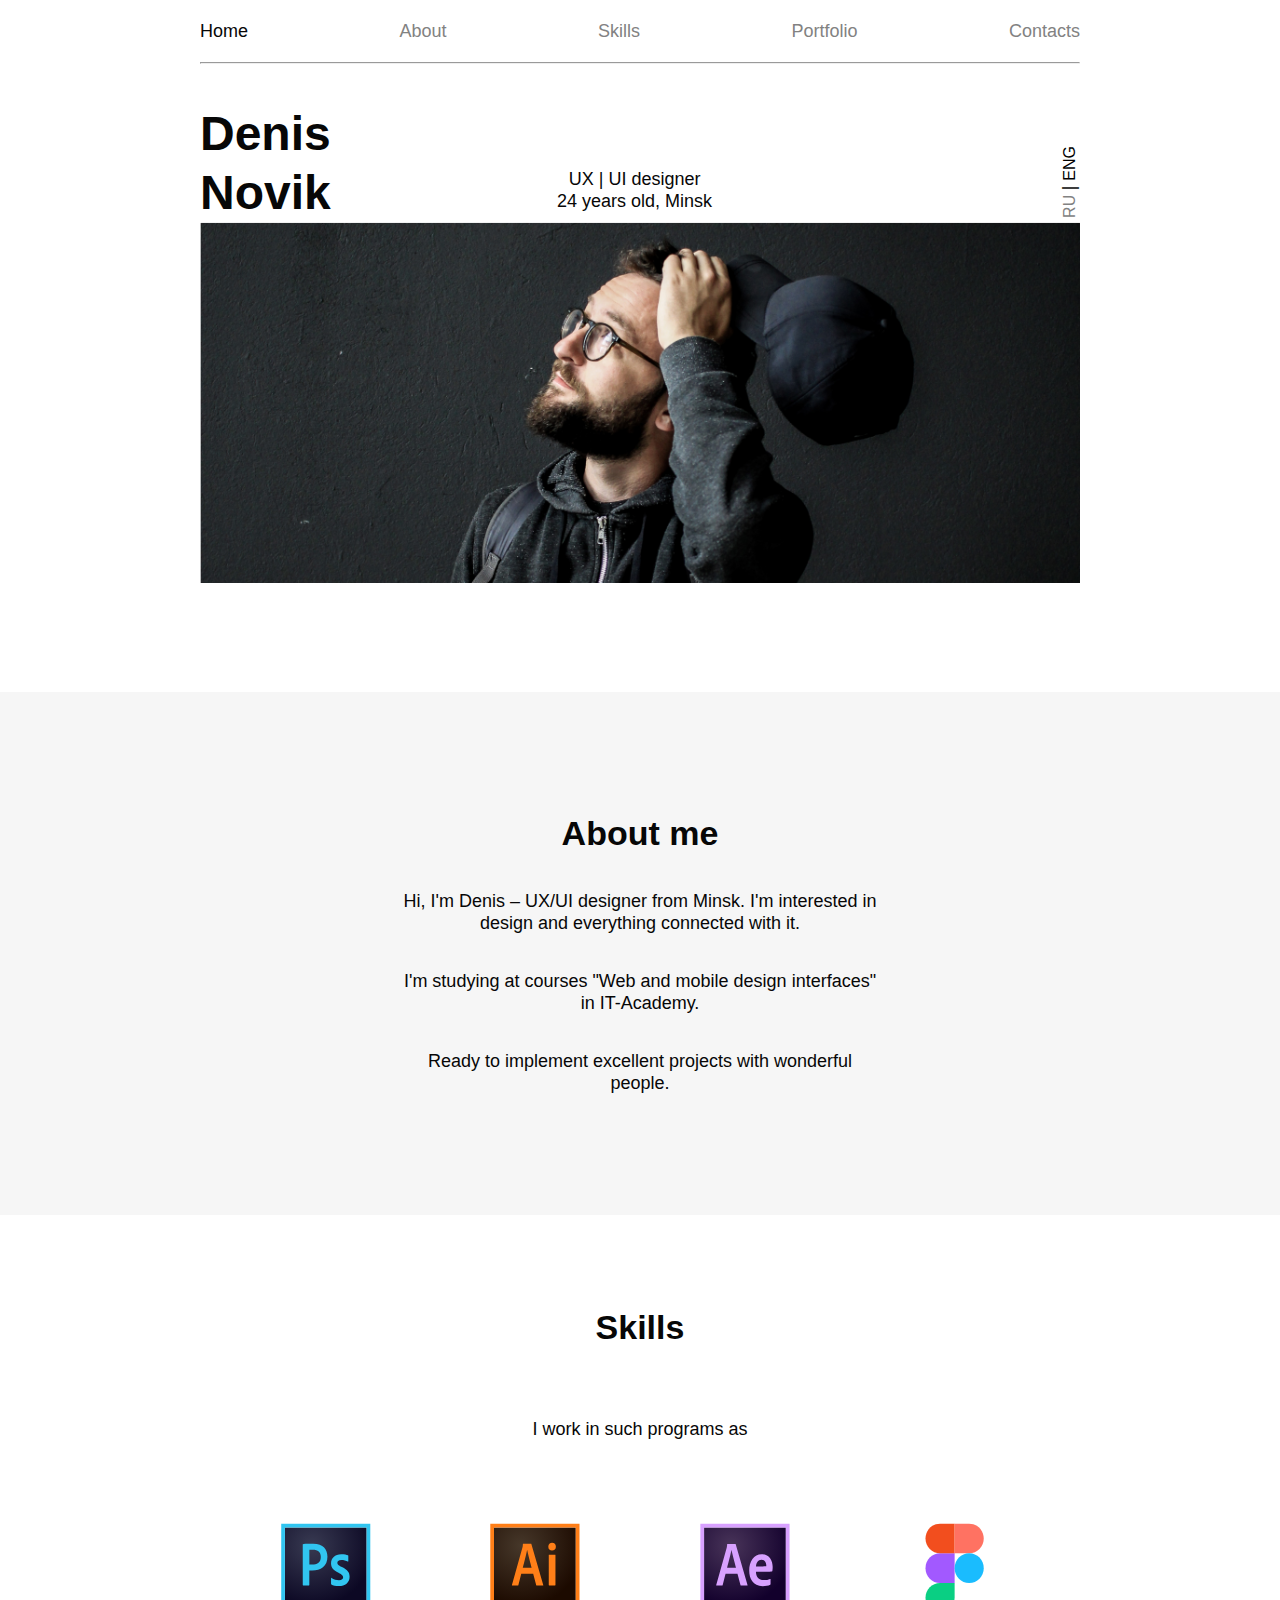
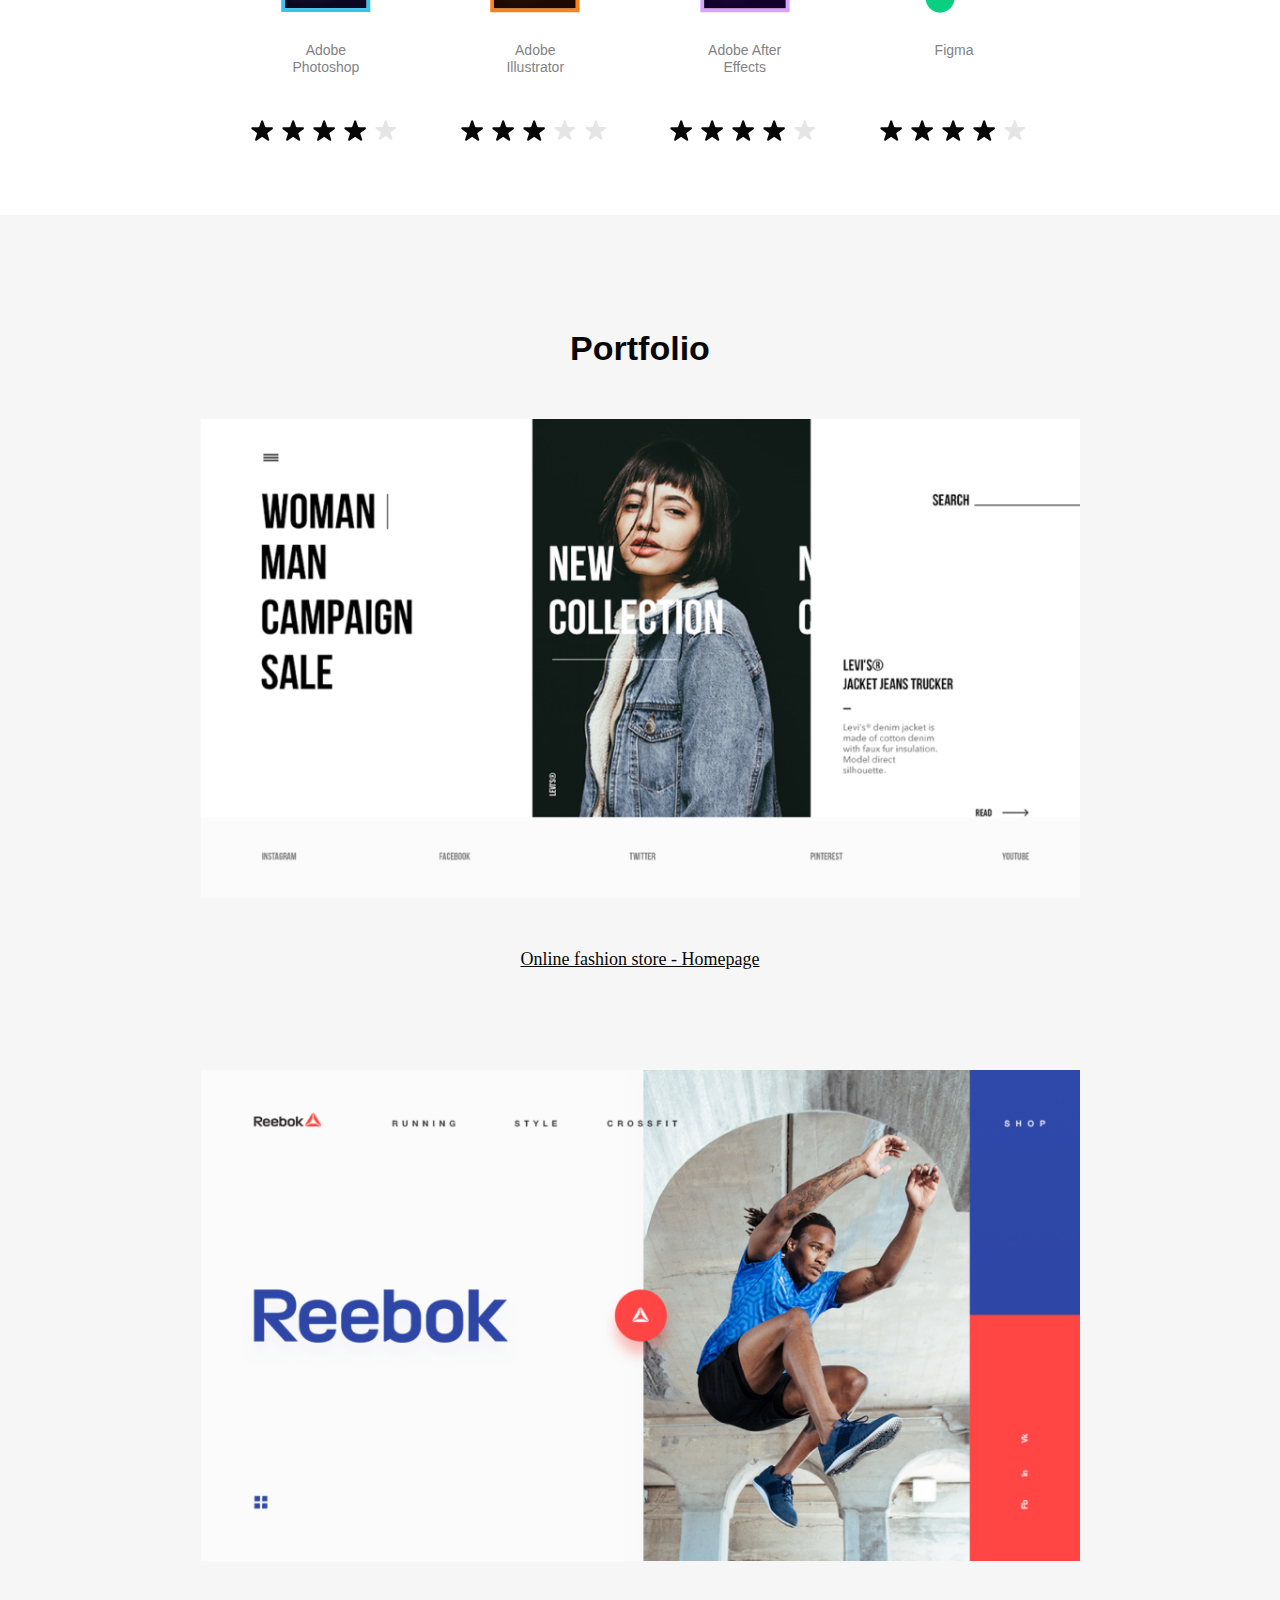
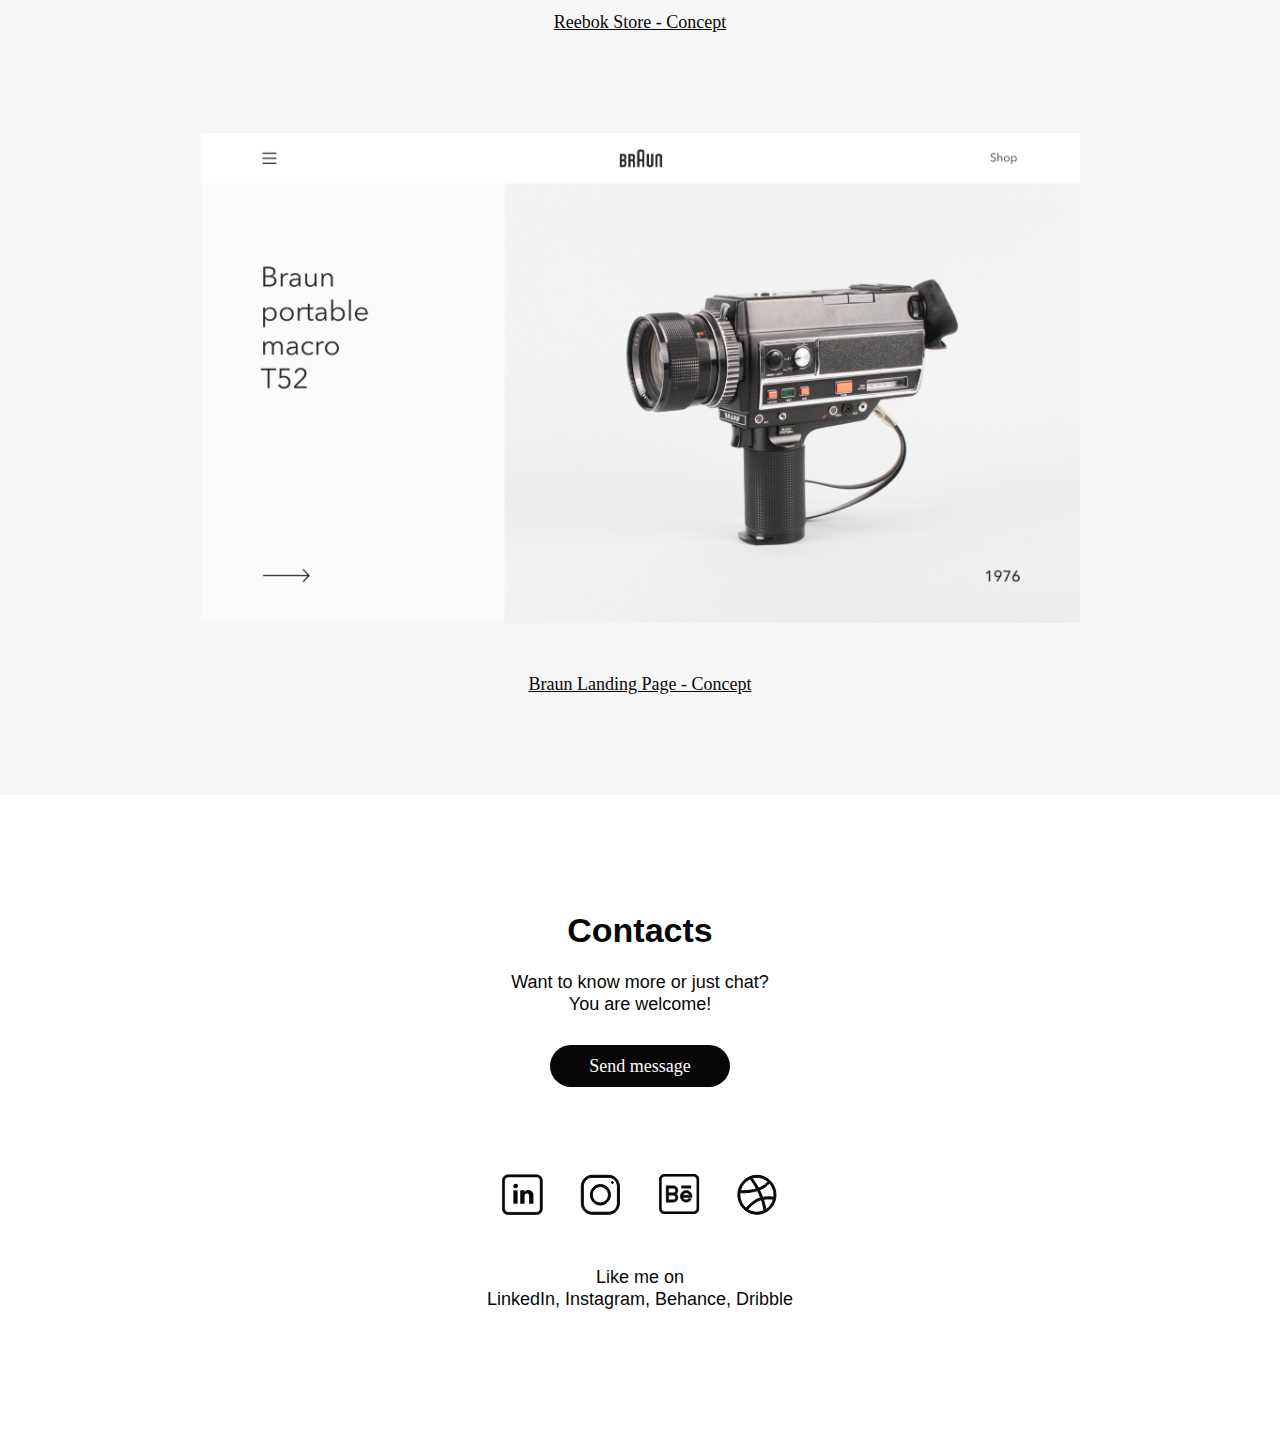
<file: index.html>
<!DOCTYPE html>
<html lang="en">
<head>
    <meta charset="UTF-8">
    <meta http-equiv="X-UA-Compatible" content="IE=edge">
    <meta name="viewport" content="width=device-width, initial-scale=1.0">
    <title>Portfolio</title>
    <link rel="stylesheet" href="src/css/style.css">
</head>
<body>
    <header>
        <div class="container">
            <div class="row">
                <nav class="nav__header desktop">
                    <ul class="nav__header-menu">
                        <li class="nav__header-list active"><a href="#" class="nav_link">Home</a></li>
                        <li class="nav__header-list"><a href="#about" class="nav_link">About</a></li>
                        <li class="nav__header-list"><a href="#skills" class="nav_link">Skills</a></li>
                        <li class="nav__header-list"><a href="#portfolio" class="nav_link">Portfolio</a></li>
                        <li class="nav__header-list"><a href="#contacts" class="nav_link">Contacts</a></li>
                    </ul>
                    <hr>  
                </nav>
            </div>
        </div>
        <div class="row">
            <div class="mobile">
                <nav class="nav__header menu__mobile">
                    <div class="menu__inner">
                        <div class="menu__burger"> <span>toggle menu</span> </div>
                    </div>
                    <ul class="menu">
                        <li class="menu__item active"><a href="#" class="nav_link">Home</a></li>
                        <li class="menu__item"><a href="#about" class="nav_link">About</a></li>
                        <li class="menu__item"><a href="#skills" class="nav_link">Skills</a></li>
                        <li class="menu__item"><a href="#portfolio" class="nav_link">Portfolio</a></li>
                        <li class="menu__item"><a href="#contacts" class="nav_link">Contacts</a></li>
                        <li class="menu__item">
                            <div class="content__item mobile">
                                <div class="language">
                                    <div class="language__link"><a href="src/index_ru.html">RU </a></div>|
                                    <div class="language__link active"><a href="#"> ENG</a></div>
                                </div>
                            </div>
                        </li>
                      </ul>
                </nav>
            </div>
        </div>
    </header>
    <div class="content">
        <div class="container">
            <div class="row">
                <div class="mobile">
                    <div class="content__item-mob">
                        <div class="name">
                            <h1>Denis Novik</h1>
                        </div>
                    </div>
                    <div class="content__item-mob">
                        <div class="preview-mob">
                            <p>UX | UI designer</p>
                            <p>24 years old, Minsk</p>
                        </div>
                    </div>
                </div>
            </div>
            <div class="row">
                <div class="content__item desktop">
                    <div class="name">
                        <h1>Denis Novik</h1>
                    </div>
                </div>
                <div class="content__item desktop">
                    <div class="preview">
                        <p>UX | UI designer</p>
                        <p>24 years old, Minsk</p>
                    </div>
                </div>
                <div class="content__item desktop">
                    <div class="language">
                        <div class="language__link"><a href="src/index_ru.html">RU </a></div>|
                        <div class="language__link active"><a href="#"> ENG</a></div>
                    </div>
                </div>
            </div>
            <div class="row">
                <div class="content__img desktop">
                    <img src="src/img/avatar.png" alt="Avatar">
                </div>
                <div class="content__img mobile">
                    <img src="src/img/avatar2.png" alt="Avatar">
                </div>
            </div>
        </div>
    </div>
    <div id="about" class="about">
        <div class="container">
            <div class="row">
                <div class="about__title">
                    <h2>About me</h2>
                </div>
            </div>
            <div class="row">
                <div class="about__text">
                    <p>Hi, I'm Denis – UX/UI designer from Minsk. I'm interested in design and everything connected with it.</p>
                    <p>I'm studying at courses "Web and mobile design interfaces" in IT-Academy.</p>
                    <p>Ready to implement excellent projects with wonderful people.</p>
                </div>
            </div>
        </div>
    </div>
    <div id="skills" class="skills">
        <div class="container">
            <div class="row">
                <div class="skills__title">
                    <h2>Skills</h2>
                </div>
            </div>
            <div class="row">
                <div class="skills__text">
                    <p>I work in such programs as</p>
                </div>
            </div>
            <div class="row marks">
                <div class="skills__item">
                    <div class="skills__item-img">
                        <svg width="90" height="90" viewBox="0 0 90 90" fill="none" xmlns="http://www.w3.org/2000/svg">
                            <path d="M3.93408 4.42578H85.5995V85.2804H3.93408V4.42578Z" fill="url(#paint0_radial_167_561)"/>
                            <path d="M3.93406 4.42575H85.5994V85.2803H3.93406V4.42575ZM0.221191 89.0596H89.2945V0.646484H0.221191V89.0596ZM60.2876 36.9311C57.3602 36.9311 56.3606 38.4392 56.3606 39.6929C56.3606 41.0556 57.021 42.0004 60.9659 44.0717C66.7852 46.9425 68.6059 49.7043 68.6059 53.7379C68.6059 59.7884 64.0719 63.0408 57.9492 63.0408C54.7183 63.0408 51.9337 62.3685 50.345 61.4237C50.0772 61.3146 50.0415 61.1148 50.0415 60.8241V55.246C50.0415 54.8645 50.22 54.7554 50.4878 54.9371C52.8262 56.4815 55.5037 57.172 57.9492 57.172C60.8767 57.172 62.1084 55.9183 62.1084 54.2285C62.1084 52.8658 61.2515 51.6666 57.503 49.6861C52.2371 47.1242 50.0415 44.526 50.0415 40.1653C50.0415 35.2958 53.7901 31.244 60.2876 31.244C63.4828 31.244 65.7141 31.7346 66.928 32.2979C67.2314 32.4796 67.3028 32.7884 67.3028 33.061V38.2393C67.3028 38.5482 67.1243 38.7299 66.7495 38.6209C65.1072 37.567 62.6974 36.9311 60.2876 36.9311ZM28.3712 41.419C29.228 41.4917 29.8885 41.4917 31.3701 41.4917C35.7077 41.4917 39.7954 39.9472 39.7954 33.9331C39.7954 29.1364 36.868 26.7198 31.9234 26.7198C30.4418 26.7198 29.0317 26.7925 28.3533 26.8288L28.3712 41.419ZM21.7487 21.3598C21.7487 21.0872 22.2664 20.9055 22.5698 20.9055C24.9439 20.7965 28.4783 20.7238 32.1376 20.7238C42.4194 20.7238 46.4358 26.4654 46.4358 33.7878C46.4358 43.3813 39.5991 47.5058 31.2094 47.5058C29.7992 47.5058 29.3173 47.4331 28.3176 47.4331V61.9324C28.3176 62.2413 28.2105 62.3867 27.8714 62.3867H22.195C21.8915 62.3867 21.7487 62.2776 21.7487 61.9324V21.3598Z" fill="#31C5F0"/>
                            <defs>
                            <radialGradient id="paint0_radial_167_561" cx="0" cy="0" r="1" gradientUnits="userSpaceOnUse" gradientTransform="translate(30.8385 22.5656) scale(62.0565 61.1565)">
                            <stop stop-color="#34364E" stop-opacity="0.98"/>
                            <stop offset="1" stop-color="#0C0824"/>
                            </radialGradient>
                            </defs>
                        </svg>                
                    </div>
                    <div class="skills__item-title"><p>Adobe Photoshop</p></div>
                    <div class="skills__item-mark">
                        <div class="mark__star">
                            <div class="star-dark"></div>
                        </div>
                        <div class="mark__star">
                            <div class="star-dark"></div>
                        </div>
                        <div class="mark__star">
                            <div class="star-dark"></div>
                        </div>
                        <div class="mark__star">
                            <div class="star-dark"></div>
                        </div>
                        <div class="mark__star">
                            <div class="star-light"></div>
                        </div>
                    </div>
                </div>
                <div class="skills__item">
                    <div class="skills__item-img">
                        <svg viewBox="0 0 90 90" fill="none" xmlns="http://www.w3.org/2000/svg">
                            <path d="M4.00342 4.45312H85.7639V85.458H4.00342V4.45312Z" fill="url(#paint0_radial_167_574)"/>
                            <path d="M4.00341 4.45367H85.7639V85.4586H4.00341V4.45367ZM0.287842 89.2423H89.4973V0.669922H0.287842V89.2423ZM58.7188 32.2496C58.7188 31.9404 58.826 31.7949 59.1654 31.7949H65.0067C65.3104 31.7949 65.4533 31.904 65.4533 32.2496V62.1194C65.4533 62.4287 65.3818 62.5742 65.0067 62.5742H59.2368C58.8617 62.5742 58.7545 62.3923 58.7545 62.083V32.2496H58.7188V32.2496ZM58.3079 23.6453C58.3079 21.2258 59.9871 19.7888 62.095 19.7888C64.3636 19.7888 65.882 21.335 65.882 23.6453C65.882 26.1374 64.2922 27.5018 62.0235 27.5018C59.8799 27.52 58.3079 26.1556 58.3079 23.6453ZM41.5879 44.6923C40.5518 40.4902 38.0866 31.3401 37.1578 26.9015H37.0863C36.3003 31.3219 34.3353 38.8166 32.7812 44.6923H41.5879ZM31.2629 50.8227L28.3333 62.174C28.2618 62.4832 28.1546 62.556 27.7795 62.556H22.3133C21.9382 62.556 21.8667 62.4468 21.9382 61.9921L32.4954 24.3729C32.6741 23.6998 32.7991 23.0813 32.8706 21.2258C32.8706 20.953 32.9777 20.8438 33.1742 20.8438H40.9805C41.2485 20.8438 41.3556 20.9166 41.4271 21.2258L53.2526 62.0648C53.3241 62.3741 53.2526 62.556 52.9489 62.556H46.7861C46.4824 62.556 46.3038 62.4832 46.2323 62.2104L43.1777 50.8227H31.2629Z" fill="#FF7F18"/>
                            <defs>
                            <radialGradient id="paint0_radial_167_574" cx="0" cy="0" r="1" gradientUnits="userSpaceOnUse" gradientTransform="translate(30.958 22.6304) scale(62.1406 61.2673)">
                            <stop stop-color="#423325" stop-opacity="0.98"/>
                            <stop offset="1" stop-color="#1C0A00"/>
                            </radialGradient>
                            </defs>
                        </svg>              
                    </div>
                    <div class="skills__item-title"><p>Adobe Illustrator</p></div>
                    <div class="skills__item-mark">
                        <div class="mark__star">
                            <div class="star-dark"></div>
                        </div>
                        <div class="mark__star">
                            <div class="star-dark"></div>
                        </div>
                        <div class="mark__star">
                            <div class="star-dark"></div>
                        </div>
                        <div class="mark__star">
                            <div class="star-light"></div>
                        </div>
                        <div class="mark__star">
                            <div class="star-light"></div>
                        </div>
                    </div>
                </div>
                <div class="skills__item">
                    <div class="skills__item-img">
                        <svg viewBox="0 0 90 90" fill="none" xmlns="http://www.w3.org/2000/svg">
                            <path d="M4.07031 4.45312H85.8308V85.458H4.07031V4.45312Z" fill="url(#paint0_radial_167_586)"/>
                            <path d="M4.07031 4.45367H85.8308V85.4586H4.07031V4.45367ZM0.354736 89.2423H89.5643V0.669922H0.354736V89.2423ZM63.4659 43.3644C65.3594 43.3644 66.0383 43.3644 66.2169 43.2916C66.2169 43.0188 66.2883 42.8369 66.2883 42.6549C66.2883 40.6175 65.3237 36.8338 61.4652 36.8338C57.8926 36.8338 56.3742 40.0172 55.9991 43.3826H63.4659V43.3644ZM55.9276 48.5489C55.9991 53.6606 58.3749 57.0987 64.0376 57.0987C66.2347 57.0987 68.1283 56.7894 70.0932 55.9344C70.3612 55.8253 70.5398 55.8617 70.5398 56.2073V60.937C70.5398 61.319 70.4326 61.5009 70.1647 61.701C68.1997 62.6833 65.7346 63.1381 62.6978 63.1381C52.8908 63.1381 49.211 55.7525 49.211 47.5483C49.211 38.6165 53.7483 31.3037 61.7332 31.3037C69.8431 31.3037 72.6655 38.2345 72.6655 43.8737C72.6655 45.6929 72.5584 47.1663 72.3619 47.894C72.2904 48.2032 72.1832 48.3124 71.8796 48.3851C71.1293 48.4943 68.95 48.658 65.681 48.658H55.9455V48.5489H55.9276ZM35.9921 44.6923C34.956 40.4902 32.4194 31.3401 31.4905 26.9015H31.4191C30.6331 31.3219 28.5967 38.8166 27.0783 44.6923H35.9921ZM25.5599 50.8227L22.6303 62.1376C22.5589 62.4468 22.4517 62.556 22.0766 62.556H16.5925C16.2174 62.556 16.1459 62.4468 16.2174 61.9921L26.7746 24.4093C26.9533 23.7362 27.0783 23.1905 27.1498 21.2986C27.1498 21.0257 27.2569 20.9166 27.4534 20.9166H35.2597C35.5277 20.9166 35.6348 20.9894 35.7063 21.2986L47.514 62.0648C47.5854 62.3741 47.514 62.556 47.2103 62.556H41.0832C40.7795 62.556 40.6008 62.4468 40.5294 62.174L37.4748 50.8227H25.5599Z" fill="#D8A1FF"/>
                            <defs>
                            <radialGradient id="paint0_radial_167_586" cx="0" cy="0" r="1" gradientUnits="userSpaceOnUse" gradientTransform="translate(31.0228 22.6143) scale(62.1407 61.2673)">
                            <stop stop-color="#442F55" stop-opacity="0.98"/>
                            <stop offset="1" stop-color="#12002C"/>
                            </radialGradient>
                            </defs>
                        </svg>                            
                    </div>
                    <div class="skills__item-title"><p>Adobe After Effects</p></div>
                    <div class="skills__item-mark">
                        <div class="mark__star">
                            <div class="star-dark"></div>
                        </div>
                        <div class="mark__star">
                            <div class="star-dark"></div>
                        </div>
                        <div class="mark__star">
                            <div class="star-dark"></div>
                        </div>
                        <div class="mark__star">
                            <div class="star-dark"></div>
                        </div>
                        <div class="mark__star">
                            <div class="star-light"></div>
                        </div>
                    </div>
                </div>
                <div class="skills__item">
                    <div class="skills__item-img figma">
                        <svg viewBox="0 0 59 90" fill="none" xmlns="http://www.w3.org/2000/svg">
                            <path d="M15.0513 89.6612C23.0898 89.6612 29.61 83.0214 29.61 74.8355V60.0098H15.0513C7.0128 60.0098 0.492676 66.6495 0.492676 74.8355C0.492676 83.0214 7.0128 89.6612 15.0513 89.6612Z" fill="#0ACF83"/>
                            <path d="M0.492676 45.1655C0.492676 36.9796 7.0128 30.3398 15.0513 30.3398H29.61V60.0094H15.0513C7.0128 59.9912 0.492676 53.3515 0.492676 45.1655Z" fill="#A259FF"/>
                            <path d="M0.492676 15.4956C0.492676 7.30965 7.0128 0.669922 15.0513 0.669922H29.61V30.3395H15.0513C7.0128 30.3395 0.492676 23.6816 0.492676 15.4956Z" fill="#F24E1E"/>
                            <path d="M29.6279 0.669922H44.1866C52.2251 0.669922 58.7452 7.30965 58.7452 15.4956C58.7452 23.6816 52.2251 30.3213 44.1866 30.3213H29.6279V0.669922Z" fill="#FF7262"/>
                            <path d="M58.7452 45.1655C58.7452 53.3515 52.2251 59.9913 44.1866 59.9913C36.1481 59.9913 29.6279 53.3515 29.6279 45.1655C29.6279 36.9796 36.1481 30.3398 44.1866 30.3398C52.2251 30.3398 58.7452 36.9796 58.7452 45.1655Z" fill="#1ABCFE"/>
                        </svg>                            
                    </div>
                    <div class="skills__item-title"><p>Figma</p></div>
                    <div class="skills__item-mark">
                        <div class="mark__star">
                            <div class="star-dark"></div>
                        </div>
                        <div class="mark__star">
                            <div class="star-dark"></div>
                        </div>
                        <div class="mark__star">
                            <div class="star-dark"></div>
                        </div>
                        <div class="mark__star">
                            <div class="star-dark"></div>
                        </div>
                        <div class="mark__star">
                            <div class="star-light"></div>
                        </div>
                    </div>
                </div>
            </div>
        </div>
    </div>
    <div id="portfolio" class="portfolio">
        <div class="container">
            <div class="row">
                <div class="portfolio__title">
                    <h2>Portfolio</h2>
                </div>
            </div>
            <div class="row">
                <div class="portfolio__item">
                    <div class="portfolio__item-img">
                        <img src="src/img/portfolio1.png" alt="Online fashion store">
                    </div>
                    <div class="portfolio__item-link">
                        <a class="portfolio__link" href="">Online fashion store - Homepage</a>
                    </div>
                </div>
                <div class="portfolio__item">
                    <div class="portfolio__item-img">
                        <img src="src/img/portfolio2.png" alt="Reebok Store">
                    </div>
                    <div class="portfolio__item-link">
                        <a class="portfolio__link" href="">Reebok Store - Concept</a>
                    </div>
                </div>
                <div class="portfolio__item">
                    <div class="portfolio__item-img">
                        <img src="src/img/portfolio3.png" alt="Braun Landing Page">                        
                    </div>
                    <div class="portfolio__item-link">
                        <a class="portfolio__link" href="">Braun Landing Page - Concept</a>
                    </div>
                </div>
            </div>
        </div>
    </div>
    <footer>
        <div id="contacts" class="contacts">
            <div class="container">
                <div class="row">
                    <div class="contacts__title">
                        <h2>Contacts</h2>
                    </div>
                </div>
                <div class="row">
                    <div class="contacts__text">
                        <p>Want to know more or just chat?</p>
                        <p>You are welcome!</p>
                    </div>
                </div>
                <div class="row">
                    <div class="contacts__button">
                        <div class="btn">Send message</div>
                    </div>
                </div>
                <div class="row links">
                    <div class="contacts__item">
                        <div class="contacts__link">
                            <a href="https://ru.linkedin.com/" target="_blank" class="linkedin">
                                <svg viewBox="0 0 41 41" fill="none" xmlns="http://www.w3.org/2000/svg">
                                    <path d="M34.5749 0.642578H6.17579C2.93143 0.642578 0.291992 3.27494 0.291992 6.51061V34.8336C0.291992 38.0693 2.93143 40.7017 6.17579 40.7017H34.5749C37.8193 40.7017 40.4587 38.0693 40.4587 34.8336V6.51061C40.4587 3.27494 37.8193 0.642578 34.5749 0.642578ZM38.1052 34.8336C38.1052 36.775 36.5215 38.3544 34.5749 38.3544H6.17579C4.22923 38.3544 2.64551 36.775 2.64551 34.8336V6.51061C2.64551 4.56927 4.22923 2.98979 6.17579 2.98979H34.5749C36.5215 2.98979 38.1052 4.56927 38.1052 6.51061V34.8336Z" fill="#070707" stroke="#070707" stroke-width="0.5"/>
                                    <mask id="path-2-inside-1_176_3" fill="white">
                                    <path d="M31.4199 29.6787C29.9833 29.6787 28.5569 29.6787 27.1084 29.6787C27.1084 29.6094 27.1084 29.5448 27.1084 29.4801C27.1084 27.1456 27.1081 24.8111 27.1087 22.4769C27.1087 21.98 27.0718 21.4893 26.947 21.0047C26.4316 19.0061 24.2058 19.1229 23.3203 20.0701C22.8753 20.5461 22.5845 21.0841 22.5723 21.7489C22.5695 21.9071 22.5603 22.0656 22.5603 22.2237C22.5593 24.6398 22.5597 27.0561 22.5597 29.4721C22.5597 29.5374 22.5597 29.6027 22.5597 29.6775C21.1173 29.6775 19.6912 29.6775 18.2559 29.6775C18.2559 25.2222 18.2559 20.7714 18.2559 16.3124C19.6887 16.3124 21.1148 16.3124 22.5575 16.3124C22.5575 16.916 22.5575 17.5106 22.5575 18.1053C22.5689 18.1102 22.5802 18.1154 22.5919 18.1203C22.6227 18.0786 22.654 18.0375 22.6844 17.9955C23.1156 17.3966 23.6111 16.8657 24.2694 16.5067C25.0046 16.1055 25.7988 15.9709 26.6252 15.9948C27.5202 16.0209 28.3694 16.2223 29.1347 16.7038C30.1158 17.3212 30.7136 18.2245 31.0637 19.3081C31.3366 20.1525 31.426 21.0237 31.4269 21.9059C31.4291 24.4445 31.4279 26.9834 31.4276 29.5221C31.4276 29.5717 31.4229 29.6214 31.4199 29.6787Z"/>
                                    </mask>
                                    <path d="M31.4199 29.6787C29.9833 29.6787 28.5569 29.6787 27.1084 29.6787C27.1084 29.6094 27.1084 29.5448 27.1084 29.4801C27.1084 27.1456 27.1081 24.8111 27.1087 22.4769C27.1087 21.98 27.0718 21.4893 26.947 21.0047C26.4316 19.0061 24.2058 19.1229 23.3203 20.0701C22.8753 20.5461 22.5845 21.0841 22.5723 21.7489C22.5695 21.9071 22.5603 22.0656 22.5603 22.2237C22.5593 24.6398 22.5597 27.0561 22.5597 29.4721C22.5597 29.5374 22.5597 29.6027 22.5597 29.6775C21.1173 29.6775 19.6912 29.6775 18.2559 29.6775C18.2559 25.2222 18.2559 20.7714 18.2559 16.3124C19.6887 16.3124 21.1148 16.3124 22.5575 16.3124C22.5575 16.916 22.5575 17.5106 22.5575 18.1053C22.5689 18.1102 22.5802 18.1154 22.5919 18.1203C22.6227 18.0786 22.654 18.0375 22.6844 17.9955C23.1156 17.3966 23.6111 16.8657 24.2694 16.5067C25.0046 16.1055 25.7988 15.9709 26.6252 15.9948C27.5202 16.0209 28.3694 16.2223 29.1347 16.7038C30.1158 17.3212 30.7136 18.2245 31.0637 19.3081C31.3366 20.1525 31.426 21.0237 31.4269 21.9059C31.4291 24.4445 31.4279 26.9834 31.4276 29.5221C31.4276 29.5717 31.4229 29.6214 31.4199 29.6787Z" fill="#070707"/>
                                    <path d="M31.4199 29.6787V29.7093H31.4489L31.4504 29.6804L31.4199 29.6787ZM27.1084 29.6787H27.0778V29.7093H27.1084V29.6787ZM27.1087 22.4769L27.1393 22.4769V22.4769H27.1087ZM26.947 21.0047L26.9767 20.9971L26.9767 20.997L26.947 21.0047ZM23.3203 20.0701L23.3427 20.091L23.3427 20.091L23.3203 20.0701ZM22.5723 21.7489L22.5417 21.7484L22.5417 21.7484L22.5723 21.7489ZM22.5603 22.2237L22.5909 22.2237V22.2237H22.5603ZM22.5597 29.6775V29.7081H22.5903V29.6775H22.5597ZM18.2559 29.6775H18.2253V29.7081H18.2559V29.6775ZM18.2559 16.3124V16.2818H18.2253V16.3124H18.2559ZM22.5575 16.3124H22.5881V16.2818H22.5575V16.3124ZM22.5575 18.1053H22.5269V18.1254L22.5454 18.1334L22.5575 18.1053ZM22.5919 18.1203L22.5801 18.1485L22.6023 18.1578L22.6166 18.1385L22.5919 18.1203ZM22.6844 17.9955L22.7092 18.0135L22.7093 18.0134L22.6844 17.9955ZM24.2694 16.5067L24.2841 16.5336L24.2841 16.5336L24.2694 16.5067ZM26.6252 15.9948L26.6261 15.9643L26.6261 15.9643L26.6252 15.9948ZM29.1347 16.7038L29.151 16.6779L29.151 16.6779L29.1347 16.7038ZM31.0637 19.3081L31.0345 19.3175L31.0345 19.3175L31.0637 19.3081ZM31.4269 21.9059L31.4576 21.9058V21.9058L31.4269 21.9059ZM31.4276 29.5221L31.397 29.5221V29.5221H31.4276ZM31.4199 29.6481C31.4171 29.6481 31.4143 29.6481 31.4115 29.6481C31.4087 29.6481 31.4058 29.6481 31.403 29.6481C31.4002 29.6481 31.3974 29.6481 31.3946 29.6481C31.3918 29.6481 31.389 29.6481 31.3862 29.6481C31.3834 29.6481 31.3806 29.6481 31.3778 29.6481C31.375 29.6481 31.3722 29.6481 31.3694 29.6481C31.3666 29.6481 31.3638 29.6481 31.361 29.6481C31.3582 29.6481 31.3553 29.6481 31.3525 29.6481C31.3497 29.6481 31.3469 29.6481 31.3441 29.6481C31.3413 29.6481 31.3385 29.6481 31.3357 29.6481C31.3329 29.6481 31.3301 29.6481 31.3273 29.6481C31.3245 29.6481 31.3217 29.6481 31.3189 29.6481C31.3161 29.6481 31.3133 29.6481 31.3105 29.6481C31.3077 29.6481 31.3049 29.6481 31.3021 29.6481C31.2993 29.6481 31.2964 29.6481 31.2936 29.6481C31.2908 29.6481 31.288 29.6481 31.2852 29.6481C31.2824 29.6481 31.2796 29.6481 31.2768 29.6481C31.274 29.6481 31.2712 29.6481 31.2684 29.6481C31.2656 29.6481 31.2628 29.6481 31.26 29.6481C31.2572 29.6481 31.2544 29.6481 31.2516 29.6481C31.2488 29.6481 31.246 29.6481 31.2432 29.6481C31.2404 29.6481 31.2376 29.6481 31.2347 29.6481C31.2319 29.6481 31.2291 29.6481 31.2263 29.6481C31.2235 29.6481 31.2207 29.6481 31.2179 29.6481C31.2151 29.6481 31.2123 29.6481 31.2095 29.6481C31.2067 29.6481 31.2039 29.6481 31.2011 29.6481C31.1983 29.6481 31.1955 29.6481 31.1927 29.6481C31.1899 29.6481 31.1871 29.6481 31.1843 29.6481C31.1815 29.6481 31.1787 29.6481 31.1759 29.6481C31.1731 29.6481 31.1703 29.6481 31.1675 29.6481C31.1647 29.6481 31.1618 29.6481 31.159 29.6481C31.1562 29.6481 31.1534 29.6481 31.1506 29.6481C31.1478 29.6481 31.145 29.6481 31.1422 29.6481C31.1394 29.6481 31.1366 29.6481 31.1338 29.6481C31.131 29.6481 31.1282 29.6481 31.1254 29.6481C31.1226 29.6481 31.1198 29.6481 31.117 29.6481C31.1142 29.6481 31.1114 29.6481 31.1086 29.6481C31.1058 29.6481 31.103 29.6481 31.1002 29.6481C31.0974 29.6481 31.0946 29.6481 31.0918 29.6481C31.089 29.6481 31.0862 29.6481 31.0834 29.6481C31.0806 29.6481 31.0777 29.6481 31.0749 29.6481C31.0721 29.6481 31.0693 29.6481 31.0665 29.6481C31.0637 29.6481 31.0609 29.6481 31.0581 29.6481C31.0553 29.6481 31.0525 29.6481 31.0497 29.6481C31.0469 29.6481 31.0441 29.6481 31.0413 29.6481C31.0385 29.6481 31.0357 29.6481 31.0329 29.6481C31.0301 29.6481 31.0273 29.6481 31.0245 29.6481C31.0217 29.6481 31.0189 29.6481 31.0161 29.6481C31.0133 29.6481 31.0105 29.6481 31.0077 29.6481C31.0049 29.6481 31.0021 29.6481 30.9993 29.6481C30.9965 29.6481 30.9937 29.6481 30.9909 29.6481C30.9881 29.6481 30.9853 29.6481 30.9825 29.6481C30.9797 29.6481 30.9769 29.6481 30.9741 29.6481C30.9712 29.6481 30.9684 29.6481 30.9656 29.6481C30.9628 29.6481 30.96 29.6481 30.9572 29.6481C30.9544 29.6481 30.9516 29.6481 30.9488 29.6481C30.946 29.6481 30.9432 29.6481 30.9404 29.6481C30.9376 29.6481 30.9348 29.6481 30.932 29.6481C30.9292 29.6481 30.9264 29.6481 30.9236 29.6481C30.9208 29.6481 30.918 29.6481 30.9152 29.6481C30.9124 29.6481 30.9096 29.6481 30.9068 29.6481C30.904 29.6481 30.9012 29.6481 30.8984 29.6481C30.8956 29.6481 30.8928 29.6481 30.89 29.6481C30.8872 29.6481 30.8844 29.6481 30.8816 29.6481C30.8788 29.6481 30.876 29.6481 30.8732 29.6481C30.8704 29.6481 30.8676 29.6481 30.8648 29.6481C30.862 29.6481 30.8592 29.6481 30.8564 29.6481C30.8536 29.6481 30.8508 29.6481 30.848 29.6481C30.8452 29.6481 30.8424 29.6481 30.8396 29.6481C30.8368 29.6481 30.834 29.6481 30.8312 29.6481C30.8284 29.6481 30.8256 29.6481 30.8227 29.6481C30.8199 29.6481 30.8171 29.6481 30.8143 29.6481C30.8115 29.6481 30.8087 29.6481 30.8059 29.6481C30.8031 29.6481 30.8003 29.6481 30.7975 29.6481C30.7947 29.6481 30.7919 29.6481 30.7891 29.6481C30.7863 29.6481 30.7835 29.6481 30.7807 29.6481C30.7779 29.6481 30.7751 29.6481 30.7723 29.6481C30.7695 29.6481 30.7667 29.6481 30.7639 29.6481C30.7611 29.6481 30.7583 29.6481 30.7555 29.6481C30.7527 29.6481 30.7499 29.6481 30.7471 29.6481C30.7443 29.6481 30.7415 29.6481 30.7387 29.6481C30.7359 29.6481 30.7331 29.6481 30.7303 29.6481C30.7275 29.6481 30.7247 29.6481 30.7219 29.6481C30.7191 29.6481 30.7163 29.6481 30.7135 29.6481C30.7107 29.6481 30.7079 29.6481 30.7051 29.6481C30.7023 29.6481 30.6995 29.6481 30.6967 29.6481C30.6939 29.6481 30.6911 29.6481 30.6883 29.6481C30.6855 29.6481 30.6827 29.6481 30.6799 29.6481C30.6771 29.6481 30.6743 29.6481 30.6715 29.6481C30.6687 29.6481 30.6659 29.6481 30.6631 29.6481C30.6603 29.6481 30.6575 29.6481 30.6547 29.6481C30.6519 29.6481 30.6491 29.6481 30.6463 29.6481C30.6435 29.6481 30.6407 29.6481 30.6379 29.6481C30.6351 29.6481 30.6323 29.6481 30.6295 29.6481C30.6267 29.6481 30.6239 29.6481 30.6211 29.6481C30.6183 29.6481 30.6155 29.6481 30.6127 29.6481C30.6099 29.6481 30.6071 29.6481 30.6043 29.6481C30.6015 29.6481 30.5987 29.6481 30.5959 29.6481C30.5931 29.6481 30.5903 29.6481 30.5875 29.6481C30.5847 29.6481 30.5819 29.6481 30.5791 29.6481C30.5763 29.6481 30.5735 29.6481 30.5707 29.6481C30.5679 29.6481 30.5651 29.6481 30.5623 29.6481C30.5595 29.6481 30.5567 29.6481 30.5539 29.6481C30.5511 29.6481 30.5483 29.6481 30.5455 29.6481C30.5427 29.6481 30.5399 29.6481 30.5371 29.6481C30.5343 29.6481 30.5315 29.6481 30.5287 29.6481C30.5259 29.6481 30.5231 29.6481 30.5203 29.6481C30.5175 29.6481 30.5147 29.6481 30.5119 29.6481C30.5091 29.6481 30.5063 29.6481 30.5035 29.6481C30.5007 29.6481 30.4979 29.6481 30.4951 29.6481C30.4923 29.6481 30.4895 29.6481 30.4867 29.6481C30.4839 29.6481 30.4811 29.6481 30.4783 29.6481C30.4755 29.6481 30.4727 29.6481 30.4699 29.6481C30.4671 29.6481 30.4643 29.6481 30.4615 29.6481C30.4587 29.6481 30.4559 29.6481 30.4531 29.6481C30.4503 29.6481 30.4475 29.6481 30.4447 29.6481C30.4419 29.6481 30.4391 29.6481 30.4363 29.6481C30.4335 29.6481 30.4307 29.6481 30.4279 29.6481C30.4251 29.6481 30.4223 29.6481 30.4195 29.6481C30.4167 29.6481 30.4139 29.6481 30.4111 29.6481C30.4083 29.6481 30.4055 29.6481 30.4027 29.6481C30.3999 29.6481 30.3971 29.6481 30.3943 29.6481C30.3915 29.6481 30.3887 29.6481 30.3859 29.6481C30.3831 29.6481 30.3803 29.6481 30.3775 29.6481C30.3747 29.6481 30.3719 29.6481 30.3691 29.6481C30.3663 29.6481 30.3635 29.6481 30.3607 29.6481C30.3579 29.6481 30.3551 29.6481 30.3523 29.6481C30.3495 29.6481 30.3467 29.6481 30.3439 29.6481C30.3411 29.6481 30.3383 29.6481 30.3355 29.6481C30.3327 29.6481 30.3299 29.6481 30.3271 29.6481C30.3243 29.6481 30.3215 29.6481 30.3187 29.6481C30.3159 29.6481 30.3131 29.6481 30.3103 29.6481C30.3075 29.6481 30.3047 29.6481 30.3019 29.6481C30.2991 29.6481 30.2963 29.6481 30.2935 29.6481C30.2907 29.6481 30.2879 29.6481 30.2851 29.6481C30.2823 29.6481 30.2795 29.6481 30.2767 29.6481C30.2739 29.6481 30.2711 29.6481 30.2683 29.6481C30.2655 29.6481 30.2627 29.6481 30.2599 29.6481C30.2571 29.6481 30.2543 29.6481 30.2515 29.6481C30.2487 29.6481 30.2459 29.6481 30.2431 29.6481C30.2403 29.6481 30.2375 29.6481 30.2347 29.6481C30.2319 29.6481 30.2291 29.6481 30.2263 29.6481C30.2235 29.6481 30.2207 29.6481 30.2179 29.6481C30.2151 29.6481 30.2123 29.6481 30.2095 29.6481C30.2067 29.6481 30.2039 29.6481 30.2011 29.6481C30.1983 29.6481 30.1955 29.6481 30.1927 29.6481C30.1899 29.6481 30.1871 29.6481 30.1843 29.6481C30.1815 29.6481 30.1787 29.6481 30.1759 29.6481C30.1731 29.6481 30.1703 29.6481 30.1675 29.6481C30.1647 29.6481 30.1619 29.6481 30.1591 29.6481C30.1563 29.6481 30.1535 29.6481 30.1507 29.6481C30.1479 29.6481 30.1451 29.6481 30.1423 29.6481C30.1395 29.6481 30.1367 29.6481 30.1339 29.6481C30.1311 29.6481 30.1283 29.6481 30.1255 29.6481C30.1227 29.6481 30.1199 29.6481 30.1171 29.6481C30.1143 29.6481 30.1115 29.6481 30.1087 29.6481C30.1059 29.6481 30.1031 29.6481 30.1003 29.6481C30.0975 29.6481 30.0947 29.6481 30.0919 29.6481C30.0891 29.6481 30.0863 29.6481 30.0835 29.6481C30.0807 29.6481 30.0779 29.6481 30.0751 29.6481C30.0723 29.6481 30.0695 29.6481 30.0667 29.6481C30.0639 29.6481 30.0611 29.6481 30.0583 29.6481C30.0555 29.6481 30.0527 29.6481 30.0499 29.6481C30.0471 29.6481 30.0443 29.6481 30.0415 29.6481C30.0387 29.6481 30.0359 29.6481 30.0331 29.6481C30.0303 29.6481 30.0275 29.6481 30.0247 29.6481C30.0219 29.6481 30.0191 29.6481 30.0163 29.6481C30.0135 29.6481 30.0107 29.6481 30.0079 29.6481C30.0051 29.6481 30.0023 29.6481 29.9995 29.6481C29.9967 29.6481 29.9939 29.6481 29.9911 29.6481C29.9883 29.6481 29.9855 29.6481 29.9827 29.6481C29.9799 29.6481 29.9771 29.6481 29.9743 29.6481C29.9715 29.6481 29.9687 29.6481 29.9659 29.6481C29.9631 29.6481 29.9603 29.6481 29.9575 29.6481C29.9547 29.6481 29.9519 29.6481 29.9491 29.6481C29.9463 29.6481 29.9435 29.6481 29.9407 29.6481C29.9379 29.6481 29.9351 29.6481 29.9323 29.6481C29.9295 29.6481 29.9267 29.6481 29.9239 29.6481C29.9211 29.6481 29.9183 29.6481 29.9155 29.6481C29.9127 29.6481 29.9099 29.6481 29.9071 29.6481C29.9043 29.6481 29.9015 29.6481 29.8987 29.6481C29.8959 29.6481 29.8931 29.6481 29.8903 29.6481C29.8875 29.6481 29.8847 29.6481 29.8819 29.6481C29.8791 29.6481 29.8763 29.6481 29.8735 29.6481C29.8707 29.6481 29.8679 29.6481 29.8651 29.6481C29.8623 29.6481 29.8595 29.6481 29.8567 29.6481C29.8539 29.6481 29.8511 29.6481 29.8483 29.6481C29.8455 29.6481 29.8427 29.6481 29.8399 29.6481C29.8371 29.6481 29.8343 29.6481 29.8315 29.6481C29.8287 29.6481 29.8259 29.6481 29.8231 29.6481C29.8203 29.6481 29.8175 29.6481 29.8147 29.6481C29.8119 29.6481 29.8091 29.6481 29.8063 29.6481C29.8035 29.6481 29.8007 29.6481 29.7979 29.6481C29.7951 29.6481 29.7923 29.6481 29.7895 29.6481C29.7867 29.6481 29.7839 29.6481 29.7811 29.6481C29.7783 29.6481 29.7755 29.6481 29.7727 29.6481C29.7699 29.6481 29.7671 29.6481 29.7643 29.6481C29.7615 29.6481 29.7587 29.6481 29.7559 29.6481C29.7531 29.6481 29.7503 29.6481 29.7475 29.6481C29.7447 29.6481 29.7419 29.6481 29.7391 29.6481C29.7363 29.6481 29.7335 29.6481 29.7307 29.6481C29.7279 29.6481 29.7251 29.6481 29.7223 29.6481C29.7195 29.6481 29.7167 29.6481 29.7139 29.6481C29.7111 29.6481 29.7083 29.6481 29.7055 29.6481C29.7027 29.6481 29.6999 29.6481 29.6971 29.6481C29.6943 29.6481 29.6915 29.6481 29.6887 29.6481C29.6859 29.6481 29.6831 29.6481 29.6803 29.6481C29.6775 29.6481 29.6747 29.6481 29.6719 29.6481C29.6691 29.6481 29.6663 29.6481 29.6635 29.6481C29.6607 29.6481 29.6579 29.6481 29.6551 29.6481C29.6523 29.6481 29.6495 29.6481 29.6467 29.6481C29.6439 29.6481 29.6411 29.6481 29.6383 29.6481C29.6355 29.6481 29.6327 29.6481 29.6299 29.6481C29.6271 29.6481 29.6243 29.6481 29.6215 29.6481C29.6187 29.6481 29.6159 29.6481 29.6131 29.6481C29.6103 29.6481 29.6075 29.6481 29.6047 29.6481C29.6019 29.6481 29.5991 29.6481 29.5963 29.6481C29.5935 29.6481 29.5907 29.6481 29.5879 29.6481C29.5851 29.6481 29.5823 29.6481 29.5795 29.6481C29.5767 29.6481 29.5739 29.6481 29.5711 29.6481C29.5683 29.6481 29.5655 29.6481 29.5627 29.6481C29.5599 29.6481 29.5571 29.6481 29.5543 29.6481C29.5515 29.6481 29.5487 29.6481 29.5459 29.6481C29.5431 29.6481 29.5403 29.6481 29.5375 29.6481C29.5347 29.6481 29.5319 29.6481 29.5291 29.6481C29.5263 29.6481 29.5235 29.6481 29.5207 29.6481C29.5179 29.6481 29.5151 29.6481 29.5123 29.6481C29.5095 29.6481 29.5067 29.6481 29.5039 29.6481C29.5011 29.6481 29.4983 29.6481 29.4955 29.6481C29.4927 29.6481 29.4899 29.6481 29.4871 29.6481C29.4843 29.6481 29.4815 29.6481 29.4787 29.6481C29.4759 29.6481 29.4731 29.6481 29.4703 29.6481C29.4675 29.6481 29.4647 29.6481 29.4619 29.6481C29.4591 29.6481 29.4563 29.6481 29.4535 29.6481C29.4507 29.6481 29.4479 29.6481 29.4451 29.6481C29.4423 29.6481 29.4395 29.6481 29.4367 29.6481C29.4339 29.6481 29.4311 29.6481 29.4283 29.6481C29.4255 29.6481 29.4227 29.6481 29.4199 29.6481C29.4171 29.6481 29.4143 29.6481 29.4115 29.6481C29.4087 29.6481 29.4059 29.6481 29.4031 29.6481C29.4003 29.6481 29.3975 29.6481 29.3947 29.6481C29.3919 29.6481 29.3891 29.6481 29.3863 29.6481C29.3835 29.6481 29.3807 29.6481 29.3779 29.6481C29.3751 29.6481 29.3723 29.6481 29.3695 29.6481C29.3667 29.6481 29.3639 29.6481 29.3611 29.6481C29.3583 29.6481 29.3555 29.6481 29.3527 29.6481C29.3499 29.6481 29.3471 29.6481 29.3443 29.6481C29.3415 29.6481 29.3387 29.6481 29.3359 29.6481C29.3331 29.6481 29.3303 29.6481 29.3275 29.6481C29.3247 29.6481 29.3219 29.6481 29.3191 29.6481C29.3163 29.6481 29.3135 29.6481 29.3107 29.6481C29.3079 29.6481 29.3051 29.6481 29.3023 29.6481C29.2994 29.6481 29.2966 29.6481 29.2938 29.6481C29.291 29.6481 29.2882 29.6481 29.2854 29.6481C29.2826 29.6481 29.2798 29.6481 29.277 29.6481C29.2742 29.6481 29.2714 29.6481 29.2686 29.6481C29.2658 29.6481 29.263 29.6481 29.2602 29.6481C29.2574 29.6481 29.2546 29.6481 29.2518 29.6481C29.249 29.6481 29.2462 29.6481 29.2434 29.6481C29.2406 29.6481 29.2378 29.6481 29.235 29.6481C29.2322 29.6481 29.2294 29.6481 29.2266 29.6481C29.2238 29.6481 29.221 29.6481 29.2182 29.6481C29.2154 29.6481 29.2126 29.6481 29.2098 29.6481C29.207 29.6481 29.2042 29.6481 29.2014 29.6481C29.1986 29.6481 29.1958 29.6481 29.193 29.6481C29.1902 29.6481 29.1874 29.6481 29.1846 29.6481C29.1818 29.6481 29.179 29.6481 29.1762 29.6481C29.1734 29.6481 29.1706 29.6481 29.1678 29.6481C29.165 29.6481 29.1622 29.6481 29.1594 29.6481C29.1566 29.6481 29.1537 29.6481 29.1509 29.6481C29.1481 29.6481 29.1453 29.6481 29.1425 29.6481C29.1397 29.6481 29.1369 29.6481 29.1341 29.6481C29.1313 29.6481 29.1285 29.6481 29.1257 29.6481C29.1229 29.6481 29.1201 29.6481 29.1173 29.6481C29.1145 29.6481 29.1117 29.6481 29.1089 29.6481C29.1061 29.6481 29.1033 29.6481 29.1005 29.6481C29.0977 29.6481 29.0949 29.6481 29.0921 29.6481C29.0893 29.6481 29.0865 29.6481 29.0837 29.6481C29.0809 29.6481 29.0781 29.6481 29.0753 29.6481C29.0725 29.6481 29.0697 29.6481 29.0669 29.6481C29.0641 29.6481 29.0613 29.6481 29.0585 29.6481C29.0557 29.6481 29.0529 29.6481 29.05 29.6481C29.0472 29.6481 29.0444 29.6481 29.0416 29.6481C29.0388 29.6481 29.036 29.6481 29.0332 29.6481C29.0304 29.6481 29.0276 29.6481 29.0248 29.6481C29.022 29.6481 29.0192 29.6481 29.0164 29.6481C29.0136 29.6481 29.0108 29.6481 29.008 29.6481C29.0052 29.6481 29.0024 29.6481 28.9996 29.6481C28.9968 29.6481 28.994 29.6481 28.9912 29.6481C28.9884 29.6481 28.9856 29.6481 28.9828 29.6481C28.98 29.6481 28.9772 29.6481 28.9744 29.6481C28.9716 29.6481 28.9688 29.6481 28.9659 29.6481C28.9631 29.6481 28.9603 29.6481 28.9575 29.6481C28.9547 29.6481 28.9519 29.6481 28.9491 29.6481C28.9463 29.6481 28.9435 29.6481 28.9407 29.6481C28.9379 29.6481 28.9351 29.6481 28.9323 29.6481C28.9295 29.6481 28.9267 29.6481 28.9239 29.6481C28.9211 29.6481 28.9183 29.6481 28.9155 29.6481C28.9127 29.6481 28.9099 29.6481 28.9071 29.6481C28.9043 29.6481 28.9015 29.6481 28.8987 29.6481C28.8959 29.6481 28.893 29.6481 28.8902 29.6481C28.8874 29.6481 28.8846 29.6481 28.8818 29.6481C28.879 29.6481 28.8762 29.6481 28.8734 29.6481C28.8706 29.6481 28.8678 29.6481 28.865 29.6481C28.8622 29.6481 28.8594 29.6481 28.8566 29.6481C28.8538 29.6481 28.851 29.6481 28.8482 29.6481C28.8454 29.6481 28.8426 29.6481 28.8398 29.6481C28.837 29.6481 28.8342 29.6481 28.8313 29.6481C28.8285 29.6481 28.8257 29.6481 28.8229 29.6481C28.8201 29.6481 28.8173 29.6481 28.8145 29.6481C28.8117 29.6481 28.8089 29.6481 28.8061 29.6481C28.8033 29.6481 28.8005 29.6481 28.7977 29.6481C28.7949 29.6481 28.7921 29.6481 28.7893 29.6481C28.7865 29.6481 28.7837 29.6481 28.7809 29.6481C28.7781 29.6481 28.7752 29.6481 28.7724 29.6481C28.7696 29.6481 28.7668 29.6481 28.764 29.6481C28.7612 29.6481 28.7584 29.6481 28.7556 29.6481C28.7528 29.6481 28.75 29.6481 28.7472 29.6481C28.7444 29.6481 28.7416 29.6481 28.7388 29.6481C28.736 29.6481 28.7332 29.6481 28.7304 29.6481C28.7276 29.6481 28.7248 29.6481 28.7219 29.6481C28.7191 29.6481 28.7163 29.6481 28.7135 29.6481C28.7107 29.6481 28.7079 29.6481 28.7051 29.6481C28.7023 29.6481 28.6995 29.6481 28.6967 29.6481C28.6939 29.6481 28.6911 29.6481 28.6883 29.6481C28.6855 29.6481 28.6827 29.6481 28.6799 29.6481C28.6771 29.6481 28.6742 29.6481 28.6714 29.6481C28.6686 29.6481 28.6658 29.6481 28.663 29.6481C28.6602 29.6481 28.6574 29.6481 28.6546 29.6481C28.6518 29.6481 28.649 29.6481 28.6462 29.6481C28.6434 29.6481 28.6406 29.6481 28.6378 29.6481C28.635 29.6481 28.6321 29.6481 28.6293 29.6481C28.6265 29.6481 28.6237 29.6481 28.6209 29.6481C28.6181 29.6481 28.6153 29.6481 28.6125 29.6481C28.6097 29.6481 28.6069 29.6481 28.6041 29.6481C28.6013 29.6481 28.5985 29.6481 28.5957 29.6481C28.5929 29.6481 28.59 29.6481 28.5872 29.6481C28.5844 29.6481 28.5816 29.6481 28.5788 29.6481C28.576 29.6481 28.5732 29.6481 28.5704 29.6481C28.5676 29.6481 28.5648 29.6481 28.562 29.6481C28.5592 29.6481 28.5564 29.6481 28.5536 29.6481C28.5507 29.6481 28.5479 29.6481 28.5451 29.6481C28.5423 29.6481 28.5395 29.6481 28.5367 29.6481C28.5339 29.6481 28.5311 29.6481 28.5283 29.6481C28.5255 29.6481 28.5227 29.6481 28.5199 29.6481C28.5171 29.6481 28.5142 29.6481 28.5114 29.6481C28.5086 29.6481 28.5058 29.6481 28.503 29.6481C28.5002 29.6481 28.4974 29.6481 28.4946 29.6481C28.4918 29.6481 28.489 29.6481 28.4862 29.6481C28.4834 29.6481 28.4806 29.6481 28.4777 29.6481C28.4749 29.6481 28.4721 29.6481 28.4693 29.6481C28.4665 29.6481 28.4637 29.6481 28.4609 29.6481C28.4581 29.6481 28.4553 29.6481 28.4525 29.6481C28.4497 29.6481 28.4469 29.6481 28.444 29.6481C28.4412 29.6481 28.4384 29.6481 28.4356 29.6481C28.4328 29.6481 28.43 29.6481 28.4272 29.6481C28.4244 29.6481 28.4216 29.6481 28.4188 29.6481C28.416 29.6481 28.4132 29.6481 28.4103 29.6481C28.4075 29.6481 28.4047 29.6481 28.4019 29.6481C28.3991 29.6481 28.3963 29.6481 28.3935 29.6481C28.3907 29.6481 28.3879 29.6481 28.3851 29.6481C28.3823 29.6481 28.3794 29.6481 28.3766 29.6481C28.3738 29.6481 28.371 29.6481 28.3682 29.6481C28.3654 29.6481 28.3626 29.6481 28.3598 29.6481C28.357 29.6481 28.3542 29.6481 28.3513 29.6481C28.3485 29.6481 28.3457 29.6481 28.3429 29.6481C28.3401 29.6481 28.3373 29.6481 28.3345 29.6481C28.3317 29.6481 28.3289 29.6481 28.3261 29.6481C28.3233 29.6481 28.3204 29.6481 28.3176 29.6481C28.3148 29.6481 28.312 29.6481 28.3092 29.6481C28.3064 29.6481 28.3036 29.6481 28.3008 29.6481C28.298 29.6481 28.2952 29.6481 28.2923 29.6481C28.2895 29.6481 28.2867 29.6481 28.2839 29.6481C28.2811 29.6481 28.2783 29.6481 28.2755 29.6481C28.2727 29.6481 28.2699 29.6481 28.267 29.6481C28.2642 29.6481 28.2614 29.6481 28.2586 29.6481C28.2558 29.6481 28.253 29.6481 28.2502 29.6481C28.2474 29.6481 28.2446 29.6481 28.2418 29.6481C28.2389 29.6481 28.2361 29.6481 28.2333 29.6481C28.2305 29.6481 28.2277 29.6481 28.2249 29.6481C28.2221 29.6481 28.2193 29.6481 28.2165 29.6481C28.2136 29.6481 28.2108 29.6481 28.208 29.6481C28.2052 29.6481 28.2024 29.6481 28.1996 29.6481C28.1968 29.6481 28.194 29.6481 28.1912 29.6481C28.1883 29.6481 28.1855 29.6481 28.1827 29.6481C28.1799 29.6481 28.1771 29.6481 28.1743 29.6481C28.1715 29.6481 28.1687 29.6481 28.1658 29.6481C28.163 29.6481 28.1602 29.6481 28.1574 29.6481C28.1546 29.6481 28.1518 29.6481 28.149 29.6481C28.1462 29.6481 28.1434 29.6481 28.1405 29.6481C28.1377 29.6481 28.1349 29.6481 28.1321 29.6481C28.1293 29.6481 28.1265 29.6481 28.1237 29.6481C28.1209 29.6481 28.118 29.6481 28.1152 29.6481C28.1124 29.6481 28.1096 29.6481 28.1068 29.6481C28.104 29.6481 28.1012 29.6481 28.0984 29.6481C28.0955 29.6481 28.0927 29.6481 28.0899 29.6481C28.0871 29.6481 28.0843 29.6481 28.0815 29.6481C28.0787 29.6481 28.0758 29.6481 28.073 29.6481C28.0702 29.6481 28.0674 29.6481 28.0646 29.6481C28.0618 29.6481 28.059 29.6481 28.0562 29.6481C28.0533 29.6481 28.0505 29.6481 28.0477 29.6481C28.0449 29.6481 28.0421 29.6481 28.0393 29.6481C28.0365 29.6481 28.0337 29.6481 28.0308 29.6481C28.028 29.6481 28.0252 29.6481 28.0224 29.6481C28.0196 29.6481 28.0168 29.6481 28.014 29.6481C28.0111 29.6481 28.0083 29.6481 28.0055 29.6481C28.0027 29.6481 27.9999 29.6481 27.9971 29.6481C27.9943 29.6481 27.9914 29.6481 27.9886 29.6481C27.9858 29.6481 27.983 29.6481 27.9802 29.6481C27.9774 29.6481 27.9746 29.6481 27.9717 29.6481C27.9689 29.6481 27.9661 29.6481 27.9633 29.6481C27.9605 29.6481 27.9577 29.6481 27.9549 29.6481C27.952 29.6481 27.9492 29.6481 27.9464 29.6481C27.9436 29.6481 27.9408 29.6481 27.938 29.6481C27.9352 29.6481 27.9323 29.6481 27.9295 29.6481C27.9267 29.6481 27.9239 29.6481 27.9211 29.6481C27.9183 29.6481 27.9154 29.6481 27.9126 29.6481C27.9098 29.6481 27.907 29.6481 27.9042 29.6481C27.9014 29.6481 27.8986 29.6481 27.8957 29.6481C27.8929 29.6481 27.8901 29.6481 27.8873 29.6481C27.8845 29.6481 27.8817 29.6481 27.8788 29.6481C27.876 29.6481 27.8732 29.6481 27.8704 29.6481C27.8676 29.6481 27.8648 29.6481 27.8619 29.6481C27.8591 29.6481 27.8563 29.6481 27.8535 29.6481C27.8507 29.6481 27.8479 29.6481 27.8451 29.6481C27.8422 29.6481 27.8394 29.6481 27.8366 29.6481C27.8338 29.6481 27.831 29.6481 27.8282 29.6481C27.8253 29.6481 27.8225 29.6481 27.8197 29.6481C27.8169 29.6481 27.8141 29.6481 27.8113 29.6481C27.8084 29.6481 27.8056 29.6481 27.8028 29.6481C27.8 29.6481 27.7972 29.6481 27.7944 29.6481C27.7915 29.6481 27.7887 29.6481 27.7859 29.6481C27.7831 29.6481 27.7803 29.6481 27.7774 29.6481C27.7746 29.6481 27.7718 29.6481 27.769 29.6481C27.7662 29.6481 27.7634 29.6481 27.7605 29.6481C27.7577 29.6481 27.7549 29.6481 27.7521 29.6481C27.7493 29.6481 27.7465 29.6481 27.7436 29.6481C27.7408 29.6481 27.738 29.6481 27.7352 29.6481C27.7324 29.6481 27.7295 29.6481 27.7267 29.6481C27.7239 29.6481 27.7211 29.6481 27.7183 29.6481C27.7155 29.6481 27.7126 29.6481 27.7098 29.6481C27.707 29.6481 27.7042 29.6481 27.7014 29.6481C27.6985 29.6481 27.6957 29.6481 27.6929 29.6481C27.6901 29.6481 27.6873 29.6481 27.6845 29.6481C27.6816 29.6481 27.6788 29.6481 27.676 29.6481C27.6732 29.6481 27.6704 29.6481 27.6675 29.6481C27.6647 29.6481 27.6619 29.6481 27.6591 29.6481C27.6563 29.6481 27.6534 29.6481 27.6506 29.6481C27.6478 29.6481 27.645 29.6481 27.6422 29.6481C27.6393 29.6481 27.6365 29.6481 27.6337 29.6481C27.6309 29.6481 27.6281 29.6481 27.6252 29.6481C27.6224 29.6481 27.6196 29.6481 27.6168 29.6481C27.614 29.6481 27.6111 29.6481 27.6083 29.6481C27.6055 29.6481 27.6027 29.6481 27.5999 29.6481C27.597 29.6481 27.5942 29.6481 27.5914 29.6481C27.5886 29.6481 27.5858 29.6481 27.5829 29.6481C27.5801 29.6481 27.5773 29.6481 27.5745 29.6481C27.5717 29.6481 27.5688 29.6481 27.566 29.6481C27.5632 29.6481 27.5604 29.6481 27.5576 29.6481C27.5547 29.6481 27.5519 29.6481 27.5491 29.6481C27.5463 29.6481 27.5435 29.6481 27.5406 29.6481C27.5378 29.6481 27.535 29.6481 27.5322 29.6481C27.5293 29.6481 27.5265 29.6481 27.5237 29.6481C27.5209 29.6481 27.5181 29.6481 27.5152 29.6481C27.5124 29.6481 27.5096 29.6481 27.5068 29.6481C27.504 29.6481 27.5011 29.6481 27.4983 29.6481C27.4955 29.6481 27.4927 29.6481 27.4898 29.6481C27.487 29.6481 27.4842 29.6481 27.4814 29.6481C27.4786 29.6481 27.4757 29.6481 27.4729 29.6481C27.4701 29.6481 27.4673 29.6481 27.4644 29.6481C27.4616 29.6481 27.4588 29.6481 27.456 29.6481C27.4532 29.6481 27.4503 29.6481 27.4475 29.6481C27.4447 29.6481 27.4419 29.6481 27.439 29.6481C27.4362 29.6481 27.4334 29.6481 27.4306 29.6481C27.4277 29.6481 27.4249 29.6481 27.4221 29.6481C27.4193 29.6481 27.4165 29.6481 27.4136 29.6481C27.4108 29.6481 27.408 29.6481 27.4052 29.6481C27.4023 29.6481 27.3995 29.6481 27.3967 29.6481C27.3939 29.6481 27.391 29.6481 27.3882 29.6481C27.3854 29.6481 27.3826 29.6481 27.3797 29.6481C27.3769 29.6481 27.3741 29.6481 27.3713 29.6481C27.3685 29.6481 27.3656 29.6481 27.3628 29.6481C27.36 29.6481 27.3572 29.6481 27.3543 29.6481C27.3515 29.6481 27.3487 29.6481 27.3459 29.6481C27.343 29.6481 27.3402 29.6481 27.3374 29.6481C27.3346 29.6481 27.3317 29.6481 27.3289 29.6481C27.3261 29.6481 27.3233 29.6481 27.3204 29.6481C27.3176 29.6481 27.3148 29.6481 27.312 29.6481C27.3091 29.6481 27.3063 29.6481 27.3035 29.6481C27.3007 29.6481 27.2978 29.6481 27.295 29.6481C27.2922 29.6481 27.2894 29.6481 27.2865 29.6481C27.2837 29.6481 27.2809 29.6481 27.278 29.6481C27.2752 29.6481 27.2724 29.6481 27.2696 29.6481C27.2667 29.6481 27.2639 29.6481 27.2611 29.6481C27.2583 29.6481 27.2554 29.6481 27.2526 29.6481C27.2498 29.6481 27.247 29.6481 27.2441 29.6481C27.2413 29.6481 27.2385 29.6481 27.2357 29.6481C27.2328 29.6481 27.23 29.6481 27.2272 29.6481C27.2243 29.6481 27.2215 29.6481 27.2187 29.6481C27.2159 29.6481 27.213 29.6481 27.2102 29.6481C27.2074 29.6481 27.2046 29.6481 27.2017 29.6481C27.1989 29.6481 27.1961 29.6481 27.1932 29.6481C27.1904 29.6481 27.1876 29.6481 27.1848 29.6481C27.1819 29.6481 27.1791 29.6481 27.1763 29.6481C27.1735 29.6481 27.1706 29.6481 27.1678 29.6481C27.165 29.6481 27.1621 29.6481 27.1593 29.6481C27.1565 29.6481 27.1537 29.6481 27.1508 29.6481C27.148 29.6481 27.1452 29.6481 27.1423 29.6481C27.1395 29.6481 27.1367 29.6481 27.1339 29.6481C27.131 29.6481 27.1282 29.6481 27.1254 29.6481C27.1225 29.6481 27.1197 29.6481 27.1169 29.6481C27.1141 29.6481 27.1112 29.6481 27.1084 29.6481V29.7093C27.1112 29.7093 27.1141 29.7093 27.1169 29.7093C27.1197 29.7093 27.1225 29.7093 27.1254 29.7093C27.1282 29.7093 27.131 29.7093 27.1339 29.7093C27.1367 29.7093 27.1395 29.7093 27.1423 29.7093C27.1452 29.7093 27.148 29.7093 27.1508 29.7093C27.1537 29.7093 27.1565 29.7093 27.1593 29.7093C27.1621 29.7093 27.165 29.7093 27.1678 29.7093C27.1706 29.7093 27.1735 29.7093 27.1763 29.7093C27.1791 29.7093 27.1819 29.7093 27.1848 29.7093C27.1876 29.7093 27.1904 29.7093 27.1932 29.7093C27.1961 29.7093 27.1989 29.7093 27.2017 29.7093C27.2046 29.7093 27.2074 29.7093 27.2102 29.7093C27.213 29.7093 27.2159 29.7093 27.2187 29.7093C27.2215 29.7093 27.2243 29.7093 27.2272 29.7093C27.23 29.7093 27.2328 29.7093 27.2357 29.7093C27.2385 29.7093 27.2413 29.7093 27.2441 29.7093C27.247 29.7093 27.2498 29.7093 27.2526 29.7093C27.2554 29.7093 27.2583 29.7093 27.2611 29.7093C27.2639 29.7093 27.2667 29.7093 27.2696 29.7093C27.2724 29.7093 27.2752 29.7093 27.278 29.7093C27.2809 29.7093 27.2837 29.7093 27.2865 29.7093C27.2894 29.7093 27.2922 29.7093 27.295 29.7093C27.2978 29.7093 27.3007 29.7093 27.3035 29.7093C27.3063 29.7093 27.3091 29.7093 27.312 29.7093C27.3148 29.7093 27.3176 29.7093 27.3204 29.7093C27.3233 29.7093 27.3261 29.7093 27.3289 29.7093C27.3317 29.7093 27.3346 29.7093 27.3374 29.7093C27.3402 29.7093 27.343 29.7093 27.3459 29.7093C27.3487 29.7093 27.3515 29.7093 27.3543 29.7093C27.3572 29.7093 27.36 29.7093 27.3628 29.7093C27.3656 29.7093 27.3685 29.7093 27.3713 29.7093C27.3741 29.7093 27.3769 29.7093 27.3797 29.7093C27.3826 29.7093 27.3854 29.7093 27.3882 29.7093C27.391 29.7093 27.3939 29.7093 27.3967 29.7093C27.3995 29.7093 27.4023 29.7093 27.4052 29.7093C27.408 29.7093 27.4108 29.7093 27.4136 29.7093C27.4165 29.7093 27.4193 29.7093 27.4221 29.7093C27.4249 29.7093 27.4277 29.7093 27.4306 29.7093C27.4334 29.7093 27.4362 29.7093 27.439 29.7093C27.4419 29.7093 27.4447 29.7093 27.4475 29.7093C27.4503 29.7093 27.4532 29.7093 27.456 29.7093C27.4588 29.7093 27.4616 29.7093 27.4644 29.7093C27.4673 29.7093 27.4701 29.7093 27.4729 29.7093C27.4757 29.7093 27.4786 29.7093 27.4814 29.7093C27.4842 29.7093 27.487 29.7093 27.4898 29.7093C27.4927 29.7093 27.4955 29.7093 27.4983 29.7093C27.5011 29.7093 27.504 29.7093 27.5068 29.7093C27.5096 29.7093 27.5124 29.7093 27.5152 29.7093C27.5181 29.7093 27.5209 29.7093 27.5237 29.7093C27.5265 29.7093 27.5293 29.7093 27.5322 29.7093C27.535 29.7093 27.5378 29.7093 27.5406 29.7093C27.5435 29.7093 27.5463 29.7093 27.5491 29.7093C27.5519 29.7093 27.5547 29.7093 27.5576 29.7093C27.5604 29.7093 27.5632 29.7093 27.566 29.7093C27.5688 29.7093 27.5717 29.7093 27.5745 29.7093C27.5773 29.7093 27.5801 29.7093 27.5829 29.7093C27.5858 29.7093 27.5886 29.7093 27.5914 29.7093C27.5942 29.7093 27.597 29.7093 27.5999 29.7093C27.6027 29.7093 27.6055 29.7093 27.6083 29.7093C27.6111 29.7093 27.614 29.7093 27.6168 29.7093C27.6196 29.7093 27.6224 29.7093 27.6252 29.7093C27.6281 29.7093 27.6309 29.7093 27.6337 29.7093C27.6365 29.7093 27.6393 29.7093 27.6422 29.7093C27.645 29.7093 27.6478 29.7093 27.6506 29.7093C27.6534 29.7093 27.6563 29.7093 27.6591 29.7093C27.6619 29.7093 27.6647 29.7093 27.6675 29.7093C27.6704 29.7093 27.6732 29.7093 27.676 29.7093C27.6788 29.7093 27.6816 29.7093 27.6845 29.7093C27.6873 29.7093 27.6901 29.7093 27.6929 29.7093C27.6957 29.7093 27.6985 29.7093 27.7014 29.7093C27.7042 29.7093 27.707 29.7093 27.7098 29.7093C27.7126 29.7093 27.7155 29.7093 27.7183 29.7093C27.7211 29.7093 27.7239 29.7093 27.7267 29.7093C27.7295 29.7093 27.7324 29.7093 27.7352 29.7093C27.738 29.7093 27.7408 29.7093 27.7436 29.7093C27.7465 29.7093 27.7493 29.7093 27.7521 29.7093C27.7549 29.7093 27.7577 29.7093 27.7605 29.7093C27.7634 29.7093 27.7662 29.7093 27.769 29.7093C27.7718 29.7093 27.7746 29.7093 27.7774 29.7093C27.7803 29.7093 27.7831 29.7093 27.7859 29.7093C27.7887 29.7093 27.7915 29.7093 27.7944 29.7093C27.7972 29.7093 27.8 29.7093 27.8028 29.7093C27.8056 29.7093 27.8084 29.7093 27.8113 29.7093C27.8141 29.7093 27.8169 29.7093 27.8197 29.7093C27.8225 29.7093 27.8253 29.7093 27.8282 29.7093C27.831 29.7093 27.8338 29.7093 27.8366 29.7093C27.8394 29.7093 27.8422 29.7093 27.8451 29.7093C27.8479 29.7093 27.8507 29.7093 27.8535 29.7093C27.8563 29.7093 27.8591 29.7093 27.8619 29.7093C27.8648 29.7093 27.8676 29.7093 27.8704 29.7093C27.8732 29.7093 27.876 29.7093 27.8788 29.7093C27.8817 29.7093 27.8845 29.7093 27.8873 29.7093C27.8901 29.7093 27.8929 29.7093 27.8957 29.7093C27.8986 29.7093 27.9014 29.7093 27.9042 29.7093C27.907 29.7093 27.9098 29.7093 27.9126 29.7093C27.9154 29.7093 27.9183 29.7093 27.9211 29.7093C27.9239 29.7093 27.9267 29.7093 27.9295 29.7093C27.9323 29.7093 27.9352 29.7093 27.938 29.7093C27.9408 29.7093 27.9436 29.7093 27.9464 29.7093C27.9492 29.7093 27.952 29.7093 27.9549 29.7093C27.9577 29.7093 27.9605 29.7093 27.9633 29.7093C27.9661 29.7093 27.9689 29.7093 27.9717 29.7093C27.9746 29.7093 27.9774 29.7093 27.9802 29.7093C27.983 29.7093 27.9858 29.7093 27.9886 29.7093C27.9914 29.7093 27.9943 29.7093 27.9971 29.7093C27.9999 29.7093 28.0027 29.7093 28.0055 29.7093C28.0083 29.7093 28.0111 29.7093 28.014 29.7093C28.0168 29.7093 28.0196 29.7093 28.0224 29.7093C28.0252 29.7093 28.028 29.7093 28.0308 29.7093C28.0337 29.7093 28.0365 29.7093 28.0393 29.7093C28.0421 29.7093 28.0449 29.7093 28.0477 29.7093C28.0505 29.7093 28.0533 29.7093 28.0562 29.7093C28.059 29.7093 28.0618 29.7093 28.0646 29.7093C28.0674 29.7093 28.0702 29.7093 28.073 29.7093C28.0758 29.7093 28.0787 29.7093 28.0815 29.7093C28.0843 29.7093 28.0871 29.7093 28.0899 29.7093C28.0927 29.7093 28.0955 29.7093 28.0984 29.7093C28.1012 29.7093 28.104 29.7093 28.1068 29.7093C28.1096 29.7093 28.1124 29.7093 28.1152 29.7093C28.118 29.7093 28.1209 29.7093 28.1237 29.7093C28.1265 29.7093 28.1293 29.7093 28.1321 29.7093C28.1349 29.7093 28.1377 29.7093 28.1405 29.7093C28.1434 29.7093 28.1462 29.7093 28.149 29.7093C28.1518 29.7093 28.1546 29.7093 28.1574 29.7093C28.1602 29.7093 28.163 29.7093 28.1658 29.7093C28.1687 29.7093 28.1715 29.7093 28.1743 29.7093C28.1771 29.7093 28.1799 29.7093 28.1827 29.7093C28.1855 29.7093 28.1883 29.7093 28.1912 29.7093C28.194 29.7093 28.1968 29.7093 28.1996 29.7093C28.2024 29.7093 28.2052 29.7093 28.208 29.7093C28.2108 29.7093 28.2136 29.7093 28.2165 29.7093C28.2193 29.7093 28.2221 29.7093 28.2249 29.7093C28.2277 29.7093 28.2305 29.7093 28.2333 29.7093C28.2361 29.7093 28.2389 29.7093 28.2418 29.7093C28.2446 29.7093 28.2474 29.7093 28.2502 29.7093C28.253 29.7093 28.2558 29.7093 28.2586 29.7093C28.2614 29.7093 28.2642 29.7093 28.267 29.7093C28.2699 29.7093 28.2727 29.7093 28.2755 29.7093C28.2783 29.7093 28.2811 29.7093 28.2839 29.7093C28.2867 29.7093 28.2895 29.7093 28.2923 29.7093C28.2952 29.7093 28.298 29.7093 28.3008 29.7093C28.3036 29.7093 28.3064 29.7093 28.3092 29.7093C28.312 29.7093 28.3148 29.7093 28.3176 29.7093C28.3204 29.7093 28.3233 29.7093 28.3261 29.7093C28.3289 29.7093 28.3317 29.7093 28.3345 29.7093C28.3373 29.7093 28.3401 29.7093 28.3429 29.7093C28.3457 29.7093 28.3485 29.7093 28.3513 29.7093C28.3542 29.7093 28.357 29.7093 28.3598 29.7093C28.3626 29.7093 28.3654 29.7093 28.3682 29.7093C28.371 29.7093 28.3738 29.7093 28.3766 29.7093C28.3794 29.7093 28.3823 29.7093 28.3851 29.7093C28.3879 29.7093 28.3907 29.7093 28.3935 29.7093C28.3963 29.7093 28.3991 29.7093 28.4019 29.7093C28.4047 29.7093 28.4075 29.7093 28.4103 29.7093C28.4132 29.7093 28.416 29.7093 28.4188 29.7093C28.4216 29.7093 28.4244 29.7093 28.4272 29.7093C28.43 29.7093 28.4328 29.7093 28.4356 29.7093C28.4384 29.7093 28.4412 29.7093 28.444 29.7093C28.4469 29.7093 28.4497 29.7093 28.4525 29.7093C28.4553 29.7093 28.4581 29.7093 28.4609 29.7093C28.4637 29.7093 28.4665 29.7093 28.4693 29.7093C28.4721 29.7093 28.4749 29.7093 28.4777 29.7093C28.4806 29.7093 28.4834 29.7093 28.4862 29.7093C28.489 29.7093 28.4918 29.7093 28.4946 29.7093C28.4974 29.7093 28.5002 29.7093 28.503 29.7093C28.5058 29.7093 28.5086 29.7093 28.5114 29.7093C28.5142 29.7093 28.5171 29.7093 28.5199 29.7093C28.5227 29.7093 28.5255 29.7093 28.5283 29.7093C28.5311 29.7093 28.5339 29.7093 28.5367 29.7093C28.5395 29.7093 28.5423 29.7093 28.5451 29.7093C28.5479 29.7093 28.5507 29.7093 28.5536 29.7093C28.5564 29.7093 28.5592 29.7093 28.562 29.7093C28.5648 29.7093 28.5676 29.7093 28.5704 29.7093C28.5732 29.7093 28.576 29.7093 28.5788 29.7093C28.5816 29.7093 28.5844 29.7093 28.5872 29.7093C28.59 29.7093 28.5929 29.7093 28.5957 29.7093C28.5985 29.7093 28.6013 29.7093 28.6041 29.7093C28.6069 29.7093 28.6097 29.7093 28.6125 29.7093C28.6153 29.7093 28.6181 29.7093 28.6209 29.7093C28.6237 29.7093 28.6265 29.7093 28.6293 29.7093C28.6321 29.7093 28.635 29.7093 28.6378 29.7093C28.6406 29.7093 28.6434 29.7093 28.6462 29.7093C28.649 29.7093 28.6518 29.7093 28.6546 29.7093C28.6574 29.7093 28.6602 29.7093 28.663 29.7093C28.6658 29.7093 28.6686 29.7093 28.6714 29.7093C28.6742 29.7093 28.6771 29.7093 28.6799 29.7093C28.6827 29.7093 28.6855 29.7093 28.6883 29.7093C28.6911 29.7093 28.6939 29.7093 28.6967 29.7093C28.6995 29.7093 28.7023 29.7093 28.7051 29.7093C28.7079 29.7093 28.7107 29.7093 28.7135 29.7093C28.7163 29.7093 28.7191 29.7093 28.7219 29.7093C28.7248 29.7093 28.7276 29.7093 28.7304 29.7093C28.7332 29.7093 28.736 29.7093 28.7388 29.7093C28.7416 29.7093 28.7444 29.7093 28.7472 29.7093C28.75 29.7093 28.7528 29.7093 28.7556 29.7093C28.7584 29.7093 28.7612 29.7093 28.764 29.7093C28.7668 29.7093 28.7696 29.7093 28.7724 29.7093C28.7752 29.7093 28.7781 29.7093 28.7809 29.7093C28.7837 29.7093 28.7865 29.7093 28.7893 29.7093C28.7921 29.7093 28.7949 29.7093 28.7977 29.7093C28.8005 29.7093 28.8033 29.7093 28.8061 29.7093C28.8089 29.7093 28.8117 29.7093 28.8145 29.7093C28.8173 29.7093 28.8201 29.7093 28.8229 29.7093C28.8257 29.7093 28.8285 29.7093 28.8313 29.7093C28.8342 29.7093 28.837 29.7093 28.8398 29.7093C28.8426 29.7093 28.8454 29.7093 28.8482 29.7093C28.851 29.7093 28.8538 29.7093 28.8566 29.7093C28.8594 29.7093 28.8622 29.7093 28.865 29.7093C28.8678 29.7093 28.8706 29.7093 28.8734 29.7093C28.8762 29.7093 28.879 29.7093 28.8818 29.7093C28.8846 29.7093 28.8874 29.7093 28.8902 29.7093C28.893 29.7093 28.8959 29.7093 28.8987 29.7093C28.9015 29.7093 28.9043 29.7093 28.9071 29.7093C28.9099 29.7093 28.9127 29.7093 28.9155 29.7093C28.9183 29.7093 28.9211 29.7093 28.9239 29.7093C28.9267 29.7093 28.9295 29.7093 28.9323 29.7093C28.9351 29.7093 28.9379 29.7093 28.9407 29.7093C28.9435 29.7093 28.9463 29.7093 28.9491 29.7093C28.9519 29.7093 28.9547 29.7093 28.9575 29.7093C28.9603 29.7093 28.9631 29.7093 28.9659 29.7093C28.9688 29.7093 28.9716 29.7093 28.9744 29.7093C28.9772 29.7093 28.98 29.7093 28.9828 29.7093C28.9856 29.7093 28.9884 29.7093 28.9912 29.7093C28.994 29.7093 28.9968 29.7093 28.9996 29.7093C29.0024 29.7093 29.0052 29.7093 29.008 29.7093C29.0108 29.7093 29.0136 29.7093 29.0164 29.7093C29.0192 29.7093 29.022 29.7093 29.0248 29.7093C29.0276 29.7093 29.0304 29.7093 29.0332 29.7093C29.036 29.7093 29.0388 29.7093 29.0416 29.7093C29.0444 29.7093 29.0472 29.7093 29.05 29.7093C29.0529 29.7093 29.0557 29.7093 29.0585 29.7093C29.0613 29.7093 29.0641 29.7093 29.0669 29.7093C29.0697 29.7093 29.0725 29.7093 29.0753 29.7093C29.0781 29.7093 29.0809 29.7093 29.0837 29.7093C29.0865 29.7093 29.0893 29.7093 29.0921 29.7093C29.0949 29.7093 29.0977 29.7093 29.1005 29.7093C29.1033 29.7093 29.1061 29.7093 29.1089 29.7093C29.1117 29.7093 29.1145 29.7093 29.1173 29.7093C29.1201 29.7093 29.1229 29.7093 29.1257 29.7093C29.1285 29.7093 29.1313 29.7093 29.1341 29.7093C29.1369 29.7093 29.1397 29.7093 29.1425 29.7093C29.1453 29.7093 29.1481 29.7093 29.1509 29.7093C29.1537 29.7093 29.1566 29.7093 29.1594 29.7093C29.1622 29.7093 29.165 29.7093 29.1678 29.7093C29.1706 29.7093 29.1734 29.7093 29.1762 29.7093C29.179 29.7093 29.1818 29.7093 29.1846 29.7093C29.1874 29.7093 29.1902 29.7093 29.193 29.7093C29.1958 29.7093 29.1986 29.7093 29.2014 29.7093C29.2042 29.7093 29.207 29.7093 29.2098 29.7093C29.2126 29.7093 29.2154 29.7093 29.2182 29.7093C29.221 29.7093 29.2238 29.7093 29.2266 29.7093C29.2294 29.7093 29.2322 29.7093 29.235 29.7093C29.2378 29.7093 29.2406 29.7093 29.2434 29.7093C29.2462 29.7093 29.249 29.7093 29.2518 29.7093C29.2546 29.7093 29.2574 29.7093 29.2602 29.7093C29.263 29.7093 29.2658 29.7093 29.2686 29.7093C29.2714 29.7093 29.2742 29.7093 29.277 29.7093C29.2798 29.7093 29.2826 29.7093 29.2854 29.7093C29.2882 29.7093 29.291 29.7093 29.2938 29.7093C29.2966 29.7093 29.2994 29.7093 29.3023 29.7093C29.3051 29.7093 29.3079 29.7093 29.3107 29.7093C29.3135 29.7093 29.3163 29.7093 29.3191 29.7093C29.3219 29.7093 29.3247 29.7093 29.3275 29.7093C29.3303 29.7093 29.3331 29.7093 29.3359 29.7093C29.3387 29.7093 29.3415 29.7093 29.3443 29.7093C29.3471 29.7093 29.3499 29.7093 29.3527 29.7093C29.3555 29.7093 29.3583 29.7093 29.3611 29.7093C29.3639 29.7093 29.3667 29.7093 29.3695 29.7093C29.3723 29.7093 29.3751 29.7093 29.3779 29.7093C29.3807 29.7093 29.3835 29.7093 29.3863 29.7093C29.3891 29.7093 29.3919 29.7093 29.3947 29.7093C29.3975 29.7093 29.4003 29.7093 29.4031 29.7093C29.4059 29.7093 29.4087 29.7093 29.4115 29.7093C29.4143 29.7093 29.4171 29.7093 29.4199 29.7093C29.4227 29.7093 29.4255 29.7093 29.4283 29.7093C29.4311 29.7093 29.4339 29.7093 29.4367 29.7093C29.4395 29.7093 29.4423 29.7093 29.4451 29.7093C29.4479 29.7093 29.4507 29.7093 29.4535 29.7093C29.4563 29.7093 29.4591 29.7093 29.4619 29.7093C29.4647 29.7093 29.4675 29.7093 29.4703 29.7093C29.4731 29.7093 29.4759 29.7093 29.4787 29.7093C29.4815 29.7093 29.4843 29.7093 29.4871 29.7093C29.4899 29.7093 29.4927 29.7093 29.4955 29.7093C29.4983 29.7093 29.5011 29.7093 29.5039 29.7093C29.5067 29.7093 29.5095 29.7093 29.5123 29.7093C29.5151 29.7093 29.5179 29.7093 29.5207 29.7093C29.5235 29.7093 29.5263 29.7093 29.5291 29.7093C29.5319 29.7093 29.5347 29.7093 29.5375 29.7093C29.5403 29.7093 29.5431 29.7093 29.5459 29.7093C29.5487 29.7093 29.5515 29.7093 29.5543 29.7093C29.5571 29.7093 29.5599 29.7093 29.5627 29.7093C29.5655 29.7093 29.5683 29.7093 29.5711 29.7093C29.5739 29.7093 29.5767 29.7093 29.5795 29.7093C29.5823 29.7093 29.5851 29.7093 29.5879 29.7093C29.5907 29.7093 29.5935 29.7093 29.5963 29.7093C29.5991 29.7093 29.6019 29.7093 29.6047 29.7093C29.6075 29.7093 29.6103 29.7093 29.6131 29.7093C29.6159 29.7093 29.6187 29.7093 29.6215 29.7093C29.6243 29.7093 29.6271 29.7093 29.6299 29.7093C29.6327 29.7093 29.6355 29.7093 29.6383 29.7093C29.6411 29.7093 29.6439 29.7093 29.6467 29.7093C29.6495 29.7093 29.6523 29.7093 29.6551 29.7093C29.6579 29.7093 29.6607 29.7093 29.6635 29.7093C29.6663 29.7093 29.6691 29.7093 29.6719 29.7093C29.6747 29.7093 29.6775 29.7093 29.6803 29.7093C29.6831 29.7093 29.6859 29.7093 29.6887 29.7093C29.6915 29.7093 29.6943 29.7093 29.6971 29.7093C29.6999 29.7093 29.7027 29.7093 29.7055 29.7093C29.7083 29.7093 29.7111 29.7093 29.7139 29.7093C29.7167 29.7093 29.7195 29.7093 29.7223 29.7093C29.7251 29.7093 29.7279 29.7093 29.7307 29.7093C29.7335 29.7093 29.7363 29.7093 29.7391 29.7093C29.7419 29.7093 29.7447 29.7093 29.7475 29.7093C29.7503 29.7093 29.7531 29.7093 29.7559 29.7093C29.7587 29.7093 29.7615 29.7093 29.7643 29.7093C29.7671 29.7093 29.7699 29.7093 29.7727 29.7093C29.7755 29.7093 29.7783 29.7093 29.7811 29.7093C29.7839 29.7093 29.7867 29.7093 29.7895 29.7093C29.7923 29.7093 29.7951 29.7093 29.7979 29.7093C29.8007 29.7093 29.8035 29.7093 29.8063 29.7093C29.8091 29.7093 29.8119 29.7093 29.8147 29.7093C29.8175 29.7093 29.8203 29.7093 29.8231 29.7093C29.8259 29.7093 29.8287 29.7093 29.8315 29.7093C29.8343 29.7093 29.8371 29.7093 29.8399 29.7093C29.8427 29.7093 29.8455 29.7093 29.8483 29.7093C29.8511 29.7093 29.8539 29.7093 29.8567 29.7093C29.8595 29.7093 29.8623 29.7093 29.8651 29.7093C29.8679 29.7093 29.8707 29.7093 29.8735 29.7093C29.8763 29.7093 29.8791 29.7093 29.8819 29.7093C29.8847 29.7093 29.8875 29.7093 29.8903 29.7093C29.8931 29.7093 29.8959 29.7093 29.8987 29.7093C29.9015 29.7093 29.9043 29.7093 29.9071 29.7093C29.9099 29.7093 29.9127 29.7093 29.9155 29.7093C29.9183 29.7093 29.9211 29.7093 29.9239 29.7093C29.9267 29.7093 29.9295 29.7093 29.9323 29.7093C29.9351 29.7093 29.9379 29.7093 29.9407 29.7093C29.9435 29.7093 29.9463 29.7093 29.9491 29.7093C29.9519 29.7093 29.9547 29.7093 29.9575 29.7093C29.9603 29.7093 29.9631 29.7093 29.9659 29.7093C29.9687 29.7093 29.9715 29.7093 29.9743 29.7093C29.9771 29.7093 29.9799 29.7093 29.9827 29.7093C29.9855 29.7093 29.9883 29.7093 29.9911 29.7093C29.9939 29.7093 29.9967 29.7093 29.9995 29.7093C30.0023 29.7093 30.0051 29.7093 30.0079 29.7093C30.0107 29.7093 30.0135 29.7093 30.0163 29.7093C30.0191 29.7093 30.0219 29.7093 30.0247 29.7093C30.0275 29.7093 30.0303 29.7093 30.0331 29.7093C30.0359 29.7093 30.0387 29.7093 30.0415 29.7093C30.0443 29.7093 30.0471 29.7093 30.0499 29.7093C30.0527 29.7093 30.0555 29.7093 30.0583 29.7093C30.0611 29.7093 30.0639 29.7093 30.0667 29.7093C30.0695 29.7093 30.0723 29.7093 30.0751 29.7093C30.0779 29.7093 30.0807 29.7093 30.0835 29.7093C30.0863 29.7093 30.0891 29.7093 30.0919 29.7093C30.0947 29.7093 30.0975 29.7093 30.1003 29.7093C30.1031 29.7093 30.1059 29.7093 30.1087 29.7093C30.1115 29.7093 30.1143 29.7093 30.1171 29.7093C30.1199 29.7093 30.1227 29.7093 30.1255 29.7093C30.1283 29.7093 30.1311 29.7093 30.1339 29.7093C30.1367 29.7093 30.1395 29.7093 30.1423 29.7093C30.1451 29.7093 30.1479 29.7093 30.1507 29.7093C30.1535 29.7093 30.1563 29.7093 30.1591 29.7093C30.1619 29.7093 30.1647 29.7093 30.1675 29.7093C30.1703 29.7093 30.1731 29.7093 30.1759 29.7093C30.1787 29.7093 30.1815 29.7093 30.1843 29.7093C30.1871 29.7093 30.1899 29.7093 30.1927 29.7093C30.1955 29.7093 30.1983 29.7093 30.2011 29.7093C30.2039 29.7093 30.2067 29.7093 30.2095 29.7093C30.2123 29.7093 30.2151 29.7093 30.2179 29.7093C30.2207 29.7093 30.2235 29.7093 30.2263 29.7093C30.2291 29.7093 30.2319 29.7093 30.2347 29.7093C30.2375 29.7093 30.2403 29.7093 30.2431 29.7093C30.2459 29.7093 30.2487 29.7093 30.2515 29.7093C30.2543 29.7093 30.2571 29.7093 30.2599 29.7093C30.2627 29.7093 30.2655 29.7093 30.2683 29.7093C30.2711 29.7093 30.2739 29.7093 30.2767 29.7093C30.2795 29.7093 30.2823 29.7093 30.2851 29.7093C30.2879 29.7093 30.2907 29.7093 30.2935 29.7093C30.2963 29.7093 30.2991 29.7093 30.3019 29.7093C30.3047 29.7093 30.3075 29.7093 30.3103 29.7093C30.3131 29.7093 30.3159 29.7093 30.3187 29.7093C30.3215 29.7093 30.3243 29.7093 30.3271 29.7093C30.3299 29.7093 30.3327 29.7093 30.3355 29.7093C30.3383 29.7093 30.3411 29.7093 30.3439 29.7093C30.3467 29.7093 30.3495 29.7093 30.3523 29.7093C30.3551 29.7093 30.3579 29.7093 30.3607 29.7093C30.3635 29.7093 30.3663 29.7093 30.3691 29.7093C30.3719 29.7093 30.3747 29.7093 30.3775 29.7093C30.3803 29.7093 30.3831 29.7093 30.3859 29.7093C30.3887 29.7093 30.3915 29.7093 30.3943 29.7093C30.3971 29.7093 30.3999 29.7093 30.4027 29.7093C30.4055 29.7093 30.4083 29.7093 30.4111 29.7093C30.4139 29.7093 30.4167 29.7093 30.4195 29.7093C30.4223 29.7093 30.4251 29.7093 30.4279 29.7093C30.4307 29.7093 30.4335 29.7093 30.4363 29.7093C30.4391 29.7093 30.4419 29.7093 30.4447 29.7093C30.4475 29.7093 30.4503 29.7093 30.4531 29.7093C30.4559 29.7093 30.4587 29.7093 30.4615 29.7093C30.4643 29.7093 30.4671 29.7093 30.4699 29.7093C30.4727 29.7093 30.4755 29.7093 30.4783 29.7093C30.4811 29.7093 30.4839 29.7093 30.4867 29.7093C30.4895 29.7093 30.4923 29.7093 30.4951 29.7093C30.4979 29.7093 30.5007 29.7093 30.5035 29.7093C30.5063 29.7093 30.5091 29.7093 30.5119 29.7093C30.5147 29.7093 30.5175 29.7093 30.5203 29.7093C30.5231 29.7093 30.5259 29.7093 30.5287 29.7093C30.5315 29.7093 30.5343 29.7093 30.5371 29.7093C30.5399 29.7093 30.5427 29.7093 30.5455 29.7093C30.5483 29.7093 30.5511 29.7093 30.5539 29.7093C30.5567 29.7093 30.5595 29.7093 30.5623 29.7093C30.5651 29.7093 30.5679 29.7093 30.5707 29.7093C30.5735 29.7093 30.5763 29.7093 30.5791 29.7093C30.5819 29.7093 30.5847 29.7093 30.5875 29.7093C30.5903 29.7093 30.5931 29.7093 30.5959 29.7093C30.5987 29.7093 30.6015 29.7093 30.6043 29.7093C30.6071 29.7093 30.6099 29.7093 30.6127 29.7093C30.6155 29.7093 30.6183 29.7093 30.6211 29.7093C30.6239 29.7093 30.6267 29.7093 30.6295 29.7093C30.6323 29.7093 30.6351 29.7093 30.6379 29.7093C30.6407 29.7093 30.6435 29.7093 30.6463 29.7093C30.6491 29.7093 30.6519 29.7093 30.6547 29.7093C30.6575 29.7093 30.6603 29.7093 30.6631 29.7093C30.6659 29.7093 30.6687 29.7093 30.6715 29.7093C30.6743 29.7093 30.6771 29.7093 30.6799 29.7093C30.6827 29.7093 30.6855 29.7093 30.6883 29.7093C30.6911 29.7093 30.6939 29.7093 30.6967 29.7093C30.6995 29.7093 30.7023 29.7093 30.7051 29.7093C30.7079 29.7093 30.7107 29.7093 30.7135 29.7093C30.7163 29.7093 30.7191 29.7093 30.7219 29.7093C30.7247 29.7093 30.7275 29.7093 30.7303 29.7093C30.7331 29.7093 30.7359 29.7093 30.7387 29.7093C30.7415 29.7093 30.7443 29.7093 30.7471 29.7093C30.7499 29.7093 30.7527 29.7093 30.7555 29.7093C30.7583 29.7093 30.7611 29.7093 30.7639 29.7093C30.7667 29.7093 30.7695 29.7093 30.7723 29.7093C30.7751 29.7093 30.7779 29.7093 30.7807 29.7093C30.7835 29.7093 30.7863 29.7093 30.7891 29.7093C30.7919 29.7093 30.7947 29.7093 30.7975 29.7093C30.8003 29.7093 30.8031 29.7093 30.8059 29.7093C30.8087 29.7093 30.8115 29.7093 30.8143 29.7093C30.8171 29.7093 30.8199 29.7093 30.8227 29.7093C30.8256 29.7093 30.8284 29.7093 30.8312 29.7093C30.834 29.7093 30.8368 29.7093 30.8396 29.7093C30.8424 29.7093 30.8452 29.7093 30.848 29.7093C30.8508 29.7093 30.8536 29.7093 30.8564 29.7093C30.8592 29.7093 30.862 29.7093 30.8648 29.7093C30.8676 29.7093 30.8704 29.7093 30.8732 29.7093C30.876 29.7093 30.8788 29.7093 30.8816 29.7093C30.8844 29.7093 30.8872 29.7093 30.89 29.7093C30.8928 29.7093 30.8956 29.7093 30.8984 29.7093C30.9012 29.7093 30.904 29.7093 30.9068 29.7093C30.9096 29.7093 30.9124 29.7093 30.9152 29.7093C30.918 29.7093 30.9208 29.7093 30.9236 29.7093C30.9264 29.7093 30.9292 29.7093 30.932 29.7093C30.9348 29.7093 30.9376 29.7093 30.9404 29.7093C30.9432 29.7093 30.946 29.7093 30.9488 29.7093C30.9516 29.7093 30.9544 29.7093 30.9572 29.7093C30.96 29.7093 30.9628 29.7093 30.9656 29.7093C30.9684 29.7093 30.9712 29.7093 30.9741 29.7093C30.9769 29.7093 30.9797 29.7093 30.9825 29.7093C30.9853 29.7093 30.9881 29.7093 30.9909 29.7093C30.9937 29.7093 30.9965 29.7093 30.9993 29.7093C31.0021 29.7093 31.0049 29.7093 31.0077 29.7093C31.0105 29.7093 31.0133 29.7093 31.0161 29.7093C31.0189 29.7093 31.0217 29.7093 31.0245 29.7093C31.0273 29.7093 31.0301 29.7093 31.0329 29.7093C31.0357 29.7093 31.0385 29.7093 31.0413 29.7093C31.0441 29.7093 31.0469 29.7093 31.0497 29.7093C31.0525 29.7093 31.0553 29.7093 31.0581 29.7093C31.0609 29.7093 31.0637 29.7093 31.0665 29.7093C31.0693 29.7093 31.0721 29.7093 31.0749 29.7093C31.0777 29.7093 31.0806 29.7093 31.0834 29.7093C31.0862 29.7093 31.089 29.7093 31.0918 29.7093C31.0946 29.7093 31.0974 29.7093 31.1002 29.7093C31.103 29.7093 31.1058 29.7093 31.1086 29.7093C31.1114 29.7093 31.1142 29.7093 31.117 29.7093C31.1198 29.7093 31.1226 29.7093 31.1254 29.7093C31.1282 29.7093 31.131 29.7093 31.1338 29.7093C31.1366 29.7093 31.1394 29.7093 31.1422 29.7093C31.145 29.7093 31.1478 29.7093 31.1506 29.7093C31.1534 29.7093 31.1562 29.7093 31.159 29.7093C31.1618 29.7093 31.1647 29.7093 31.1675 29.7093C31.1703 29.7093 31.1731 29.7093 31.1759 29.7093C31.1787 29.7093 31.1815 29.7093 31.1843 29.7093C31.1871 29.7093 31.1899 29.7093 31.1927 29.7093C31.1955 29.7093 31.1983 29.7093 31.2011 29.7093C31.2039 29.7093 31.2067 29.7093 31.2095 29.7093C31.2123 29.7093 31.2151 29.7093 31.2179 29.7093C31.2207 29.7093 31.2235 29.7093 31.2263 29.7093C31.2291 29.7093 31.2319 29.7093 31.2347 29.7093C31.2376 29.7093 31.2404 29.7093 31.2432 29.7093C31.246 29.7093 31.2488 29.7093 31.2516 29.7093C31.2544 29.7093 31.2572 29.7093 31.26 29.7093C31.2628 29.7093 31.2656 29.7093 31.2684 29.7093C31.2712 29.7093 31.274 29.7093 31.2768 29.7093C31.2796 29.7093 31.2824 29.7093 31.2852 29.7093C31.288 29.7093 31.2908 29.7093 31.2936 29.7093C31.2964 29.7093 31.2993 29.7093 31.3021 29.7093C31.3049 29.7093 31.3077 29.7093 31.3105 29.7093C31.3133 29.7093 31.3161 29.7093 31.3189 29.7093C31.3217 29.7093 31.3245 29.7093 31.3273 29.7093C31.3301 29.7093 31.3329 29.7093 31.3357 29.7093C31.3385 29.7093 31.3413 29.7093 31.3441 29.7093C31.3469 29.7093 31.3497 29.7093 31.3525 29.7093C31.3553 29.7093 31.3582 29.7093 31.361 29.7093C31.3638 29.7093 31.3666 29.7093 31.3694 29.7093C31.3722 29.7093 31.375 29.7093 31.3778 29.7093C31.3806 29.7093 31.3834 29.7093 31.3862 29.7093C31.389 29.7093 31.3918 29.7093 31.3946 29.7093C31.3974 29.7093 31.4002 29.7093 31.403 29.7093C31.4058 29.7093 31.4087 29.7093 31.4115 29.7093C31.4143 29.7093 31.4171 29.7093 31.4199 29.7093V29.6481ZM27.139 29.6787C27.139 29.6786 27.139 29.6784 27.139 29.6783C27.139 29.6782 27.139 29.678 27.139 29.6779C27.139 29.6778 27.139 29.6776 27.139 29.6775C27.139 29.6774 27.139 29.6772 27.139 29.6771C27.139 29.677 27.139 29.6768 27.139 29.6767C27.139 29.6765 27.139 29.6764 27.139 29.6763C27.139 29.6761 27.139 29.676 27.139 29.6759C27.139 29.6757 27.139 29.6756 27.139 29.6755C27.139 29.6753 27.139 29.6752 27.139 29.6751C27.139 29.6749 27.139 29.6748 27.139 29.6747C27.139 29.6745 27.139 29.6744 27.139 29.6743C27.139 29.6741 27.139 29.674 27.139 29.6738C27.139 29.6737 27.139 29.6736 27.139 29.6734C27.139 29.6733 27.139 29.6732 27.139 29.673C27.139 29.6729 27.139 29.6728 27.139 29.6726C27.139 29.6725 27.139 29.6724 27.139 29.6722C27.139 29.6721 27.139 29.672 27.139 29.6718C27.139 29.6717 27.139 29.6716 27.139 29.6714C27.139 29.6713 27.139 29.6712 27.139 29.671C27.139 29.6709 27.139 29.6707 27.139 29.6706C27.139 29.6705 27.139 29.6703 27.139 29.6702C27.139 29.6701 27.139 29.6699 27.139 29.6698C27.139 29.6697 27.139 29.6695 27.139 29.6694C27.139 29.6693 27.139 29.6691 27.139 29.669C27.139 29.6689 27.139 29.6687 27.139 29.6686C27.139 29.6685 27.139 29.6683 27.139 29.6682C27.139 29.6681 27.139 29.6679 27.139 29.6678C27.139 29.6677 27.139 29.6675 27.139 29.6674C27.139 29.6673 27.139 29.6671 27.139 29.667C27.139 29.6668 27.139 29.6667 27.139 29.6666C27.139 29.6664 27.139 29.6663 27.139 29.6662C27.139 29.666 27.139 29.6659 27.139 29.6658C27.139 29.6656 27.139 29.6655 27.139 29.6654C27.139 29.6652 27.139 29.6651 27.139 29.665C27.139 29.6648 27.139 29.6647 27.139 29.6646C27.139 29.6644 27.139 29.6643 27.139 29.6642C27.139 29.664 27.139 29.6639 27.139 29.6638C27.139 29.6636 27.139 29.6635 27.139 29.6634C27.139 29.6632 27.139 29.6631 27.139 29.663C27.139 29.6628 27.139 29.6627 27.139 29.6626C27.139 29.6624 27.139 29.6623 27.139 29.6622C27.139 29.662 27.139 29.6619 27.139 29.6618C27.139 29.6616 27.139 29.6615 27.139 29.6614C27.139 29.6612 27.139 29.6611 27.139 29.6609C27.139 29.6608 27.139 29.6607 27.139 29.6605C27.139 29.6604 27.139 29.6603 27.139 29.6601C27.139 29.66 27.139 29.6599 27.139 29.6597C27.139 29.6596 27.139 29.6595 27.139 29.6593C27.139 29.6592 27.139 29.6591 27.139 29.6589C27.139 29.6588 27.139 29.6587 27.139 29.6585C27.139 29.6584 27.139 29.6583 27.139 29.6581C27.139 29.658 27.139 29.6579 27.139 29.6577C27.139 29.6576 27.139 29.6575 27.139 29.6573C27.139 29.6572 27.139 29.6571 27.139 29.6569C27.139 29.6568 27.139 29.6567 27.139 29.6565C27.139 29.6564 27.139 29.6563 27.139 29.6561C27.139 29.656 27.139 29.6559 27.139 29.6557C27.139 29.6556 27.139 29.6555 27.139 29.6553C27.139 29.6552 27.139 29.6551 27.139 29.6549C27.139 29.6548 27.139 29.6547 27.139 29.6545C27.139 29.6544 27.139 29.6543 27.139 29.6541C27.139 29.654 27.139 29.6539 27.139 29.6537C27.139 29.6536 27.139 29.6535 27.139 29.6533C27.139 29.6532 27.139 29.6531 27.139 29.6529C27.139 29.6528 27.139 29.6527 27.139 29.6525C27.139 29.6524 27.139 29.6523 27.139 29.6521C27.139 29.652 27.139 29.6519 27.139 29.6517C27.139 29.6516 27.139 29.6515 27.139 29.6513C27.139 29.6512 27.139 29.6511 27.139 29.6509C27.139 29.6508 27.139 29.6507 27.139 29.6505C27.139 29.6504 27.139 29.6503 27.139 29.6501C27.139 29.65 27.139 29.6499 27.139 29.6497C27.139 29.6496 27.139 29.6495 27.139 29.6493C27.139 29.6492 27.139 29.6491 27.139 29.6489C27.139 29.6488 27.139 29.6487 27.139 29.6486C27.139 29.6484 27.139 29.6483 27.139 29.6482C27.139 29.648 27.139 29.6479 27.139 29.6478C27.139 29.6476 27.139 29.6475 27.139 29.6474C27.139 29.6472 27.139 29.6471 27.139 29.647C27.139 29.6468 27.139 29.6467 27.139 29.6466C27.139 29.6464 27.139 29.6463 27.139 29.6462C27.139 29.646 27.139 29.6459 27.139 29.6458C27.139 29.6456 27.139 29.6455 27.139 29.6454C27.139 29.6452 27.139 29.6451 27.139 29.645C27.139 29.6448 27.139 29.6447 27.139 29.6446C27.139 29.6444 27.139 29.6443 27.139 29.6442C27.139 29.644 27.139 29.6439 27.139 29.6438C27.139 29.6436 27.139 29.6435 27.139 29.6434C27.139 29.6432 27.139 29.6431 27.139 29.643C27.139 29.6428 27.139 29.6427 27.139 29.6426C27.139 29.6424 27.139 29.6423 27.139 29.6422C27.139 29.6421 27.139 29.6419 27.139 29.6418C27.139 29.6417 27.139 29.6415 27.139 29.6414C27.139 29.6413 27.139 29.6411 27.139 29.641C27.139 29.6409 27.139 29.6407 27.139 29.6406C27.139 29.6405 27.139 29.6403 27.139 29.6402C27.139 29.6401 27.139 29.6399 27.139 29.6398C27.139 29.6397 27.139 29.6395 27.139 29.6394C27.139 29.6393 27.139 29.6391 27.139 29.639C27.139 29.6389 27.139 29.6387 27.139 29.6386C27.139 29.6385 27.139 29.6383 27.139 29.6382C27.139 29.6381 27.139 29.638 27.139 29.6378C27.139 29.6377 27.139 29.6376 27.139 29.6374C27.139 29.6373 27.139 29.6372 27.139 29.637C27.139 29.6369 27.139 29.6368 27.139 29.6366C27.139 29.6365 27.139 29.6364 27.139 29.6362C27.139 29.6361 27.139 29.636 27.139 29.6358C27.139 29.6357 27.139 29.6356 27.139 29.6354C27.139 29.6353 27.139 29.6352 27.139 29.635C27.139 29.6349 27.139 29.6348 27.139 29.6347C27.139 29.6345 27.139 29.6344 27.139 29.6343C27.139 29.6341 27.139 29.634 27.139 29.6339C27.139 29.6337 27.139 29.6336 27.139 29.6335C27.139 29.6333 27.139 29.6332 27.139 29.6331C27.139 29.6329 27.139 29.6328 27.139 29.6327C27.139 29.6325 27.139 29.6324 27.139 29.6323C27.139 29.6321 27.139 29.632 27.139 29.6319C27.139 29.6318 27.139 29.6316 27.139 29.6315C27.139 29.6314 27.139 29.6312 27.139 29.6311C27.139 29.631 27.139 29.6308 27.139 29.6307C27.139 29.6306 27.139 29.6304 27.139 29.6303C27.139 29.6302 27.139 29.63 27.139 29.6299C27.139 29.6298 27.139 29.6296 27.139 29.6295C27.139 29.6294 27.139 29.6293 27.139 29.6291C27.139 29.629 27.139 29.6289 27.139 29.6287C27.139 29.6286 27.139 29.6285 27.139 29.6283C27.139 29.6282 27.139 29.6281 27.139 29.6279C27.139 29.6278 27.139 29.6277 27.139 29.6275C27.139 29.6274 27.139 29.6273 27.139 29.6272C27.139 29.627 27.139 29.6269 27.139 29.6268C27.139 29.6266 27.139 29.6265 27.139 29.6264C27.139 29.6262 27.139 29.6261 27.139 29.626C27.139 29.6258 27.139 29.6257 27.139 29.6256C27.139 29.6254 27.139 29.6253 27.139 29.6252C27.139 29.6251 27.139 29.6249 27.139 29.6248C27.139 29.6247 27.139 29.6245 27.139 29.6244C27.139 29.6243 27.139 29.6241 27.139 29.624C27.139 29.6239 27.139 29.6237 27.139 29.6236C27.139 29.6235 27.139 29.6233 27.139 29.6232C27.139 29.6231 27.139 29.623 27.139 29.6228C27.139 29.6227 27.139 29.6226 27.139 29.6224C27.139 29.6223 27.139 29.6222 27.139 29.622C27.139 29.6219 27.139 29.6218 27.139 29.6216C27.139 29.6215 27.139 29.6214 27.139 29.6212C27.139 29.6211 27.139 29.621 27.139 29.6209C27.139 29.6207 27.139 29.6206 27.139 29.6205C27.139 29.6203 27.139 29.6202 27.139 29.6201C27.139 29.6199 27.139 29.6198 27.139 29.6197C27.139 29.6195 27.139 29.6194 27.139 29.6193C27.139 29.6192 27.139 29.619 27.139 29.6189C27.139 29.6188 27.139 29.6186 27.139 29.6185C27.139 29.6184 27.139 29.6182 27.139 29.6181C27.139 29.618 27.139 29.6178 27.139 29.6177C27.139 29.6176 27.139 29.6175 27.139 29.6173C27.139 29.6172 27.139 29.6171 27.139 29.6169C27.139 29.6168 27.139 29.6167 27.139 29.6165C27.139 29.6164 27.139 29.6163 27.139 29.6161C27.139 29.616 27.139 29.6159 27.139 29.6158C27.139 29.6156 27.139 29.6155 27.139 29.6154C27.139 29.6152 27.139 29.6151 27.139 29.615C27.139 29.6148 27.139 29.6147 27.139 29.6146C27.139 29.6145 27.139 29.6143 27.139 29.6142C27.139 29.6141 27.139 29.6139 27.139 29.6138C27.139 29.6137 27.139 29.6135 27.139 29.6134C27.139 29.6133 27.139 29.6131 27.139 29.613C27.139 29.6129 27.139 29.6128 27.139 29.6126C27.139 29.6125 27.139 29.6124 27.139 29.6122C27.139 29.6121 27.139 29.612 27.139 29.6118C27.139 29.6117 27.139 29.6116 27.139 29.6115C27.139 29.6113 27.139 29.6112 27.139 29.6111C27.139 29.6109 27.139 29.6108 27.139 29.6107C27.139 29.6105 27.139 29.6104 27.139 29.6103C27.139 29.6101 27.139 29.61 27.139 29.6099C27.139 29.6098 27.139 29.6096 27.139 29.6095C27.139 29.6094 27.139 29.6092 27.139 29.6091C27.139 29.609 27.139 29.6088 27.139 29.6087C27.139 29.6086 27.139 29.6085 27.139 29.6083C27.139 29.6082 27.139 29.6081 27.139 29.6079C27.139 29.6078 27.139 29.6077 27.139 29.6075C27.139 29.6074 27.139 29.6073 27.139 29.6072C27.139 29.607 27.139 29.6069 27.139 29.6068C27.139 29.6066 27.139 29.6065 27.139 29.6064C27.139 29.6062 27.139 29.6061 27.139 29.606C27.139 29.6059 27.139 29.6057 27.139 29.6056C27.139 29.6055 27.139 29.6053 27.139 29.6052C27.139 29.6051 27.139 29.6049 27.139 29.6048C27.139 29.6047 27.139 29.6046 27.139 29.6044C27.139 29.6043 27.139 29.6042 27.139 29.604C27.139 29.6039 27.139 29.6038 27.139 29.6036C27.139 29.6035 27.139 29.6034 27.139 29.6033C27.139 29.6031 27.139 29.603 27.139 29.6029C27.139 29.6027 27.139 29.6026 27.139 29.6025C27.139 29.6023 27.139 29.6022 27.139 29.6021C27.139 29.602 27.139 29.6018 27.139 29.6017C27.139 29.6016 27.139 29.6014 27.139 29.6013C27.139 29.6012 27.139 29.601 27.139 29.6009C27.139 29.6008 27.139 29.6007 27.139 29.6005C27.139 29.6004 27.139 29.6003 27.139 29.6001C27.139 29.6 27.139 29.5999 27.139 29.5997C27.139 29.5996 27.139 29.5995 27.139 29.5994C27.139 29.5992 27.139 29.5991 27.139 29.599C27.139 29.5988 27.139 29.5987 27.139 29.5986C27.139 29.5985 27.139 29.5983 27.139 29.5982C27.139 29.5981 27.139 29.5979 27.139 29.5978C27.139 29.5977 27.139 29.5975 27.139 29.5974C27.139 29.5973 27.139 29.5972 27.139 29.597C27.139 29.5969 27.139 29.5968 27.139 29.5966C27.139 29.5965 27.139 29.5964 27.139 29.5963C27.139 29.5961 27.139 29.596 27.139 29.5959C27.139 29.5957 27.139 29.5956 27.139 29.5955C27.139 29.5953 27.139 29.5952 27.139 29.5951C27.139 29.595 27.139 29.5948 27.139 29.5947C27.139 29.5946 27.139 29.5944 27.139 29.5943C27.139 29.5942 27.139 29.5941 27.139 29.5939C27.139 29.5938 27.139 29.5937 27.139 29.5935C27.139 29.5934 27.139 29.5933 27.139 29.5931C27.139 29.593 27.139 29.5929 27.139 29.5928C27.139 29.5926 27.139 29.5925 27.139 29.5924C27.139 29.5922 27.139 29.5921 27.139 29.592C27.139 29.5919 27.139 29.5917 27.139 29.5916C27.139 29.5915 27.139 29.5913 27.139 29.5912C27.139 29.5911 27.139 29.5909 27.139 29.5908C27.139 29.5907 27.139 29.5906 27.139 29.5904C27.139 29.5903 27.139 29.5902 27.139 29.59C27.139 29.5899 27.139 29.5898 27.139 29.5897C27.139 29.5895 27.139 29.5894 27.139 29.5893C27.139 29.5891 27.139 29.589 27.139 29.5889C27.139 29.5888 27.139 29.5886 27.139 29.5885C27.139 29.5884 27.139 29.5882 27.139 29.5881C27.139 29.588 27.139 29.5878 27.139 29.5877C27.139 29.5876 27.139 29.5875 27.139 29.5873C27.139 29.5872 27.139 29.5871 27.139 29.5869C27.139 29.5868 27.139 29.5867 27.139 29.5866C27.139 29.5864 27.139 29.5863 27.139 29.5862C27.139 29.586 27.139 29.5859 27.139 29.5858C27.139 29.5857 27.139 29.5855 27.139 29.5854C27.139 29.5853 27.139 29.5851 27.139 29.585C27.139 29.5849 27.139 29.5848 27.139 29.5846C27.139 29.5845 27.139 29.5844 27.139 29.5842C27.139 29.5841 27.139 29.584 27.139 29.5839C27.139 29.5837 27.139 29.5836 27.139 29.5835C27.139 29.5833 27.139 29.5832 27.139 29.5831C27.139 29.5829 27.139 29.5828 27.139 29.5827C27.139 29.5826 27.139 29.5824 27.139 29.5823C27.139 29.5822 27.139 29.582 27.139 29.5819C27.139 29.5818 27.139 29.5817 27.139 29.5815C27.139 29.5814 27.139 29.5813 27.139 29.5811C27.139 29.581 27.139 29.5809 27.139 29.5808C27.139 29.5806 27.139 29.5805 27.139 29.5804C27.139 29.5802 27.139 29.5801 27.139 29.58C27.139 29.5799 27.139 29.5797 27.139 29.5796C27.139 29.5795 27.139 29.5793 27.139 29.5792C27.139 29.5791 27.139 29.579 27.139 29.5788C27.139 29.5787 27.139 29.5786 27.139 29.5784C27.139 29.5783 27.139 29.5782 27.139 29.5781C27.139 29.5779 27.139 29.5778 27.139 29.5777C27.139 29.5775 27.139 29.5774 27.139 29.5773C27.139 29.5772 27.139 29.577 27.139 29.5769C27.139 29.5768 27.139 29.5766 27.139 29.5765C27.139 29.5764 27.139 29.5763 27.139 29.5761C27.139 29.576 27.139 29.5759 27.139 29.5757C27.139 29.5756 27.139 29.5755 27.139 29.5754C27.139 29.5752 27.139 29.5751 27.139 29.575C27.139 29.5748 27.139 29.5747 27.139 29.5746C27.139 29.5745 27.139 29.5743 27.139 29.5742C27.139 29.5741 27.139 29.5739 27.139 29.5738C27.139 29.5737 27.139 29.5736 27.139 29.5734C27.139 29.5733 27.139 29.5732 27.139 29.573C27.139 29.5729 27.139 29.5728 27.139 29.5727C27.139 29.5725 27.139 29.5724 27.139 29.5723C27.139 29.5722 27.139 29.572 27.139 29.5719C27.139 29.5718 27.139 29.5716 27.139 29.5715C27.139 29.5714 27.139 29.5713 27.139 29.5711C27.139 29.571 27.139 29.5709 27.139 29.5707C27.139 29.5706 27.139 29.5705 27.139 29.5704C27.139 29.5702 27.139 29.5701 27.139 29.57C27.139 29.5698 27.139 29.5697 27.139 29.5696C27.139 29.5695 27.139 29.5693 27.139 29.5692C27.139 29.5691 27.139 29.5689 27.139 29.5688C27.139 29.5687 27.139 29.5686 27.139 29.5684C27.139 29.5683 27.139 29.5682 27.139 29.568C27.139 29.5679 27.139 29.5678 27.139 29.5677C27.139 29.5675 27.139 29.5674 27.139 29.5673C27.139 29.5672 27.139 29.567 27.139 29.5669C27.139 29.5668 27.139 29.5666 27.139 29.5665C27.139 29.5664 27.139 29.5663 27.139 29.5661C27.139 29.566 27.139 29.5659 27.139 29.5657C27.139 29.5656 27.139 29.5655 27.139 29.5654C27.139 29.5652 27.139 29.5651 27.139 29.565C27.139 29.5648 27.139 29.5647 27.139 29.5646C27.139 29.5645 27.139 29.5643 27.139 29.5642C27.139 29.5641 27.139 29.5639 27.139 29.5638C27.139 29.5637 27.139 29.5636 27.139 29.5634C27.139 29.5633 27.139 29.5632 27.139 29.5631C27.139 29.5629 27.139 29.5628 27.139 29.5627C27.139 29.5625 27.139 29.5624 27.139 29.5623C27.139 29.5622 27.139 29.562 27.139 29.5619C27.139 29.5618 27.139 29.5616 27.139 29.5615C27.139 29.5614 27.139 29.5613 27.139 29.5611C27.139 29.561 27.139 29.5609 27.139 29.5608C27.139 29.5606 27.139 29.5605 27.139 29.5604C27.139 29.5602 27.139 29.5601 27.139 29.56C27.139 29.5599 27.139 29.5597 27.139 29.5596C27.139 29.5595 27.139 29.5593 27.139 29.5592C27.139 29.5591 27.139 29.559 27.139 29.5588C27.139 29.5587 27.139 29.5586 27.139 29.5584C27.139 29.5583 27.139 29.5582 27.139 29.5581C27.139 29.5579 27.139 29.5578 27.139 29.5577C27.139 29.5576 27.139 29.5574 27.139 29.5573C27.139 29.5572 27.139 29.557 27.139 29.5569C27.139 29.5568 27.139 29.5567 27.139 29.5565C27.139 29.5564 27.139 29.5563 27.139 29.5562C27.139 29.556 27.139 29.5559 27.139 29.5558C27.139 29.5556 27.139 29.5555 27.139 29.5554C27.139 29.5553 27.139 29.5551 27.139 29.555C27.139 29.5549 27.139 29.5547 27.139 29.5546C27.139 29.5545 27.139 29.5544 27.139 29.5542C27.139 29.5541 27.139 29.554 27.139 29.5539C27.139 29.5537 27.139 29.5536 27.139 29.5535C27.139 29.5533 27.139 29.5532 27.139 29.5531C27.139 29.553 27.139 29.5528 27.139 29.5527C27.139 29.5526 27.139 29.5524 27.139 29.5523C27.139 29.5522 27.139 29.5521 27.139 29.5519C27.139 29.5518 27.139 29.5517 27.139 29.5516C27.139 29.5514 27.139 29.5513 27.139 29.5512C27.139 29.551 27.139 29.5509 27.139 29.5508C27.139 29.5507 27.139 29.5505 27.139 29.5504C27.139 29.5503 27.139 29.5502 27.139 29.55C27.139 29.5499 27.139 29.5498 27.139 29.5496C27.139 29.5495 27.139 29.5494 27.139 29.5493C27.139 29.5491 27.139 29.549 27.139 29.5489C27.139 29.5488 27.139 29.5486 27.139 29.5485C27.139 29.5484 27.139 29.5482 27.139 29.5481C27.139 29.548 27.139 29.5479 27.139 29.5477C27.139 29.5476 27.139 29.5475 27.139 29.5473C27.139 29.5472 27.139 29.5471 27.139 29.547C27.139 29.5468 27.139 29.5467 27.139 29.5466C27.139 29.5465 27.139 29.5463 27.139 29.5462C27.139 29.5461 27.139 29.5459 27.139 29.5458C27.139 29.5457 27.139 29.5456 27.139 29.5454C27.139 29.5453 27.139 29.5452 27.139 29.5451C27.139 29.5449 27.139 29.5448 27.139 29.5447C27.139 29.5445 27.139 29.5444 27.139 29.5443C27.139 29.5442 27.139 29.544 27.139 29.5439C27.139 29.5438 27.139 29.5437 27.139 29.5435C27.139 29.5434 27.139 29.5433 27.139 29.5431C27.139 29.543 27.139 29.5429 27.139 29.5428C27.139 29.5426 27.139 29.5425 27.139 29.5424C27.139 29.5423 27.139 29.5421 27.139 29.542C27.139 29.5419 27.139 29.5417 27.139 29.5416C27.139 29.5415 27.139 29.5414 27.139 29.5412C27.139 29.5411 27.139 29.541 27.139 29.5409C27.139 29.5407 27.139 29.5406 27.139 29.5405C27.139 29.5403 27.139 29.5402 27.139 29.5401C27.139 29.54 27.139 29.5398 27.139 29.5397C27.139 29.5396 27.139 29.5395 27.139 29.5393C27.139 29.5392 27.139 29.5391 27.139 29.539C27.139 29.5388 27.139 29.5387 27.139 29.5386C27.139 29.5384 27.139 29.5383 27.139 29.5382C27.139 29.5381 27.139 29.5379 27.139 29.5378C27.139 29.5377 27.139 29.5376 27.139 29.5374C27.139 29.5373 27.139 29.5372 27.139 29.537C27.139 29.5369 27.139 29.5368 27.139 29.5367C27.139 29.5365 27.139 29.5364 27.139 29.5363C27.139 29.5362 27.139 29.536 27.139 29.5359C27.139 29.5358 27.139 29.5356 27.139 29.5355C27.139 29.5354 27.139 29.5353 27.139 29.5351C27.139 29.535 27.139 29.5349 27.139 29.5348C27.139 29.5346 27.139 29.5345 27.139 29.5344C27.139 29.5342 27.139 29.5341 27.139 29.534C27.139 29.5339 27.139 29.5337 27.139 29.5336C27.139 29.5335 27.139 29.5334 27.139 29.5332C27.139 29.5331 27.139 29.533 27.139 29.5329C27.139 29.5327 27.139 29.5326 27.139 29.5325C27.139 29.5323 27.139 29.5322 27.139 29.5321C27.139 29.532 27.139 29.5318 27.139 29.5317C27.139 29.5316 27.139 29.5315 27.139 29.5313C27.139 29.5312 27.139 29.5311 27.139 29.5309C27.139 29.5308 27.139 29.5307 27.139 29.5306C27.139 29.5304 27.139 29.5303 27.139 29.5302C27.139 29.5301 27.139 29.5299 27.139 29.5298C27.139 29.5297 27.139 29.5296 27.139 29.5294C27.139 29.5293 27.139 29.5292 27.139 29.529C27.139 29.5289 27.139 29.5288 27.139 29.5287C27.139 29.5285 27.139 29.5284 27.139 29.5283C27.139 29.5282 27.139 29.528 27.139 29.5279C27.139 29.5278 27.139 29.5276 27.139 29.5275C27.139 29.5274 27.139 29.5273 27.139 29.5271C27.139 29.527 27.139 29.5269 27.139 29.5268C27.139 29.5266 27.139 29.5265 27.139 29.5264C27.139 29.5263 27.139 29.5261 27.139 29.526C27.139 29.5259 27.139 29.5257 27.139 29.5256C27.139 29.5255 27.139 29.5254 27.139 29.5252C27.139 29.5251 27.139 29.525 27.139 29.5249C27.139 29.5247 27.139 29.5246 27.139 29.5245C27.139 29.5244 27.139 29.5242 27.139 29.5241C27.139 29.524 27.139 29.5238 27.139 29.5237C27.139 29.5236 27.139 29.5235 27.139 29.5233C27.139 29.5232 27.139 29.5231 27.139 29.523C27.139 29.5228 27.139 29.5227 27.139 29.5226C27.139 29.5224 27.139 29.5223 27.139 29.5222C27.139 29.5221 27.139 29.5219 27.139 29.5218C27.139 29.5217 27.139 29.5216 27.139 29.5214C27.139 29.5213 27.139 29.5212 27.139 29.5211C27.139 29.5209 27.139 29.5208 27.139 29.5207C27.139 29.5205 27.139 29.5204 27.139 29.5203C27.139 29.5202 27.139 29.52 27.139 29.5199C27.139 29.5198 27.139 29.5197 27.139 29.5195C27.139 29.5194 27.139 29.5193 27.139 29.5192C27.139 29.519 27.139 29.5189 27.139 29.5188C27.139 29.5186 27.139 29.5185 27.139 29.5184C27.139 29.5183 27.139 29.5181 27.139 29.518C27.139 29.5179 27.139 29.5178 27.139 29.5176C27.139 29.5175 27.139 29.5174 27.139 29.5173C27.139 29.5171 27.139 29.517 27.139 29.5169C27.139 29.5167 27.139 29.5166 27.139 29.5165C27.139 29.5164 27.139 29.5162 27.139 29.5161C27.139 29.516 27.139 29.5159 27.139 29.5157C27.139 29.5156 27.139 29.5155 27.139 29.5154C27.139 29.5152 27.139 29.5151 27.139 29.515C27.139 29.5148 27.139 29.5147 27.139 29.5146C27.139 29.5145 27.139 29.5143 27.139 29.5142C27.139 29.5141 27.139 29.514 27.139 29.5138C27.139 29.5137 27.139 29.5136 27.139 29.5135C27.139 29.5133 27.139 29.5132 27.139 29.5131C27.139 29.5129 27.139 29.5128 27.139 29.5127C27.139 29.5126 27.139 29.5124 27.139 29.5123C27.139 29.5122 27.139 29.5121 27.139 29.5119C27.139 29.5118 27.139 29.5117 27.139 29.5116C27.139 29.5114 27.139 29.5113 27.139 29.5112C27.139 29.5111 27.139 29.5109 27.139 29.5108C27.139 29.5107 27.139 29.5105 27.139 29.5104C27.139 29.5103 27.139 29.5102 27.139 29.51C27.139 29.5099 27.139 29.5098 27.139 29.5097C27.139 29.5095 27.139 29.5094 27.139 29.5093C27.139 29.5092 27.139 29.509 27.139 29.5089C27.139 29.5088 27.139 29.5086 27.139 29.5085C27.139 29.5084 27.139 29.5083 27.139 29.5081C27.139 29.508 27.139 29.5079 27.139 29.5078C27.139 29.5076 27.139 29.5075 27.139 29.5074C27.139 29.5073 27.139 29.5071 27.139 29.507C27.139 29.5069 27.139 29.5067 27.139 29.5066C27.139 29.5065 27.139 29.5064 27.139 29.5062C27.139 29.5061 27.139 29.506 27.139 29.5059C27.139 29.5057 27.139 29.5056 27.139 29.5055C27.139 29.5054 27.139 29.5052 27.139 29.5051C27.139 29.505 27.139 29.5049 27.139 29.5047C27.139 29.5046 27.139 29.5045 27.139 29.5043C27.139 29.5042 27.139 29.5041 27.139 29.504C27.139 29.5038 27.139 29.5037 27.139 29.5036C27.139 29.5035 27.139 29.5033 27.139 29.5032C27.139 29.5031 27.139 29.503 27.139 29.5028C27.139 29.5027 27.139 29.5026 27.139 29.5024C27.139 29.5023 27.139 29.5022 27.139 29.5021C27.139 29.5019 27.139 29.5018 27.139 29.5017C27.139 29.5016 27.139 29.5014 27.139 29.5013C27.139 29.5012 27.139 29.5011 27.139 29.5009C27.139 29.5008 27.139 29.5007 27.139 29.5006C27.139 29.5004 27.139 29.5003 27.139 29.5002C27.139 29.5 27.139 29.4999 27.139 29.4998C27.139 29.4997 27.139 29.4995 27.139 29.4994C27.139 29.4993 27.139 29.4992 27.139 29.499C27.139 29.4989 27.139 29.4988 27.139 29.4987C27.139 29.4985 27.139 29.4984 27.139 29.4983C27.139 29.4982 27.139 29.498 27.139 29.4979C27.139 29.4978 27.139 29.4976 27.139 29.4975C27.139 29.4974 27.139 29.4973 27.139 29.4971C27.139 29.497 27.139 29.4969 27.139 29.4968C27.139 29.4966 27.139 29.4965 27.139 29.4964C27.139 29.4963 27.139 29.4961 27.139 29.496C27.139 29.4959 27.139 29.4958 27.139 29.4956C27.139 29.4955 27.139 29.4954 27.139 29.4952C27.139 29.4951 27.139 29.495 27.139 29.4949C27.139 29.4947 27.139 29.4946 27.139 29.4945C27.139 29.4944 27.139 29.4942 27.139 29.4941C27.139 29.494 27.139 29.4939 27.139 29.4937C27.139 29.4936 27.139 29.4935 27.139 29.4933C27.139 29.4932 27.139 29.4931 27.139 29.493C27.139 29.4928 27.139 29.4927 27.139 29.4926C27.139 29.4925 27.139 29.4923 27.139 29.4922C27.139 29.4921 27.139 29.492 27.139 29.4918C27.139 29.4917 27.139 29.4916 27.139 29.4915C27.139 29.4913 27.139 29.4912 27.139 29.4911C27.139 29.4909 27.139 29.4908 27.139 29.4907C27.139 29.4906 27.139 29.4904 27.139 29.4903C27.139 29.4902 27.139 29.4901 27.139 29.4899C27.139 29.4898 27.139 29.4897 27.139 29.4896C27.139 29.4894 27.139 29.4893 27.139 29.4892C27.139 29.4891 27.139 29.4889 27.139 29.4888C27.139 29.4887 27.139 29.4885 27.139 29.4884C27.139 29.4883 27.139 29.4882 27.139 29.488C27.139 29.4879 27.139 29.4878 27.139 29.4877C27.139 29.4875 27.139 29.4874 27.139 29.4873C27.139 29.4872 27.139 29.487 27.139 29.4869C27.139 29.4868 27.139 29.4867 27.139 29.4865C27.139 29.4864 27.139 29.4863 27.139 29.4861C27.139 29.486 27.139 29.4859 27.139 29.4858C27.139 29.4856 27.139 29.4855 27.139 29.4854C27.139 29.4853 27.139 29.4851 27.139 29.485C27.139 29.4849 27.139 29.4848 27.139 29.4846C27.139 29.4845 27.139 29.4844 27.139 29.4843C27.139 29.4841 27.139 29.484 27.139 29.4839C27.139 29.4837 27.139 29.4836 27.139 29.4835C27.139 29.4834 27.139 29.4832 27.139 29.4831C27.139 29.483 27.139 29.4829 27.139 29.4827C27.139 29.4826 27.139 29.4825 27.139 29.4824C27.139 29.4822 27.139 29.4821 27.139 29.482C27.139 29.4819 27.139 29.4817 27.139 29.4816C27.139 29.4815 27.139 29.4813 27.139 29.4812C27.139 29.4811 27.139 29.481 27.139 29.4808C27.139 29.4807 27.139 29.4806 27.139 29.4805C27.139 29.4803 27.139 29.4802 27.139 29.4801H27.0778C27.0778 29.4802 27.0778 29.4803 27.0778 29.4805C27.0778 29.4806 27.0778 29.4807 27.0778 29.4808C27.0778 29.481 27.0778 29.4811 27.0778 29.4812C27.0778 29.4813 27.0778 29.4815 27.0778 29.4816C27.0778 29.4817 27.0778 29.4819 27.0778 29.482C27.0778 29.4821 27.0778 29.4822 27.0778 29.4824C27.0778 29.4825 27.0778 29.4826 27.0778 29.4827C27.0778 29.4829 27.0778 29.483 27.0778 29.4831C27.0778 29.4832 27.0778 29.4834 27.0778 29.4835C27.0778 29.4836 27.0778 29.4837 27.0778 29.4839C27.0778 29.484 27.0778 29.4841 27.0778 29.4843C27.0778 29.4844 27.0778 29.4845 27.0778 29.4846C27.0778 29.4848 27.0778 29.4849 27.0778 29.485C27.0778 29.4851 27.0778 29.4853 27.0778 29.4854C27.0778 29.4855 27.0778 29.4856 27.0778 29.4858C27.0778 29.4859 27.0778 29.486 27.0778 29.4861C27.0778 29.4863 27.0778 29.4864 27.0778 29.4865C27.0778 29.4867 27.0778 29.4868 27.0778 29.4869C27.0778 29.487 27.0778 29.4872 27.0778 29.4873C27.0778 29.4874 27.0778 29.4875 27.0778 29.4877C27.0778 29.4878 27.0778 29.4879 27.0778 29.488C27.0778 29.4882 27.0778 29.4883 27.0778 29.4884C27.0778 29.4885 27.0778 29.4887 27.0778 29.4888C27.0778 29.4889 27.0778 29.4891 27.0778 29.4892C27.0778 29.4893 27.0778 29.4894 27.0778 29.4896C27.0778 29.4897 27.0778 29.4898 27.0778 29.4899C27.0778 29.4901 27.0778 29.4902 27.0778 29.4903C27.0778 29.4904 27.0778 29.4906 27.0778 29.4907C27.0778 29.4908 27.0778 29.4909 27.0778 29.4911C27.0778 29.4912 27.0778 29.4913 27.0778 29.4915C27.0778 29.4916 27.0778 29.4917 27.0778 29.4918C27.0778 29.492 27.0778 29.4921 27.0778 29.4922C27.0778 29.4923 27.0778 29.4925 27.0778 29.4926C27.0778 29.4927 27.0778 29.4928 27.0778 29.493C27.0778 29.4931 27.0778 29.4932 27.0778 29.4933C27.0778 29.4935 27.0778 29.4936 27.0778 29.4937C27.0778 29.4939 27.0778 29.494 27.0778 29.4941C27.0778 29.4942 27.0778 29.4944 27.0778 29.4945C27.0778 29.4946 27.0778 29.4947 27.0778 29.4949C27.0778 29.495 27.0778 29.4951 27.0778 29.4952C27.0778 29.4954 27.0778 29.4955 27.0778 29.4956C27.0778 29.4958 27.0778 29.4959 27.0778 29.496C27.0778 29.4961 27.0778 29.4963 27.0778 29.4964C27.0778 29.4965 27.0778 29.4966 27.0778 29.4968C27.0778 29.4969 27.0778 29.497 27.0778 29.4971C27.0778 29.4973 27.0778 29.4974 27.0778 29.4975C27.0778 29.4976 27.0778 29.4978 27.0778 29.4979C27.0778 29.498 27.0778 29.4982 27.0778 29.4983C27.0778 29.4984 27.0778 29.4985 27.0778 29.4987C27.0778 29.4988 27.0778 29.4989 27.0778 29.499C27.0778 29.4992 27.0778 29.4993 27.0778 29.4994C27.0778 29.4995 27.0778 29.4997 27.0778 29.4998C27.0778 29.4999 27.0778 29.5 27.0778 29.5002C27.0778 29.5003 27.0778 29.5004 27.0778 29.5006C27.0778 29.5007 27.0778 29.5008 27.0778 29.5009C27.0778 29.5011 27.0778 29.5012 27.0778 29.5013C27.0778 29.5014 27.0778 29.5016 27.0778 29.5017C27.0778 29.5018 27.0778 29.5019 27.0778 29.5021C27.0778 29.5022 27.0778 29.5023 27.0778 29.5024C27.0778 29.5026 27.0778 29.5027 27.0778 29.5028C27.0778 29.503 27.0778 29.5031 27.0778 29.5032C27.0778 29.5033 27.0778 29.5035 27.0778 29.5036C27.0778 29.5037 27.0778 29.5038 27.0778 29.504C27.0778 29.5041 27.0778 29.5042 27.0778 29.5043C27.0778 29.5045 27.0778 29.5046 27.0778 29.5047C27.0778 29.5049 27.0778 29.505 27.0778 29.5051C27.0778 29.5052 27.0778 29.5054 27.0778 29.5055C27.0778 29.5056 27.0778 29.5057 27.0778 29.5059C27.0778 29.506 27.0778 29.5061 27.0778 29.5062C27.0778 29.5064 27.0778 29.5065 27.0778 29.5066C27.0778 29.5067 27.0778 29.5069 27.0778 29.507C27.0778 29.5071 27.0778 29.5073 27.0778 29.5074C27.0778 29.5075 27.0778 29.5076 27.0778 29.5078C27.0778 29.5079 27.0778 29.508 27.0778 29.5081C27.0778 29.5083 27.0778 29.5084 27.0778 29.5085C27.0778 29.5086 27.0778 29.5088 27.0778 29.5089C27.0778 29.509 27.0778 29.5092 27.0778 29.5093C27.0778 29.5094 27.0778 29.5095 27.0778 29.5097C27.0778 29.5098 27.0778 29.5099 27.0778 29.51C27.0778 29.5102 27.0778 29.5103 27.0778 29.5104C27.0778 29.5105 27.0778 29.5107 27.0778 29.5108C27.0778 29.5109 27.0778 29.5111 27.0778 29.5112C27.0778 29.5113 27.0778 29.5114 27.0778 29.5116C27.0778 29.5117 27.0778 29.5118 27.0778 29.5119C27.0778 29.5121 27.0778 29.5122 27.0778 29.5123C27.0778 29.5124 27.0778 29.5126 27.0778 29.5127C27.0778 29.5128 27.0778 29.5129 27.0778 29.5131C27.0778 29.5132 27.0778 29.5133 27.0778 29.5135C27.0778 29.5136 27.0778 29.5137 27.0778 29.5138C27.0778 29.514 27.0778 29.5141 27.0778 29.5142C27.0778 29.5143 27.0778 29.5145 27.0778 29.5146C27.0778 29.5147 27.0778 29.5148 27.0778 29.515C27.0778 29.5151 27.0778 29.5152 27.0778 29.5154C27.0778 29.5155 27.0778 29.5156 27.0778 29.5157C27.0778 29.5159 27.0778 29.516 27.0778 29.5161C27.0778 29.5162 27.0778 29.5164 27.0778 29.5165C27.0778 29.5166 27.0778 29.5167 27.0778 29.5169C27.0778 29.517 27.0778 29.5171 27.0778 29.5173C27.0778 29.5174 27.0778 29.5175 27.0778 29.5176C27.0778 29.5178 27.0778 29.5179 27.0778 29.518C27.0778 29.5181 27.0778 29.5183 27.0778 29.5184C27.0778 29.5185 27.0778 29.5186 27.0778 29.5188C27.0778 29.5189 27.0778 29.519 27.0778 29.5192C27.0778 29.5193 27.0778 29.5194 27.0778 29.5195C27.0778 29.5197 27.0778 29.5198 27.0778 29.5199C27.0778 29.52 27.0778 29.5202 27.0778 29.5203C27.0778 29.5204 27.0778 29.5205 27.0778 29.5207C27.0778 29.5208 27.0778 29.5209 27.0778 29.5211C27.0778 29.5212 27.0778 29.5213 27.0778 29.5214C27.0778 29.5216 27.0778 29.5217 27.0778 29.5218C27.0778 29.5219 27.0778 29.5221 27.0778 29.5222C27.0778 29.5223 27.0778 29.5224 27.0778 29.5226C27.0778 29.5227 27.0778 29.5228 27.0778 29.523C27.0778 29.5231 27.0778 29.5232 27.0778 29.5233C27.0778 29.5235 27.0778 29.5236 27.0778 29.5237C27.0778 29.5238 27.0778 29.524 27.0778 29.5241C27.0778 29.5242 27.0778 29.5244 27.0778 29.5245C27.0778 29.5246 27.0778 29.5247 27.0778 29.5249C27.0778 29.525 27.0778 29.5251 27.0778 29.5252C27.0778 29.5254 27.0778 29.5255 27.0778 29.5256C27.0778 29.5257 27.0778 29.5259 27.0778 29.526C27.0778 29.5261 27.0778 29.5263 27.0778 29.5264C27.0778 29.5265 27.0778 29.5266 27.0778 29.5268C27.0778 29.5269 27.0778 29.527 27.0778 29.5271C27.0778 29.5273 27.0778 29.5274 27.0778 29.5275C27.0778 29.5276 27.0778 29.5278 27.0778 29.5279C27.0778 29.528 27.0778 29.5282 27.0778 29.5283C27.0778 29.5284 27.0778 29.5285 27.0778 29.5287C27.0778 29.5288 27.0778 29.5289 27.0778 29.529C27.0778 29.5292 27.0778 29.5293 27.0778 29.5294C27.0778 29.5296 27.0778 29.5297 27.0778 29.5298C27.0778 29.5299 27.0778 29.5301 27.0778 29.5302C27.0778 29.5303 27.0778 29.5304 27.0778 29.5306C27.0778 29.5307 27.0778 29.5308 27.0778 29.5309C27.0778 29.5311 27.0778 29.5312 27.0778 29.5313C27.0778 29.5315 27.0778 29.5316 27.0778 29.5317C27.0778 29.5318 27.0778 29.532 27.0778 29.5321C27.0778 29.5322 27.0778 29.5323 27.0778 29.5325C27.0778 29.5326 27.0778 29.5327 27.0778 29.5329C27.0778 29.533 27.0778 29.5331 27.0778 29.5332C27.0778 29.5334 27.0778 29.5335 27.0778 29.5336C27.0778 29.5337 27.0778 29.5339 27.0778 29.534C27.0778 29.5341 27.0778 29.5342 27.0778 29.5344C27.0778 29.5345 27.0778 29.5346 27.0778 29.5348C27.0778 29.5349 27.0778 29.535 27.0778 29.5351C27.0778 29.5353 27.0778 29.5354 27.0778 29.5355C27.0778 29.5356 27.0778 29.5358 27.0778 29.5359C27.0778 29.536 27.0778 29.5362 27.0778 29.5363C27.0778 29.5364 27.0778 29.5365 27.0778 29.5367C27.0778 29.5368 27.0778 29.5369 27.0778 29.537C27.0778 29.5372 27.0778 29.5373 27.0778 29.5374C27.0778 29.5376 27.0778 29.5377 27.0778 29.5378C27.0778 29.5379 27.0778 29.5381 27.0778 29.5382C27.0778 29.5383 27.0778 29.5384 27.0778 29.5386C27.0778 29.5387 27.0778 29.5388 27.0778 29.539C27.0778 29.5391 27.0778 29.5392 27.0778 29.5393C27.0778 29.5395 27.0778 29.5396 27.0778 29.5397C27.0778 29.5398 27.0778 29.54 27.0778 29.5401C27.0778 29.5402 27.0778 29.5403 27.0778 29.5405C27.0778 29.5406 27.0778 29.5407 27.0778 29.5409C27.0778 29.541 27.0778 29.5411 27.0778 29.5412C27.0778 29.5414 27.0778 29.5415 27.0778 29.5416C27.0778 29.5417 27.0778 29.5419 27.0778 29.542C27.0778 29.5421 27.0778 29.5423 27.0778 29.5424C27.0778 29.5425 27.0778 29.5426 27.0778 29.5428C27.0778 29.5429 27.0778 29.543 27.0778 29.5431C27.0778 29.5433 27.0778 29.5434 27.0778 29.5435C27.0778 29.5437 27.0778 29.5438 27.0778 29.5439C27.0778 29.544 27.0778 29.5442 27.0778 29.5443C27.0778 29.5444 27.0778 29.5445 27.0778 29.5447C27.0778 29.5448 27.0778 29.5449 27.0778 29.5451C27.0778 29.5452 27.0778 29.5453 27.0778 29.5454C27.0778 29.5456 27.0778 29.5457 27.0778 29.5458C27.0778 29.5459 27.0778 29.5461 27.0778 29.5462C27.0778 29.5463 27.0778 29.5465 27.0778 29.5466C27.0778 29.5467 27.0778 29.5468 27.0778 29.547C27.0778 29.5471 27.0778 29.5472 27.0778 29.5473C27.0778 29.5475 27.0778 29.5476 27.0778 29.5477C27.0778 29.5479 27.0778 29.548 27.0778 29.5481C27.0778 29.5482 27.0778 29.5484 27.0778 29.5485C27.0778 29.5486 27.0778 29.5488 27.0778 29.5489C27.0778 29.549 27.0778 29.5491 27.0778 29.5493C27.0778 29.5494 27.0778 29.5495 27.0778 29.5496C27.0778 29.5498 27.0778 29.5499 27.0778 29.55C27.0778 29.5502 27.0778 29.5503 27.0778 29.5504C27.0778 29.5505 27.0778 29.5507 27.0778 29.5508C27.0778 29.5509 27.0778 29.551 27.0778 29.5512C27.0778 29.5513 27.0778 29.5514 27.0778 29.5516C27.0778 29.5517 27.0778 29.5518 27.0778 29.5519C27.0778 29.5521 27.0778 29.5522 27.0778 29.5523C27.0778 29.5524 27.0778 29.5526 27.0778 29.5527C27.0778 29.5528 27.0778 29.553 27.0778 29.5531C27.0778 29.5532 27.0778 29.5533 27.0778 29.5535C27.0778 29.5536 27.0778 29.5537 27.0778 29.5539C27.0778 29.554 27.0778 29.5541 27.0778 29.5542C27.0778 29.5544 27.0778 29.5545 27.0778 29.5546C27.0778 29.5547 27.0778 29.5549 27.0778 29.555C27.0778 29.5551 27.0778 29.5553 27.0778 29.5554C27.0778 29.5555 27.0778 29.5556 27.0778 29.5558C27.0778 29.5559 27.0778 29.556 27.0778 29.5562C27.0778 29.5563 27.0778 29.5564 27.0778 29.5565C27.0778 29.5567 27.0778 29.5568 27.0778 29.5569C27.0778 29.557 27.0778 29.5572 27.0778 29.5573C27.0778 29.5574 27.0778 29.5576 27.0778 29.5577C27.0778 29.5578 27.0778 29.5579 27.0778 29.5581C27.0778 29.5582 27.0778 29.5583 27.0778 29.5584C27.0778 29.5586 27.0778 29.5587 27.0778 29.5588C27.0778 29.559 27.0778 29.5591 27.0778 29.5592C27.0778 29.5593 27.0778 29.5595 27.0778 29.5596C27.0778 29.5597 27.0778 29.5599 27.0778 29.56C27.0778 29.5601 27.0778 29.5602 27.0778 29.5604C27.0778 29.5605 27.0778 29.5606 27.0778 29.5608C27.0778 29.5609 27.0778 29.561 27.0778 29.5611C27.0778 29.5613 27.0778 29.5614 27.0778 29.5615C27.0778 29.5616 27.0778 29.5618 27.0778 29.5619C27.0778 29.562 27.0778 29.5622 27.0778 29.5623C27.0778 29.5624 27.0778 29.5625 27.0778 29.5627C27.0778 29.5628 27.0778 29.5629 27.0778 29.5631C27.0778 29.5632 27.0778 29.5633 27.0778 29.5634C27.0778 29.5636 27.0778 29.5637 27.0778 29.5638C27.0778 29.5639 27.0778 29.5641 27.0778 29.5642C27.0778 29.5643 27.0778 29.5645 27.0778 29.5646C27.0778 29.5647 27.0778 29.5648 27.0778 29.565C27.0778 29.5651 27.0778 29.5652 27.0778 29.5654C27.0778 29.5655 27.0778 29.5656 27.0778 29.5657C27.0778 29.5659 27.0778 29.566 27.0778 29.5661C27.0778 29.5663 27.0778 29.5664 27.0778 29.5665C27.0778 29.5666 27.0778 29.5668 27.0778 29.5669C27.0778 29.567 27.0778 29.5672 27.0778 29.5673C27.0778 29.5674 27.0778 29.5675 27.0778 29.5677C27.0778 29.5678 27.0778 29.5679 27.0778 29.568C27.0778 29.5682 27.0778 29.5683 27.0778 29.5684C27.0778 29.5686 27.0778 29.5687 27.0778 29.5688C27.0778 29.5689 27.0778 29.5691 27.0778 29.5692C27.0778 29.5693 27.0778 29.5695 27.0778 29.5696C27.0778 29.5697 27.0778 29.5698 27.0778 29.57C27.0778 29.5701 27.0778 29.5702 27.0778 29.5704C27.0778 29.5705 27.0778 29.5706 27.0778 29.5707C27.0778 29.5709 27.0778 29.571 27.0778 29.5711C27.0778 29.5713 27.0778 29.5714 27.0778 29.5715C27.0778 29.5716 27.0778 29.5718 27.0778 29.5719C27.0778 29.572 27.0778 29.5722 27.0778 29.5723C27.0778 29.5724 27.0778 29.5725 27.0778 29.5727C27.0778 29.5728 27.0778 29.5729 27.0778 29.573C27.0778 29.5732 27.0778 29.5733 27.0778 29.5734C27.0778 29.5736 27.0778 29.5737 27.0778 29.5738C27.0778 29.5739 27.0778 29.5741 27.0778 29.5742C27.0778 29.5743 27.0778 29.5745 27.0778 29.5746C27.0778 29.5747 27.0778 29.5748 27.0778 29.575C27.0778 29.5751 27.0778 29.5752 27.0778 29.5754C27.0778 29.5755 27.0778 29.5756 27.0778 29.5757C27.0778 29.5759 27.0778 29.576 27.0778 29.5761C27.0778 29.5763 27.0778 29.5764 27.0778 29.5765C27.0778 29.5766 27.0778 29.5768 27.0778 29.5769C27.0778 29.577 27.0778 29.5772 27.0778 29.5773C27.0778 29.5774 27.0778 29.5775 27.0778 29.5777C27.0778 29.5778 27.0778 29.5779 27.0778 29.5781C27.0778 29.5782 27.0778 29.5783 27.0778 29.5784C27.0778 29.5786 27.0778 29.5787 27.0778 29.5788C27.0778 29.579 27.0778 29.5791 27.0778 29.5792C27.0778 29.5793 27.0778 29.5795 27.0778 29.5796C27.0778 29.5797 27.0778 29.5799 27.0778 29.58C27.0778 29.5801 27.0778 29.5802 27.0778 29.5804C27.0778 29.5805 27.0778 29.5806 27.0778 29.5808C27.0778 29.5809 27.0778 29.581 27.0778 29.5811C27.0778 29.5813 27.0778 29.5814 27.0778 29.5815C27.0778 29.5817 27.0778 29.5818 27.0778 29.5819C27.0778 29.582 27.0778 29.5822 27.0778 29.5823C27.0778 29.5824 27.0778 29.5826 27.0778 29.5827C27.0778 29.5828 27.0778 29.5829 27.0778 29.5831C27.0778 29.5832 27.0778 29.5833 27.0778 29.5835C27.0778 29.5836 27.0778 29.5837 27.0778 29.5839C27.0778 29.584 27.0778 29.5841 27.0778 29.5842C27.0778 29.5844 27.0778 29.5845 27.0778 29.5846C27.0778 29.5848 27.0778 29.5849 27.0778 29.585C27.0778 29.5851 27.0778 29.5853 27.0778 29.5854C27.0778 29.5855 27.0778 29.5857 27.0778 29.5858C27.0778 29.5859 27.0778 29.586 27.0778 29.5862C27.0778 29.5863 27.0778 29.5864 27.0778 29.5866C27.0778 29.5867 27.0778 29.5868 27.0778 29.5869C27.0778 29.5871 27.0778 29.5872 27.0778 29.5873C27.0778 29.5875 27.0778 29.5876 27.0778 29.5877C27.0778 29.5878 27.0778 29.588 27.0778 29.5881C27.0778 29.5882 27.0778 29.5884 27.0778 29.5885C27.0778 29.5886 27.0778 29.5888 27.0778 29.5889C27.0778 29.589 27.0778 29.5891 27.0778 29.5893C27.0778 29.5894 27.0778 29.5895 27.0778 29.5897C27.0778 29.5898 27.0778 29.5899 27.0778 29.59C27.0778 29.5902 27.0778 29.5903 27.0778 29.5904C27.0778 29.5906 27.0778 29.5907 27.0778 29.5908C27.0778 29.5909 27.0778 29.5911 27.0778 29.5912C27.0778 29.5913 27.0778 29.5915 27.0778 29.5916C27.0778 29.5917 27.0778 29.5919 27.0778 29.592C27.0778 29.5921 27.0778 29.5922 27.0778 29.5924C27.0778 29.5925 27.0778 29.5926 27.0778 29.5928C27.0778 29.5929 27.0778 29.593 27.0778 29.5931C27.0778 29.5933 27.0778 29.5934 27.0778 29.5935C27.0778 29.5937 27.0778 29.5938 27.0778 29.5939C27.0778 29.5941 27.0778 29.5942 27.0778 29.5943C27.0778 29.5944 27.0778 29.5946 27.0778 29.5947C27.0778 29.5948 27.0778 29.595 27.0778 29.5951C27.0778 29.5952 27.0778 29.5953 27.0778 29.5955C27.0778 29.5956 27.0778 29.5957 27.0778 29.5959C27.0778 29.596 27.0778 29.5961 27.0778 29.5963C27.0778 29.5964 27.0778 29.5965 27.0778 29.5966C27.0778 29.5968 27.0778 29.5969 27.0778 29.597C27.0778 29.5972 27.0778 29.5973 27.0778 29.5974C27.0778 29.5975 27.0778 29.5977 27.0778 29.5978C27.0778 29.5979 27.0778 29.5981 27.0778 29.5982C27.0778 29.5983 27.0778 29.5985 27.0778 29.5986C27.0778 29.5987 27.0778 29.5988 27.0778 29.599C27.0778 29.5991 27.0778 29.5992 27.0778 29.5994C27.0778 29.5995 27.0778 29.5996 27.0778 29.5997C27.0778 29.5999 27.0778 29.6 27.0778 29.6001C27.0778 29.6003 27.0778 29.6004 27.0778 29.6005C27.0778 29.6007 27.0778 29.6008 27.0778 29.6009C27.0778 29.601 27.0778 29.6012 27.0778 29.6013C27.0778 29.6014 27.0778 29.6016 27.0778 29.6017C27.0778 29.6018 27.0778 29.602 27.0778 29.6021C27.0778 29.6022 27.0778 29.6023 27.0778 29.6025C27.0778 29.6026 27.0778 29.6027 27.0778 29.6029C27.0778 29.603 27.0778 29.6031 27.0778 29.6033C27.0778 29.6034 27.0778 29.6035 27.0778 29.6036C27.0778 29.6038 27.0778 29.6039 27.0778 29.604C27.0778 29.6042 27.0778 29.6043 27.0778 29.6044C27.0778 29.6046 27.0778 29.6047 27.0778 29.6048C27.0778 29.6049 27.0778 29.6051 27.0778 29.6052C27.0778 29.6053 27.0778 29.6055 27.0778 29.6056C27.0778 29.6057 27.0778 29.6059 27.0778 29.606C27.0778 29.6061 27.0778 29.6062 27.0778 29.6064C27.0778 29.6065 27.0778 29.6066 27.0778 29.6068C27.0778 29.6069 27.0778 29.607 27.0778 29.6072C27.0778 29.6073 27.0778 29.6074 27.0778 29.6075C27.0778 29.6077 27.0778 29.6078 27.0778 29.6079C27.0778 29.6081 27.0778 29.6082 27.0778 29.6083C27.0778 29.6085 27.0778 29.6086 27.0778 29.6087C27.0778 29.6088 27.0778 29.609 27.0778 29.6091C27.0778 29.6092 27.0778 29.6094 27.0778 29.6095C27.0778 29.6096 27.0778 29.6098 27.0778 29.6099C27.0778 29.61 27.0778 29.6101 27.0778 29.6103C27.0778 29.6104 27.0778 29.6105 27.0778 29.6107C27.0778 29.6108 27.0778 29.6109 27.0778 29.6111C27.0778 29.6112 27.0778 29.6113 27.0778 29.6115C27.0778 29.6116 27.0778 29.6117 27.0778 29.6118C27.0778 29.612 27.0778 29.6121 27.0778 29.6122C27.0778 29.6124 27.0778 29.6125 27.0778 29.6126C27.0778 29.6128 27.0778 29.6129 27.0778 29.613C27.0778 29.6131 27.0778 29.6133 27.0778 29.6134C27.0778 29.6135 27.0778 29.6137 27.0778 29.6138C27.0778 29.6139 27.0778 29.6141 27.0778 29.6142C27.0778 29.6143 27.0778 29.6145 27.0778 29.6146C27.0778 29.6147 27.0778 29.6148 27.0778 29.615C27.0778 29.6151 27.0778 29.6152 27.0778 29.6154C27.0778 29.6155 27.0778 29.6156 27.0778 29.6158C27.0778 29.6159 27.0778 29.616 27.0778 29.6161C27.0778 29.6163 27.0778 29.6164 27.0778 29.6165C27.0778 29.6167 27.0778 29.6168 27.0778 29.6169C27.0778 29.6171 27.0778 29.6172 27.0778 29.6173C27.0778 29.6175 27.0778 29.6176 27.0778 29.6177C27.0778 29.6178 27.0778 29.618 27.0778 29.6181C27.0778 29.6182 27.0778 29.6184 27.0778 29.6185C27.0778 29.6186 27.0778 29.6188 27.0778 29.6189C27.0778 29.619 27.0778 29.6192 27.0778 29.6193C27.0778 29.6194 27.0778 29.6195 27.0778 29.6197C27.0778 29.6198 27.0778 29.6199 27.0778 29.6201C27.0778 29.6202 27.0778 29.6203 27.0778 29.6205C27.0778 29.6206 27.0778 29.6207 27.0778 29.6209C27.0778 29.621 27.0778 29.6211 27.0778 29.6212C27.0778 29.6214 27.0778 29.6215 27.0778 29.6216C27.0778 29.6218 27.0778 29.6219 27.0778 29.622C27.0778 29.6222 27.0778 29.6223 27.0778 29.6224C27.0778 29.6226 27.0778 29.6227 27.0778 29.6228C27.0778 29.623 27.0778 29.6231 27.0778 29.6232C27.0778 29.6233 27.0778 29.6235 27.0778 29.6236C27.0778 29.6237 27.0778 29.6239 27.0778 29.624C27.0778 29.6241 27.0778 29.6243 27.0778 29.6244C27.0778 29.6245 27.0778 29.6247 27.0778 29.6248C27.0778 29.6249 27.0778 29.6251 27.0778 29.6252C27.0778 29.6253 27.0778 29.6254 27.0778 29.6256C27.0778 29.6257 27.0778 29.6258 27.0778 29.626C27.0778 29.6261 27.0778 29.6262 27.0778 29.6264C27.0778 29.6265 27.0778 29.6266 27.0778 29.6268C27.0778 29.6269 27.0778 29.627 27.0778 29.6272C27.0778 29.6273 27.0778 29.6274 27.0778 29.6275C27.0778 29.6277 27.0778 29.6278 27.0778 29.6279C27.0778 29.6281 27.0778 29.6282 27.0778 29.6283C27.0778 29.6285 27.0778 29.6286 27.0778 29.6287C27.0778 29.6289 27.0778 29.629 27.0778 29.6291C27.0778 29.6293 27.0778 29.6294 27.0778 29.6295C27.0778 29.6296 27.0778 29.6298 27.0778 29.6299C27.0778 29.63 27.0778 29.6302 27.0778 29.6303C27.0778 29.6304 27.0778 29.6306 27.0778 29.6307C27.0778 29.6308 27.0778 29.631 27.0778 29.6311C27.0778 29.6312 27.0778 29.6314 27.0778 29.6315C27.0778 29.6316 27.0778 29.6318 27.0778 29.6319C27.0778 29.632 27.0778 29.6321 27.0778 29.6323C27.0778 29.6324 27.0778 29.6325 27.0778 29.6327C27.0778 29.6328 27.0778 29.6329 27.0778 29.6331C27.0778 29.6332 27.0778 29.6333 27.0778 29.6335C27.0778 29.6336 27.0778 29.6337 27.0778 29.6339C27.0778 29.634 27.0778 29.6341 27.0778 29.6343C27.0778 29.6344 27.0778 29.6345 27.0778 29.6347C27.0778 29.6348 27.0778 29.6349 27.0778 29.635C27.0778 29.6352 27.0778 29.6353 27.0778 29.6354C27.0778 29.6356 27.0778 29.6357 27.0778 29.6358C27.0778 29.636 27.0778 29.6361 27.0778 29.6362C27.0778 29.6364 27.0778 29.6365 27.0778 29.6366C27.0778 29.6368 27.0778 29.6369 27.0778 29.637C27.0778 29.6372 27.0778 29.6373 27.0778 29.6374C27.0778 29.6376 27.0778 29.6377 27.0778 29.6378C27.0778 29.638 27.0778 29.6381 27.0778 29.6382C27.0778 29.6383 27.0778 29.6385 27.0778 29.6386C27.0778 29.6387 27.0778 29.6389 27.0778 29.639C27.0778 29.6391 27.0778 29.6393 27.0778 29.6394C27.0778 29.6395 27.0778 29.6397 27.0778 29.6398C27.0778 29.6399 27.0778 29.6401 27.0778 29.6402C27.0778 29.6403 27.0778 29.6405 27.0778 29.6406C27.0778 29.6407 27.0778 29.6409 27.0778 29.641C27.0778 29.6411 27.0778 29.6413 27.0778 29.6414C27.0778 29.6415 27.0778 29.6417 27.0778 29.6418C27.0778 29.6419 27.0778 29.6421 27.0778 29.6422C27.0778 29.6423 27.0778 29.6424 27.0778 29.6426C27.0778 29.6427 27.0778 29.6428 27.0778 29.643C27.0778 29.6431 27.0778 29.6432 27.0778 29.6434C27.0778 29.6435 27.0778 29.6436 27.0778 29.6438C27.0778 29.6439 27.0778 29.644 27.0778 29.6442C27.0778 29.6443 27.0778 29.6444 27.0778 29.6446C27.0778 29.6447 27.0778 29.6448 27.0778 29.645C27.0778 29.6451 27.0778 29.6452 27.0778 29.6454C27.0778 29.6455 27.0778 29.6456 27.0778 29.6458C27.0778 29.6459 27.0778 29.646 27.0778 29.6462C27.0778 29.6463 27.0778 29.6464 27.0778 29.6466C27.0778 29.6467 27.0778 29.6468 27.0778 29.647C27.0778 29.6471 27.0778 29.6472 27.0778 29.6474C27.0778 29.6475 27.0778 29.6476 27.0778 29.6478C27.0778 29.6479 27.0778 29.648 27.0778 29.6482C27.0778 29.6483 27.0778 29.6484 27.0778 29.6486C27.0778 29.6487 27.0778 29.6488 27.0778 29.6489C27.0778 29.6491 27.0778 29.6492 27.0778 29.6493C27.0778 29.6495 27.0778 29.6496 27.0778 29.6497C27.0778 29.6499 27.0778 29.65 27.0778 29.6501C27.0778 29.6503 27.0778 29.6504 27.0778 29.6505C27.0778 29.6507 27.0778 29.6508 27.0778 29.6509C27.0778 29.6511 27.0778 29.6512 27.0778 29.6513C27.0778 29.6515 27.0778 29.6516 27.0778 29.6517C27.0778 29.6519 27.0778 29.652 27.0778 29.6521C27.0778 29.6523 27.0778 29.6524 27.0778 29.6525C27.0778 29.6527 27.0778 29.6528 27.0778 29.6529C27.0778 29.6531 27.0778 29.6532 27.0778 29.6533C27.0778 29.6535 27.0778 29.6536 27.0778 29.6537C27.0778 29.6539 27.0778 29.654 27.0778 29.6541C27.0778 29.6543 27.0778 29.6544 27.0778 29.6545C27.0778 29.6547 27.0778 29.6548 27.0778 29.6549C27.0778 29.6551 27.0778 29.6552 27.0778 29.6553C27.0778 29.6555 27.0778 29.6556 27.0778 29.6557C27.0778 29.6559 27.0778 29.656 27.0778 29.6561C27.0778 29.6563 27.0778 29.6564 27.0778 29.6565C27.0778 29.6567 27.0778 29.6568 27.0778 29.6569C27.0778 29.6571 27.0778 29.6572 27.0778 29.6573C27.0778 29.6575 27.0778 29.6576 27.0778 29.6577C27.0778 29.6579 27.0778 29.658 27.0778 29.6581C27.0778 29.6583 27.0778 29.6584 27.0778 29.6585C27.0778 29.6587 27.0778 29.6588 27.0778 29.6589C27.0778 29.6591 27.0778 29.6592 27.0778 29.6593C27.0778 29.6595 27.0778 29.6596 27.0778 29.6597C27.0778 29.6599 27.0778 29.66 27.0778 29.6601C27.0778 29.6603 27.0778 29.6604 27.0778 29.6605C27.0778 29.6607 27.0778 29.6608 27.0778 29.6609C27.0778 29.6611 27.0778 29.6612 27.0778 29.6614C27.0778 29.6615 27.0778 29.6616 27.0778 29.6618C27.0778 29.6619 27.0778 29.662 27.0778 29.6622C27.0778 29.6623 27.0778 29.6624 27.0778 29.6626C27.0778 29.6627 27.0778 29.6628 27.0778 29.663C27.0778 29.6631 27.0778 29.6632 27.0778 29.6634C27.0778 29.6635 27.0778 29.6636 27.0778 29.6638C27.0778 29.6639 27.0778 29.664 27.0778 29.6642C27.0778 29.6643 27.0778 29.6644 27.0778 29.6646C27.0778 29.6647 27.0778 29.6648 27.0778 29.665C27.0778 29.6651 27.0778 29.6652 27.0778 29.6654C27.0778 29.6655 27.0778 29.6656 27.0778 29.6658C27.0778 29.6659 27.0778 29.666 27.0778 29.6662C27.0778 29.6663 27.0778 29.6664 27.0778 29.6666C27.0778 29.6667 27.0778 29.6668 27.0778 29.667C27.0778 29.6671 27.0778 29.6673 27.0778 29.6674C27.0778 29.6675 27.0778 29.6677 27.0778 29.6678C27.0778 29.6679 27.0778 29.6681 27.0778 29.6682C27.0778 29.6683 27.0778 29.6685 27.0778 29.6686C27.0778 29.6687 27.0778 29.6689 27.0778 29.669C27.0778 29.6691 27.0778 29.6693 27.0778 29.6694C27.0778 29.6695 27.0778 29.6697 27.0778 29.6698C27.0778 29.6699 27.0778 29.6701 27.0778 29.6702C27.0778 29.6703 27.0778 29.6705 27.0778 29.6706C27.0778 29.6707 27.0778 29.6709 27.0778 29.671C27.0778 29.6712 27.0778 29.6713 27.0778 29.6714C27.0778 29.6716 27.0778 29.6717 27.0778 29.6718C27.0778 29.672 27.0778 29.6721 27.0778 29.6722C27.0778 29.6724 27.0778 29.6725 27.0778 29.6726C27.0778 29.6728 27.0778 29.6729 27.0778 29.673C27.0778 29.6732 27.0778 29.6733 27.0778 29.6734C27.0778 29.6736 27.0778 29.6737 27.0778 29.6738C27.0778 29.674 27.0778 29.6741 27.0778 29.6743C27.0778 29.6744 27.0778 29.6745 27.0778 29.6747C27.0778 29.6748 27.0778 29.6749 27.0778 29.6751C27.0778 29.6752 27.0778 29.6753 27.0778 29.6755C27.0778 29.6756 27.0778 29.6757 27.0778 29.6759C27.0778 29.676 27.0778 29.6761 27.0778 29.6763C27.0778 29.6764 27.0778 29.6765 27.0778 29.6767C27.0778 29.6768 27.0778 29.677 27.0778 29.6771C27.0778 29.6772 27.0778 29.6774 27.0778 29.6775C27.0778 29.6776 27.0778 29.6778 27.0778 29.6779C27.0778 29.678 27.0778 29.6782 27.0778 29.6783C27.0778 29.6784 27.0778 29.6786 27.0778 29.6787H27.139ZM27.139 29.4801C27.139 27.1456 27.1387 24.8111 27.1393 22.4769L27.0781 22.4769C27.0775 24.8111 27.0778 27.1456 27.0778 29.4801H27.139ZM27.1393 22.4769C27.1393 21.9786 27.1023 21.4851 26.9767 20.9971L26.9174 21.0123C27.0413 21.4935 27.0781 21.9815 27.0781 22.4769H27.1393ZM26.9767 20.997C26.7157 19.9851 26.0198 19.5063 25.2767 19.4024C24.5362 19.299 23.7482 19.5677 23.298 20.0492L23.3427 20.091C23.778 19.6254 24.5456 19.3621 25.2682 19.4631C25.9883 19.5637 26.663 20.0258 26.9174 21.0123L26.9767 20.997ZM23.298 20.0492C22.8495 20.5289 22.5541 21.0738 22.5417 21.7484L22.6029 21.7495C22.615 21.0944 22.9011 20.5633 23.3427 20.091L23.298 20.0492ZM22.5417 21.7484C22.5389 21.9043 22.5297 22.0658 22.5297 22.2237H22.5909C22.5909 22.0653 22.6 21.9099 22.6029 21.7495L22.5417 21.7484ZM22.5297 22.2237C22.5287 24.6398 22.529 27.0561 22.529 29.4721H22.5903C22.5903 27.0561 22.59 24.6398 22.5909 22.2237L22.5297 22.2237ZM22.529 29.4721C22.529 29.4722 22.529 29.4724 22.529 29.4725C22.529 29.4726 22.529 29.4728 22.529 29.4729C22.529 29.473 22.529 29.4731 22.529 29.4733C22.529 29.4734 22.529 29.4735 22.529 29.4736C22.529 29.4738 22.529 29.4739 22.529 29.474C22.529 29.4742 22.529 29.4743 22.529 29.4744C22.529 29.4745 22.529 29.4747 22.529 29.4748C22.529 29.4749 22.529 29.475 22.529 29.4752C22.529 29.4753 22.529 29.4754 22.529 29.4756C22.529 29.4757 22.529 29.4758 22.529 29.4759C22.529 29.4761 22.529 29.4762 22.529 29.4763C22.529 29.4764 22.529 29.4766 22.529 29.4767C22.529 29.4768 22.529 29.477 22.529 29.4771C22.529 29.4772 22.529 29.4773 22.529 29.4775C22.529 29.4776 22.529 29.4777 22.529 29.4779C22.529 29.478 22.529 29.4781 22.529 29.4782C22.529 29.4784 22.529 29.4785 22.529 29.4786C22.529 29.4787 22.529 29.4789 22.529 29.479C22.529 29.4791 22.529 29.4793 22.529 29.4794C22.529 29.4795 22.529 29.4796 22.529 29.4798C22.529 29.4799 22.529 29.48 22.529 29.4801C22.529 29.4803 22.529 29.4804 22.529 29.4805C22.529 29.4807 22.529 29.4808 22.529 29.4809C22.529 29.481 22.529 29.4812 22.529 29.4813C22.529 29.4814 22.529 29.4816 22.529 29.4817C22.529 29.4818 22.529 29.4819 22.529 29.4821C22.529 29.4822 22.529 29.4823 22.529 29.4824C22.529 29.4826 22.529 29.4827 22.529 29.4828C22.529 29.483 22.529 29.4831 22.529 29.4832C22.529 29.4833 22.529 29.4835 22.529 29.4836C22.529 29.4837 22.529 29.4838 22.529 29.484C22.529 29.4841 22.529 29.4842 22.529 29.4844C22.529 29.4845 22.529 29.4846 22.529 29.4847C22.529 29.4849 22.529 29.485 22.529 29.4851C22.529 29.4853 22.529 29.4854 22.529 29.4855C22.529 29.4856 22.529 29.4858 22.529 29.4859C22.529 29.486 22.529 29.4861 22.529 29.4863C22.529 29.4864 22.529 29.4865 22.529 29.4867C22.529 29.4868 22.529 29.4869 22.529 29.487C22.529 29.4872 22.529 29.4873 22.529 29.4874C22.529 29.4875 22.529 29.4877 22.529 29.4878C22.529 29.4879 22.529 29.4881 22.529 29.4882C22.529 29.4883 22.529 29.4884 22.529 29.4886C22.529 29.4887 22.529 29.4888 22.529 29.489C22.529 29.4891 22.529 29.4892 22.529 29.4893C22.529 29.4895 22.529 29.4896 22.529 29.4897C22.529 29.4898 22.529 29.49 22.529 29.4901C22.529 29.4902 22.529 29.4904 22.529 29.4905C22.529 29.4906 22.529 29.4907 22.529 29.4909C22.529 29.491 22.529 29.4911 22.529 29.4913C22.529 29.4914 22.529 29.4915 22.529 29.4916C22.529 29.4918 22.529 29.4919 22.529 29.492C22.529 29.4921 22.529 29.4923 22.529 29.4924C22.529 29.4925 22.529 29.4927 22.529 29.4928C22.529 29.4929 22.529 29.493 22.529 29.4932C22.529 29.4933 22.529 29.4934 22.529 29.4935C22.529 29.4937 22.529 29.4938 22.529 29.4939C22.529 29.4941 22.529 29.4942 22.529 29.4943C22.529 29.4944 22.529 29.4946 22.529 29.4947C22.529 29.4948 22.529 29.495 22.529 29.4951C22.529 29.4952 22.529 29.4953 22.529 29.4955C22.529 29.4956 22.529 29.4957 22.529 29.4958C22.529 29.496 22.529 29.4961 22.529 29.4962C22.529 29.4964 22.529 29.4965 22.529 29.4966C22.529 29.4967 22.529 29.4969 22.529 29.497C22.529 29.4971 22.529 29.4973 22.529 29.4974C22.529 29.4975 22.529 29.4976 22.529 29.4978C22.529 29.4979 22.529 29.498 22.529 29.4981C22.529 29.4983 22.529 29.4984 22.529 29.4985C22.529 29.4987 22.529 29.4988 22.529 29.4989C22.529 29.499 22.529 29.4992 22.529 29.4993C22.529 29.4994 22.529 29.4996 22.529 29.4997C22.529 29.4998 22.529 29.4999 22.529 29.5001C22.529 29.5002 22.529 29.5003 22.529 29.5005C22.529 29.5006 22.529 29.5007 22.529 29.5008C22.529 29.501 22.529 29.5011 22.529 29.5012C22.529 29.5013 22.529 29.5015 22.529 29.5016C22.529 29.5017 22.529 29.5019 22.529 29.502C22.529 29.5021 22.529 29.5022 22.529 29.5024C22.529 29.5025 22.529 29.5026 22.529 29.5028C22.529 29.5029 22.529 29.503 22.529 29.5031C22.529 29.5033 22.529 29.5034 22.529 29.5035C22.529 29.5037 22.529 29.5038 22.529 29.5039C22.529 29.504 22.529 29.5042 22.529 29.5043C22.529 29.5044 22.529 29.5045 22.529 29.5047C22.529 29.5048 22.529 29.5049 22.529 29.5051C22.529 29.5052 22.529 29.5053 22.529 29.5054C22.529 29.5056 22.529 29.5057 22.529 29.5058C22.529 29.506 22.529 29.5061 22.529 29.5062C22.529 29.5063 22.529 29.5065 22.529 29.5066C22.529 29.5067 22.529 29.5069 22.529 29.507C22.529 29.5071 22.529 29.5072 22.529 29.5074C22.529 29.5075 22.529 29.5076 22.529 29.5077C22.529 29.5079 22.529 29.508 22.529 29.5081C22.529 29.5083 22.529 29.5084 22.529 29.5085C22.529 29.5086 22.529 29.5088 22.529 29.5089C22.529 29.509 22.529 29.5092 22.529 29.5093C22.529 29.5094 22.529 29.5095 22.529 29.5097C22.529 29.5098 22.529 29.5099 22.529 29.5101C22.529 29.5102 22.529 29.5103 22.529 29.5104C22.529 29.5106 22.529 29.5107 22.529 29.5108C22.529 29.511 22.529 29.5111 22.529 29.5112C22.529 29.5113 22.529 29.5115 22.529 29.5116C22.529 29.5117 22.529 29.5119 22.529 29.512C22.529 29.5121 22.529 29.5122 22.529 29.5124C22.529 29.5125 22.529 29.5126 22.529 29.5127C22.529 29.5129 22.529 29.513 22.529 29.5131C22.529 29.5133 22.529 29.5134 22.529 29.5135C22.529 29.5136 22.529 29.5138 22.529 29.5139C22.529 29.514 22.529 29.5142 22.529 29.5143C22.529 29.5144 22.529 29.5145 22.529 29.5147C22.529 29.5148 22.529 29.5149 22.529 29.5151C22.529 29.5152 22.529 29.5153 22.529 29.5154C22.529 29.5156 22.529 29.5157 22.529 29.5158C22.529 29.516 22.529 29.5161 22.529 29.5162C22.529 29.5163 22.529 29.5165 22.529 29.5166C22.529 29.5167 22.529 29.5169 22.529 29.517C22.529 29.5171 22.529 29.5172 22.529 29.5174C22.529 29.5175 22.529 29.5176 22.529 29.5178C22.529 29.5179 22.529 29.518 22.529 29.5181C22.529 29.5183 22.529 29.5184 22.529 29.5185C22.529 29.5187 22.529 29.5188 22.529 29.5189C22.529 29.519 22.529 29.5192 22.529 29.5193C22.529 29.5194 22.529 29.5196 22.529 29.5197C22.529 29.5198 22.529 29.5199 22.529 29.5201C22.529 29.5202 22.529 29.5203 22.529 29.5205C22.529 29.5206 22.529 29.5207 22.529 29.5208C22.529 29.521 22.529 29.5211 22.529 29.5212C22.529 29.5214 22.529 29.5215 22.529 29.5216C22.529 29.5217 22.529 29.5219 22.529 29.522C22.529 29.5221 22.529 29.5223 22.529 29.5224C22.529 29.5225 22.529 29.5226 22.529 29.5228C22.529 29.5229 22.529 29.523 22.529 29.5232C22.529 29.5233 22.529 29.5234 22.529 29.5235C22.529 29.5237 22.529 29.5238 22.529 29.5239C22.529 29.5241 22.529 29.5242 22.529 29.5243C22.529 29.5244 22.529 29.5246 22.529 29.5247C22.529 29.5248 22.529 29.525 22.529 29.5251C22.529 29.5252 22.529 29.5254 22.529 29.5255C22.529 29.5256 22.529 29.5257 22.529 29.5259C22.529 29.526 22.529 29.5261 22.529 29.5263C22.529 29.5264 22.529 29.5265 22.529 29.5266C22.529 29.5268 22.529 29.5269 22.529 29.527C22.529 29.5272 22.529 29.5273 22.529 29.5274C22.529 29.5275 22.529 29.5277 22.529 29.5278C22.529 29.5279 22.529 29.5281 22.529 29.5282C22.529 29.5283 22.529 29.5284 22.529 29.5286C22.529 29.5287 22.529 29.5288 22.529 29.529C22.529 29.5291 22.529 29.5292 22.529 29.5293C22.529 29.5295 22.529 29.5296 22.529 29.5297C22.529 29.5299 22.529 29.53 22.529 29.5301C22.529 29.5303 22.529 29.5304 22.529 29.5305C22.529 29.5306 22.529 29.5308 22.529 29.5309C22.529 29.531 22.529 29.5312 22.529 29.5313C22.529 29.5314 22.529 29.5315 22.529 29.5317C22.529 29.5318 22.529 29.5319 22.529 29.5321C22.529 29.5322 22.529 29.5323 22.529 29.5324C22.529 29.5326 22.529 29.5327 22.529 29.5328C22.529 29.533 22.529 29.5331 22.529 29.5332C22.529 29.5334 22.529 29.5335 22.529 29.5336C22.529 29.5337 22.529 29.5339 22.529 29.534C22.529 29.5341 22.529 29.5343 22.529 29.5344C22.529 29.5345 22.529 29.5346 22.529 29.5348C22.529 29.5349 22.529 29.535 22.529 29.5352C22.529 29.5353 22.529 29.5354 22.529 29.5356C22.529 29.5357 22.529 29.5358 22.529 29.5359C22.529 29.5361 22.529 29.5362 22.529 29.5363C22.529 29.5365 22.529 29.5366 22.529 29.5367C22.529 29.5368 22.529 29.537 22.529 29.5371C22.529 29.5372 22.529 29.5374 22.529 29.5375C22.529 29.5376 22.529 29.5378 22.529 29.5379C22.529 29.538 22.529 29.5381 22.529 29.5383C22.529 29.5384 22.529 29.5385 22.529 29.5387C22.529 29.5388 22.529 29.5389 22.529 29.5391C22.529 29.5392 22.529 29.5393 22.529 29.5394C22.529 29.5396 22.529 29.5397 22.529 29.5398C22.529 29.54 22.529 29.5401 22.529 29.5402C22.529 29.5403 22.529 29.5405 22.529 29.5406C22.529 29.5407 22.529 29.5409 22.529 29.541C22.529 29.5411 22.529 29.5413 22.529 29.5414C22.529 29.5415 22.529 29.5416 22.529 29.5418C22.529 29.5419 22.529 29.542 22.529 29.5422C22.529 29.5423 22.529 29.5424 22.529 29.5426C22.529 29.5427 22.529 29.5428 22.529 29.5429C22.529 29.5431 22.529 29.5432 22.529 29.5433C22.529 29.5435 22.529 29.5436 22.529 29.5437C22.529 29.5439 22.529 29.544 22.529 29.5441C22.529 29.5442 22.529 29.5444 22.529 29.5445C22.529 29.5446 22.529 29.5448 22.529 29.5449C22.529 29.545 22.529 29.5452 22.529 29.5453C22.529 29.5454 22.529 29.5455 22.529 29.5457C22.529 29.5458 22.529 29.5459 22.529 29.5461C22.529 29.5462 22.529 29.5463 22.529 29.5465C22.529 29.5466 22.529 29.5467 22.529 29.5468C22.529 29.547 22.529 29.5471 22.529 29.5472C22.529 29.5474 22.529 29.5475 22.529 29.5476C22.529 29.5478 22.529 29.5479 22.529 29.548C22.529 29.5481 22.529 29.5483 22.529 29.5484C22.529 29.5485 22.529 29.5487 22.529 29.5488C22.529 29.5489 22.529 29.5491 22.529 29.5492C22.529 29.5493 22.529 29.5495 22.529 29.5496C22.529 29.5497 22.529 29.5498 22.529 29.55C22.529 29.5501 22.529 29.5502 22.529 29.5504C22.529 29.5505 22.529 29.5506 22.529 29.5508C22.529 29.5509 22.529 29.551 22.529 29.5511C22.529 29.5513 22.529 29.5514 22.529 29.5515C22.529 29.5517 22.529 29.5518 22.529 29.5519C22.529 29.5521 22.529 29.5522 22.529 29.5523C22.529 29.5525 22.529 29.5526 22.529 29.5527C22.529 29.5528 22.529 29.553 22.529 29.5531C22.529 29.5532 22.529 29.5534 22.529 29.5535C22.529 29.5536 22.529 29.5538 22.529 29.5539C22.529 29.554 22.529 29.5542 22.529 29.5543C22.529 29.5544 22.529 29.5545 22.529 29.5547C22.529 29.5548 22.529 29.5549 22.529 29.5551C22.529 29.5552 22.529 29.5553 22.529 29.5555C22.529 29.5556 22.529 29.5557 22.529 29.5559C22.529 29.556 22.529 29.5561 22.529 29.5562C22.529 29.5564 22.529 29.5565 22.529 29.5566C22.529 29.5568 22.529 29.5569 22.529 29.557C22.529 29.5572 22.529 29.5573 22.529 29.5574C22.529 29.5576 22.529 29.5577 22.529 29.5578C22.529 29.5579 22.529 29.5581 22.529 29.5582C22.529 29.5583 22.529 29.5585 22.529 29.5586C22.529 29.5587 22.529 29.5589 22.529 29.559C22.529 29.5591 22.529 29.5593 22.529 29.5594C22.529 29.5595 22.529 29.5597 22.529 29.5598C22.529 29.5599 22.529 29.56 22.529 29.5602C22.529 29.5603 22.529 29.5604 22.529 29.5606C22.529 29.5607 22.529 29.5608 22.529 29.561C22.529 29.5611 22.529 29.5612 22.529 29.5614C22.529 29.5615 22.529 29.5616 22.529 29.5618C22.529 29.5619 22.529 29.562 22.529 29.5621C22.529 29.5623 22.529 29.5624 22.529 29.5625C22.529 29.5627 22.529 29.5628 22.529 29.5629C22.529 29.5631 22.529 29.5632 22.529 29.5633C22.529 29.5635 22.529 29.5636 22.529 29.5637C22.529 29.5639 22.529 29.564 22.529 29.5641C22.529 29.5642 22.529 29.5644 22.529 29.5645C22.529 29.5646 22.529 29.5648 22.529 29.5649C22.529 29.565 22.529 29.5652 22.529 29.5653C22.529 29.5654 22.529 29.5656 22.529 29.5657C22.529 29.5658 22.529 29.566 22.529 29.5661C22.529 29.5662 22.529 29.5664 22.529 29.5665C22.529 29.5666 22.529 29.5667 22.529 29.5669C22.529 29.567 22.529 29.5671 22.529 29.5673C22.529 29.5674 22.529 29.5675 22.529 29.5677C22.529 29.5678 22.529 29.5679 22.529 29.5681C22.529 29.5682 22.529 29.5683 22.529 29.5685C22.529 29.5686 22.529 29.5687 22.529 29.5689C22.529 29.569 22.529 29.5691 22.529 29.5693C22.529 29.5694 22.529 29.5695 22.529 29.5697C22.529 29.5698 22.529 29.5699 22.529 29.57C22.529 29.5702 22.529 29.5703 22.529 29.5704C22.529 29.5706 22.529 29.5707 22.529 29.5708C22.529 29.571 22.529 29.5711 22.529 29.5712C22.529 29.5714 22.529 29.5715 22.529 29.5716C22.529 29.5718 22.529 29.5719 22.529 29.572C22.529 29.5722 22.529 29.5723 22.529 29.5724C22.529 29.5726 22.529 29.5727 22.529 29.5728C22.529 29.573 22.529 29.5731 22.529 29.5732C22.529 29.5734 22.529 29.5735 22.529 29.5736C22.529 29.5737 22.529 29.5739 22.529 29.574C22.529 29.5741 22.529 29.5743 22.529 29.5744C22.529 29.5745 22.529 29.5747 22.529 29.5748C22.529 29.5749 22.529 29.5751 22.529 29.5752C22.529 29.5753 22.529 29.5755 22.529 29.5756C22.529 29.5757 22.529 29.5759 22.529 29.576C22.529 29.5761 22.529 29.5763 22.529 29.5764C22.529 29.5765 22.529 29.5767 22.529 29.5768C22.529 29.5769 22.529 29.5771 22.529 29.5772C22.529 29.5773 22.529 29.5775 22.529 29.5776C22.529 29.5777 22.529 29.5779 22.529 29.578C22.529 29.5781 22.529 29.5783 22.529 29.5784C22.529 29.5785 22.529 29.5787 22.529 29.5788C22.529 29.5789 22.529 29.5791 22.529 29.5792C22.529 29.5793 22.529 29.5795 22.529 29.5796C22.529 29.5797 22.529 29.5799 22.529 29.58C22.529 29.5801 22.529 29.5803 22.529 29.5804C22.529 29.5805 22.529 29.5807 22.529 29.5808C22.529 29.5809 22.529 29.581 22.529 29.5812C22.529 29.5813 22.529 29.5814 22.529 29.5816C22.529 29.5817 22.529 29.5818 22.529 29.582C22.529 29.5821 22.529 29.5822 22.529 29.5824C22.529 29.5825 22.529 29.5826 22.529 29.5828C22.529 29.5829 22.529 29.583 22.529 29.5832C22.529 29.5833 22.529 29.5834 22.529 29.5836C22.529 29.5837 22.529 29.5838 22.529 29.584C22.529 29.5841 22.529 29.5842 22.529 29.5844C22.529 29.5845 22.529 29.5846 22.529 29.5848C22.529 29.5849 22.529 29.585 22.529 29.5852C22.529 29.5853 22.529 29.5855 22.529 29.5856C22.529 29.5857 22.529 29.5859 22.529 29.586C22.529 29.5861 22.529 29.5863 22.529 29.5864C22.529 29.5865 22.529 29.5867 22.529 29.5868C22.529 29.5869 22.529 29.5871 22.529 29.5872C22.529 29.5873 22.529 29.5875 22.529 29.5876C22.529 29.5877 22.529 29.5879 22.529 29.588C22.529 29.5881 22.529 29.5883 22.529 29.5884C22.529 29.5885 22.529 29.5887 22.529 29.5888C22.529 29.5889 22.529 29.5891 22.529 29.5892C22.529 29.5893 22.529 29.5895 22.529 29.5896C22.529 29.5897 22.529 29.5899 22.529 29.59C22.529 29.5901 22.529 29.5903 22.529 29.5904C22.529 29.5905 22.529 29.5907 22.529 29.5908C22.529 29.5909 22.529 29.5911 22.529 29.5912C22.529 29.5913 22.529 29.5915 22.529 29.5916C22.529 29.5917 22.529 29.5919 22.529 29.592C22.529 29.5921 22.529 29.5923 22.529 29.5924C22.529 29.5925 22.529 29.5927 22.529 29.5928C22.529 29.5929 22.529 29.5931 22.529 29.5932C22.529 29.5934 22.529 29.5935 22.529 29.5936C22.529 29.5938 22.529 29.5939 22.529 29.594C22.529 29.5942 22.529 29.5943 22.529 29.5944C22.529 29.5946 22.529 29.5947 22.529 29.5948C22.529 29.595 22.529 29.5951 22.529 29.5952C22.529 29.5954 22.529 29.5955 22.529 29.5956C22.529 29.5958 22.529 29.5959 22.529 29.596C22.529 29.5962 22.529 29.5963 22.529 29.5964C22.529 29.5966 22.529 29.5967 22.529 29.5969C22.529 29.597 22.529 29.5971 22.529 29.5973C22.529 29.5974 22.529 29.5975 22.529 29.5977C22.529 29.5978 22.529 29.5979 22.529 29.5981C22.529 29.5982 22.529 29.5983 22.529 29.5985C22.529 29.5986 22.529 29.5987 22.529 29.5989C22.529 29.599 22.529 29.5991 22.529 29.5993C22.529 29.5994 22.529 29.5996 22.529 29.5997C22.529 29.5998 22.529 29.6 22.529 29.6001C22.529 29.6002 22.529 29.6004 22.529 29.6005C22.529 29.6006 22.529 29.6008 22.529 29.6009C22.529 29.601 22.529 29.6012 22.529 29.6013C22.529 29.6014 22.529 29.6016 22.529 29.6017C22.529 29.6018 22.529 29.602 22.529 29.6021C22.529 29.6023 22.529 29.6024 22.529 29.6025C22.529 29.6027 22.529 29.6028 22.529 29.6029C22.529 29.6031 22.529 29.6032 22.529 29.6033C22.529 29.6035 22.529 29.6036 22.529 29.6037C22.529 29.6039 22.529 29.604 22.529 29.6042C22.529 29.6043 22.529 29.6044 22.529 29.6046C22.529 29.6047 22.529 29.6048 22.529 29.605C22.529 29.6051 22.529 29.6052 22.529 29.6054C22.529 29.6055 22.529 29.6056 22.529 29.6058C22.529 29.6059 22.529 29.6061 22.529 29.6062C22.529 29.6063 22.529 29.6065 22.529 29.6066C22.529 29.6067 22.529 29.6069 22.529 29.607C22.529 29.6071 22.529 29.6073 22.529 29.6074C22.529 29.6075 22.529 29.6077 22.529 29.6078C22.529 29.608 22.529 29.6081 22.529 29.6082C22.529 29.6084 22.529 29.6085 22.529 29.6086C22.529 29.6088 22.529 29.6089 22.529 29.609C22.529 29.6092 22.529 29.6093 22.529 29.6095C22.529 29.6096 22.529 29.6097 22.529 29.6099C22.529 29.61 22.529 29.6101 22.529 29.6103C22.529 29.6104 22.529 29.6105 22.529 29.6107C22.529 29.6108 22.529 29.611 22.529 29.6111C22.529 29.6112 22.529 29.6114 22.529 29.6115C22.529 29.6116 22.529 29.6118 22.529 29.6119C22.529 29.612 22.529 29.6122 22.529 29.6123C22.529 29.6125 22.529 29.6126 22.529 29.6127C22.529 29.6129 22.529 29.613 22.529 29.6131C22.529 29.6133 22.529 29.6134 22.529 29.6135C22.529 29.6137 22.529 29.6138 22.529 29.614C22.529 29.6141 22.529 29.6142 22.529 29.6144C22.529 29.6145 22.529 29.6146 22.529 29.6148C22.529 29.6149 22.529 29.6151 22.529 29.6152C22.529 29.6153 22.529 29.6155 22.529 29.6156C22.529 29.6157 22.529 29.6159 22.529 29.616C22.529 29.6161 22.529 29.6163 22.529 29.6164C22.529 29.6166 22.529 29.6167 22.529 29.6168C22.529 29.617 22.529 29.6171 22.529 29.6172C22.529 29.6174 22.529 29.6175 22.529 29.6177C22.529 29.6178 22.529 29.6179 22.529 29.6181C22.529 29.6182 22.529 29.6183 22.529 29.6185C22.529 29.6186 22.529 29.6188 22.529 29.6189C22.529 29.619 22.529 29.6192 22.529 29.6193C22.529 29.6194 22.529 29.6196 22.529 29.6197C22.529 29.6199 22.529 29.62 22.529 29.6201C22.529 29.6203 22.529 29.6204 22.529 29.6205C22.529 29.6207 22.529 29.6208 22.529 29.621C22.529 29.6211 22.529 29.6212 22.529 29.6214C22.529 29.6215 22.529 29.6216 22.529 29.6218C22.529 29.6219 22.529 29.6221 22.529 29.6222C22.529 29.6223 22.529 29.6225 22.529 29.6226C22.529 29.6227 22.529 29.6229 22.529 29.623C22.529 29.6232 22.529 29.6233 22.529 29.6234C22.529 29.6236 22.529 29.6237 22.529 29.6239C22.529 29.624 22.529 29.6241 22.529 29.6243C22.529 29.6244 22.529 29.6245 22.529 29.6247C22.529 29.6248 22.529 29.625 22.529 29.6251C22.529 29.6252 22.529 29.6254 22.529 29.6255C22.529 29.6256 22.529 29.6258 22.529 29.6259C22.529 29.6261 22.529 29.6262 22.529 29.6263C22.529 29.6265 22.529 29.6266 22.529 29.6268C22.529 29.6269 22.529 29.627 22.529 29.6272C22.529 29.6273 22.529 29.6274 22.529 29.6276C22.529 29.6277 22.529 29.6279 22.529 29.628C22.529 29.6281 22.529 29.6283 22.529 29.6284C22.529 29.6286 22.529 29.6287 22.529 29.6288C22.529 29.629 22.529 29.6291 22.529 29.6293C22.529 29.6294 22.529 29.6295 22.529 29.6297C22.529 29.6298 22.529 29.6299 22.529 29.6301C22.529 29.6302 22.529 29.6304 22.529 29.6305C22.529 29.6306 22.529 29.6308 22.529 29.6309C22.529 29.6311 22.529 29.6312 22.529 29.6313C22.529 29.6315 22.529 29.6316 22.529 29.6318C22.529 29.6319 22.529 29.632 22.529 29.6322C22.529 29.6323 22.529 29.6324 22.529 29.6326C22.529 29.6327 22.529 29.6329 22.529 29.633C22.529 29.6331 22.529 29.6333 22.529 29.6334C22.529 29.6336 22.529 29.6337 22.529 29.6338C22.529 29.634 22.529 29.6341 22.529 29.6343C22.529 29.6344 22.529 29.6345 22.529 29.6347C22.529 29.6348 22.529 29.635 22.529 29.6351C22.529 29.6352 22.529 29.6354 22.529 29.6355C22.529 29.6357 22.529 29.6358 22.529 29.6359C22.529 29.6361 22.529 29.6362 22.529 29.6364C22.529 29.6365 22.529 29.6366 22.529 29.6368C22.529 29.6369 22.529 29.6371 22.529 29.6372C22.529 29.6373 22.529 29.6375 22.529 29.6376C22.529 29.6378 22.529 29.6379 22.529 29.638C22.529 29.6382 22.529 29.6383 22.529 29.6385C22.529 29.6386 22.529 29.6387 22.529 29.6389C22.529 29.639 22.529 29.6392 22.529 29.6393C22.529 29.6394 22.529 29.6396 22.529 29.6397C22.529 29.6399 22.529 29.64 22.529 29.6401C22.529 29.6403 22.529 29.6404 22.529 29.6406C22.529 29.6407 22.529 29.6408 22.529 29.641C22.529 29.6411 22.529 29.6413 22.529 29.6414C22.529 29.6415 22.529 29.6417 22.529 29.6418C22.529 29.642 22.529 29.6421 22.529 29.6422C22.529 29.6424 22.529 29.6425 22.529 29.6427C22.529 29.6428 22.529 29.6429 22.529 29.6431C22.529 29.6432 22.529 29.6434 22.529 29.6435C22.529 29.6437 22.529 29.6438 22.529 29.6439C22.529 29.6441 22.529 29.6442 22.529 29.6444C22.529 29.6445 22.529 29.6446 22.529 29.6448C22.529 29.6449 22.529 29.6451 22.529 29.6452C22.529 29.6453 22.529 29.6455 22.529 29.6456C22.529 29.6458 22.529 29.6459 22.529 29.646C22.529 29.6462 22.529 29.6463 22.529 29.6465C22.529 29.6466 22.529 29.6468 22.529 29.6469C22.529 29.647 22.529 29.6472 22.529 29.6473C22.529 29.6475 22.529 29.6476 22.529 29.6477C22.529 29.6479 22.529 29.648 22.529 29.6482C22.529 29.6483 22.529 29.6484 22.529 29.6486C22.529 29.6487 22.529 29.6489 22.529 29.649C22.529 29.6492 22.529 29.6493 22.529 29.6494C22.529 29.6496 22.529 29.6497 22.529 29.6499C22.529 29.65 22.529 29.6501 22.529 29.6503C22.529 29.6504 22.529 29.6506 22.529 29.6507C22.529 29.6509 22.529 29.651 22.529 29.6511C22.529 29.6513 22.529 29.6514 22.529 29.6516C22.529 29.6517 22.529 29.6519 22.529 29.652C22.529 29.6521 22.529 29.6523 22.529 29.6524C22.529 29.6526 22.529 29.6527 22.529 29.6528C22.529 29.653 22.529 29.6531 22.529 29.6533C22.529 29.6534 22.529 29.6536 22.529 29.6537C22.529 29.6538 22.529 29.654 22.529 29.6541C22.529 29.6543 22.529 29.6544 22.529 29.6546C22.529 29.6547 22.529 29.6548 22.529 29.655C22.529 29.6551 22.529 29.6553 22.529 29.6554C22.529 29.6556 22.529 29.6557 22.529 29.6558C22.529 29.656 22.529 29.6561 22.529 29.6563C22.529 29.6564 22.529 29.6566 22.529 29.6567C22.529 29.6568 22.529 29.657 22.529 29.6571C22.529 29.6573 22.529 29.6574 22.529 29.6575C22.529 29.6577 22.529 29.6578 22.529 29.658C22.529 29.6581 22.529 29.6583 22.529 29.6584C22.529 29.6586 22.529 29.6587 22.529 29.6588C22.529 29.659 22.529 29.6591 22.529 29.6593C22.529 29.6594 22.529 29.6596 22.529 29.6597C22.529 29.6598 22.529 29.66 22.529 29.6601C22.529 29.6603 22.529 29.6604 22.529 29.6606C22.529 29.6607 22.529 29.6608 22.529 29.661C22.529 29.6611 22.529 29.6613 22.529 29.6614C22.529 29.6616 22.529 29.6617 22.529 29.6618C22.529 29.662 22.529 29.6621 22.529 29.6623C22.529 29.6624 22.529 29.6626 22.529 29.6627C22.529 29.6629 22.529 29.663 22.529 29.6631C22.529 29.6633 22.529 29.6634 22.529 29.6636C22.529 29.6637 22.529 29.6639 22.529 29.664C22.529 29.6641 22.529 29.6643 22.529 29.6644C22.529 29.6646 22.529 29.6647 22.529 29.6649C22.529 29.665 22.529 29.6652 22.529 29.6653C22.529 29.6654 22.529 29.6656 22.529 29.6657C22.529 29.6659 22.529 29.666 22.529 29.6662C22.529 29.6663 22.529 29.6665 22.529 29.6666C22.529 29.6667 22.529 29.6669 22.529 29.667C22.529 29.6672 22.529 29.6673 22.529 29.6675C22.529 29.6676 22.529 29.6678 22.529 29.6679C22.529 29.668 22.529 29.6682 22.529 29.6683C22.529 29.6685 22.529 29.6686 22.529 29.6688C22.529 29.6689 22.529 29.6691 22.529 29.6692C22.529 29.6693 22.529 29.6695 22.529 29.6696C22.529 29.6698 22.529 29.6699 22.529 29.6701C22.529 29.6702 22.529 29.6704 22.529 29.6705C22.529 29.6706 22.529 29.6708 22.529 29.6709C22.529 29.6711 22.529 29.6712 22.529 29.6714C22.529 29.6715 22.529 29.6717 22.529 29.6718C22.529 29.672 22.529 29.6721 22.529 29.6722C22.529 29.6724 22.529 29.6725 22.529 29.6727C22.529 29.6728 22.529 29.673 22.529 29.6731C22.529 29.6733 22.529 29.6734 22.529 29.6736C22.529 29.6737 22.529 29.6738 22.529 29.674C22.529 29.6741 22.529 29.6743 22.529 29.6744C22.529 29.6746 22.529 29.6747 22.529 29.6749C22.529 29.675 22.529 29.6752 22.529 29.6753C22.529 29.6754 22.529 29.6756 22.529 29.6757C22.529 29.6759 22.529 29.676 22.529 29.6762C22.529 29.6763 22.529 29.6765 22.529 29.6766C22.529 29.6768 22.529 29.6769 22.529 29.677C22.529 29.6772 22.529 29.6773 22.529 29.6775H22.5903C22.5903 29.6773 22.5903 29.6772 22.5903 29.677C22.5903 29.6769 22.5903 29.6768 22.5903 29.6766C22.5903 29.6765 22.5903 29.6763 22.5903 29.6762C22.5903 29.676 22.5903 29.6759 22.5903 29.6757C22.5903 29.6756 22.5903 29.6754 22.5903 29.6753C22.5903 29.6752 22.5903 29.675 22.5903 29.6749C22.5903 29.6747 22.5903 29.6746 22.5903 29.6744C22.5903 29.6743 22.5903 29.6741 22.5903 29.674C22.5903 29.6738 22.5903 29.6737 22.5903 29.6736C22.5903 29.6734 22.5903 29.6733 22.5903 29.6731C22.5903 29.673 22.5903 29.6728 22.5903 29.6727C22.5903 29.6725 22.5903 29.6724 22.5903 29.6722C22.5903 29.6721 22.5903 29.672 22.5903 29.6718C22.5903 29.6717 22.5903 29.6715 22.5903 29.6714C22.5903 29.6712 22.5903 29.6711 22.5903 29.6709C22.5903 29.6708 22.5903 29.6706 22.5903 29.6705C22.5903 29.6704 22.5903 29.6702 22.5903 29.6701C22.5903 29.6699 22.5903 29.6698 22.5903 29.6696C22.5903 29.6695 22.5903 29.6693 22.5903 29.6692C22.5903 29.6691 22.5903 29.6689 22.5903 29.6688C22.5903 29.6686 22.5903 29.6685 22.5903 29.6683C22.5903 29.6682 22.5903 29.668 22.5903 29.6679C22.5903 29.6678 22.5903 29.6676 22.5903 29.6675C22.5903 29.6673 22.5903 29.6672 22.5903 29.667C22.5903 29.6669 22.5903 29.6667 22.5903 29.6666C22.5903 29.6665 22.5903 29.6663 22.5903 29.6662C22.5903 29.666 22.5903 29.6659 22.5903 29.6657C22.5903 29.6656 22.5903 29.6654 22.5903 29.6653C22.5903 29.6652 22.5903 29.665 22.5903 29.6649C22.5903 29.6647 22.5903 29.6646 22.5903 29.6644C22.5903 29.6643 22.5903 29.6641 22.5903 29.664C22.5903 29.6639 22.5903 29.6637 22.5903 29.6636C22.5903 29.6634 22.5903 29.6633 22.5903 29.6631C22.5903 29.663 22.5903 29.6629 22.5903 29.6627C22.5903 29.6626 22.5903 29.6624 22.5903 29.6623C22.5903 29.6621 22.5903 29.662 22.5903 29.6618C22.5903 29.6617 22.5903 29.6616 22.5903 29.6614C22.5903 29.6613 22.5903 29.6611 22.5903 29.661C22.5903 29.6608 22.5903 29.6607 22.5903 29.6606C22.5903 29.6604 22.5903 29.6603 22.5903 29.6601C22.5903 29.66 22.5903 29.6598 22.5903 29.6597C22.5903 29.6596 22.5903 29.6594 22.5903 29.6593C22.5903 29.6591 22.5903 29.659 22.5903 29.6588C22.5903 29.6587 22.5903 29.6586 22.5903 29.6584C22.5903 29.6583 22.5903 29.6581 22.5903 29.658C22.5903 29.6578 22.5903 29.6577 22.5903 29.6575C22.5903 29.6574 22.5903 29.6573 22.5903 29.6571C22.5903 29.657 22.5903 29.6568 22.5903 29.6567C22.5903 29.6566 22.5903 29.6564 22.5903 29.6563C22.5903 29.6561 22.5903 29.656 22.5903 29.6558C22.5903 29.6557 22.5903 29.6556 22.5903 29.6554C22.5903 29.6553 22.5903 29.6551 22.5903 29.655C22.5903 29.6548 22.5903 29.6547 22.5903 29.6546C22.5903 29.6544 22.5903 29.6543 22.5903 29.6541C22.5903 29.654 22.5903 29.6538 22.5903 29.6537C22.5903 29.6536 22.5903 29.6534 22.5903 29.6533C22.5903 29.6531 22.5903 29.653 22.5903 29.6528C22.5903 29.6527 22.5903 29.6526 22.5903 29.6524C22.5903 29.6523 22.5903 29.6521 22.5903 29.652C22.5903 29.6519 22.5903 29.6517 22.5903 29.6516C22.5903 29.6514 22.5903 29.6513 22.5903 29.6511C22.5903 29.651 22.5903 29.6509 22.5903 29.6507C22.5903 29.6506 22.5903 29.6504 22.5903 29.6503C22.5903 29.6501 22.5903 29.65 22.5903 29.6499C22.5903 29.6497 22.5903 29.6496 22.5903 29.6494C22.5903 29.6493 22.5903 29.6492 22.5903 29.649C22.5903 29.6489 22.5903 29.6487 22.5903 29.6486C22.5903 29.6484 22.5903 29.6483 22.5903 29.6482C22.5903 29.648 22.5903 29.6479 22.5903 29.6477C22.5903 29.6476 22.5903 29.6475 22.5903 29.6473C22.5903 29.6472 22.5903 29.647 22.5903 29.6469C22.5903 29.6468 22.5903 29.6466 22.5903 29.6465C22.5903 29.6463 22.5903 29.6462 22.5903 29.646C22.5903 29.6459 22.5903 29.6458 22.5903 29.6456C22.5903 29.6455 22.5903 29.6453 22.5903 29.6452C22.5903 29.6451 22.5903 29.6449 22.5903 29.6448C22.5903 29.6446 22.5903 29.6445 22.5903 29.6444C22.5903 29.6442 22.5903 29.6441 22.5903 29.6439C22.5903 29.6438 22.5903 29.6437 22.5903 29.6435C22.5903 29.6434 22.5903 29.6432 22.5903 29.6431C22.5903 29.6429 22.5903 29.6428 22.5903 29.6427C22.5903 29.6425 22.5903 29.6424 22.5903 29.6422C22.5903 29.6421 22.5903 29.642 22.5903 29.6418C22.5903 29.6417 22.5903 29.6415 22.5903 29.6414C22.5903 29.6413 22.5903 29.6411 22.5903 29.641C22.5903 29.6408 22.5903 29.6407 22.5903 29.6406C22.5903 29.6404 22.5903 29.6403 22.5903 29.6401C22.5903 29.64 22.5903 29.6399 22.5903 29.6397C22.5903 29.6396 22.5903 29.6394 22.5903 29.6393C22.5903 29.6392 22.5903 29.639 22.5903 29.6389C22.5903 29.6387 22.5903 29.6386 22.5903 29.6385C22.5903 29.6383 22.5903 29.6382 22.5903 29.638C22.5903 29.6379 22.5903 29.6378 22.5903 29.6376C22.5903 29.6375 22.5903 29.6373 22.5903 29.6372C22.5903 29.6371 22.5903 29.6369 22.5903 29.6368C22.5903 29.6366 22.5903 29.6365 22.5903 29.6364C22.5903 29.6362 22.5903 29.6361 22.5903 29.6359C22.5903 29.6358 22.5903 29.6357 22.5903 29.6355C22.5903 29.6354 22.5903 29.6352 22.5903 29.6351C22.5903 29.635 22.5903 29.6348 22.5903 29.6347C22.5903 29.6345 22.5903 29.6344 22.5903 29.6343C22.5903 29.6341 22.5903 29.634 22.5903 29.6338C22.5903 29.6337 22.5903 29.6336 22.5903 29.6334C22.5903 29.6333 22.5903 29.6331 22.5903 29.633C22.5903 29.6329 22.5903 29.6327 22.5903 29.6326C22.5903 29.6324 22.5903 29.6323 22.5903 29.6322C22.5903 29.632 22.5903 29.6319 22.5903 29.6318C22.5903 29.6316 22.5903 29.6315 22.5903 29.6313C22.5903 29.6312 22.5903 29.6311 22.5903 29.6309C22.5903 29.6308 22.5903 29.6306 22.5903 29.6305C22.5903 29.6304 22.5903 29.6302 22.5903 29.6301C22.5903 29.6299 22.5903 29.6298 22.5903 29.6297C22.5903 29.6295 22.5903 29.6294 22.5903 29.6293C22.5903 29.6291 22.5903 29.629 22.5903 29.6288C22.5903 29.6287 22.5903 29.6286 22.5903 29.6284C22.5903 29.6283 22.5903 29.6281 22.5903 29.628C22.5903 29.6279 22.5903 29.6277 22.5903 29.6276C22.5903 29.6274 22.5903 29.6273 22.5903 29.6272C22.5903 29.627 22.5903 29.6269 22.5903 29.6268C22.5903 29.6266 22.5903 29.6265 22.5903 29.6263C22.5903 29.6262 22.5903 29.6261 22.5903 29.6259C22.5903 29.6258 22.5903 29.6256 22.5903 29.6255C22.5903 29.6254 22.5903 29.6252 22.5903 29.6251C22.5903 29.625 22.5903 29.6248 22.5903 29.6247C22.5903 29.6245 22.5903 29.6244 22.5903 29.6243C22.5903 29.6241 22.5903 29.624 22.5903 29.6239C22.5903 29.6237 22.5903 29.6236 22.5903 29.6234C22.5903 29.6233 22.5903 29.6232 22.5903 29.623C22.5903 29.6229 22.5903 29.6227 22.5903 29.6226C22.5903 29.6225 22.5903 29.6223 22.5903 29.6222C22.5903 29.6221 22.5903 29.6219 22.5903 29.6218C22.5903 29.6216 22.5903 29.6215 22.5903 29.6214C22.5903 29.6212 22.5903 29.6211 22.5903 29.621C22.5903 29.6208 22.5903 29.6207 22.5903 29.6205C22.5903 29.6204 22.5903 29.6203 22.5903 29.6201C22.5903 29.62 22.5903 29.6199 22.5903 29.6197C22.5903 29.6196 22.5903 29.6194 22.5903 29.6193C22.5903 29.6192 22.5903 29.619 22.5903 29.6189C22.5903 29.6188 22.5903 29.6186 22.5903 29.6185C22.5903 29.6183 22.5903 29.6182 22.5903 29.6181C22.5903 29.6179 22.5903 29.6178 22.5903 29.6177C22.5903 29.6175 22.5903 29.6174 22.5903 29.6172C22.5903 29.6171 22.5903 29.617 22.5903 29.6168C22.5903 29.6167 22.5903 29.6166 22.5903 29.6164C22.5903 29.6163 22.5903 29.6161 22.5903 29.616C22.5903 29.6159 22.5903 29.6157 22.5903 29.6156C22.5903 29.6155 22.5903 29.6153 22.5903 29.6152C22.5903 29.6151 22.5903 29.6149 22.5903 29.6148C22.5903 29.6146 22.5903 29.6145 22.5903 29.6144C22.5903 29.6142 22.5903 29.6141 22.5903 29.614C22.5903 29.6138 22.5903 29.6137 22.5903 29.6135C22.5903 29.6134 22.5903 29.6133 22.5903 29.6131C22.5903 29.613 22.5903 29.6129 22.5903 29.6127C22.5903 29.6126 22.5903 29.6125 22.5903 29.6123C22.5903 29.6122 22.5903 29.612 22.5903 29.6119C22.5903 29.6118 22.5903 29.6116 22.5903 29.6115C22.5903 29.6114 22.5903 29.6112 22.5903 29.6111C22.5903 29.611 22.5903 29.6108 22.5903 29.6107C22.5903 29.6105 22.5903 29.6104 22.5903 29.6103C22.5903 29.6101 22.5903 29.61 22.5903 29.6099C22.5903 29.6097 22.5903 29.6096 22.5903 29.6095C22.5903 29.6093 22.5903 29.6092 22.5903 29.609C22.5903 29.6089 22.5903 29.6088 22.5903 29.6086C22.5903 29.6085 22.5903 29.6084 22.5903 29.6082C22.5903 29.6081 22.5903 29.608 22.5903 29.6078C22.5903 29.6077 22.5903 29.6075 22.5903 29.6074C22.5903 29.6073 22.5903 29.6071 22.5903 29.607C22.5903 29.6069 22.5903 29.6067 22.5903 29.6066C22.5903 29.6065 22.5903 29.6063 22.5903 29.6062C22.5903 29.6061 22.5903 29.6059 22.5903 29.6058C22.5903 29.6056 22.5903 29.6055 22.5903 29.6054C22.5903 29.6052 22.5903 29.6051 22.5903 29.605C22.5903 29.6048 22.5903 29.6047 22.5903 29.6046C22.5903 29.6044 22.5903 29.6043 22.5903 29.6042C22.5903 29.604 22.5903 29.6039 22.5903 29.6037C22.5903 29.6036 22.5903 29.6035 22.5903 29.6033C22.5903 29.6032 22.5903 29.6031 22.5903 29.6029C22.5903 29.6028 22.5903 29.6027 22.5903 29.6025C22.5903 29.6024 22.5903 29.6023 22.5903 29.6021C22.5903 29.602 22.5903 29.6018 22.5903 29.6017C22.5903 29.6016 22.5903 29.6014 22.5903 29.6013C22.5903 29.6012 22.5903 29.601 22.5903 29.6009C22.5903 29.6008 22.5903 29.6006 22.5903 29.6005C22.5903 29.6004 22.5903 29.6002 22.5903 29.6001C22.5903 29.6 22.5903 29.5998 22.5903 29.5997C22.5903 29.5996 22.5903 29.5994 22.5903 29.5993C22.5903 29.5991 22.5903 29.599 22.5903 29.5989C22.5903 29.5987 22.5903 29.5986 22.5903 29.5985C22.5903 29.5983 22.5903 29.5982 22.5903 29.5981C22.5903 29.5979 22.5903 29.5978 22.5903 29.5977C22.5903 29.5975 22.5903 29.5974 22.5903 29.5973C22.5903 29.5971 22.5903 29.597 22.5903 29.5969C22.5903 29.5967 22.5903 29.5966 22.5903 29.5964C22.5903 29.5963 22.5903 29.5962 22.5903 29.596C22.5903 29.5959 22.5903 29.5958 22.5903 29.5956C22.5903 29.5955 22.5903 29.5954 22.5903 29.5952C22.5903 29.5951 22.5903 29.595 22.5903 29.5948C22.5903 29.5947 22.5903 29.5946 22.5903 29.5944C22.5903 29.5943 22.5903 29.5942 22.5903 29.594C22.5903 29.5939 22.5903 29.5938 22.5903 29.5936C22.5903 29.5935 22.5903 29.5934 22.5903 29.5932C22.5903 29.5931 22.5903 29.5929 22.5903 29.5928C22.5903 29.5927 22.5903 29.5925 22.5903 29.5924C22.5903 29.5923 22.5903 29.5921 22.5903 29.592C22.5903 29.5919 22.5903 29.5917 22.5903 29.5916C22.5903 29.5915 22.5903 29.5913 22.5903 29.5912C22.5903 29.5911 22.5903 29.5909 22.5903 29.5908C22.5903 29.5907 22.5903 29.5905 22.5903 29.5904C22.5903 29.5903 22.5903 29.5901 22.5903 29.59C22.5903 29.5899 22.5903 29.5897 22.5903 29.5896C22.5903 29.5895 22.5903 29.5893 22.5903 29.5892C22.5903 29.5891 22.5903 29.5889 22.5903 29.5888C22.5903 29.5887 22.5903 29.5885 22.5903 29.5884C22.5903 29.5883 22.5903 29.5881 22.5903 29.588C22.5903 29.5879 22.5903 29.5877 22.5903 29.5876C22.5903 29.5875 22.5903 29.5873 22.5903 29.5872C22.5903 29.5871 22.5903 29.5869 22.5903 29.5868C22.5903 29.5867 22.5903 29.5865 22.5903 29.5864C22.5903 29.5863 22.5903 29.5861 22.5903 29.586C22.5903 29.5859 22.5903 29.5857 22.5903 29.5856C22.5903 29.5855 22.5903 29.5853 22.5903 29.5852C22.5903 29.585 22.5903 29.5849 22.5903 29.5848C22.5903 29.5846 22.5903 29.5845 22.5903 29.5844C22.5903 29.5842 22.5903 29.5841 22.5903 29.584C22.5903 29.5838 22.5903 29.5837 22.5903 29.5836C22.5903 29.5834 22.5903 29.5833 22.5903 29.5832C22.5903 29.583 22.5903 29.5829 22.5903 29.5828C22.5903 29.5826 22.5903 29.5825 22.5903 29.5824C22.5903 29.5822 22.5903 29.5821 22.5903 29.582C22.5903 29.5818 22.5903 29.5817 22.5903 29.5816C22.5903 29.5814 22.5903 29.5813 22.5903 29.5812C22.5903 29.581 22.5903 29.5809 22.5903 29.5808C22.5903 29.5807 22.5903 29.5805 22.5903 29.5804C22.5903 29.5803 22.5903 29.5801 22.5903 29.58C22.5903 29.5799 22.5903 29.5797 22.5903 29.5796C22.5903 29.5795 22.5903 29.5793 22.5903 29.5792C22.5903 29.5791 22.5903 29.5789 22.5903 29.5788C22.5903 29.5787 22.5903 29.5785 22.5903 29.5784C22.5903 29.5783 22.5903 29.5781 22.5903 29.578C22.5903 29.5779 22.5903 29.5777 22.5903 29.5776C22.5903 29.5775 22.5903 29.5773 22.5903 29.5772C22.5903 29.5771 22.5903 29.5769 22.5903 29.5768C22.5903 29.5767 22.5903 29.5765 22.5903 29.5764C22.5903 29.5763 22.5903 29.5761 22.5903 29.576C22.5903 29.5759 22.5903 29.5757 22.5903 29.5756C22.5903 29.5755 22.5903 29.5753 22.5903 29.5752C22.5903 29.5751 22.5903 29.5749 22.5903 29.5748C22.5903 29.5747 22.5903 29.5745 22.5903 29.5744C22.5903 29.5743 22.5903 29.5741 22.5903 29.574C22.5903 29.5739 22.5903 29.5737 22.5903 29.5736C22.5903 29.5735 22.5903 29.5734 22.5903 29.5732C22.5903 29.5731 22.5903 29.573 22.5903 29.5728C22.5903 29.5727 22.5903 29.5726 22.5903 29.5724C22.5903 29.5723 22.5903 29.5722 22.5903 29.572C22.5903 29.5719 22.5903 29.5718 22.5903 29.5716C22.5903 29.5715 22.5903 29.5714 22.5903 29.5712C22.5903 29.5711 22.5903 29.571 22.5903 29.5708C22.5903 29.5707 22.5903 29.5706 22.5903 29.5704C22.5903 29.5703 22.5903 29.5702 22.5903 29.57C22.5903 29.5699 22.5903 29.5698 22.5903 29.5697C22.5903 29.5695 22.5903 29.5694 22.5903 29.5693C22.5903 29.5691 22.5903 29.569 22.5903 29.5689C22.5903 29.5687 22.5903 29.5686 22.5903 29.5685C22.5903 29.5683 22.5903 29.5682 22.5903 29.5681C22.5903 29.5679 22.5903 29.5678 22.5903 29.5677C22.5903 29.5675 22.5903 29.5674 22.5903 29.5673C22.5903 29.5671 22.5903 29.567 22.5903 29.5669C22.5903 29.5667 22.5903 29.5666 22.5903 29.5665C22.5903 29.5664 22.5903 29.5662 22.5903 29.5661C22.5903 29.566 22.5903 29.5658 22.5903 29.5657C22.5903 29.5656 22.5903 29.5654 22.5903 29.5653C22.5903 29.5652 22.5903 29.565 22.5903 29.5649C22.5903 29.5648 22.5903 29.5646 22.5903 29.5645C22.5903 29.5644 22.5903 29.5642 22.5903 29.5641C22.5903 29.564 22.5903 29.5639 22.5903 29.5637C22.5903 29.5636 22.5903 29.5635 22.5903 29.5633C22.5903 29.5632 22.5903 29.5631 22.5903 29.5629C22.5903 29.5628 22.5903 29.5627 22.5903 29.5625C22.5903 29.5624 22.5903 29.5623 22.5903 29.5621C22.5903 29.562 22.5903 29.5619 22.5903 29.5618C22.5903 29.5616 22.5903 29.5615 22.5903 29.5614C22.5903 29.5612 22.5903 29.5611 22.5903 29.561C22.5903 29.5608 22.5903 29.5607 22.5903 29.5606C22.5903 29.5604 22.5903 29.5603 22.5903 29.5602C22.5903 29.56 22.5903 29.5599 22.5903 29.5598C22.5903 29.5597 22.5903 29.5595 22.5903 29.5594C22.5903 29.5593 22.5903 29.5591 22.5903 29.559C22.5903 29.5589 22.5903 29.5587 22.5903 29.5586C22.5903 29.5585 22.5903 29.5583 22.5903 29.5582C22.5903 29.5581 22.5903 29.5579 22.5903 29.5578C22.5903 29.5577 22.5903 29.5576 22.5903 29.5574C22.5903 29.5573 22.5903 29.5572 22.5903 29.557C22.5903 29.5569 22.5903 29.5568 22.5903 29.5566C22.5903 29.5565 22.5903 29.5564 22.5903 29.5562C22.5903 29.5561 22.5903 29.556 22.5903 29.5559C22.5903 29.5557 22.5903 29.5556 22.5903 29.5555C22.5903 29.5553 22.5903 29.5552 22.5903 29.5551C22.5903 29.5549 22.5903 29.5548 22.5903 29.5547C22.5903 29.5545 22.5903 29.5544 22.5903 29.5543C22.5903 29.5542 22.5903 29.554 22.5903 29.5539C22.5903 29.5538 22.5903 29.5536 22.5903 29.5535C22.5903 29.5534 22.5903 29.5532 22.5903 29.5531C22.5903 29.553 22.5903 29.5528 22.5903 29.5527C22.5903 29.5526 22.5903 29.5525 22.5903 29.5523C22.5903 29.5522 22.5903 29.5521 22.5903 29.5519C22.5903 29.5518 22.5903 29.5517 22.5903 29.5515C22.5903 29.5514 22.5903 29.5513 22.5903 29.5511C22.5903 29.551 22.5903 29.5509 22.5903 29.5508C22.5903 29.5506 22.5903 29.5505 22.5903 29.5504C22.5903 29.5502 22.5903 29.5501 22.5903 29.55C22.5903 29.5498 22.5903 29.5497 22.5903 29.5496C22.5903 29.5495 22.5903 29.5493 22.5903 29.5492C22.5903 29.5491 22.5903 29.5489 22.5903 29.5488C22.5903 29.5487 22.5903 29.5485 22.5903 29.5484C22.5903 29.5483 22.5903 29.5481 22.5903 29.548C22.5903 29.5479 22.5903 29.5478 22.5903 29.5476C22.5903 29.5475 22.5903 29.5474 22.5903 29.5472C22.5903 29.5471 22.5903 29.547 22.5903 29.5468C22.5903 29.5467 22.5903 29.5466 22.5903 29.5465C22.5903 29.5463 22.5903 29.5462 22.5903 29.5461C22.5903 29.5459 22.5903 29.5458 22.5903 29.5457C22.5903 29.5455 22.5903 29.5454 22.5903 29.5453C22.5903 29.5452 22.5903 29.545 22.5903 29.5449C22.5903 29.5448 22.5903 29.5446 22.5903 29.5445C22.5903 29.5444 22.5903 29.5442 22.5903 29.5441C22.5903 29.544 22.5903 29.5439 22.5903 29.5437C22.5903 29.5436 22.5903 29.5435 22.5903 29.5433C22.5903 29.5432 22.5903 29.5431 22.5903 29.5429C22.5903 29.5428 22.5903 29.5427 22.5903 29.5426C22.5903 29.5424 22.5903 29.5423 22.5903 29.5422C22.5903 29.542 22.5903 29.5419 22.5903 29.5418C22.5903 29.5416 22.5903 29.5415 22.5903 29.5414C22.5903 29.5413 22.5903 29.5411 22.5903 29.541C22.5903 29.5409 22.5903 29.5407 22.5903 29.5406C22.5903 29.5405 22.5903 29.5403 22.5903 29.5402C22.5903 29.5401 22.5903 29.54 22.5903 29.5398C22.5903 29.5397 22.5903 29.5396 22.5903 29.5394C22.5903 29.5393 22.5903 29.5392 22.5903 29.5391C22.5903 29.5389 22.5903 29.5388 22.5903 29.5387C22.5903 29.5385 22.5903 29.5384 22.5903 29.5383C22.5903 29.5381 22.5903 29.538 22.5903 29.5379C22.5903 29.5378 22.5903 29.5376 22.5903 29.5375C22.5903 29.5374 22.5903 29.5372 22.5903 29.5371C22.5903 29.537 22.5903 29.5368 22.5903 29.5367C22.5903 29.5366 22.5903 29.5365 22.5903 29.5363C22.5903 29.5362 22.5903 29.5361 22.5903 29.5359C22.5903 29.5358 22.5903 29.5357 22.5903 29.5356C22.5903 29.5354 22.5903 29.5353 22.5903 29.5352C22.5903 29.535 22.5903 29.5349 22.5903 29.5348C22.5903 29.5346 22.5903 29.5345 22.5903 29.5344C22.5903 29.5343 22.5903 29.5341 22.5903 29.534C22.5903 29.5339 22.5903 29.5337 22.5903 29.5336C22.5903 29.5335 22.5903 29.5334 22.5903 29.5332C22.5903 29.5331 22.5903 29.533 22.5903 29.5328C22.5903 29.5327 22.5903 29.5326 22.5903 29.5324C22.5903 29.5323 22.5903 29.5322 22.5903 29.5321C22.5903 29.5319 22.5903 29.5318 22.5903 29.5317C22.5903 29.5315 22.5903 29.5314 22.5903 29.5313C22.5903 29.5312 22.5903 29.531 22.5903 29.5309C22.5903 29.5308 22.5903 29.5306 22.5903 29.5305C22.5903 29.5304 22.5903 29.5303 22.5903 29.5301C22.5903 29.53 22.5903 29.5299 22.5903 29.5297C22.5903 29.5296 22.5903 29.5295 22.5903 29.5293C22.5903 29.5292 22.5903 29.5291 22.5903 29.529C22.5903 29.5288 22.5903 29.5287 22.5903 29.5286C22.5903 29.5284 22.5903 29.5283 22.5903 29.5282C22.5903 29.5281 22.5903 29.5279 22.5903 29.5278C22.5903 29.5277 22.5903 29.5275 22.5903 29.5274C22.5903 29.5273 22.5903 29.5272 22.5903 29.527C22.5903 29.5269 22.5903 29.5268 22.5903 29.5266C22.5903 29.5265 22.5903 29.5264 22.5903 29.5263C22.5903 29.5261 22.5903 29.526 22.5903 29.5259C22.5903 29.5257 22.5903 29.5256 22.5903 29.5255C22.5903 29.5254 22.5903 29.5252 22.5903 29.5251C22.5903 29.525 22.5903 29.5248 22.5903 29.5247C22.5903 29.5246 22.5903 29.5244 22.5903 29.5243C22.5903 29.5242 22.5903 29.5241 22.5903 29.5239C22.5903 29.5238 22.5903 29.5237 22.5903 29.5235C22.5903 29.5234 22.5903 29.5233 22.5903 29.5232C22.5903 29.523 22.5903 29.5229 22.5903 29.5228C22.5903 29.5226 22.5903 29.5225 22.5903 29.5224C22.5903 29.5223 22.5903 29.5221 22.5903 29.522C22.5903 29.5219 22.5903 29.5217 22.5903 29.5216C22.5903 29.5215 22.5903 29.5214 22.5903 29.5212C22.5903 29.5211 22.5903 29.521 22.5903 29.5208C22.5903 29.5207 22.5903 29.5206 22.5903 29.5205C22.5903 29.5203 22.5903 29.5202 22.5903 29.5201C22.5903 29.5199 22.5903 29.5198 22.5903 29.5197C22.5903 29.5196 22.5903 29.5194 22.5903 29.5193C22.5903 29.5192 22.5903 29.519 22.5903 29.5189C22.5903 29.5188 22.5903 29.5187 22.5903 29.5185C22.5903 29.5184 22.5903 29.5183 22.5903 29.5181C22.5903 29.518 22.5903 29.5179 22.5903 29.5178C22.5903 29.5176 22.5903 29.5175 22.5903 29.5174C22.5903 29.5172 22.5903 29.5171 22.5903 29.517C22.5903 29.5169 22.5903 29.5167 22.5903 29.5166C22.5903 29.5165 22.5903 29.5163 22.5903 29.5162C22.5903 29.5161 22.5903 29.516 22.5903 29.5158C22.5903 29.5157 22.5903 29.5156 22.5903 29.5154C22.5903 29.5153 22.5903 29.5152 22.5903 29.5151C22.5903 29.5149 22.5903 29.5148 22.5903 29.5147C22.5903 29.5145 22.5903 29.5144 22.5903 29.5143C22.5903 29.5142 22.5903 29.514 22.5903 29.5139C22.5903 29.5138 22.5903 29.5136 22.5903 29.5135C22.5903 29.5134 22.5903 29.5133 22.5903 29.5131C22.5903 29.513 22.5903 29.5129 22.5903 29.5127C22.5903 29.5126 22.5903 29.5125 22.5903 29.5124C22.5903 29.5122 22.5903 29.5121 22.5903 29.512C22.5903 29.5119 22.5903 29.5117 22.5903 29.5116C22.5903 29.5115 22.5903 29.5113 22.5903 29.5112C22.5903 29.5111 22.5903 29.511 22.5903 29.5108C22.5903 29.5107 22.5903 29.5106 22.5903 29.5104C22.5903 29.5103 22.5903 29.5102 22.5903 29.5101C22.5903 29.5099 22.5903 29.5098 22.5903 29.5097C22.5903 29.5095 22.5903 29.5094 22.5903 29.5093C22.5903 29.5092 22.5903 29.509 22.5903 29.5089C22.5903 29.5088 22.5903 29.5086 22.5903 29.5085C22.5903 29.5084 22.5903 29.5083 22.5903 29.5081C22.5903 29.508 22.5903 29.5079 22.5903 29.5077C22.5903 29.5076 22.5903 29.5075 22.5903 29.5074C22.5903 29.5072 22.5903 29.5071 22.5903 29.507C22.5903 29.5069 22.5903 29.5067 22.5903 29.5066C22.5903 29.5065 22.5903 29.5063 22.5903 29.5062C22.5903 29.5061 22.5903 29.506 22.5903 29.5058C22.5903 29.5057 22.5903 29.5056 22.5903 29.5054C22.5903 29.5053 22.5903 29.5052 22.5903 29.5051C22.5903 29.5049 22.5903 29.5048 22.5903 29.5047C22.5903 29.5045 22.5903 29.5044 22.5903 29.5043C22.5903 29.5042 22.5903 29.504 22.5903 29.5039C22.5903 29.5038 22.5903 29.5037 22.5903 29.5035C22.5903 29.5034 22.5903 29.5033 22.5903 29.5031C22.5903 29.503 22.5903 29.5029 22.5903 29.5028C22.5903 29.5026 22.5903 29.5025 22.5903 29.5024C22.5903 29.5022 22.5903 29.5021 22.5903 29.502C22.5903 29.5019 22.5903 29.5017 22.5903 29.5016C22.5903 29.5015 22.5903 29.5013 22.5903 29.5012C22.5903 29.5011 22.5903 29.501 22.5903 29.5008C22.5903 29.5007 22.5903 29.5006 22.5903 29.5005C22.5903 29.5003 22.5903 29.5002 22.5903 29.5001C22.5903 29.4999 22.5903 29.4998 22.5903 29.4997C22.5903 29.4996 22.5903 29.4994 22.5903 29.4993C22.5903 29.4992 22.5903 29.499 22.5903 29.4989C22.5903 29.4988 22.5903 29.4987 22.5903 29.4985C22.5903 29.4984 22.5903 29.4983 22.5903 29.4981C22.5903 29.498 22.5903 29.4979 22.5903 29.4978C22.5903 29.4976 22.5903 29.4975 22.5903 29.4974C22.5903 29.4973 22.5903 29.4971 22.5903 29.497C22.5903 29.4969 22.5903 29.4967 22.5903 29.4966C22.5903 29.4965 22.5903 29.4964 22.5903 29.4962C22.5903 29.4961 22.5903 29.496 22.5903 29.4958C22.5903 29.4957 22.5903 29.4956 22.5903 29.4955C22.5903 29.4953 22.5903 29.4952 22.5903 29.4951C22.5903 29.495 22.5903 29.4948 22.5903 29.4947C22.5903 29.4946 22.5903 29.4944 22.5903 29.4943C22.5903 29.4942 22.5903 29.4941 22.5903 29.4939C22.5903 29.4938 22.5903 29.4937 22.5903 29.4935C22.5903 29.4934 22.5903 29.4933 22.5903 29.4932C22.5903 29.493 22.5903 29.4929 22.5903 29.4928C22.5903 29.4927 22.5903 29.4925 22.5903 29.4924C22.5903 29.4923 22.5903 29.4921 22.5903 29.492C22.5903 29.4919 22.5903 29.4918 22.5903 29.4916C22.5903 29.4915 22.5903 29.4914 22.5903 29.4913C22.5903 29.4911 22.5903 29.491 22.5903 29.4909C22.5903 29.4907 22.5903 29.4906 22.5903 29.4905C22.5903 29.4904 22.5903 29.4902 22.5903 29.4901C22.5903 29.49 22.5903 29.4898 22.5903 29.4897C22.5903 29.4896 22.5903 29.4895 22.5903 29.4893C22.5903 29.4892 22.5903 29.4891 22.5903 29.489C22.5903 29.4888 22.5903 29.4887 22.5903 29.4886C22.5903 29.4884 22.5903 29.4883 22.5903 29.4882C22.5903 29.4881 22.5903 29.4879 22.5903 29.4878C22.5903 29.4877 22.5903 29.4875 22.5903 29.4874C22.5903 29.4873 22.5903 29.4872 22.5903 29.487C22.5903 29.4869 22.5903 29.4868 22.5903 29.4867C22.5903 29.4865 22.5903 29.4864 22.5903 29.4863C22.5903 29.4861 22.5903 29.486 22.5903 29.4859C22.5903 29.4858 22.5903 29.4856 22.5903 29.4855C22.5903 29.4854 22.5903 29.4853 22.5903 29.4851C22.5903 29.485 22.5903 29.4849 22.5903 29.4847C22.5903 29.4846 22.5903 29.4845 22.5903 29.4844C22.5903 29.4842 22.5903 29.4841 22.5903 29.484C22.5903 29.4838 22.5903 29.4837 22.5903 29.4836C22.5903 29.4835 22.5903 29.4833 22.5903 29.4832C22.5903 29.4831 22.5903 29.483 22.5903 29.4828C22.5903 29.4827 22.5903 29.4826 22.5903 29.4824C22.5903 29.4823 22.5903 29.4822 22.5903 29.4821C22.5903 29.4819 22.5903 29.4818 22.5903 29.4817C22.5903 29.4816 22.5903 29.4814 22.5903 29.4813C22.5903 29.4812 22.5903 29.481 22.5903 29.4809C22.5903 29.4808 22.5903 29.4807 22.5903 29.4805C22.5903 29.4804 22.5903 29.4803 22.5903 29.4801C22.5903 29.48 22.5903 29.4799 22.5903 29.4798C22.5903 29.4796 22.5903 29.4795 22.5903 29.4794C22.5903 29.4793 22.5903 29.4791 22.5903 29.479C22.5903 29.4789 22.5903 29.4787 22.5903 29.4786C22.5903 29.4785 22.5903 29.4784 22.5903 29.4782C22.5903 29.4781 22.5903 29.478 22.5903 29.4779C22.5903 29.4777 22.5903 29.4776 22.5903 29.4775C22.5903 29.4773 22.5903 29.4772 22.5903 29.4771C22.5903 29.477 22.5903 29.4768 22.5903 29.4767C22.5903 29.4766 22.5903 29.4764 22.5903 29.4763C22.5903 29.4762 22.5903 29.4761 22.5903 29.4759C22.5903 29.4758 22.5903 29.4757 22.5903 29.4756C22.5903 29.4754 22.5903 29.4753 22.5903 29.4752C22.5903 29.475 22.5903 29.4749 22.5903 29.4748C22.5903 29.4747 22.5903 29.4745 22.5903 29.4744C22.5903 29.4743 22.5903 29.4742 22.5903 29.474C22.5903 29.4739 22.5903 29.4738 22.5903 29.4736C22.5903 29.4735 22.5903 29.4734 22.5903 29.4733C22.5903 29.4731 22.5903 29.473 22.5903 29.4729C22.5903 29.4728 22.5903 29.4726 22.5903 29.4725C22.5903 29.4724 22.5903 29.4722 22.5903 29.4721H22.529ZM22.5597 29.6469C22.5568 29.6469 22.554 29.6469 22.5512 29.6469C22.5484 29.6469 22.5456 29.6469 22.5427 29.6469C22.5399 29.6469 22.5371 29.6469 22.5343 29.6469C22.5315 29.6469 22.5287 29.6469 22.5258 29.6469C22.523 29.6469 22.5202 29.6469 22.5174 29.6469C22.5146 29.6469 22.5118 29.6469 22.5089 29.6469C22.5061 29.6469 22.5033 29.6469 22.5005 29.6469C22.4977 29.6469 22.4949 29.6469 22.4921 29.6469C22.4892 29.6469 22.4864 29.6469 22.4836 29.6469C22.4808 29.6469 22.478 29.6469 22.4752 29.6469C22.4723 29.6469 22.4695 29.6469 22.4667 29.6469C22.4639 29.6469 22.4611 29.6469 22.4583 29.6469C22.4554 29.6469 22.4526 29.6469 22.4498 29.6469C22.447 29.6469 22.4442 29.6469 22.4414 29.6469C22.4386 29.6469 22.4357 29.6469 22.4329 29.6469C22.4301 29.6469 22.4273 29.6469 22.4245 29.6469C22.4217 29.6469 22.4188 29.6469 22.416 29.6469C22.4132 29.6469 22.4104 29.6469 22.4076 29.6469C22.4048 29.6469 22.402 29.6469 22.3991 29.6469C22.3963 29.6469 22.3935 29.6469 22.3907 29.6469C22.3879 29.6469 22.3851 29.6469 22.3823 29.6469C22.3794 29.6469 22.3766 29.6469 22.3738 29.6469C22.371 29.6469 22.3682 29.6469 22.3654 29.6469C22.3625 29.6469 22.3597 29.6469 22.3569 29.6469C22.3541 29.6469 22.3513 29.6469 22.3485 29.6469C22.3457 29.6469 22.3428 29.6469 22.34 29.6469C22.3372 29.6469 22.3344 29.6469 22.3316 29.6469C22.3288 29.6469 22.326 29.6469 22.3232 29.6469C22.3203 29.6469 22.3175 29.6469 22.3147 29.6469C22.3119 29.6469 22.3091 29.6469 22.3063 29.6469C22.3035 29.6469 22.3006 29.6469 22.2978 29.6469C22.295 29.6469 22.2922 29.6469 22.2894 29.6469C22.2866 29.6469 22.2838 29.6469 22.2809 29.6469C22.2781 29.6469 22.2753 29.6469 22.2725 29.6469C22.2697 29.6469 22.2669 29.6469 22.2641 29.6469C22.2613 29.6469 22.2584 29.6469 22.2556 29.6469C22.2528 29.6469 22.25 29.6469 22.2472 29.6469C22.2444 29.6469 22.2416 29.6469 22.2388 29.6469C22.2359 29.6469 22.2331 29.6469 22.2303 29.6469C22.2275 29.6469 22.2247 29.6469 22.2219 29.6469C22.2191 29.6469 22.2163 29.6469 22.2134 29.6469C22.2106 29.6469 22.2078 29.6469 22.205 29.6469C22.2022 29.6469 22.1994 29.6469 22.1966 29.6469C22.1938 29.6469 22.1909 29.6469 22.1881 29.6469C22.1853 29.6469 22.1825 29.6469 22.1797 29.6469C22.1769 29.6469 22.1741 29.6469 22.1713 29.6469C22.1684 29.6469 22.1656 29.6469 22.1628 29.6469C22.16 29.6469 22.1572 29.6469 22.1544 29.6469C22.1516 29.6469 22.1488 29.6469 22.146 29.6469C22.1431 29.6469 22.1403 29.6469 22.1375 29.6469C22.1347 29.6469 22.1319 29.6469 22.1291 29.6469C22.1263 29.6469 22.1235 29.6469 22.1207 29.6469C22.1178 29.6469 22.115 29.6469 22.1122 29.6469C22.1094 29.6469 22.1066 29.6469 22.1038 29.6469C22.101 29.6469 22.0982 29.6469 22.0954 29.6469C22.0925 29.6469 22.0897 29.6469 22.0869 29.6469C22.0841 29.6469 22.0813 29.6469 22.0785 29.6469C22.0757 29.6469 22.0729 29.6469 22.0701 29.6469C22.0672 29.6469 22.0644 29.6469 22.0616 29.6469C22.0588 29.6469 22.056 29.6469 22.0532 29.6469C22.0504 29.6469 22.0476 29.6469 22.0448 29.6469C22.042 29.6469 22.0391 29.6469 22.0363 29.6469C22.0335 29.6469 22.0307 29.6469 22.0279 29.6469C22.0251 29.6469 22.0223 29.6469 22.0195 29.6469C22.0167 29.6469 22.0139 29.6469 22.011 29.6469C22.0082 29.6469 22.0054 29.6469 22.0026 29.6469C21.9998 29.6469 21.997 29.6469 21.9942 29.6469C21.9914 29.6469 21.9886 29.6469 21.9858 29.6469C21.9829 29.6469 21.9801 29.6469 21.9773 29.6469C21.9745 29.6469 21.9717 29.6469 21.9689 29.6469C21.9661 29.6469 21.9633 29.6469 21.9605 29.6469C21.9577 29.6469 21.9549 29.6469 21.952 29.6469C21.9492 29.6469 21.9464 29.6469 21.9436 29.6469C21.9408 29.6469 21.938 29.6469 21.9352 29.6469C21.9324 29.6469 21.9296 29.6469 21.9268 29.6469C21.924 29.6469 21.9211 29.6469 21.9183 29.6469C21.9155 29.6469 21.9127 29.6469 21.9099 29.6469C21.9071 29.6469 21.9043 29.6469 21.9015 29.6469C21.8987 29.6469 21.8959 29.6469 21.8931 29.6469C21.8902 29.6469 21.8874 29.6469 21.8846 29.6469C21.8818 29.6469 21.879 29.6469 21.8762 29.6469C21.8734 29.6469 21.8706 29.6469 21.8678 29.6469C21.865 29.6469 21.8622 29.6469 21.8594 29.6469C21.8565 29.6469 21.8537 29.6469 21.8509 29.6469C21.8481 29.6469 21.8453 29.6469 21.8425 29.6469C21.8397 29.6469 21.8369 29.6469 21.8341 29.6469C21.8313 29.6469 21.8285 29.6469 21.8257 29.6469C21.8229 29.6469 21.82 29.6469 21.8172 29.6469C21.8144 29.6469 21.8116 29.6469 21.8088 29.6469C21.806 29.6469 21.8032 29.6469 21.8004 29.6469C21.7976 29.6469 21.7948 29.6469 21.792 29.6469C21.7892 29.6469 21.7864 29.6469 21.7835 29.6469C21.7807 29.6469 21.7779 29.6469 21.7751 29.6469C21.7723 29.6469 21.7695 29.6469 21.7667 29.6469C21.7639 29.6469 21.7611 29.6469 21.7583 29.6469C21.7555 29.6469 21.7527 29.6469 21.7499 29.6469C21.7471 29.6469 21.7442 29.6469 21.7414 29.6469C21.7386 29.6469 21.7358 29.6469 21.733 29.6469C21.7302 29.6469 21.7274 29.6469 21.7246 29.6469C21.7218 29.6469 21.719 29.6469 21.7162 29.6469C21.7134 29.6469 21.7106 29.6469 21.7078 29.6469C21.705 29.6469 21.7021 29.6469 21.6993 29.6469C21.6965 29.6469 21.6937 29.6469 21.6909 29.6469C21.6881 29.6469 21.6853 29.6469 21.6825 29.6469C21.6797 29.6469 21.6769 29.6469 21.6741 29.6469C21.6713 29.6469 21.6685 29.6469 21.6657 29.6469C21.6629 29.6469 21.6601 29.6469 21.6572 29.6469C21.6544 29.6469 21.6516 29.6469 21.6488 29.6469C21.646 29.6469 21.6432 29.6469 21.6404 29.6469C21.6376 29.6469 21.6348 29.6469 21.632 29.6469C21.6292 29.6469 21.6264 29.6469 21.6236 29.6469C21.6208 29.6469 21.618 29.6469 21.6152 29.6469C21.6124 29.6469 21.6095 29.6469 21.6067 29.6469C21.6039 29.6469 21.6011 29.6469 21.5983 29.6469C21.5955 29.6469 21.5927 29.6469 21.5899 29.6469C21.5871 29.6469 21.5843 29.6469 21.5815 29.6469C21.5787 29.6469 21.5759 29.6469 21.5731 29.6469C21.5703 29.6469 21.5675 29.6469 21.5647 29.6469C21.5619 29.6469 21.5591 29.6469 21.5562 29.6469C21.5534 29.6469 21.5506 29.6469 21.5478 29.6469C21.545 29.6469 21.5422 29.6469 21.5394 29.6469C21.5366 29.6469 21.5338 29.6469 21.531 29.6469C21.5282 29.6469 21.5254 29.6469 21.5226 29.6469C21.5198 29.6469 21.517 29.6469 21.5142 29.6469C21.5114 29.6469 21.5086 29.6469 21.5058 29.6469C21.503 29.6469 21.5002 29.6469 21.4973 29.6469C21.4945 29.6469 21.4917 29.6469 21.4889 29.6469C21.4861 29.6469 21.4833 29.6469 21.4805 29.6469C21.4777 29.6469 21.4749 29.6469 21.4721 29.6469C21.4693 29.6469 21.4665 29.6469 21.4637 29.6469C21.4609 29.6469 21.4581 29.6469 21.4553 29.6469C21.4525 29.6469 21.4497 29.6469 21.4469 29.6469C21.4441 29.6469 21.4413 29.6469 21.4385 29.6469C21.4357 29.6469 21.4328 29.6469 21.43 29.6469C21.4272 29.6469 21.4244 29.6469 21.4216 29.6469C21.4188 29.6469 21.416 29.6469 21.4132 29.6469C21.4104 29.6469 21.4076 29.6469 21.4048 29.6469C21.402 29.6469 21.3992 29.6469 21.3964 29.6469C21.3936 29.6469 21.3908 29.6469 21.388 29.6469C21.3852 29.6469 21.3824 29.6469 21.3796 29.6469C21.3768 29.6469 21.374 29.6469 21.3712 29.6469C21.3684 29.6469 21.3656 29.6469 21.3628 29.6469C21.36 29.6469 21.3572 29.6469 21.3543 29.6469C21.3515 29.6469 21.3487 29.6469 21.3459 29.6469C21.3431 29.6469 21.3403 29.6469 21.3375 29.6469C21.3347 29.6469 21.3319 29.6469 21.3291 29.6469C21.3263 29.6469 21.3235 29.6469 21.3207 29.6469C21.3179 29.6469 21.3151 29.6469 21.3123 29.6469C21.3095 29.6469 21.3067 29.6469 21.3039 29.6469C21.3011 29.6469 21.2983 29.6469 21.2955 29.6469C21.2927 29.6469 21.2899 29.6469 21.2871 29.6469C21.2843 29.6469 21.2815 29.6469 21.2787 29.6469C21.2759 29.6469 21.2731 29.6469 21.2703 29.6469C21.2675 29.6469 21.2647 29.6469 21.2619 29.6469C21.259 29.6469 21.2562 29.6469 21.2534 29.6469C21.2506 29.6469 21.2478 29.6469 21.245 29.6469C21.2422 29.6469 21.2394 29.6469 21.2366 29.6469C21.2338 29.6469 21.231 29.6469 21.2282 29.6469C21.2254 29.6469 21.2226 29.6469 21.2198 29.6469C21.217 29.6469 21.2142 29.6469 21.2114 29.6469C21.2086 29.6469 21.2058 29.6469 21.203 29.6469C21.2002 29.6469 21.1974 29.6469 21.1946 29.6469C21.1918 29.6469 21.189 29.6469 21.1862 29.6469C21.1834 29.6469 21.1806 29.6469 21.1778 29.6469C21.175 29.6469 21.1722 29.6469 21.1694 29.6469C21.1666 29.6469 21.1638 29.6469 21.161 29.6469C21.1582 29.6469 21.1554 29.6469 21.1526 29.6469C21.1498 29.6469 21.147 29.6469 21.1442 29.6469C21.1414 29.6469 21.1386 29.6469 21.1358 29.6469C21.133 29.6469 21.1302 29.6469 21.1274 29.6469C21.1246 29.6469 21.1218 29.6469 21.119 29.6469C21.1161 29.6469 21.1133 29.6469 21.1105 29.6469C21.1077 29.6469 21.1049 29.6469 21.1021 29.6469C21.0993 29.6469 21.0965 29.6469 21.0937 29.6469C21.0909 29.6469 21.0881 29.6469 21.0853 29.6469C21.0825 29.6469 21.0797 29.6469 21.0769 29.6469C21.0741 29.6469 21.0713 29.6469 21.0685 29.6469C21.0657 29.6469 21.0629 29.6469 21.0601 29.6469C21.0573 29.6469 21.0545 29.6469 21.0517 29.6469C21.0489 29.6469 21.0461 29.6469 21.0433 29.6469C21.0405 29.6469 21.0377 29.6469 21.0349 29.6469C21.0321 29.6469 21.0293 29.6469 21.0265 29.6469C21.0237 29.6469 21.0209 29.6469 21.0181 29.6469C21.0153 29.6469 21.0125 29.6469 21.0097 29.6469C21.0069 29.6469 21.0041 29.6469 21.0013 29.6469C20.9985 29.6469 20.9957 29.6469 20.9929 29.6469C20.9901 29.6469 20.9873 29.6469 20.9845 29.6469C20.9817 29.6469 20.9789 29.6469 20.9761 29.6469C20.9733 29.6469 20.9705 29.6469 20.9677 29.6469C20.9649 29.6469 20.9621 29.6469 20.9593 29.6469C20.9565 29.6469 20.9537 29.6469 20.9509 29.6469C20.9481 29.6469 20.9453 29.6469 20.9425 29.6469C20.9397 29.6469 20.9369 29.6469 20.9341 29.6469C20.9313 29.6469 20.9285 29.6469 20.9257 29.6469C20.9229 29.6469 20.9201 29.6469 20.9173 29.6469C20.9145 29.6469 20.9117 29.6469 20.9089 29.6469C20.9061 29.6469 20.9033 29.6469 20.9005 29.6469C20.8977 29.6469 20.8949 29.6469 20.8921 29.6469C20.8893 29.6469 20.8865 29.6469 20.8837 29.6469C20.8809 29.6469 20.8781 29.6469 20.8753 29.6469C20.8725 29.6469 20.8697 29.6469 20.8669 29.6469C20.8641 29.6469 20.8613 29.6469 20.8585 29.6469C20.8557 29.6469 20.8529 29.6469 20.8501 29.6469C20.8473 29.6469 20.8445 29.6469 20.8417 29.6469C20.8389 29.6469 20.8361 29.6469 20.8333 29.6469C20.8305 29.6469 20.8277 29.6469 20.8249 29.6469C20.8221 29.6469 20.8193 29.6469 20.8165 29.6469C20.8137 29.6469 20.8109 29.6469 20.8081 29.6469C20.8053 29.6469 20.8025 29.6469 20.7997 29.6469C20.7969 29.6469 20.7941 29.6469 20.7913 29.6469C20.7885 29.6469 20.7857 29.6469 20.7829 29.6469C20.7801 29.6469 20.7773 29.6469 20.7745 29.6469C20.7717 29.6469 20.7689 29.6469 20.7661 29.6469C20.7633 29.6469 20.7605 29.6469 20.7577 29.6469C20.7549 29.6469 20.7521 29.6469 20.7493 29.6469C20.7465 29.6469 20.7437 29.6469 20.7409 29.6469C20.7381 29.6469 20.7353 29.6469 20.7325 29.6469C20.7297 29.6469 20.7269 29.6469 20.7241 29.6469C20.7213 29.6469 20.7185 29.6469 20.7157 29.6469C20.7129 29.6469 20.7101 29.6469 20.7073 29.6469C20.7045 29.6469 20.7017 29.6469 20.6989 29.6469C20.6961 29.6469 20.6933 29.6469 20.6905 29.6469C20.6877 29.6469 20.6849 29.6469 20.6821 29.6469C20.6793 29.6469 20.6765 29.6469 20.6737 29.6469C20.6709 29.6469 20.6681 29.6469 20.6653 29.6469C20.6625 29.6469 20.6597 29.6469 20.6569 29.6469C20.6541 29.6469 20.6514 29.6469 20.6486 29.6469C20.6458 29.6469 20.643 29.6469 20.6402 29.6469C20.6374 29.6469 20.6346 29.6469 20.6318 29.6469C20.629 29.6469 20.6262 29.6469 20.6234 29.6469C20.6206 29.6469 20.6178 29.6469 20.615 29.6469C20.6122 29.6469 20.6094 29.6469 20.6066 29.6469C20.6038 29.6469 20.601 29.6469 20.5982 29.6469C20.5954 29.6469 20.5926 29.6469 20.5898 29.6469C20.587 29.6469 20.5842 29.6469 20.5814 29.6469C20.5786 29.6469 20.5758 29.6469 20.573 29.6469C20.5702 29.6469 20.5674 29.6469 20.5646 29.6469C20.5618 29.6469 20.559 29.6469 20.5562 29.6469C20.5534 29.6469 20.5506 29.6469 20.5478 29.6469C20.545 29.6469 20.5422 29.6469 20.5394 29.6469C20.5366 29.6469 20.5338 29.6469 20.531 29.6469C20.5282 29.6469 20.5254 29.6469 20.5226 29.6469C20.5198 29.6469 20.517 29.6469 20.5142 29.6469C20.5114 29.6469 20.5086 29.6469 20.5058 29.6469C20.503 29.6469 20.5002 29.6469 20.4974 29.6469C20.4946 29.6469 20.4918 29.6469 20.489 29.6469C20.4862 29.6469 20.4834 29.6469 20.4806 29.6469C20.4779 29.6469 20.4751 29.6469 20.4723 29.6469C20.4695 29.6469 20.4667 29.6469 20.4639 29.6469C20.4611 29.6469 20.4583 29.6469 20.4555 29.6469C20.4527 29.6469 20.4499 29.6469 20.4471 29.6469C20.4443 29.6469 20.4415 29.6469 20.4387 29.6469C20.4359 29.6469 20.4331 29.6469 20.4303 29.6469C20.4275 29.6469 20.4247 29.6469 20.4219 29.6469C20.4191 29.6469 20.4163 29.6469 20.4135 29.6469C20.4107 29.6469 20.4079 29.6469 20.4051 29.6469C20.4023 29.6469 20.3995 29.6469 20.3967 29.6469C20.3939 29.6469 20.3911 29.6469 20.3883 29.6469C20.3855 29.6469 20.3827 29.6469 20.3799 29.6469C20.3771 29.6469 20.3743 29.6469 20.3715 29.6469C20.3687 29.6469 20.3659 29.6469 20.3631 29.6469C20.3603 29.6469 20.3575 29.6469 20.3547 29.6469C20.3519 29.6469 20.3492 29.6469 20.3464 29.6469C20.3436 29.6469 20.3408 29.6469 20.338 29.6469C20.3352 29.6469 20.3324 29.6469 20.3296 29.6469C20.3268 29.6469 20.324 29.6469 20.3212 29.6469C20.3184 29.6469 20.3156 29.6469 20.3128 29.6469C20.31 29.6469 20.3072 29.6469 20.3044 29.6469C20.3016 29.6469 20.2988 29.6469 20.296 29.6469C20.2932 29.6469 20.2904 29.6469 20.2876 29.6469C20.2848 29.6469 20.282 29.6469 20.2792 29.6469C20.2764 29.6469 20.2736 29.6469 20.2708 29.6469C20.268 29.6469 20.2652 29.6469 20.2624 29.6469C20.2596 29.6469 20.2568 29.6469 20.254 29.6469C20.2512 29.6469 20.2484 29.6469 20.2456 29.6469C20.2428 29.6469 20.24 29.6469 20.2373 29.6469C20.2345 29.6469 20.2317 29.6469 20.2289 29.6469C20.2261 29.6469 20.2233 29.6469 20.2205 29.6469C20.2177 29.6469 20.2149 29.6469 20.2121 29.6469C20.2093 29.6469 20.2065 29.6469 20.2037 29.6469C20.2009 29.6469 20.1981 29.6469 20.1953 29.6469C20.1925 29.6469 20.1897 29.6469 20.1869 29.6469C20.1841 29.6469 20.1813 29.6469 20.1785 29.6469C20.1757 29.6469 20.1729 29.6469 20.1701 29.6469C20.1673 29.6469 20.1645 29.6469 20.1617 29.6469C20.1589 29.6469 20.1561 29.6469 20.1533 29.6469C20.1505 29.6469 20.1477 29.6469 20.1449 29.6469C20.1421 29.6469 20.1393 29.6469 20.1366 29.6469C20.1338 29.6469 20.131 29.6469 20.1282 29.6469C20.1254 29.6469 20.1226 29.6469 20.1198 29.6469C20.117 29.6469 20.1142 29.6469 20.1114 29.6469C20.1086 29.6469 20.1058 29.6469 20.103 29.6469C20.1002 29.6469 20.0974 29.6469 20.0946 29.6469C20.0918 29.6469 20.089 29.6469 20.0862 29.6469C20.0834 29.6469 20.0806 29.6469 20.0778 29.6469C20.075 29.6469 20.0722 29.6469 20.0694 29.6469C20.0666 29.6469 20.0638 29.6469 20.061 29.6469C20.0582 29.6469 20.0554 29.6469 20.0526 29.6469C20.0498 29.6469 20.047 29.6469 20.0442 29.6469C20.0415 29.6469 20.0387 29.6469 20.0359 29.6469C20.0331 29.6469 20.0303 29.6469 20.0275 29.6469C20.0247 29.6469 20.0219 29.6469 20.0191 29.6469C20.0163 29.6469 20.0135 29.6469 20.0107 29.6469C20.0079 29.6469 20.0051 29.6469 20.0023 29.6469C19.9995 29.6469 19.9967 29.6469 19.9939 29.6469C19.9911 29.6469 19.9883 29.6469 19.9855 29.6469C19.9827 29.6469 19.9799 29.6469 19.9771 29.6469C19.9743 29.6469 19.9715 29.6469 19.9687 29.6469C19.9659 29.6469 19.9631 29.6469 19.9603 29.6469C19.9575 29.6469 19.9547 29.6469 19.9519 29.6469C19.9492 29.6469 19.9464 29.6469 19.9436 29.6469C19.9408 29.6469 19.938 29.6469 19.9352 29.6469C19.9324 29.6469 19.9296 29.6469 19.9268 29.6469C19.924 29.6469 19.9212 29.6469 19.9184 29.6469C19.9156 29.6469 19.9128 29.6469 19.91 29.6469C19.9072 29.6469 19.9044 29.6469 19.9016 29.6469C19.8988 29.6469 19.896 29.6469 19.8932 29.6469C19.8904 29.6469 19.8876 29.6469 19.8848 29.6469C19.882 29.6469 19.8792 29.6469 19.8764 29.6469C19.8736 29.6469 19.8708 29.6469 19.868 29.6469C19.8652 29.6469 19.8624 29.6469 19.8597 29.6469C19.8569 29.6469 19.8541 29.6469 19.8513 29.6469C19.8485 29.6469 19.8457 29.6469 19.8429 29.6469C19.8401 29.6469 19.8373 29.6469 19.8345 29.6469C19.8317 29.6469 19.8289 29.6469 19.8261 29.6469C19.8233 29.6469 19.8205 29.6469 19.8177 29.6469C19.8149 29.6469 19.8121 29.6469 19.8093 29.6469C19.8065 29.6469 19.8037 29.6469 19.8009 29.6469C19.7981 29.6469 19.7953 29.6469 19.7925 29.6469C19.7897 29.6469 19.7869 29.6469 19.7841 29.6469C19.7813 29.6469 19.7785 29.6469 19.7757 29.6469C19.773 29.6469 19.7702 29.6469 19.7674 29.6469C19.7646 29.6469 19.7618 29.6469 19.759 29.6469C19.7562 29.6469 19.7534 29.6469 19.7506 29.6469C19.7478 29.6469 19.745 29.6469 19.7422 29.6469C19.7394 29.6469 19.7366 29.6469 19.7338 29.6469C19.731 29.6469 19.7282 29.6469 19.7254 29.6469C19.7226 29.6469 19.7198 29.6469 19.717 29.6469C19.7142 29.6469 19.7114 29.6469 19.7086 29.6469C19.7058 29.6469 19.703 29.6469 19.7002 29.6469C19.6974 29.6469 19.6946 29.6469 19.6918 29.6469C19.689 29.6469 19.6862 29.6469 19.6835 29.6469C19.6807 29.6469 19.6779 29.6469 19.6751 29.6469C19.6723 29.6469 19.6695 29.6469 19.6667 29.6469C19.6639 29.6469 19.6611 29.6469 19.6583 29.6469C19.6555 29.6469 19.6527 29.6469 19.6499 29.6469C19.6471 29.6469 19.6443 29.6469 19.6415 29.6469C19.6387 29.6469 19.6359 29.6469 19.6331 29.6469C19.6303 29.6469 19.6275 29.6469 19.6247 29.6469C19.6219 29.6469 19.6191 29.6469 19.6163 29.6469C19.6135 29.6469 19.6107 29.6469 19.6079 29.6469C19.6051 29.6469 19.6023 29.6469 19.5995 29.6469C19.5967 29.6469 19.5939 29.6469 19.5912 29.6469C19.5884 29.6469 19.5856 29.6469 19.5828 29.6469C19.58 29.6469 19.5772 29.6469 19.5744 29.6469C19.5716 29.6469 19.5688 29.6469 19.566 29.6469C19.5632 29.6469 19.5604 29.6469 19.5576 29.6469C19.5548 29.6469 19.552 29.6469 19.5492 29.6469C19.5464 29.6469 19.5436 29.6469 19.5408 29.6469C19.538 29.6469 19.5352 29.6469 19.5324 29.6469C19.5296 29.6469 19.5268 29.6469 19.524 29.6469C19.5212 29.6469 19.5184 29.6469 19.5156 29.6469C19.5128 29.6469 19.51 29.6469 19.5072 29.6469C19.5044 29.6469 19.5016 29.6469 19.4989 29.6469C19.4961 29.6469 19.4933 29.6469 19.4905 29.6469C19.4877 29.6469 19.4849 29.6469 19.4821 29.6469C19.4793 29.6469 19.4765 29.6469 19.4737 29.6469C19.4709 29.6469 19.4681 29.6469 19.4653 29.6469C19.4625 29.6469 19.4597 29.6469 19.4569 29.6469C19.4541 29.6469 19.4513 29.6469 19.4485 29.6469C19.4457 29.6469 19.4429 29.6469 19.4401 29.6469C19.4373 29.6469 19.4345 29.6469 19.4317 29.6469C19.4289 29.6469 19.4261 29.6469 19.4233 29.6469C19.4205 29.6469 19.4177 29.6469 19.4149 29.6469C19.4121 29.6469 19.4093 29.6469 19.4065 29.6469C19.4037 29.6469 19.4009 29.6469 19.3982 29.6469C19.3954 29.6469 19.3926 29.6469 19.3898 29.6469C19.387 29.6469 19.3842 29.6469 19.3814 29.6469C19.3786 29.6469 19.3758 29.6469 19.373 29.6469C19.3702 29.6469 19.3674 29.6469 19.3646 29.6469C19.3618 29.6469 19.359 29.6469 19.3562 29.6469C19.3534 29.6469 19.3506 29.6469 19.3478 29.6469C19.345 29.6469 19.3422 29.6469 19.3394 29.6469C19.3366 29.6469 19.3338 29.6469 19.331 29.6469C19.3282 29.6469 19.3254 29.6469 19.3226 29.6469C19.3198 29.6469 19.317 29.6469 19.3142 29.6469C19.3114 29.6469 19.3086 29.6469 19.3058 29.6469C19.303 29.6469 19.3002 29.6469 19.2974 29.6469C19.2946 29.6469 19.2918 29.6469 19.2891 29.6469C19.2863 29.6469 19.2835 29.6469 19.2807 29.6469C19.2779 29.6469 19.2751 29.6469 19.2723 29.6469C19.2695 29.6469 19.2667 29.6469 19.2639 29.6469C19.2611 29.6469 19.2583 29.6469 19.2555 29.6469C19.2527 29.6469 19.2499 29.6469 19.2471 29.6469C19.2443 29.6469 19.2415 29.6469 19.2387 29.6469C19.2359 29.6469 19.2331 29.6469 19.2303 29.6469C19.2275 29.6469 19.2247 29.6469 19.2219 29.6469C19.2191 29.6469 19.2163 29.6469 19.2135 29.6469C19.2107 29.6469 19.2079 29.6469 19.2051 29.6469C19.2023 29.6469 19.1995 29.6469 19.1967 29.6469C19.1939 29.6469 19.1911 29.6469 19.1883 29.6469C19.1855 29.6469 19.1827 29.6469 19.1799 29.6469C19.1771 29.6469 19.1743 29.6469 19.1715 29.6469C19.1687 29.6469 19.166 29.6469 19.1632 29.6469C19.1604 29.6469 19.1576 29.6469 19.1548 29.6469C19.152 29.6469 19.1492 29.6469 19.1464 29.6469C19.1436 29.6469 19.1408 29.6469 19.138 29.6469C19.1352 29.6469 19.1324 29.6469 19.1296 29.6469C19.1268 29.6469 19.124 29.6469 19.1212 29.6469C19.1184 29.6469 19.1156 29.6469 19.1128 29.6469C19.11 29.6469 19.1072 29.6469 19.1044 29.6469C19.1016 29.6469 19.0988 29.6469 19.096 29.6469C19.0932 29.6469 19.0904 29.6469 19.0876 29.6469C19.0848 29.6469 19.082 29.6469 19.0792 29.6469C19.0764 29.6469 19.0736 29.6469 19.0708 29.6469C19.068 29.6469 19.0652 29.6469 19.0624 29.6469C19.0596 29.6469 19.0568 29.6469 19.054 29.6469C19.0512 29.6469 19.0484 29.6469 19.0456 29.6469C19.0428 29.6469 19.04 29.6469 19.0372 29.6469C19.0344 29.6469 19.0316 29.6469 19.0288 29.6469C19.026 29.6469 19.0232 29.6469 19.0204 29.6469C19.0176 29.6469 19.0148 29.6469 19.012 29.6469C19.0092 29.6469 19.0065 29.6469 19.0037 29.6469C19.0009 29.6469 18.9981 29.6469 18.9953 29.6469C18.9925 29.6469 18.9897 29.6469 18.9869 29.6469C18.9841 29.6469 18.9813 29.6469 18.9785 29.6469C18.9757 29.6469 18.9729 29.6469 18.9701 29.6469C18.9673 29.6469 18.9645 29.6469 18.9617 29.6469C18.9589 29.6469 18.9561 29.6469 18.9533 29.6469C18.9505 29.6469 18.9477 29.6469 18.9449 29.6469C18.9421 29.6469 18.9393 29.6469 18.9365 29.6469C18.9337 29.6469 18.9309 29.6469 18.9281 29.6469C18.9253 29.6469 18.9225 29.6469 18.9197 29.6469C18.9169 29.6469 18.9141 29.6469 18.9113 29.6469C18.9085 29.6469 18.9057 29.6469 18.9029 29.6469C18.9001 29.6469 18.8973 29.6469 18.8945 29.6469C18.8917 29.6469 18.8889 29.6469 18.8861 29.6469C18.8833 29.6469 18.8805 29.6469 18.8777 29.6469C18.8749 29.6469 18.8721 29.6469 18.8693 29.6469C18.8665 29.6469 18.8637 29.6469 18.8609 29.6469C18.8581 29.6469 18.8553 29.6469 18.8525 29.6469C18.8497 29.6469 18.8469 29.6469 18.8441 29.6469C18.8413 29.6469 18.8385 29.6469 18.8357 29.6469C18.8329 29.6469 18.8301 29.6469 18.8273 29.6469C18.8245 29.6469 18.8217 29.6469 18.8189 29.6469C18.8161 29.6469 18.8133 29.6469 18.8105 29.6469C18.8077 29.6469 18.8049 29.6469 18.8021 29.6469C18.7993 29.6469 18.7965 29.6469 18.7937 29.6469C18.7909 29.6469 18.7881 29.6469 18.7853 29.6469C18.7825 29.6469 18.7797 29.6469 18.7769 29.6469C18.7741 29.6469 18.7713 29.6469 18.7685 29.6469C18.7657 29.6469 18.7629 29.6469 18.7601 29.6469C18.7573 29.6469 18.7545 29.6469 18.7517 29.6469C18.7489 29.6469 18.7461 29.6469 18.7433 29.6469C18.7405 29.6469 18.7377 29.6469 18.7349 29.6469C18.7321 29.6469 18.7293 29.6469 18.7265 29.6469C18.7237 29.6469 18.7209 29.6469 18.7181 29.6469C18.7153 29.6469 18.7125 29.6469 18.7097 29.6469C18.7069 29.6469 18.7041 29.6469 18.7013 29.6469C18.6985 29.6469 18.6957 29.6469 18.6929 29.6469C18.6901 29.6469 18.6873 29.6469 18.6845 29.6469C18.6817 29.6469 18.6789 29.6469 18.6761 29.6469C18.6733 29.6469 18.6705 29.6469 18.6677 29.6469C18.6649 29.6469 18.6621 29.6469 18.6593 29.6469C18.6565 29.6469 18.6537 29.6469 18.6509 29.6469C18.6481 29.6469 18.6453 29.6469 18.6425 29.6469C18.6397 29.6469 18.6369 29.6469 18.6341 29.6469C18.6313 29.6469 18.6285 29.6469 18.6257 29.6469C18.6229 29.6469 18.6201 29.6469 18.6173 29.6469C18.6145 29.6469 18.6117 29.6469 18.6089 29.6469C18.6061 29.6469 18.6033 29.6469 18.6005 29.6469C18.5977 29.6469 18.5949 29.6469 18.5921 29.6469C18.5893 29.6469 18.5865 29.6469 18.5837 29.6469C18.5809 29.6469 18.5781 29.6469 18.5753 29.6469C18.5725 29.6469 18.5697 29.6469 18.5669 29.6469C18.5641 29.6469 18.5613 29.6469 18.5585 29.6469C18.5557 29.6469 18.5529 29.6469 18.5501 29.6469C18.5473 29.6469 18.5445 29.6469 18.5417 29.6469C18.5389 29.6469 18.5361 29.6469 18.5333 29.6469C18.5305 29.6469 18.5277 29.6469 18.5249 29.6469C18.5221 29.6469 18.5193 29.6469 18.5165 29.6469C18.5137 29.6469 18.5109 29.6469 18.5081 29.6469C18.5053 29.6469 18.5025 29.6469 18.4997 29.6469C18.4969 29.6469 18.4941 29.6469 18.4913 29.6469C18.4885 29.6469 18.4857 29.6469 18.4829 29.6469C18.4801 29.6469 18.4773 29.6469 18.4745 29.6469C18.4717 29.6469 18.4688 29.6469 18.466 29.6469C18.4632 29.6469 18.4604 29.6469 18.4576 29.6469C18.4548 29.6469 18.452 29.6469 18.4492 29.6469C18.4464 29.6469 18.4436 29.6469 18.4408 29.6469C18.438 29.6469 18.4352 29.6469 18.4324 29.6469C18.4296 29.6469 18.4268 29.6469 18.424 29.6469C18.4212 29.6469 18.4184 29.6469 18.4156 29.6469C18.4128 29.6469 18.41 29.6469 18.4072 29.6469C18.4044 29.6469 18.4016 29.6469 18.3988 29.6469C18.396 29.6469 18.3932 29.6469 18.3904 29.6469C18.3876 29.6469 18.3848 29.6469 18.382 29.6469C18.3792 29.6469 18.3764 29.6469 18.3736 29.6469C18.3708 29.6469 18.368 29.6469 18.3652 29.6469C18.3624 29.6469 18.3596 29.6469 18.3568 29.6469C18.354 29.6469 18.3512 29.6469 18.3484 29.6469C18.3456 29.6469 18.3428 29.6469 18.3399 29.6469C18.3371 29.6469 18.3343 29.6469 18.3315 29.6469C18.3287 29.6469 18.3259 29.6469 18.3231 29.6469C18.3203 29.6469 18.3175 29.6469 18.3147 29.6469C18.3119 29.6469 18.3091 29.6469 18.3063 29.6469C18.3035 29.6469 18.3007 29.6469 18.2979 29.6469C18.2951 29.6469 18.2923 29.6469 18.2895 29.6469C18.2867 29.6469 18.2839 29.6469 18.2811 29.6469C18.2783 29.6469 18.2755 29.6469 18.2727 29.6469C18.2699 29.6469 18.2671 29.6469 18.2643 29.6469C18.2615 29.6469 18.2587 29.6469 18.2559 29.6469V29.7081C18.2587 29.7081 18.2615 29.7081 18.2643 29.7081C18.2671 29.7081 18.2699 29.7081 18.2727 29.7081C18.2755 29.7081 18.2783 29.7081 18.2811 29.7081C18.2839 29.7081 18.2867 29.7081 18.2895 29.7081C18.2923 29.7081 18.2951 29.7081 18.2979 29.7081C18.3007 29.7081 18.3035 29.7081 18.3063 29.7081C18.3091 29.7081 18.3119 29.7081 18.3147 29.7081C18.3175 29.7081 18.3203 29.7081 18.3231 29.7081C18.3259 29.7081 18.3287 29.7081 18.3315 29.7081C18.3343 29.7081 18.3371 29.7081 18.3399 29.7081C18.3428 29.7081 18.3456 29.7081 18.3484 29.7081C18.3512 29.7081 18.354 29.7081 18.3568 29.7081C18.3596 29.7081 18.3624 29.7081 18.3652 29.7081C18.368 29.7081 18.3708 29.7081 18.3736 29.7081C18.3764 29.7081 18.3792 29.7081 18.382 29.7081C18.3848 29.7081 18.3876 29.7081 18.3904 29.7081C18.3932 29.7081 18.396 29.7081 18.3988 29.7081C18.4016 29.7081 18.4044 29.7081 18.4072 29.7081C18.41 29.7081 18.4128 29.7081 18.4156 29.7081C18.4184 29.7081 18.4212 29.7081 18.424 29.7081C18.4268 29.7081 18.4296 29.7081 18.4324 29.7081C18.4352 29.7081 18.438 29.7081 18.4408 29.7081C18.4436 29.7081 18.4464 29.7081 18.4492 29.7081C18.452 29.7081 18.4548 29.7081 18.4576 29.7081C18.4604 29.7081 18.4632 29.7081 18.466 29.7081C18.4688 29.7081 18.4717 29.7081 18.4745 29.7081C18.4773 29.7081 18.4801 29.7081 18.4829 29.7081C18.4857 29.7081 18.4885 29.7081 18.4913 29.7081C18.4941 29.7081 18.4969 29.7081 18.4997 29.7081C18.5025 29.7081 18.5053 29.7081 18.5081 29.7081C18.5109 29.7081 18.5137 29.7081 18.5165 29.7081C18.5193 29.7081 18.5221 29.7081 18.5249 29.7081C18.5277 29.7081 18.5305 29.7081 18.5333 29.7081C18.5361 29.7081 18.5389 29.7081 18.5417 29.7081C18.5445 29.7081 18.5473 29.7081 18.5501 29.7081C18.5529 29.7081 18.5557 29.7081 18.5585 29.7081C18.5613 29.7081 18.5641 29.7081 18.5669 29.7081C18.5697 29.7081 18.5725 29.7081 18.5753 29.7081C18.5781 29.7081 18.5809 29.7081 18.5837 29.7081C18.5865 29.7081 18.5893 29.7081 18.5921 29.7081C18.5949 29.7081 18.5977 29.7081 18.6005 29.7081C18.6033 29.7081 18.6061 29.7081 18.6089 29.7081C18.6117 29.7081 18.6145 29.7081 18.6173 29.7081C18.6201 29.7081 18.6229 29.7081 18.6257 29.7081C18.6285 29.7081 18.6313 29.7081 18.6341 29.7081C18.6369 29.7081 18.6397 29.7081 18.6425 29.7081C18.6453 29.7081 18.6481 29.7081 18.6509 29.7081C18.6537 29.7081 18.6565 29.7081 18.6593 29.7081C18.6621 29.7081 18.6649 29.7081 18.6677 29.7081C18.6705 29.7081 18.6733 29.7081 18.6761 29.7081C18.6789 29.7081 18.6817 29.7081 18.6845 29.7081C18.6873 29.7081 18.6901 29.7081 18.6929 29.7081C18.6957 29.7081 18.6985 29.7081 18.7013 29.7081C18.7041 29.7081 18.7069 29.7081 18.7097 29.7081C18.7125 29.7081 18.7153 29.7081 18.7181 29.7081C18.7209 29.7081 18.7237 29.7081 18.7265 29.7081C18.7293 29.7081 18.7321 29.7081 18.7349 29.7081C18.7377 29.7081 18.7405 29.7081 18.7433 29.7081C18.7461 29.7081 18.7489 29.7081 18.7517 29.7081C18.7545 29.7081 18.7573 29.7081 18.7601 29.7081C18.7629 29.7081 18.7657 29.7081 18.7685 29.7081C18.7713 29.7081 18.7741 29.7081 18.7769 29.7081C18.7797 29.7081 18.7825 29.7081 18.7853 29.7081C18.7881 29.7081 18.7909 29.7081 18.7937 29.7081C18.7965 29.7081 18.7993 29.7081 18.8021 29.7081C18.8049 29.7081 18.8077 29.7081 18.8105 29.7081C18.8133 29.7081 18.8161 29.7081 18.8189 29.7081C18.8217 29.7081 18.8245 29.7081 18.8273 29.7081C18.8301 29.7081 18.8329 29.7081 18.8357 29.7081C18.8385 29.7081 18.8413 29.7081 18.8441 29.7081C18.8469 29.7081 18.8497 29.7081 18.8525 29.7081C18.8553 29.7081 18.8581 29.7081 18.8609 29.7081C18.8637 29.7081 18.8665 29.7081 18.8693 29.7081C18.8721 29.7081 18.8749 29.7081 18.8777 29.7081C18.8805 29.7081 18.8833 29.7081 18.8861 29.7081C18.8889 29.7081 18.8917 29.7081 18.8945 29.7081C18.8973 29.7081 18.9001 29.7081 18.9029 29.7081C18.9057 29.7081 18.9085 29.7081 18.9113 29.7081C18.9141 29.7081 18.9169 29.7081 18.9197 29.7081C18.9225 29.7081 18.9253 29.7081 18.9281 29.7081C18.9309 29.7081 18.9337 29.7081 18.9365 29.7081C18.9393 29.7081 18.9421 29.7081 18.9449 29.7081C18.9477 29.7081 18.9505 29.7081 18.9533 29.7081C18.9561 29.7081 18.9589 29.7081 18.9617 29.7081C18.9645 29.7081 18.9673 29.7081 18.9701 29.7081C18.9729 29.7081 18.9757 29.7081 18.9785 29.7081C18.9813 29.7081 18.9841 29.7081 18.9869 29.7081C18.9897 29.7081 18.9925 29.7081 18.9953 29.7081C18.9981 29.7081 19.0009 29.7081 19.0037 29.7081C19.0065 29.7081 19.0092 29.7081 19.012 29.7081C19.0148 29.7081 19.0176 29.7081 19.0204 29.7081C19.0232 29.7081 19.026 29.7081 19.0288 29.7081C19.0316 29.7081 19.0344 29.7081 19.0372 29.7081C19.04 29.7081 19.0428 29.7081 19.0456 29.7081C19.0484 29.7081 19.0512 29.7081 19.054 29.7081C19.0568 29.7081 19.0596 29.7081 19.0624 29.7081C19.0652 29.7081 19.068 29.7081 19.0708 29.7081C19.0736 29.7081 19.0764 29.7081 19.0792 29.7081C19.082 29.7081 19.0848 29.7081 19.0876 29.7081C19.0904 29.7081 19.0932 29.7081 19.096 29.7081C19.0988 29.7081 19.1016 29.7081 19.1044 29.7081C19.1072 29.7081 19.11 29.7081 19.1128 29.7081C19.1156 29.7081 19.1184 29.7081 19.1212 29.7081C19.124 29.7081 19.1268 29.7081 19.1296 29.7081C19.1324 29.7081 19.1352 29.7081 19.138 29.7081C19.1408 29.7081 19.1436 29.7081 19.1464 29.7081C19.1492 29.7081 19.152 29.7081 19.1548 29.7081C19.1576 29.7081 19.1604 29.7081 19.1632 29.7081C19.166 29.7081 19.1687 29.7081 19.1715 29.7081C19.1743 29.7081 19.1771 29.7081 19.1799 29.7081C19.1827 29.7081 19.1855 29.7081 19.1883 29.7081C19.1911 29.7081 19.1939 29.7081 19.1967 29.7081C19.1995 29.7081 19.2023 29.7081 19.2051 29.7081C19.2079 29.7081 19.2107 29.7081 19.2135 29.7081C19.2163 29.7081 19.2191 29.7081 19.2219 29.7081C19.2247 29.7081 19.2275 29.7081 19.2303 29.7081C19.2331 29.7081 19.2359 29.7081 19.2387 29.7081C19.2415 29.7081 19.2443 29.7081 19.2471 29.7081C19.2499 29.7081 19.2527 29.7081 19.2555 29.7081C19.2583 29.7081 19.2611 29.7081 19.2639 29.7081C19.2667 29.7081 19.2695 29.7081 19.2723 29.7081C19.2751 29.7081 19.2779 29.7081 19.2807 29.7081C19.2835 29.7081 19.2863 29.7081 19.2891 29.7081C19.2918 29.7081 19.2946 29.7081 19.2974 29.7081C19.3002 29.7081 19.303 29.7081 19.3058 29.7081C19.3086 29.7081 19.3114 29.7081 19.3142 29.7081C19.317 29.7081 19.3198 29.7081 19.3226 29.7081C19.3254 29.7081 19.3282 29.7081 19.331 29.7081C19.3338 29.7081 19.3366 29.7081 19.3394 29.7081C19.3422 29.7081 19.345 29.7081 19.3478 29.7081C19.3506 29.7081 19.3534 29.7081 19.3562 29.7081C19.359 29.7081 19.3618 29.7081 19.3646 29.7081C19.3674 29.7081 19.3702 29.7081 19.373 29.7081C19.3758 29.7081 19.3786 29.7081 19.3814 29.7081C19.3842 29.7081 19.387 29.7081 19.3898 29.7081C19.3926 29.7081 19.3954 29.7081 19.3982 29.7081C19.4009 29.7081 19.4037 29.7081 19.4065 29.7081C19.4093 29.7081 19.4121 29.7081 19.4149 29.7081C19.4177 29.7081 19.4205 29.7081 19.4233 29.7081C19.4261 29.7081 19.4289 29.7081 19.4317 29.7081C19.4345 29.7081 19.4373 29.7081 19.4401 29.7081C19.4429 29.7081 19.4457 29.7081 19.4485 29.7081C19.4513 29.7081 19.4541 29.7081 19.4569 29.7081C19.4597 29.7081 19.4625 29.7081 19.4653 29.7081C19.4681 29.7081 19.4709 29.7081 19.4737 29.7081C19.4765 29.7081 19.4793 29.7081 19.4821 29.7081C19.4849 29.7081 19.4877 29.7081 19.4905 29.7081C19.4933 29.7081 19.4961 29.7081 19.4989 29.7081C19.5016 29.7081 19.5044 29.7081 19.5072 29.7081C19.51 29.7081 19.5128 29.7081 19.5156 29.7081C19.5184 29.7081 19.5212 29.7081 19.524 29.7081C19.5268 29.7081 19.5296 29.7081 19.5324 29.7081C19.5352 29.7081 19.538 29.7081 19.5408 29.7081C19.5436 29.7081 19.5464 29.7081 19.5492 29.7081C19.552 29.7081 19.5548 29.7081 19.5576 29.7081C19.5604 29.7081 19.5632 29.7081 19.566 29.7081C19.5688 29.7081 19.5716 29.7081 19.5744 29.7081C19.5772 29.7081 19.58 29.7081 19.5828 29.7081C19.5856 29.7081 19.5884 29.7081 19.5912 29.7081C19.5939 29.7081 19.5967 29.7081 19.5995 29.7081C19.6023 29.7081 19.6051 29.7081 19.6079 29.7081C19.6107 29.7081 19.6135 29.7081 19.6163 29.7081C19.6191 29.7081 19.6219 29.7081 19.6247 29.7081C19.6275 29.7081 19.6303 29.7081 19.6331 29.7081C19.6359 29.7081 19.6387 29.7081 19.6415 29.7081C19.6443 29.7081 19.6471 29.7081 19.6499 29.7081C19.6527 29.7081 19.6555 29.7081 19.6583 29.7081C19.6611 29.7081 19.6639 29.7081 19.6667 29.7081C19.6695 29.7081 19.6723 29.7081 19.6751 29.7081C19.6779 29.7081 19.6807 29.7081 19.6835 29.7081C19.6862 29.7081 19.689 29.7081 19.6918 29.7081C19.6946 29.7081 19.6974 29.7081 19.7002 29.7081C19.703 29.7081 19.7058 29.7081 19.7086 29.7081C19.7114 29.7081 19.7142 29.7081 19.717 29.7081C19.7198 29.7081 19.7226 29.7081 19.7254 29.7081C19.7282 29.7081 19.731 29.7081 19.7338 29.7081C19.7366 29.7081 19.7394 29.7081 19.7422 29.7081C19.745 29.7081 19.7478 29.7081 19.7506 29.7081C19.7534 29.7081 19.7562 29.7081 19.759 29.7081C19.7618 29.7081 19.7646 29.7081 19.7674 29.7081C19.7702 29.7081 19.773 29.7081 19.7757 29.7081C19.7785 29.7081 19.7813 29.7081 19.7841 29.7081C19.7869 29.7081 19.7897 29.7081 19.7925 29.7081C19.7953 29.7081 19.7981 29.7081 19.8009 29.7081C19.8037 29.7081 19.8065 29.7081 19.8093 29.7081C19.8121 29.7081 19.8149 29.7081 19.8177 29.7081C19.8205 29.7081 19.8233 29.7081 19.8261 29.7081C19.8289 29.7081 19.8317 29.7081 19.8345 29.7081C19.8373 29.7081 19.8401 29.7081 19.8429 29.7081C19.8457 29.7081 19.8485 29.7081 19.8513 29.7081C19.8541 29.7081 19.8569 29.7081 19.8597 29.7081C19.8624 29.7081 19.8652 29.7081 19.868 29.7081C19.8708 29.7081 19.8736 29.7081 19.8764 29.7081C19.8792 29.7081 19.882 29.7081 19.8848 29.7081C19.8876 29.7081 19.8904 29.7081 19.8932 29.7081C19.896 29.7081 19.8988 29.7081 19.9016 29.7081C19.9044 29.7081 19.9072 29.7081 19.91 29.7081C19.9128 29.7081 19.9156 29.7081 19.9184 29.7081C19.9212 29.7081 19.924 29.7081 19.9268 29.7081C19.9296 29.7081 19.9324 29.7081 19.9352 29.7081C19.938 29.7081 19.9408 29.7081 19.9436 29.7081C19.9464 29.7081 19.9492 29.7081 19.9519 29.7081C19.9547 29.7081 19.9575 29.7081 19.9603 29.7081C19.9631 29.7081 19.9659 29.7081 19.9687 29.7081C19.9715 29.7081 19.9743 29.7081 19.9771 29.7081C19.9799 29.7081 19.9827 29.7081 19.9855 29.7081C19.9883 29.7081 19.9911 29.7081 19.9939 29.7081C19.9967 29.7081 19.9995 29.7081 20.0023 29.7081C20.0051 29.7081 20.0079 29.7081 20.0107 29.7081C20.0135 29.7081 20.0163 29.7081 20.0191 29.7081C20.0219 29.7081 20.0247 29.7081 20.0275 29.7081C20.0303 29.7081 20.0331 29.7081 20.0359 29.7081C20.0387 29.7081 20.0415 29.7081 20.0442 29.7081C20.047 29.7081 20.0498 29.7081 20.0526 29.7081C20.0554 29.7081 20.0582 29.7081 20.061 29.7081C20.0638 29.7081 20.0666 29.7081 20.0694 29.7081C20.0722 29.7081 20.075 29.7081 20.0778 29.7081C20.0806 29.7081 20.0834 29.7081 20.0862 29.7081C20.089 29.7081 20.0918 29.7081 20.0946 29.7081C20.0974 29.7081 20.1002 29.7081 20.103 29.7081C20.1058 29.7081 20.1086 29.7081 20.1114 29.7081C20.1142 29.7081 20.117 29.7081 20.1198 29.7081C20.1226 29.7081 20.1254 29.7081 20.1282 29.7081C20.131 29.7081 20.1338 29.7081 20.1366 29.7081C20.1393 29.7081 20.1421 29.7081 20.1449 29.7081C20.1477 29.7081 20.1505 29.7081 20.1533 29.7081C20.1561 29.7081 20.1589 29.7081 20.1617 29.7081C20.1645 29.7081 20.1673 29.7081 20.1701 29.7081C20.1729 29.7081 20.1757 29.7081 20.1785 29.7081C20.1813 29.7081 20.1841 29.7081 20.1869 29.7081C20.1897 29.7081 20.1925 29.7081 20.1953 29.7081C20.1981 29.7081 20.2009 29.7081 20.2037 29.7081C20.2065 29.7081 20.2093 29.7081 20.2121 29.7081C20.2149 29.7081 20.2177 29.7081 20.2205 29.7081C20.2233 29.7081 20.2261 29.7081 20.2289 29.7081C20.2317 29.7081 20.2345 29.7081 20.2373 29.7081C20.24 29.7081 20.2428 29.7081 20.2456 29.7081C20.2484 29.7081 20.2512 29.7081 20.254 29.7081C20.2568 29.7081 20.2596 29.7081 20.2624 29.7081C20.2652 29.7081 20.268 29.7081 20.2708 29.7081C20.2736 29.7081 20.2764 29.7081 20.2792 29.7081C20.282 29.7081 20.2848 29.7081 20.2876 29.7081C20.2904 29.7081 20.2932 29.7081 20.296 29.7081C20.2988 29.7081 20.3016 29.7081 20.3044 29.7081C20.3072 29.7081 20.31 29.7081 20.3128 29.7081C20.3156 29.7081 20.3184 29.7081 20.3212 29.7081C20.324 29.7081 20.3268 29.7081 20.3296 29.7081C20.3324 29.7081 20.3352 29.7081 20.338 29.7081C20.3408 29.7081 20.3436 29.7081 20.3464 29.7081C20.3492 29.7081 20.3519 29.7081 20.3547 29.7081C20.3575 29.7081 20.3603 29.7081 20.3631 29.7081C20.3659 29.7081 20.3687 29.7081 20.3715 29.7081C20.3743 29.7081 20.3771 29.7081 20.3799 29.7081C20.3827 29.7081 20.3855 29.7081 20.3883 29.7081C20.3911 29.7081 20.3939 29.7081 20.3967 29.7081C20.3995 29.7081 20.4023 29.7081 20.4051 29.7081C20.4079 29.7081 20.4107 29.7081 20.4135 29.7081C20.4163 29.7081 20.4191 29.7081 20.4219 29.7081C20.4247 29.7081 20.4275 29.7081 20.4303 29.7081C20.4331 29.7081 20.4359 29.7081 20.4387 29.7081C20.4415 29.7081 20.4443 29.7081 20.4471 29.7081C20.4499 29.7081 20.4527 29.7081 20.4555 29.7081C20.4583 29.7081 20.4611 29.7081 20.4639 29.7081C20.4667 29.7081 20.4695 29.7081 20.4723 29.7081C20.4751 29.7081 20.4779 29.7081 20.4806 29.7081C20.4834 29.7081 20.4862 29.7081 20.489 29.7081C20.4918 29.7081 20.4946 29.7081 20.4974 29.7081C20.5002 29.7081 20.503 29.7081 20.5058 29.7081C20.5086 29.7081 20.5114 29.7081 20.5142 29.7081C20.517 29.7081 20.5198 29.7081 20.5226 29.7081C20.5254 29.7081 20.5282 29.7081 20.531 29.7081C20.5338 29.7081 20.5366 29.7081 20.5394 29.7081C20.5422 29.7081 20.545 29.7081 20.5478 29.7081C20.5506 29.7081 20.5534 29.7081 20.5562 29.7081C20.559 29.7081 20.5618 29.7081 20.5646 29.7081C20.5674 29.7081 20.5702 29.7081 20.573 29.7081C20.5758 29.7081 20.5786 29.7081 20.5814 29.7081C20.5842 29.7081 20.587 29.7081 20.5898 29.7081C20.5926 29.7081 20.5954 29.7081 20.5982 29.7081C20.601 29.7081 20.6038 29.7081 20.6066 29.7081C20.6094 29.7081 20.6122 29.7081 20.615 29.7081C20.6178 29.7081 20.6206 29.7081 20.6234 29.7081C20.6262 29.7081 20.629 29.7081 20.6318 29.7081C20.6346 29.7081 20.6374 29.7081 20.6402 29.7081C20.643 29.7081 20.6458 29.7081 20.6486 29.7081C20.6514 29.7081 20.6541 29.7081 20.6569 29.7081C20.6597 29.7081 20.6625 29.7081 20.6653 29.7081C20.6681 29.7081 20.6709 29.7081 20.6737 29.7081C20.6765 29.7081 20.6793 29.7081 20.6821 29.7081C20.6849 29.7081 20.6877 29.7081 20.6905 29.7081C20.6933 29.7081 20.6961 29.7081 20.6989 29.7081C20.7017 29.7081 20.7045 29.7081 20.7073 29.7081C20.7101 29.7081 20.7129 29.7081 20.7157 29.7081C20.7185 29.7081 20.7213 29.7081 20.7241 29.7081C20.7269 29.7081 20.7297 29.7081 20.7325 29.7081C20.7353 29.7081 20.7381 29.7081 20.7409 29.7081C20.7437 29.7081 20.7465 29.7081 20.7493 29.7081C20.7521 29.7081 20.7549 29.7081 20.7577 29.7081C20.7605 29.7081 20.7633 29.7081 20.7661 29.7081C20.7689 29.7081 20.7717 29.7081 20.7745 29.7081C20.7773 29.7081 20.7801 29.7081 20.7829 29.7081C20.7857 29.7081 20.7885 29.7081 20.7913 29.7081C20.7941 29.7081 20.7969 29.7081 20.7997 29.7081C20.8025 29.7081 20.8053 29.7081 20.8081 29.7081C20.8109 29.7081 20.8137 29.7081 20.8165 29.7081C20.8193 29.7081 20.8221 29.7081 20.8249 29.7081C20.8277 29.7081 20.8305 29.7081 20.8333 29.7081C20.8361 29.7081 20.8389 29.7081 20.8417 29.7081C20.8445 29.7081 20.8473 29.7081 20.8501 29.7081C20.8529 29.7081 20.8557 29.7081 20.8585 29.7081C20.8613 29.7081 20.8641 29.7081 20.8669 29.7081C20.8697 29.7081 20.8725 29.7081 20.8753 29.7081C20.8781 29.7081 20.8809 29.7081 20.8837 29.7081C20.8865 29.7081 20.8893 29.7081 20.8921 29.7081C20.8949 29.7081 20.8977 29.7081 20.9005 29.7081C20.9033 29.7081 20.9061 29.7081 20.9089 29.7081C20.9117 29.7081 20.9145 29.7081 20.9173 29.7081C20.9201 29.7081 20.9229 29.7081 20.9257 29.7081C20.9285 29.7081 20.9313 29.7081 20.9341 29.7081C20.9369 29.7081 20.9397 29.7081 20.9425 29.7081C20.9453 29.7081 20.9481 29.7081 20.9509 29.7081C20.9537 29.7081 20.9565 29.7081 20.9593 29.7081C20.9621 29.7081 20.9649 29.7081 20.9677 29.7081C20.9705 29.7081 20.9733 29.7081 20.9761 29.7081C20.9789 29.7081 20.9817 29.7081 20.9845 29.7081C20.9873 29.7081 20.9901 29.7081 20.9929 29.7081C20.9957 29.7081 20.9985 29.7081 21.0013 29.7081C21.0041 29.7081 21.0069 29.7081 21.0097 29.7081C21.0125 29.7081 21.0153 29.7081 21.0181 29.7081C21.0209 29.7081 21.0237 29.7081 21.0265 29.7081C21.0293 29.7081 21.0321 29.7081 21.0349 29.7081C21.0377 29.7081 21.0405 29.7081 21.0433 29.7081C21.0461 29.7081 21.0489 29.7081 21.0517 29.7081C21.0545 29.7081 21.0573 29.7081 21.0601 29.7081C21.0629 29.7081 21.0657 29.7081 21.0685 29.7081C21.0713 29.7081 21.0741 29.7081 21.0769 29.7081C21.0797 29.7081 21.0825 29.7081 21.0853 29.7081C21.0881 29.7081 21.0909 29.7081 21.0937 29.7081C21.0965 29.7081 21.0993 29.7081 21.1021 29.7081C21.1049 29.7081 21.1077 29.7081 21.1105 29.7081C21.1133 29.7081 21.1161 29.7081 21.119 29.7081C21.1218 29.7081 21.1246 29.7081 21.1274 29.7081C21.1302 29.7081 21.133 29.7081 21.1358 29.7081C21.1386 29.7081 21.1414 29.7081 21.1442 29.7081C21.147 29.7081 21.1498 29.7081 21.1526 29.7081C21.1554 29.7081 21.1582 29.7081 21.161 29.7081C21.1638 29.7081 21.1666 29.7081 21.1694 29.7081C21.1722 29.7081 21.175 29.7081 21.1778 29.7081C21.1806 29.7081 21.1834 29.7081 21.1862 29.7081C21.189 29.7081 21.1918 29.7081 21.1946 29.7081C21.1974 29.7081 21.2002 29.7081 21.203 29.7081C21.2058 29.7081 21.2086 29.7081 21.2114 29.7081C21.2142 29.7081 21.217 29.7081 21.2198 29.7081C21.2226 29.7081 21.2254 29.7081 21.2282 29.7081C21.231 29.7081 21.2338 29.7081 21.2366 29.7081C21.2394 29.7081 21.2422 29.7081 21.245 29.7081C21.2478 29.7081 21.2506 29.7081 21.2534 29.7081C21.2562 29.7081 21.259 29.7081 21.2619 29.7081C21.2647 29.7081 21.2675 29.7081 21.2703 29.7081C21.2731 29.7081 21.2759 29.7081 21.2787 29.7081C21.2815 29.7081 21.2843 29.7081 21.2871 29.7081C21.2899 29.7081 21.2927 29.7081 21.2955 29.7081C21.2983 29.7081 21.3011 29.7081 21.3039 29.7081C21.3067 29.7081 21.3095 29.7081 21.3123 29.7081C21.3151 29.7081 21.3179 29.7081 21.3207 29.7081C21.3235 29.7081 21.3263 29.7081 21.3291 29.7081C21.3319 29.7081 21.3347 29.7081 21.3375 29.7081C21.3403 29.7081 21.3431 29.7081 21.3459 29.7081C21.3487 29.7081 21.3515 29.7081 21.3543 29.7081C21.3572 29.7081 21.36 29.7081 21.3628 29.7081C21.3656 29.7081 21.3684 29.7081 21.3712 29.7081C21.374 29.7081 21.3768 29.7081 21.3796 29.7081C21.3824 29.7081 21.3852 29.7081 21.388 29.7081C21.3908 29.7081 21.3936 29.7081 21.3964 29.7081C21.3992 29.7081 21.402 29.7081 21.4048 29.7081C21.4076 29.7081 21.4104 29.7081 21.4132 29.7081C21.416 29.7081 21.4188 29.7081 21.4216 29.7081C21.4244 29.7081 21.4272 29.7081 21.43 29.7081C21.4328 29.7081 21.4357 29.7081 21.4385 29.7081C21.4413 29.7081 21.4441 29.7081 21.4469 29.7081C21.4497 29.7081 21.4525 29.7081 21.4553 29.7081C21.4581 29.7081 21.4609 29.7081 21.4637 29.7081C21.4665 29.7081 21.4693 29.7081 21.4721 29.7081C21.4749 29.7081 21.4777 29.7081 21.4805 29.7081C21.4833 29.7081 21.4861 29.7081 21.4889 29.7081C21.4917 29.7081 21.4945 29.7081 21.4973 29.7081C21.5002 29.7081 21.503 29.7081 21.5058 29.7081C21.5086 29.7081 21.5114 29.7081 21.5142 29.7081C21.517 29.7081 21.5198 29.7081 21.5226 29.7081C21.5254 29.7081 21.5282 29.7081 21.531 29.7081C21.5338 29.7081 21.5366 29.7081 21.5394 29.7081C21.5422 29.7081 21.545 29.7081 21.5478 29.7081C21.5506 29.7081 21.5534 29.7081 21.5562 29.7081C21.5591 29.7081 21.5619 29.7081 21.5647 29.7081C21.5675 29.7081 21.5703 29.7081 21.5731 29.7081C21.5759 29.7081 21.5787 29.7081 21.5815 29.7081C21.5843 29.7081 21.5871 29.7081 21.5899 29.7081C21.5927 29.7081 21.5955 29.7081 21.5983 29.7081C21.6011 29.7081 21.6039 29.7081 21.6067 29.7081C21.6095 29.7081 21.6124 29.7081 21.6152 29.7081C21.618 29.7081 21.6208 29.7081 21.6236 29.7081C21.6264 29.7081 21.6292 29.7081 21.632 29.7081C21.6348 29.7081 21.6376 29.7081 21.6404 29.7081C21.6432 29.7081 21.646 29.7081 21.6488 29.7081C21.6516 29.7081 21.6544 29.7081 21.6572 29.7081C21.6601 29.7081 21.6629 29.7081 21.6657 29.7081C21.6685 29.7081 21.6713 29.7081 21.6741 29.7081C21.6769 29.7081 21.6797 29.7081 21.6825 29.7081C21.6853 29.7081 21.6881 29.7081 21.6909 29.7081C21.6937 29.7081 21.6965 29.7081 21.6993 29.7081C21.7021 29.7081 21.705 29.7081 21.7078 29.7081C21.7106 29.7081 21.7134 29.7081 21.7162 29.7081C21.719 29.7081 21.7218 29.7081 21.7246 29.7081C21.7274 29.7081 21.7302 29.7081 21.733 29.7081C21.7358 29.7081 21.7386 29.7081 21.7414 29.7081C21.7442 29.7081 21.7471 29.7081 21.7499 29.7081C21.7527 29.7081 21.7555 29.7081 21.7583 29.7081C21.7611 29.7081 21.7639 29.7081 21.7667 29.7081C21.7695 29.7081 21.7723 29.7081 21.7751 29.7081C21.7779 29.7081 21.7807 29.7081 21.7835 29.7081C21.7864 29.7081 21.7892 29.7081 21.792 29.7081C21.7948 29.7081 21.7976 29.7081 21.8004 29.7081C21.8032 29.7081 21.806 29.7081 21.8088 29.7081C21.8116 29.7081 21.8144 29.7081 21.8172 29.7081C21.82 29.7081 21.8229 29.7081 21.8257 29.7081C21.8285 29.7081 21.8313 29.7081 21.8341 29.7081C21.8369 29.7081 21.8397 29.7081 21.8425 29.7081C21.8453 29.7081 21.8481 29.7081 21.8509 29.7081C21.8537 29.7081 21.8565 29.7081 21.8594 29.7081C21.8622 29.7081 21.865 29.7081 21.8678 29.7081C21.8706 29.7081 21.8734 29.7081 21.8762 29.7081C21.879 29.7081 21.8818 29.7081 21.8846 29.7081C21.8874 29.7081 21.8902 29.7081 21.8931 29.7081C21.8959 29.7081 21.8987 29.7081 21.9015 29.7081C21.9043 29.7081 21.9071 29.7081 21.9099 29.7081C21.9127 29.7081 21.9155 29.7081 21.9183 29.7081C21.9211 29.7081 21.924 29.7081 21.9268 29.7081C21.9296 29.7081 21.9324 29.7081 21.9352 29.7081C21.938 29.7081 21.9408 29.7081 21.9436 29.7081C21.9464 29.7081 21.9492 29.7081 21.952 29.7081C21.9549 29.7081 21.9577 29.7081 21.9605 29.7081C21.9633 29.7081 21.9661 29.7081 21.9689 29.7081C21.9717 29.7081 21.9745 29.7081 21.9773 29.7081C21.9801 29.7081 21.9829 29.7081 21.9858 29.7081C21.9886 29.7081 21.9914 29.7081 21.9942 29.7081C21.997 29.7081 21.9998 29.7081 22.0026 29.7081C22.0054 29.7081 22.0082 29.7081 22.011 29.7081C22.0139 29.7081 22.0167 29.7081 22.0195 29.7081C22.0223 29.7081 22.0251 29.7081 22.0279 29.7081C22.0307 29.7081 22.0335 29.7081 22.0363 29.7081C22.0391 29.7081 22.042 29.7081 22.0448 29.7081C22.0476 29.7081 22.0504 29.7081 22.0532 29.7081C22.056 29.7081 22.0588 29.7081 22.0616 29.7081C22.0644 29.7081 22.0672 29.7081 22.0701 29.7081C22.0729 29.7081 22.0757 29.7081 22.0785 29.7081C22.0813 29.7081 22.0841 29.7081 22.0869 29.7081C22.0897 29.7081 22.0925 29.7081 22.0954 29.7081C22.0982 29.7081 22.101 29.7081 22.1038 29.7081C22.1066 29.7081 22.1094 29.7081 22.1122 29.7081C22.115 29.7081 22.1178 29.7081 22.1207 29.7081C22.1235 29.7081 22.1263 29.7081 22.1291 29.7081C22.1319 29.7081 22.1347 29.7081 22.1375 29.7081C22.1403 29.7081 22.1431 29.7081 22.146 29.7081C22.1488 29.7081 22.1516 29.7081 22.1544 29.7081C22.1572 29.7081 22.16 29.7081 22.1628 29.7081C22.1656 29.7081 22.1684 29.7081 22.1713 29.7081C22.1741 29.7081 22.1769 29.7081 22.1797 29.7081C22.1825 29.7081 22.1853 29.7081 22.1881 29.7081C22.1909 29.7081 22.1938 29.7081 22.1966 29.7081C22.1994 29.7081 22.2022 29.7081 22.205 29.7081C22.2078 29.7081 22.2106 29.7081 22.2134 29.7081C22.2163 29.7081 22.2191 29.7081 22.2219 29.7081C22.2247 29.7081 22.2275 29.7081 22.2303 29.7081C22.2331 29.7081 22.2359 29.7081 22.2388 29.7081C22.2416 29.7081 22.2444 29.7081 22.2472 29.7081C22.25 29.7081 22.2528 29.7081 22.2556 29.7081C22.2584 29.7081 22.2613 29.7081 22.2641 29.7081C22.2669 29.7081 22.2697 29.7081 22.2725 29.7081C22.2753 29.7081 22.2781 29.7081 22.2809 29.7081C22.2838 29.7081 22.2866 29.7081 22.2894 29.7081C22.2922 29.7081 22.295 29.7081 22.2978 29.7081C22.3006 29.7081 22.3035 29.7081 22.3063 29.7081C22.3091 29.7081 22.3119 29.7081 22.3147 29.7081C22.3175 29.7081 22.3203 29.7081 22.3232 29.7081C22.326 29.7081 22.3288 29.7081 22.3316 29.7081C22.3344 29.7081 22.3372 29.7081 22.34 29.7081C22.3428 29.7081 22.3457 29.7081 22.3485 29.7081C22.3513 29.7081 22.3541 29.7081 22.3569 29.7081C22.3597 29.7081 22.3625 29.7081 22.3654 29.7081C22.3682 29.7081 22.371 29.7081 22.3738 29.7081C22.3766 29.7081 22.3794 29.7081 22.3823 29.7081C22.3851 29.7081 22.3879 29.7081 22.3907 29.7081C22.3935 29.7081 22.3963 29.7081 22.3991 29.7081C22.402 29.7081 22.4048 29.7081 22.4076 29.7081C22.4104 29.7081 22.4132 29.7081 22.416 29.7081C22.4188 29.7081 22.4217 29.7081 22.4245 29.7081C22.4273 29.7081 22.4301 29.7081 22.4329 29.7081C22.4357 29.7081 22.4386 29.7081 22.4414 29.7081C22.4442 29.7081 22.447 29.7081 22.4498 29.7081C22.4526 29.7081 22.4554 29.7081 22.4583 29.7081C22.4611 29.7081 22.4639 29.7081 22.4667 29.7081C22.4695 29.7081 22.4723 29.7081 22.4752 29.7081C22.478 29.7081 22.4808 29.7081 22.4836 29.7081C22.4864 29.7081 22.4892 29.7081 22.4921 29.7081C22.4949 29.7081 22.4977 29.7081 22.5005 29.7081C22.5033 29.7081 22.5061 29.7081 22.5089 29.7081C22.5118 29.7081 22.5146 29.7081 22.5174 29.7081C22.5202 29.7081 22.523 29.7081 22.5258 29.7081C22.5287 29.7081 22.5315 29.7081 22.5343 29.7081C22.5371 29.7081 22.5399 29.7081 22.5427 29.7081C22.5456 29.7081 22.5484 29.7081 22.5512 29.7081C22.554 29.7081 22.5568 29.7081 22.5597 29.7081V29.6469ZM18.2865 29.6775C18.2865 29.6688 18.2865 29.6601 18.2865 29.6514C18.2865 29.6427 18.2865 29.634 18.2865 29.6253C18.2865 29.6166 18.2865 29.6079 18.2865 29.5992C18.2865 29.5905 18.2865 29.5818 18.2865 29.5731C18.2865 29.5644 18.2865 29.5557 18.2865 29.547C18.2865 29.5383 18.2865 29.5296 18.2865 29.5209C18.2865 29.5122 18.2865 29.5035 18.2865 29.4948C18.2865 29.486 18.2865 29.4773 18.2865 29.4686C18.2865 29.4599 18.2865 29.4512 18.2865 29.4425C18.2865 29.4338 18.2865 29.4251 18.2865 29.4164C18.2865 29.4077 18.2865 29.399 18.2865 29.3903C18.2865 29.3816 18.2865 29.3729 18.2865 29.3642C18.2865 29.3555 18.2865 29.3468 18.2865 29.3381C18.2865 29.3294 18.2865 29.3207 18.2865 29.312C18.2865 29.3033 18.2865 29.2946 18.2865 29.2859C18.2865 29.2772 18.2865 29.2685 18.2865 29.2598C18.2865 29.2511 18.2865 29.2424 18.2865 29.2337C18.2865 29.225 18.2865 29.2163 18.2865 29.2076C18.2865 29.1989 18.2865 29.1902 18.2865 29.1815C18.2865 29.1728 18.2865 29.1641 18.2865 29.1554C18.2865 29.1467 18.2865 29.138 18.2865 29.1293C18.2865 29.1206 18.2865 29.1119 18.2865 29.1032C18.2865 29.0945 18.2865 29.0858 18.2865 29.0771C18.2865 29.0684 18.2865 29.0597 18.2865 29.051C18.2865 29.0423 18.2865 29.0336 18.2865 29.0249C18.2865 29.0162 18.2865 29.0075 18.2865 28.9988C18.2865 28.9901 18.2865 28.9814 18.2865 28.9727C18.2865 28.964 18.2865 28.9553 18.2865 28.9466C18.2865 28.9379 18.2865 28.9292 18.2865 28.9205C18.2865 28.9118 18.2865 28.9031 18.2865 28.8944C18.2865 28.8857 18.2865 28.877 18.2865 28.8683C18.2865 28.8596 18.2865 28.8509 18.2865 28.8422C18.2865 28.8335 18.2865 28.8248 18.2865 28.8161C18.2865 28.8074 18.2865 28.7987 18.2865 28.79C18.2865 28.7813 18.2865 28.7726 18.2865 28.7639C18.2865 28.7552 18.2865 28.7465 18.2865 28.7378C18.2865 28.7291 18.2865 28.7204 18.2865 28.7117C18.2865 28.7029 18.2865 28.6942 18.2865 28.6855C18.2865 28.6768 18.2865 28.6681 18.2865 28.6594C18.2865 28.6507 18.2865 28.642 18.2865 28.6333C18.2865 28.6246 18.2865 28.6159 18.2865 28.6072C18.2865 28.5985 18.2865 28.5898 18.2865 28.5811C18.2865 28.5724 18.2865 28.5637 18.2865 28.555C18.2865 28.5463 18.2865 28.5376 18.2865 28.5289C18.2865 28.5202 18.2865 28.5115 18.2865 28.5028C18.2865 28.4941 18.2865 28.4854 18.2865 28.4767C18.2865 28.468 18.2865 28.4593 18.2865 28.4506C18.2865 28.4419 18.2865 28.4332 18.2865 28.4245C18.2865 28.4158 18.2865 28.4071 18.2865 28.3984C18.2865 28.3897 18.2865 28.381 18.2865 28.3723C18.2865 28.3636 18.2865 28.3549 18.2865 28.3462C18.2865 28.3375 18.2865 28.3288 18.2865 28.3201C18.2865 28.3114 18.2865 28.3027 18.2865 28.294C18.2865 28.2853 18.2865 28.2766 18.2865 28.2679C18.2865 28.2592 18.2865 28.2505 18.2865 28.2418C18.2865 28.2331 18.2865 28.2244 18.2865 28.2157C18.2865 28.207 18.2865 28.1983 18.2865 28.1896C18.2865 28.1809 18.2865 28.1722 18.2865 28.1635C18.2865 28.1548 18.2865 28.1461 18.2865 28.1374C18.2865 28.1287 18.2865 28.12 18.2865 28.1113C18.2865 28.1026 18.2865 28.0939 18.2865 28.0852C18.2865 28.0765 18.2865 28.0678 18.2865 28.0591C18.2865 28.0504 18.2865 28.0417 18.2865 28.033C18.2865 28.0243 18.2865 28.0156 18.2865 28.0069C18.2865 27.9982 18.2865 27.9895 18.2865 27.9808C18.2865 27.9721 18.2865 27.9634 18.2865 27.9547C18.2865 27.946 18.2865 27.9373 18.2865 27.9286C18.2865 27.9199 18.2865 27.9112 18.2865 27.9025C18.2865 27.8938 18.2865 27.8851 18.2865 27.8764C18.2865 27.8677 18.2865 27.859 18.2865 27.8503C18.2865 27.8416 18.2865 27.8329 18.2865 27.8242C18.2865 27.8155 18.2865 27.8068 18.2865 27.7981C18.2865 27.7894 18.2865 27.7807 18.2865 27.772C18.2865 27.7633 18.2865 27.7546 18.2865 27.7459C18.2865 27.7372 18.2865 27.7285 18.2865 27.7198C18.2865 27.7111 18.2865 27.7024 18.2865 27.6937C18.2865 27.685 18.2865 27.6763 18.2865 27.6676C18.2865 27.6589 18.2865 27.6502 18.2865 27.6415C18.2865 27.6328 18.2865 27.6241 18.2865 27.6154C18.2865 27.6067 18.2865 27.598 18.2865 27.5893C18.2865 27.5806 18.2865 27.5719 18.2865 27.5632C18.2865 27.5545 18.2865 27.5458 18.2865 27.5371C18.2865 27.5284 18.2865 27.5197 18.2865 27.511C18.2865 27.5023 18.2865 27.4936 18.2865 27.4849C18.2865 27.4762 18.2865 27.4675 18.2865 27.4588C18.2865 27.4501 18.2865 27.4414 18.2865 27.4327C18.2865 27.424 18.2865 27.4153 18.2865 27.4066C18.2865 27.3979 18.2865 27.3892 18.2865 27.3805C18.2865 27.3718 18.2865 27.3631 18.2865 27.3544C18.2865 27.3457 18.2865 27.337 18.2865 27.3284C18.2865 27.3197 18.2865 27.311 18.2865 27.3023C18.2865 27.2936 18.2865 27.2849 18.2865 27.2762C18.2865 27.2675 18.2865 27.2588 18.2865 27.2501C18.2865 27.2414 18.2865 27.2327 18.2865 27.224C18.2865 27.2153 18.2865 27.2066 18.2865 27.1979C18.2865 27.1892 18.2865 27.1805 18.2865 27.1718C18.2865 27.1631 18.2865 27.1544 18.2865 27.1457C18.2865 27.137 18.2865 27.1283 18.2865 27.1196C18.2865 27.1109 18.2865 27.1022 18.2865 27.0935C18.2865 27.0848 18.2865 27.0761 18.2865 27.0674C18.2865 27.0587 18.2865 27.05 18.2865 27.0413C18.2865 27.0326 18.2865 27.0239 18.2865 27.0152C18.2865 27.0065 18.2865 26.9978 18.2865 26.9891C18.2865 26.9804 18.2865 26.9717 18.2865 26.963C18.2865 26.9543 18.2865 26.9456 18.2865 26.9369C18.2865 26.9282 18.2865 26.9195 18.2865 26.9108C18.2865 26.9021 18.2865 26.8934 18.2865 26.8847C18.2865 26.876 18.2865 26.8673 18.2865 26.8586C18.2865 26.8499 18.2865 26.8412 18.2865 26.8325C18.2865 26.8238 18.2865 26.8151 18.2865 26.8064C18.2865 26.7977 18.2865 26.789 18.2865 26.7803C18.2865 26.7716 18.2865 26.7629 18.2865 26.7542C18.2865 26.7455 18.2865 26.7368 18.2865 26.7281C18.2865 26.7194 18.2865 26.7107 18.2865 26.702C18.2865 26.6933 18.2865 26.6846 18.2865 26.6759C18.2865 26.6672 18.2865 26.6585 18.2865 26.6498C18.2865 26.6411 18.2865 26.6324 18.2865 26.6237C18.2865 26.615 18.2865 26.6063 18.2865 26.5976C18.2865 26.5889 18.2865 26.5802 18.2865 26.5715C18.2865 26.5628 18.2865 26.5541 18.2865 26.5454C18.2865 26.5367 18.2865 26.528 18.2865 26.5193C18.2865 26.5106 18.2865 26.5019 18.2865 26.4932C18.2865 26.4845 18.2865 26.4758 18.2865 26.4671C18.2865 26.4584 18.2865 26.4497 18.2865 26.441C18.2865 26.4323 18.2865 26.4236 18.2865 26.4149C18.2865 26.4062 18.2865 26.3975 18.2865 26.3888C18.2865 26.3801 18.2865 26.3714 18.2865 26.3627C18.2865 26.354 18.2865 26.3453 18.2865 26.3366C18.2865 26.3279 18.2865 26.3192 18.2865 26.3106C18.2865 26.3019 18.2865 26.2932 18.2865 26.2845C18.2865 26.2758 18.2865 26.2671 18.2865 26.2584C18.2865 26.2497 18.2865 26.241 18.2865 26.2323C18.2865 26.2236 18.2865 26.2149 18.2865 26.2062C18.2865 26.1975 18.2865 26.1888 18.2865 26.1801C18.2865 26.1714 18.2865 26.1627 18.2865 26.154C18.2865 26.1453 18.2865 26.1366 18.2865 26.1279C18.2865 26.1192 18.2865 26.1105 18.2865 26.1018C18.2865 26.0931 18.2865 26.0844 18.2865 26.0757C18.2865 26.067 18.2865 26.0583 18.2865 26.0496C18.2865 26.0409 18.2865 26.0322 18.2865 26.0235C18.2865 26.0148 18.2865 26.0061 18.2865 25.9974C18.2865 25.9887 18.2865 25.98 18.2865 25.9713C18.2865 25.9626 18.2865 25.9539 18.2865 25.9452C18.2865 25.9365 18.2865 25.9278 18.2865 25.9191C18.2865 25.9104 18.2865 25.9017 18.2865 25.893C18.2865 25.8843 18.2865 25.8756 18.2865 25.8669C18.2865 25.8582 18.2865 25.8495 18.2865 25.8408C18.2865 25.8321 18.2865 25.8234 18.2865 25.8147C18.2865 25.806 18.2865 25.7973 18.2865 25.7886C18.2865 25.7799 18.2865 25.7712 18.2865 25.7625C18.2865 25.7538 18.2865 25.7451 18.2865 25.7364C18.2865 25.7277 18.2865 25.719 18.2865 25.7103C18.2865 25.7016 18.2865 25.6929 18.2865 25.6842C18.2865 25.6755 18.2865 25.6668 18.2865 25.6581C18.2865 25.6494 18.2865 25.6407 18.2865 25.632C18.2865 25.6233 18.2865 25.6146 18.2865 25.6059C18.2865 25.5973 18.2865 25.5886 18.2865 25.5799C18.2865 25.5712 18.2865 25.5625 18.2865 25.5538C18.2865 25.5451 18.2865 25.5364 18.2865 25.5277C18.2865 25.519 18.2865 25.5103 18.2865 25.5016C18.2865 25.4929 18.2865 25.4842 18.2865 25.4755C18.2865 25.4668 18.2865 25.4581 18.2865 25.4494C18.2865 25.4407 18.2865 25.432 18.2865 25.4233C18.2865 25.4146 18.2865 25.4059 18.2865 25.3972C18.2865 25.3885 18.2865 25.3798 18.2865 25.3711C18.2865 25.3624 18.2865 25.3537 18.2865 25.345C18.2865 25.3363 18.2865 25.3276 18.2865 25.3189C18.2865 25.3102 18.2865 25.3015 18.2865 25.2928C18.2865 25.2841 18.2865 25.2754 18.2865 25.2667C18.2865 25.258 18.2865 25.2493 18.2865 25.2406C18.2865 25.2319 18.2865 25.2232 18.2865 25.2145C18.2865 25.2058 18.2865 25.1971 18.2865 25.1884C18.2865 25.1797 18.2865 25.171 18.2865 25.1623C18.2865 25.1536 18.2865 25.1449 18.2865 25.1362C18.2865 25.1275 18.2865 25.1188 18.2865 25.1101C18.2865 25.1014 18.2865 25.0927 18.2865 25.084C18.2865 25.0753 18.2865 25.0666 18.2865 25.0579C18.2865 25.0492 18.2865 25.0405 18.2865 25.0318C18.2865 25.0231 18.2865 25.0144 18.2865 25.0057C18.2865 24.997 18.2865 24.9883 18.2865 24.9796C18.2865 24.9709 18.2865 24.9622 18.2865 24.9536C18.2865 24.9449 18.2865 24.9362 18.2865 24.9275C18.2865 24.9188 18.2865 24.9101 18.2865 24.9014C18.2865 24.8927 18.2865 24.884 18.2865 24.8753C18.2865 24.8666 18.2865 24.8579 18.2865 24.8492C18.2865 24.8405 18.2865 24.8318 18.2865 24.8231C18.2865 24.8144 18.2865 24.8057 18.2865 24.797C18.2865 24.7883 18.2865 24.7796 18.2865 24.7709C18.2865 24.7622 18.2865 24.7535 18.2865 24.7448C18.2865 24.7361 18.2865 24.7274 18.2865 24.7187C18.2865 24.71 18.2865 24.7013 18.2865 24.6926C18.2865 24.6839 18.2865 24.6752 18.2865 24.6665C18.2865 24.6578 18.2865 24.6491 18.2865 24.6404C18.2865 24.6317 18.2865 24.623 18.2865 24.6143C18.2865 24.6056 18.2865 24.5969 18.2865 24.5882C18.2865 24.5795 18.2865 24.5708 18.2865 24.5621C18.2865 24.5534 18.2865 24.5447 18.2865 24.536C18.2865 24.5273 18.2865 24.5186 18.2865 24.5099C18.2865 24.5012 18.2865 24.4925 18.2865 24.4838C18.2865 24.4751 18.2865 24.4664 18.2865 24.4577C18.2865 24.449 18.2865 24.4403 18.2865 24.4316C18.2865 24.4229 18.2865 24.4142 18.2865 24.4055C18.2865 24.3968 18.2865 24.3881 18.2865 24.3794C18.2865 24.3707 18.2865 24.362 18.2865 24.3533C18.2865 24.3446 18.2865 24.3359 18.2865 24.3273C18.2865 24.3186 18.2865 24.3099 18.2865 24.3012C18.2865 24.2925 18.2865 24.2838 18.2865 24.2751C18.2865 24.2664 18.2865 24.2577 18.2865 24.249C18.2865 24.2403 18.2865 24.2316 18.2865 24.2229C18.2865 24.2142 18.2865 24.2055 18.2865 24.1968C18.2865 24.1881 18.2865 24.1794 18.2865 24.1707C18.2865 24.162 18.2865 24.1533 18.2865 24.1446C18.2865 24.1359 18.2865 24.1272 18.2865 24.1185C18.2865 24.1098 18.2865 24.1011 18.2865 24.0924C18.2865 24.0837 18.2865 24.075 18.2865 24.0663C18.2865 24.0576 18.2865 24.0489 18.2865 24.0402C18.2865 24.0315 18.2865 24.0228 18.2865 24.0141C18.2865 24.0054 18.2865 23.9967 18.2865 23.988C18.2865 23.9793 18.2865 23.9706 18.2865 23.9619C18.2865 23.9532 18.2865 23.9445 18.2865 23.9358C18.2865 23.9271 18.2865 23.9184 18.2865 23.9097C18.2865 23.901 18.2865 23.8923 18.2865 23.8836C18.2865 23.8749 18.2865 23.8662 18.2865 23.8575C18.2865 23.8488 18.2865 23.8401 18.2865 23.8314C18.2865 23.8227 18.2865 23.814 18.2865 23.8053C18.2865 23.7966 18.2865 23.7879 18.2865 23.7792C18.2865 23.7705 18.2865 23.7618 18.2865 23.7531C18.2865 23.7444 18.2865 23.7357 18.2865 23.727C18.2865 23.7183 18.2865 23.7096 18.2865 23.7009C18.2865 23.6922 18.2865 23.6835 18.2865 23.6748C18.2865 23.6661 18.2865 23.6574 18.2865 23.6487C18.2865 23.64 18.2865 23.6314 18.2865 23.6227C18.2865 23.614 18.2865 23.6053 18.2865 23.5966C18.2865 23.5879 18.2865 23.5792 18.2865 23.5705C18.2865 23.5618 18.2865 23.5531 18.2865 23.5444C18.2865 23.5357 18.2865 23.527 18.2865 23.5183C18.2865 23.5096 18.2865 23.5009 18.2865 23.4922C18.2865 23.4835 18.2865 23.4748 18.2865 23.4661C18.2865 23.4574 18.2865 23.4487 18.2865 23.44C18.2865 23.4313 18.2865 23.4226 18.2865 23.4139C18.2865 23.4052 18.2865 23.3965 18.2865 23.3878C18.2865 23.3791 18.2865 23.3704 18.2865 23.3617C18.2865 23.353 18.2865 23.3443 18.2865 23.3356C18.2865 23.3269 18.2865 23.3182 18.2865 23.3095C18.2865 23.3008 18.2865 23.2921 18.2865 23.2834C18.2865 23.2747 18.2865 23.266 18.2865 23.2573C18.2865 23.2486 18.2865 23.2399 18.2865 23.2312C18.2865 23.2225 18.2865 23.2138 18.2865 23.2051C18.2865 23.1964 18.2865 23.1877 18.2865 23.179C18.2865 23.1703 18.2865 23.1616 18.2865 23.1529C18.2865 23.1442 18.2865 23.1355 18.2865 23.1268C18.2865 23.1181 18.2865 23.1094 18.2865 23.1007C18.2865 23.092 18.2865 23.0833 18.2865 23.0746C18.2865 23.0659 18.2865 23.0572 18.2865 23.0485C18.2865 23.0398 18.2865 23.0311 18.2865 23.0224C18.2865 23.0137 18.2865 23.005 18.2865 22.9963C18.2865 22.9876 18.2865 22.9789 18.2865 22.9702C18.2865 22.9615 18.2865 22.9528 18.2865 22.9441C18.2865 22.9354 18.2865 22.9267 18.2865 22.918C18.2865 22.9093 18.2865 22.9006 18.2865 22.8919C18.2865 22.8832 18.2865 22.8745 18.2865 22.8658C18.2865 22.8571 18.2865 22.8484 18.2865 22.8397C18.2865 22.831 18.2865 22.8223 18.2865 22.8136C18.2865 22.8049 18.2865 22.7962 18.2865 22.7875C18.2865 22.7788 18.2865 22.7701 18.2865 22.7614C18.2865 22.7527 18.2865 22.744 18.2865 22.7353C18.2865 22.7267 18.2865 22.718 18.2865 22.7093C18.2865 22.7006 18.2865 22.6919 18.2865 22.6832C18.2865 22.6745 18.2865 22.6658 18.2865 22.6571C18.2865 22.6484 18.2865 22.6397 18.2865 22.631C18.2865 22.6223 18.2865 22.6136 18.2865 22.6049C18.2865 22.5962 18.2865 22.5875 18.2865 22.5788C18.2865 22.5701 18.2865 22.5614 18.2865 22.5527C18.2865 22.544 18.2865 22.5353 18.2865 22.5266C18.2865 22.5179 18.2865 22.5092 18.2865 22.5005C18.2865 22.4918 18.2865 22.4831 18.2865 22.4744C18.2865 22.4657 18.2865 22.457 18.2865 22.4483C18.2865 22.4396 18.2865 22.4309 18.2865 22.4222C18.2865 22.4135 18.2865 22.4048 18.2865 22.3961C18.2865 22.3874 18.2865 22.3787 18.2865 22.37C18.2865 22.3613 18.2865 22.3526 18.2865 22.3439C18.2865 22.3352 18.2865 22.3265 18.2865 22.3178C18.2865 22.3091 18.2865 22.3004 18.2865 22.2917C18.2865 22.283 18.2865 22.2743 18.2865 22.2656C18.2865 22.2569 18.2865 22.2482 18.2865 22.2395C18.2865 22.2308 18.2865 22.2221 18.2865 22.2134C18.2865 22.2047 18.2865 22.196 18.2865 22.1873C18.2865 22.1786 18.2865 22.1699 18.2865 22.1612C18.2865 22.1525 18.2865 22.1438 18.2865 22.1351C18.2865 22.1264 18.2865 22.1177 18.2865 22.109C18.2865 22.1003 18.2865 22.0916 18.2865 22.0829C18.2865 22.0742 18.2865 22.0655 18.2865 22.0568C18.2865 22.0481 18.2865 22.0394 18.2865 22.0307C18.2865 22.022 18.2865 22.0133 18.2865 22.0046C18.2865 21.9959 18.2865 21.9872 18.2865 21.9785C18.2865 21.9698 18.2865 21.9611 18.2865 21.9524C18.2865 21.9437 18.2865 21.935 18.2865 21.9263C18.2865 21.9176 18.2865 21.9089 18.2865 21.9002C18.2865 21.8915 18.2865 21.8828 18.2865 21.8741C18.2865 21.8654 18.2865 21.8567 18.2865 21.848C18.2865 21.8393 18.2865 21.8306 18.2865 21.8219C18.2865 21.8132 18.2865 21.8045 18.2865 21.7958C18.2865 21.7871 18.2865 21.7784 18.2865 21.7697C18.2865 21.761 18.2865 21.7523 18.2865 21.7436C18.2865 21.7349 18.2865 21.7262 18.2865 21.7175C18.2865 21.7088 18.2865 21.7001 18.2865 21.6914C18.2865 21.6827 18.2865 21.674 18.2865 21.6653C18.2865 21.6566 18.2865 21.6479 18.2865 21.6392C18.2865 21.6305 18.2865 21.6218 18.2865 21.6131C18.2865 21.6044 18.2865 21.5957 18.2865 21.587C18.2865 21.5783 18.2865 21.5696 18.2865 21.5609C18.2865 21.5522 18.2865 21.5435 18.2865 21.5348C18.2865 21.5261 18.2865 21.5174 18.2865 21.5087C18.2865 21.5 18.2865 21.4913 18.2865 21.4826C18.2865 21.4739 18.2865 21.4652 18.2865 21.4565C18.2865 21.4478 18.2865 21.4391 18.2865 21.4304C18.2865 21.4217 18.2865 21.413 18.2865 21.4043C18.2865 21.3956 18.2865 21.3869 18.2865 21.3782C18.2865 21.3695 18.2865 21.3608 18.2865 21.3521C18.2865 21.3434 18.2865 21.3347 18.2865 21.326C18.2865 21.3173 18.2865 21.3086 18.2865 21.2999C18.2865 21.2912 18.2865 21.2825 18.2865 21.2738C18.2865 21.2651 18.2865 21.2564 18.2865 21.2477C18.2865 21.239 18.2865 21.2303 18.2865 21.2216C18.2865 21.2129 18.2865 21.2042 18.2865 21.1955C18.2865 21.1868 18.2865 21.1781 18.2865 21.1694C18.2865 21.1607 18.2865 21.152 18.2865 21.1433C18.2865 21.1346 18.2865 21.1259 18.2865 21.1172C18.2865 21.1085 18.2865 21.0998 18.2865 21.0911C18.2865 21.0824 18.2865 21.0737 18.2865 21.065C18.2865 21.0563 18.2865 21.0476 18.2865 21.0389C18.2865 21.0302 18.2865 21.0215 18.2865 21.0128C18.2865 21.0041 18.2865 20.9954 18.2865 20.9867C18.2865 20.978 18.2865 20.9693 18.2865 20.9606C18.2865 20.9519 18.2865 20.9432 18.2865 20.9345C18.2865 20.9258 18.2865 20.9171 18.2865 20.9084C18.2865 20.8997 18.2865 20.8909 18.2865 20.8822C18.2865 20.8735 18.2865 20.8648 18.2865 20.8561C18.2865 20.8474 18.2865 20.8387 18.2865 20.83C18.2865 20.8213 18.2865 20.8126 18.2865 20.8039C18.2865 20.7952 18.2865 20.7865 18.2865 20.7778C18.2865 20.7691 18.2865 20.7604 18.2865 20.7517C18.2865 20.743 18.2865 20.7343 18.2865 20.7256C18.2865 20.7169 18.2865 20.7082 18.2865 20.6995C18.2865 20.6908 18.2865 20.6821 18.2865 20.6734C18.2865 20.6647 18.2865 20.656 18.2865 20.6473C18.2865 20.6386 18.2865 20.6299 18.2865 20.6212C18.2865 20.6125 18.2865 20.6038 18.2865 20.5951C18.2865 20.5864 18.2865 20.5777 18.2865 20.569C18.2865 20.5603 18.2865 20.5516 18.2865 20.5429C18.2865 20.5342 18.2865 20.5255 18.2865 20.5168C18.2865 20.5081 18.2865 20.4994 18.2865 20.4907C18.2865 20.482 18.2865 20.4733 18.2865 20.4646C18.2865 20.4559 18.2865 20.4472 18.2865 20.4385C18.2865 20.4298 18.2865 20.4211 18.2865 20.4124C18.2865 20.4037 18.2865 20.395 18.2865 20.3863C18.2865 20.3776 18.2865 20.3689 18.2865 20.3602C18.2865 20.3515 18.2865 20.3428 18.2865 20.3341C18.2865 20.3254 18.2865 20.3167 18.2865 20.308C18.2865 20.2993 18.2865 20.2906 18.2865 20.2819C18.2865 20.2732 18.2865 20.2645 18.2865 20.2558C18.2865 20.2471 18.2865 20.2384 18.2865 20.2297C18.2865 20.221 18.2865 20.2122 18.2865 20.2035C18.2865 20.1948 18.2865 20.1861 18.2865 20.1774C18.2865 20.1687 18.2865 20.16 18.2865 20.1513C18.2865 20.1426 18.2865 20.1339 18.2865 20.1252C18.2865 20.1165 18.2865 20.1078 18.2865 20.0991C18.2865 20.0904 18.2865 20.0817 18.2865 20.073C18.2865 20.0643 18.2865 20.0556 18.2865 20.0469C18.2865 20.0382 18.2865 20.0295 18.2865 20.0208C18.2865 20.0121 18.2865 20.0034 18.2865 19.9947C18.2865 19.986 18.2865 19.9773 18.2865 19.9686C18.2865 19.9599 18.2865 19.9512 18.2865 19.9425C18.2865 19.9338 18.2865 19.9251 18.2865 19.9164C18.2865 19.9077 18.2865 19.899 18.2865 19.8903C18.2865 19.8816 18.2865 19.8729 18.2865 19.8642C18.2865 19.8555 18.2865 19.8468 18.2865 19.8381C18.2865 19.8294 18.2865 19.8207 18.2865 19.812C18.2865 19.8033 18.2865 19.7946 18.2865 19.7859C18.2865 19.7771 18.2865 19.7684 18.2865 19.7597C18.2865 19.751 18.2865 19.7423 18.2865 19.7336C18.2865 19.7249 18.2865 19.7162 18.2865 19.7075C18.2865 19.6988 18.2865 19.6901 18.2865 19.6814C18.2865 19.6727 18.2865 19.664 18.2865 19.6553C18.2865 19.6466 18.2865 19.6379 18.2865 19.6292C18.2865 19.6205 18.2865 19.6118 18.2865 19.6031C18.2865 19.5944 18.2865 19.5857 18.2865 19.577C18.2865 19.5683 18.2865 19.5596 18.2865 19.5509C18.2865 19.5422 18.2865 19.5335 18.2865 19.5248C18.2865 19.5161 18.2865 19.5074 18.2865 19.4987C18.2865 19.49 18.2865 19.4813 18.2865 19.4726C18.2865 19.4639 18.2865 19.4552 18.2865 19.4465C18.2865 19.4377 18.2865 19.429 18.2865 19.4203C18.2865 19.4116 18.2865 19.4029 18.2865 19.3942C18.2865 19.3855 18.2865 19.3768 18.2865 19.3681C18.2865 19.3594 18.2865 19.3507 18.2865 19.342C18.2865 19.3333 18.2865 19.3246 18.2865 19.3159C18.2865 19.3072 18.2865 19.2985 18.2865 19.2898C18.2865 19.2811 18.2865 19.2724 18.2865 19.2637C18.2865 19.255 18.2865 19.2463 18.2865 19.2376C18.2865 19.2289 18.2865 19.2202 18.2865 19.2115C18.2865 19.2028 18.2865 19.1941 18.2865 19.1854C18.2865 19.1767 18.2865 19.168 18.2865 19.1593C18.2865 19.1505 18.2865 19.1418 18.2865 19.1331C18.2865 19.1244 18.2865 19.1157 18.2865 19.107C18.2865 19.0983 18.2865 19.0896 18.2865 19.0809C18.2865 19.0722 18.2865 19.0635 18.2865 19.0548C18.2865 19.0461 18.2865 19.0374 18.2865 19.0287C18.2865 19.02 18.2865 19.0113 18.2865 19.0026C18.2865 18.9939 18.2865 18.9852 18.2865 18.9765C18.2865 18.9678 18.2865 18.9591 18.2865 18.9504C18.2865 18.9417 18.2865 18.933 18.2865 18.9243C18.2865 18.9156 18.2865 18.9069 18.2865 18.8981C18.2865 18.8894 18.2865 18.8807 18.2865 18.872C18.2865 18.8633 18.2865 18.8546 18.2865 18.8459C18.2865 18.8372 18.2865 18.8285 18.2865 18.8198C18.2865 18.8111 18.2865 18.8024 18.2865 18.7937C18.2865 18.785 18.2865 18.7763 18.2865 18.7676C18.2865 18.7589 18.2865 18.7502 18.2865 18.7415C18.2865 18.7328 18.2865 18.7241 18.2865 18.7154C18.2865 18.7067 18.2865 18.698 18.2865 18.6893C18.2865 18.6805 18.2865 18.6718 18.2865 18.6631C18.2865 18.6544 18.2865 18.6457 18.2865 18.637C18.2865 18.6283 18.2865 18.6196 18.2865 18.6109C18.2865 18.6022 18.2865 18.5935 18.2865 18.5848C18.2865 18.5761 18.2865 18.5674 18.2865 18.5587C18.2865 18.55 18.2865 18.5413 18.2865 18.5326C18.2865 18.5239 18.2865 18.5152 18.2865 18.5065C18.2865 18.4978 18.2865 18.4891 18.2865 18.4804C18.2865 18.4716 18.2865 18.4629 18.2865 18.4542C18.2865 18.4455 18.2865 18.4368 18.2865 18.4281C18.2865 18.4194 18.2865 18.4107 18.2865 18.402C18.2865 18.3933 18.2865 18.3846 18.2865 18.3759C18.2865 18.3672 18.2865 18.3585 18.2865 18.3498C18.2865 18.3411 18.2865 18.3324 18.2865 18.3237C18.2865 18.315 18.2865 18.3063 18.2865 18.2976C18.2865 18.2889 18.2865 18.2801 18.2865 18.2714C18.2865 18.2627 18.2865 18.254 18.2865 18.2453C18.2865 18.2366 18.2865 18.2279 18.2865 18.2192C18.2865 18.2105 18.2865 18.2018 18.2865 18.1931C18.2865 18.1844 18.2865 18.1757 18.2865 18.167C18.2865 18.1583 18.2865 18.1496 18.2865 18.1409C18.2865 18.1322 18.2865 18.1235 18.2865 18.1148C18.2865 18.106 18.2865 18.0973 18.2865 18.0886C18.2865 18.0799 18.2865 18.0712 18.2865 18.0625C18.2865 18.0538 18.2865 18.0451 18.2865 18.0364C18.2865 18.0277 18.2865 18.019 18.2865 18.0103C18.2865 18.0016 18.2865 17.9929 18.2865 17.9842C18.2865 17.9755 18.2865 17.9668 18.2865 17.9581C18.2865 17.9494 18.2865 17.9406 18.2865 17.9319C18.2865 17.9232 18.2865 17.9145 18.2865 17.9058C18.2865 17.8971 18.2865 17.8884 18.2865 17.8797C18.2865 17.871 18.2865 17.8623 18.2865 17.8536C18.2865 17.8449 18.2865 17.8362 18.2865 17.8275C18.2865 17.8188 18.2865 17.8101 18.2865 17.8014C18.2865 17.7927 18.2865 17.7839 18.2865 17.7752C18.2865 17.7665 18.2865 17.7578 18.2865 17.7491C18.2865 17.7404 18.2865 17.7317 18.2865 17.723C18.2865 17.7143 18.2865 17.7056 18.2865 17.6969C18.2865 17.6882 18.2865 17.6795 18.2865 17.6708C18.2865 17.6621 18.2865 17.6534 18.2865 17.6447C18.2865 17.6359 18.2865 17.6272 18.2865 17.6185C18.2865 17.6098 18.2865 17.6011 18.2865 17.5924C18.2865 17.5837 18.2865 17.575 18.2865 17.5663C18.2865 17.5576 18.2865 17.5489 18.2865 17.5402C18.2865 17.5315 18.2865 17.5228 18.2865 17.5141C18.2865 17.5054 18.2865 17.4966 18.2865 17.4879C18.2865 17.4792 18.2865 17.4705 18.2865 17.4618C18.2865 17.4531 18.2865 17.4444 18.2865 17.4357C18.2865 17.427 18.2865 17.4183 18.2865 17.4096C18.2865 17.4009 18.2865 17.3922 18.2865 17.3835C18.2865 17.3748 18.2865 17.366 18.2865 17.3573C18.2865 17.3486 18.2865 17.3399 18.2865 17.3312C18.2865 17.3225 18.2865 17.3138 18.2865 17.3051C18.2865 17.2964 18.2865 17.2877 18.2865 17.279C18.2865 17.2703 18.2865 17.2616 18.2865 17.2529C18.2865 17.2442 18.2865 17.2354 18.2865 17.2267C18.2865 17.218 18.2865 17.2093 18.2865 17.2006C18.2865 17.1919 18.2865 17.1832 18.2865 17.1745C18.2865 17.1658 18.2865 17.1571 18.2865 17.1484C18.2865 17.1397 18.2865 17.131 18.2865 17.1223C18.2865 17.1135 18.2865 17.1048 18.2865 17.0961C18.2865 17.0874 18.2865 17.0787 18.2865 17.07C18.2865 17.0613 18.2865 17.0526 18.2865 17.0439C18.2865 17.0352 18.2865 17.0265 18.2865 17.0178C18.2865 17.0091 18.2865 17.0004 18.2865 16.9916C18.2865 16.9829 18.2865 16.9742 18.2865 16.9655C18.2865 16.9568 18.2865 16.9481 18.2865 16.9394C18.2865 16.9307 18.2865 16.922 18.2865 16.9133C18.2865 16.9046 18.2865 16.8959 18.2865 16.8872C18.2865 16.8784 18.2865 16.8697 18.2865 16.861C18.2865 16.8523 18.2865 16.8436 18.2865 16.8349C18.2865 16.8262 18.2865 16.8175 18.2865 16.8088C18.2865 16.8001 18.2865 16.7914 18.2865 16.7827C18.2865 16.774 18.2865 16.7652 18.2865 16.7565C18.2865 16.7478 18.2865 16.7391 18.2865 16.7304C18.2865 16.7217 18.2865 16.713 18.2865 16.7043C18.2865 16.6956 18.2865 16.6869 18.2865 16.6782C18.2865 16.6695 18.2865 16.6608 18.2865 16.652C18.2865 16.6433 18.2865 16.6346 18.2865 16.6259C18.2865 16.6172 18.2865 16.6085 18.2865 16.5998C18.2865 16.5911 18.2865 16.5824 18.2865 16.5737C18.2865 16.565 18.2865 16.5563 18.2865 16.5475C18.2865 16.5388 18.2865 16.5301 18.2865 16.5214C18.2865 16.5127 18.2865 16.504 18.2865 16.4953C18.2865 16.4866 18.2865 16.4779 18.2865 16.4692C18.2865 16.4605 18.2865 16.4517 18.2865 16.443C18.2865 16.4343 18.2865 16.4256 18.2865 16.4169C18.2865 16.4082 18.2865 16.3995 18.2865 16.3908C18.2865 16.3821 18.2865 16.3734 18.2865 16.3647C18.2865 16.356 18.2865 16.3472 18.2865 16.3385C18.2865 16.3298 18.2865 16.3211 18.2865 16.3124H18.2253C18.2253 16.3211 18.2253 16.3298 18.2253 16.3385C18.2253 16.3472 18.2253 16.356 18.2253 16.3647C18.2253 16.3734 18.2253 16.3821 18.2253 16.3908C18.2253 16.3995 18.2253 16.4082 18.2253 16.4169C18.2253 16.4256 18.2253 16.4343 18.2253 16.443C18.2253 16.4517 18.2253 16.4605 18.2253 16.4692C18.2253 16.4779 18.2253 16.4866 18.2253 16.4953C18.2253 16.504 18.2253 16.5127 18.2253 16.5214C18.2253 16.5301 18.2253 16.5388 18.2253 16.5475C18.2253 16.5563 18.2253 16.565 18.2253 16.5737C18.2253 16.5824 18.2253 16.5911 18.2253 16.5998C18.2253 16.6085 18.2253 16.6172 18.2253 16.6259C18.2253 16.6346 18.2253 16.6433 18.2253 16.652C18.2253 16.6608 18.2253 16.6695 18.2253 16.6782C18.2253 16.6869 18.2253 16.6956 18.2253 16.7043C18.2253 16.713 18.2253 16.7217 18.2253 16.7304C18.2253 16.7391 18.2253 16.7478 18.2253 16.7565C18.2253 16.7652 18.2253 16.774 18.2253 16.7827C18.2253 16.7914 18.2253 16.8001 18.2253 16.8088C18.2253 16.8175 18.2253 16.8262 18.2253 16.8349C18.2253 16.8436 18.2253 16.8523 18.2253 16.861C18.2253 16.8697 18.2253 16.8784 18.2253 16.8872C18.2253 16.8959 18.2253 16.9046 18.2253 16.9133C18.2253 16.922 18.2253 16.9307 18.2253 16.9394C18.2253 16.9481 18.2253 16.9568 18.2253 16.9655C18.2253 16.9742 18.2253 16.9829 18.2253 16.9916C18.2253 17.0004 18.2253 17.0091 18.2253 17.0178C18.2253 17.0265 18.2253 17.0352 18.2253 17.0439C18.2253 17.0526 18.2253 17.0613 18.2253 17.07C18.2253 17.0787 18.2253 17.0874 18.2253 17.0961C18.2253 17.1048 18.2253 17.1135 18.2253 17.1223C18.2253 17.131 18.2253 17.1397 18.2253 17.1484C18.2253 17.1571 18.2253 17.1658 18.2253 17.1745C18.2253 17.1832 18.2253 17.1919 18.2253 17.2006C18.2253 17.2093 18.2253 17.218 18.2253 17.2267C18.2253 17.2354 18.2253 17.2442 18.2253 17.2529C18.2253 17.2616 18.2253 17.2703 18.2253 17.279C18.2253 17.2877 18.2253 17.2964 18.2253 17.3051C18.2253 17.3138 18.2253 17.3225 18.2253 17.3312C18.2253 17.3399 18.2253 17.3486 18.2253 17.3573C18.2253 17.366 18.2253 17.3748 18.2253 17.3835C18.2253 17.3922 18.2253 17.4009 18.2253 17.4096C18.2253 17.4183 18.2253 17.427 18.2253 17.4357C18.2253 17.4444 18.2253 17.4531 18.2253 17.4618C18.2253 17.4705 18.2253 17.4792 18.2253 17.4879C18.2253 17.4966 18.2253 17.5054 18.2253 17.5141C18.2253 17.5228 18.2253 17.5315 18.2253 17.5402C18.2253 17.5489 18.2253 17.5576 18.2253 17.5663C18.2253 17.575 18.2253 17.5837 18.2253 17.5924C18.2253 17.6011 18.2253 17.6098 18.2253 17.6185C18.2253 17.6272 18.2253 17.6359 18.2253 17.6447C18.2253 17.6534 18.2253 17.6621 18.2253 17.6708C18.2253 17.6795 18.2253 17.6882 18.2253 17.6969C18.2253 17.7056 18.2253 17.7143 18.2253 17.723C18.2253 17.7317 18.2253 17.7404 18.2253 17.7491C18.2253 17.7578 18.2253 17.7665 18.2253 17.7752C18.2253 17.7839 18.2253 17.7927 18.2253 17.8014C18.2253 17.8101 18.2253 17.8188 18.2253 17.8275C18.2253 17.8362 18.2253 17.8449 18.2253 17.8536C18.2253 17.8623 18.2253 17.871 18.2253 17.8797C18.2253 17.8884 18.2253 17.8971 18.2253 17.9058C18.2253 17.9145 18.2253 17.9232 18.2253 17.9319C18.2253 17.9406 18.2253 17.9494 18.2253 17.9581C18.2253 17.9668 18.2253 17.9755 18.2253 17.9842C18.2253 17.9929 18.2253 18.0016 18.2253 18.0103C18.2253 18.019 18.2253 18.0277 18.2253 18.0364C18.2253 18.0451 18.2253 18.0538 18.2253 18.0625C18.2253 18.0712 18.2253 18.0799 18.2253 18.0886C18.2253 18.0973 18.2253 18.106 18.2253 18.1148C18.2253 18.1235 18.2253 18.1322 18.2253 18.1409C18.2253 18.1496 18.2253 18.1583 18.2253 18.167C18.2253 18.1757 18.2253 18.1844 18.2253 18.1931C18.2253 18.2018 18.2253 18.2105 18.2253 18.2192C18.2253 18.2279 18.2253 18.2366 18.2253 18.2453C18.2253 18.254 18.2253 18.2627 18.2253 18.2714C18.2253 18.2801 18.2253 18.2889 18.2253 18.2976C18.2253 18.3063 18.2253 18.315 18.2253 18.3237C18.2253 18.3324 18.2253 18.3411 18.2253 18.3498C18.2253 18.3585 18.2253 18.3672 18.2253 18.3759C18.2253 18.3846 18.2253 18.3933 18.2253 18.402C18.2253 18.4107 18.2253 18.4194 18.2253 18.4281C18.2253 18.4368 18.2253 18.4455 18.2253 18.4542C18.2253 18.4629 18.2253 18.4716 18.2253 18.4804C18.2253 18.4891 18.2253 18.4978 18.2253 18.5065C18.2253 18.5152 18.2253 18.5239 18.2253 18.5326C18.2253 18.5413 18.2253 18.55 18.2253 18.5587C18.2253 18.5674 18.2253 18.5761 18.2253 18.5848C18.2253 18.5935 18.2253 18.6022 18.2253 18.6109C18.2253 18.6196 18.2253 18.6283 18.2253 18.637C18.2253 18.6457 18.2253 18.6544 18.2253 18.6631C18.2253 18.6718 18.2253 18.6805 18.2253 18.6893C18.2253 18.698 18.2253 18.7067 18.2253 18.7154C18.2253 18.7241 18.2253 18.7328 18.2253 18.7415C18.2253 18.7502 18.2253 18.7589 18.2253 18.7676C18.2253 18.7763 18.2253 18.785 18.2253 18.7937C18.2253 18.8024 18.2253 18.8111 18.2253 18.8198C18.2253 18.8285 18.2253 18.8372 18.2253 18.8459C18.2253 18.8546 18.2253 18.8633 18.2253 18.872C18.2253 18.8807 18.2253 18.8894 18.2253 18.8981C18.2253 18.9069 18.2253 18.9156 18.2253 18.9243C18.2253 18.933 18.2253 18.9417 18.2253 18.9504C18.2253 18.9591 18.2253 18.9678 18.2253 18.9765C18.2253 18.9852 18.2253 18.9939 18.2253 19.0026C18.2253 19.0113 18.2253 19.02 18.2253 19.0287C18.2253 19.0374 18.2253 19.0461 18.2253 19.0548C18.2253 19.0635 18.2253 19.0722 18.2253 19.0809C18.2253 19.0896 18.2253 19.0983 18.2253 19.107C18.2253 19.1157 18.2253 19.1244 18.2253 19.1331C18.2253 19.1418 18.2253 19.1505 18.2253 19.1593C18.2253 19.168 18.2253 19.1767 18.2253 19.1854C18.2253 19.1941 18.2253 19.2028 18.2253 19.2115C18.2253 19.2202 18.2253 19.2289 18.2253 19.2376C18.2253 19.2463 18.2253 19.255 18.2253 19.2637C18.2253 19.2724 18.2253 19.2811 18.2253 19.2898C18.2253 19.2985 18.2253 19.3072 18.2253 19.3159C18.2253 19.3246 18.2253 19.3333 18.2253 19.342C18.2253 19.3507 18.2253 19.3594 18.2253 19.3681C18.2253 19.3768 18.2253 19.3855 18.2253 19.3942C18.2253 19.4029 18.2253 19.4116 18.2253 19.4203C18.2253 19.429 18.2253 19.4377 18.2253 19.4465C18.2253 19.4552 18.2253 19.4639 18.2253 19.4726C18.2253 19.4813 18.2253 19.49 18.2253 19.4987C18.2253 19.5074 18.2253 19.5161 18.2253 19.5248C18.2253 19.5335 18.2253 19.5422 18.2253 19.5509C18.2253 19.5596 18.2253 19.5683 18.2253 19.577C18.2253 19.5857 18.2253 19.5944 18.2253 19.6031C18.2253 19.6118 18.2253 19.6205 18.2253 19.6292C18.2253 19.6379 18.2253 19.6466 18.2253 19.6553C18.2253 19.664 18.2253 19.6727 18.2253 19.6814C18.2253 19.6901 18.2253 19.6988 18.2253 19.7075C18.2253 19.7162 18.2253 19.7249 18.2253 19.7336C18.2253 19.7423 18.2253 19.751 18.2253 19.7597C18.2253 19.7684 18.2253 19.7771 18.2253 19.7859C18.2253 19.7946 18.2253 19.8033 18.2253 19.812C18.2253 19.8207 18.2253 19.8294 18.2253 19.8381C18.2253 19.8468 18.2253 19.8555 18.2253 19.8642C18.2253 19.8729 18.2253 19.8816 18.2253 19.8903C18.2253 19.899 18.2253 19.9077 18.2253 19.9164C18.2253 19.9251 18.2253 19.9338 18.2253 19.9425C18.2253 19.9512 18.2253 19.9599 18.2253 19.9686C18.2253 19.9773 18.2253 19.986 18.2253 19.9947C18.2253 20.0034 18.2253 20.0121 18.2253 20.0208C18.2253 20.0295 18.2253 20.0382 18.2253 20.0469C18.2253 20.0556 18.2253 20.0643 18.2253 20.073C18.2253 20.0817 18.2253 20.0904 18.2253 20.0991C18.2253 20.1078 18.2253 20.1165 18.2253 20.1252C18.2253 20.1339 18.2253 20.1426 18.2253 20.1513C18.2253 20.16 18.2253 20.1687 18.2253 20.1774C18.2253 20.1861 18.2253 20.1948 18.2253 20.2035C18.2253 20.2122 18.2253 20.221 18.2253 20.2297C18.2253 20.2384 18.2253 20.2471 18.2253 20.2558C18.2253 20.2645 18.2253 20.2732 18.2253 20.2819C18.2253 20.2906 18.2253 20.2993 18.2253 20.308C18.2253 20.3167 18.2253 20.3254 18.2253 20.3341C18.2253 20.3428 18.2253 20.3515 18.2253 20.3602C18.2253 20.3689 18.2253 20.3776 18.2253 20.3863C18.2253 20.395 18.2253 20.4037 18.2253 20.4124C18.2253 20.4211 18.2253 20.4298 18.2253 20.4385C18.2253 20.4472 18.2253 20.4559 18.2253 20.4646C18.2253 20.4733 18.2253 20.482 18.2253 20.4907C18.2253 20.4994 18.2253 20.5081 18.2253 20.5168C18.2253 20.5255 18.2253 20.5342 18.2253 20.5429C18.2253 20.5516 18.2253 20.5603 18.2253 20.569C18.2253 20.5777 18.2253 20.5864 18.2253 20.5951C18.2253 20.6038 18.2253 20.6125 18.2253 20.6212C18.2253 20.6299 18.2253 20.6386 18.2253 20.6473C18.2253 20.656 18.2253 20.6647 18.2253 20.6734C18.2253 20.6821 18.2253 20.6908 18.2253 20.6995C18.2253 20.7082 18.2253 20.7169 18.2253 20.7256C18.2253 20.7343 18.2253 20.743 18.2253 20.7517C18.2253 20.7604 18.2253 20.7691 18.2253 20.7778C18.2253 20.7865 18.2253 20.7952 18.2253 20.8039C18.2253 20.8126 18.2253 20.8213 18.2253 20.83C18.2253 20.8387 18.2253 20.8474 18.2253 20.8561C18.2253 20.8648 18.2253 20.8735 18.2253 20.8822C18.2253 20.8909 18.2253 20.8997 18.2253 20.9084C18.2253 20.9171 18.2253 20.9258 18.2253 20.9345C18.2253 20.9432 18.2253 20.9519 18.2253 20.9606C18.2253 20.9693 18.2253 20.978 18.2253 20.9867C18.2253 20.9954 18.2253 21.0041 18.2253 21.0128C18.2253 21.0215 18.2253 21.0302 18.2253 21.0389C18.2253 21.0476 18.2253 21.0563 18.2253 21.065C18.2253 21.0737 18.2253 21.0824 18.2253 21.0911C18.2253 21.0998 18.2253 21.1085 18.2253 21.1172C18.2253 21.1259 18.2253 21.1346 18.2253 21.1433C18.2253 21.152 18.2253 21.1607 18.2253 21.1694C18.2253 21.1781 18.2253 21.1868 18.2253 21.1955C18.2253 21.2042 18.2253 21.2129 18.2253 21.2216C18.2253 21.2303 18.2253 21.239 18.2253 21.2477C18.2253 21.2564 18.2253 21.2651 18.2253 21.2738C18.2253 21.2825 18.2253 21.2912 18.2253 21.2999C18.2253 21.3086 18.2253 21.3173 18.2253 21.326C18.2253 21.3347 18.2253 21.3434 18.2253 21.3521C18.2253 21.3608 18.2253 21.3695 18.2253 21.3782C18.2253 21.3869 18.2253 21.3956 18.2253 21.4043C18.2253 21.413 18.2253 21.4217 18.2253 21.4304C18.2253 21.4391 18.2253 21.4478 18.2253 21.4565C18.2253 21.4652 18.2253 21.4739 18.2253 21.4826C18.2253 21.4913 18.2253 21.5 18.2253 21.5087C18.2253 21.5174 18.2253 21.5261 18.2253 21.5348C18.2253 21.5435 18.2253 21.5522 18.2253 21.5609C18.2253 21.5696 18.2253 21.5783 18.2253 21.587C18.2253 21.5957 18.2253 21.6044 18.2253 21.6131C18.2253 21.6218 18.2253 21.6305 18.2253 21.6392C18.2253 21.6479 18.2253 21.6566 18.2253 21.6653C18.2253 21.674 18.2253 21.6827 18.2253 21.6914C18.2253 21.7001 18.2253 21.7088 18.2253 21.7175C18.2253 21.7262 18.2253 21.7349 18.2253 21.7436C18.2253 21.7523 18.2253 21.761 18.2253 21.7697C18.2253 21.7784 18.2253 21.7871 18.2253 21.7958C18.2253 21.8045 18.2253 21.8132 18.2253 21.8219C18.2253 21.8306 18.2253 21.8393 18.2253 21.848C18.2253 21.8567 18.2253 21.8654 18.2253 21.8741C18.2253 21.8828 18.2253 21.8915 18.2253 21.9002C18.2253 21.9089 18.2253 21.9176 18.2253 21.9263C18.2253 21.935 18.2253 21.9437 18.2253 21.9524C18.2253 21.9611 18.2253 21.9698 18.2253 21.9785C18.2253 21.9872 18.2253 21.9959 18.2253 22.0046C18.2253 22.0133 18.2253 22.022 18.2253 22.0307C18.2253 22.0394 18.2253 22.0481 18.2253 22.0568C18.2253 22.0655 18.2253 22.0742 18.2253 22.0829C18.2253 22.0916 18.2253 22.1003 18.2253 22.109C18.2253 22.1177 18.2253 22.1264 18.2253 22.1351C18.2253 22.1438 18.2253 22.1525 18.2253 22.1612C18.2253 22.1699 18.2253 22.1786 18.2253 22.1873C18.2253 22.196 18.2253 22.2047 18.2253 22.2134C18.2253 22.2221 18.2253 22.2308 18.2253 22.2395C18.2253 22.2482 18.2253 22.2569 18.2253 22.2656C18.2253 22.2743 18.2253 22.283 18.2253 22.2917C18.2253 22.3004 18.2253 22.3091 18.2253 22.3178C18.2253 22.3265 18.2253 22.3352 18.2253 22.3439C18.2253 22.3526 18.2253 22.3613 18.2253 22.37C18.2253 22.3787 18.2253 22.3874 18.2253 22.3961C18.2253 22.4048 18.2253 22.4135 18.2253 22.4222C18.2253 22.4309 18.2253 22.4396 18.2253 22.4483C18.2253 22.457 18.2253 22.4657 18.2253 22.4744C18.2253 22.4831 18.2253 22.4918 18.2253 22.5005C18.2253 22.5092 18.2253 22.5179 18.2253 22.5266C18.2253 22.5353 18.2253 22.544 18.2253 22.5527C18.2253 22.5614 18.2253 22.5701 18.2253 22.5788C18.2253 22.5875 18.2253 22.5962 18.2253 22.6049C18.2253 22.6136 18.2253 22.6223 18.2253 22.631C18.2253 22.6397 18.2253 22.6484 18.2253 22.6571C18.2253 22.6658 18.2253 22.6745 18.2253 22.6832C18.2253 22.6919 18.2253 22.7006 18.2253 22.7093C18.2253 22.718 18.2253 22.7267 18.2253 22.7353C18.2253 22.744 18.2253 22.7527 18.2253 22.7614C18.2253 22.7701 18.2253 22.7788 18.2253 22.7875C18.2253 22.7962 18.2253 22.8049 18.2253 22.8136C18.2253 22.8223 18.2253 22.831 18.2253 22.8397C18.2253 22.8484 18.2253 22.8571 18.2253 22.8658C18.2253 22.8745 18.2253 22.8832 18.2253 22.8919C18.2253 22.9006 18.2253 22.9093 18.2253 22.918C18.2253 22.9267 18.2253 22.9354 18.2253 22.9441C18.2253 22.9528 18.2253 22.9615 18.2253 22.9702C18.2253 22.9789 18.2253 22.9876 18.2253 22.9963C18.2253 23.005 18.2253 23.0137 18.2253 23.0224C18.2253 23.0311 18.2253 23.0398 18.2253 23.0485C18.2253 23.0572 18.2253 23.0659 18.2253 23.0746C18.2253 23.0833 18.2253 23.092 18.2253 23.1007C18.2253 23.1094 18.2253 23.1181 18.2253 23.1268C18.2253 23.1355 18.2253 23.1442 18.2253 23.1529C18.2253 23.1616 18.2253 23.1703 18.2253 23.179C18.2253 23.1877 18.2253 23.1964 18.2253 23.2051C18.2253 23.2138 18.2253 23.2225 18.2253 23.2312C18.2253 23.2399 18.2253 23.2486 18.2253 23.2573C18.2253 23.266 18.2253 23.2747 18.2253 23.2834C18.2253 23.2921 18.2253 23.3008 18.2253 23.3095C18.2253 23.3182 18.2253 23.3269 18.2253 23.3356C18.2253 23.3443 18.2253 23.353 18.2253 23.3617C18.2253 23.3704 18.2253 23.3791 18.2253 23.3878C18.2253 23.3965 18.2253 23.4052 18.2253 23.4139C18.2253 23.4226 18.2253 23.4313 18.2253 23.44C18.2253 23.4487 18.2253 23.4574 18.2253 23.4661C18.2253 23.4748 18.2253 23.4835 18.2253 23.4922C18.2253 23.5009 18.2253 23.5096 18.2253 23.5183C18.2253 23.527 18.2253 23.5357 18.2253 23.5444C18.2253 23.5531 18.2253 23.5618 18.2253 23.5705C18.2253 23.5792 18.2253 23.5879 18.2253 23.5966C18.2253 23.6053 18.2253 23.614 18.2253 23.6227C18.2253 23.6314 18.2253 23.64 18.2253 23.6487C18.2253 23.6574 18.2253 23.6661 18.2253 23.6748C18.2253 23.6835 18.2253 23.6922 18.2253 23.7009C18.2253 23.7096 18.2253 23.7183 18.2253 23.727C18.2253 23.7357 18.2253 23.7444 18.2253 23.7531C18.2253 23.7618 18.2253 23.7705 18.2253 23.7792C18.2253 23.7879 18.2253 23.7966 18.2253 23.8053C18.2253 23.814 18.2253 23.8227 18.2253 23.8314C18.2253 23.8401 18.2253 23.8488 18.2253 23.8575C18.2253 23.8662 18.2253 23.8749 18.2253 23.8836C18.2253 23.8923 18.2253 23.901 18.2253 23.9097C18.2253 23.9184 18.2253 23.9271 18.2253 23.9358C18.2253 23.9445 18.2253 23.9532 18.2253 23.9619C18.2253 23.9706 18.2253 23.9793 18.2253 23.988C18.2253 23.9967 18.2253 24.0054 18.2253 24.0141C18.2253 24.0228 18.2253 24.0315 18.2253 24.0402C18.2253 24.0489 18.2253 24.0576 18.2253 24.0663C18.2253 24.075 18.2253 24.0837 18.2253 24.0924C18.2253 24.1011 18.2253 24.1098 18.2253 24.1185C18.2253 24.1272 18.2253 24.1359 18.2253 24.1446C18.2253 24.1533 18.2253 24.162 18.2253 24.1707C18.2253 24.1794 18.2253 24.1881 18.2253 24.1968C18.2253 24.2055 18.2253 24.2142 18.2253 24.2229C18.2253 24.2316 18.2253 24.2403 18.2253 24.249C18.2253 24.2577 18.2253 24.2664 18.2253 24.2751C18.2253 24.2838 18.2253 24.2925 18.2253 24.3012C18.2253 24.3099 18.2253 24.3186 18.2253 24.3273C18.2253 24.3359 18.2253 24.3446 18.2253 24.3533C18.2253 24.362 18.2253 24.3707 18.2253 24.3794C18.2253 24.3881 18.2253 24.3968 18.2253 24.4055C18.2253 24.4142 18.2253 24.4229 18.2253 24.4316C18.2253 24.4403 18.2253 24.449 18.2253 24.4577C18.2253 24.4664 18.2253 24.4751 18.2253 24.4838C18.2253 24.4925 18.2253 24.5012 18.2253 24.5099C18.2253 24.5186 18.2253 24.5273 18.2253 24.536C18.2253 24.5447 18.2253 24.5534 18.2253 24.5621C18.2253 24.5708 18.2253 24.5795 18.2253 24.5882C18.2253 24.5969 18.2253 24.6056 18.2253 24.6143C18.2253 24.623 18.2253 24.6317 18.2253 24.6404C18.2253 24.6491 18.2253 24.6578 18.2253 24.6665C18.2253 24.6752 18.2253 24.6839 18.2253 24.6926C18.2253 24.7013 18.2253 24.71 18.2253 24.7187C18.2253 24.7274 18.2253 24.7361 18.2253 24.7448C18.2253 24.7535 18.2253 24.7622 18.2253 24.7709C18.2253 24.7796 18.2253 24.7883 18.2253 24.797C18.2253 24.8057 18.2253 24.8144 18.2253 24.8231C18.2253 24.8318 18.2253 24.8405 18.2253 24.8492C18.2253 24.8579 18.2253 24.8666 18.2253 24.8753C18.2253 24.884 18.2253 24.8927 18.2253 24.9014C18.2253 24.9101 18.2253 24.9188 18.2253 24.9275C18.2253 24.9362 18.2253 24.9449 18.2253 24.9536C18.2253 24.9622 18.2253 24.9709 18.2253 24.9796C18.2253 24.9883 18.2253 24.997 18.2253 25.0057C18.2253 25.0144 18.2253 25.0231 18.2253 25.0318C18.2253 25.0405 18.2253 25.0492 18.2253 25.0579C18.2253 25.0666 18.2253 25.0753 18.2253 25.084C18.2253 25.0927 18.2253 25.1014 18.2253 25.1101C18.2253 25.1188 18.2253 25.1275 18.2253 25.1362C18.2253 25.1449 18.2253 25.1536 18.2253 25.1623C18.2253 25.171 18.2253 25.1797 18.2253 25.1884C18.2253 25.1971 18.2253 25.2058 18.2253 25.2145C18.2253 25.2232 18.2253 25.2319 18.2253 25.2406C18.2253 25.2493 18.2253 25.258 18.2253 25.2667C18.2253 25.2754 18.2253 25.2841 18.2253 25.2928C18.2253 25.3015 18.2253 25.3102 18.2253 25.3189C18.2253 25.3276 18.2253 25.3363 18.2253 25.345C18.2253 25.3537 18.2253 25.3624 18.2253 25.3711C18.2253 25.3798 18.2253 25.3885 18.2253 25.3972C18.2253 25.4059 18.2253 25.4146 18.2253 25.4233C18.2253 25.432 18.2253 25.4407 18.2253 25.4494C18.2253 25.4581 18.2253 25.4668 18.2253 25.4755C18.2253 25.4842 18.2253 25.4929 18.2253 25.5016C18.2253 25.5103 18.2253 25.519 18.2253 25.5277C18.2253 25.5364 18.2253 25.5451 18.2253 25.5538C18.2253 25.5625 18.2253 25.5712 18.2253 25.5799C18.2253 25.5886 18.2253 25.5973 18.2253 25.6059C18.2253 25.6146 18.2253 25.6233 18.2253 25.632C18.2253 25.6407 18.2253 25.6494 18.2253 25.6581C18.2253 25.6668 18.2253 25.6755 18.2253 25.6842C18.2253 25.6929 18.2253 25.7016 18.2253 25.7103C18.2253 25.719 18.2253 25.7277 18.2253 25.7364C18.2253 25.7451 18.2253 25.7538 18.2253 25.7625C18.2253 25.7712 18.2253 25.7799 18.2253 25.7886C18.2253 25.7973 18.2253 25.806 18.2253 25.8147C18.2253 25.8234 18.2253 25.8321 18.2253 25.8408C18.2253 25.8495 18.2253 25.8582 18.2253 25.8669C18.2253 25.8756 18.2253 25.8843 18.2253 25.893C18.2253 25.9017 18.2253 25.9104 18.2253 25.9191C18.2253 25.9278 18.2253 25.9365 18.2253 25.9452C18.2253 25.9539 18.2253 25.9626 18.2253 25.9713C18.2253 25.98 18.2253 25.9887 18.2253 25.9974C18.2253 26.0061 18.2253 26.0148 18.2253 26.0235C18.2253 26.0322 18.2253 26.0409 18.2253 26.0496C18.2253 26.0583 18.2253 26.067 18.2253 26.0757C18.2253 26.0844 18.2253 26.0931 18.2253 26.1018C18.2253 26.1105 18.2253 26.1192 18.2253 26.1279C18.2253 26.1366 18.2253 26.1453 18.2253 26.154C18.2253 26.1627 18.2253 26.1714 18.2253 26.1801C18.2253 26.1888 18.2253 26.1975 18.2253 26.2062C18.2253 26.2149 18.2253 26.2236 18.2253 26.2323C18.2253 26.241 18.2253 26.2497 18.2253 26.2584C18.2253 26.2671 18.2253 26.2758 18.2253 26.2845C18.2253 26.2932 18.2253 26.3019 18.2253 26.3106C18.2253 26.3192 18.2253 26.3279 18.2253 26.3366C18.2253 26.3453 18.2253 26.354 18.2253 26.3627C18.2253 26.3714 18.2253 26.3801 18.2253 26.3888C18.2253 26.3975 18.2253 26.4062 18.2253 26.4149C18.2253 26.4236 18.2253 26.4323 18.2253 26.441C18.2253 26.4497 18.2253 26.4584 18.2253 26.4671C18.2253 26.4758 18.2253 26.4845 18.2253 26.4932C18.2253 26.5019 18.2253 26.5106 18.2253 26.5193C18.2253 26.528 18.2253 26.5367 18.2253 26.5454C18.2253 26.5541 18.2253 26.5628 18.2253 26.5715C18.2253 26.5802 18.2253 26.5889 18.2253 26.5976C18.2253 26.6063 18.2253 26.615 18.2253 26.6237C18.2253 26.6324 18.2253 26.6411 18.2253 26.6498C18.2253 26.6585 18.2253 26.6672 18.2253 26.6759C18.2253 26.6846 18.2253 26.6933 18.2253 26.702C18.2253 26.7107 18.2253 26.7194 18.2253 26.7281C18.2253 26.7368 18.2253 26.7455 18.2253 26.7542C18.2253 26.7629 18.2253 26.7716 18.2253 26.7803C18.2253 26.789 18.2253 26.7977 18.2253 26.8064C18.2253 26.8151 18.2253 26.8238 18.2253 26.8325C18.2253 26.8412 18.2253 26.8499 18.2253 26.8586C18.2253 26.8673 18.2253 26.876 18.2253 26.8847C18.2253 26.8934 18.2253 26.9021 18.2253 26.9108C18.2253 26.9195 18.2253 26.9282 18.2253 26.9369C18.2253 26.9456 18.2253 26.9543 18.2253 26.963C18.2253 26.9717 18.2253 26.9804 18.2253 26.9891C18.2253 26.9978 18.2253 27.0065 18.2253 27.0152C18.2253 27.0239 18.2253 27.0326 18.2253 27.0413C18.2253 27.05 18.2253 27.0587 18.2253 27.0674C18.2253 27.0761 18.2253 27.0848 18.2253 27.0935C18.2253 27.1022 18.2253 27.1109 18.2253 27.1196C18.2253 27.1283 18.2253 27.137 18.2253 27.1457C18.2253 27.1544 18.2253 27.1631 18.2253 27.1718C18.2253 27.1805 18.2253 27.1892 18.2253 27.1979C18.2253 27.2066 18.2253 27.2153 18.2253 27.224C18.2253 27.2327 18.2253 27.2414 18.2253 27.2501C18.2253 27.2588 18.2253 27.2675 18.2253 27.2762C18.2253 27.2849 18.2253 27.2936 18.2253 27.3023C18.2253 27.311 18.2253 27.3197 18.2253 27.3284C18.2253 27.337 18.2253 27.3457 18.2253 27.3544C18.2253 27.3631 18.2253 27.3718 18.2253 27.3805C18.2253 27.3892 18.2253 27.3979 18.2253 27.4066C18.2253 27.4153 18.2253 27.424 18.2253 27.4327C18.2253 27.4414 18.2253 27.4501 18.2253 27.4588C18.2253 27.4675 18.2253 27.4762 18.2253 27.4849C18.2253 27.4936 18.2253 27.5023 18.2253 27.511C18.2253 27.5197 18.2253 27.5284 18.2253 27.5371C18.2253 27.5458 18.2253 27.5545 18.2253 27.5632C18.2253 27.5719 18.2253 27.5806 18.2253 27.5893C18.2253 27.598 18.2253 27.6067 18.2253 27.6154C18.2253 27.6241 18.2253 27.6328 18.2253 27.6415C18.2253 27.6502 18.2253 27.6589 18.2253 27.6676C18.2253 27.6763 18.2253 27.685 18.2253 27.6937C18.2253 27.7024 18.2253 27.7111 18.2253 27.7198C18.2253 27.7285 18.2253 27.7372 18.2253 27.7459C18.2253 27.7546 18.2253 27.7633 18.2253 27.772C18.2253 27.7807 18.2253 27.7894 18.2253 27.7981C18.2253 27.8068 18.2253 27.8155 18.2253 27.8242C18.2253 27.8329 18.2253 27.8416 18.2253 27.8503C18.2253 27.859 18.2253 27.8677 18.2253 27.8764C18.2253 27.8851 18.2253 27.8938 18.2253 27.9025C18.2253 27.9112 18.2253 27.9199 18.2253 27.9286C18.2253 27.9373 18.2253 27.946 18.2253 27.9547C18.2253 27.9634 18.2253 27.9721 18.2253 27.9808C18.2253 27.9895 18.2253 27.9982 18.2253 28.0069C18.2253 28.0156 18.2253 28.0243 18.2253 28.033C18.2253 28.0417 18.2253 28.0504 18.2253 28.0591C18.2253 28.0678 18.2253 28.0765 18.2253 28.0852C18.2253 28.0939 18.2253 28.1026 18.2253 28.1113C18.2253 28.12 18.2253 28.1287 18.2253 28.1374C18.2253 28.1461 18.2253 28.1548 18.2253 28.1635C18.2253 28.1722 18.2253 28.1809 18.2253 28.1896C18.2253 28.1983 18.2253 28.207 18.2253 28.2157C18.2253 28.2244 18.2253 28.2331 18.2253 28.2418C18.2253 28.2505 18.2253 28.2592 18.2253 28.2679C18.2253 28.2766 18.2253 28.2853 18.2253 28.294C18.2253 28.3027 18.2253 28.3114 18.2253 28.3201C18.2253 28.3288 18.2253 28.3375 18.2253 28.3462C18.2253 28.3549 18.2253 28.3636 18.2253 28.3723C18.2253 28.381 18.2253 28.3897 18.2253 28.3984C18.2253 28.4071 18.2253 28.4158 18.2253 28.4245C18.2253 28.4332 18.2253 28.4419 18.2253 28.4506C18.2253 28.4593 18.2253 28.468 18.2253 28.4767C18.2253 28.4854 18.2253 28.4941 18.2253 28.5028C18.2253 28.5115 18.2253 28.5202 18.2253 28.5289C18.2253 28.5376 18.2253 28.5463 18.2253 28.555C18.2253 28.5637 18.2253 28.5724 18.2253 28.5811C18.2253 28.5898 18.2253 28.5985 18.2253 28.6072C18.2253 28.6159 18.2253 28.6246 18.2253 28.6333C18.2253 28.642 18.2253 28.6507 18.2253 28.6594C18.2253 28.6681 18.2253 28.6768 18.2253 28.6855C18.2253 28.6942 18.2253 28.7029 18.2253 28.7117C18.2253 28.7204 18.2253 28.7291 18.2253 28.7378C18.2253 28.7465 18.2253 28.7552 18.2253 28.7639C18.2253 28.7726 18.2253 28.7813 18.2253 28.79C18.2253 28.7987 18.2253 28.8074 18.2253 28.8161C18.2253 28.8248 18.2253 28.8335 18.2253 28.8422C18.2253 28.8509 18.2253 28.8596 18.2253 28.8683C18.2253 28.877 18.2253 28.8857 18.2253 28.8944C18.2253 28.9031 18.2253 28.9118 18.2253 28.9205C18.2253 28.9292 18.2253 28.9379 18.2253 28.9466C18.2253 28.9553 18.2253 28.964 18.2253 28.9727C18.2253 28.9814 18.2253 28.9901 18.2253 28.9988C18.2253 29.0075 18.2253 29.0162 18.2253 29.0249C18.2253 29.0336 18.2253 29.0423 18.2253 29.051C18.2253 29.0597 18.2253 29.0684 18.2253 29.0771C18.2253 29.0858 18.2253 29.0945 18.2253 29.1032C18.2253 29.1119 18.2253 29.1206 18.2253 29.1293C18.2253 29.138 18.2253 29.1467 18.2253 29.1554C18.2253 29.1641 18.2253 29.1728 18.2253 29.1815C18.2253 29.1902 18.2253 29.1989 18.2253 29.2076C18.2253 29.2163 18.2253 29.225 18.2253 29.2337C18.2253 29.2424 18.2253 29.2511 18.2253 29.2598C18.2253 29.2685 18.2253 29.2772 18.2253 29.2859C18.2253 29.2946 18.2253 29.3033 18.2253 29.312C18.2253 29.3207 18.2253 29.3294 18.2253 29.3381C18.2253 29.3468 18.2253 29.3555 18.2253 29.3642C18.2253 29.3729 18.2253 29.3816 18.2253 29.3903C18.2253 29.399 18.2253 29.4077 18.2253 29.4164C18.2253 29.4251 18.2253 29.4338 18.2253 29.4425C18.2253 29.4512 18.2253 29.4599 18.2253 29.4686C18.2253 29.4773 18.2253 29.486 18.2253 29.4948C18.2253 29.5035 18.2253 29.5122 18.2253 29.5209C18.2253 29.5296 18.2253 29.5383 18.2253 29.547C18.2253 29.5557 18.2253 29.5644 18.2253 29.5731C18.2253 29.5818 18.2253 29.5905 18.2253 29.5992C18.2253 29.6079 18.2253 29.6166 18.2253 29.6253C18.2253 29.634 18.2253 29.6427 18.2253 29.6514C18.2253 29.6601 18.2253 29.6688 18.2253 29.6775H18.2865ZM18.2559 16.343C18.2587 16.343 18.2615 16.343 18.2643 16.343C18.2671 16.343 18.2699 16.343 18.2727 16.343C18.2754 16.343 18.2782 16.343 18.281 16.343C18.2838 16.343 18.2866 16.343 18.2894 16.343C18.2922 16.343 18.295 16.343 18.2978 16.343C18.3006 16.343 18.3034 16.343 18.3062 16.343C18.309 16.343 18.3118 16.343 18.3146 16.343C18.3174 16.343 18.3202 16.343 18.323 16.343C18.3258 16.343 18.3286 16.343 18.3314 16.343C18.3342 16.343 18.337 16.343 18.3398 16.343C18.3426 16.343 18.3454 16.343 18.3482 16.343C18.351 16.343 18.3538 16.343 18.3566 16.343C18.3594 16.343 18.3622 16.343 18.365 16.343C18.3678 16.343 18.3706 16.343 18.3734 16.343C18.3762 16.343 18.379 16.343 18.3818 16.343C18.3846 16.343 18.3874 16.343 18.3902 16.343C18.393 16.343 18.3958 16.343 18.3986 16.343C18.4014 16.343 18.4042 16.343 18.407 16.343C18.4098 16.343 18.4126 16.343 18.4153 16.343C18.4181 16.343 18.4209 16.343 18.4237 16.343C18.4265 16.343 18.4293 16.343 18.4321 16.343C18.4349 16.343 18.4377 16.343 18.4405 16.343C18.4433 16.343 18.4461 16.343 18.4489 16.343C18.4517 16.343 18.4545 16.343 18.4573 16.343C18.4601 16.343 18.4629 16.343 18.4657 16.343C18.4685 16.343 18.4713 16.343 18.4741 16.343C18.4769 16.343 18.4797 16.343 18.4825 16.343C18.4853 16.343 18.4881 16.343 18.4909 16.343C18.4937 16.343 18.4965 16.343 18.4993 16.343C18.5021 16.343 18.5049 16.343 18.5077 16.343C18.5105 16.343 18.5133 16.343 18.5161 16.343C18.5189 16.343 18.5216 16.343 18.5244 16.343C18.5272 16.343 18.53 16.343 18.5328 16.343C18.5356 16.343 18.5384 16.343 18.5412 16.343C18.544 16.343 18.5468 16.343 18.5496 16.343C18.5524 16.343 18.5552 16.343 18.558 16.343C18.5608 16.343 18.5636 16.343 18.5664 16.343C18.5692 16.343 18.572 16.343 18.5748 16.343C18.5776 16.343 18.5804 16.343 18.5832 16.343C18.586 16.343 18.5888 16.343 18.5916 16.343C18.5944 16.343 18.5972 16.343 18.6 16.343C18.6028 16.343 18.6056 16.343 18.6084 16.343C18.6111 16.343 18.6139 16.343 18.6167 16.343C18.6195 16.343 18.6223 16.343 18.6251 16.343C18.6279 16.343 18.6307 16.343 18.6335 16.343C18.6363 16.343 18.6391 16.343 18.6419 16.343C18.6447 16.343 18.6475 16.343 18.6503 16.343C18.6531 16.343 18.6559 16.343 18.6587 16.343C18.6615 16.343 18.6643 16.343 18.6671 16.343C18.6699 16.343 18.6727 16.343 18.6755 16.343C18.6783 16.343 18.6811 16.343 18.6839 16.343C18.6867 16.343 18.6895 16.343 18.6922 16.343C18.695 16.343 18.6978 16.343 18.7006 16.343C18.7034 16.343 18.7062 16.343 18.709 16.343C18.7118 16.343 18.7146 16.343 18.7174 16.343C18.7202 16.343 18.723 16.343 18.7258 16.343C18.7286 16.343 18.7314 16.343 18.7342 16.343C18.737 16.343 18.7398 16.343 18.7426 16.343C18.7454 16.343 18.7482 16.343 18.751 16.343C18.7538 16.343 18.7566 16.343 18.7594 16.343C18.7622 16.343 18.7649 16.343 18.7677 16.343C18.7705 16.343 18.7733 16.343 18.7761 16.343C18.7789 16.343 18.7817 16.343 18.7845 16.343C18.7873 16.343 18.7901 16.343 18.7929 16.343C18.7957 16.343 18.7985 16.343 18.8013 16.343C18.8041 16.343 18.8069 16.343 18.8097 16.343C18.8125 16.343 18.8153 16.343 18.8181 16.343C18.8209 16.343 18.8237 16.343 18.8265 16.343C18.8293 16.343 18.8321 16.343 18.8348 16.343C18.8376 16.343 18.8404 16.343 18.8432 16.343C18.846 16.343 18.8488 16.343 18.8516 16.343C18.8544 16.343 18.8572 16.343 18.86 16.343C18.8628 16.343 18.8656 16.343 18.8684 16.343C18.8712 16.343 18.874 16.343 18.8768 16.343C18.8796 16.343 18.8824 16.343 18.8852 16.343C18.888 16.343 18.8908 16.343 18.8936 16.343C18.8964 16.343 18.8991 16.343 18.9019 16.343C18.9047 16.343 18.9075 16.343 18.9103 16.343C18.9131 16.343 18.9159 16.343 18.9187 16.343C18.9215 16.343 18.9243 16.343 18.9271 16.343C18.9299 16.343 18.9327 16.343 18.9355 16.343C18.9383 16.343 18.9411 16.343 18.9439 16.343C18.9467 16.343 18.9495 16.343 18.9523 16.343C18.9551 16.343 18.9579 16.343 18.9607 16.343C18.9634 16.343 18.9662 16.343 18.969 16.343C18.9718 16.343 18.9746 16.343 18.9774 16.343C18.9802 16.343 18.983 16.343 18.9858 16.343C18.9886 16.343 18.9914 16.343 18.9942 16.343C18.997 16.343 18.9998 16.343 19.0026 16.343C19.0054 16.343 19.0082 16.343 19.011 16.343C19.0138 16.343 19.0166 16.343 19.0194 16.343C19.0221 16.343 19.0249 16.343 19.0277 16.343C19.0305 16.343 19.0333 16.343 19.0361 16.343C19.0389 16.343 19.0417 16.343 19.0445 16.343C19.0473 16.343 19.0501 16.343 19.0529 16.343C19.0557 16.343 19.0585 16.343 19.0613 16.343C19.0641 16.343 19.0669 16.343 19.0697 16.343C19.0725 16.343 19.0753 16.343 19.0781 16.343C19.0808 16.343 19.0836 16.343 19.0864 16.343C19.0892 16.343 19.092 16.343 19.0948 16.343C19.0976 16.343 19.1004 16.343 19.1032 16.343C19.106 16.343 19.1088 16.343 19.1116 16.343C19.1144 16.343 19.1172 16.343 19.12 16.343C19.1228 16.343 19.1256 16.343 19.1284 16.343C19.1312 16.343 19.134 16.343 19.1367 16.343C19.1395 16.343 19.1423 16.343 19.1451 16.343C19.1479 16.343 19.1507 16.343 19.1535 16.343C19.1563 16.343 19.1591 16.343 19.1619 16.343C19.1647 16.343 19.1675 16.343 19.1703 16.343C19.1731 16.343 19.1759 16.343 19.1787 16.343C19.1815 16.343 19.1843 16.343 19.1871 16.343C19.1899 16.343 19.1926 16.343 19.1954 16.343C19.1982 16.343 19.201 16.343 19.2038 16.343C19.2066 16.343 19.2094 16.343 19.2122 16.343C19.215 16.343 19.2178 16.343 19.2206 16.343C19.2234 16.343 19.2262 16.343 19.229 16.343C19.2318 16.343 19.2346 16.343 19.2374 16.343C19.2402 16.343 19.243 16.343 19.2458 16.343C19.2485 16.343 19.2513 16.343 19.2541 16.343C19.2569 16.343 19.2597 16.343 19.2625 16.343C19.2653 16.343 19.2681 16.343 19.2709 16.343C19.2737 16.343 19.2765 16.343 19.2793 16.343C19.2821 16.343 19.2849 16.343 19.2877 16.343C19.2905 16.343 19.2933 16.343 19.2961 16.343C19.2989 16.343 19.3017 16.343 19.3044 16.343C19.3072 16.343 19.31 16.343 19.3128 16.343C19.3156 16.343 19.3184 16.343 19.3212 16.343C19.324 16.343 19.3268 16.343 19.3296 16.343C19.3324 16.343 19.3352 16.343 19.338 16.343C19.3408 16.343 19.3436 16.343 19.3464 16.343C19.3492 16.343 19.352 16.343 19.3548 16.343C19.3575 16.343 19.3603 16.343 19.3631 16.343C19.3659 16.343 19.3687 16.343 19.3715 16.343C19.3743 16.343 19.3771 16.343 19.3799 16.343C19.3827 16.343 19.3855 16.343 19.3883 16.343C19.3911 16.343 19.3939 16.343 19.3967 16.343C19.3995 16.343 19.4023 16.343 19.4051 16.343C19.4079 16.343 19.4106 16.343 19.4134 16.343C19.4162 16.343 19.419 16.343 19.4218 16.343C19.4246 16.343 19.4274 16.343 19.4302 16.343C19.433 16.343 19.4358 16.343 19.4386 16.343C19.4414 16.343 19.4442 16.343 19.447 16.343C19.4498 16.343 19.4526 16.343 19.4554 16.343C19.4582 16.343 19.461 16.343 19.4637 16.343C19.4665 16.343 19.4693 16.343 19.4721 16.343C19.4749 16.343 19.4777 16.343 19.4805 16.343C19.4833 16.343 19.4861 16.343 19.4889 16.343C19.4917 16.343 19.4945 16.343 19.4973 16.343C19.5001 16.343 19.5029 16.343 19.5057 16.343C19.5085 16.343 19.5113 16.343 19.5141 16.343C19.5168 16.343 19.5196 16.343 19.5224 16.343C19.5252 16.343 19.528 16.343 19.5308 16.343C19.5336 16.343 19.5364 16.343 19.5392 16.343C19.542 16.343 19.5448 16.343 19.5476 16.343C19.5504 16.343 19.5532 16.343 19.556 16.343C19.5588 16.343 19.5616 16.343 19.5644 16.343C19.5672 16.343 19.5699 16.343 19.5727 16.343C19.5755 16.343 19.5783 16.343 19.5811 16.343C19.5839 16.343 19.5867 16.343 19.5895 16.343C19.5923 16.343 19.5951 16.343 19.5979 16.343C19.6007 16.343 19.6035 16.343 19.6063 16.343C19.6091 16.343 19.6119 16.343 19.6147 16.343C19.6175 16.343 19.6203 16.343 19.623 16.343C19.6258 16.343 19.6286 16.343 19.6314 16.343C19.6342 16.343 19.637 16.343 19.6398 16.343C19.6426 16.343 19.6454 16.343 19.6482 16.343C19.651 16.343 19.6538 16.343 19.6566 16.343C19.6594 16.343 19.6622 16.343 19.665 16.343C19.6678 16.343 19.6706 16.343 19.6734 16.343C19.6761 16.343 19.6789 16.343 19.6817 16.343C19.6845 16.343 19.6873 16.343 19.6901 16.343C19.6929 16.343 19.6957 16.343 19.6985 16.343C19.7013 16.343 19.7041 16.343 19.7069 16.343C19.7097 16.343 19.7125 16.343 19.7153 16.343C19.7181 16.343 19.7209 16.343 19.7237 16.343C19.7265 16.343 19.7292 16.343 19.732 16.343C19.7348 16.343 19.7376 16.343 19.7404 16.343C19.7432 16.343 19.746 16.343 19.7488 16.343C19.7516 16.343 19.7544 16.343 19.7572 16.343C19.76 16.343 19.7628 16.343 19.7656 16.343C19.7684 16.343 19.7712 16.343 19.774 16.343C19.7768 16.343 19.7796 16.343 19.7824 16.343C19.7851 16.343 19.7879 16.343 19.7907 16.343C19.7935 16.343 19.7963 16.343 19.7991 16.343C19.8019 16.343 19.8047 16.343 19.8075 16.343C19.8103 16.343 19.8131 16.343 19.8159 16.343C19.8187 16.343 19.8215 16.343 19.8243 16.343C19.8271 16.343 19.8299 16.343 19.8327 16.343C19.8355 16.343 19.8383 16.343 19.841 16.343C19.8438 16.343 19.8466 16.343 19.8494 16.343C19.8522 16.343 19.855 16.343 19.8578 16.343C19.8606 16.343 19.8634 16.343 19.8662 16.343C19.869 16.343 19.8718 16.343 19.8746 16.343C19.8774 16.343 19.8802 16.343 19.883 16.343C19.8858 16.343 19.8886 16.343 19.8914 16.343C19.8942 16.343 19.8969 16.343 19.8997 16.343C19.9025 16.343 19.9053 16.343 19.9081 16.343C19.9109 16.343 19.9137 16.343 19.9165 16.343C19.9193 16.343 19.9221 16.343 19.9249 16.343C19.9277 16.343 19.9305 16.343 19.9333 16.343C19.9361 16.343 19.9389 16.343 19.9417 16.343C19.9445 16.343 19.9473 16.343 19.9501 16.343C19.9529 16.343 19.9556 16.343 19.9584 16.343C19.9612 16.343 19.964 16.343 19.9668 16.343C19.9696 16.343 19.9724 16.343 19.9752 16.343C19.978 16.343 19.9808 16.343 19.9836 16.343C19.9864 16.343 19.9892 16.343 19.992 16.343C19.9948 16.343 19.9976 16.343 20.0004 16.343C20.0032 16.343 20.006 16.343 20.0088 16.343C20.0116 16.343 20.0143 16.343 20.0171 16.343C20.0199 16.343 20.0227 16.343 20.0255 16.343C20.0283 16.343 20.0311 16.343 20.0339 16.343C20.0367 16.343 20.0395 16.343 20.0423 16.343C20.0451 16.343 20.0479 16.343 20.0507 16.343C20.0535 16.343 20.0563 16.343 20.0591 16.343C20.0619 16.343 20.0647 16.343 20.0675 16.343C20.0703 16.343 20.0731 16.343 20.0758 16.343C20.0786 16.343 20.0814 16.343 20.0842 16.343C20.087 16.343 20.0898 16.343 20.0926 16.343C20.0954 16.343 20.0982 16.343 20.101 16.343C20.1038 16.343 20.1066 16.343 20.1094 16.343C20.1122 16.343 20.115 16.343 20.1178 16.343C20.1206 16.343 20.1234 16.343 20.1262 16.343C20.129 16.343 20.1318 16.343 20.1346 16.343C20.1374 16.343 20.1401 16.343 20.1429 16.343C20.1457 16.343 20.1485 16.343 20.1513 16.343C20.1541 16.343 20.1569 16.343 20.1597 16.343C20.1625 16.343 20.1653 16.343 20.1681 16.343C20.1709 16.343 20.1737 16.343 20.1765 16.343C20.1793 16.343 20.1821 16.343 20.1849 16.343C20.1877 16.343 20.1905 16.343 20.1933 16.343C20.1961 16.343 20.1989 16.343 20.2017 16.343C20.2045 16.343 20.2072 16.343 20.21 16.343C20.2128 16.343 20.2156 16.343 20.2184 16.343C20.2212 16.343 20.224 16.343 20.2268 16.343C20.2296 16.343 20.2324 16.343 20.2352 16.343C20.238 16.343 20.2408 16.343 20.2436 16.343C20.2464 16.343 20.2492 16.343 20.252 16.343C20.2548 16.343 20.2576 16.343 20.2604 16.343C20.2632 16.343 20.266 16.343 20.2688 16.343C20.2716 16.343 20.2744 16.343 20.2771 16.343C20.2799 16.343 20.2827 16.343 20.2855 16.343C20.2883 16.343 20.2911 16.343 20.2939 16.343C20.2967 16.343 20.2995 16.343 20.3023 16.343C20.3051 16.343 20.3079 16.343 20.3107 16.343C20.3135 16.343 20.3163 16.343 20.3191 16.343C20.3219 16.343 20.3247 16.343 20.3275 16.343C20.3303 16.343 20.3331 16.343 20.3359 16.343C20.3387 16.343 20.3415 16.343 20.3443 16.343C20.3471 16.343 20.3499 16.343 20.3527 16.343C20.3554 16.343 20.3582 16.343 20.361 16.343C20.3638 16.343 20.3666 16.343 20.3694 16.343C20.3722 16.343 20.375 16.343 20.3778 16.343C20.3806 16.343 20.3834 16.343 20.3862 16.343C20.389 16.343 20.3918 16.343 20.3946 16.343C20.3974 16.343 20.4002 16.343 20.403 16.343C20.4058 16.343 20.4086 16.343 20.4114 16.343C20.4142 16.343 20.417 16.343 20.4198 16.343C20.4226 16.343 20.4254 16.343 20.4282 16.343C20.431 16.343 20.4338 16.343 20.4366 16.343C20.4394 16.343 20.4421 16.343 20.4449 16.343C20.4477 16.343 20.4505 16.343 20.4533 16.343C20.4561 16.343 20.4589 16.343 20.4617 16.343C20.4645 16.343 20.4673 16.343 20.4701 16.343C20.4729 16.343 20.4757 16.343 20.4785 16.343C20.4813 16.343 20.4841 16.343 20.4869 16.343C20.4897 16.343 20.4925 16.343 20.4953 16.343C20.4981 16.343 20.5009 16.343 20.5037 16.343C20.5065 16.343 20.5093 16.343 20.5121 16.343C20.5149 16.343 20.5177 16.343 20.5205 16.343C20.5233 16.343 20.5261 16.343 20.5289 16.343C20.5317 16.343 20.5345 16.343 20.5373 16.343C20.54 16.343 20.5428 16.343 20.5456 16.343C20.5484 16.343 20.5512 16.343 20.554 16.343C20.5568 16.343 20.5596 16.343 20.5624 16.343C20.5652 16.343 20.568 16.343 20.5708 16.343C20.5736 16.343 20.5764 16.343 20.5792 16.343C20.582 16.343 20.5848 16.343 20.5876 16.343C20.5904 16.343 20.5932 16.343 20.596 16.343C20.5988 16.343 20.6016 16.343 20.6044 16.343C20.6072 16.343 20.61 16.343 20.6128 16.343C20.6156 16.343 20.6184 16.343 20.6212 16.343C20.624 16.343 20.6268 16.343 20.6296 16.343C20.6324 16.343 20.6352 16.343 20.638 16.343C20.6408 16.343 20.6436 16.343 20.6464 16.343C20.6492 16.343 20.652 16.343 20.6548 16.343C20.6576 16.343 20.6603 16.343 20.6631 16.343C20.6659 16.343 20.6687 16.343 20.6715 16.343C20.6743 16.343 20.6771 16.343 20.6799 16.343C20.6827 16.343 20.6855 16.343 20.6883 16.343C20.6911 16.343 20.6939 16.343 20.6967 16.343C20.6995 16.343 20.7023 16.343 20.7051 16.343C20.7079 16.343 20.7107 16.343 20.7135 16.343C20.7163 16.343 20.7191 16.343 20.7219 16.343C20.7247 16.343 20.7275 16.343 20.7303 16.343C20.7331 16.343 20.7359 16.343 20.7387 16.343C20.7415 16.343 20.7443 16.343 20.7471 16.343C20.7499 16.343 20.7527 16.343 20.7555 16.343C20.7583 16.343 20.7611 16.343 20.7639 16.343C20.7667 16.343 20.7695 16.343 20.7723 16.343C20.7751 16.343 20.7779 16.343 20.7807 16.343C20.7835 16.343 20.7863 16.343 20.7891 16.343C20.7919 16.343 20.7947 16.343 20.7975 16.343C20.8003 16.343 20.8031 16.343 20.8059 16.343C20.8087 16.343 20.8115 16.343 20.8143 16.343C20.8171 16.343 20.8199 16.343 20.8227 16.343C20.8255 16.343 20.8283 16.343 20.8311 16.343C20.8339 16.343 20.8367 16.343 20.8395 16.343C20.8423 16.343 20.8451 16.343 20.8479 16.343C20.8507 16.343 20.8535 16.343 20.8563 16.343C20.8591 16.343 20.8619 16.343 20.8647 16.343C20.8675 16.343 20.8703 16.343 20.8731 16.343C20.8759 16.343 20.8787 16.343 20.8814 16.343C20.8842 16.343 20.887 16.343 20.8898 16.343C20.8926 16.343 20.8954 16.343 20.8982 16.343C20.901 16.343 20.9038 16.343 20.9066 16.343C20.9094 16.343 20.9122 16.343 20.915 16.343C20.9178 16.343 20.9206 16.343 20.9234 16.343C20.9262 16.343 20.929 16.343 20.9318 16.343C20.9346 16.343 20.9374 16.343 20.9402 16.343C20.943 16.343 20.9458 16.343 20.9486 16.343C20.9514 16.343 20.9542 16.343 20.957 16.343C20.9598 16.343 20.9626 16.343 20.9654 16.343C20.9682 16.343 20.971 16.343 20.9738 16.343C20.9766 16.343 20.9794 16.343 20.9822 16.343C20.985 16.343 20.9878 16.343 20.9906 16.343C20.9934 16.343 20.9962 16.343 20.999 16.343C21.0018 16.343 21.0046 16.343 21.0074 16.343C21.0102 16.343 21.013 16.343 21.0158 16.343C21.0186 16.343 21.0214 16.343 21.0242 16.343C21.027 16.343 21.0298 16.343 21.0326 16.343C21.0354 16.343 21.0382 16.343 21.0411 16.343C21.0439 16.343 21.0467 16.343 21.0495 16.343C21.0523 16.343 21.0551 16.343 21.0579 16.343C21.0607 16.343 21.0635 16.343 21.0663 16.343C21.0691 16.343 21.0719 16.343 21.0747 16.343C21.0775 16.343 21.0803 16.343 21.0831 16.343C21.0859 16.343 21.0887 16.343 21.0915 16.343C21.0943 16.343 21.0971 16.343 21.0999 16.343C21.1027 16.343 21.1055 16.343 21.1083 16.343C21.1111 16.343 21.1139 16.343 21.1167 16.343C21.1195 16.343 21.1223 16.343 21.1251 16.343C21.1279 16.343 21.1307 16.343 21.1335 16.343C21.1363 16.343 21.1391 16.343 21.1419 16.343C21.1447 16.343 21.1475 16.343 21.1503 16.343C21.1531 16.343 21.1559 16.343 21.1587 16.343C21.1615 16.343 21.1643 16.343 21.1671 16.343C21.1699 16.343 21.1727 16.343 21.1755 16.343C21.1783 16.343 21.1811 16.343 21.1839 16.343C21.1867 16.343 21.1895 16.343 21.1923 16.343C21.1951 16.343 21.1979 16.343 21.2007 16.343C21.2035 16.343 21.2063 16.343 21.2091 16.343C21.2119 16.343 21.2147 16.343 21.2175 16.343C21.2203 16.343 21.2231 16.343 21.2259 16.343C21.2287 16.343 21.2315 16.343 21.2343 16.343C21.2371 16.343 21.2399 16.343 21.2428 16.343C21.2456 16.343 21.2484 16.343 21.2512 16.343C21.254 16.343 21.2568 16.343 21.2596 16.343C21.2624 16.343 21.2652 16.343 21.268 16.343C21.2708 16.343 21.2736 16.343 21.2764 16.343C21.2792 16.343 21.282 16.343 21.2848 16.343C21.2876 16.343 21.2904 16.343 21.2932 16.343C21.296 16.343 21.2988 16.343 21.3016 16.343C21.3044 16.343 21.3072 16.343 21.31 16.343C21.3128 16.343 21.3156 16.343 21.3184 16.343C21.3212 16.343 21.324 16.343 21.3268 16.343C21.3296 16.343 21.3324 16.343 21.3352 16.343C21.338 16.343 21.3408 16.343 21.3436 16.343C21.3465 16.343 21.3493 16.343 21.3521 16.343C21.3549 16.343 21.3577 16.343 21.3605 16.343C21.3633 16.343 21.3661 16.343 21.3689 16.343C21.3717 16.343 21.3745 16.343 21.3773 16.343C21.3801 16.343 21.3829 16.343 21.3857 16.343C21.3885 16.343 21.3913 16.343 21.3941 16.343C21.3969 16.343 21.3997 16.343 21.4025 16.343C21.4053 16.343 21.4081 16.343 21.4109 16.343C21.4137 16.343 21.4165 16.343 21.4193 16.343C21.4221 16.343 21.4249 16.343 21.4278 16.343C21.4306 16.343 21.4334 16.343 21.4362 16.343C21.439 16.343 21.4418 16.343 21.4446 16.343C21.4474 16.343 21.4502 16.343 21.453 16.343C21.4558 16.343 21.4586 16.343 21.4614 16.343C21.4642 16.343 21.467 16.343 21.4698 16.343C21.4726 16.343 21.4754 16.343 21.4782 16.343C21.481 16.343 21.4838 16.343 21.4866 16.343C21.4894 16.343 21.4923 16.343 21.4951 16.343C21.4979 16.343 21.5007 16.343 21.5035 16.343C21.5063 16.343 21.5091 16.343 21.5119 16.343C21.5147 16.343 21.5175 16.343 21.5203 16.343C21.5231 16.343 21.5259 16.343 21.5287 16.343C21.5315 16.343 21.5343 16.343 21.5371 16.343C21.5399 16.343 21.5427 16.343 21.5455 16.343C21.5483 16.343 21.5512 16.343 21.554 16.343C21.5568 16.343 21.5596 16.343 21.5624 16.343C21.5652 16.343 21.568 16.343 21.5708 16.343C21.5736 16.343 21.5764 16.343 21.5792 16.343C21.582 16.343 21.5848 16.343 21.5876 16.343C21.5904 16.343 21.5932 16.343 21.596 16.343C21.5988 16.343 21.6016 16.343 21.6045 16.343C21.6073 16.343 21.6101 16.343 21.6129 16.343C21.6157 16.343 21.6185 16.343 21.6213 16.343C21.6241 16.343 21.6269 16.343 21.6297 16.343C21.6325 16.343 21.6353 16.343 21.6381 16.343C21.6409 16.343 21.6437 16.343 21.6465 16.343C21.6493 16.343 21.6522 16.343 21.655 16.343C21.6578 16.343 21.6606 16.343 21.6634 16.343C21.6662 16.343 21.669 16.343 21.6718 16.343C21.6746 16.343 21.6774 16.343 21.6802 16.343C21.683 16.343 21.6858 16.343 21.6886 16.343C21.6914 16.343 21.6943 16.343 21.6971 16.343C21.6999 16.343 21.7027 16.343 21.7055 16.343C21.7083 16.343 21.7111 16.343 21.7139 16.343C21.7167 16.343 21.7195 16.343 21.7223 16.343C21.7251 16.343 21.7279 16.343 21.7307 16.343C21.7335 16.343 21.7364 16.343 21.7392 16.343C21.742 16.343 21.7448 16.343 21.7476 16.343C21.7504 16.343 21.7532 16.343 21.756 16.343C21.7588 16.343 21.7616 16.343 21.7644 16.343C21.7672 16.343 21.77 16.343 21.7728 16.343C21.7757 16.343 21.7785 16.343 21.7813 16.343C21.7841 16.343 21.7869 16.343 21.7897 16.343C21.7925 16.343 21.7953 16.343 21.7981 16.343C21.8009 16.343 21.8037 16.343 21.8065 16.343C21.8093 16.343 21.8122 16.343 21.815 16.343C21.8178 16.343 21.8206 16.343 21.8234 16.343C21.8262 16.343 21.829 16.343 21.8318 16.343C21.8346 16.343 21.8374 16.343 21.8402 16.343C21.843 16.343 21.8459 16.343 21.8487 16.343C21.8515 16.343 21.8543 16.343 21.8571 16.343C21.8599 16.343 21.8627 16.343 21.8655 16.343C21.8683 16.343 21.8711 16.343 21.8739 16.343C21.8767 16.343 21.8796 16.343 21.8824 16.343C21.8852 16.343 21.888 16.343 21.8908 16.343C21.8936 16.343 21.8964 16.343 21.8992 16.343C21.902 16.343 21.9048 16.343 21.9076 16.343C21.9105 16.343 21.9133 16.343 21.9161 16.343C21.9189 16.343 21.9217 16.343 21.9245 16.343C21.9273 16.343 21.9301 16.343 21.9329 16.343C21.9357 16.343 21.9385 16.343 21.9414 16.343C21.9442 16.343 21.947 16.343 21.9498 16.343C21.9526 16.343 21.9554 16.343 21.9582 16.343C21.961 16.343 21.9638 16.343 21.9666 16.343C21.9695 16.343 21.9723 16.343 21.9751 16.343C21.9779 16.343 21.9807 16.343 21.9835 16.343C21.9863 16.343 21.9891 16.343 21.9919 16.343C21.9947 16.343 21.9976 16.343 22.0004 16.343C22.0032 16.343 22.006 16.343 22.0088 16.343C22.0116 16.343 22.0144 16.343 22.0172 16.343C22.02 16.343 22.0228 16.343 22.0257 16.343C22.0285 16.343 22.0313 16.343 22.0341 16.343C22.0369 16.343 22.0397 16.343 22.0425 16.343C22.0453 16.343 22.0481 16.343 22.0509 16.343C22.0538 16.343 22.0566 16.343 22.0594 16.343C22.0622 16.343 22.065 16.343 22.0678 16.343C22.0706 16.343 22.0734 16.343 22.0762 16.343C22.0791 16.343 22.0819 16.343 22.0847 16.343C22.0875 16.343 22.0903 16.343 22.0931 16.343C22.0959 16.343 22.0987 16.343 22.1015 16.343C22.1044 16.343 22.1072 16.343 22.11 16.343C22.1128 16.343 22.1156 16.343 22.1184 16.343C22.1212 16.343 22.124 16.343 22.1269 16.343C22.1297 16.343 22.1325 16.343 22.1353 16.343C22.1381 16.343 22.1409 16.343 22.1437 16.343C22.1465 16.343 22.1493 16.343 22.1522 16.343C22.155 16.343 22.1578 16.343 22.1606 16.343C22.1634 16.343 22.1662 16.343 22.169 16.343C22.1718 16.343 22.1747 16.343 22.1775 16.343C22.1803 16.343 22.1831 16.343 22.1859 16.343C22.1887 16.343 22.1915 16.343 22.1943 16.343C22.1972 16.343 22.2 16.343 22.2028 16.343C22.2056 16.343 22.2084 16.343 22.2112 16.343C22.214 16.343 22.2168 16.343 22.2197 16.343C22.2225 16.343 22.2253 16.343 22.2281 16.343C22.2309 16.343 22.2337 16.343 22.2365 16.343C22.2394 16.343 22.2422 16.343 22.245 16.343C22.2478 16.343 22.2506 16.343 22.2534 16.343C22.2562 16.343 22.259 16.343 22.2619 16.343C22.2647 16.343 22.2675 16.343 22.2703 16.343C22.2731 16.343 22.2759 16.343 22.2787 16.343C22.2816 16.343 22.2844 16.343 22.2872 16.343C22.29 16.343 22.2928 16.343 22.2956 16.343C22.2984 16.343 22.3013 16.343 22.3041 16.343C22.3069 16.343 22.3097 16.343 22.3125 16.343C22.3153 16.343 22.3181 16.343 22.321 16.343C22.3238 16.343 22.3266 16.343 22.3294 16.343C22.3322 16.343 22.335 16.343 22.3378 16.343C22.3407 16.343 22.3435 16.343 22.3463 16.343C22.3491 16.343 22.3519 16.343 22.3547 16.343C22.3575 16.343 22.3604 16.343 22.3632 16.343C22.366 16.343 22.3688 16.343 22.3716 16.343C22.3744 16.343 22.3772 16.343 22.3801 16.343C22.3829 16.343 22.3857 16.343 22.3885 16.343C22.3913 16.343 22.3941 16.343 22.397 16.343C22.3998 16.343 22.4026 16.343 22.4054 16.343C22.4082 16.343 22.411 16.343 22.4138 16.343C22.4167 16.343 22.4195 16.343 22.4223 16.343C22.4251 16.343 22.4279 16.343 22.4307 16.343C22.4336 16.343 22.4364 16.343 22.4392 16.343C22.442 16.343 22.4448 16.343 22.4476 16.343C22.4505 16.343 22.4533 16.343 22.4561 16.343C22.4589 16.343 22.4617 16.343 22.4645 16.343C22.4674 16.343 22.4702 16.343 22.473 16.343C22.4758 16.343 22.4786 16.343 22.4814 16.343C22.4843 16.343 22.4871 16.343 22.4899 16.343C22.4927 16.343 22.4955 16.343 22.4983 16.343C22.5012 16.343 22.504 16.343 22.5068 16.343C22.5096 16.343 22.5124 16.343 22.5152 16.343C22.5181 16.343 22.5209 16.343 22.5237 16.343C22.5265 16.343 22.5293 16.343 22.5321 16.343C22.535 16.343 22.5378 16.343 22.5406 16.343C22.5434 16.343 22.5462 16.343 22.549 16.343C22.5519 16.343 22.5547 16.343 22.5575 16.343V16.2818C22.5547 16.2818 22.5519 16.2818 22.549 16.2818C22.5462 16.2818 22.5434 16.2818 22.5406 16.2818C22.5378 16.2818 22.535 16.2818 22.5321 16.2818C22.5293 16.2818 22.5265 16.2818 22.5237 16.2818C22.5209 16.2818 22.5181 16.2818 22.5152 16.2818C22.5124 16.2818 22.5096 16.2818 22.5068 16.2818C22.504 16.2818 22.5012 16.2818 22.4983 16.2818C22.4955 16.2818 22.4927 16.2818 22.4899 16.2818C22.4871 16.2818 22.4843 16.2818 22.4814 16.2818C22.4786 16.2818 22.4758 16.2818 22.473 16.2818C22.4702 16.2818 22.4674 16.2818 22.4645 16.2818C22.4617 16.2818 22.4589 16.2818 22.4561 16.2818C22.4533 16.2818 22.4505 16.2818 22.4476 16.2818C22.4448 16.2818 22.442 16.2818 22.4392 16.2818C22.4364 16.2818 22.4336 16.2818 22.4307 16.2818C22.4279 16.2818 22.4251 16.2818 22.4223 16.2818C22.4195 16.2818 22.4167 16.2818 22.4138 16.2818C22.411 16.2818 22.4082 16.2818 22.4054 16.2818C22.4026 16.2818 22.3998 16.2818 22.397 16.2818C22.3941 16.2818 22.3913 16.2818 22.3885 16.2818C22.3857 16.2818 22.3829 16.2818 22.3801 16.2818C22.3772 16.2818 22.3744 16.2818 22.3716 16.2818C22.3688 16.2818 22.366 16.2818 22.3632 16.2818C22.3604 16.2818 22.3575 16.2818 22.3547 16.2818C22.3519 16.2818 22.3491 16.2818 22.3463 16.2818C22.3435 16.2818 22.3407 16.2818 22.3378 16.2818C22.335 16.2818 22.3322 16.2818 22.3294 16.2818C22.3266 16.2818 22.3238 16.2818 22.321 16.2818C22.3181 16.2818 22.3153 16.2818 22.3125 16.2818C22.3097 16.2818 22.3069 16.2818 22.3041 16.2818C22.3013 16.2818 22.2984 16.2818 22.2956 16.2818C22.2928 16.2818 22.29 16.2818 22.2872 16.2818C22.2844 16.2818 22.2816 16.2818 22.2787 16.2818C22.2759 16.2818 22.2731 16.2818 22.2703 16.2818C22.2675 16.2818 22.2647 16.2818 22.2619 16.2818C22.259 16.2818 22.2562 16.2818 22.2534 16.2818C22.2506 16.2818 22.2478 16.2818 22.245 16.2818C22.2422 16.2818 22.2394 16.2818 22.2365 16.2818C22.2337 16.2818 22.2309 16.2818 22.2281 16.2818C22.2253 16.2818 22.2225 16.2818 22.2197 16.2818C22.2168 16.2818 22.214 16.2818 22.2112 16.2818C22.2084 16.2818 22.2056 16.2818 22.2028 16.2818C22.2 16.2818 22.1972 16.2818 22.1943 16.2818C22.1915 16.2818 22.1887 16.2818 22.1859 16.2818C22.1831 16.2818 22.1803 16.2818 22.1775 16.2818C22.1747 16.2818 22.1718 16.2818 22.169 16.2818C22.1662 16.2818 22.1634 16.2818 22.1606 16.2818C22.1578 16.2818 22.155 16.2818 22.1522 16.2818C22.1493 16.2818 22.1465 16.2818 22.1437 16.2818C22.1409 16.2818 22.1381 16.2818 22.1353 16.2818C22.1325 16.2818 22.1297 16.2818 22.1269 16.2818C22.124 16.2818 22.1212 16.2818 22.1184 16.2818C22.1156 16.2818 22.1128 16.2818 22.11 16.2818C22.1072 16.2818 22.1044 16.2818 22.1015 16.2818C22.0987 16.2818 22.0959 16.2818 22.0931 16.2818C22.0903 16.2818 22.0875 16.2818 22.0847 16.2818C22.0819 16.2818 22.0791 16.2818 22.0762 16.2818C22.0734 16.2818 22.0706 16.2818 22.0678 16.2818C22.065 16.2818 22.0622 16.2818 22.0594 16.2818C22.0566 16.2818 22.0538 16.2818 22.0509 16.2818C22.0481 16.2818 22.0453 16.2818 22.0425 16.2818C22.0397 16.2818 22.0369 16.2818 22.0341 16.2818C22.0313 16.2818 22.0285 16.2818 22.0257 16.2818C22.0228 16.2818 22.02 16.2818 22.0172 16.2818C22.0144 16.2818 22.0116 16.2818 22.0088 16.2818C22.006 16.2818 22.0032 16.2818 22.0004 16.2818C21.9976 16.2818 21.9947 16.2818 21.9919 16.2818C21.9891 16.2818 21.9863 16.2818 21.9835 16.2818C21.9807 16.2818 21.9779 16.2818 21.9751 16.2818C21.9723 16.2818 21.9695 16.2818 21.9666 16.2818C21.9638 16.2818 21.961 16.2818 21.9582 16.2818C21.9554 16.2818 21.9526 16.2818 21.9498 16.2818C21.947 16.2818 21.9442 16.2818 21.9414 16.2818C21.9385 16.2818 21.9357 16.2818 21.9329 16.2818C21.9301 16.2818 21.9273 16.2818 21.9245 16.2818C21.9217 16.2818 21.9189 16.2818 21.9161 16.2818C21.9133 16.2818 21.9105 16.2818 21.9076 16.2818C21.9048 16.2818 21.902 16.2818 21.8992 16.2818C21.8964 16.2818 21.8936 16.2818 21.8908 16.2818C21.888 16.2818 21.8852 16.2818 21.8824 16.2818C21.8796 16.2818 21.8767 16.2818 21.8739 16.2818C21.8711 16.2818 21.8683 16.2818 21.8655 16.2818C21.8627 16.2818 21.8599 16.2818 21.8571 16.2818C21.8543 16.2818 21.8515 16.2818 21.8487 16.2818C21.8459 16.2818 21.843 16.2818 21.8402 16.2818C21.8374 16.2818 21.8346 16.2818 21.8318 16.2818C21.829 16.2818 21.8262 16.2818 21.8234 16.2818C21.8206 16.2818 21.8178 16.2818 21.815 16.2818C21.8122 16.2818 21.8093 16.2818 21.8065 16.2818C21.8037 16.2818 21.8009 16.2818 21.7981 16.2818C21.7953 16.2818 21.7925 16.2818 21.7897 16.2818C21.7869 16.2818 21.7841 16.2818 21.7813 16.2818C21.7785 16.2818 21.7757 16.2818 21.7728 16.2818C21.77 16.2818 21.7672 16.2818 21.7644 16.2818C21.7616 16.2818 21.7588 16.2818 21.756 16.2818C21.7532 16.2818 21.7504 16.2818 21.7476 16.2818C21.7448 16.2818 21.742 16.2818 21.7392 16.2818C21.7364 16.2818 21.7335 16.2818 21.7307 16.2818C21.7279 16.2818 21.7251 16.2818 21.7223 16.2818C21.7195 16.2818 21.7167 16.2818 21.7139 16.2818C21.7111 16.2818 21.7083 16.2818 21.7055 16.2818C21.7027 16.2818 21.6999 16.2818 21.6971 16.2818C21.6943 16.2818 21.6914 16.2818 21.6886 16.2818C21.6858 16.2818 21.683 16.2818 21.6802 16.2818C21.6774 16.2818 21.6746 16.2818 21.6718 16.2818C21.669 16.2818 21.6662 16.2818 21.6634 16.2818C21.6606 16.2818 21.6578 16.2818 21.655 16.2818C21.6522 16.2818 21.6493 16.2818 21.6465 16.2818C21.6437 16.2818 21.6409 16.2818 21.6381 16.2818C21.6353 16.2818 21.6325 16.2818 21.6297 16.2818C21.6269 16.2818 21.6241 16.2818 21.6213 16.2818C21.6185 16.2818 21.6157 16.2818 21.6129 16.2818C21.6101 16.2818 21.6073 16.2818 21.6045 16.2818C21.6016 16.2818 21.5988 16.2818 21.596 16.2818C21.5932 16.2818 21.5904 16.2818 21.5876 16.2818C21.5848 16.2818 21.582 16.2818 21.5792 16.2818C21.5764 16.2818 21.5736 16.2818 21.5708 16.2818C21.568 16.2818 21.5652 16.2818 21.5624 16.2818C21.5596 16.2818 21.5568 16.2818 21.554 16.2818C21.5512 16.2818 21.5483 16.2818 21.5455 16.2818C21.5427 16.2818 21.5399 16.2818 21.5371 16.2818C21.5343 16.2818 21.5315 16.2818 21.5287 16.2818C21.5259 16.2818 21.5231 16.2818 21.5203 16.2818C21.5175 16.2818 21.5147 16.2818 21.5119 16.2818C21.5091 16.2818 21.5063 16.2818 21.5035 16.2818C21.5007 16.2818 21.4979 16.2818 21.4951 16.2818C21.4923 16.2818 21.4894 16.2818 21.4866 16.2818C21.4838 16.2818 21.481 16.2818 21.4782 16.2818C21.4754 16.2818 21.4726 16.2818 21.4698 16.2818C21.467 16.2818 21.4642 16.2818 21.4614 16.2818C21.4586 16.2818 21.4558 16.2818 21.453 16.2818C21.4502 16.2818 21.4474 16.2818 21.4446 16.2818C21.4418 16.2818 21.439 16.2818 21.4362 16.2818C21.4334 16.2818 21.4306 16.2818 21.4278 16.2818C21.4249 16.2818 21.4221 16.2818 21.4193 16.2818C21.4165 16.2818 21.4137 16.2818 21.4109 16.2818C21.4081 16.2818 21.4053 16.2818 21.4025 16.2818C21.3997 16.2818 21.3969 16.2818 21.3941 16.2818C21.3913 16.2818 21.3885 16.2818 21.3857 16.2818C21.3829 16.2818 21.3801 16.2818 21.3773 16.2818C21.3745 16.2818 21.3717 16.2818 21.3689 16.2818C21.3661 16.2818 21.3633 16.2818 21.3605 16.2818C21.3577 16.2818 21.3549 16.2818 21.3521 16.2818C21.3493 16.2818 21.3465 16.2818 21.3436 16.2818C21.3408 16.2818 21.338 16.2818 21.3352 16.2818C21.3324 16.2818 21.3296 16.2818 21.3268 16.2818C21.324 16.2818 21.3212 16.2818 21.3184 16.2818C21.3156 16.2818 21.3128 16.2818 21.31 16.2818C21.3072 16.2818 21.3044 16.2818 21.3016 16.2818C21.2988 16.2818 21.296 16.2818 21.2932 16.2818C21.2904 16.2818 21.2876 16.2818 21.2848 16.2818C21.282 16.2818 21.2792 16.2818 21.2764 16.2818C21.2736 16.2818 21.2708 16.2818 21.268 16.2818C21.2652 16.2818 21.2624 16.2818 21.2596 16.2818C21.2568 16.2818 21.254 16.2818 21.2512 16.2818C21.2484 16.2818 21.2456 16.2818 21.2428 16.2818C21.2399 16.2818 21.2371 16.2818 21.2343 16.2818C21.2315 16.2818 21.2287 16.2818 21.2259 16.2818C21.2231 16.2818 21.2203 16.2818 21.2175 16.2818C21.2147 16.2818 21.2119 16.2818 21.2091 16.2818C21.2063 16.2818 21.2035 16.2818 21.2007 16.2818C21.1979 16.2818 21.1951 16.2818 21.1923 16.2818C21.1895 16.2818 21.1867 16.2818 21.1839 16.2818C21.1811 16.2818 21.1783 16.2818 21.1755 16.2818C21.1727 16.2818 21.1699 16.2818 21.1671 16.2818C21.1643 16.2818 21.1615 16.2818 21.1587 16.2818C21.1559 16.2818 21.1531 16.2818 21.1503 16.2818C21.1475 16.2818 21.1447 16.2818 21.1419 16.2818C21.1391 16.2818 21.1363 16.2818 21.1335 16.2818C21.1307 16.2818 21.1279 16.2818 21.1251 16.2818C21.1223 16.2818 21.1195 16.2818 21.1167 16.2818C21.1139 16.2818 21.1111 16.2818 21.1083 16.2818C21.1055 16.2818 21.1027 16.2818 21.0999 16.2818C21.0971 16.2818 21.0943 16.2818 21.0915 16.2818C21.0887 16.2818 21.0859 16.2818 21.0831 16.2818C21.0803 16.2818 21.0775 16.2818 21.0747 16.2818C21.0719 16.2818 21.0691 16.2818 21.0663 16.2818C21.0635 16.2818 21.0607 16.2818 21.0579 16.2818C21.0551 16.2818 21.0523 16.2818 21.0495 16.2818C21.0467 16.2818 21.0439 16.2818 21.0411 16.2818C21.0382 16.2818 21.0354 16.2818 21.0326 16.2818C21.0298 16.2818 21.027 16.2818 21.0242 16.2818C21.0214 16.2818 21.0186 16.2818 21.0158 16.2818C21.013 16.2818 21.0102 16.2818 21.0074 16.2818C21.0046 16.2818 21.0018 16.2818 20.999 16.2818C20.9962 16.2818 20.9934 16.2818 20.9906 16.2818C20.9878 16.2818 20.985 16.2818 20.9822 16.2818C20.9794 16.2818 20.9766 16.2818 20.9738 16.2818C20.971 16.2818 20.9682 16.2818 20.9654 16.2818C20.9626 16.2818 20.9598 16.2818 20.957 16.2818C20.9542 16.2818 20.9514 16.2818 20.9486 16.2818C20.9458 16.2818 20.943 16.2818 20.9402 16.2818C20.9374 16.2818 20.9346 16.2818 20.9318 16.2818C20.929 16.2818 20.9262 16.2818 20.9234 16.2818C20.9206 16.2818 20.9178 16.2818 20.915 16.2818C20.9122 16.2818 20.9094 16.2818 20.9066 16.2818C20.9038 16.2818 20.901 16.2818 20.8982 16.2818C20.8954 16.2818 20.8926 16.2818 20.8898 16.2818C20.887 16.2818 20.8842 16.2818 20.8814 16.2818C20.8787 16.2818 20.8759 16.2818 20.8731 16.2818C20.8703 16.2818 20.8675 16.2818 20.8647 16.2818C20.8619 16.2818 20.8591 16.2818 20.8563 16.2818C20.8535 16.2818 20.8507 16.2818 20.8479 16.2818C20.8451 16.2818 20.8423 16.2818 20.8395 16.2818C20.8367 16.2818 20.8339 16.2818 20.8311 16.2818C20.8283 16.2818 20.8255 16.2818 20.8227 16.2818C20.8199 16.2818 20.8171 16.2818 20.8143 16.2818C20.8115 16.2818 20.8087 16.2818 20.8059 16.2818C20.8031 16.2818 20.8003 16.2818 20.7975 16.2818C20.7947 16.2818 20.7919 16.2818 20.7891 16.2818C20.7863 16.2818 20.7835 16.2818 20.7807 16.2818C20.7779 16.2818 20.7751 16.2818 20.7723 16.2818C20.7695 16.2818 20.7667 16.2818 20.7639 16.2818C20.7611 16.2818 20.7583 16.2818 20.7555 16.2818C20.7527 16.2818 20.7499 16.2818 20.7471 16.2818C20.7443 16.2818 20.7415 16.2818 20.7387 16.2818C20.7359 16.2818 20.7331 16.2818 20.7303 16.2818C20.7275 16.2818 20.7247 16.2818 20.7219 16.2818C20.7191 16.2818 20.7163 16.2818 20.7135 16.2818C20.7107 16.2818 20.7079 16.2818 20.7051 16.2818C20.7023 16.2818 20.6995 16.2818 20.6967 16.2818C20.6939 16.2818 20.6911 16.2818 20.6883 16.2818C20.6855 16.2818 20.6827 16.2818 20.6799 16.2818C20.6771 16.2818 20.6743 16.2818 20.6715 16.2818C20.6687 16.2818 20.6659 16.2818 20.6631 16.2818C20.6603 16.2818 20.6576 16.2818 20.6548 16.2818C20.652 16.2818 20.6492 16.2818 20.6464 16.2818C20.6436 16.2818 20.6408 16.2818 20.638 16.2818C20.6352 16.2818 20.6324 16.2818 20.6296 16.2818C20.6268 16.2818 20.624 16.2818 20.6212 16.2818C20.6184 16.2818 20.6156 16.2818 20.6128 16.2818C20.61 16.2818 20.6072 16.2818 20.6044 16.2818C20.6016 16.2818 20.5988 16.2818 20.596 16.2818C20.5932 16.2818 20.5904 16.2818 20.5876 16.2818C20.5848 16.2818 20.582 16.2818 20.5792 16.2818C20.5764 16.2818 20.5736 16.2818 20.5708 16.2818C20.568 16.2818 20.5652 16.2818 20.5624 16.2818C20.5596 16.2818 20.5568 16.2818 20.554 16.2818C20.5512 16.2818 20.5484 16.2818 20.5456 16.2818C20.5428 16.2818 20.54 16.2818 20.5373 16.2818C20.5345 16.2818 20.5317 16.2818 20.5289 16.2818C20.5261 16.2818 20.5233 16.2818 20.5205 16.2818C20.5177 16.2818 20.5149 16.2818 20.5121 16.2818C20.5093 16.2818 20.5065 16.2818 20.5037 16.2818C20.5009 16.2818 20.4981 16.2818 20.4953 16.2818C20.4925 16.2818 20.4897 16.2818 20.4869 16.2818C20.4841 16.2818 20.4813 16.2818 20.4785 16.2818C20.4757 16.2818 20.4729 16.2818 20.4701 16.2818C20.4673 16.2818 20.4645 16.2818 20.4617 16.2818C20.4589 16.2818 20.4561 16.2818 20.4533 16.2818C20.4505 16.2818 20.4477 16.2818 20.4449 16.2818C20.4421 16.2818 20.4394 16.2818 20.4366 16.2818C20.4338 16.2818 20.431 16.2818 20.4282 16.2818C20.4254 16.2818 20.4226 16.2818 20.4198 16.2818C20.417 16.2818 20.4142 16.2818 20.4114 16.2818C20.4086 16.2818 20.4058 16.2818 20.403 16.2818C20.4002 16.2818 20.3974 16.2818 20.3946 16.2818C20.3918 16.2818 20.389 16.2818 20.3862 16.2818C20.3834 16.2818 20.3806 16.2818 20.3778 16.2818C20.375 16.2818 20.3722 16.2818 20.3694 16.2818C20.3666 16.2818 20.3638 16.2818 20.361 16.2818C20.3582 16.2818 20.3554 16.2818 20.3527 16.2818C20.3499 16.2818 20.3471 16.2818 20.3443 16.2818C20.3415 16.2818 20.3387 16.2818 20.3359 16.2818C20.3331 16.2818 20.3303 16.2818 20.3275 16.2818C20.3247 16.2818 20.3219 16.2818 20.3191 16.2818C20.3163 16.2818 20.3135 16.2818 20.3107 16.2818C20.3079 16.2818 20.3051 16.2818 20.3023 16.2818C20.2995 16.2818 20.2967 16.2818 20.2939 16.2818C20.2911 16.2818 20.2883 16.2818 20.2855 16.2818C20.2827 16.2818 20.2799 16.2818 20.2771 16.2818C20.2744 16.2818 20.2716 16.2818 20.2688 16.2818C20.266 16.2818 20.2632 16.2818 20.2604 16.2818C20.2576 16.2818 20.2548 16.2818 20.252 16.2818C20.2492 16.2818 20.2464 16.2818 20.2436 16.2818C20.2408 16.2818 20.238 16.2818 20.2352 16.2818C20.2324 16.2818 20.2296 16.2818 20.2268 16.2818C20.224 16.2818 20.2212 16.2818 20.2184 16.2818C20.2156 16.2818 20.2128 16.2818 20.21 16.2818C20.2072 16.2818 20.2045 16.2818 20.2017 16.2818C20.1989 16.2818 20.1961 16.2818 20.1933 16.2818C20.1905 16.2818 20.1877 16.2818 20.1849 16.2818C20.1821 16.2818 20.1793 16.2818 20.1765 16.2818C20.1737 16.2818 20.1709 16.2818 20.1681 16.2818C20.1653 16.2818 20.1625 16.2818 20.1597 16.2818C20.1569 16.2818 20.1541 16.2818 20.1513 16.2818C20.1485 16.2818 20.1457 16.2818 20.1429 16.2818C20.1401 16.2818 20.1374 16.2818 20.1346 16.2818C20.1318 16.2818 20.129 16.2818 20.1262 16.2818C20.1234 16.2818 20.1206 16.2818 20.1178 16.2818C20.115 16.2818 20.1122 16.2818 20.1094 16.2818C20.1066 16.2818 20.1038 16.2818 20.101 16.2818C20.0982 16.2818 20.0954 16.2818 20.0926 16.2818C20.0898 16.2818 20.087 16.2818 20.0842 16.2818C20.0814 16.2818 20.0786 16.2818 20.0758 16.2818C20.0731 16.2818 20.0703 16.2818 20.0675 16.2818C20.0647 16.2818 20.0619 16.2818 20.0591 16.2818C20.0563 16.2818 20.0535 16.2818 20.0507 16.2818C20.0479 16.2818 20.0451 16.2818 20.0423 16.2818C20.0395 16.2818 20.0367 16.2818 20.0339 16.2818C20.0311 16.2818 20.0283 16.2818 20.0255 16.2818C20.0227 16.2818 20.0199 16.2818 20.0171 16.2818C20.0143 16.2818 20.0116 16.2818 20.0088 16.2818C20.006 16.2818 20.0032 16.2818 20.0004 16.2818C19.9976 16.2818 19.9948 16.2818 19.992 16.2818C19.9892 16.2818 19.9864 16.2818 19.9836 16.2818C19.9808 16.2818 19.978 16.2818 19.9752 16.2818C19.9724 16.2818 19.9696 16.2818 19.9668 16.2818C19.964 16.2818 19.9612 16.2818 19.9584 16.2818C19.9556 16.2818 19.9529 16.2818 19.9501 16.2818C19.9473 16.2818 19.9445 16.2818 19.9417 16.2818C19.9389 16.2818 19.9361 16.2818 19.9333 16.2818C19.9305 16.2818 19.9277 16.2818 19.9249 16.2818C19.9221 16.2818 19.9193 16.2818 19.9165 16.2818C19.9137 16.2818 19.9109 16.2818 19.9081 16.2818C19.9053 16.2818 19.9025 16.2818 19.8997 16.2818C19.8969 16.2818 19.8942 16.2818 19.8914 16.2818C19.8886 16.2818 19.8858 16.2818 19.883 16.2818C19.8802 16.2818 19.8774 16.2818 19.8746 16.2818C19.8718 16.2818 19.869 16.2818 19.8662 16.2818C19.8634 16.2818 19.8606 16.2818 19.8578 16.2818C19.855 16.2818 19.8522 16.2818 19.8494 16.2818C19.8466 16.2818 19.8438 16.2818 19.841 16.2818C19.8383 16.2818 19.8355 16.2818 19.8327 16.2818C19.8299 16.2818 19.8271 16.2818 19.8243 16.2818C19.8215 16.2818 19.8187 16.2818 19.8159 16.2818C19.8131 16.2818 19.8103 16.2818 19.8075 16.2818C19.8047 16.2818 19.8019 16.2818 19.7991 16.2818C19.7963 16.2818 19.7935 16.2818 19.7907 16.2818C19.7879 16.2818 19.7851 16.2818 19.7824 16.2818C19.7796 16.2818 19.7768 16.2818 19.774 16.2818C19.7712 16.2818 19.7684 16.2818 19.7656 16.2818C19.7628 16.2818 19.76 16.2818 19.7572 16.2818C19.7544 16.2818 19.7516 16.2818 19.7488 16.2818C19.746 16.2818 19.7432 16.2818 19.7404 16.2818C19.7376 16.2818 19.7348 16.2818 19.732 16.2818C19.7292 16.2818 19.7265 16.2818 19.7237 16.2818C19.7209 16.2818 19.7181 16.2818 19.7153 16.2818C19.7125 16.2818 19.7097 16.2818 19.7069 16.2818C19.7041 16.2818 19.7013 16.2818 19.6985 16.2818C19.6957 16.2818 19.6929 16.2818 19.6901 16.2818C19.6873 16.2818 19.6845 16.2818 19.6817 16.2818C19.6789 16.2818 19.6761 16.2818 19.6734 16.2818C19.6706 16.2818 19.6678 16.2818 19.665 16.2818C19.6622 16.2818 19.6594 16.2818 19.6566 16.2818C19.6538 16.2818 19.651 16.2818 19.6482 16.2818C19.6454 16.2818 19.6426 16.2818 19.6398 16.2818C19.637 16.2818 19.6342 16.2818 19.6314 16.2818C19.6286 16.2818 19.6258 16.2818 19.623 16.2818C19.6203 16.2818 19.6175 16.2818 19.6147 16.2818C19.6119 16.2818 19.6091 16.2818 19.6063 16.2818C19.6035 16.2818 19.6007 16.2818 19.5979 16.2818C19.5951 16.2818 19.5923 16.2818 19.5895 16.2818C19.5867 16.2818 19.5839 16.2818 19.5811 16.2818C19.5783 16.2818 19.5755 16.2818 19.5727 16.2818C19.5699 16.2818 19.5672 16.2818 19.5644 16.2818C19.5616 16.2818 19.5588 16.2818 19.556 16.2818C19.5532 16.2818 19.5504 16.2818 19.5476 16.2818C19.5448 16.2818 19.542 16.2818 19.5392 16.2818C19.5364 16.2818 19.5336 16.2818 19.5308 16.2818C19.528 16.2818 19.5252 16.2818 19.5224 16.2818C19.5196 16.2818 19.5168 16.2818 19.5141 16.2818C19.5113 16.2818 19.5085 16.2818 19.5057 16.2818C19.5029 16.2818 19.5001 16.2818 19.4973 16.2818C19.4945 16.2818 19.4917 16.2818 19.4889 16.2818C19.4861 16.2818 19.4833 16.2818 19.4805 16.2818C19.4777 16.2818 19.4749 16.2818 19.4721 16.2818C19.4693 16.2818 19.4665 16.2818 19.4637 16.2818C19.461 16.2818 19.4582 16.2818 19.4554 16.2818C19.4526 16.2818 19.4498 16.2818 19.447 16.2818C19.4442 16.2818 19.4414 16.2818 19.4386 16.2818C19.4358 16.2818 19.433 16.2818 19.4302 16.2818C19.4274 16.2818 19.4246 16.2818 19.4218 16.2818C19.419 16.2818 19.4162 16.2818 19.4134 16.2818C19.4106 16.2818 19.4079 16.2818 19.4051 16.2818C19.4023 16.2818 19.3995 16.2818 19.3967 16.2818C19.3939 16.2818 19.3911 16.2818 19.3883 16.2818C19.3855 16.2818 19.3827 16.2818 19.3799 16.2818C19.3771 16.2818 19.3743 16.2818 19.3715 16.2818C19.3687 16.2818 19.3659 16.2818 19.3631 16.2818C19.3603 16.2818 19.3575 16.2818 19.3548 16.2818C19.352 16.2818 19.3492 16.2818 19.3464 16.2818C19.3436 16.2818 19.3408 16.2818 19.338 16.2818C19.3352 16.2818 19.3324 16.2818 19.3296 16.2818C19.3268 16.2818 19.324 16.2818 19.3212 16.2818C19.3184 16.2818 19.3156 16.2818 19.3128 16.2818C19.31 16.2818 19.3072 16.2818 19.3044 16.2818C19.3017 16.2818 19.2989 16.2818 19.2961 16.2818C19.2933 16.2818 19.2905 16.2818 19.2877 16.2818C19.2849 16.2818 19.2821 16.2818 19.2793 16.2818C19.2765 16.2818 19.2737 16.2818 19.2709 16.2818C19.2681 16.2818 19.2653 16.2818 19.2625 16.2818C19.2597 16.2818 19.2569 16.2818 19.2541 16.2818C19.2513 16.2818 19.2485 16.2818 19.2458 16.2818C19.243 16.2818 19.2402 16.2818 19.2374 16.2818C19.2346 16.2818 19.2318 16.2818 19.229 16.2818C19.2262 16.2818 19.2234 16.2818 19.2206 16.2818C19.2178 16.2818 19.215 16.2818 19.2122 16.2818C19.2094 16.2818 19.2066 16.2818 19.2038 16.2818C19.201 16.2818 19.1982 16.2818 19.1954 16.2818C19.1926 16.2818 19.1899 16.2818 19.1871 16.2818C19.1843 16.2818 19.1815 16.2818 19.1787 16.2818C19.1759 16.2818 19.1731 16.2818 19.1703 16.2818C19.1675 16.2818 19.1647 16.2818 19.1619 16.2818C19.1591 16.2818 19.1563 16.2818 19.1535 16.2818C19.1507 16.2818 19.1479 16.2818 19.1451 16.2818C19.1423 16.2818 19.1395 16.2818 19.1367 16.2818C19.134 16.2818 19.1312 16.2818 19.1284 16.2818C19.1256 16.2818 19.1228 16.2818 19.12 16.2818C19.1172 16.2818 19.1144 16.2818 19.1116 16.2818C19.1088 16.2818 19.106 16.2818 19.1032 16.2818C19.1004 16.2818 19.0976 16.2818 19.0948 16.2818C19.092 16.2818 19.0892 16.2818 19.0864 16.2818C19.0836 16.2818 19.0808 16.2818 19.0781 16.2818C19.0753 16.2818 19.0725 16.2818 19.0697 16.2818C19.0669 16.2818 19.0641 16.2818 19.0613 16.2818C19.0585 16.2818 19.0557 16.2818 19.0529 16.2818C19.0501 16.2818 19.0473 16.2818 19.0445 16.2818C19.0417 16.2818 19.0389 16.2818 19.0361 16.2818C19.0333 16.2818 19.0305 16.2818 19.0277 16.2818C19.0249 16.2818 19.0221 16.2818 19.0194 16.2818C19.0166 16.2818 19.0138 16.2818 19.011 16.2818C19.0082 16.2818 19.0054 16.2818 19.0026 16.2818C18.9998 16.2818 18.997 16.2818 18.9942 16.2818C18.9914 16.2818 18.9886 16.2818 18.9858 16.2818C18.983 16.2818 18.9802 16.2818 18.9774 16.2818C18.9746 16.2818 18.9718 16.2818 18.969 16.2818C18.9662 16.2818 18.9634 16.2818 18.9607 16.2818C18.9579 16.2818 18.9551 16.2818 18.9523 16.2818C18.9495 16.2818 18.9467 16.2818 18.9439 16.2818C18.9411 16.2818 18.9383 16.2818 18.9355 16.2818C18.9327 16.2818 18.9299 16.2818 18.9271 16.2818C18.9243 16.2818 18.9215 16.2818 18.9187 16.2818C18.9159 16.2818 18.9131 16.2818 18.9103 16.2818C18.9075 16.2818 18.9047 16.2818 18.9019 16.2818C18.8991 16.2818 18.8964 16.2818 18.8936 16.2818C18.8908 16.2818 18.888 16.2818 18.8852 16.2818C18.8824 16.2818 18.8796 16.2818 18.8768 16.2818C18.874 16.2818 18.8712 16.2818 18.8684 16.2818C18.8656 16.2818 18.8628 16.2818 18.86 16.2818C18.8572 16.2818 18.8544 16.2818 18.8516 16.2818C18.8488 16.2818 18.846 16.2818 18.8432 16.2818C18.8404 16.2818 18.8376 16.2818 18.8348 16.2818C18.8321 16.2818 18.8293 16.2818 18.8265 16.2818C18.8237 16.2818 18.8209 16.2818 18.8181 16.2818C18.8153 16.2818 18.8125 16.2818 18.8097 16.2818C18.8069 16.2818 18.8041 16.2818 18.8013 16.2818C18.7985 16.2818 18.7957 16.2818 18.7929 16.2818C18.7901 16.2818 18.7873 16.2818 18.7845 16.2818C18.7817 16.2818 18.7789 16.2818 18.7761 16.2818C18.7733 16.2818 18.7705 16.2818 18.7677 16.2818C18.7649 16.2818 18.7622 16.2818 18.7594 16.2818C18.7566 16.2818 18.7538 16.2818 18.751 16.2818C18.7482 16.2818 18.7454 16.2818 18.7426 16.2818C18.7398 16.2818 18.737 16.2818 18.7342 16.2818C18.7314 16.2818 18.7286 16.2818 18.7258 16.2818C18.723 16.2818 18.7202 16.2818 18.7174 16.2818C18.7146 16.2818 18.7118 16.2818 18.709 16.2818C18.7062 16.2818 18.7034 16.2818 18.7006 16.2818C18.6978 16.2818 18.695 16.2818 18.6922 16.2818C18.6895 16.2818 18.6867 16.2818 18.6839 16.2818C18.6811 16.2818 18.6783 16.2818 18.6755 16.2818C18.6727 16.2818 18.6699 16.2818 18.6671 16.2818C18.6643 16.2818 18.6615 16.2818 18.6587 16.2818C18.6559 16.2818 18.6531 16.2818 18.6503 16.2818C18.6475 16.2818 18.6447 16.2818 18.6419 16.2818C18.6391 16.2818 18.6363 16.2818 18.6335 16.2818C18.6307 16.2818 18.6279 16.2818 18.6251 16.2818C18.6223 16.2818 18.6195 16.2818 18.6167 16.2818C18.6139 16.2818 18.6111 16.2818 18.6084 16.2818C18.6056 16.2818 18.6028 16.2818 18.6 16.2818C18.5972 16.2818 18.5944 16.2818 18.5916 16.2818C18.5888 16.2818 18.586 16.2818 18.5832 16.2818C18.5804 16.2818 18.5776 16.2818 18.5748 16.2818C18.572 16.2818 18.5692 16.2818 18.5664 16.2818C18.5636 16.2818 18.5608 16.2818 18.558 16.2818C18.5552 16.2818 18.5524 16.2818 18.5496 16.2818C18.5468 16.2818 18.544 16.2818 18.5412 16.2818C18.5384 16.2818 18.5356 16.2818 18.5328 16.2818C18.53 16.2818 18.5272 16.2818 18.5244 16.2818C18.5216 16.2818 18.5189 16.2818 18.5161 16.2818C18.5133 16.2818 18.5105 16.2818 18.5077 16.2818C18.5049 16.2818 18.5021 16.2818 18.4993 16.2818C18.4965 16.2818 18.4937 16.2818 18.4909 16.2818C18.4881 16.2818 18.4853 16.2818 18.4825 16.2818C18.4797 16.2818 18.4769 16.2818 18.4741 16.2818C18.4713 16.2818 18.4685 16.2818 18.4657 16.2818C18.4629 16.2818 18.4601 16.2818 18.4573 16.2818C18.4545 16.2818 18.4517 16.2818 18.4489 16.2818C18.4461 16.2818 18.4433 16.2818 18.4405 16.2818C18.4377 16.2818 18.4349 16.2818 18.4321 16.2818C18.4293 16.2818 18.4265 16.2818 18.4237 16.2818C18.4209 16.2818 18.4181 16.2818 18.4153 16.2818C18.4126 16.2818 18.4098 16.2818 18.407 16.2818C18.4042 16.2818 18.4014 16.2818 18.3986 16.2818C18.3958 16.2818 18.393 16.2818 18.3902 16.2818C18.3874 16.2818 18.3846 16.2818 18.3818 16.2818C18.379 16.2818 18.3762 16.2818 18.3734 16.2818C18.3706 16.2818 18.3678 16.2818 18.365 16.2818C18.3622 16.2818 18.3594 16.2818 18.3566 16.2818C18.3538 16.2818 18.351 16.2818 18.3482 16.2818C18.3454 16.2818 18.3426 16.2818 18.3398 16.2818C18.337 16.2818 18.3342 16.2818 18.3314 16.2818C18.3286 16.2818 18.3258 16.2818 18.323 16.2818C18.3202 16.2818 18.3174 16.2818 18.3146 16.2818C18.3118 16.2818 18.309 16.2818 18.3062 16.2818C18.3034 16.2818 18.3006 16.2818 18.2978 16.2818C18.295 16.2818 18.2922 16.2818 18.2894 16.2818C18.2866 16.2818 18.2838 16.2818 18.281 16.2818C18.2782 16.2818 18.2754 16.2818 18.2727 16.2818C18.2699 16.2818 18.2671 16.2818 18.2643 16.2818C18.2615 16.2818 18.2587 16.2818 18.2559 16.2818V16.343ZM22.5269 16.3124C22.5269 16.3136 22.5269 16.3148 22.5269 16.3159C22.5269 16.3171 22.5269 16.3183 22.5269 16.3195C22.5269 16.3207 22.5269 16.3218 22.5269 16.323C22.5269 16.3242 22.5269 16.3254 22.5269 16.3266C22.5269 16.3277 22.5269 16.3289 22.5269 16.3301C22.5269 16.3313 22.5269 16.3324 22.5269 16.3336C22.5269 16.3348 22.5269 16.336 22.5269 16.3372C22.5269 16.3383 22.5269 16.3395 22.5269 16.3407C22.5269 16.3419 22.5269 16.343 22.5269 16.3442C22.5269 16.3454 22.5269 16.3466 22.5269 16.3478C22.5269 16.3489 22.5269 16.3501 22.5269 16.3513C22.5269 16.3525 22.5269 16.3537 22.5269 16.3548C22.5269 16.356 22.5269 16.3572 22.5269 16.3584C22.5269 16.3595 22.5269 16.3607 22.5269 16.3619C22.5269 16.3631 22.5269 16.3643 22.5269 16.3654C22.5269 16.3666 22.5269 16.3678 22.5269 16.369C22.5269 16.3701 22.5269 16.3713 22.5269 16.3725C22.5269 16.3737 22.5269 16.3749 22.5269 16.376C22.5269 16.3772 22.5269 16.3784 22.5269 16.3796C22.5269 16.3807 22.5269 16.3819 22.5269 16.3831C22.5269 16.3843 22.5269 16.3855 22.5269 16.3866C22.5269 16.3878 22.5269 16.389 22.5269 16.3902C22.5269 16.3913 22.5269 16.3925 22.5269 16.3937C22.5269 16.3949 22.5269 16.396 22.5269 16.3972C22.5269 16.3984 22.5269 16.3996 22.5269 16.4008C22.5269 16.4019 22.5269 16.4031 22.5269 16.4043C22.5269 16.4055 22.5269 16.4066 22.5269 16.4078C22.5269 16.409 22.5269 16.4102 22.5269 16.4113C22.5269 16.4125 22.5269 16.4137 22.5269 16.4149C22.5269 16.4161 22.5269 16.4172 22.5269 16.4184C22.5269 16.4196 22.5269 16.4208 22.5269 16.4219C22.5269 16.4231 22.5269 16.4243 22.5269 16.4255C22.5269 16.4266 22.5269 16.4278 22.5269 16.429C22.5269 16.4302 22.5269 16.4314 22.5269 16.4325C22.5269 16.4337 22.5269 16.4349 22.5269 16.4361C22.5269 16.4372 22.5269 16.4384 22.5269 16.4396C22.5269 16.4408 22.5269 16.4419 22.5269 16.4431C22.5269 16.4443 22.5269 16.4455 22.5269 16.4466C22.5269 16.4478 22.5269 16.449 22.5269 16.4502C22.5269 16.4514 22.5269 16.4525 22.5269 16.4537C22.5269 16.4549 22.5269 16.4561 22.5269 16.4572C22.5269 16.4584 22.5269 16.4596 22.5269 16.4608C22.5269 16.4619 22.5269 16.4631 22.5269 16.4643C22.5269 16.4655 22.5269 16.4666 22.5269 16.4678C22.5269 16.469 22.5269 16.4702 22.5269 16.4713C22.5269 16.4725 22.5269 16.4737 22.5269 16.4749C22.5269 16.476 22.5269 16.4772 22.5269 16.4784C22.5269 16.4796 22.5269 16.4808 22.5269 16.4819C22.5269 16.4831 22.5269 16.4843 22.5269 16.4855C22.5269 16.4866 22.5269 16.4878 22.5269 16.489C22.5269 16.4902 22.5269 16.4913 22.5269 16.4925C22.5269 16.4937 22.5269 16.4949 22.5269 16.496C22.5269 16.4972 22.5269 16.4984 22.5269 16.4996C22.5269 16.5007 22.5269 16.5019 22.5269 16.5031C22.5269 16.5043 22.5269 16.5054 22.5269 16.5066C22.5269 16.5078 22.5269 16.509 22.5269 16.5101C22.5269 16.5113 22.5269 16.5125 22.5269 16.5137C22.5269 16.5148 22.5269 16.516 22.5269 16.5172C22.5269 16.5184 22.5269 16.5195 22.5269 16.5207C22.5269 16.5219 22.5269 16.5231 22.5269 16.5242C22.5269 16.5254 22.5269 16.5266 22.5269 16.5278C22.5269 16.5289 22.5269 16.5301 22.5269 16.5313C22.5269 16.5325 22.5269 16.5336 22.5269 16.5348C22.5269 16.536 22.5269 16.5372 22.5269 16.5383C22.5269 16.5395 22.5269 16.5407 22.5269 16.5419C22.5269 16.543 22.5269 16.5442 22.5269 16.5454C22.5269 16.5466 22.5269 16.5477 22.5269 16.5489C22.5269 16.5501 22.5269 16.5513 22.5269 16.5524C22.5269 16.5536 22.5269 16.5548 22.5269 16.556C22.5269 16.5571 22.5269 16.5583 22.5269 16.5595C22.5269 16.5607 22.5269 16.5618 22.5269 16.563C22.5269 16.5642 22.5269 16.5654 22.5269 16.5665C22.5269 16.5677 22.5269 16.5689 22.5269 16.57C22.5269 16.5712 22.5269 16.5724 22.5269 16.5736C22.5269 16.5747 22.5269 16.5759 22.5269 16.5771C22.5269 16.5783 22.5269 16.5794 22.5269 16.5806C22.5269 16.5818 22.5269 16.583 22.5269 16.5841C22.5269 16.5853 22.5269 16.5865 22.5269 16.5877C22.5269 16.5888 22.5269 16.59 22.5269 16.5912C22.5269 16.5924 22.5269 16.5935 22.5269 16.5947C22.5269 16.5959 22.5269 16.5971 22.5269 16.5982C22.5269 16.5994 22.5269 16.6006 22.5269 16.6017C22.5269 16.6029 22.5269 16.6041 22.5269 16.6053C22.5269 16.6064 22.5269 16.6076 22.5269 16.6088C22.5269 16.61 22.5269 16.6111 22.5269 16.6123C22.5269 16.6135 22.5269 16.6147 22.5269 16.6158C22.5269 16.617 22.5269 16.6182 22.5269 16.6193C22.5269 16.6205 22.5269 16.6217 22.5269 16.6229C22.5269 16.624 22.5269 16.6252 22.5269 16.6264C22.5269 16.6276 22.5269 16.6287 22.5269 16.6299C22.5269 16.6311 22.5269 16.6323 22.5269 16.6334C22.5269 16.6346 22.5269 16.6358 22.5269 16.6369C22.5269 16.6381 22.5269 16.6393 22.5269 16.6405C22.5269 16.6416 22.5269 16.6428 22.5269 16.644C22.5269 16.6452 22.5269 16.6463 22.5269 16.6475C22.5269 16.6487 22.5269 16.6499 22.5269 16.651C22.5269 16.6522 22.5269 16.6534 22.5269 16.6545C22.5269 16.6557 22.5269 16.6569 22.5269 16.6581C22.5269 16.6592 22.5269 16.6604 22.5269 16.6616C22.5269 16.6628 22.5269 16.6639 22.5269 16.6651C22.5269 16.6663 22.5269 16.6674 22.5269 16.6686C22.5269 16.6698 22.5269 16.671 22.5269 16.6721C22.5269 16.6733 22.5269 16.6745 22.5269 16.6757C22.5269 16.6768 22.5269 16.678 22.5269 16.6792C22.5269 16.6803 22.5269 16.6815 22.5269 16.6827C22.5269 16.6839 22.5269 16.685 22.5269 16.6862C22.5269 16.6874 22.5269 16.6885 22.5269 16.6897C22.5269 16.6909 22.5269 16.6921 22.5269 16.6932C22.5269 16.6944 22.5269 16.6956 22.5269 16.6968C22.5269 16.6979 22.5269 16.6991 22.5269 16.7003C22.5269 16.7014 22.5269 16.7026 22.5269 16.7038C22.5269 16.705 22.5269 16.7061 22.5269 16.7073C22.5269 16.7085 22.5269 16.7096 22.5269 16.7108C22.5269 16.712 22.5269 16.7132 22.5269 16.7143C22.5269 16.7155 22.5269 16.7167 22.5269 16.7178C22.5269 16.719 22.5269 16.7202 22.5269 16.7214C22.5269 16.7225 22.5269 16.7237 22.5269 16.7249C22.5269 16.7261 22.5269 16.7272 22.5269 16.7284C22.5269 16.7296 22.5269 16.7307 22.5269 16.7319C22.5269 16.7331 22.5269 16.7343 22.5269 16.7354C22.5269 16.7366 22.5269 16.7378 22.5269 16.7389C22.5269 16.7401 22.5269 16.7413 22.5269 16.7425C22.5269 16.7436 22.5269 16.7448 22.5269 16.746C22.5269 16.7471 22.5269 16.7483 22.5269 16.7495C22.5269 16.7507 22.5269 16.7518 22.5269 16.753C22.5269 16.7542 22.5269 16.7553 22.5269 16.7565C22.5269 16.7577 22.5269 16.7589 22.5269 16.76C22.5269 16.7612 22.5269 16.7624 22.5269 16.7635C22.5269 16.7647 22.5269 16.7659 22.5269 16.7671C22.5269 16.7682 22.5269 16.7694 22.5269 16.7706C22.5269 16.7717 22.5269 16.7729 22.5269 16.7741C22.5269 16.7753 22.5269 16.7764 22.5269 16.7776C22.5269 16.7788 22.5269 16.7799 22.5269 16.7811C22.5269 16.7823 22.5269 16.7834 22.5269 16.7846C22.5269 16.7858 22.5269 16.787 22.5269 16.7881C22.5269 16.7893 22.5269 16.7905 22.5269 16.7916C22.5269 16.7928 22.5269 16.794 22.5269 16.7952C22.5269 16.7963 22.5269 16.7975 22.5269 16.7987C22.5269 16.7998 22.5269 16.801 22.5269 16.8022C22.5269 16.8034 22.5269 16.8045 22.5269 16.8057C22.5269 16.8069 22.5269 16.808 22.5269 16.8092C22.5269 16.8104 22.5269 16.8115 22.5269 16.8127C22.5269 16.8139 22.5269 16.8151 22.5269 16.8162C22.5269 16.8174 22.5269 16.8186 22.5269 16.8197C22.5269 16.8209 22.5269 16.8221 22.5269 16.8232C22.5269 16.8244 22.5269 16.8256 22.5269 16.8268C22.5269 16.8279 22.5269 16.8291 22.5269 16.8303C22.5269 16.8314 22.5269 16.8326 22.5269 16.8338C22.5269 16.835 22.5269 16.8361 22.5269 16.8373C22.5269 16.8385 22.5269 16.8396 22.5269 16.8408C22.5269 16.842 22.5269 16.8431 22.5269 16.8443C22.5269 16.8455 22.5269 16.8467 22.5269 16.8478C22.5269 16.849 22.5269 16.8502 22.5269 16.8513C22.5269 16.8525 22.5269 16.8537 22.5269 16.8548C22.5269 16.856 22.5269 16.8572 22.5269 16.8584C22.5269 16.8595 22.5269 16.8607 22.5269 16.8619C22.5269 16.863 22.5269 16.8642 22.5269 16.8654C22.5269 16.8665 22.5269 16.8677 22.5269 16.8689C22.5269 16.8701 22.5269 16.8712 22.5269 16.8724C22.5269 16.8736 22.5269 16.8747 22.5269 16.8759C22.5269 16.8771 22.5269 16.8782 22.5269 16.8794C22.5269 16.8806 22.5269 16.8817 22.5269 16.8829C22.5269 16.8841 22.5269 16.8853 22.5269 16.8864C22.5269 16.8876 22.5269 16.8888 22.5269 16.8899C22.5269 16.8911 22.5269 16.8923 22.5269 16.8934C22.5269 16.8946 22.5269 16.8958 22.5269 16.897C22.5269 16.8981 22.5269 16.8993 22.5269 16.9005C22.5269 16.9016 22.5269 16.9028 22.5269 16.904C22.5269 16.9051 22.5269 16.9063 22.5269 16.9075C22.5269 16.9086 22.5269 16.9098 22.5269 16.911C22.5269 16.9122 22.5269 16.9133 22.5269 16.9145C22.5269 16.9157 22.5269 16.9168 22.5269 16.918C22.5269 16.9192 22.5269 16.9203 22.5269 16.9215C22.5269 16.9227 22.5269 16.9238 22.5269 16.925C22.5269 16.9262 22.5269 16.9273 22.5269 16.9285C22.5269 16.9297 22.5269 16.9309 22.5269 16.932C22.5269 16.9332 22.5269 16.9344 22.5269 16.9355C22.5269 16.9367 22.5269 16.9379 22.5269 16.939C22.5269 16.9402 22.5269 16.9414 22.5269 16.9425C22.5269 16.9437 22.5269 16.9449 22.5269 16.9461C22.5269 16.9472 22.5269 16.9484 22.5269 16.9496C22.5269 16.9507 22.5269 16.9519 22.5269 16.9531C22.5269 16.9542 22.5269 16.9554 22.5269 16.9566C22.5269 16.9577 22.5269 16.9589 22.5269 16.9601C22.5269 16.9612 22.5269 16.9624 22.5269 16.9636C22.5269 16.9647 22.5269 16.9659 22.5269 16.9671C22.5269 16.9683 22.5269 16.9694 22.5269 16.9706C22.5269 16.9718 22.5269 16.9729 22.5269 16.9741C22.5269 16.9753 22.5269 16.9764 22.5269 16.9776C22.5269 16.9788 22.5269 16.9799 22.5269 16.9811C22.5269 16.9823 22.5269 16.9834 22.5269 16.9846C22.5269 16.9858 22.5269 16.9869 22.5269 16.9881C22.5269 16.9893 22.5269 16.9905 22.5269 16.9916C22.5269 16.9928 22.5269 16.994 22.5269 16.9951C22.5269 16.9963 22.5269 16.9975 22.5269 16.9986C22.5269 16.9998 22.5269 17.001 22.5269 17.0021C22.5269 17.0033 22.5269 17.0045 22.5269 17.0056C22.5269 17.0068 22.5269 17.008 22.5269 17.0091C22.5269 17.0103 22.5269 17.0115 22.5269 17.0126C22.5269 17.0138 22.5269 17.015 22.5269 17.0161C22.5269 17.0173 22.5269 17.0185 22.5269 17.0197C22.5269 17.0208 22.5269 17.022 22.5269 17.0232C22.5269 17.0243 22.5269 17.0255 22.5269 17.0267C22.5269 17.0278 22.5269 17.029 22.5269 17.0302C22.5269 17.0313 22.5269 17.0325 22.5269 17.0337C22.5269 17.0348 22.5269 17.036 22.5269 17.0372C22.5269 17.0383 22.5269 17.0395 22.5269 17.0407C22.5269 17.0418 22.5269 17.043 22.5269 17.0442C22.5269 17.0453 22.5269 17.0465 22.5269 17.0477C22.5269 17.0488 22.5269 17.05 22.5269 17.0512C22.5269 17.0523 22.5269 17.0535 22.5269 17.0547C22.5269 17.0558 22.5269 17.057 22.5269 17.0582C22.5269 17.0594 22.5269 17.0605 22.5269 17.0617C22.5269 17.0629 22.5269 17.064 22.5269 17.0652C22.5269 17.0664 22.5269 17.0675 22.5269 17.0687C22.5269 17.0699 22.5269 17.071 22.5269 17.0722C22.5269 17.0734 22.5269 17.0745 22.5269 17.0757C22.5269 17.0769 22.5269 17.078 22.5269 17.0792C22.5269 17.0804 22.5269 17.0815 22.5269 17.0827C22.5269 17.0839 22.5269 17.085 22.5269 17.0862C22.5269 17.0874 22.5269 17.0885 22.5269 17.0897C22.5269 17.0909 22.5269 17.092 22.5269 17.0932C22.5269 17.0944 22.5269 17.0955 22.5269 17.0967C22.5269 17.0979 22.5269 17.099 22.5269 17.1002C22.5269 17.1014 22.5269 17.1025 22.5269 17.1037C22.5269 17.1049 22.5269 17.106 22.5269 17.1072C22.5269 17.1084 22.5269 17.1095 22.5269 17.1107C22.5269 17.1119 22.5269 17.113 22.5269 17.1142C22.5269 17.1154 22.5269 17.1165 22.5269 17.1177C22.5269 17.1189 22.5269 17.12 22.5269 17.1212C22.5269 17.1224 22.5269 17.1235 22.5269 17.1247C22.5269 17.1259 22.5269 17.127 22.5269 17.1282C22.5269 17.1294 22.5269 17.1305 22.5269 17.1317C22.5269 17.1329 22.5269 17.134 22.5269 17.1352C22.5269 17.1364 22.5269 17.1375 22.5269 17.1387C22.5269 17.1399 22.5269 17.141 22.5269 17.1422C22.5269 17.1434 22.5269 17.1445 22.5269 17.1457C22.5269 17.1469 22.5269 17.148 22.5269 17.1492C22.5269 17.1504 22.5269 17.1515 22.5269 17.1527C22.5269 17.1539 22.5269 17.155 22.5269 17.1562C22.5269 17.1574 22.5269 17.1585 22.5269 17.1597C22.5269 17.1609 22.5269 17.162 22.5269 17.1632C22.5269 17.1644 22.5269 17.1655 22.5269 17.1667C22.5269 17.1679 22.5269 17.169 22.5269 17.1702C22.5269 17.1714 22.5269 17.1725 22.5269 17.1737C22.5269 17.1749 22.5269 17.176 22.5269 17.1772C22.5269 17.1784 22.5269 17.1795 22.5269 17.1807C22.5269 17.1819 22.5269 17.183 22.5269 17.1842C22.5269 17.1854 22.5269 17.1865 22.5269 17.1877C22.5269 17.1889 22.5269 17.19 22.5269 17.1912C22.5269 17.1924 22.5269 17.1935 22.5269 17.1947C22.5269 17.1958 22.5269 17.197 22.5269 17.1982C22.5269 17.1993 22.5269 17.2005 22.5269 17.2017C22.5269 17.2028 22.5269 17.204 22.5269 17.2052C22.5269 17.2063 22.5269 17.2075 22.5269 17.2087C22.5269 17.2098 22.5269 17.211 22.5269 17.2122C22.5269 17.2133 22.5269 17.2145 22.5269 17.2157C22.5269 17.2168 22.5269 17.218 22.5269 17.2192C22.5269 17.2203 22.5269 17.2215 22.5269 17.2227C22.5269 17.2238 22.5269 17.225 22.5269 17.2262C22.5269 17.2273 22.5269 17.2285 22.5269 17.2297C22.5269 17.2308 22.5269 17.232 22.5269 17.2332C22.5269 17.2343 22.5269 17.2355 22.5269 17.2367C22.5269 17.2378 22.5269 17.239 22.5269 17.2401C22.5269 17.2413 22.5269 17.2425 22.5269 17.2436C22.5269 17.2448 22.5269 17.246 22.5269 17.2471C22.5269 17.2483 22.5269 17.2495 22.5269 17.2506C22.5269 17.2518 22.5269 17.253 22.5269 17.2541C22.5269 17.2553 22.5269 17.2565 22.5269 17.2576C22.5269 17.2588 22.5269 17.26 22.5269 17.2611C22.5269 17.2623 22.5269 17.2635 22.5269 17.2646C22.5269 17.2658 22.5269 17.267 22.5269 17.2681C22.5269 17.2693 22.5269 17.2704 22.5269 17.2716C22.5269 17.2728 22.5269 17.2739 22.5269 17.2751C22.5269 17.2763 22.5269 17.2774 22.5269 17.2786C22.5269 17.2798 22.5269 17.2809 22.5269 17.2821C22.5269 17.2833 22.5269 17.2844 22.5269 17.2856C22.5269 17.2868 22.5269 17.2879 22.5269 17.2891C22.5269 17.2903 22.5269 17.2914 22.5269 17.2926C22.5269 17.2937 22.5269 17.2949 22.5269 17.2961C22.5269 17.2972 22.5269 17.2984 22.5269 17.2996C22.5269 17.3007 22.5269 17.3019 22.5269 17.3031C22.5269 17.3042 22.5269 17.3054 22.5269 17.3066C22.5269 17.3077 22.5269 17.3089 22.5269 17.3101C22.5269 17.3112 22.5269 17.3124 22.5269 17.3136C22.5269 17.3147 22.5269 17.3159 22.5269 17.317C22.5269 17.3182 22.5269 17.3194 22.5269 17.3205C22.5269 17.3217 22.5269 17.3229 22.5269 17.324C22.5269 17.3252 22.5269 17.3264 22.5269 17.3275C22.5269 17.3287 22.5269 17.3299 22.5269 17.331C22.5269 17.3322 22.5269 17.3334 22.5269 17.3345C22.5269 17.3357 22.5269 17.3368 22.5269 17.338C22.5269 17.3392 22.5269 17.3403 22.5269 17.3415C22.5269 17.3427 22.5269 17.3438 22.5269 17.345C22.5269 17.3462 22.5269 17.3473 22.5269 17.3485C22.5269 17.3497 22.5269 17.3508 22.5269 17.352C22.5269 17.3532 22.5269 17.3543 22.5269 17.3555C22.5269 17.3566 22.5269 17.3578 22.5269 17.359C22.5269 17.3601 22.5269 17.3613 22.5269 17.3625C22.5269 17.3636 22.5269 17.3648 22.5269 17.366C22.5269 17.3671 22.5269 17.3683 22.5269 17.3695C22.5269 17.3706 22.5269 17.3718 22.5269 17.3729C22.5269 17.3741 22.5269 17.3753 22.5269 17.3764C22.5269 17.3776 22.5269 17.3788 22.5269 17.3799C22.5269 17.3811 22.5269 17.3823 22.5269 17.3834C22.5269 17.3846 22.5269 17.3858 22.5269 17.3869C22.5269 17.3881 22.5269 17.3892 22.5269 17.3904C22.5269 17.3916 22.5269 17.3927 22.5269 17.3939C22.5269 17.3951 22.5269 17.3962 22.5269 17.3974C22.5269 17.3986 22.5269 17.3997 22.5269 17.4009C22.5269 17.4021 22.5269 17.4032 22.5269 17.4044C22.5269 17.4055 22.5269 17.4067 22.5269 17.4079C22.5269 17.409 22.5269 17.4102 22.5269 17.4114C22.5269 17.4125 22.5269 17.4137 22.5269 17.4149C22.5269 17.416 22.5269 17.4172 22.5269 17.4184C22.5269 17.4195 22.5269 17.4207 22.5269 17.4218C22.5269 17.423 22.5269 17.4242 22.5269 17.4253C22.5269 17.4265 22.5269 17.4277 22.5269 17.4288C22.5269 17.43 22.5269 17.4312 22.5269 17.4323C22.5269 17.4335 22.5269 17.4346 22.5269 17.4358C22.5269 17.437 22.5269 17.4381 22.5269 17.4393C22.5269 17.4405 22.5269 17.4416 22.5269 17.4428C22.5269 17.444 22.5269 17.4451 22.5269 17.4463C22.5269 17.4474 22.5269 17.4486 22.5269 17.4498C22.5269 17.4509 22.5269 17.4521 22.5269 17.4533C22.5269 17.4544 22.5269 17.4556 22.5269 17.4568C22.5269 17.4579 22.5269 17.4591 22.5269 17.4602C22.5269 17.4614 22.5269 17.4626 22.5269 17.4637C22.5269 17.4649 22.5269 17.4661 22.5269 17.4672C22.5269 17.4684 22.5269 17.4696 22.5269 17.4707C22.5269 17.4719 22.5269 17.4731 22.5269 17.4742C22.5269 17.4754 22.5269 17.4765 22.5269 17.4777C22.5269 17.4789 22.5269 17.48 22.5269 17.4812C22.5269 17.4824 22.5269 17.4835 22.5269 17.4847C22.5269 17.4858 22.5269 17.487 22.5269 17.4882C22.5269 17.4893 22.5269 17.4905 22.5269 17.4917C22.5269 17.4928 22.5269 17.494 22.5269 17.4952C22.5269 17.4963 22.5269 17.4975 22.5269 17.4986C22.5269 17.4998 22.5269 17.501 22.5269 17.5021C22.5269 17.5033 22.5269 17.5045 22.5269 17.5056C22.5269 17.5068 22.5269 17.508 22.5269 17.5091C22.5269 17.5103 22.5269 17.5114 22.5269 17.5126C22.5269 17.5138 22.5269 17.5149 22.5269 17.5161C22.5269 17.5173 22.5269 17.5184 22.5269 17.5196C22.5269 17.5208 22.5269 17.5219 22.5269 17.5231C22.5269 17.5242 22.5269 17.5254 22.5269 17.5266C22.5269 17.5277 22.5269 17.5289 22.5269 17.5301C22.5269 17.5312 22.5269 17.5324 22.5269 17.5335C22.5269 17.5347 22.5269 17.5359 22.5269 17.537C22.5269 17.5382 22.5269 17.5394 22.5269 17.5405C22.5269 17.5417 22.5269 17.5429 22.5269 17.544C22.5269 17.5452 22.5269 17.5463 22.5269 17.5475C22.5269 17.5487 22.5269 17.5498 22.5269 17.551C22.5269 17.5522 22.5269 17.5533 22.5269 17.5545C22.5269 17.5556 22.5269 17.5568 22.5269 17.558C22.5269 17.5591 22.5269 17.5603 22.5269 17.5615C22.5269 17.5626 22.5269 17.5638 22.5269 17.565C22.5269 17.5661 22.5269 17.5673 22.5269 17.5684C22.5269 17.5696 22.5269 17.5708 22.5269 17.5719C22.5269 17.5731 22.5269 17.5743 22.5269 17.5754C22.5269 17.5766 22.5269 17.5777 22.5269 17.5789C22.5269 17.5801 22.5269 17.5812 22.5269 17.5824C22.5269 17.5836 22.5269 17.5847 22.5269 17.5859C22.5269 17.587 22.5269 17.5882 22.5269 17.5894C22.5269 17.5905 22.5269 17.5917 22.5269 17.5929C22.5269 17.594 22.5269 17.5952 22.5269 17.5964C22.5269 17.5975 22.5269 17.5987 22.5269 17.5998C22.5269 17.601 22.5269 17.6022 22.5269 17.6033C22.5269 17.6045 22.5269 17.6057 22.5269 17.6068C22.5269 17.608 22.5269 17.6091 22.5269 17.6103C22.5269 17.6115 22.5269 17.6126 22.5269 17.6138C22.5269 17.615 22.5269 17.6161 22.5269 17.6173C22.5269 17.6184 22.5269 17.6196 22.5269 17.6208C22.5269 17.6219 22.5269 17.6231 22.5269 17.6243C22.5269 17.6254 22.5269 17.6266 22.5269 17.6277C22.5269 17.6289 22.5269 17.6301 22.5269 17.6312C22.5269 17.6324 22.5269 17.6336 22.5269 17.6347C22.5269 17.6359 22.5269 17.637 22.5269 17.6382C22.5269 17.6394 22.5269 17.6405 22.5269 17.6417C22.5269 17.6429 22.5269 17.644 22.5269 17.6452C22.5269 17.6463 22.5269 17.6475 22.5269 17.6487C22.5269 17.6498 22.5269 17.651 22.5269 17.6522C22.5269 17.6533 22.5269 17.6545 22.5269 17.6556C22.5269 17.6568 22.5269 17.658 22.5269 17.6591C22.5269 17.6603 22.5269 17.6615 22.5269 17.6626C22.5269 17.6638 22.5269 17.6649 22.5269 17.6661C22.5269 17.6673 22.5269 17.6684 22.5269 17.6696C22.5269 17.6708 22.5269 17.6719 22.5269 17.6731C22.5269 17.6742 22.5269 17.6754 22.5269 17.6766C22.5269 17.6777 22.5269 17.6789 22.5269 17.6801C22.5269 17.6812 22.5269 17.6824 22.5269 17.6835C22.5269 17.6847 22.5269 17.6859 22.5269 17.687C22.5269 17.6882 22.5269 17.6894 22.5269 17.6905C22.5269 17.6917 22.5269 17.6928 22.5269 17.694C22.5269 17.6952 22.5269 17.6963 22.5269 17.6975C22.5269 17.6987 22.5269 17.6998 22.5269 17.701C22.5269 17.7021 22.5269 17.7033 22.5269 17.7045C22.5269 17.7056 22.5269 17.7068 22.5269 17.708C22.5269 17.7091 22.5269 17.7103 22.5269 17.7114C22.5269 17.7126 22.5269 17.7138 22.5269 17.7149C22.5269 17.7161 22.5269 17.7173 22.5269 17.7184C22.5269 17.7196 22.5269 17.7207 22.5269 17.7219C22.5269 17.7231 22.5269 17.7242 22.5269 17.7254C22.5269 17.7266 22.5269 17.7277 22.5269 17.7289C22.5269 17.73 22.5269 17.7312 22.5269 17.7324C22.5269 17.7335 22.5269 17.7347 22.5269 17.7359C22.5269 17.737 22.5269 17.7382 22.5269 17.7393C22.5269 17.7405 22.5269 17.7417 22.5269 17.7428C22.5269 17.744 22.5269 17.7451 22.5269 17.7463C22.5269 17.7475 22.5269 17.7486 22.5269 17.7498C22.5269 17.751 22.5269 17.7521 22.5269 17.7533C22.5269 17.7544 22.5269 17.7556 22.5269 17.7568C22.5269 17.7579 22.5269 17.7591 22.5269 17.7603C22.5269 17.7614 22.5269 17.7626 22.5269 17.7637C22.5269 17.7649 22.5269 17.7661 22.5269 17.7672C22.5269 17.7684 22.5269 17.7696 22.5269 17.7707C22.5269 17.7719 22.5269 17.773 22.5269 17.7742C22.5269 17.7754 22.5269 17.7765 22.5269 17.7777C22.5269 17.7788 22.5269 17.78 22.5269 17.7812C22.5269 17.7823 22.5269 17.7835 22.5269 17.7847C22.5269 17.7858 22.5269 17.787 22.5269 17.7881C22.5269 17.7893 22.5269 17.7905 22.5269 17.7916C22.5269 17.7928 22.5269 17.794 22.5269 17.7951C22.5269 17.7963 22.5269 17.7974 22.5269 17.7986C22.5269 17.7998 22.5269 17.8009 22.5269 17.8021C22.5269 17.8033 22.5269 17.8044 22.5269 17.8056C22.5269 17.8067 22.5269 17.8079 22.5269 17.8091C22.5269 17.8102 22.5269 17.8114 22.5269 17.8125C22.5269 17.8137 22.5269 17.8149 22.5269 17.816C22.5269 17.8172 22.5269 17.8184 22.5269 17.8195C22.5269 17.8207 22.5269 17.8218 22.5269 17.823C22.5269 17.8242 22.5269 17.8253 22.5269 17.8265C22.5269 17.8277 22.5269 17.8288 22.5269 17.83C22.5269 17.8311 22.5269 17.8323 22.5269 17.8335C22.5269 17.8346 22.5269 17.8358 22.5269 17.8369C22.5269 17.8381 22.5269 17.8393 22.5269 17.8404C22.5269 17.8416 22.5269 17.8428 22.5269 17.8439C22.5269 17.8451 22.5269 17.8462 22.5269 17.8474C22.5269 17.8486 22.5269 17.8497 22.5269 17.8509C22.5269 17.852 22.5269 17.8532 22.5269 17.8544C22.5269 17.8555 22.5269 17.8567 22.5269 17.8579C22.5269 17.859 22.5269 17.8602 22.5269 17.8613C22.5269 17.8625 22.5269 17.8637 22.5269 17.8648C22.5269 17.866 22.5269 17.8672 22.5269 17.8683C22.5269 17.8695 22.5269 17.8706 22.5269 17.8718C22.5269 17.873 22.5269 17.8741 22.5269 17.8753C22.5269 17.8764 22.5269 17.8776 22.5269 17.8788C22.5269 17.8799 22.5269 17.8811 22.5269 17.8823C22.5269 17.8834 22.5269 17.8846 22.5269 17.8857C22.5269 17.8869 22.5269 17.8881 22.5269 17.8892C22.5269 17.8904 22.5269 17.8915 22.5269 17.8927C22.5269 17.8939 22.5269 17.895 22.5269 17.8962C22.5269 17.8974 22.5269 17.8985 22.5269 17.8997C22.5269 17.9008 22.5269 17.902 22.5269 17.9032C22.5269 17.9043 22.5269 17.9055 22.5269 17.9066C22.5269 17.9078 22.5269 17.909 22.5269 17.9101C22.5269 17.9113 22.5269 17.9125 22.5269 17.9136C22.5269 17.9148 22.5269 17.9159 22.5269 17.9171C22.5269 17.9183 22.5269 17.9194 22.5269 17.9206C22.5269 17.9218 22.5269 17.9229 22.5269 17.9241C22.5269 17.9252 22.5269 17.9264 22.5269 17.9276C22.5269 17.9287 22.5269 17.9299 22.5269 17.931C22.5269 17.9322 22.5269 17.9334 22.5269 17.9345C22.5269 17.9357 22.5269 17.9369 22.5269 17.938C22.5269 17.9392 22.5269 17.9403 22.5269 17.9415C22.5269 17.9427 22.5269 17.9438 22.5269 17.945C22.5269 17.9461 22.5269 17.9473 22.5269 17.9485C22.5269 17.9496 22.5269 17.9508 22.5269 17.952C22.5269 17.9531 22.5269 17.9543 22.5269 17.9554C22.5269 17.9566 22.5269 17.9578 22.5269 17.9589C22.5269 17.9601 22.5269 17.9612 22.5269 17.9624C22.5269 17.9636 22.5269 17.9647 22.5269 17.9659C22.5269 17.9671 22.5269 17.9682 22.5269 17.9694C22.5269 17.9705 22.5269 17.9717 22.5269 17.9729C22.5269 17.974 22.5269 17.9752 22.5269 17.9763C22.5269 17.9775 22.5269 17.9787 22.5269 17.9798C22.5269 17.981 22.5269 17.9822 22.5269 17.9833C22.5269 17.9845 22.5269 17.9856 22.5269 17.9868C22.5269 17.988 22.5269 17.9891 22.5269 17.9903C22.5269 17.9914 22.5269 17.9926 22.5269 17.9938C22.5269 17.9949 22.5269 17.9961 22.5269 17.9973C22.5269 17.9984 22.5269 17.9996 22.5269 18.0007C22.5269 18.0019 22.5269 18.0031 22.5269 18.0042C22.5269 18.0054 22.5269 18.0065 22.5269 18.0077C22.5269 18.0089 22.5269 18.01 22.5269 18.0112C22.5269 18.0124 22.5269 18.0135 22.5269 18.0147C22.5269 18.0158 22.5269 18.017 22.5269 18.0182C22.5269 18.0193 22.5269 18.0205 22.5269 18.0216C22.5269 18.0228 22.5269 18.024 22.5269 18.0251C22.5269 18.0263 22.5269 18.0275 22.5269 18.0286C22.5269 18.0298 22.5269 18.0309 22.5269 18.0321C22.5269 18.0333 22.5269 18.0344 22.5269 18.0356C22.5269 18.0367 22.5269 18.0379 22.5269 18.0391C22.5269 18.0402 22.5269 18.0414 22.5269 18.0426C22.5269 18.0437 22.5269 18.0449 22.5269 18.046C22.5269 18.0472 22.5269 18.0484 22.5269 18.0495C22.5269 18.0507 22.5269 18.0518 22.5269 18.053C22.5269 18.0542 22.5269 18.0553 22.5269 18.0565C22.5269 18.0576 22.5269 18.0588 22.5269 18.06C22.5269 18.0611 22.5269 18.0623 22.5269 18.0635C22.5269 18.0646 22.5269 18.0658 22.5269 18.0669C22.5269 18.0681 22.5269 18.0693 22.5269 18.0704C22.5269 18.0716 22.5269 18.0727 22.5269 18.0739C22.5269 18.0751 22.5269 18.0762 22.5269 18.0774C22.5269 18.0786 22.5269 18.0797 22.5269 18.0809C22.5269 18.082 22.5269 18.0832 22.5269 18.0844C22.5269 18.0855 22.5269 18.0867 22.5269 18.0878C22.5269 18.089 22.5269 18.0902 22.5269 18.0913C22.5269 18.0925 22.5269 18.0937 22.5269 18.0948C22.5269 18.096 22.5269 18.0971 22.5269 18.0983C22.5269 18.0995 22.5269 18.1006 22.5269 18.1018C22.5269 18.1029 22.5269 18.1041 22.5269 18.1053H22.5881C22.5881 18.1041 22.5881 18.1029 22.5881 18.1018C22.5881 18.1006 22.5881 18.0995 22.5881 18.0983C22.5881 18.0971 22.5881 18.096 22.5881 18.0948C22.5881 18.0937 22.5881 18.0925 22.5881 18.0913C22.5881 18.0902 22.5881 18.089 22.5881 18.0878C22.5881 18.0867 22.5881 18.0855 22.5881 18.0844C22.5881 18.0832 22.5881 18.082 22.5881 18.0809C22.5881 18.0797 22.5881 18.0786 22.5881 18.0774C22.5881 18.0762 22.5881 18.0751 22.5881 18.0739C22.5881 18.0727 22.5881 18.0716 22.5881 18.0704C22.5881 18.0693 22.5881 18.0681 22.5881 18.0669C22.5881 18.0658 22.5881 18.0646 22.5881 18.0635C22.5881 18.0623 22.5881 18.0611 22.5881 18.06C22.5881 18.0588 22.5881 18.0576 22.5881 18.0565C22.5881 18.0553 22.5881 18.0542 22.5881 18.053C22.5881 18.0518 22.5881 18.0507 22.5881 18.0495C22.5881 18.0484 22.5881 18.0472 22.5881 18.046C22.5881 18.0449 22.5881 18.0437 22.5881 18.0426C22.5881 18.0414 22.5881 18.0402 22.5881 18.0391C22.5881 18.0379 22.5881 18.0367 22.5881 18.0356C22.5881 18.0344 22.5881 18.0333 22.5881 18.0321C22.5881 18.0309 22.5881 18.0298 22.5881 18.0286C22.5881 18.0275 22.5881 18.0263 22.5881 18.0251C22.5881 18.024 22.5881 18.0228 22.5881 18.0216C22.5881 18.0205 22.5881 18.0193 22.5881 18.0182C22.5881 18.017 22.5881 18.0158 22.5881 18.0147C22.5881 18.0135 22.5881 18.0124 22.5881 18.0112C22.5881 18.01 22.5881 18.0089 22.5881 18.0077C22.5881 18.0065 22.5881 18.0054 22.5881 18.0042C22.5881 18.0031 22.5881 18.0019 22.5881 18.0007C22.5881 17.9996 22.5881 17.9984 22.5881 17.9973C22.5881 17.9961 22.5881 17.9949 22.5881 17.9938C22.5881 17.9926 22.5881 17.9914 22.5881 17.9903C22.5881 17.9891 22.5881 17.988 22.5881 17.9868C22.5881 17.9856 22.5881 17.9845 22.5881 17.9833C22.5881 17.9822 22.5881 17.981 22.5881 17.9798C22.5881 17.9787 22.5881 17.9775 22.5881 17.9763C22.5881 17.9752 22.5881 17.974 22.5881 17.9729C22.5881 17.9717 22.5881 17.9705 22.5881 17.9694C22.5881 17.9682 22.5881 17.9671 22.5881 17.9659C22.5881 17.9647 22.5881 17.9636 22.5881 17.9624C22.5881 17.9612 22.5881 17.9601 22.5881 17.9589C22.5881 17.9578 22.5881 17.9566 22.5881 17.9554C22.5881 17.9543 22.5881 17.9531 22.5881 17.952C22.5881 17.9508 22.5881 17.9496 22.5881 17.9485C22.5881 17.9473 22.5881 17.9461 22.5881 17.945C22.5881 17.9438 22.5881 17.9427 22.5881 17.9415C22.5881 17.9403 22.5881 17.9392 22.5881 17.938C22.5881 17.9369 22.5881 17.9357 22.5881 17.9345C22.5881 17.9334 22.5881 17.9322 22.5881 17.931C22.5881 17.9299 22.5881 17.9287 22.5881 17.9276C22.5881 17.9264 22.5881 17.9252 22.5881 17.9241C22.5881 17.9229 22.5881 17.9218 22.5881 17.9206C22.5881 17.9194 22.5881 17.9183 22.5881 17.9171C22.5881 17.9159 22.5881 17.9148 22.5881 17.9136C22.5881 17.9125 22.5881 17.9113 22.5881 17.9101C22.5881 17.909 22.5881 17.9078 22.5881 17.9066C22.5881 17.9055 22.5881 17.9043 22.5881 17.9032C22.5881 17.902 22.5881 17.9008 22.5881 17.8997C22.5881 17.8985 22.5881 17.8974 22.5881 17.8962C22.5881 17.895 22.5881 17.8939 22.5881 17.8927C22.5881 17.8915 22.5881 17.8904 22.5881 17.8892C22.5881 17.8881 22.5881 17.8869 22.5881 17.8857C22.5881 17.8846 22.5881 17.8834 22.5881 17.8823C22.5881 17.8811 22.5881 17.8799 22.5881 17.8788C22.5881 17.8776 22.5881 17.8764 22.5881 17.8753C22.5881 17.8741 22.5881 17.873 22.5881 17.8718C22.5881 17.8706 22.5881 17.8695 22.5881 17.8683C22.5881 17.8672 22.5881 17.866 22.5881 17.8648C22.5881 17.8637 22.5881 17.8625 22.5881 17.8613C22.5881 17.8602 22.5881 17.859 22.5881 17.8579C22.5881 17.8567 22.5881 17.8555 22.5881 17.8544C22.5881 17.8532 22.5881 17.852 22.5881 17.8509C22.5881 17.8497 22.5881 17.8486 22.5881 17.8474C22.5881 17.8462 22.5881 17.8451 22.5881 17.8439C22.5881 17.8428 22.5881 17.8416 22.5881 17.8404C22.5881 17.8393 22.5881 17.8381 22.5881 17.8369C22.5881 17.8358 22.5881 17.8346 22.5881 17.8335C22.5881 17.8323 22.5881 17.8311 22.5881 17.83C22.5881 17.8288 22.5881 17.8277 22.5881 17.8265C22.5881 17.8253 22.5881 17.8242 22.5881 17.823C22.5881 17.8218 22.5881 17.8207 22.5881 17.8195C22.5881 17.8184 22.5881 17.8172 22.5881 17.816C22.5881 17.8149 22.5881 17.8137 22.5881 17.8125C22.5881 17.8114 22.5881 17.8102 22.5881 17.8091C22.5881 17.8079 22.5881 17.8067 22.5881 17.8056C22.5881 17.8044 22.5881 17.8033 22.5881 17.8021C22.5881 17.8009 22.5881 17.7998 22.5881 17.7986C22.5881 17.7974 22.5881 17.7963 22.5881 17.7951C22.5881 17.794 22.5881 17.7928 22.5881 17.7916C22.5881 17.7905 22.5881 17.7893 22.5881 17.7881C22.5881 17.787 22.5881 17.7858 22.5881 17.7847C22.5881 17.7835 22.5881 17.7823 22.5881 17.7812C22.5881 17.78 22.5881 17.7788 22.5881 17.7777C22.5881 17.7765 22.5881 17.7754 22.5881 17.7742C22.5881 17.773 22.5881 17.7719 22.5881 17.7707C22.5881 17.7696 22.5881 17.7684 22.5881 17.7672C22.5881 17.7661 22.5881 17.7649 22.5881 17.7637C22.5881 17.7626 22.5881 17.7614 22.5881 17.7603C22.5881 17.7591 22.5881 17.7579 22.5881 17.7568C22.5881 17.7556 22.5881 17.7544 22.5881 17.7533C22.5881 17.7521 22.5881 17.751 22.5881 17.7498C22.5881 17.7486 22.5881 17.7475 22.5881 17.7463C22.5881 17.7451 22.5881 17.744 22.5881 17.7428C22.5881 17.7417 22.5881 17.7405 22.5881 17.7393C22.5881 17.7382 22.5881 17.737 22.5881 17.7359C22.5881 17.7347 22.5881 17.7335 22.5881 17.7324C22.5881 17.7312 22.5881 17.73 22.5881 17.7289C22.5881 17.7277 22.5881 17.7266 22.5881 17.7254C22.5881 17.7242 22.5881 17.7231 22.5881 17.7219C22.5881 17.7207 22.5881 17.7196 22.5881 17.7184C22.5881 17.7173 22.5881 17.7161 22.5881 17.7149C22.5881 17.7138 22.5881 17.7126 22.5881 17.7114C22.5881 17.7103 22.5881 17.7091 22.5881 17.708C22.5881 17.7068 22.5881 17.7056 22.5881 17.7045C22.5881 17.7033 22.5881 17.7021 22.5881 17.701C22.5881 17.6998 22.5881 17.6987 22.5881 17.6975C22.5881 17.6963 22.5881 17.6952 22.5881 17.694C22.5881 17.6928 22.5881 17.6917 22.5881 17.6905C22.5881 17.6894 22.5881 17.6882 22.5881 17.687C22.5881 17.6859 22.5881 17.6847 22.5881 17.6835C22.5881 17.6824 22.5881 17.6812 22.5881 17.6801C22.5881 17.6789 22.5881 17.6777 22.5881 17.6766C22.5881 17.6754 22.5881 17.6742 22.5881 17.6731C22.5881 17.6719 22.5881 17.6708 22.5881 17.6696C22.5881 17.6684 22.5881 17.6673 22.5881 17.6661C22.5881 17.6649 22.5881 17.6638 22.5881 17.6626C22.5881 17.6615 22.5881 17.6603 22.5881 17.6591C22.5881 17.658 22.5881 17.6568 22.5881 17.6556C22.5881 17.6545 22.5881 17.6533 22.5881 17.6522C22.5881 17.651 22.5881 17.6498 22.5881 17.6487C22.5881 17.6475 22.5881 17.6463 22.5881 17.6452C22.5881 17.644 22.5881 17.6429 22.5881 17.6417C22.5881 17.6405 22.5881 17.6394 22.5881 17.6382C22.5881 17.637 22.5881 17.6359 22.5881 17.6347C22.5881 17.6336 22.5881 17.6324 22.5881 17.6312C22.5881 17.6301 22.5881 17.6289 22.5881 17.6277C22.5881 17.6266 22.5881 17.6254 22.5881 17.6243C22.5881 17.6231 22.5881 17.6219 22.5881 17.6208C22.5881 17.6196 22.5881 17.6184 22.5881 17.6173C22.5881 17.6161 22.5881 17.615 22.5881 17.6138C22.5881 17.6126 22.5881 17.6115 22.5881 17.6103C22.5881 17.6091 22.5881 17.608 22.5881 17.6068C22.5881 17.6057 22.5881 17.6045 22.5881 17.6033C22.5881 17.6022 22.5881 17.601 22.5881 17.5998C22.5881 17.5987 22.5881 17.5975 22.5881 17.5964C22.5881 17.5952 22.5881 17.594 22.5881 17.5929C22.5881 17.5917 22.5881 17.5905 22.5881 17.5894C22.5881 17.5882 22.5881 17.587 22.5881 17.5859C22.5881 17.5847 22.5881 17.5836 22.5881 17.5824C22.5881 17.5812 22.5881 17.5801 22.5881 17.5789C22.5881 17.5777 22.5881 17.5766 22.5881 17.5754C22.5881 17.5743 22.5881 17.5731 22.5881 17.5719C22.5881 17.5708 22.5881 17.5696 22.5881 17.5684C22.5881 17.5673 22.5881 17.5661 22.5881 17.565C22.5881 17.5638 22.5881 17.5626 22.5881 17.5615C22.5881 17.5603 22.5881 17.5591 22.5881 17.558C22.5881 17.5568 22.5881 17.5556 22.5881 17.5545C22.5881 17.5533 22.5881 17.5522 22.5881 17.551C22.5881 17.5498 22.5881 17.5487 22.5881 17.5475C22.5881 17.5463 22.5881 17.5452 22.5881 17.544C22.5881 17.5429 22.5881 17.5417 22.5881 17.5405C22.5881 17.5394 22.5881 17.5382 22.5881 17.537C22.5881 17.5359 22.5881 17.5347 22.5881 17.5335C22.5881 17.5324 22.5881 17.5312 22.5881 17.5301C22.5881 17.5289 22.5881 17.5277 22.5881 17.5266C22.5881 17.5254 22.5881 17.5242 22.5881 17.5231C22.5881 17.5219 22.5881 17.5208 22.5881 17.5196C22.5881 17.5184 22.5881 17.5173 22.5881 17.5161C22.5881 17.5149 22.5881 17.5138 22.5881 17.5126C22.5881 17.5114 22.5881 17.5103 22.5881 17.5091C22.5881 17.508 22.5881 17.5068 22.5881 17.5056C22.5881 17.5045 22.5881 17.5033 22.5881 17.5021C22.5881 17.501 22.5881 17.4998 22.5881 17.4986C22.5881 17.4975 22.5881 17.4963 22.5881 17.4952C22.5881 17.494 22.5881 17.4928 22.5881 17.4917C22.5881 17.4905 22.5881 17.4893 22.5881 17.4882C22.5881 17.487 22.5881 17.4858 22.5881 17.4847C22.5881 17.4835 22.5881 17.4824 22.5881 17.4812C22.5881 17.48 22.5881 17.4789 22.5881 17.4777C22.5881 17.4765 22.5881 17.4754 22.5881 17.4742C22.5881 17.4731 22.5881 17.4719 22.5881 17.4707C22.5881 17.4696 22.5881 17.4684 22.5881 17.4672C22.5881 17.4661 22.5881 17.4649 22.5881 17.4637C22.5881 17.4626 22.5881 17.4614 22.5881 17.4602C22.5881 17.4591 22.5881 17.4579 22.5881 17.4568C22.5881 17.4556 22.5881 17.4544 22.5881 17.4533C22.5881 17.4521 22.5881 17.4509 22.5881 17.4498C22.5881 17.4486 22.5881 17.4474 22.5881 17.4463C22.5881 17.4451 22.5881 17.444 22.5881 17.4428C22.5881 17.4416 22.5881 17.4405 22.5881 17.4393C22.5881 17.4381 22.5881 17.437 22.5881 17.4358C22.5881 17.4346 22.5881 17.4335 22.5881 17.4323C22.5881 17.4312 22.5881 17.43 22.5881 17.4288C22.5881 17.4277 22.5881 17.4265 22.5881 17.4253C22.5881 17.4242 22.5881 17.423 22.5881 17.4218C22.5881 17.4207 22.5881 17.4195 22.5881 17.4184C22.5881 17.4172 22.5881 17.416 22.5881 17.4149C22.5881 17.4137 22.5881 17.4125 22.5881 17.4114C22.5881 17.4102 22.5881 17.409 22.5881 17.4079C22.5881 17.4067 22.5881 17.4055 22.5881 17.4044C22.5881 17.4032 22.5881 17.4021 22.5881 17.4009C22.5881 17.3997 22.5881 17.3986 22.5881 17.3974C22.5881 17.3962 22.5881 17.3951 22.5881 17.3939C22.5881 17.3927 22.5881 17.3916 22.5881 17.3904C22.5881 17.3892 22.5881 17.3881 22.5881 17.3869C22.5881 17.3858 22.5881 17.3846 22.5881 17.3834C22.5881 17.3823 22.5881 17.3811 22.5881 17.3799C22.5881 17.3788 22.5881 17.3776 22.5881 17.3764C22.5881 17.3753 22.5881 17.3741 22.5881 17.3729C22.5881 17.3718 22.5881 17.3706 22.5881 17.3695C22.5881 17.3683 22.5881 17.3671 22.5881 17.366C22.5881 17.3648 22.5881 17.3636 22.5881 17.3625C22.5881 17.3613 22.5881 17.3601 22.5881 17.359C22.5881 17.3578 22.5881 17.3566 22.5881 17.3555C22.5881 17.3543 22.5881 17.3532 22.5881 17.352C22.5881 17.3508 22.5881 17.3497 22.5881 17.3485C22.5881 17.3473 22.5881 17.3462 22.5881 17.345C22.5881 17.3438 22.5881 17.3427 22.5881 17.3415C22.5881 17.3403 22.5881 17.3392 22.5881 17.338C22.5881 17.3368 22.5881 17.3357 22.5881 17.3345C22.5881 17.3334 22.5881 17.3322 22.5881 17.331C22.5881 17.3299 22.5881 17.3287 22.5881 17.3275C22.5881 17.3264 22.5881 17.3252 22.5881 17.324C22.5881 17.3229 22.5881 17.3217 22.5881 17.3205C22.5881 17.3194 22.5881 17.3182 22.5881 17.317C22.5881 17.3159 22.5881 17.3147 22.5881 17.3136C22.5881 17.3124 22.5881 17.3112 22.5881 17.3101C22.5881 17.3089 22.5881 17.3077 22.5881 17.3066C22.5881 17.3054 22.5881 17.3042 22.5881 17.3031C22.5881 17.3019 22.5881 17.3007 22.5881 17.2996C22.5881 17.2984 22.5881 17.2972 22.5881 17.2961C22.5881 17.2949 22.5881 17.2937 22.5881 17.2926C22.5881 17.2914 22.5881 17.2903 22.5881 17.2891C22.5881 17.2879 22.5881 17.2868 22.5881 17.2856C22.5881 17.2844 22.5881 17.2833 22.5881 17.2821C22.5881 17.2809 22.5881 17.2798 22.5881 17.2786C22.5881 17.2774 22.5881 17.2763 22.5881 17.2751C22.5881 17.2739 22.5881 17.2728 22.5881 17.2716C22.5881 17.2704 22.5881 17.2693 22.5881 17.2681C22.5881 17.267 22.5881 17.2658 22.5881 17.2646C22.5881 17.2635 22.5881 17.2623 22.5881 17.2611C22.5881 17.26 22.5881 17.2588 22.5881 17.2576C22.5881 17.2565 22.5881 17.2553 22.5881 17.2541C22.5881 17.253 22.5881 17.2518 22.5881 17.2506C22.5881 17.2495 22.5881 17.2483 22.5881 17.2471C22.5881 17.246 22.5881 17.2448 22.5881 17.2436C22.5881 17.2425 22.5881 17.2413 22.5881 17.2401C22.5881 17.239 22.5881 17.2378 22.5881 17.2367C22.5881 17.2355 22.5881 17.2343 22.5881 17.2332C22.5881 17.232 22.5881 17.2308 22.5881 17.2297C22.5881 17.2285 22.5881 17.2273 22.5881 17.2262C22.5881 17.225 22.5881 17.2238 22.5881 17.2227C22.5881 17.2215 22.5881 17.2203 22.5881 17.2192C22.5881 17.218 22.5881 17.2168 22.5881 17.2157C22.5881 17.2145 22.5881 17.2133 22.5881 17.2122C22.5881 17.211 22.5881 17.2098 22.5881 17.2087C22.5881 17.2075 22.5881 17.2063 22.5881 17.2052C22.5881 17.204 22.5881 17.2028 22.5881 17.2017C22.5881 17.2005 22.5881 17.1993 22.5881 17.1982C22.5881 17.197 22.5881 17.1958 22.5881 17.1947C22.5881 17.1935 22.5881 17.1924 22.5881 17.1912C22.5881 17.19 22.5881 17.1889 22.5881 17.1877C22.5881 17.1865 22.5881 17.1854 22.5881 17.1842C22.5881 17.183 22.5881 17.1819 22.5881 17.1807C22.5881 17.1795 22.5881 17.1784 22.5881 17.1772C22.5881 17.176 22.5881 17.1749 22.5881 17.1737C22.5881 17.1725 22.5881 17.1714 22.5881 17.1702C22.5881 17.169 22.5881 17.1679 22.5881 17.1667C22.5881 17.1655 22.5881 17.1644 22.5881 17.1632C22.5881 17.162 22.5881 17.1609 22.5881 17.1597C22.5881 17.1585 22.5881 17.1574 22.5881 17.1562C22.5881 17.155 22.5881 17.1539 22.5881 17.1527C22.5881 17.1515 22.5881 17.1504 22.5881 17.1492C22.5881 17.148 22.5881 17.1469 22.5881 17.1457C22.5881 17.1445 22.5881 17.1434 22.5881 17.1422C22.5881 17.141 22.5881 17.1399 22.5881 17.1387C22.5881 17.1375 22.5881 17.1364 22.5881 17.1352C22.5881 17.134 22.5881 17.1329 22.5881 17.1317C22.5881 17.1305 22.5881 17.1294 22.5881 17.1282C22.5881 17.127 22.5881 17.1259 22.5881 17.1247C22.5881 17.1235 22.5881 17.1224 22.5881 17.1212C22.5881 17.12 22.5881 17.1189 22.5881 17.1177C22.5881 17.1165 22.5881 17.1154 22.5881 17.1142C22.5881 17.113 22.5881 17.1119 22.5881 17.1107C22.5881 17.1095 22.5881 17.1084 22.5881 17.1072C22.5881 17.106 22.5881 17.1049 22.5881 17.1037C22.5881 17.1025 22.5881 17.1014 22.5881 17.1002C22.5881 17.099 22.5881 17.0979 22.5881 17.0967C22.5881 17.0955 22.5881 17.0944 22.5881 17.0932C22.5881 17.092 22.5881 17.0909 22.5881 17.0897C22.5881 17.0885 22.5881 17.0874 22.5881 17.0862C22.5881 17.085 22.5881 17.0839 22.5881 17.0827C22.5881 17.0815 22.5881 17.0804 22.5881 17.0792C22.5881 17.078 22.5881 17.0769 22.5881 17.0757C22.5881 17.0745 22.5881 17.0734 22.5881 17.0722C22.5881 17.071 22.5881 17.0699 22.5881 17.0687C22.5881 17.0675 22.5881 17.0664 22.5881 17.0652C22.5881 17.064 22.5881 17.0629 22.5881 17.0617C22.5881 17.0605 22.5881 17.0594 22.5881 17.0582C22.5881 17.057 22.5881 17.0558 22.5881 17.0547C22.5881 17.0535 22.5881 17.0523 22.5881 17.0512C22.5881 17.05 22.5881 17.0488 22.5881 17.0477C22.5881 17.0465 22.5881 17.0453 22.5881 17.0442C22.5881 17.043 22.5881 17.0418 22.5881 17.0407C22.5881 17.0395 22.5881 17.0383 22.5881 17.0372C22.5881 17.036 22.5881 17.0348 22.5881 17.0337C22.5881 17.0325 22.5881 17.0313 22.5881 17.0302C22.5881 17.029 22.5881 17.0278 22.5881 17.0267C22.5881 17.0255 22.5881 17.0243 22.5881 17.0232C22.5881 17.022 22.5881 17.0208 22.5881 17.0197C22.5881 17.0185 22.5881 17.0173 22.5881 17.0161C22.5881 17.015 22.5881 17.0138 22.5881 17.0126C22.5881 17.0115 22.5881 17.0103 22.5881 17.0091C22.5881 17.008 22.5881 17.0068 22.5881 17.0056C22.5881 17.0045 22.5881 17.0033 22.5881 17.0021C22.5881 17.001 22.5881 16.9998 22.5881 16.9986C22.5881 16.9975 22.5881 16.9963 22.5881 16.9951C22.5881 16.994 22.5881 16.9928 22.5881 16.9916C22.5881 16.9905 22.5881 16.9893 22.5881 16.9881C22.5881 16.9869 22.5881 16.9858 22.5881 16.9846C22.5881 16.9834 22.5881 16.9823 22.5881 16.9811C22.5881 16.9799 22.5881 16.9788 22.5881 16.9776C22.5881 16.9764 22.5881 16.9753 22.5881 16.9741C22.5881 16.9729 22.5881 16.9718 22.5881 16.9706C22.5881 16.9694 22.5881 16.9683 22.5881 16.9671C22.5881 16.9659 22.5881 16.9647 22.5881 16.9636C22.5881 16.9624 22.5881 16.9612 22.5881 16.9601C22.5881 16.9589 22.5881 16.9577 22.5881 16.9566C22.5881 16.9554 22.5881 16.9542 22.5881 16.9531C22.5881 16.9519 22.5881 16.9507 22.5881 16.9496C22.5881 16.9484 22.5881 16.9472 22.5881 16.9461C22.5881 16.9449 22.5881 16.9437 22.5881 16.9425C22.5881 16.9414 22.5881 16.9402 22.5881 16.939C22.5881 16.9379 22.5881 16.9367 22.5881 16.9355C22.5881 16.9344 22.5881 16.9332 22.5881 16.932C22.5881 16.9309 22.5881 16.9297 22.5881 16.9285C22.5881 16.9273 22.5881 16.9262 22.5881 16.925C22.5881 16.9238 22.5881 16.9227 22.5881 16.9215C22.5881 16.9203 22.5881 16.9192 22.5881 16.918C22.5881 16.9168 22.5881 16.9157 22.5881 16.9145C22.5881 16.9133 22.5881 16.9122 22.5881 16.911C22.5881 16.9098 22.5881 16.9086 22.5881 16.9075C22.5881 16.9063 22.5881 16.9051 22.5881 16.904C22.5881 16.9028 22.5881 16.9016 22.5881 16.9005C22.5881 16.8993 22.5881 16.8981 22.5881 16.897C22.5881 16.8958 22.5881 16.8946 22.5881 16.8934C22.5881 16.8923 22.5881 16.8911 22.5881 16.8899C22.5881 16.8888 22.5881 16.8876 22.5881 16.8864C22.5881 16.8853 22.5881 16.8841 22.5881 16.8829C22.5881 16.8817 22.5881 16.8806 22.5881 16.8794C22.5881 16.8782 22.5881 16.8771 22.5881 16.8759C22.5881 16.8747 22.5881 16.8736 22.5881 16.8724C22.5881 16.8712 22.5881 16.8701 22.5881 16.8689C22.5881 16.8677 22.5881 16.8665 22.5881 16.8654C22.5881 16.8642 22.5881 16.863 22.5881 16.8619C22.5881 16.8607 22.5881 16.8595 22.5881 16.8584C22.5881 16.8572 22.5881 16.856 22.5881 16.8548C22.5881 16.8537 22.5881 16.8525 22.5881 16.8513C22.5881 16.8502 22.5881 16.849 22.5881 16.8478C22.5881 16.8467 22.5881 16.8455 22.5881 16.8443C22.5881 16.8431 22.5881 16.842 22.5881 16.8408C22.5881 16.8396 22.5881 16.8385 22.5881 16.8373C22.5881 16.8361 22.5881 16.835 22.5881 16.8338C22.5881 16.8326 22.5881 16.8314 22.5881 16.8303C22.5881 16.8291 22.5881 16.8279 22.5881 16.8268C22.5881 16.8256 22.5881 16.8244 22.5881 16.8232C22.5881 16.8221 22.5881 16.8209 22.5881 16.8197C22.5881 16.8186 22.5881 16.8174 22.5881 16.8162C22.5881 16.8151 22.5881 16.8139 22.5881 16.8127C22.5881 16.8115 22.5881 16.8104 22.5881 16.8092C22.5881 16.808 22.5881 16.8069 22.5881 16.8057C22.5881 16.8045 22.5881 16.8034 22.5881 16.8022C22.5881 16.801 22.5881 16.7998 22.5881 16.7987C22.5881 16.7975 22.5881 16.7963 22.5881 16.7952C22.5881 16.794 22.5881 16.7928 22.5881 16.7916C22.5881 16.7905 22.5881 16.7893 22.5881 16.7881C22.5881 16.787 22.5881 16.7858 22.5881 16.7846C22.5881 16.7834 22.5881 16.7823 22.5881 16.7811C22.5881 16.7799 22.5881 16.7788 22.5881 16.7776C22.5881 16.7764 22.5881 16.7753 22.5881 16.7741C22.5881 16.7729 22.5881 16.7717 22.5881 16.7706C22.5881 16.7694 22.5881 16.7682 22.5881 16.7671C22.5881 16.7659 22.5881 16.7647 22.5881 16.7635C22.5881 16.7624 22.5881 16.7612 22.5881 16.76C22.5881 16.7589 22.5881 16.7577 22.5881 16.7565C22.5881 16.7553 22.5881 16.7542 22.5881 16.753C22.5881 16.7518 22.5881 16.7507 22.5881 16.7495C22.5881 16.7483 22.5881 16.7471 22.5881 16.746C22.5881 16.7448 22.5881 16.7436 22.5881 16.7425C22.5881 16.7413 22.5881 16.7401 22.5881 16.7389C22.5881 16.7378 22.5881 16.7366 22.5881 16.7354C22.5881 16.7343 22.5881 16.7331 22.5881 16.7319C22.5881 16.7307 22.5881 16.7296 22.5881 16.7284C22.5881 16.7272 22.5881 16.7261 22.5881 16.7249C22.5881 16.7237 22.5881 16.7225 22.5881 16.7214C22.5881 16.7202 22.5881 16.719 22.5881 16.7178C22.5881 16.7167 22.5881 16.7155 22.5881 16.7143C22.5881 16.7132 22.5881 16.712 22.5881 16.7108C22.5881 16.7096 22.5881 16.7085 22.5881 16.7073C22.5881 16.7061 22.5881 16.705 22.5881 16.7038C22.5881 16.7026 22.5881 16.7014 22.5881 16.7003C22.5881 16.6991 22.5881 16.6979 22.5881 16.6968C22.5881 16.6956 22.5881 16.6944 22.5881 16.6932C22.5881 16.6921 22.5881 16.6909 22.5881 16.6897C22.5881 16.6885 22.5881 16.6874 22.5881 16.6862C22.5881 16.685 22.5881 16.6839 22.5881 16.6827C22.5881 16.6815 22.5881 16.6803 22.5881 16.6792C22.5881 16.678 22.5881 16.6768 22.5881 16.6757C22.5881 16.6745 22.5881 16.6733 22.5881 16.6721C22.5881 16.671 22.5881 16.6698 22.5881 16.6686C22.5881 16.6674 22.5881 16.6663 22.5881 16.6651C22.5881 16.6639 22.5881 16.6628 22.5881 16.6616C22.5881 16.6604 22.5881 16.6592 22.5881 16.6581C22.5881 16.6569 22.5881 16.6557 22.5881 16.6545C22.5881 16.6534 22.5881 16.6522 22.5881 16.651C22.5881 16.6499 22.5881 16.6487 22.5881 16.6475C22.5881 16.6463 22.5881 16.6452 22.5881 16.644C22.5881 16.6428 22.5881 16.6416 22.5881 16.6405C22.5881 16.6393 22.5881 16.6381 22.5881 16.6369C22.5881 16.6358 22.5881 16.6346 22.5881 16.6334C22.5881 16.6323 22.5881 16.6311 22.5881 16.6299C22.5881 16.6287 22.5881 16.6276 22.5881 16.6264C22.5881 16.6252 22.5881 16.624 22.5881 16.6229C22.5881 16.6217 22.5881 16.6205 22.5881 16.6193C22.5881 16.6182 22.5881 16.617 22.5881 16.6158C22.5881 16.6147 22.5881 16.6135 22.5881 16.6123C22.5881 16.6111 22.5881 16.61 22.5881 16.6088C22.5881 16.6076 22.5881 16.6064 22.5881 16.6053C22.5881 16.6041 22.5881 16.6029 22.5881 16.6017C22.5881 16.6006 22.5881 16.5994 22.5881 16.5982C22.5881 16.5971 22.5881 16.5959 22.5881 16.5947C22.5881 16.5935 22.5881 16.5924 22.5881 16.5912C22.5881 16.59 22.5881 16.5888 22.5881 16.5877C22.5881 16.5865 22.5881 16.5853 22.5881 16.5841C22.5881 16.583 22.5881 16.5818 22.5881 16.5806C22.5881 16.5794 22.5881 16.5783 22.5881 16.5771C22.5881 16.5759 22.5881 16.5747 22.5881 16.5736C22.5881 16.5724 22.5881 16.5712 22.5881 16.57C22.5881 16.5689 22.5881 16.5677 22.5881 16.5665C22.5881 16.5654 22.5881 16.5642 22.5881 16.563C22.5881 16.5618 22.5881 16.5607 22.5881 16.5595C22.5881 16.5583 22.5881 16.5571 22.5881 16.556C22.5881 16.5548 22.5881 16.5536 22.5881 16.5524C22.5881 16.5513 22.5881 16.5501 22.5881 16.5489C22.5881 16.5477 22.5881 16.5466 22.5881 16.5454C22.5881 16.5442 22.5881 16.543 22.5881 16.5419C22.5881 16.5407 22.5881 16.5395 22.5881 16.5383C22.5881 16.5372 22.5881 16.536 22.5881 16.5348C22.5881 16.5336 22.5881 16.5325 22.5881 16.5313C22.5881 16.5301 22.5881 16.5289 22.5881 16.5278C22.5881 16.5266 22.5881 16.5254 22.5881 16.5242C22.5881 16.5231 22.5881 16.5219 22.5881 16.5207C22.5881 16.5195 22.5881 16.5184 22.5881 16.5172C22.5881 16.516 22.5881 16.5148 22.5881 16.5137C22.5881 16.5125 22.5881 16.5113 22.5881 16.5101C22.5881 16.509 22.5881 16.5078 22.5881 16.5066C22.5881 16.5054 22.5881 16.5043 22.5881 16.5031C22.5881 16.5019 22.5881 16.5007 22.5881 16.4996C22.5881 16.4984 22.5881 16.4972 22.5881 16.496C22.5881 16.4949 22.5881 16.4937 22.5881 16.4925C22.5881 16.4913 22.5881 16.4902 22.5881 16.489C22.5881 16.4878 22.5881 16.4866 22.5881 16.4855C22.5881 16.4843 22.5881 16.4831 22.5881 16.4819C22.5881 16.4808 22.5881 16.4796 22.5881 16.4784C22.5881 16.4772 22.5881 16.476 22.5881 16.4749C22.5881 16.4737 22.5881 16.4725 22.5881 16.4713C22.5881 16.4702 22.5881 16.469 22.5881 16.4678C22.5881 16.4666 22.5881 16.4655 22.5881 16.4643C22.5881 16.4631 22.5881 16.4619 22.5881 16.4608C22.5881 16.4596 22.5881 16.4584 22.5881 16.4572C22.5881 16.4561 22.5881 16.4549 22.5881 16.4537C22.5881 16.4525 22.5881 16.4514 22.5881 16.4502C22.5881 16.449 22.5881 16.4478 22.5881 16.4466C22.5881 16.4455 22.5881 16.4443 22.5881 16.4431C22.5881 16.4419 22.5881 16.4408 22.5881 16.4396C22.5881 16.4384 22.5881 16.4372 22.5881 16.4361C22.5881 16.4349 22.5881 16.4337 22.5881 16.4325C22.5881 16.4314 22.5881 16.4302 22.5881 16.429C22.5881 16.4278 22.5881 16.4266 22.5881 16.4255C22.5881 16.4243 22.5881 16.4231 22.5881 16.4219C22.5881 16.4208 22.5881 16.4196 22.5881 16.4184C22.5881 16.4172 22.5881 16.4161 22.5881 16.4149C22.5881 16.4137 22.5881 16.4125 22.5881 16.4113C22.5881 16.4102 22.5881 16.409 22.5881 16.4078C22.5881 16.4066 22.5881 16.4055 22.5881 16.4043C22.5881 16.4031 22.5881 16.4019 22.5881 16.4008C22.5881 16.3996 22.5881 16.3984 22.5881 16.3972C22.5881 16.396 22.5881 16.3949 22.5881 16.3937C22.5881 16.3925 22.5881 16.3913 22.5881 16.3902C22.5881 16.389 22.5881 16.3878 22.5881 16.3866C22.5881 16.3855 22.5881 16.3843 22.5881 16.3831C22.5881 16.3819 22.5881 16.3807 22.5881 16.3796C22.5881 16.3784 22.5881 16.3772 22.5881 16.376C22.5881 16.3749 22.5881 16.3737 22.5881 16.3725C22.5881 16.3713 22.5881 16.3701 22.5881 16.369C22.5881 16.3678 22.5881 16.3666 22.5881 16.3654C22.5881 16.3643 22.5881 16.3631 22.5881 16.3619C22.5881 16.3607 22.5881 16.3595 22.5881 16.3584C22.5881 16.3572 22.5881 16.356 22.5881 16.3548C22.5881 16.3537 22.5881 16.3525 22.5881 16.3513C22.5881 16.3501 22.5881 16.3489 22.5881 16.3478C22.5881 16.3466 22.5881 16.3454 22.5881 16.3442C22.5881 16.343 22.5881 16.3419 22.5881 16.3407C22.5881 16.3395 22.5881 16.3383 22.5881 16.3372C22.5881 16.336 22.5881 16.3348 22.5881 16.3336C22.5881 16.3324 22.5881 16.3313 22.5881 16.3301C22.5881 16.3289 22.5881 16.3277 22.5881 16.3266C22.5881 16.3254 22.5881 16.3242 22.5881 16.323C22.5881 16.3218 22.5881 16.3207 22.5881 16.3195C22.5881 16.3183 22.5881 16.3171 22.5881 16.3159C22.5881 16.3148 22.5881 16.3136 22.5881 16.3124H22.5269ZM22.5454 18.1334C22.5556 18.1378 22.5685 18.1437 22.5801 18.1485L22.6038 18.0921C22.592 18.0871 22.5821 18.0826 22.5696 18.0772L22.5454 18.1334ZM22.6166 18.1385C22.6468 18.0975 22.6788 18.0555 22.7092 18.0135L22.6596 17.9776C22.6292 18.0196 22.5985 18.0597 22.5673 18.1021L22.6166 18.1385ZM22.7093 18.0134C23.1391 17.4164 23.6313 16.8895 24.2841 16.5336L24.2548 16.4799C23.5908 16.8419 23.0922 17.3768 22.6596 17.9777L22.7093 18.0134ZM24.2841 16.5336C25.0134 16.1356 25.8019 16.0016 26.6244 16.0254L26.6261 15.9643C25.7957 15.9402 24.9958 16.0754 24.2548 16.4799L24.2841 16.5336ZM26.6244 16.0254C27.5153 16.0514 28.3588 16.2518 29.1184 16.7297L29.151 16.6779C28.3801 16.1928 27.5252 15.9904 26.6261 15.9643L26.6244 16.0254ZM29.1184 16.7297C30.0921 17.3425 30.6862 18.2392 31.0345 19.3175L31.0928 19.2987C30.741 18.2099 30.1395 17.2999 29.151 16.6779L29.1184 16.7297ZM31.0345 19.3175C31.3062 20.158 31.3954 21.0257 31.3963 21.9059L31.4576 21.9058C31.4566 21.0217 31.367 20.1471 31.0928 19.2987L31.0345 19.3175ZM31.3963 21.9059C31.3985 24.4445 31.3973 26.9834 31.397 29.5221L31.4582 29.5221C31.4585 26.9835 31.4597 24.4445 31.4576 21.9058L31.3963 21.9059ZM31.397 29.5221C31.397 29.5707 31.3925 29.6181 31.3893 29.6771L31.4504 29.6804C31.4534 29.6246 31.4582 29.5728 31.4582 29.5221H31.397Z" fill="#070707" mask="url(#path-2-inside-1_176_3)"/>
                                    <path d="M15.6109 29.6707H15.6094H15.601H15.5926H15.5842H15.5758H15.5675H15.5591H15.5507H15.5423H15.5339H15.5255H15.5171H15.5088H15.5004H15.492H15.4836H15.4752H15.4668H15.4585H15.4501H15.4417H15.4333H15.4249H15.4166H15.4082H15.3998H15.3914H15.383H15.3747H15.3663H15.3579H15.3495H15.3411H15.3328H15.3244H15.316H15.3076H15.2993H15.2909H15.2825H15.2741H15.2657H15.2574H15.249H15.2406H15.2322H15.2239H15.2155H15.2071H15.1987H15.1904H15.182H15.1736H15.1653H15.1569H15.1485H15.1401H15.1318H15.1234H15.115H15.1066H15.0983H15.0899H15.0815H15.0732H15.0648H15.0564H15.0481H15.0397H15.0313H15.023H15.0146H15.0062H14.9978H14.9895H14.9811H14.9727H14.9644H14.956H14.9476H14.9393H14.9309H14.9225H14.9142H14.9058H14.8974H14.8891H14.8807H14.8723H14.864H14.8556H14.8473H14.8389H14.8305H14.8222H14.8138H14.8054H14.7971H14.7887H14.7803H14.772H14.7636H14.7553H14.7469H14.7385H14.7302H14.7218H14.7135H14.7051H14.6967H14.6884H14.68H14.6716H14.6633H14.6549H14.6466H14.6382H14.6299H14.6215H14.6131H14.6048H14.5964H14.5881H14.5797H14.5713H14.563H14.5546H14.5463H14.5379H14.5295H14.5212H14.5128H14.5045H14.4961H14.4878H14.4794H14.4711H14.4627H14.4543H14.446H14.4376H14.4293H14.4209H14.4126H14.4042H14.3959H14.3875H14.3791H14.3708H14.3624H14.3541H14.3457H14.3374H14.329H14.3207H14.3123H14.304H14.2956H14.2872H14.2789H14.2705H14.2622H14.2538H14.2455H14.2371H14.2288H14.2204H14.2121H14.2037H14.1954H14.187H14.1787H14.1703H14.162H14.1536H14.1453H14.1369H14.1286H14.1202H14.1118H14.1035H14.0951H14.0868H14.0784H14.0701H14.0617H14.0534H14.045H14.0367H14.0283H14.02H14.0116H14.0033H13.9949H13.9866H13.9782H13.9699H13.9615H13.9532H13.9448H13.9365H13.9281H13.9198H13.9114H13.9031H13.8947H13.8864H13.8781H13.8697H13.8614H13.853H13.8447H13.8363H13.828H13.8196H13.8113H13.8029H13.7946H13.7862H13.7779H13.7695H13.7612H13.7528H13.7445H13.7361H13.7278H13.7194H13.7111H13.7027H13.6944H13.686H13.6777H13.6693H13.661H13.6526H13.6443H13.636H13.6276H13.6193H13.6109H13.6026H13.5942H13.5859H13.5775H13.5692H13.5608H13.5525H13.5441H13.5358H13.5274H13.5191H13.5107H13.5024H13.494H13.4857H13.4774H13.469H13.4607H13.4523H13.444H13.4356H13.4273H13.4189H13.4106H13.4022H13.3939H13.3855H13.3772H13.3688H13.3605H13.3521H13.3438H13.3354H13.3271H13.3187H13.3104H13.3021H13.2937H13.2854H13.277H13.2687H13.2603H13.252H13.2436H13.2353H13.2269H13.2186H13.2102H13.2019H13.1935H13.1852H13.1768H13.1685H13.1601H13.1518H13.1434H13.1351H13.1267H13.1184H13.1101H13.1017H13.0934H13.085H13.0767H13.0683H13.06H13.0516H13.0433H13.0349H13.0266H13.0182H13.0099H13.0015H12.9932H12.9848H12.9765H12.9681H12.9598H12.9514H12.9431H12.9347H12.9264H12.918H12.9097H12.9013H12.893H12.8846H12.8763H12.8679H12.8596H12.8512H12.8429H12.8345H12.8262H12.8178H12.8095H12.8011H12.7928H12.7844H12.7761H12.7677H12.7594H12.751H12.7426H12.7343H12.7259H12.7176H12.7092H12.7009H12.6925H12.6842H12.6758H12.6675H12.6591H12.6508H12.6424H12.6341H12.6257H12.6174H12.609H12.6007H12.5923H12.5839H12.5756H12.5672H12.5589H12.5505H12.5422H12.5338H12.5255H12.5171H12.5087H12.5004H12.492H12.4837H12.4753H12.467H12.4586H12.4503H12.4419H12.4335H12.4252H12.4168H12.4085H12.4001H12.3918H12.3834H12.375H12.3667H12.3583H12.35H12.3416H12.3333H12.3249H12.3165H12.3082H12.2998H12.2915H12.2831H12.2747H12.2664H12.258H12.2497H12.2413H12.2329H12.2246H12.2162H12.2079H12.1995H12.1911H12.1828H12.1744H12.166H12.1577H12.1493H12.141H12.1326H12.1242H12.1159H12.1075H12.0991H12.0908H12.0824H12.0741H12.0657H12.0573H12.049H12.0406H12.0322H12.0239H12.0155H12.0071H11.9988H11.9904H11.982H11.9737H11.9653H11.9569H11.9486H11.9402H11.9318H11.9235H11.9151H11.9067H11.8984H11.89H11.8816H11.8732H11.8649H11.8565H11.8481H11.8398H11.8314H11.823H11.8147H11.8063H11.7979H11.7895H11.7812H11.7728H11.7644H11.7561H11.7477H11.7393H11.7309H11.7226H11.7142H11.7058H11.6974H11.6891H11.6807H11.6723H11.6639H11.6556H11.6472H11.6388H11.6304H11.6221H11.6137H11.6053H11.5969H11.5885H11.5802H11.5718H11.5634H11.555H11.5467H11.5383H11.5299H11.5215H11.5131H11.5047H11.4964H11.488H11.4796H11.4712H11.4628H11.4545H11.4461H11.4377H11.4293H11.4209H11.4125H11.4042H11.3958H11.3874H11.379H11.3706H11.3622H11.3608V29.6599V29.6338V29.6077V29.5816V29.5554V29.5293V29.5032V29.4771V29.451V29.4248V29.3987V29.3726V29.3465V29.3204V29.2942V29.2681V29.242V29.2159V29.1898V29.1636V29.1375V29.1114V29.0853V29.0592V29.0331V29.0069V28.9808V28.9547V28.9286V28.9025V28.8763V28.8502V28.8241V28.798V28.7719V28.7457V28.7196V28.6935V28.6674V28.6413V28.6152V28.589V28.5629V28.5368V28.5107V28.4846V28.4584V28.4323V28.4062V28.3801V28.354V28.3279V28.3017V28.2756V28.2495V28.2234V28.1973V28.1712V28.145V28.1189V28.0928V28.0667V28.0406V28.0144V27.9883V27.9622V27.9361V27.91V27.8839V27.8577V27.8316V27.8055V27.7794V27.7533V27.7272V27.701V27.6749V27.6488V27.6227V27.5966V27.5705V27.5443V27.5182V27.4921V27.466V27.4399V27.4137V27.3876V27.3615V27.3354V27.3093V27.2832V27.257V27.2309V27.2048V27.1787V27.1526V27.1265V27.1003V27.0742V27.0481V27.022V26.9959V26.9698V26.9436V26.9175V26.8914V26.8653V26.8392V26.8131V26.7869V26.7608V26.7347V26.7086V26.6825V26.6564V26.6302V26.6041V26.578V26.5519V26.5258V26.4997V26.4735V26.4474V26.4213V26.3952V26.3691V26.343V26.3168V26.2907V26.2646V26.2385V26.2124V26.1863V26.1601V26.134V26.1079V26.0818V26.0557V26.0295V26.0034V25.9773V25.9512V25.9251V25.899V25.8728V25.8467V25.8206V25.7945V25.7684V25.7423V25.7161V25.69V25.6639V25.6378V25.6117V25.5856V25.5594V25.5333V25.5072V25.4811V25.455V25.4288V25.4027V25.3766V25.3505V25.3244V25.2983V25.2721V25.246V25.2199V25.1938V25.1677V25.1416V25.1154V25.0893V25.0632V25.0371V25.011V24.9848V24.9587V24.9326V24.9065V24.8804V24.8543V24.8281V24.802V24.7759V24.7498V24.7237V24.6975V24.6714V24.6453V24.6192V24.5931V24.567V24.5408V24.5147V24.4886V24.4625V24.4364V24.4102V24.3841V24.358V24.3319V24.3058V24.2796V24.2535V24.2274V24.2013V24.1752V24.149V24.1229V24.0968V24.0707V24.0446V24.0184V23.9923V23.9662V23.9401V23.914V23.8878V23.8617V23.8356V23.8095V23.7834V23.7572V23.7311V23.705V23.6789V23.6528V23.6266V23.6005V23.5744V23.5483V23.5222V23.496V23.4699V23.4438V23.4177V23.3916V23.3654V23.3393V23.3132V23.2871V23.2609V23.2348V23.2087V23.1826V23.1565V23.1303V23.1042V23.0781V23.052V23.0259V22.9997V22.9736V22.9475V22.9214V22.8952V22.8691V22.843V22.8169V22.7907V22.7646V22.7385V22.7124V22.6863V22.6601V22.634V22.6079V22.5818V22.5556V22.5295V22.5034V22.4773V22.4511V22.425V22.3989V22.3728V22.3466V22.3205V22.2944V22.2683V22.2421V22.216V22.1899V22.1638V22.1377V22.1115V22.0854V22.0593V22.0331V22.007V21.9809V21.9548V21.9286V21.9025V21.8764V21.8503V21.8241V21.798V21.7719V21.7458V21.7196V21.6935V21.6674V21.6413V21.6151V21.589V21.5629V21.5368V21.5106V21.4845V21.4584V21.4322V21.4061V21.38V21.3539V21.3277V21.3016V21.2755V21.2493V21.2232V21.1971V21.171V21.1448V21.1187V21.0926V21.0664V21.0403V21.0142V20.9881V20.9619V20.9358V20.9097V20.8835V20.8574V20.8313V20.8051V20.779V20.7529V20.7268V20.7006V20.6745V20.6484V20.6222V20.5961V20.57V20.5438V20.5177V20.4916V20.4654V20.4393V20.4132V20.387V20.3609V20.3348V20.3087V20.2825V20.2564V20.2303V20.2041V20.178V20.1519V20.1257V20.0996V20.0735V20.0473V20.0212V19.9951V19.9689V19.9428V19.9166V19.8905V19.8644V19.8382V19.8121V19.786V19.7598V19.7337V19.7076V19.6814V19.6553V19.6292V19.603V19.5769V19.5508V19.5246V19.4985V19.4723V19.4462V19.4201V19.3939V19.3678V19.3417V19.3155V19.2894V19.2632V19.2371V19.211V19.1848V19.1587V19.1326V19.1064V19.0803V19.0541V19.028V19.0019V18.9757V18.9496V18.9234V18.8973V18.8712V18.845V18.8189V18.7927V18.7666V18.7405V18.7143V18.6882V18.662V18.6359V18.6097V18.5836V18.5575V18.5313V18.5052V18.479V18.4529V18.4267V18.4006V18.3745V18.3483V18.3222V18.296V18.2699V18.2437V18.2176V18.1915V18.1653V18.1392V18.113V18.0869V18.0607V18.0346V18.0084V17.9823V17.9561V17.93V17.9039V17.8777V17.8516V17.8254V17.7993V17.7731V17.747V17.7208V17.6947V17.6685V17.6424V17.6162V17.5901V17.5639V17.5378V17.5116V17.4855V17.4593V17.4332V17.407V17.3809V17.3547V17.3286V17.3024V17.2763V17.2501V17.224V17.1978V17.1717V17.1455V17.1194V17.0932V17.0671V17.0409V17.0148V16.9886V16.9625V16.9363V16.9102V16.884V16.8579V16.8317V16.8056V16.7794V16.7532V16.7271V16.7009V16.6748V16.6486V16.6225V16.5963V16.5702V16.544V16.5178V16.4917V16.4655V16.4394V16.4132V16.3871V16.3609V16.3348V16.3239H11.3621H11.3705H11.3788H11.3872H11.3955H11.4038H11.4122H11.4205H11.4289H11.4372H11.4455H11.4539H11.4622H11.4706H11.4789H11.4872H11.4956H11.5039H11.5122H11.5206H11.5289H11.5373H11.5456H11.5539H11.5623H11.5706H11.579H11.5873H11.5956H11.604H11.6123H11.6207H11.629H11.6373H11.6457H11.654H11.6624H11.6707H11.679H11.6874H11.6957H11.704H11.7124H11.7207H11.7291H11.7374H11.7457H11.7541H11.7624H11.7708H11.7791H11.7874H11.7958H11.8041H11.8125H11.8208H11.8291H11.8375H11.8458H11.8541H11.8625H11.8708H11.8792H11.8875H11.8958H11.9042H11.9125H11.9209H11.9292H11.9375H11.9459H11.9542H11.9626H11.9709H11.9792H11.9876H11.9959H12.0042H12.0126H12.0209H12.0293H12.0376H12.0459H12.0543H12.0626H12.071H12.0793H12.0876H12.096H12.1043H12.1127H12.121H12.1293H12.1377H12.146H12.1544H12.1627H12.171H12.1794H12.1877H12.1961H12.2044H12.2127H12.2211H12.2294H12.2378H12.2461H12.2544H12.2628H12.2711H12.2795H12.2878H12.2961H12.3045H12.3128H12.3212H12.3295H12.3378H12.3462H12.3545H12.3629H12.3712H12.3795H12.3879H12.3962H12.4046H12.4129H12.4212H12.4296H12.4379H12.4463H12.4546H12.4629H12.4713H12.4796H12.488H12.4963H12.5047H12.513H12.5213H12.5297H12.538H12.5464H12.5547H12.563H12.5714H12.5797H12.5881H12.5964H12.6048H12.6131H12.6214H12.6298H12.6381H12.6465H12.6548H12.6632H12.6715H12.6798H12.6882H12.6965H12.7049H12.7132H12.7216H12.7299H12.7382H12.7466H12.7549H12.7633H12.7716H12.78H12.7883H12.7966H12.805H12.8133H12.8217H12.83H12.8384H12.8467H12.8551H12.8634H12.8717H12.8801H12.8884H12.8968H12.9051H12.9135H12.9218H12.9302H12.9385H12.9469H12.9552H12.9635H12.9719H12.9802H12.9886H12.9969H13.0053H13.0136H13.022H13.0303H13.0387H13.047H13.0554H13.0637H13.072H13.0804H13.0887H13.0971H13.1054H13.1138H13.1221H13.1305H13.1388H13.1472H13.1555H13.1639H13.1722H13.1806H13.1889H13.1973H13.2056H13.214H13.2223H13.2307H13.239H13.2474H13.2557H13.2641H13.2724H13.2808H13.2891H13.2975H13.3058H13.3142H13.3225H13.3309H13.3392H13.3476H13.3559H13.3643H13.3726H13.381H13.3893H13.3977H13.406H13.4144H13.4227H13.4311H13.4394H13.4478H13.4561H13.4645H13.4729H13.4812H13.4896H13.4979H13.5063H13.5146H13.523H13.5313H13.5397H13.548H13.5564H13.5647H13.5731H13.5815H13.5898H13.5982H13.6065H13.6149H13.6232H13.6316H13.6399H13.6483H13.6567H13.665H13.6734H13.6817H13.6901H13.6984H13.7068H13.7152H13.7235H13.7319H13.7402H13.7486H13.7569H13.7653H13.7737H13.782H13.7904H13.7987H13.8071H13.8155H13.8238H13.8322H13.8405H13.8489H13.8573H13.8656H13.874H13.8823H13.8907H13.8991H13.9074H13.9158H13.9241H13.9325H13.9409H13.9492H13.9576H13.966H13.9743H13.9827H13.991H13.9994H14.0078H14.0161H14.0245H14.0329H14.0412H14.0496H14.058H14.0663H14.0747H14.083H14.0914H14.0998H14.1081H14.1165H14.1249H14.1332H14.1416H14.15H14.1583H14.1667H14.1751H14.1834H14.1918H14.2002H14.2085H14.2169H14.2253H14.2336H14.242H14.2504H14.2588H14.2671H14.2755H14.2839H14.2922H14.3006H14.309H14.3173H14.3257H14.3341H14.3425H14.3508H14.3592H14.3676H14.3759H14.3843H14.3927H14.4011H14.4094H14.4178H14.4262H14.4346H14.4429H14.4513H14.4597H14.4681H14.4764H14.4848H14.4932H14.5016H14.5099H14.5183H14.5267H14.5351H14.5434H14.5518H14.5602H14.5686H14.5769H14.5853H14.5937H14.6021H14.6105H14.6188H14.6272H14.6356H14.644H14.6524H14.6607H14.6691H14.6775H14.6859H14.6943H14.7026H14.711H14.7194H14.7278H14.7362H14.7445H14.7529H14.7613H14.7697H14.7781H14.7865H14.7948H14.8032H14.8116H14.82H14.8284H14.8368H14.8451H14.8535H14.8619H14.8703H14.8787H14.8871H14.8955H14.9039H14.9122H14.9206H14.929H14.9374H14.9458H14.9542H14.9626H14.971H14.9793H14.9877H14.9961H15.0045H15.0129H15.0213H15.0297H15.0381H15.0465H15.0549H15.0633H15.0716H15.08H15.0884H15.0968H15.1052H15.1136H15.122H15.1304H15.1388H15.1472H15.1556H15.164H15.1724H15.1808H15.1892H15.1976H15.206H15.2144H15.2228H15.2312H15.2396H15.2479H15.2563H15.2647H15.2731H15.2815H15.2899H15.2983H15.3067H15.3151H15.3235H15.3319H15.3403H15.3487H15.3572H15.3656H15.374H15.3824H15.3908H15.3992H15.4076H15.416H15.4244H15.4328H15.4412H15.4496H15.458H15.4664H15.4748H15.4832H15.4916H15.5H15.5084H15.5168H15.5252H15.5337H15.5421H15.5505H15.5589H15.5673H15.5757H15.5841H15.5925H15.6009H15.6093H15.6109V16.3347V16.3608V16.3869V16.413V16.4391V16.4652V16.4913V16.5174V16.5435V16.5696V16.5957V16.6218V16.6479V16.674V16.7V16.7261V16.7522V16.7783V16.8044V16.8305V16.8566V16.8827V16.9088V16.9349V16.961V16.9871V17.0132V17.0393V17.0654V17.0915V17.1176V17.1437V17.1698V17.1959V17.222V17.2481V17.2742V17.3003V17.3264V17.3525V17.3786V17.4047V17.4308V17.4569V17.483V17.5091V17.5352V17.5613V17.5874V17.6135V17.6396V17.6657V17.6918V17.7179V17.744V17.7701V17.7962V17.8223V17.8484V17.8745V17.9006V17.9267V17.9528V17.9789V18.005V18.0311V18.0572V18.0833V18.1094V18.1355V18.1616V18.1877V18.2138V18.2399V18.266V18.2921V18.3182V18.3443V18.3704V18.3965V18.4226V18.4487V18.4748V18.5009V18.527V18.5531V18.5792V18.6053V18.6314V18.6575V18.6836V18.7097V18.7358V18.7619V18.788V18.8141V18.8402V18.8663V18.8924V18.9185V18.9446V18.9707V18.9968V19.0229V19.049V19.0751V19.1012V19.1273V19.1534V19.1795V19.2056V19.2317V19.2578V19.2839V19.31V19.3361V19.3622V19.3883V19.4145V19.4406V19.4667V19.4928V19.5189V19.545V19.5711V19.5972V19.6233V19.6494V19.6755V19.7016V19.7277V19.7538V19.7799V19.806V19.8321V19.8582V19.8843V19.9104V19.9365V19.9627V19.9888V20.0149V20.041V20.0671V20.0932V20.1193V20.1454V20.1715V20.1976V20.2237V20.2498V20.2759V20.302V20.3281V20.3543V20.3804V20.4065V20.4326V20.4587V20.4848V20.5109V20.537V20.5631V20.5892V20.6153V20.6414V20.6676V20.6937V20.7198V20.7459V20.772V20.7981V20.8242V20.8503V20.8764V20.9025V20.9287V20.9548V20.9809V21.007V21.0331V21.0592V21.0853V21.1114V21.1375V21.1637V21.1898V21.2159V21.242V21.2681V21.2942V21.3203V21.3464V21.3725V21.3987V21.4248V21.4509V21.477V21.5031V21.5292V21.5553V21.5814V21.6076V21.6337V21.6598V21.6859V21.712V21.7381V21.7642V21.7904V21.8165V21.8426V21.8687V21.8948V21.9209V21.9471V21.9732V21.9993V22.0254V22.0515V22.0776V22.1037V22.1299V22.156V22.1821V22.2082V22.2343V22.2604V22.2866V22.3127V22.3388V22.3649V22.391V22.4172V22.4433V22.4694V22.4955V22.5216V22.5477V22.5739V22.6V22.6261V22.6522V22.6783V22.7045V22.7306V22.7567V22.7828V22.8089V22.8351V22.8612V22.8873V22.9134V22.9396V22.9657V22.9918V23.0179V23.044V23.0702V23.0963V23.1224V23.1485V23.1747V23.2008V23.2269V23.253V23.2791V23.3053V23.3314V23.3575V23.3836V23.4098V23.4359V23.462V23.4881V23.5143V23.5404V23.5665V23.5926V23.6188V23.6449V23.671V23.6971V23.7233V23.7494V23.7755V23.8017V23.8278V23.8539V23.88V23.9062V23.9323V23.9584V23.9846V24.0107V24.0368V24.0629V24.0891V24.1152V24.1413V24.1675V24.1936V24.2197V24.2458V24.272V24.2981V24.3242V24.3504V24.3765V24.4026V24.4288V24.4549V24.481V24.5072V24.5333V24.5594V24.5856V24.6117V24.6378V24.664V24.6901V24.7162V24.7424V24.7685V24.7946V24.8208V24.8469V24.873V24.8992V24.9253V24.9514V24.9776V25.0037V25.0299V25.056V25.0821V25.1083V25.1344V25.1605V25.1867V25.2128V25.239V25.2651V25.2912V25.3174V25.3435V25.3696V25.3958V25.4219V25.4481V25.4742V25.5003V25.5265V25.5526V25.5788V25.6049V25.6311V25.6572V25.6833V25.7095V25.7356V25.7618V25.7879V25.8141V25.8402V25.8663V25.8925V25.9186V25.9448V25.9709V25.9971V26.0232V26.0493V26.0755V26.1016V26.1278V26.1539V26.1801V26.2062V26.2324V26.2585V26.2847V26.3108V26.337V26.3631V26.3893V26.4154V26.4416V26.4677V26.4939V26.52V26.5462V26.5723V26.5985V26.6246V26.6508V26.6769V26.7031V26.7292V26.7554V26.7815V26.8077V26.8338V26.86V26.8861V26.9123V26.9384V26.9646V26.9907V27.0169V27.043V27.0692V27.0954V27.1215V27.1477V27.1738V27.2V27.2261V27.2523V27.2784V27.3046V27.3308V27.3569V27.3831V27.4092V27.4354V27.4615V27.4877V27.5139V27.54V27.5662V27.5923V27.6185V27.6447V27.6708V27.697V27.7231V27.7493V27.7755V27.8016V27.8278V27.854V27.8801V27.9063V27.9324V27.9586V27.9848V28.0109V28.0371V28.0633V28.0894V28.1156V28.1418V28.1679V28.1941V28.2203V28.2464V28.2726V28.2988V28.3249V28.3511V28.3773V28.4034V28.4296V28.4558V28.4819V28.5081V28.5343V28.5604V28.5866V28.6128V28.639V28.6651V28.6913V28.7175V28.7436V28.7698V28.796V28.8222V28.8483V28.8745V28.9007V28.9269V28.953V28.9792V29.0054V29.0316V29.0577V29.0839V29.1101V29.1363V29.1624V29.1886V29.2148V29.241V29.2671V29.2933V29.3195V29.3457V29.3719V29.398V29.4242V29.4504V29.4766V29.5028V29.5289V29.5551V29.5813V29.6075V29.6337V29.6599V29.6707Z" fill="#070707" stroke="#070707" stroke-width="0.0306072"/>
                                    <path d="M13.6692 9.67156C14.3393 9.67064 14.9106 9.90841 15.315 10.3148C15.7193 10.7212 15.9576 11.2971 15.9599 11.9739C15.962 12.6433 15.7225 13.2142 15.3124 13.6177C14.9023 14.0212 14.3208 14.2583 13.6375 14.2586C12.305 14.2595 11.3556 13.3077 11.3532 11.9686C11.3508 10.6288 12.3137 9.67338 13.6692 9.67156Z" fill="#070707" stroke="#070707" stroke-width="0.0306072"/>
                                </svg>                                    
                            </a>
                        </div>
                    </div>
                    <div class="contacts__item">
                        <div class="contacts__link">
                            <a href="https://www.instagram.com/" target="_blank" class="instagram">
                                <svg viewBox="0 0 41 41" fill="none" xmlns="http://www.w3.org/2000/svg">
                                    <path d="M12.1663 1.29281H12.6663V1.2832H28.571C34.5356 1.2832 39.4181 6.26789 39.4181 12.3952V29.1692C39.4181 35.2968 34.5353 40.2812 28.5804 40.2812H12.1663C6.20035 40.2812 1.30981 35.3048 1.30981 29.1884V12.4048C1.30981 6.27805 6.20115 1.29281 12.1663 1.29281ZM3.31814 12.4135V12.4144V29.1981C3.31814 34.1842 7.2457 38.2148 12.1663 38.2148H28.5804C33.4836 38.2148 37.4097 34.1827 37.4097 29.1788V12.4048C37.4097 7.4006 33.4833 3.36885 28.571 3.36885H12.1663C7.25349 3.36885 3.32807 7.40093 3.31814 12.4135ZM31.4025 8.4829C31.4025 7.89297 31.8565 7.44489 32.4067 7.44489C32.9568 7.44489 33.4108 7.89297 33.4108 8.4829C33.4108 9.07283 32.9568 9.52092 32.4067 9.52092C31.8565 9.52092 31.4025 9.07283 31.4025 8.4829ZM10.3442 20.787C10.3442 15.1313 14.8689 10.5209 20.3733 10.5209C25.8778 10.5209 30.4025 15.1313 30.4025 20.787C30.4025 26.4428 25.8778 31.0532 20.3733 31.0532C14.8689 31.0532 10.3442 26.4428 10.3442 20.787ZM28.3942 20.787C28.3942 16.2534 24.834 12.597 20.3733 12.597C15.9127 12.597 12.3525 16.2534 12.3525 20.787C12.3525 25.3206 15.9127 28.9771 20.3733 28.9771C24.834 28.9771 28.3942 25.3206 28.3942 20.787Z" fill="#070707" stroke="#070707"/>
                                </svg>                                    
                            </a>
                        </div>
                    </div>
                    <div class="contacts__item">
                        <div class="contacts__link">
                            <a href="https://www.behance.net/" target="_blank" class="behance">
                                <svg viewBox="0 0 41 41" fill="none" xmlns="http://www.w3.org/2000/svg">
                                    <g clip-path="url(#clip0_169_15)">
                                    <path d="M34.3201 0H5.96036C2.72049 0 0.0847168 2.62848 0.0847168 5.85938V34.1406C0.0847168 37.3715 2.72049 40 5.96036 40H34.3201C37.56 40 40.1958 37.3715 40.1958 34.1406V5.85938C40.1958 2.62848 37.56 0 34.3201 0ZM37.8455 34.1406C37.8455 36.0791 36.264 37.6562 34.3201 37.6562H5.96036C4.0165 37.6562 2.43497 36.0791 2.43497 34.1406V5.85938C2.43497 3.9209 4.0165 2.34375 5.96036 2.34375H34.3201C36.264 2.34375 37.8455 3.9209 37.8455 5.85938V34.1406Z" fill="#070707" stroke="#070707" stroke-width="0.5"/>
                                    <path d="M18.9651 16.4844C18.9651 13.8995 16.8566 11.7969 14.2646 11.7969H7.21387V28.2031H14.2646C16.8566 28.2031 18.9651 26.1005 18.9651 23.5156C18.9651 22.1167 18.3467 20.8597 17.3686 20C18.3467 19.1403 18.9651 17.8833 18.9651 16.4844ZM16.6149 23.5156C16.6149 24.808 15.5606 25.8594 14.2646 25.8594H9.56412V21.1719H14.2646C15.5606 21.1719 16.6149 22.2232 16.6149 23.5156ZM9.56412 18.8281V14.1406H14.2646C15.5606 14.1406 16.6149 15.192 16.6149 16.4844C16.6149 17.7768 15.5606 18.8281 14.2646 18.8281H9.56412Z" fill="#070707" stroke="#070707" stroke-width="0.5"/>
                                    <path d="M27.1911 16.4844C23.9512 16.4844 21.3154 19.1129 21.3154 22.3438C21.3154 25.5746 23.9512 28.2031 27.1911 28.2031C29.2821 28.2031 31.2321 27.081 32.2799 25.2744L30.2455 24.1006C29.6163 25.1855 28.4458 25.8594 27.1911 25.8594C25.6588 25.8594 24.3521 24.8798 23.867 23.5156H33.0667V22.3438C33.0667 19.1129 30.4309 16.4844 27.1911 16.4844ZM23.867 21.1719C24.3521 19.8077 25.6588 18.8281 27.1911 18.8281C28.7233 18.8281 30.03 19.8077 30.5151 21.1719H23.867Z" fill="#070707" stroke="#070707" stroke-width="0.5"/>
                                    <path d="M22.4905 11.7969H31.8915V14.1406H22.4905V11.7969Z" fill="#070707" stroke="#070707" stroke-width="0.5"/>
                                    </g>
                                    <defs>
                                    <clipPath id="clip0_169_15">
                                    <rect width="40.111" height="40" fill="white" transform="translate(0.0847168)"/>
                                    </clipPath>
                                    </defs>
                                </svg>                                    
                            </a>
                        </div>  
                    </div>
                    <div class="contacts__item">
                        <div class="contacts__link">
                            <a href="https://dribbble.com/" target="_blank" class="dribbble">
                                <svg viewBox="0 0 41 41" fill="none" xmlns="http://www.w3.org/2000/svg">
                                    <path d="M30.6636 7.90189L30.9693 7.51765L30.5907 7.20501C27.6753 4.79787 23.9726 3.35998 19.9218 3.35998C18.5026 3.35998 17.1267 3.55879 15.8239 3.8845L15.0968 4.06629L15.5439 4.66785C16.9345 6.53872 18.9322 9.36428 21.3246 13.7896L21.5312 14.1718L21.9385 14.0205C26.4658 12.3395 29.1786 9.76804 30.6636 7.90189ZM13.3633 5.14412L13.1183 4.82133L12.7517 4.99422C8.2556 7.11505 4.84923 11.1659 3.50458 16.1128L3.3385 16.7238L3.97134 16.7437C6.44724 16.8217 12.3654 16.705 18.9231 14.9482L19.5416 14.7825L19.2309 14.2226C16.6875 9.63894 14.5485 6.7054 13.3633 5.14412ZM32.8171 9.4031L32.4294 8.94246L32.0478 9.40819C30.3918 11.4294 27.5165 14.0547 22.9642 15.8361L22.4579 16.0342L22.6976 16.5221C23.6791 18.5203 24.6313 20.6496 25.4989 22.949L25.6418 23.3279L26.0421 23.2668C29.3354 22.7639 32.3796 22.7639 34.679 22.944C35.2381 22.9904 35.5988 23.0425 36.0187 23.1031C36.1072 23.1159 36.1982 23.1291 36.2943 23.1426L36.8064 23.2149L36.8614 22.7007C36.9288 22.0701 36.9676 21.4368 36.9676 20.7822C36.9676 16.4287 35.3902 12.4602 32.8171 9.4031ZM20.6701 17.0304L20.485 16.6592L20.086 16.7726C12.3727 18.9639 5.57803 18.897 3.46198 18.8116L2.98015 18.7921L2.94327 19.2729L2.94069 19.3066C2.90413 19.7831 2.8666 20.2721 2.8666 20.7918C2.8666 26.0256 5.13097 30.6976 8.70191 33.8945L9.07471 34.2283L9.40819 33.8552C10.3033 32.8539 11.5039 31.5786 12.9635 30.2474L12.9655 30.2456C15.7118 27.7139 19.2452 25.0351 23.0942 23.8663L23.6111 23.7093L23.4147 23.2061C22.5532 20.9984 21.6256 18.9462 20.6701 17.0304ZM30.1596 24.9266L30.1542 24.9268C29.1431 24.9756 28.0668 25.0731 26.9723 25.2191L26.3775 25.2984L26.5628 25.8692C27.4866 28.713 28.2507 31.7255 28.7443 34.8593L28.8686 35.6482L29.5239 35.1919C32.71 32.9733 35.12 29.6763 36.2427 25.8059L36.408 25.2363L35.8186 25.1698C34.3586 25.0049 32.5073 24.8387 30.1596 24.9266ZM24.5036 26.1119L24.35 25.6585L23.8904 25.7922C20.509 26.7761 16.9721 29.3273 14.2917 31.7876C12.9965 32.9662 11.9505 34.085 11.111 35.0015L10.6983 35.452L11.2216 35.7674C13.7671 37.3018 16.723 38.2045 19.9124 38.2045C22.306 38.2045 24.5638 37.6988 26.6257 36.8078L26.9737 36.6573L26.9228 36.2816C26.4385 32.7078 25.5843 29.3017 24.5036 26.1119ZM0.867676 20.7822C0.867676 10.029 9.43492 1.2832 19.9218 1.2832C30.4087 1.2832 38.9759 10.029 38.9759 20.7822C38.9759 31.5354 30.4087 40.2812 19.9218 40.2812C9.43492 40.2812 0.867676 31.5354 0.867676 20.7822Z" fill="#070707" stroke="#070707"/>
                                </svg>                                    
                            </a>
                        </div> 
                    </div>
                </div>
                <div class="row">
                    <div class="conacts__text-comment">
                        <div>Like me on </div>
                        <div>LinkedIn, Instagram, Behance, Dribble</div>
                    </div>
                </div>
            </div>
        </div>
    </footer>

    <script src="src/js/jquery-3.6.3.min.js"></script>
    <script src="src/js/script.js"></script>
</body>
</html>
</file>
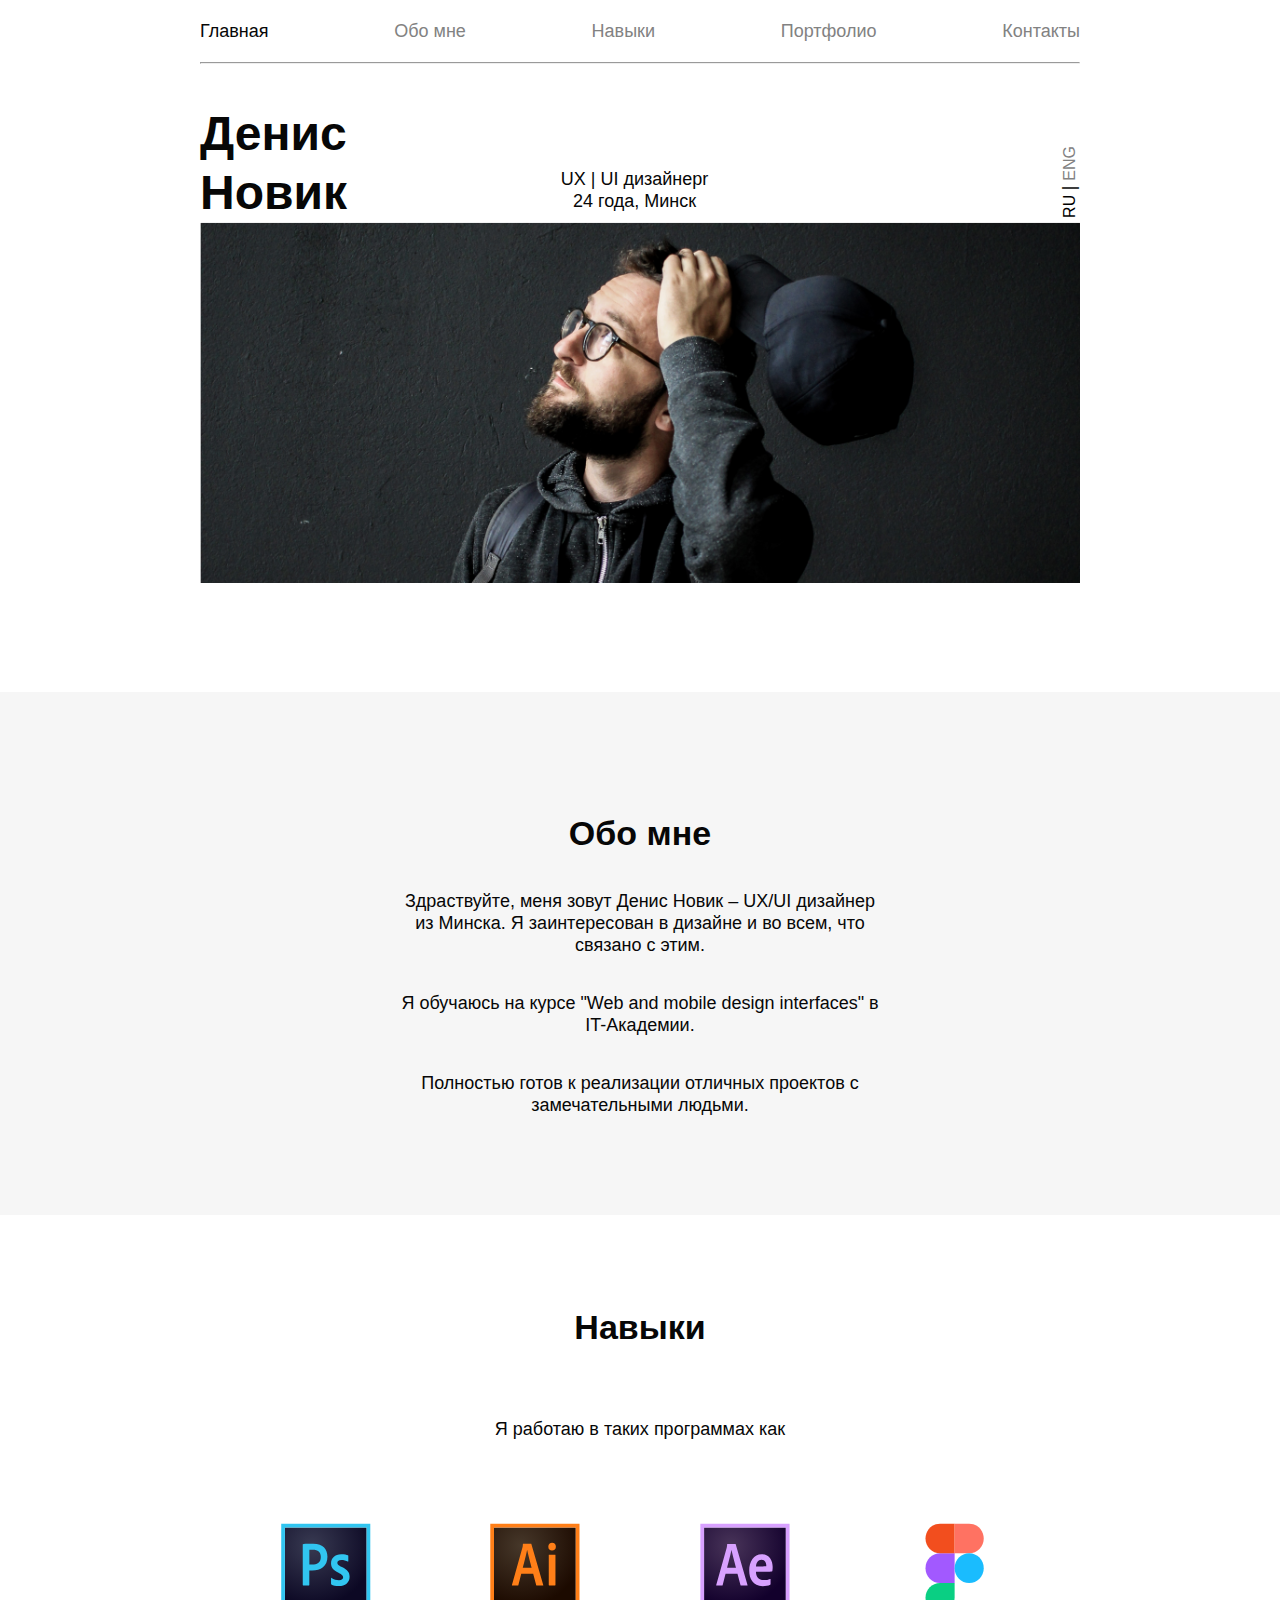
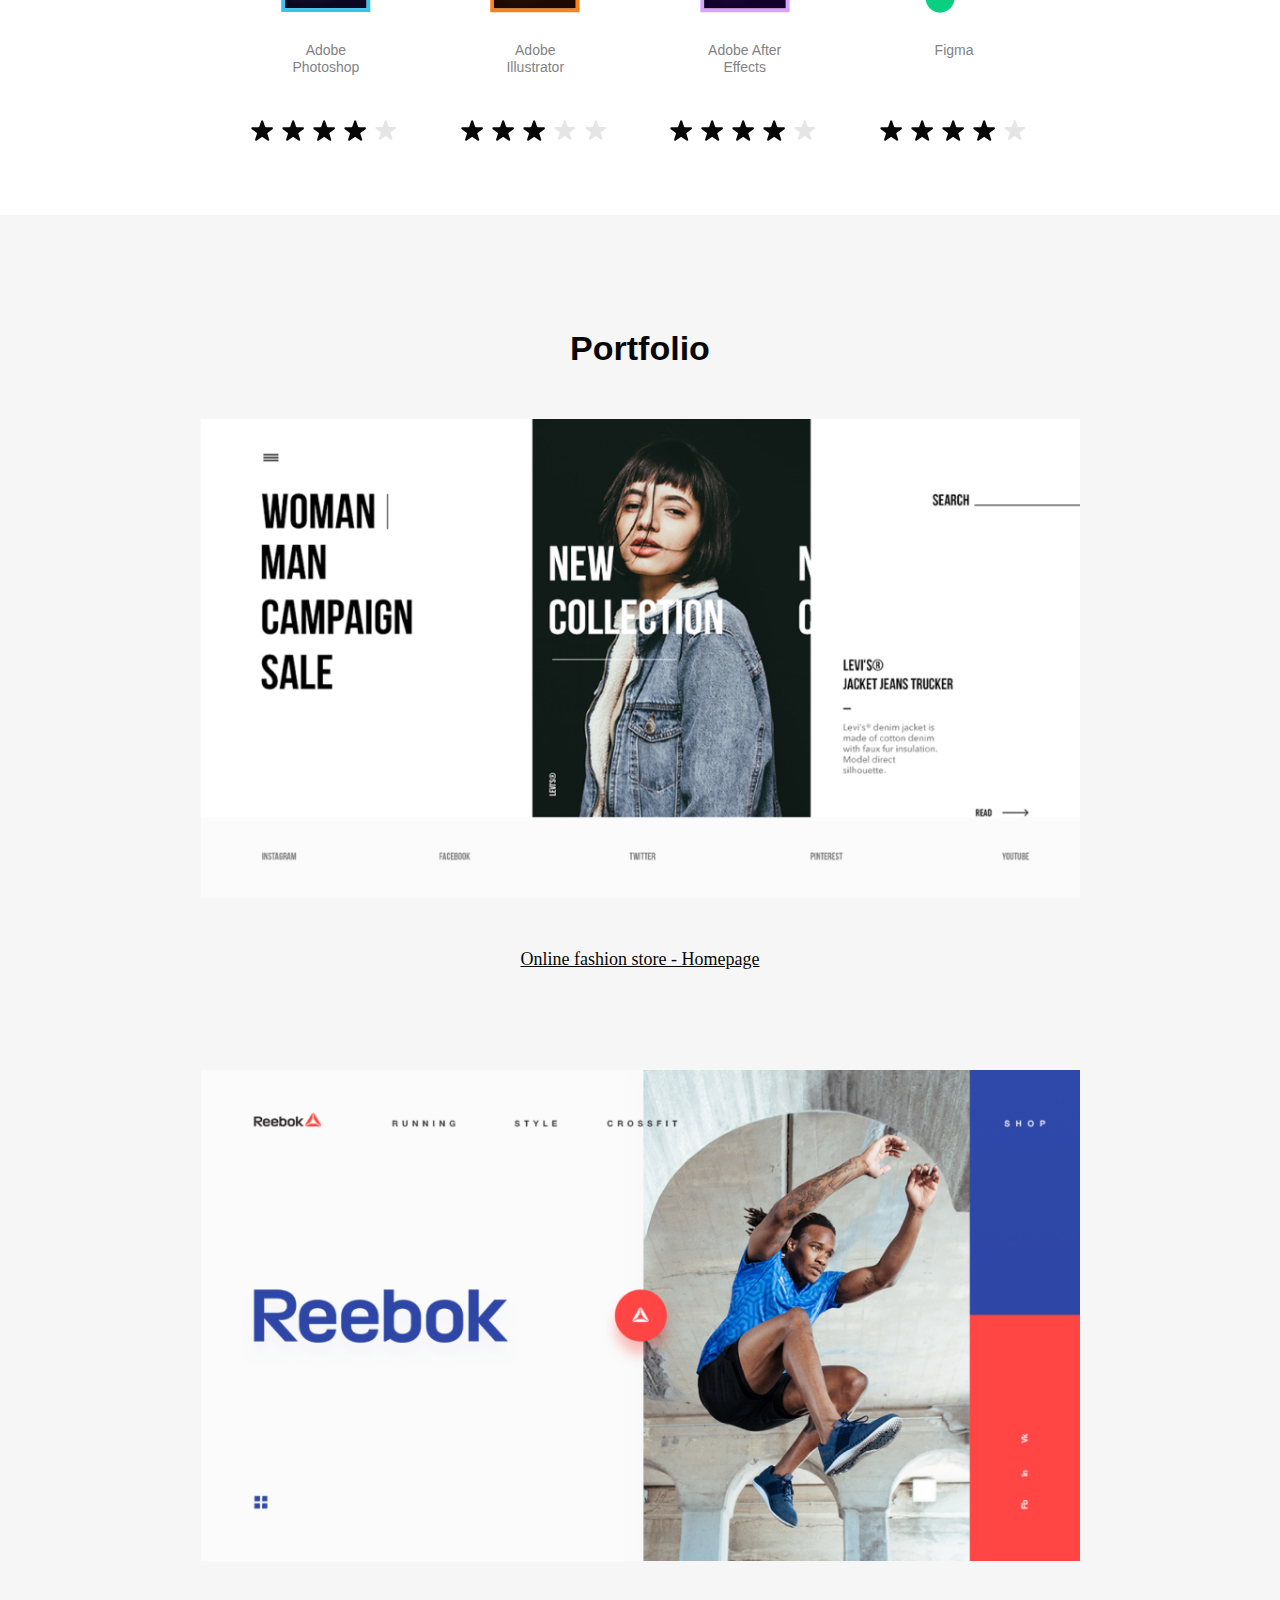
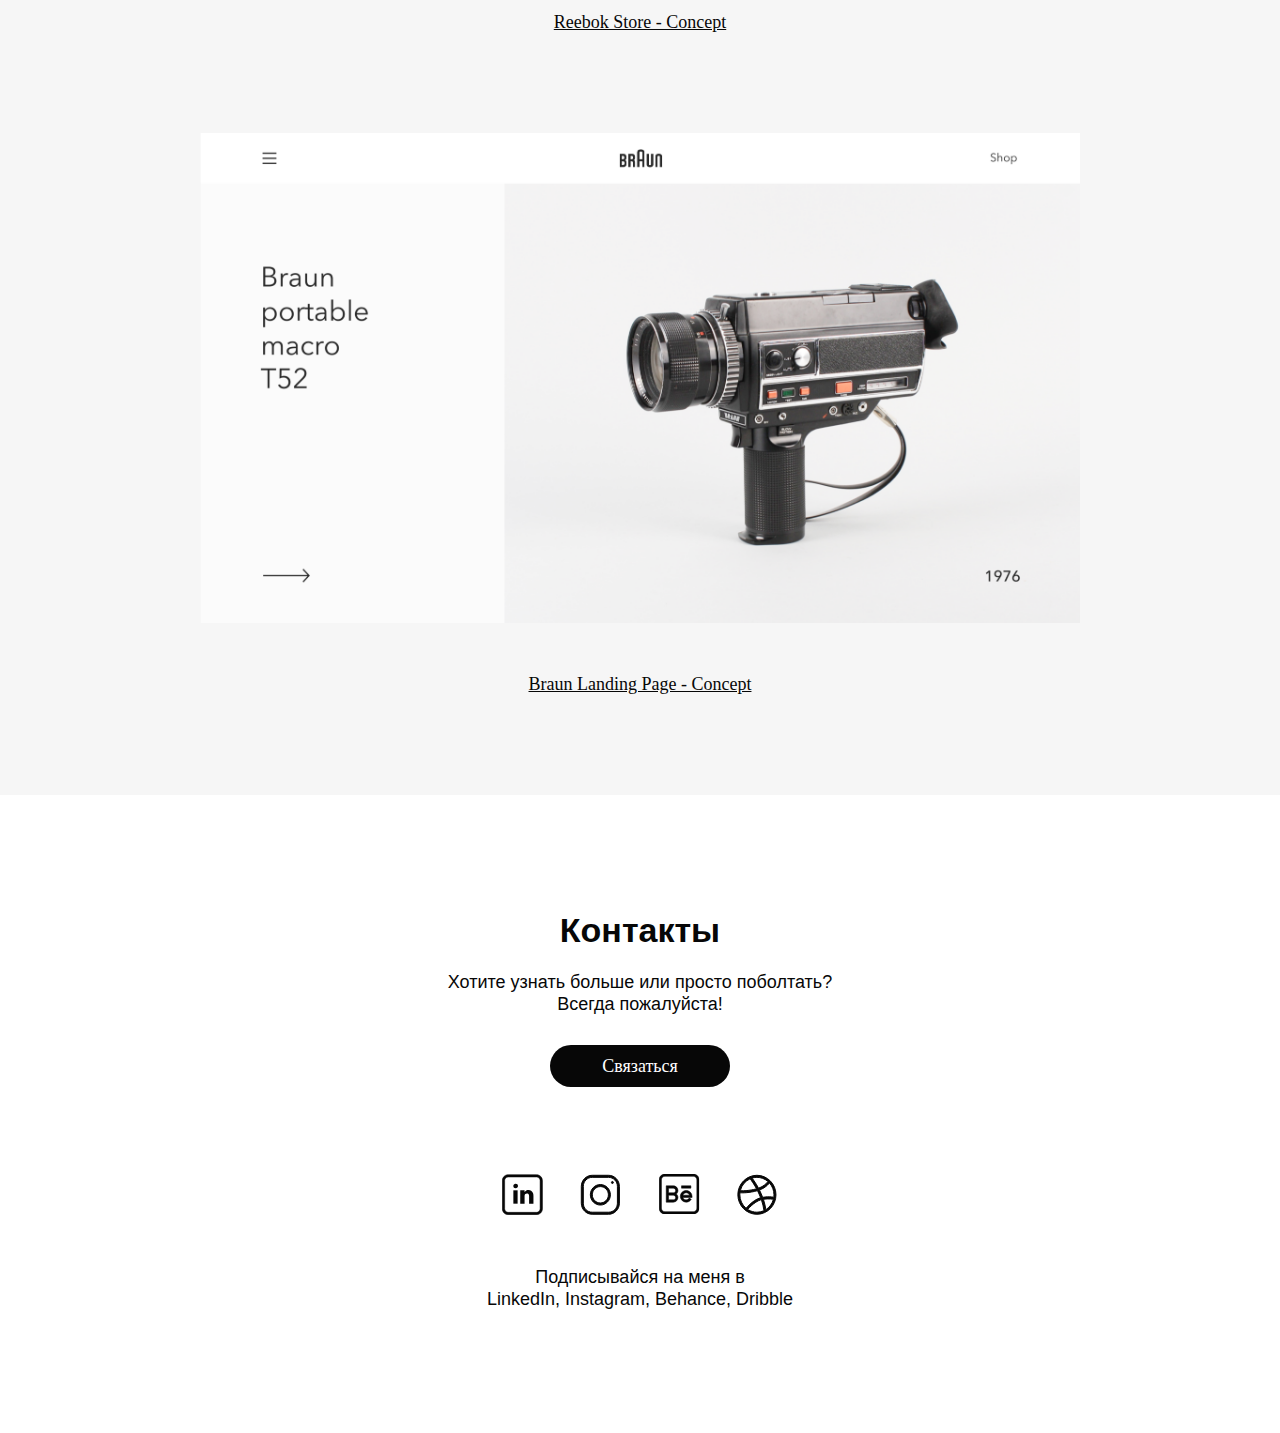
<file: src/index_ru.html>
<!DOCTYPE html>
<html lang="RU">
<head>
    <meta charset="UTF-8">
    <meta http-equiv="X-UA-Compatible" content="IE=edge">
    <meta name="viewport" content="width=device-width, initial-scale=1.0">
    <title>Portfolio</title>
    <link rel="stylesheet" href="css/style.css">
</head>
<body>
    <header>
        <div class="container">
            <div class="row">
                <nav class="nav__header desktop">
                    <ul class="nav__header-menu">
                        <li><div class="nav__header-list active"><a href="#" class="nav_link">Главная</a></div></li>
                        <li><div class="nav__header-list"><a href="#about" class="nav_link">Oбо мне</a></div></li>
                        <li><div class="nav__header-list"><a href="#skills" class="nav_link">Навыки</a></div></li>
                        <li><div class="nav__header-list"><a href="#portfolio" class="nav_link">Портфолио</a></div></li>
                        <li><div class="nav__header-list"><a href="#contacts" class="nav_link">Контакты</a></div></li>
                    </ul>
                    <hr>  
                </nav>
            </div>
        </div>
        <div class="row">
            <div class="mobile">
                <nav class="nav__header menu__mobile">
                    <div class="menu__inner">
                        <div class="menu__burger"> <span>toggle menu</span> </div>
                    </div>
                    <ul class="menu">
                        <li class="menu__item active"><a href="#" class="nav_link">Главная</a></li>
                        <li class="menu__item"><a href="#about" class="nav_link">Обо мне</a></li>
                        <li class="menu__item"><a href="#skills" class="nav_link">Навыки</a></li>
                        <li class="menu__item"><a href="#portfolio" class="nav_link">Портфолио</a></li>
                        <li class="menu__item"><a href="#contacts" class="nav_link">Контакты</a></li>
                        <li class="menu__item">
                            <div class="content__item mobile">
                                <div class="language">
                                    <div class="language__link active"><a href="#">RU </a></div>|
                                    <div class="language__link"><a href="../index.html"> ENG</a></div>
                                </div>
                            </div>
                        </li>
                      </ul>
                </nav>
            </div>
        </div>
    </header>
    <div class="content">
        <div class="container">
            <div class="row">
                <div class="mobile">
                    <div class="content__item-mob">
                        <div class="name">
                            <h1>Денис Новик</h1>
                        </div>
                    </div>
                    <div class="content__item-mob">
                        <div class="preview-mob">
                            <p>UX | UI дизайнер</p>
                            <p>24 года, Минск</p>
                        </div>
                    </div>
                </div>
            </div>
            <div class="row">
                <div class="content__item desktop">
                    <div class="name">
                        <h1>Денис Новик</h1>
                    </div>
                </div>
                <div class="content__item desktop">
                    <div class="preview">
                        <p>UX | UI дизайнерr</p>
                        <p>24 года, Минск</p>
                    </div>
                </div>
                <div class="content__item desktop">
                    <div class="language">
                        <div class="language__link active"><a href="#">RU </a></div>|
                        <div class="language__link"><a href="../index.html"> ENG</a></div>
                    </div>
                </div>
            </div>
            <div class="row">
                <div class="content__img desktop">
                    <img src="img/avatar.png" alt="Avatar">
                </div>
                <div class="content__img mobile">
                    <img src="img/avatar2.png" alt="Avatar">
                </div>
            </div>
        </div>
    </div>
    <div id="about" class="about">
        <div class="container">
            <div class="row">
                <div class="about__title">
                    <h2>Oбо мне</h2>
                </div>
            </div>
            <div class="row">
                <div class="about__text">
                    <p>Здраствуйте, меня зовут Денис Новик – UX/UI дизайнер из Минска. Я заинтересован в дизайне и во всем, что связано с этим.</p>
                    <p>Я обучаюсь на курсе "Web and mobile design interfaces" в IT-Академии.</p>
                    <p>Полностью готов к реализации отличных проектов с замечательными людьми.</p>
                </div>
            </div>
        </div>
    </div>
    <div id="skills" class="skills">
        <div class="container">
            <div class="row">
                <div class="skills__title">
                    <h2>Навыки</h2>
                </div>
            </div>
            <div class="row">
                <div class="skills__text">
                    <p>Я работаю в таких программах как</p>
                </div>
            </div>
            <div class="row marks">
                <div class="skills__item">
                    <div class="skills__item-img">
                        <svg width="90" height="90" viewBox="0 0 90 90" fill="none" xmlns="http://www.w3.org/2000/svg">
                            <path d="M3.93408 4.42578H85.5995V85.2804H3.93408V4.42578Z" fill="url(#paint0_radial_167_561)"/>
                            <path d="M3.93406 4.42575H85.5994V85.2803H3.93406V4.42575ZM0.221191 89.0596H89.2945V0.646484H0.221191V89.0596ZM60.2876 36.9311C57.3602 36.9311 56.3606 38.4392 56.3606 39.6929C56.3606 41.0556 57.021 42.0004 60.9659 44.0717C66.7852 46.9425 68.6059 49.7043 68.6059 53.7379C68.6059 59.7884 64.0719 63.0408 57.9492 63.0408C54.7183 63.0408 51.9337 62.3685 50.345 61.4237C50.0772 61.3146 50.0415 61.1148 50.0415 60.8241V55.246C50.0415 54.8645 50.22 54.7554 50.4878 54.9371C52.8262 56.4815 55.5037 57.172 57.9492 57.172C60.8767 57.172 62.1084 55.9183 62.1084 54.2285C62.1084 52.8658 61.2515 51.6666 57.503 49.6861C52.2371 47.1242 50.0415 44.526 50.0415 40.1653C50.0415 35.2958 53.7901 31.244 60.2876 31.244C63.4828 31.244 65.7141 31.7346 66.928 32.2979C67.2314 32.4796 67.3028 32.7884 67.3028 33.061V38.2393C67.3028 38.5482 67.1243 38.7299 66.7495 38.6209C65.1072 37.567 62.6974 36.9311 60.2876 36.9311ZM28.3712 41.419C29.228 41.4917 29.8885 41.4917 31.3701 41.4917C35.7077 41.4917 39.7954 39.9472 39.7954 33.9331C39.7954 29.1364 36.868 26.7198 31.9234 26.7198C30.4418 26.7198 29.0317 26.7925 28.3533 26.8288L28.3712 41.419ZM21.7487 21.3598C21.7487 21.0872 22.2664 20.9055 22.5698 20.9055C24.9439 20.7965 28.4783 20.7238 32.1376 20.7238C42.4194 20.7238 46.4358 26.4654 46.4358 33.7878C46.4358 43.3813 39.5991 47.5058 31.2094 47.5058C29.7992 47.5058 29.3173 47.4331 28.3176 47.4331V61.9324C28.3176 62.2413 28.2105 62.3867 27.8714 62.3867H22.195C21.8915 62.3867 21.7487 62.2776 21.7487 61.9324V21.3598Z" fill="#31C5F0"/>
                            <defs>
                            <radialGradient id="paint0_radial_167_561" cx="0" cy="0" r="1" gradientUnits="userSpaceOnUse" gradientTransform="translate(30.8385 22.5656) scale(62.0565 61.1565)">
                            <stop stop-color="#34364E" stop-opacity="0.98"/>
                            <stop offset="1" stop-color="#0C0824"/>
                            </radialGradient>
                            </defs>
                        </svg>                
                    </div>
                    <div class="skills__item-title"><p>Adobe Photoshop</p></div>
                    <div class="skills__item-mark">
                        <div class="mark__star">
                            <div class="star-dark"></div>
                        </div>
                        <div class="mark__star">
                            <div class="star-dark"></div>
                        </div>
                        <div class="mark__star">
                            <div class="star-dark"></div>
                        </div>
                        <div class="mark__star">
                            <div class="star-dark"></div>
                        </div>
                        <div class="mark__star">
                            <div class="star-light"></div>
                        </div>
                    </div>
                </div>
                <div class="skills__item">
                    <div class="skills__item-img">
                        <svg viewBox="0 0 90 90" fill="none" xmlns="http://www.w3.org/2000/svg">
                            <path d="M4.00342 4.45312H85.7639V85.458H4.00342V4.45312Z" fill="url(#paint0_radial_167_574)"/>
                            <path d="M4.00341 4.45367H85.7639V85.4586H4.00341V4.45367ZM0.287842 89.2423H89.4973V0.669922H0.287842V89.2423ZM58.7188 32.2496C58.7188 31.9404 58.826 31.7949 59.1654 31.7949H65.0067C65.3104 31.7949 65.4533 31.904 65.4533 32.2496V62.1194C65.4533 62.4287 65.3818 62.5742 65.0067 62.5742H59.2368C58.8617 62.5742 58.7545 62.3923 58.7545 62.083V32.2496H58.7188V32.2496ZM58.3079 23.6453C58.3079 21.2258 59.9871 19.7888 62.095 19.7888C64.3636 19.7888 65.882 21.335 65.882 23.6453C65.882 26.1374 64.2922 27.5018 62.0235 27.5018C59.8799 27.52 58.3079 26.1556 58.3079 23.6453ZM41.5879 44.6923C40.5518 40.4902 38.0866 31.3401 37.1578 26.9015H37.0863C36.3003 31.3219 34.3353 38.8166 32.7812 44.6923H41.5879ZM31.2629 50.8227L28.3333 62.174C28.2618 62.4832 28.1546 62.556 27.7795 62.556H22.3133C21.9382 62.556 21.8667 62.4468 21.9382 61.9921L32.4954 24.3729C32.6741 23.6998 32.7991 23.0813 32.8706 21.2258C32.8706 20.953 32.9777 20.8438 33.1742 20.8438H40.9805C41.2485 20.8438 41.3556 20.9166 41.4271 21.2258L53.2526 62.0648C53.3241 62.3741 53.2526 62.556 52.9489 62.556H46.7861C46.4824 62.556 46.3038 62.4832 46.2323 62.2104L43.1777 50.8227H31.2629Z" fill="#FF7F18"/>
                            <defs>
                            <radialGradient id="paint0_radial_167_574" cx="0" cy="0" r="1" gradientUnits="userSpaceOnUse" gradientTransform="translate(30.958 22.6304) scale(62.1406 61.2673)">
                            <stop stop-color="#423325" stop-opacity="0.98"/>
                            <stop offset="1" stop-color="#1C0A00"/>
                            </radialGradient>
                            </defs>
                        </svg>              
                    </div>
                    <div class="skills__item-title"><p>Adobe Illustrator</p></div>
                    <div class="skills__item-mark">
                        <div class="mark__star">
                            <div class="star-dark"></div>
                        </div>
                        <div class="mark__star">
                            <div class="star-dark"></div>
                        </div>
                        <div class="mark__star">
                            <div class="star-dark"></div>
                        </div>
                        <div class="mark__star">
                            <div class="star-light"></div>
                        </div>
                        <div class="mark__star">
                            <div class="star-light"></div>
                        </div>
                    </div>
                </div>
                <div class="skills__item">
                    <div class="skills__item-img">
                        <svg viewBox="0 0 90 90" fill="none" xmlns="http://www.w3.org/2000/svg">
                            <path d="M4.07031 4.45312H85.8308V85.458H4.07031V4.45312Z" fill="url(#paint0_radial_167_586)"/>
                            <path d="M4.07031 4.45367H85.8308V85.4586H4.07031V4.45367ZM0.354736 89.2423H89.5643V0.669922H0.354736V89.2423ZM63.4659 43.3644C65.3594 43.3644 66.0383 43.3644 66.2169 43.2916C66.2169 43.0188 66.2883 42.8369 66.2883 42.6549C66.2883 40.6175 65.3237 36.8338 61.4652 36.8338C57.8926 36.8338 56.3742 40.0172 55.9991 43.3826H63.4659V43.3644ZM55.9276 48.5489C55.9991 53.6606 58.3749 57.0987 64.0376 57.0987C66.2347 57.0987 68.1283 56.7894 70.0932 55.9344C70.3612 55.8253 70.5398 55.8617 70.5398 56.2073V60.937C70.5398 61.319 70.4326 61.5009 70.1647 61.701C68.1997 62.6833 65.7346 63.1381 62.6978 63.1381C52.8908 63.1381 49.211 55.7525 49.211 47.5483C49.211 38.6165 53.7483 31.3037 61.7332 31.3037C69.8431 31.3037 72.6655 38.2345 72.6655 43.8737C72.6655 45.6929 72.5584 47.1663 72.3619 47.894C72.2904 48.2032 72.1832 48.3124 71.8796 48.3851C71.1293 48.4943 68.95 48.658 65.681 48.658H55.9455V48.5489H55.9276ZM35.9921 44.6923C34.956 40.4902 32.4194 31.3401 31.4905 26.9015H31.4191C30.6331 31.3219 28.5967 38.8166 27.0783 44.6923H35.9921ZM25.5599 50.8227L22.6303 62.1376C22.5589 62.4468 22.4517 62.556 22.0766 62.556H16.5925C16.2174 62.556 16.1459 62.4468 16.2174 61.9921L26.7746 24.4093C26.9533 23.7362 27.0783 23.1905 27.1498 21.2986C27.1498 21.0257 27.2569 20.9166 27.4534 20.9166H35.2597C35.5277 20.9166 35.6348 20.9894 35.7063 21.2986L47.514 62.0648C47.5854 62.3741 47.514 62.556 47.2103 62.556H41.0832C40.7795 62.556 40.6008 62.4468 40.5294 62.174L37.4748 50.8227H25.5599Z" fill="#D8A1FF"/>
                            <defs>
                            <radialGradient id="paint0_radial_167_586" cx="0" cy="0" r="1" gradientUnits="userSpaceOnUse" gradientTransform="translate(31.0228 22.6143) scale(62.1407 61.2673)">
                            <stop stop-color="#442F55" stop-opacity="0.98"/>
                            <stop offset="1" stop-color="#12002C"/>
                            </radialGradient>
                            </defs>
                        </svg>                            
                    </div>
                    <div class="skills__item-title"><p>Adobe After Effects</p></div>
                    <div class="skills__item-mark">
                        <div class="mark__star">
                            <div class="star-dark"></div>
                        </div>
                        <div class="mark__star">
                            <div class="star-dark"></div>
                        </div>
                        <div class="mark__star">
                            <div class="star-dark"></div>
                        </div>
                        <div class="mark__star">
                            <div class="star-dark"></div>
                        </div>
                        <div class="mark__star">
                            <div class="star-light"></div>
                        </div>
                    </div>
                </div>
                <div class="skills__item">
                    <div class="skills__item-img figma">
                        <svg viewBox="0 0 59 90" fill="none" xmlns="http://www.w3.org/2000/svg">
                            <path d="M15.0513 89.6612C23.0898 89.6612 29.61 83.0214 29.61 74.8355V60.0098H15.0513C7.0128 60.0098 0.492676 66.6495 0.492676 74.8355C0.492676 83.0214 7.0128 89.6612 15.0513 89.6612Z" fill="#0ACF83"/>
                            <path d="M0.492676 45.1655C0.492676 36.9796 7.0128 30.3398 15.0513 30.3398H29.61V60.0094H15.0513C7.0128 59.9912 0.492676 53.3515 0.492676 45.1655Z" fill="#A259FF"/>
                            <path d="M0.492676 15.4956C0.492676 7.30965 7.0128 0.669922 15.0513 0.669922H29.61V30.3395H15.0513C7.0128 30.3395 0.492676 23.6816 0.492676 15.4956Z" fill="#F24E1E"/>
                            <path d="M29.6279 0.669922H44.1866C52.2251 0.669922 58.7452 7.30965 58.7452 15.4956C58.7452 23.6816 52.2251 30.3213 44.1866 30.3213H29.6279V0.669922Z" fill="#FF7262"/>
                            <path d="M58.7452 45.1655C58.7452 53.3515 52.2251 59.9913 44.1866 59.9913C36.1481 59.9913 29.6279 53.3515 29.6279 45.1655C29.6279 36.9796 36.1481 30.3398 44.1866 30.3398C52.2251 30.3398 58.7452 36.9796 58.7452 45.1655Z" fill="#1ABCFE"/>
                        </svg>                            
                    </div>
                    <div class="skills__item-title"><p>Figma</p></div>
                    <div class="skills__item-mark">
                        <div class="mark__star">
                            <div class="star-dark"></div>
                        </div>
                        <div class="mark__star">
                            <div class="star-dark"></div>
                        </div>
                        <div class="mark__star">
                            <div class="star-dark"></div>
                        </div>
                        <div class="mark__star">
                            <div class="star-dark"></div>
                        </div>
                        <div class="mark__star">
                            <div class="star-light"></div>
                        </div>
                    </div>
                </div>
            </div>
        </div>
    </div>
    <div id="portfolio" class="portfolio">
        <div class="container">
            <div class="row">
                <div class="portfolio__title">
                    <h2>Portfolio</h2>
                </div>
            </div>
            <div class="row">
                <div class="portfolio__item">
                    <div class="portfolio__item-img">
                        <img src="img/portfolio1.png" alt="Online fashion store">
                    </div>
                    <div class="portfolio__item-link">
                        <a class="portfolio__link" href="">Online fashion store - Homepage</a>
                    </div>
                </div>
                <div class="portfolio__item">
                    <div class="portfolio__item-img">
                        <img src="img/portfolio2.png" alt="Reebok Store">
                    </div>
                    <div class="portfolio__item-link">
                        <a class="portfolio__link" href="">Reebok Store - Concept</a>
                    </div>
                </div>
                <div class="portfolio__item">
                    <div class="portfolio__item-img">
                        <img src="img/portfolio3.png" alt="Braun Landing Page">                        
                    </div>
                    <div class="portfolio__item-link">
                        <a class="portfolio__link" href="">Braun Landing Page - Concept</a>
                    </div>
                </div>
            </div>
        </div>
    </div>
    <footer>
        <div id="contacts" class="contacts">
            <div class="container">
                <div class="row">
                    <div class="contacts__title">
                        <h2>Контакты</h2>
                    </div>
                </div>
                <div class="row">
                    <div class="contacts__text">
                        <p>Хотите узнать больше или просто поболтать?</p>
                        <p>Всегда пожалуйста!</p>
                    </div>
                </div>
                <div class="row">
                    <div class="contacts__button">
                        <div class="btn">Связаться</div>
                    </div>
                </div>
                <div class="row links">
                    <div class="contacts__item">
                        <div class="contacts__link">
                            <a href="https://ru.linkedin.com/" target="_blank" class="linkedin">
                                <svg viewBox="0 0 41 41" fill="none" xmlns="http://www.w3.org/2000/svg">
                                    <path d="M34.5749 0.642578H6.17579C2.93143 0.642578 0.291992 3.27494 0.291992 6.51061V34.8336C0.291992 38.0693 2.93143 40.7017 6.17579 40.7017H34.5749C37.8193 40.7017 40.4587 38.0693 40.4587 34.8336V6.51061C40.4587 3.27494 37.8193 0.642578 34.5749 0.642578ZM38.1052 34.8336C38.1052 36.775 36.5215 38.3544 34.5749 38.3544H6.17579C4.22923 38.3544 2.64551 36.775 2.64551 34.8336V6.51061C2.64551 4.56927 4.22923 2.98979 6.17579 2.98979H34.5749C36.5215 2.98979 38.1052 4.56927 38.1052 6.51061V34.8336Z" fill="#070707" stroke="#070707" stroke-width="0.5"/>
                                    <mask id="path-2-inside-1_176_3" fill="white">
                                    <path d="M31.4199 29.6787C29.9833 29.6787 28.5569 29.6787 27.1084 29.6787C27.1084 29.6094 27.1084 29.5448 27.1084 29.4801C27.1084 27.1456 27.1081 24.8111 27.1087 22.4769C27.1087 21.98 27.0718 21.4893 26.947 21.0047C26.4316 19.0061 24.2058 19.1229 23.3203 20.0701C22.8753 20.5461 22.5845 21.0841 22.5723 21.7489C22.5695 21.9071 22.5603 22.0656 22.5603 22.2237C22.5593 24.6398 22.5597 27.0561 22.5597 29.4721C22.5597 29.5374 22.5597 29.6027 22.5597 29.6775C21.1173 29.6775 19.6912 29.6775 18.2559 29.6775C18.2559 25.2222 18.2559 20.7714 18.2559 16.3124C19.6887 16.3124 21.1148 16.3124 22.5575 16.3124C22.5575 16.916 22.5575 17.5106 22.5575 18.1053C22.5689 18.1102 22.5802 18.1154 22.5919 18.1203C22.6227 18.0786 22.654 18.0375 22.6844 17.9955C23.1156 17.3966 23.6111 16.8657 24.2694 16.5067C25.0046 16.1055 25.7988 15.9709 26.6252 15.9948C27.5202 16.0209 28.3694 16.2223 29.1347 16.7038C30.1158 17.3212 30.7136 18.2245 31.0637 19.3081C31.3366 20.1525 31.426 21.0237 31.4269 21.9059C31.4291 24.4445 31.4279 26.9834 31.4276 29.5221C31.4276 29.5717 31.4229 29.6214 31.4199 29.6787Z"/>
                                    </mask>
                                    <path d="M31.4199 29.6787C29.9833 29.6787 28.5569 29.6787 27.1084 29.6787C27.1084 29.6094 27.1084 29.5448 27.1084 29.4801C27.1084 27.1456 27.1081 24.8111 27.1087 22.4769C27.1087 21.98 27.0718 21.4893 26.947 21.0047C26.4316 19.0061 24.2058 19.1229 23.3203 20.0701C22.8753 20.5461 22.5845 21.0841 22.5723 21.7489C22.5695 21.9071 22.5603 22.0656 22.5603 22.2237C22.5593 24.6398 22.5597 27.0561 22.5597 29.4721C22.5597 29.5374 22.5597 29.6027 22.5597 29.6775C21.1173 29.6775 19.6912 29.6775 18.2559 29.6775C18.2559 25.2222 18.2559 20.7714 18.2559 16.3124C19.6887 16.3124 21.1148 16.3124 22.5575 16.3124C22.5575 16.916 22.5575 17.5106 22.5575 18.1053C22.5689 18.1102 22.5802 18.1154 22.5919 18.1203C22.6227 18.0786 22.654 18.0375 22.6844 17.9955C23.1156 17.3966 23.6111 16.8657 24.2694 16.5067C25.0046 16.1055 25.7988 15.9709 26.6252 15.9948C27.5202 16.0209 28.3694 16.2223 29.1347 16.7038C30.1158 17.3212 30.7136 18.2245 31.0637 19.3081C31.3366 20.1525 31.426 21.0237 31.4269 21.9059C31.4291 24.4445 31.4279 26.9834 31.4276 29.5221C31.4276 29.5717 31.4229 29.6214 31.4199 29.6787Z" fill="#070707"/>
                                    <path d="M31.4199 29.6787V29.7093H31.4489L31.4504 29.6804L31.4199 29.6787ZM27.1084 29.6787H27.0778V29.7093H27.1084V29.6787ZM27.1087 22.4769L27.1393 22.4769V22.4769H27.1087ZM26.947 21.0047L26.9767 20.9971L26.9767 20.997L26.947 21.0047ZM23.3203 20.0701L23.3427 20.091L23.3427 20.091L23.3203 20.0701ZM22.5723 21.7489L22.5417 21.7484L22.5417 21.7484L22.5723 21.7489ZM22.5603 22.2237L22.5909 22.2237V22.2237H22.5603ZM22.5597 29.6775V29.7081H22.5903V29.6775H22.5597ZM18.2559 29.6775H18.2253V29.7081H18.2559V29.6775ZM18.2559 16.3124V16.2818H18.2253V16.3124H18.2559ZM22.5575 16.3124H22.5881V16.2818H22.5575V16.3124ZM22.5575 18.1053H22.5269V18.1254L22.5454 18.1334L22.5575 18.1053ZM22.5919 18.1203L22.5801 18.1485L22.6023 18.1578L22.6166 18.1385L22.5919 18.1203ZM22.6844 17.9955L22.7092 18.0135L22.7093 18.0134L22.6844 17.9955ZM24.2694 16.5067L24.2841 16.5336L24.2841 16.5336L24.2694 16.5067ZM26.6252 15.9948L26.6261 15.9643L26.6261 15.9643L26.6252 15.9948ZM29.1347 16.7038L29.151 16.6779L29.151 16.6779L29.1347 16.7038ZM31.0637 19.3081L31.0345 19.3175L31.0345 19.3175L31.0637 19.3081ZM31.4269 21.9059L31.4576 21.9058V21.9058L31.4269 21.9059ZM31.4276 29.5221L31.397 29.5221V29.5221H31.4276ZM31.4199 29.6481C31.4171 29.6481 31.4143 29.6481 31.4115 29.6481C31.4087 29.6481 31.4058 29.6481 31.403 29.6481C31.4002 29.6481 31.3974 29.6481 31.3946 29.6481C31.3918 29.6481 31.389 29.6481 31.3862 29.6481C31.3834 29.6481 31.3806 29.6481 31.3778 29.6481C31.375 29.6481 31.3722 29.6481 31.3694 29.6481C31.3666 29.6481 31.3638 29.6481 31.361 29.6481C31.3582 29.6481 31.3553 29.6481 31.3525 29.6481C31.3497 29.6481 31.3469 29.6481 31.3441 29.6481C31.3413 29.6481 31.3385 29.6481 31.3357 29.6481C31.3329 29.6481 31.3301 29.6481 31.3273 29.6481C31.3245 29.6481 31.3217 29.6481 31.3189 29.6481C31.3161 29.6481 31.3133 29.6481 31.3105 29.6481C31.3077 29.6481 31.3049 29.6481 31.3021 29.6481C31.2993 29.6481 31.2964 29.6481 31.2936 29.6481C31.2908 29.6481 31.288 29.6481 31.2852 29.6481C31.2824 29.6481 31.2796 29.6481 31.2768 29.6481C31.274 29.6481 31.2712 29.6481 31.2684 29.6481C31.2656 29.6481 31.2628 29.6481 31.26 29.6481C31.2572 29.6481 31.2544 29.6481 31.2516 29.6481C31.2488 29.6481 31.246 29.6481 31.2432 29.6481C31.2404 29.6481 31.2376 29.6481 31.2347 29.6481C31.2319 29.6481 31.2291 29.6481 31.2263 29.6481C31.2235 29.6481 31.2207 29.6481 31.2179 29.6481C31.2151 29.6481 31.2123 29.6481 31.2095 29.6481C31.2067 29.6481 31.2039 29.6481 31.2011 29.6481C31.1983 29.6481 31.1955 29.6481 31.1927 29.6481C31.1899 29.6481 31.1871 29.6481 31.1843 29.6481C31.1815 29.6481 31.1787 29.6481 31.1759 29.6481C31.1731 29.6481 31.1703 29.6481 31.1675 29.6481C31.1647 29.6481 31.1618 29.6481 31.159 29.6481C31.1562 29.6481 31.1534 29.6481 31.1506 29.6481C31.1478 29.6481 31.145 29.6481 31.1422 29.6481C31.1394 29.6481 31.1366 29.6481 31.1338 29.6481C31.131 29.6481 31.1282 29.6481 31.1254 29.6481C31.1226 29.6481 31.1198 29.6481 31.117 29.6481C31.1142 29.6481 31.1114 29.6481 31.1086 29.6481C31.1058 29.6481 31.103 29.6481 31.1002 29.6481C31.0974 29.6481 31.0946 29.6481 31.0918 29.6481C31.089 29.6481 31.0862 29.6481 31.0834 29.6481C31.0806 29.6481 31.0777 29.6481 31.0749 29.6481C31.0721 29.6481 31.0693 29.6481 31.0665 29.6481C31.0637 29.6481 31.0609 29.6481 31.0581 29.6481C31.0553 29.6481 31.0525 29.6481 31.0497 29.6481C31.0469 29.6481 31.0441 29.6481 31.0413 29.6481C31.0385 29.6481 31.0357 29.6481 31.0329 29.6481C31.0301 29.6481 31.0273 29.6481 31.0245 29.6481C31.0217 29.6481 31.0189 29.6481 31.0161 29.6481C31.0133 29.6481 31.0105 29.6481 31.0077 29.6481C31.0049 29.6481 31.0021 29.6481 30.9993 29.6481C30.9965 29.6481 30.9937 29.6481 30.9909 29.6481C30.9881 29.6481 30.9853 29.6481 30.9825 29.6481C30.9797 29.6481 30.9769 29.6481 30.9741 29.6481C30.9712 29.6481 30.9684 29.6481 30.9656 29.6481C30.9628 29.6481 30.96 29.6481 30.9572 29.6481C30.9544 29.6481 30.9516 29.6481 30.9488 29.6481C30.946 29.6481 30.9432 29.6481 30.9404 29.6481C30.9376 29.6481 30.9348 29.6481 30.932 29.6481C30.9292 29.6481 30.9264 29.6481 30.9236 29.6481C30.9208 29.6481 30.918 29.6481 30.9152 29.6481C30.9124 29.6481 30.9096 29.6481 30.9068 29.6481C30.904 29.6481 30.9012 29.6481 30.8984 29.6481C30.8956 29.6481 30.8928 29.6481 30.89 29.6481C30.8872 29.6481 30.8844 29.6481 30.8816 29.6481C30.8788 29.6481 30.876 29.6481 30.8732 29.6481C30.8704 29.6481 30.8676 29.6481 30.8648 29.6481C30.862 29.6481 30.8592 29.6481 30.8564 29.6481C30.8536 29.6481 30.8508 29.6481 30.848 29.6481C30.8452 29.6481 30.8424 29.6481 30.8396 29.6481C30.8368 29.6481 30.834 29.6481 30.8312 29.6481C30.8284 29.6481 30.8256 29.6481 30.8227 29.6481C30.8199 29.6481 30.8171 29.6481 30.8143 29.6481C30.8115 29.6481 30.8087 29.6481 30.8059 29.6481C30.8031 29.6481 30.8003 29.6481 30.7975 29.6481C30.7947 29.6481 30.7919 29.6481 30.7891 29.6481C30.7863 29.6481 30.7835 29.6481 30.7807 29.6481C30.7779 29.6481 30.7751 29.6481 30.7723 29.6481C30.7695 29.6481 30.7667 29.6481 30.7639 29.6481C30.7611 29.6481 30.7583 29.6481 30.7555 29.6481C30.7527 29.6481 30.7499 29.6481 30.7471 29.6481C30.7443 29.6481 30.7415 29.6481 30.7387 29.6481C30.7359 29.6481 30.7331 29.6481 30.7303 29.6481C30.7275 29.6481 30.7247 29.6481 30.7219 29.6481C30.7191 29.6481 30.7163 29.6481 30.7135 29.6481C30.7107 29.6481 30.7079 29.6481 30.7051 29.6481C30.7023 29.6481 30.6995 29.6481 30.6967 29.6481C30.6939 29.6481 30.6911 29.6481 30.6883 29.6481C30.6855 29.6481 30.6827 29.6481 30.6799 29.6481C30.6771 29.6481 30.6743 29.6481 30.6715 29.6481C30.6687 29.6481 30.6659 29.6481 30.6631 29.6481C30.6603 29.6481 30.6575 29.6481 30.6547 29.6481C30.6519 29.6481 30.6491 29.6481 30.6463 29.6481C30.6435 29.6481 30.6407 29.6481 30.6379 29.6481C30.6351 29.6481 30.6323 29.6481 30.6295 29.6481C30.6267 29.6481 30.6239 29.6481 30.6211 29.6481C30.6183 29.6481 30.6155 29.6481 30.6127 29.6481C30.6099 29.6481 30.6071 29.6481 30.6043 29.6481C30.6015 29.6481 30.5987 29.6481 30.5959 29.6481C30.5931 29.6481 30.5903 29.6481 30.5875 29.6481C30.5847 29.6481 30.5819 29.6481 30.5791 29.6481C30.5763 29.6481 30.5735 29.6481 30.5707 29.6481C30.5679 29.6481 30.5651 29.6481 30.5623 29.6481C30.5595 29.6481 30.5567 29.6481 30.5539 29.6481C30.5511 29.6481 30.5483 29.6481 30.5455 29.6481C30.5427 29.6481 30.5399 29.6481 30.5371 29.6481C30.5343 29.6481 30.5315 29.6481 30.5287 29.6481C30.5259 29.6481 30.5231 29.6481 30.5203 29.6481C30.5175 29.6481 30.5147 29.6481 30.5119 29.6481C30.5091 29.6481 30.5063 29.6481 30.5035 29.6481C30.5007 29.6481 30.4979 29.6481 30.4951 29.6481C30.4923 29.6481 30.4895 29.6481 30.4867 29.6481C30.4839 29.6481 30.4811 29.6481 30.4783 29.6481C30.4755 29.6481 30.4727 29.6481 30.4699 29.6481C30.4671 29.6481 30.4643 29.6481 30.4615 29.6481C30.4587 29.6481 30.4559 29.6481 30.4531 29.6481C30.4503 29.6481 30.4475 29.6481 30.4447 29.6481C30.4419 29.6481 30.4391 29.6481 30.4363 29.6481C30.4335 29.6481 30.4307 29.6481 30.4279 29.6481C30.4251 29.6481 30.4223 29.6481 30.4195 29.6481C30.4167 29.6481 30.4139 29.6481 30.4111 29.6481C30.4083 29.6481 30.4055 29.6481 30.4027 29.6481C30.3999 29.6481 30.3971 29.6481 30.3943 29.6481C30.3915 29.6481 30.3887 29.6481 30.3859 29.6481C30.3831 29.6481 30.3803 29.6481 30.3775 29.6481C30.3747 29.6481 30.3719 29.6481 30.3691 29.6481C30.3663 29.6481 30.3635 29.6481 30.3607 29.6481C30.3579 29.6481 30.3551 29.6481 30.3523 29.6481C30.3495 29.6481 30.3467 29.6481 30.3439 29.6481C30.3411 29.6481 30.3383 29.6481 30.3355 29.6481C30.3327 29.6481 30.3299 29.6481 30.3271 29.6481C30.3243 29.6481 30.3215 29.6481 30.3187 29.6481C30.3159 29.6481 30.3131 29.6481 30.3103 29.6481C30.3075 29.6481 30.3047 29.6481 30.3019 29.6481C30.2991 29.6481 30.2963 29.6481 30.2935 29.6481C30.2907 29.6481 30.2879 29.6481 30.2851 29.6481C30.2823 29.6481 30.2795 29.6481 30.2767 29.6481C30.2739 29.6481 30.2711 29.6481 30.2683 29.6481C30.2655 29.6481 30.2627 29.6481 30.2599 29.6481C30.2571 29.6481 30.2543 29.6481 30.2515 29.6481C30.2487 29.6481 30.2459 29.6481 30.2431 29.6481C30.2403 29.6481 30.2375 29.6481 30.2347 29.6481C30.2319 29.6481 30.2291 29.6481 30.2263 29.6481C30.2235 29.6481 30.2207 29.6481 30.2179 29.6481C30.2151 29.6481 30.2123 29.6481 30.2095 29.6481C30.2067 29.6481 30.2039 29.6481 30.2011 29.6481C30.1983 29.6481 30.1955 29.6481 30.1927 29.6481C30.1899 29.6481 30.1871 29.6481 30.1843 29.6481C30.1815 29.6481 30.1787 29.6481 30.1759 29.6481C30.1731 29.6481 30.1703 29.6481 30.1675 29.6481C30.1647 29.6481 30.1619 29.6481 30.1591 29.6481C30.1563 29.6481 30.1535 29.6481 30.1507 29.6481C30.1479 29.6481 30.1451 29.6481 30.1423 29.6481C30.1395 29.6481 30.1367 29.6481 30.1339 29.6481C30.1311 29.6481 30.1283 29.6481 30.1255 29.6481C30.1227 29.6481 30.1199 29.6481 30.1171 29.6481C30.1143 29.6481 30.1115 29.6481 30.1087 29.6481C30.1059 29.6481 30.1031 29.6481 30.1003 29.6481C30.0975 29.6481 30.0947 29.6481 30.0919 29.6481C30.0891 29.6481 30.0863 29.6481 30.0835 29.6481C30.0807 29.6481 30.0779 29.6481 30.0751 29.6481C30.0723 29.6481 30.0695 29.6481 30.0667 29.6481C30.0639 29.6481 30.0611 29.6481 30.0583 29.6481C30.0555 29.6481 30.0527 29.6481 30.0499 29.6481C30.0471 29.6481 30.0443 29.6481 30.0415 29.6481C30.0387 29.6481 30.0359 29.6481 30.0331 29.6481C30.0303 29.6481 30.0275 29.6481 30.0247 29.6481C30.0219 29.6481 30.0191 29.6481 30.0163 29.6481C30.0135 29.6481 30.0107 29.6481 30.0079 29.6481C30.0051 29.6481 30.0023 29.6481 29.9995 29.6481C29.9967 29.6481 29.9939 29.6481 29.9911 29.6481C29.9883 29.6481 29.9855 29.6481 29.9827 29.6481C29.9799 29.6481 29.9771 29.6481 29.9743 29.6481C29.9715 29.6481 29.9687 29.6481 29.9659 29.6481C29.9631 29.6481 29.9603 29.6481 29.9575 29.6481C29.9547 29.6481 29.9519 29.6481 29.9491 29.6481C29.9463 29.6481 29.9435 29.6481 29.9407 29.6481C29.9379 29.6481 29.9351 29.6481 29.9323 29.6481C29.9295 29.6481 29.9267 29.6481 29.9239 29.6481C29.9211 29.6481 29.9183 29.6481 29.9155 29.6481C29.9127 29.6481 29.9099 29.6481 29.9071 29.6481C29.9043 29.6481 29.9015 29.6481 29.8987 29.6481C29.8959 29.6481 29.8931 29.6481 29.8903 29.6481C29.8875 29.6481 29.8847 29.6481 29.8819 29.6481C29.8791 29.6481 29.8763 29.6481 29.8735 29.6481C29.8707 29.6481 29.8679 29.6481 29.8651 29.6481C29.8623 29.6481 29.8595 29.6481 29.8567 29.6481C29.8539 29.6481 29.8511 29.6481 29.8483 29.6481C29.8455 29.6481 29.8427 29.6481 29.8399 29.6481C29.8371 29.6481 29.8343 29.6481 29.8315 29.6481C29.8287 29.6481 29.8259 29.6481 29.8231 29.6481C29.8203 29.6481 29.8175 29.6481 29.8147 29.6481C29.8119 29.6481 29.8091 29.6481 29.8063 29.6481C29.8035 29.6481 29.8007 29.6481 29.7979 29.6481C29.7951 29.6481 29.7923 29.6481 29.7895 29.6481C29.7867 29.6481 29.7839 29.6481 29.7811 29.6481C29.7783 29.6481 29.7755 29.6481 29.7727 29.6481C29.7699 29.6481 29.7671 29.6481 29.7643 29.6481C29.7615 29.6481 29.7587 29.6481 29.7559 29.6481C29.7531 29.6481 29.7503 29.6481 29.7475 29.6481C29.7447 29.6481 29.7419 29.6481 29.7391 29.6481C29.7363 29.6481 29.7335 29.6481 29.7307 29.6481C29.7279 29.6481 29.7251 29.6481 29.7223 29.6481C29.7195 29.6481 29.7167 29.6481 29.7139 29.6481C29.7111 29.6481 29.7083 29.6481 29.7055 29.6481C29.7027 29.6481 29.6999 29.6481 29.6971 29.6481C29.6943 29.6481 29.6915 29.6481 29.6887 29.6481C29.6859 29.6481 29.6831 29.6481 29.6803 29.6481C29.6775 29.6481 29.6747 29.6481 29.6719 29.6481C29.6691 29.6481 29.6663 29.6481 29.6635 29.6481C29.6607 29.6481 29.6579 29.6481 29.6551 29.6481C29.6523 29.6481 29.6495 29.6481 29.6467 29.6481C29.6439 29.6481 29.6411 29.6481 29.6383 29.6481C29.6355 29.6481 29.6327 29.6481 29.6299 29.6481C29.6271 29.6481 29.6243 29.6481 29.6215 29.6481C29.6187 29.6481 29.6159 29.6481 29.6131 29.6481C29.6103 29.6481 29.6075 29.6481 29.6047 29.6481C29.6019 29.6481 29.5991 29.6481 29.5963 29.6481C29.5935 29.6481 29.5907 29.6481 29.5879 29.6481C29.5851 29.6481 29.5823 29.6481 29.5795 29.6481C29.5767 29.6481 29.5739 29.6481 29.5711 29.6481C29.5683 29.6481 29.5655 29.6481 29.5627 29.6481C29.5599 29.6481 29.5571 29.6481 29.5543 29.6481C29.5515 29.6481 29.5487 29.6481 29.5459 29.6481C29.5431 29.6481 29.5403 29.6481 29.5375 29.6481C29.5347 29.6481 29.5319 29.6481 29.5291 29.6481C29.5263 29.6481 29.5235 29.6481 29.5207 29.6481C29.5179 29.6481 29.5151 29.6481 29.5123 29.6481C29.5095 29.6481 29.5067 29.6481 29.5039 29.6481C29.5011 29.6481 29.4983 29.6481 29.4955 29.6481C29.4927 29.6481 29.4899 29.6481 29.4871 29.6481C29.4843 29.6481 29.4815 29.6481 29.4787 29.6481C29.4759 29.6481 29.4731 29.6481 29.4703 29.6481C29.4675 29.6481 29.4647 29.6481 29.4619 29.6481C29.4591 29.6481 29.4563 29.6481 29.4535 29.6481C29.4507 29.6481 29.4479 29.6481 29.4451 29.6481C29.4423 29.6481 29.4395 29.6481 29.4367 29.6481C29.4339 29.6481 29.4311 29.6481 29.4283 29.6481C29.4255 29.6481 29.4227 29.6481 29.4199 29.6481C29.4171 29.6481 29.4143 29.6481 29.4115 29.6481C29.4087 29.6481 29.4059 29.6481 29.4031 29.6481C29.4003 29.6481 29.3975 29.6481 29.3947 29.6481C29.3919 29.6481 29.3891 29.6481 29.3863 29.6481C29.3835 29.6481 29.3807 29.6481 29.3779 29.6481C29.3751 29.6481 29.3723 29.6481 29.3695 29.6481C29.3667 29.6481 29.3639 29.6481 29.3611 29.6481C29.3583 29.6481 29.3555 29.6481 29.3527 29.6481C29.3499 29.6481 29.3471 29.6481 29.3443 29.6481C29.3415 29.6481 29.3387 29.6481 29.3359 29.6481C29.3331 29.6481 29.3303 29.6481 29.3275 29.6481C29.3247 29.6481 29.3219 29.6481 29.3191 29.6481C29.3163 29.6481 29.3135 29.6481 29.3107 29.6481C29.3079 29.6481 29.3051 29.6481 29.3023 29.6481C29.2994 29.6481 29.2966 29.6481 29.2938 29.6481C29.291 29.6481 29.2882 29.6481 29.2854 29.6481C29.2826 29.6481 29.2798 29.6481 29.277 29.6481C29.2742 29.6481 29.2714 29.6481 29.2686 29.6481C29.2658 29.6481 29.263 29.6481 29.2602 29.6481C29.2574 29.6481 29.2546 29.6481 29.2518 29.6481C29.249 29.6481 29.2462 29.6481 29.2434 29.6481C29.2406 29.6481 29.2378 29.6481 29.235 29.6481C29.2322 29.6481 29.2294 29.6481 29.2266 29.6481C29.2238 29.6481 29.221 29.6481 29.2182 29.6481C29.2154 29.6481 29.2126 29.6481 29.2098 29.6481C29.207 29.6481 29.2042 29.6481 29.2014 29.6481C29.1986 29.6481 29.1958 29.6481 29.193 29.6481C29.1902 29.6481 29.1874 29.6481 29.1846 29.6481C29.1818 29.6481 29.179 29.6481 29.1762 29.6481C29.1734 29.6481 29.1706 29.6481 29.1678 29.6481C29.165 29.6481 29.1622 29.6481 29.1594 29.6481C29.1566 29.6481 29.1537 29.6481 29.1509 29.6481C29.1481 29.6481 29.1453 29.6481 29.1425 29.6481C29.1397 29.6481 29.1369 29.6481 29.1341 29.6481C29.1313 29.6481 29.1285 29.6481 29.1257 29.6481C29.1229 29.6481 29.1201 29.6481 29.1173 29.6481C29.1145 29.6481 29.1117 29.6481 29.1089 29.6481C29.1061 29.6481 29.1033 29.6481 29.1005 29.6481C29.0977 29.6481 29.0949 29.6481 29.0921 29.6481C29.0893 29.6481 29.0865 29.6481 29.0837 29.6481C29.0809 29.6481 29.0781 29.6481 29.0753 29.6481C29.0725 29.6481 29.0697 29.6481 29.0669 29.6481C29.0641 29.6481 29.0613 29.6481 29.0585 29.6481C29.0557 29.6481 29.0529 29.6481 29.05 29.6481C29.0472 29.6481 29.0444 29.6481 29.0416 29.6481C29.0388 29.6481 29.036 29.6481 29.0332 29.6481C29.0304 29.6481 29.0276 29.6481 29.0248 29.6481C29.022 29.6481 29.0192 29.6481 29.0164 29.6481C29.0136 29.6481 29.0108 29.6481 29.008 29.6481C29.0052 29.6481 29.0024 29.6481 28.9996 29.6481C28.9968 29.6481 28.994 29.6481 28.9912 29.6481C28.9884 29.6481 28.9856 29.6481 28.9828 29.6481C28.98 29.6481 28.9772 29.6481 28.9744 29.6481C28.9716 29.6481 28.9688 29.6481 28.9659 29.6481C28.9631 29.6481 28.9603 29.6481 28.9575 29.6481C28.9547 29.6481 28.9519 29.6481 28.9491 29.6481C28.9463 29.6481 28.9435 29.6481 28.9407 29.6481C28.9379 29.6481 28.9351 29.6481 28.9323 29.6481C28.9295 29.6481 28.9267 29.6481 28.9239 29.6481C28.9211 29.6481 28.9183 29.6481 28.9155 29.6481C28.9127 29.6481 28.9099 29.6481 28.9071 29.6481C28.9043 29.6481 28.9015 29.6481 28.8987 29.6481C28.8959 29.6481 28.893 29.6481 28.8902 29.6481C28.8874 29.6481 28.8846 29.6481 28.8818 29.6481C28.879 29.6481 28.8762 29.6481 28.8734 29.6481C28.8706 29.6481 28.8678 29.6481 28.865 29.6481C28.8622 29.6481 28.8594 29.6481 28.8566 29.6481C28.8538 29.6481 28.851 29.6481 28.8482 29.6481C28.8454 29.6481 28.8426 29.6481 28.8398 29.6481C28.837 29.6481 28.8342 29.6481 28.8313 29.6481C28.8285 29.6481 28.8257 29.6481 28.8229 29.6481C28.8201 29.6481 28.8173 29.6481 28.8145 29.6481C28.8117 29.6481 28.8089 29.6481 28.8061 29.6481C28.8033 29.6481 28.8005 29.6481 28.7977 29.6481C28.7949 29.6481 28.7921 29.6481 28.7893 29.6481C28.7865 29.6481 28.7837 29.6481 28.7809 29.6481C28.7781 29.6481 28.7752 29.6481 28.7724 29.6481C28.7696 29.6481 28.7668 29.6481 28.764 29.6481C28.7612 29.6481 28.7584 29.6481 28.7556 29.6481C28.7528 29.6481 28.75 29.6481 28.7472 29.6481C28.7444 29.6481 28.7416 29.6481 28.7388 29.6481C28.736 29.6481 28.7332 29.6481 28.7304 29.6481C28.7276 29.6481 28.7248 29.6481 28.7219 29.6481C28.7191 29.6481 28.7163 29.6481 28.7135 29.6481C28.7107 29.6481 28.7079 29.6481 28.7051 29.6481C28.7023 29.6481 28.6995 29.6481 28.6967 29.6481C28.6939 29.6481 28.6911 29.6481 28.6883 29.6481C28.6855 29.6481 28.6827 29.6481 28.6799 29.6481C28.6771 29.6481 28.6742 29.6481 28.6714 29.6481C28.6686 29.6481 28.6658 29.6481 28.663 29.6481C28.6602 29.6481 28.6574 29.6481 28.6546 29.6481C28.6518 29.6481 28.649 29.6481 28.6462 29.6481C28.6434 29.6481 28.6406 29.6481 28.6378 29.6481C28.635 29.6481 28.6321 29.6481 28.6293 29.6481C28.6265 29.6481 28.6237 29.6481 28.6209 29.6481C28.6181 29.6481 28.6153 29.6481 28.6125 29.6481C28.6097 29.6481 28.6069 29.6481 28.6041 29.6481C28.6013 29.6481 28.5985 29.6481 28.5957 29.6481C28.5929 29.6481 28.59 29.6481 28.5872 29.6481C28.5844 29.6481 28.5816 29.6481 28.5788 29.6481C28.576 29.6481 28.5732 29.6481 28.5704 29.6481C28.5676 29.6481 28.5648 29.6481 28.562 29.6481C28.5592 29.6481 28.5564 29.6481 28.5536 29.6481C28.5507 29.6481 28.5479 29.6481 28.5451 29.6481C28.5423 29.6481 28.5395 29.6481 28.5367 29.6481C28.5339 29.6481 28.5311 29.6481 28.5283 29.6481C28.5255 29.6481 28.5227 29.6481 28.5199 29.6481C28.5171 29.6481 28.5142 29.6481 28.5114 29.6481C28.5086 29.6481 28.5058 29.6481 28.503 29.6481C28.5002 29.6481 28.4974 29.6481 28.4946 29.6481C28.4918 29.6481 28.489 29.6481 28.4862 29.6481C28.4834 29.6481 28.4806 29.6481 28.4777 29.6481C28.4749 29.6481 28.4721 29.6481 28.4693 29.6481C28.4665 29.6481 28.4637 29.6481 28.4609 29.6481C28.4581 29.6481 28.4553 29.6481 28.4525 29.6481C28.4497 29.6481 28.4469 29.6481 28.444 29.6481C28.4412 29.6481 28.4384 29.6481 28.4356 29.6481C28.4328 29.6481 28.43 29.6481 28.4272 29.6481C28.4244 29.6481 28.4216 29.6481 28.4188 29.6481C28.416 29.6481 28.4132 29.6481 28.4103 29.6481C28.4075 29.6481 28.4047 29.6481 28.4019 29.6481C28.3991 29.6481 28.3963 29.6481 28.3935 29.6481C28.3907 29.6481 28.3879 29.6481 28.3851 29.6481C28.3823 29.6481 28.3794 29.6481 28.3766 29.6481C28.3738 29.6481 28.371 29.6481 28.3682 29.6481C28.3654 29.6481 28.3626 29.6481 28.3598 29.6481C28.357 29.6481 28.3542 29.6481 28.3513 29.6481C28.3485 29.6481 28.3457 29.6481 28.3429 29.6481C28.3401 29.6481 28.3373 29.6481 28.3345 29.6481C28.3317 29.6481 28.3289 29.6481 28.3261 29.6481C28.3233 29.6481 28.3204 29.6481 28.3176 29.6481C28.3148 29.6481 28.312 29.6481 28.3092 29.6481C28.3064 29.6481 28.3036 29.6481 28.3008 29.6481C28.298 29.6481 28.2952 29.6481 28.2923 29.6481C28.2895 29.6481 28.2867 29.6481 28.2839 29.6481C28.2811 29.6481 28.2783 29.6481 28.2755 29.6481C28.2727 29.6481 28.2699 29.6481 28.267 29.6481C28.2642 29.6481 28.2614 29.6481 28.2586 29.6481C28.2558 29.6481 28.253 29.6481 28.2502 29.6481C28.2474 29.6481 28.2446 29.6481 28.2418 29.6481C28.2389 29.6481 28.2361 29.6481 28.2333 29.6481C28.2305 29.6481 28.2277 29.6481 28.2249 29.6481C28.2221 29.6481 28.2193 29.6481 28.2165 29.6481C28.2136 29.6481 28.2108 29.6481 28.208 29.6481C28.2052 29.6481 28.2024 29.6481 28.1996 29.6481C28.1968 29.6481 28.194 29.6481 28.1912 29.6481C28.1883 29.6481 28.1855 29.6481 28.1827 29.6481C28.1799 29.6481 28.1771 29.6481 28.1743 29.6481C28.1715 29.6481 28.1687 29.6481 28.1658 29.6481C28.163 29.6481 28.1602 29.6481 28.1574 29.6481C28.1546 29.6481 28.1518 29.6481 28.149 29.6481C28.1462 29.6481 28.1434 29.6481 28.1405 29.6481C28.1377 29.6481 28.1349 29.6481 28.1321 29.6481C28.1293 29.6481 28.1265 29.6481 28.1237 29.6481C28.1209 29.6481 28.118 29.6481 28.1152 29.6481C28.1124 29.6481 28.1096 29.6481 28.1068 29.6481C28.104 29.6481 28.1012 29.6481 28.0984 29.6481C28.0955 29.6481 28.0927 29.6481 28.0899 29.6481C28.0871 29.6481 28.0843 29.6481 28.0815 29.6481C28.0787 29.6481 28.0758 29.6481 28.073 29.6481C28.0702 29.6481 28.0674 29.6481 28.0646 29.6481C28.0618 29.6481 28.059 29.6481 28.0562 29.6481C28.0533 29.6481 28.0505 29.6481 28.0477 29.6481C28.0449 29.6481 28.0421 29.6481 28.0393 29.6481C28.0365 29.6481 28.0337 29.6481 28.0308 29.6481C28.028 29.6481 28.0252 29.6481 28.0224 29.6481C28.0196 29.6481 28.0168 29.6481 28.014 29.6481C28.0111 29.6481 28.0083 29.6481 28.0055 29.6481C28.0027 29.6481 27.9999 29.6481 27.9971 29.6481C27.9943 29.6481 27.9914 29.6481 27.9886 29.6481C27.9858 29.6481 27.983 29.6481 27.9802 29.6481C27.9774 29.6481 27.9746 29.6481 27.9717 29.6481C27.9689 29.6481 27.9661 29.6481 27.9633 29.6481C27.9605 29.6481 27.9577 29.6481 27.9549 29.6481C27.952 29.6481 27.9492 29.6481 27.9464 29.6481C27.9436 29.6481 27.9408 29.6481 27.938 29.6481C27.9352 29.6481 27.9323 29.6481 27.9295 29.6481C27.9267 29.6481 27.9239 29.6481 27.9211 29.6481C27.9183 29.6481 27.9154 29.6481 27.9126 29.6481C27.9098 29.6481 27.907 29.6481 27.9042 29.6481C27.9014 29.6481 27.8986 29.6481 27.8957 29.6481C27.8929 29.6481 27.8901 29.6481 27.8873 29.6481C27.8845 29.6481 27.8817 29.6481 27.8788 29.6481C27.876 29.6481 27.8732 29.6481 27.8704 29.6481C27.8676 29.6481 27.8648 29.6481 27.8619 29.6481C27.8591 29.6481 27.8563 29.6481 27.8535 29.6481C27.8507 29.6481 27.8479 29.6481 27.8451 29.6481C27.8422 29.6481 27.8394 29.6481 27.8366 29.6481C27.8338 29.6481 27.831 29.6481 27.8282 29.6481C27.8253 29.6481 27.8225 29.6481 27.8197 29.6481C27.8169 29.6481 27.8141 29.6481 27.8113 29.6481C27.8084 29.6481 27.8056 29.6481 27.8028 29.6481C27.8 29.6481 27.7972 29.6481 27.7944 29.6481C27.7915 29.6481 27.7887 29.6481 27.7859 29.6481C27.7831 29.6481 27.7803 29.6481 27.7774 29.6481C27.7746 29.6481 27.7718 29.6481 27.769 29.6481C27.7662 29.6481 27.7634 29.6481 27.7605 29.6481C27.7577 29.6481 27.7549 29.6481 27.7521 29.6481C27.7493 29.6481 27.7465 29.6481 27.7436 29.6481C27.7408 29.6481 27.738 29.6481 27.7352 29.6481C27.7324 29.6481 27.7295 29.6481 27.7267 29.6481C27.7239 29.6481 27.7211 29.6481 27.7183 29.6481C27.7155 29.6481 27.7126 29.6481 27.7098 29.6481C27.707 29.6481 27.7042 29.6481 27.7014 29.6481C27.6985 29.6481 27.6957 29.6481 27.6929 29.6481C27.6901 29.6481 27.6873 29.6481 27.6845 29.6481C27.6816 29.6481 27.6788 29.6481 27.676 29.6481C27.6732 29.6481 27.6704 29.6481 27.6675 29.6481C27.6647 29.6481 27.6619 29.6481 27.6591 29.6481C27.6563 29.6481 27.6534 29.6481 27.6506 29.6481C27.6478 29.6481 27.645 29.6481 27.6422 29.6481C27.6393 29.6481 27.6365 29.6481 27.6337 29.6481C27.6309 29.6481 27.6281 29.6481 27.6252 29.6481C27.6224 29.6481 27.6196 29.6481 27.6168 29.6481C27.614 29.6481 27.6111 29.6481 27.6083 29.6481C27.6055 29.6481 27.6027 29.6481 27.5999 29.6481C27.597 29.6481 27.5942 29.6481 27.5914 29.6481C27.5886 29.6481 27.5858 29.6481 27.5829 29.6481C27.5801 29.6481 27.5773 29.6481 27.5745 29.6481C27.5717 29.6481 27.5688 29.6481 27.566 29.6481C27.5632 29.6481 27.5604 29.6481 27.5576 29.6481C27.5547 29.6481 27.5519 29.6481 27.5491 29.6481C27.5463 29.6481 27.5435 29.6481 27.5406 29.6481C27.5378 29.6481 27.535 29.6481 27.5322 29.6481C27.5293 29.6481 27.5265 29.6481 27.5237 29.6481C27.5209 29.6481 27.5181 29.6481 27.5152 29.6481C27.5124 29.6481 27.5096 29.6481 27.5068 29.6481C27.504 29.6481 27.5011 29.6481 27.4983 29.6481C27.4955 29.6481 27.4927 29.6481 27.4898 29.6481C27.487 29.6481 27.4842 29.6481 27.4814 29.6481C27.4786 29.6481 27.4757 29.6481 27.4729 29.6481C27.4701 29.6481 27.4673 29.6481 27.4644 29.6481C27.4616 29.6481 27.4588 29.6481 27.456 29.6481C27.4532 29.6481 27.4503 29.6481 27.4475 29.6481C27.4447 29.6481 27.4419 29.6481 27.439 29.6481C27.4362 29.6481 27.4334 29.6481 27.4306 29.6481C27.4277 29.6481 27.4249 29.6481 27.4221 29.6481C27.4193 29.6481 27.4165 29.6481 27.4136 29.6481C27.4108 29.6481 27.408 29.6481 27.4052 29.6481C27.4023 29.6481 27.3995 29.6481 27.3967 29.6481C27.3939 29.6481 27.391 29.6481 27.3882 29.6481C27.3854 29.6481 27.3826 29.6481 27.3797 29.6481C27.3769 29.6481 27.3741 29.6481 27.3713 29.6481C27.3685 29.6481 27.3656 29.6481 27.3628 29.6481C27.36 29.6481 27.3572 29.6481 27.3543 29.6481C27.3515 29.6481 27.3487 29.6481 27.3459 29.6481C27.343 29.6481 27.3402 29.6481 27.3374 29.6481C27.3346 29.6481 27.3317 29.6481 27.3289 29.6481C27.3261 29.6481 27.3233 29.6481 27.3204 29.6481C27.3176 29.6481 27.3148 29.6481 27.312 29.6481C27.3091 29.6481 27.3063 29.6481 27.3035 29.6481C27.3007 29.6481 27.2978 29.6481 27.295 29.6481C27.2922 29.6481 27.2894 29.6481 27.2865 29.6481C27.2837 29.6481 27.2809 29.6481 27.278 29.6481C27.2752 29.6481 27.2724 29.6481 27.2696 29.6481C27.2667 29.6481 27.2639 29.6481 27.2611 29.6481C27.2583 29.6481 27.2554 29.6481 27.2526 29.6481C27.2498 29.6481 27.247 29.6481 27.2441 29.6481C27.2413 29.6481 27.2385 29.6481 27.2357 29.6481C27.2328 29.6481 27.23 29.6481 27.2272 29.6481C27.2243 29.6481 27.2215 29.6481 27.2187 29.6481C27.2159 29.6481 27.213 29.6481 27.2102 29.6481C27.2074 29.6481 27.2046 29.6481 27.2017 29.6481C27.1989 29.6481 27.1961 29.6481 27.1932 29.6481C27.1904 29.6481 27.1876 29.6481 27.1848 29.6481C27.1819 29.6481 27.1791 29.6481 27.1763 29.6481C27.1735 29.6481 27.1706 29.6481 27.1678 29.6481C27.165 29.6481 27.1621 29.6481 27.1593 29.6481C27.1565 29.6481 27.1537 29.6481 27.1508 29.6481C27.148 29.6481 27.1452 29.6481 27.1423 29.6481C27.1395 29.6481 27.1367 29.6481 27.1339 29.6481C27.131 29.6481 27.1282 29.6481 27.1254 29.6481C27.1225 29.6481 27.1197 29.6481 27.1169 29.6481C27.1141 29.6481 27.1112 29.6481 27.1084 29.6481V29.7093C27.1112 29.7093 27.1141 29.7093 27.1169 29.7093C27.1197 29.7093 27.1225 29.7093 27.1254 29.7093C27.1282 29.7093 27.131 29.7093 27.1339 29.7093C27.1367 29.7093 27.1395 29.7093 27.1423 29.7093C27.1452 29.7093 27.148 29.7093 27.1508 29.7093C27.1537 29.7093 27.1565 29.7093 27.1593 29.7093C27.1621 29.7093 27.165 29.7093 27.1678 29.7093C27.1706 29.7093 27.1735 29.7093 27.1763 29.7093C27.1791 29.7093 27.1819 29.7093 27.1848 29.7093C27.1876 29.7093 27.1904 29.7093 27.1932 29.7093C27.1961 29.7093 27.1989 29.7093 27.2017 29.7093C27.2046 29.7093 27.2074 29.7093 27.2102 29.7093C27.213 29.7093 27.2159 29.7093 27.2187 29.7093C27.2215 29.7093 27.2243 29.7093 27.2272 29.7093C27.23 29.7093 27.2328 29.7093 27.2357 29.7093C27.2385 29.7093 27.2413 29.7093 27.2441 29.7093C27.247 29.7093 27.2498 29.7093 27.2526 29.7093C27.2554 29.7093 27.2583 29.7093 27.2611 29.7093C27.2639 29.7093 27.2667 29.7093 27.2696 29.7093C27.2724 29.7093 27.2752 29.7093 27.278 29.7093C27.2809 29.7093 27.2837 29.7093 27.2865 29.7093C27.2894 29.7093 27.2922 29.7093 27.295 29.7093C27.2978 29.7093 27.3007 29.7093 27.3035 29.7093C27.3063 29.7093 27.3091 29.7093 27.312 29.7093C27.3148 29.7093 27.3176 29.7093 27.3204 29.7093C27.3233 29.7093 27.3261 29.7093 27.3289 29.7093C27.3317 29.7093 27.3346 29.7093 27.3374 29.7093C27.3402 29.7093 27.343 29.7093 27.3459 29.7093C27.3487 29.7093 27.3515 29.7093 27.3543 29.7093C27.3572 29.7093 27.36 29.7093 27.3628 29.7093C27.3656 29.7093 27.3685 29.7093 27.3713 29.7093C27.3741 29.7093 27.3769 29.7093 27.3797 29.7093C27.3826 29.7093 27.3854 29.7093 27.3882 29.7093C27.391 29.7093 27.3939 29.7093 27.3967 29.7093C27.3995 29.7093 27.4023 29.7093 27.4052 29.7093C27.408 29.7093 27.4108 29.7093 27.4136 29.7093C27.4165 29.7093 27.4193 29.7093 27.4221 29.7093C27.4249 29.7093 27.4277 29.7093 27.4306 29.7093C27.4334 29.7093 27.4362 29.7093 27.439 29.7093C27.4419 29.7093 27.4447 29.7093 27.4475 29.7093C27.4503 29.7093 27.4532 29.7093 27.456 29.7093C27.4588 29.7093 27.4616 29.7093 27.4644 29.7093C27.4673 29.7093 27.4701 29.7093 27.4729 29.7093C27.4757 29.7093 27.4786 29.7093 27.4814 29.7093C27.4842 29.7093 27.487 29.7093 27.4898 29.7093C27.4927 29.7093 27.4955 29.7093 27.4983 29.7093C27.5011 29.7093 27.504 29.7093 27.5068 29.7093C27.5096 29.7093 27.5124 29.7093 27.5152 29.7093C27.5181 29.7093 27.5209 29.7093 27.5237 29.7093C27.5265 29.7093 27.5293 29.7093 27.5322 29.7093C27.535 29.7093 27.5378 29.7093 27.5406 29.7093C27.5435 29.7093 27.5463 29.7093 27.5491 29.7093C27.5519 29.7093 27.5547 29.7093 27.5576 29.7093C27.5604 29.7093 27.5632 29.7093 27.566 29.7093C27.5688 29.7093 27.5717 29.7093 27.5745 29.7093C27.5773 29.7093 27.5801 29.7093 27.5829 29.7093C27.5858 29.7093 27.5886 29.7093 27.5914 29.7093C27.5942 29.7093 27.597 29.7093 27.5999 29.7093C27.6027 29.7093 27.6055 29.7093 27.6083 29.7093C27.6111 29.7093 27.614 29.7093 27.6168 29.7093C27.6196 29.7093 27.6224 29.7093 27.6252 29.7093C27.6281 29.7093 27.6309 29.7093 27.6337 29.7093C27.6365 29.7093 27.6393 29.7093 27.6422 29.7093C27.645 29.7093 27.6478 29.7093 27.6506 29.7093C27.6534 29.7093 27.6563 29.7093 27.6591 29.7093C27.6619 29.7093 27.6647 29.7093 27.6675 29.7093C27.6704 29.7093 27.6732 29.7093 27.676 29.7093C27.6788 29.7093 27.6816 29.7093 27.6845 29.7093C27.6873 29.7093 27.6901 29.7093 27.6929 29.7093C27.6957 29.7093 27.6985 29.7093 27.7014 29.7093C27.7042 29.7093 27.707 29.7093 27.7098 29.7093C27.7126 29.7093 27.7155 29.7093 27.7183 29.7093C27.7211 29.7093 27.7239 29.7093 27.7267 29.7093C27.7295 29.7093 27.7324 29.7093 27.7352 29.7093C27.738 29.7093 27.7408 29.7093 27.7436 29.7093C27.7465 29.7093 27.7493 29.7093 27.7521 29.7093C27.7549 29.7093 27.7577 29.7093 27.7605 29.7093C27.7634 29.7093 27.7662 29.7093 27.769 29.7093C27.7718 29.7093 27.7746 29.7093 27.7774 29.7093C27.7803 29.7093 27.7831 29.7093 27.7859 29.7093C27.7887 29.7093 27.7915 29.7093 27.7944 29.7093C27.7972 29.7093 27.8 29.7093 27.8028 29.7093C27.8056 29.7093 27.8084 29.7093 27.8113 29.7093C27.8141 29.7093 27.8169 29.7093 27.8197 29.7093C27.8225 29.7093 27.8253 29.7093 27.8282 29.7093C27.831 29.7093 27.8338 29.7093 27.8366 29.7093C27.8394 29.7093 27.8422 29.7093 27.8451 29.7093C27.8479 29.7093 27.8507 29.7093 27.8535 29.7093C27.8563 29.7093 27.8591 29.7093 27.8619 29.7093C27.8648 29.7093 27.8676 29.7093 27.8704 29.7093C27.8732 29.7093 27.876 29.7093 27.8788 29.7093C27.8817 29.7093 27.8845 29.7093 27.8873 29.7093C27.8901 29.7093 27.8929 29.7093 27.8957 29.7093C27.8986 29.7093 27.9014 29.7093 27.9042 29.7093C27.907 29.7093 27.9098 29.7093 27.9126 29.7093C27.9154 29.7093 27.9183 29.7093 27.9211 29.7093C27.9239 29.7093 27.9267 29.7093 27.9295 29.7093C27.9323 29.7093 27.9352 29.7093 27.938 29.7093C27.9408 29.7093 27.9436 29.7093 27.9464 29.7093C27.9492 29.7093 27.952 29.7093 27.9549 29.7093C27.9577 29.7093 27.9605 29.7093 27.9633 29.7093C27.9661 29.7093 27.9689 29.7093 27.9717 29.7093C27.9746 29.7093 27.9774 29.7093 27.9802 29.7093C27.983 29.7093 27.9858 29.7093 27.9886 29.7093C27.9914 29.7093 27.9943 29.7093 27.9971 29.7093C27.9999 29.7093 28.0027 29.7093 28.0055 29.7093C28.0083 29.7093 28.0111 29.7093 28.014 29.7093C28.0168 29.7093 28.0196 29.7093 28.0224 29.7093C28.0252 29.7093 28.028 29.7093 28.0308 29.7093C28.0337 29.7093 28.0365 29.7093 28.0393 29.7093C28.0421 29.7093 28.0449 29.7093 28.0477 29.7093C28.0505 29.7093 28.0533 29.7093 28.0562 29.7093C28.059 29.7093 28.0618 29.7093 28.0646 29.7093C28.0674 29.7093 28.0702 29.7093 28.073 29.7093C28.0758 29.7093 28.0787 29.7093 28.0815 29.7093C28.0843 29.7093 28.0871 29.7093 28.0899 29.7093C28.0927 29.7093 28.0955 29.7093 28.0984 29.7093C28.1012 29.7093 28.104 29.7093 28.1068 29.7093C28.1096 29.7093 28.1124 29.7093 28.1152 29.7093C28.118 29.7093 28.1209 29.7093 28.1237 29.7093C28.1265 29.7093 28.1293 29.7093 28.1321 29.7093C28.1349 29.7093 28.1377 29.7093 28.1405 29.7093C28.1434 29.7093 28.1462 29.7093 28.149 29.7093C28.1518 29.7093 28.1546 29.7093 28.1574 29.7093C28.1602 29.7093 28.163 29.7093 28.1658 29.7093C28.1687 29.7093 28.1715 29.7093 28.1743 29.7093C28.1771 29.7093 28.1799 29.7093 28.1827 29.7093C28.1855 29.7093 28.1883 29.7093 28.1912 29.7093C28.194 29.7093 28.1968 29.7093 28.1996 29.7093C28.2024 29.7093 28.2052 29.7093 28.208 29.7093C28.2108 29.7093 28.2136 29.7093 28.2165 29.7093C28.2193 29.7093 28.2221 29.7093 28.2249 29.7093C28.2277 29.7093 28.2305 29.7093 28.2333 29.7093C28.2361 29.7093 28.2389 29.7093 28.2418 29.7093C28.2446 29.7093 28.2474 29.7093 28.2502 29.7093C28.253 29.7093 28.2558 29.7093 28.2586 29.7093C28.2614 29.7093 28.2642 29.7093 28.267 29.7093C28.2699 29.7093 28.2727 29.7093 28.2755 29.7093C28.2783 29.7093 28.2811 29.7093 28.2839 29.7093C28.2867 29.7093 28.2895 29.7093 28.2923 29.7093C28.2952 29.7093 28.298 29.7093 28.3008 29.7093C28.3036 29.7093 28.3064 29.7093 28.3092 29.7093C28.312 29.7093 28.3148 29.7093 28.3176 29.7093C28.3204 29.7093 28.3233 29.7093 28.3261 29.7093C28.3289 29.7093 28.3317 29.7093 28.3345 29.7093C28.3373 29.7093 28.3401 29.7093 28.3429 29.7093C28.3457 29.7093 28.3485 29.7093 28.3513 29.7093C28.3542 29.7093 28.357 29.7093 28.3598 29.7093C28.3626 29.7093 28.3654 29.7093 28.3682 29.7093C28.371 29.7093 28.3738 29.7093 28.3766 29.7093C28.3794 29.7093 28.3823 29.7093 28.3851 29.7093C28.3879 29.7093 28.3907 29.7093 28.3935 29.7093C28.3963 29.7093 28.3991 29.7093 28.4019 29.7093C28.4047 29.7093 28.4075 29.7093 28.4103 29.7093C28.4132 29.7093 28.416 29.7093 28.4188 29.7093C28.4216 29.7093 28.4244 29.7093 28.4272 29.7093C28.43 29.7093 28.4328 29.7093 28.4356 29.7093C28.4384 29.7093 28.4412 29.7093 28.444 29.7093C28.4469 29.7093 28.4497 29.7093 28.4525 29.7093C28.4553 29.7093 28.4581 29.7093 28.4609 29.7093C28.4637 29.7093 28.4665 29.7093 28.4693 29.7093C28.4721 29.7093 28.4749 29.7093 28.4777 29.7093C28.4806 29.7093 28.4834 29.7093 28.4862 29.7093C28.489 29.7093 28.4918 29.7093 28.4946 29.7093C28.4974 29.7093 28.5002 29.7093 28.503 29.7093C28.5058 29.7093 28.5086 29.7093 28.5114 29.7093C28.5142 29.7093 28.5171 29.7093 28.5199 29.7093C28.5227 29.7093 28.5255 29.7093 28.5283 29.7093C28.5311 29.7093 28.5339 29.7093 28.5367 29.7093C28.5395 29.7093 28.5423 29.7093 28.5451 29.7093C28.5479 29.7093 28.5507 29.7093 28.5536 29.7093C28.5564 29.7093 28.5592 29.7093 28.562 29.7093C28.5648 29.7093 28.5676 29.7093 28.5704 29.7093C28.5732 29.7093 28.576 29.7093 28.5788 29.7093C28.5816 29.7093 28.5844 29.7093 28.5872 29.7093C28.59 29.7093 28.5929 29.7093 28.5957 29.7093C28.5985 29.7093 28.6013 29.7093 28.6041 29.7093C28.6069 29.7093 28.6097 29.7093 28.6125 29.7093C28.6153 29.7093 28.6181 29.7093 28.6209 29.7093C28.6237 29.7093 28.6265 29.7093 28.6293 29.7093C28.6321 29.7093 28.635 29.7093 28.6378 29.7093C28.6406 29.7093 28.6434 29.7093 28.6462 29.7093C28.649 29.7093 28.6518 29.7093 28.6546 29.7093C28.6574 29.7093 28.6602 29.7093 28.663 29.7093C28.6658 29.7093 28.6686 29.7093 28.6714 29.7093C28.6742 29.7093 28.6771 29.7093 28.6799 29.7093C28.6827 29.7093 28.6855 29.7093 28.6883 29.7093C28.6911 29.7093 28.6939 29.7093 28.6967 29.7093C28.6995 29.7093 28.7023 29.7093 28.7051 29.7093C28.7079 29.7093 28.7107 29.7093 28.7135 29.7093C28.7163 29.7093 28.7191 29.7093 28.7219 29.7093C28.7248 29.7093 28.7276 29.7093 28.7304 29.7093C28.7332 29.7093 28.736 29.7093 28.7388 29.7093C28.7416 29.7093 28.7444 29.7093 28.7472 29.7093C28.75 29.7093 28.7528 29.7093 28.7556 29.7093C28.7584 29.7093 28.7612 29.7093 28.764 29.7093C28.7668 29.7093 28.7696 29.7093 28.7724 29.7093C28.7752 29.7093 28.7781 29.7093 28.7809 29.7093C28.7837 29.7093 28.7865 29.7093 28.7893 29.7093C28.7921 29.7093 28.7949 29.7093 28.7977 29.7093C28.8005 29.7093 28.8033 29.7093 28.8061 29.7093C28.8089 29.7093 28.8117 29.7093 28.8145 29.7093C28.8173 29.7093 28.8201 29.7093 28.8229 29.7093C28.8257 29.7093 28.8285 29.7093 28.8313 29.7093C28.8342 29.7093 28.837 29.7093 28.8398 29.7093C28.8426 29.7093 28.8454 29.7093 28.8482 29.7093C28.851 29.7093 28.8538 29.7093 28.8566 29.7093C28.8594 29.7093 28.8622 29.7093 28.865 29.7093C28.8678 29.7093 28.8706 29.7093 28.8734 29.7093C28.8762 29.7093 28.879 29.7093 28.8818 29.7093C28.8846 29.7093 28.8874 29.7093 28.8902 29.7093C28.893 29.7093 28.8959 29.7093 28.8987 29.7093C28.9015 29.7093 28.9043 29.7093 28.9071 29.7093C28.9099 29.7093 28.9127 29.7093 28.9155 29.7093C28.9183 29.7093 28.9211 29.7093 28.9239 29.7093C28.9267 29.7093 28.9295 29.7093 28.9323 29.7093C28.9351 29.7093 28.9379 29.7093 28.9407 29.7093C28.9435 29.7093 28.9463 29.7093 28.9491 29.7093C28.9519 29.7093 28.9547 29.7093 28.9575 29.7093C28.9603 29.7093 28.9631 29.7093 28.9659 29.7093C28.9688 29.7093 28.9716 29.7093 28.9744 29.7093C28.9772 29.7093 28.98 29.7093 28.9828 29.7093C28.9856 29.7093 28.9884 29.7093 28.9912 29.7093C28.994 29.7093 28.9968 29.7093 28.9996 29.7093C29.0024 29.7093 29.0052 29.7093 29.008 29.7093C29.0108 29.7093 29.0136 29.7093 29.0164 29.7093C29.0192 29.7093 29.022 29.7093 29.0248 29.7093C29.0276 29.7093 29.0304 29.7093 29.0332 29.7093C29.036 29.7093 29.0388 29.7093 29.0416 29.7093C29.0444 29.7093 29.0472 29.7093 29.05 29.7093C29.0529 29.7093 29.0557 29.7093 29.0585 29.7093C29.0613 29.7093 29.0641 29.7093 29.0669 29.7093C29.0697 29.7093 29.0725 29.7093 29.0753 29.7093C29.0781 29.7093 29.0809 29.7093 29.0837 29.7093C29.0865 29.7093 29.0893 29.7093 29.0921 29.7093C29.0949 29.7093 29.0977 29.7093 29.1005 29.7093C29.1033 29.7093 29.1061 29.7093 29.1089 29.7093C29.1117 29.7093 29.1145 29.7093 29.1173 29.7093C29.1201 29.7093 29.1229 29.7093 29.1257 29.7093C29.1285 29.7093 29.1313 29.7093 29.1341 29.7093C29.1369 29.7093 29.1397 29.7093 29.1425 29.7093C29.1453 29.7093 29.1481 29.7093 29.1509 29.7093C29.1537 29.7093 29.1566 29.7093 29.1594 29.7093C29.1622 29.7093 29.165 29.7093 29.1678 29.7093C29.1706 29.7093 29.1734 29.7093 29.1762 29.7093C29.179 29.7093 29.1818 29.7093 29.1846 29.7093C29.1874 29.7093 29.1902 29.7093 29.193 29.7093C29.1958 29.7093 29.1986 29.7093 29.2014 29.7093C29.2042 29.7093 29.207 29.7093 29.2098 29.7093C29.2126 29.7093 29.2154 29.7093 29.2182 29.7093C29.221 29.7093 29.2238 29.7093 29.2266 29.7093C29.2294 29.7093 29.2322 29.7093 29.235 29.7093C29.2378 29.7093 29.2406 29.7093 29.2434 29.7093C29.2462 29.7093 29.249 29.7093 29.2518 29.7093C29.2546 29.7093 29.2574 29.7093 29.2602 29.7093C29.263 29.7093 29.2658 29.7093 29.2686 29.7093C29.2714 29.7093 29.2742 29.7093 29.277 29.7093C29.2798 29.7093 29.2826 29.7093 29.2854 29.7093C29.2882 29.7093 29.291 29.7093 29.2938 29.7093C29.2966 29.7093 29.2994 29.7093 29.3023 29.7093C29.3051 29.7093 29.3079 29.7093 29.3107 29.7093C29.3135 29.7093 29.3163 29.7093 29.3191 29.7093C29.3219 29.7093 29.3247 29.7093 29.3275 29.7093C29.3303 29.7093 29.3331 29.7093 29.3359 29.7093C29.3387 29.7093 29.3415 29.7093 29.3443 29.7093C29.3471 29.7093 29.3499 29.7093 29.3527 29.7093C29.3555 29.7093 29.3583 29.7093 29.3611 29.7093C29.3639 29.7093 29.3667 29.7093 29.3695 29.7093C29.3723 29.7093 29.3751 29.7093 29.3779 29.7093C29.3807 29.7093 29.3835 29.7093 29.3863 29.7093C29.3891 29.7093 29.3919 29.7093 29.3947 29.7093C29.3975 29.7093 29.4003 29.7093 29.4031 29.7093C29.4059 29.7093 29.4087 29.7093 29.4115 29.7093C29.4143 29.7093 29.4171 29.7093 29.4199 29.7093C29.4227 29.7093 29.4255 29.7093 29.4283 29.7093C29.4311 29.7093 29.4339 29.7093 29.4367 29.7093C29.4395 29.7093 29.4423 29.7093 29.4451 29.7093C29.4479 29.7093 29.4507 29.7093 29.4535 29.7093C29.4563 29.7093 29.4591 29.7093 29.4619 29.7093C29.4647 29.7093 29.4675 29.7093 29.4703 29.7093C29.4731 29.7093 29.4759 29.7093 29.4787 29.7093C29.4815 29.7093 29.4843 29.7093 29.4871 29.7093C29.4899 29.7093 29.4927 29.7093 29.4955 29.7093C29.4983 29.7093 29.5011 29.7093 29.5039 29.7093C29.5067 29.7093 29.5095 29.7093 29.5123 29.7093C29.5151 29.7093 29.5179 29.7093 29.5207 29.7093C29.5235 29.7093 29.5263 29.7093 29.5291 29.7093C29.5319 29.7093 29.5347 29.7093 29.5375 29.7093C29.5403 29.7093 29.5431 29.7093 29.5459 29.7093C29.5487 29.7093 29.5515 29.7093 29.5543 29.7093C29.5571 29.7093 29.5599 29.7093 29.5627 29.7093C29.5655 29.7093 29.5683 29.7093 29.5711 29.7093C29.5739 29.7093 29.5767 29.7093 29.5795 29.7093C29.5823 29.7093 29.5851 29.7093 29.5879 29.7093C29.5907 29.7093 29.5935 29.7093 29.5963 29.7093C29.5991 29.7093 29.6019 29.7093 29.6047 29.7093C29.6075 29.7093 29.6103 29.7093 29.6131 29.7093C29.6159 29.7093 29.6187 29.7093 29.6215 29.7093C29.6243 29.7093 29.6271 29.7093 29.6299 29.7093C29.6327 29.7093 29.6355 29.7093 29.6383 29.7093C29.6411 29.7093 29.6439 29.7093 29.6467 29.7093C29.6495 29.7093 29.6523 29.7093 29.6551 29.7093C29.6579 29.7093 29.6607 29.7093 29.6635 29.7093C29.6663 29.7093 29.6691 29.7093 29.6719 29.7093C29.6747 29.7093 29.6775 29.7093 29.6803 29.7093C29.6831 29.7093 29.6859 29.7093 29.6887 29.7093C29.6915 29.7093 29.6943 29.7093 29.6971 29.7093C29.6999 29.7093 29.7027 29.7093 29.7055 29.7093C29.7083 29.7093 29.7111 29.7093 29.7139 29.7093C29.7167 29.7093 29.7195 29.7093 29.7223 29.7093C29.7251 29.7093 29.7279 29.7093 29.7307 29.7093C29.7335 29.7093 29.7363 29.7093 29.7391 29.7093C29.7419 29.7093 29.7447 29.7093 29.7475 29.7093C29.7503 29.7093 29.7531 29.7093 29.7559 29.7093C29.7587 29.7093 29.7615 29.7093 29.7643 29.7093C29.7671 29.7093 29.7699 29.7093 29.7727 29.7093C29.7755 29.7093 29.7783 29.7093 29.7811 29.7093C29.7839 29.7093 29.7867 29.7093 29.7895 29.7093C29.7923 29.7093 29.7951 29.7093 29.7979 29.7093C29.8007 29.7093 29.8035 29.7093 29.8063 29.7093C29.8091 29.7093 29.8119 29.7093 29.8147 29.7093C29.8175 29.7093 29.8203 29.7093 29.8231 29.7093C29.8259 29.7093 29.8287 29.7093 29.8315 29.7093C29.8343 29.7093 29.8371 29.7093 29.8399 29.7093C29.8427 29.7093 29.8455 29.7093 29.8483 29.7093C29.8511 29.7093 29.8539 29.7093 29.8567 29.7093C29.8595 29.7093 29.8623 29.7093 29.8651 29.7093C29.8679 29.7093 29.8707 29.7093 29.8735 29.7093C29.8763 29.7093 29.8791 29.7093 29.8819 29.7093C29.8847 29.7093 29.8875 29.7093 29.8903 29.7093C29.8931 29.7093 29.8959 29.7093 29.8987 29.7093C29.9015 29.7093 29.9043 29.7093 29.9071 29.7093C29.9099 29.7093 29.9127 29.7093 29.9155 29.7093C29.9183 29.7093 29.9211 29.7093 29.9239 29.7093C29.9267 29.7093 29.9295 29.7093 29.9323 29.7093C29.9351 29.7093 29.9379 29.7093 29.9407 29.7093C29.9435 29.7093 29.9463 29.7093 29.9491 29.7093C29.9519 29.7093 29.9547 29.7093 29.9575 29.7093C29.9603 29.7093 29.9631 29.7093 29.9659 29.7093C29.9687 29.7093 29.9715 29.7093 29.9743 29.7093C29.9771 29.7093 29.9799 29.7093 29.9827 29.7093C29.9855 29.7093 29.9883 29.7093 29.9911 29.7093C29.9939 29.7093 29.9967 29.7093 29.9995 29.7093C30.0023 29.7093 30.0051 29.7093 30.0079 29.7093C30.0107 29.7093 30.0135 29.7093 30.0163 29.7093C30.0191 29.7093 30.0219 29.7093 30.0247 29.7093C30.0275 29.7093 30.0303 29.7093 30.0331 29.7093C30.0359 29.7093 30.0387 29.7093 30.0415 29.7093C30.0443 29.7093 30.0471 29.7093 30.0499 29.7093C30.0527 29.7093 30.0555 29.7093 30.0583 29.7093C30.0611 29.7093 30.0639 29.7093 30.0667 29.7093C30.0695 29.7093 30.0723 29.7093 30.0751 29.7093C30.0779 29.7093 30.0807 29.7093 30.0835 29.7093C30.0863 29.7093 30.0891 29.7093 30.0919 29.7093C30.0947 29.7093 30.0975 29.7093 30.1003 29.7093C30.1031 29.7093 30.1059 29.7093 30.1087 29.7093C30.1115 29.7093 30.1143 29.7093 30.1171 29.7093C30.1199 29.7093 30.1227 29.7093 30.1255 29.7093C30.1283 29.7093 30.1311 29.7093 30.1339 29.7093C30.1367 29.7093 30.1395 29.7093 30.1423 29.7093C30.1451 29.7093 30.1479 29.7093 30.1507 29.7093C30.1535 29.7093 30.1563 29.7093 30.1591 29.7093C30.1619 29.7093 30.1647 29.7093 30.1675 29.7093C30.1703 29.7093 30.1731 29.7093 30.1759 29.7093C30.1787 29.7093 30.1815 29.7093 30.1843 29.7093C30.1871 29.7093 30.1899 29.7093 30.1927 29.7093C30.1955 29.7093 30.1983 29.7093 30.2011 29.7093C30.2039 29.7093 30.2067 29.7093 30.2095 29.7093C30.2123 29.7093 30.2151 29.7093 30.2179 29.7093C30.2207 29.7093 30.2235 29.7093 30.2263 29.7093C30.2291 29.7093 30.2319 29.7093 30.2347 29.7093C30.2375 29.7093 30.2403 29.7093 30.2431 29.7093C30.2459 29.7093 30.2487 29.7093 30.2515 29.7093C30.2543 29.7093 30.2571 29.7093 30.2599 29.7093C30.2627 29.7093 30.2655 29.7093 30.2683 29.7093C30.2711 29.7093 30.2739 29.7093 30.2767 29.7093C30.2795 29.7093 30.2823 29.7093 30.2851 29.7093C30.2879 29.7093 30.2907 29.7093 30.2935 29.7093C30.2963 29.7093 30.2991 29.7093 30.3019 29.7093C30.3047 29.7093 30.3075 29.7093 30.3103 29.7093C30.3131 29.7093 30.3159 29.7093 30.3187 29.7093C30.3215 29.7093 30.3243 29.7093 30.3271 29.7093C30.3299 29.7093 30.3327 29.7093 30.3355 29.7093C30.3383 29.7093 30.3411 29.7093 30.3439 29.7093C30.3467 29.7093 30.3495 29.7093 30.3523 29.7093C30.3551 29.7093 30.3579 29.7093 30.3607 29.7093C30.3635 29.7093 30.3663 29.7093 30.3691 29.7093C30.3719 29.7093 30.3747 29.7093 30.3775 29.7093C30.3803 29.7093 30.3831 29.7093 30.3859 29.7093C30.3887 29.7093 30.3915 29.7093 30.3943 29.7093C30.3971 29.7093 30.3999 29.7093 30.4027 29.7093C30.4055 29.7093 30.4083 29.7093 30.4111 29.7093C30.4139 29.7093 30.4167 29.7093 30.4195 29.7093C30.4223 29.7093 30.4251 29.7093 30.4279 29.7093C30.4307 29.7093 30.4335 29.7093 30.4363 29.7093C30.4391 29.7093 30.4419 29.7093 30.4447 29.7093C30.4475 29.7093 30.4503 29.7093 30.4531 29.7093C30.4559 29.7093 30.4587 29.7093 30.4615 29.7093C30.4643 29.7093 30.4671 29.7093 30.4699 29.7093C30.4727 29.7093 30.4755 29.7093 30.4783 29.7093C30.4811 29.7093 30.4839 29.7093 30.4867 29.7093C30.4895 29.7093 30.4923 29.7093 30.4951 29.7093C30.4979 29.7093 30.5007 29.7093 30.5035 29.7093C30.5063 29.7093 30.5091 29.7093 30.5119 29.7093C30.5147 29.7093 30.5175 29.7093 30.5203 29.7093C30.5231 29.7093 30.5259 29.7093 30.5287 29.7093C30.5315 29.7093 30.5343 29.7093 30.5371 29.7093C30.5399 29.7093 30.5427 29.7093 30.5455 29.7093C30.5483 29.7093 30.5511 29.7093 30.5539 29.7093C30.5567 29.7093 30.5595 29.7093 30.5623 29.7093C30.5651 29.7093 30.5679 29.7093 30.5707 29.7093C30.5735 29.7093 30.5763 29.7093 30.5791 29.7093C30.5819 29.7093 30.5847 29.7093 30.5875 29.7093C30.5903 29.7093 30.5931 29.7093 30.5959 29.7093C30.5987 29.7093 30.6015 29.7093 30.6043 29.7093C30.6071 29.7093 30.6099 29.7093 30.6127 29.7093C30.6155 29.7093 30.6183 29.7093 30.6211 29.7093C30.6239 29.7093 30.6267 29.7093 30.6295 29.7093C30.6323 29.7093 30.6351 29.7093 30.6379 29.7093C30.6407 29.7093 30.6435 29.7093 30.6463 29.7093C30.6491 29.7093 30.6519 29.7093 30.6547 29.7093C30.6575 29.7093 30.6603 29.7093 30.6631 29.7093C30.6659 29.7093 30.6687 29.7093 30.6715 29.7093C30.6743 29.7093 30.6771 29.7093 30.6799 29.7093C30.6827 29.7093 30.6855 29.7093 30.6883 29.7093C30.6911 29.7093 30.6939 29.7093 30.6967 29.7093C30.6995 29.7093 30.7023 29.7093 30.7051 29.7093C30.7079 29.7093 30.7107 29.7093 30.7135 29.7093C30.7163 29.7093 30.7191 29.7093 30.7219 29.7093C30.7247 29.7093 30.7275 29.7093 30.7303 29.7093C30.7331 29.7093 30.7359 29.7093 30.7387 29.7093C30.7415 29.7093 30.7443 29.7093 30.7471 29.7093C30.7499 29.7093 30.7527 29.7093 30.7555 29.7093C30.7583 29.7093 30.7611 29.7093 30.7639 29.7093C30.7667 29.7093 30.7695 29.7093 30.7723 29.7093C30.7751 29.7093 30.7779 29.7093 30.7807 29.7093C30.7835 29.7093 30.7863 29.7093 30.7891 29.7093C30.7919 29.7093 30.7947 29.7093 30.7975 29.7093C30.8003 29.7093 30.8031 29.7093 30.8059 29.7093C30.8087 29.7093 30.8115 29.7093 30.8143 29.7093C30.8171 29.7093 30.8199 29.7093 30.8227 29.7093C30.8256 29.7093 30.8284 29.7093 30.8312 29.7093C30.834 29.7093 30.8368 29.7093 30.8396 29.7093C30.8424 29.7093 30.8452 29.7093 30.848 29.7093C30.8508 29.7093 30.8536 29.7093 30.8564 29.7093C30.8592 29.7093 30.862 29.7093 30.8648 29.7093C30.8676 29.7093 30.8704 29.7093 30.8732 29.7093C30.876 29.7093 30.8788 29.7093 30.8816 29.7093C30.8844 29.7093 30.8872 29.7093 30.89 29.7093C30.8928 29.7093 30.8956 29.7093 30.8984 29.7093C30.9012 29.7093 30.904 29.7093 30.9068 29.7093C30.9096 29.7093 30.9124 29.7093 30.9152 29.7093C30.918 29.7093 30.9208 29.7093 30.9236 29.7093C30.9264 29.7093 30.9292 29.7093 30.932 29.7093C30.9348 29.7093 30.9376 29.7093 30.9404 29.7093C30.9432 29.7093 30.946 29.7093 30.9488 29.7093C30.9516 29.7093 30.9544 29.7093 30.9572 29.7093C30.96 29.7093 30.9628 29.7093 30.9656 29.7093C30.9684 29.7093 30.9712 29.7093 30.9741 29.7093C30.9769 29.7093 30.9797 29.7093 30.9825 29.7093C30.9853 29.7093 30.9881 29.7093 30.9909 29.7093C30.9937 29.7093 30.9965 29.7093 30.9993 29.7093C31.0021 29.7093 31.0049 29.7093 31.0077 29.7093C31.0105 29.7093 31.0133 29.7093 31.0161 29.7093C31.0189 29.7093 31.0217 29.7093 31.0245 29.7093C31.0273 29.7093 31.0301 29.7093 31.0329 29.7093C31.0357 29.7093 31.0385 29.7093 31.0413 29.7093C31.0441 29.7093 31.0469 29.7093 31.0497 29.7093C31.0525 29.7093 31.0553 29.7093 31.0581 29.7093C31.0609 29.7093 31.0637 29.7093 31.0665 29.7093C31.0693 29.7093 31.0721 29.7093 31.0749 29.7093C31.0777 29.7093 31.0806 29.7093 31.0834 29.7093C31.0862 29.7093 31.089 29.7093 31.0918 29.7093C31.0946 29.7093 31.0974 29.7093 31.1002 29.7093C31.103 29.7093 31.1058 29.7093 31.1086 29.7093C31.1114 29.7093 31.1142 29.7093 31.117 29.7093C31.1198 29.7093 31.1226 29.7093 31.1254 29.7093C31.1282 29.7093 31.131 29.7093 31.1338 29.7093C31.1366 29.7093 31.1394 29.7093 31.1422 29.7093C31.145 29.7093 31.1478 29.7093 31.1506 29.7093C31.1534 29.7093 31.1562 29.7093 31.159 29.7093C31.1618 29.7093 31.1647 29.7093 31.1675 29.7093C31.1703 29.7093 31.1731 29.7093 31.1759 29.7093C31.1787 29.7093 31.1815 29.7093 31.1843 29.7093C31.1871 29.7093 31.1899 29.7093 31.1927 29.7093C31.1955 29.7093 31.1983 29.7093 31.2011 29.7093C31.2039 29.7093 31.2067 29.7093 31.2095 29.7093C31.2123 29.7093 31.2151 29.7093 31.2179 29.7093C31.2207 29.7093 31.2235 29.7093 31.2263 29.7093C31.2291 29.7093 31.2319 29.7093 31.2347 29.7093C31.2376 29.7093 31.2404 29.7093 31.2432 29.7093C31.246 29.7093 31.2488 29.7093 31.2516 29.7093C31.2544 29.7093 31.2572 29.7093 31.26 29.7093C31.2628 29.7093 31.2656 29.7093 31.2684 29.7093C31.2712 29.7093 31.274 29.7093 31.2768 29.7093C31.2796 29.7093 31.2824 29.7093 31.2852 29.7093C31.288 29.7093 31.2908 29.7093 31.2936 29.7093C31.2964 29.7093 31.2993 29.7093 31.3021 29.7093C31.3049 29.7093 31.3077 29.7093 31.3105 29.7093C31.3133 29.7093 31.3161 29.7093 31.3189 29.7093C31.3217 29.7093 31.3245 29.7093 31.3273 29.7093C31.3301 29.7093 31.3329 29.7093 31.3357 29.7093C31.3385 29.7093 31.3413 29.7093 31.3441 29.7093C31.3469 29.7093 31.3497 29.7093 31.3525 29.7093C31.3553 29.7093 31.3582 29.7093 31.361 29.7093C31.3638 29.7093 31.3666 29.7093 31.3694 29.7093C31.3722 29.7093 31.375 29.7093 31.3778 29.7093C31.3806 29.7093 31.3834 29.7093 31.3862 29.7093C31.389 29.7093 31.3918 29.7093 31.3946 29.7093C31.3974 29.7093 31.4002 29.7093 31.403 29.7093C31.4058 29.7093 31.4087 29.7093 31.4115 29.7093C31.4143 29.7093 31.4171 29.7093 31.4199 29.7093V29.6481ZM27.139 29.6787C27.139 29.6786 27.139 29.6784 27.139 29.6783C27.139 29.6782 27.139 29.678 27.139 29.6779C27.139 29.6778 27.139 29.6776 27.139 29.6775C27.139 29.6774 27.139 29.6772 27.139 29.6771C27.139 29.677 27.139 29.6768 27.139 29.6767C27.139 29.6765 27.139 29.6764 27.139 29.6763C27.139 29.6761 27.139 29.676 27.139 29.6759C27.139 29.6757 27.139 29.6756 27.139 29.6755C27.139 29.6753 27.139 29.6752 27.139 29.6751C27.139 29.6749 27.139 29.6748 27.139 29.6747C27.139 29.6745 27.139 29.6744 27.139 29.6743C27.139 29.6741 27.139 29.674 27.139 29.6738C27.139 29.6737 27.139 29.6736 27.139 29.6734C27.139 29.6733 27.139 29.6732 27.139 29.673C27.139 29.6729 27.139 29.6728 27.139 29.6726C27.139 29.6725 27.139 29.6724 27.139 29.6722C27.139 29.6721 27.139 29.672 27.139 29.6718C27.139 29.6717 27.139 29.6716 27.139 29.6714C27.139 29.6713 27.139 29.6712 27.139 29.671C27.139 29.6709 27.139 29.6707 27.139 29.6706C27.139 29.6705 27.139 29.6703 27.139 29.6702C27.139 29.6701 27.139 29.6699 27.139 29.6698C27.139 29.6697 27.139 29.6695 27.139 29.6694C27.139 29.6693 27.139 29.6691 27.139 29.669C27.139 29.6689 27.139 29.6687 27.139 29.6686C27.139 29.6685 27.139 29.6683 27.139 29.6682C27.139 29.6681 27.139 29.6679 27.139 29.6678C27.139 29.6677 27.139 29.6675 27.139 29.6674C27.139 29.6673 27.139 29.6671 27.139 29.667C27.139 29.6668 27.139 29.6667 27.139 29.6666C27.139 29.6664 27.139 29.6663 27.139 29.6662C27.139 29.666 27.139 29.6659 27.139 29.6658C27.139 29.6656 27.139 29.6655 27.139 29.6654C27.139 29.6652 27.139 29.6651 27.139 29.665C27.139 29.6648 27.139 29.6647 27.139 29.6646C27.139 29.6644 27.139 29.6643 27.139 29.6642C27.139 29.664 27.139 29.6639 27.139 29.6638C27.139 29.6636 27.139 29.6635 27.139 29.6634C27.139 29.6632 27.139 29.6631 27.139 29.663C27.139 29.6628 27.139 29.6627 27.139 29.6626C27.139 29.6624 27.139 29.6623 27.139 29.6622C27.139 29.662 27.139 29.6619 27.139 29.6618C27.139 29.6616 27.139 29.6615 27.139 29.6614C27.139 29.6612 27.139 29.6611 27.139 29.6609C27.139 29.6608 27.139 29.6607 27.139 29.6605C27.139 29.6604 27.139 29.6603 27.139 29.6601C27.139 29.66 27.139 29.6599 27.139 29.6597C27.139 29.6596 27.139 29.6595 27.139 29.6593C27.139 29.6592 27.139 29.6591 27.139 29.6589C27.139 29.6588 27.139 29.6587 27.139 29.6585C27.139 29.6584 27.139 29.6583 27.139 29.6581C27.139 29.658 27.139 29.6579 27.139 29.6577C27.139 29.6576 27.139 29.6575 27.139 29.6573C27.139 29.6572 27.139 29.6571 27.139 29.6569C27.139 29.6568 27.139 29.6567 27.139 29.6565C27.139 29.6564 27.139 29.6563 27.139 29.6561C27.139 29.656 27.139 29.6559 27.139 29.6557C27.139 29.6556 27.139 29.6555 27.139 29.6553C27.139 29.6552 27.139 29.6551 27.139 29.6549C27.139 29.6548 27.139 29.6547 27.139 29.6545C27.139 29.6544 27.139 29.6543 27.139 29.6541C27.139 29.654 27.139 29.6539 27.139 29.6537C27.139 29.6536 27.139 29.6535 27.139 29.6533C27.139 29.6532 27.139 29.6531 27.139 29.6529C27.139 29.6528 27.139 29.6527 27.139 29.6525C27.139 29.6524 27.139 29.6523 27.139 29.6521C27.139 29.652 27.139 29.6519 27.139 29.6517C27.139 29.6516 27.139 29.6515 27.139 29.6513C27.139 29.6512 27.139 29.6511 27.139 29.6509C27.139 29.6508 27.139 29.6507 27.139 29.6505C27.139 29.6504 27.139 29.6503 27.139 29.6501C27.139 29.65 27.139 29.6499 27.139 29.6497C27.139 29.6496 27.139 29.6495 27.139 29.6493C27.139 29.6492 27.139 29.6491 27.139 29.6489C27.139 29.6488 27.139 29.6487 27.139 29.6486C27.139 29.6484 27.139 29.6483 27.139 29.6482C27.139 29.648 27.139 29.6479 27.139 29.6478C27.139 29.6476 27.139 29.6475 27.139 29.6474C27.139 29.6472 27.139 29.6471 27.139 29.647C27.139 29.6468 27.139 29.6467 27.139 29.6466C27.139 29.6464 27.139 29.6463 27.139 29.6462C27.139 29.646 27.139 29.6459 27.139 29.6458C27.139 29.6456 27.139 29.6455 27.139 29.6454C27.139 29.6452 27.139 29.6451 27.139 29.645C27.139 29.6448 27.139 29.6447 27.139 29.6446C27.139 29.6444 27.139 29.6443 27.139 29.6442C27.139 29.644 27.139 29.6439 27.139 29.6438C27.139 29.6436 27.139 29.6435 27.139 29.6434C27.139 29.6432 27.139 29.6431 27.139 29.643C27.139 29.6428 27.139 29.6427 27.139 29.6426C27.139 29.6424 27.139 29.6423 27.139 29.6422C27.139 29.6421 27.139 29.6419 27.139 29.6418C27.139 29.6417 27.139 29.6415 27.139 29.6414C27.139 29.6413 27.139 29.6411 27.139 29.641C27.139 29.6409 27.139 29.6407 27.139 29.6406C27.139 29.6405 27.139 29.6403 27.139 29.6402C27.139 29.6401 27.139 29.6399 27.139 29.6398C27.139 29.6397 27.139 29.6395 27.139 29.6394C27.139 29.6393 27.139 29.6391 27.139 29.639C27.139 29.6389 27.139 29.6387 27.139 29.6386C27.139 29.6385 27.139 29.6383 27.139 29.6382C27.139 29.6381 27.139 29.638 27.139 29.6378C27.139 29.6377 27.139 29.6376 27.139 29.6374C27.139 29.6373 27.139 29.6372 27.139 29.637C27.139 29.6369 27.139 29.6368 27.139 29.6366C27.139 29.6365 27.139 29.6364 27.139 29.6362C27.139 29.6361 27.139 29.636 27.139 29.6358C27.139 29.6357 27.139 29.6356 27.139 29.6354C27.139 29.6353 27.139 29.6352 27.139 29.635C27.139 29.6349 27.139 29.6348 27.139 29.6347C27.139 29.6345 27.139 29.6344 27.139 29.6343C27.139 29.6341 27.139 29.634 27.139 29.6339C27.139 29.6337 27.139 29.6336 27.139 29.6335C27.139 29.6333 27.139 29.6332 27.139 29.6331C27.139 29.6329 27.139 29.6328 27.139 29.6327C27.139 29.6325 27.139 29.6324 27.139 29.6323C27.139 29.6321 27.139 29.632 27.139 29.6319C27.139 29.6318 27.139 29.6316 27.139 29.6315C27.139 29.6314 27.139 29.6312 27.139 29.6311C27.139 29.631 27.139 29.6308 27.139 29.6307C27.139 29.6306 27.139 29.6304 27.139 29.6303C27.139 29.6302 27.139 29.63 27.139 29.6299C27.139 29.6298 27.139 29.6296 27.139 29.6295C27.139 29.6294 27.139 29.6293 27.139 29.6291C27.139 29.629 27.139 29.6289 27.139 29.6287C27.139 29.6286 27.139 29.6285 27.139 29.6283C27.139 29.6282 27.139 29.6281 27.139 29.6279C27.139 29.6278 27.139 29.6277 27.139 29.6275C27.139 29.6274 27.139 29.6273 27.139 29.6272C27.139 29.627 27.139 29.6269 27.139 29.6268C27.139 29.6266 27.139 29.6265 27.139 29.6264C27.139 29.6262 27.139 29.6261 27.139 29.626C27.139 29.6258 27.139 29.6257 27.139 29.6256C27.139 29.6254 27.139 29.6253 27.139 29.6252C27.139 29.6251 27.139 29.6249 27.139 29.6248C27.139 29.6247 27.139 29.6245 27.139 29.6244C27.139 29.6243 27.139 29.6241 27.139 29.624C27.139 29.6239 27.139 29.6237 27.139 29.6236C27.139 29.6235 27.139 29.6233 27.139 29.6232C27.139 29.6231 27.139 29.623 27.139 29.6228C27.139 29.6227 27.139 29.6226 27.139 29.6224C27.139 29.6223 27.139 29.6222 27.139 29.622C27.139 29.6219 27.139 29.6218 27.139 29.6216C27.139 29.6215 27.139 29.6214 27.139 29.6212C27.139 29.6211 27.139 29.621 27.139 29.6209C27.139 29.6207 27.139 29.6206 27.139 29.6205C27.139 29.6203 27.139 29.6202 27.139 29.6201C27.139 29.6199 27.139 29.6198 27.139 29.6197C27.139 29.6195 27.139 29.6194 27.139 29.6193C27.139 29.6192 27.139 29.619 27.139 29.6189C27.139 29.6188 27.139 29.6186 27.139 29.6185C27.139 29.6184 27.139 29.6182 27.139 29.6181C27.139 29.618 27.139 29.6178 27.139 29.6177C27.139 29.6176 27.139 29.6175 27.139 29.6173C27.139 29.6172 27.139 29.6171 27.139 29.6169C27.139 29.6168 27.139 29.6167 27.139 29.6165C27.139 29.6164 27.139 29.6163 27.139 29.6161C27.139 29.616 27.139 29.6159 27.139 29.6158C27.139 29.6156 27.139 29.6155 27.139 29.6154C27.139 29.6152 27.139 29.6151 27.139 29.615C27.139 29.6148 27.139 29.6147 27.139 29.6146C27.139 29.6145 27.139 29.6143 27.139 29.6142C27.139 29.6141 27.139 29.6139 27.139 29.6138C27.139 29.6137 27.139 29.6135 27.139 29.6134C27.139 29.6133 27.139 29.6131 27.139 29.613C27.139 29.6129 27.139 29.6128 27.139 29.6126C27.139 29.6125 27.139 29.6124 27.139 29.6122C27.139 29.6121 27.139 29.612 27.139 29.6118C27.139 29.6117 27.139 29.6116 27.139 29.6115C27.139 29.6113 27.139 29.6112 27.139 29.6111C27.139 29.6109 27.139 29.6108 27.139 29.6107C27.139 29.6105 27.139 29.6104 27.139 29.6103C27.139 29.6101 27.139 29.61 27.139 29.6099C27.139 29.6098 27.139 29.6096 27.139 29.6095C27.139 29.6094 27.139 29.6092 27.139 29.6091C27.139 29.609 27.139 29.6088 27.139 29.6087C27.139 29.6086 27.139 29.6085 27.139 29.6083C27.139 29.6082 27.139 29.6081 27.139 29.6079C27.139 29.6078 27.139 29.6077 27.139 29.6075C27.139 29.6074 27.139 29.6073 27.139 29.6072C27.139 29.607 27.139 29.6069 27.139 29.6068C27.139 29.6066 27.139 29.6065 27.139 29.6064C27.139 29.6062 27.139 29.6061 27.139 29.606C27.139 29.6059 27.139 29.6057 27.139 29.6056C27.139 29.6055 27.139 29.6053 27.139 29.6052C27.139 29.6051 27.139 29.6049 27.139 29.6048C27.139 29.6047 27.139 29.6046 27.139 29.6044C27.139 29.6043 27.139 29.6042 27.139 29.604C27.139 29.6039 27.139 29.6038 27.139 29.6036C27.139 29.6035 27.139 29.6034 27.139 29.6033C27.139 29.6031 27.139 29.603 27.139 29.6029C27.139 29.6027 27.139 29.6026 27.139 29.6025C27.139 29.6023 27.139 29.6022 27.139 29.6021C27.139 29.602 27.139 29.6018 27.139 29.6017C27.139 29.6016 27.139 29.6014 27.139 29.6013C27.139 29.6012 27.139 29.601 27.139 29.6009C27.139 29.6008 27.139 29.6007 27.139 29.6005C27.139 29.6004 27.139 29.6003 27.139 29.6001C27.139 29.6 27.139 29.5999 27.139 29.5997C27.139 29.5996 27.139 29.5995 27.139 29.5994C27.139 29.5992 27.139 29.5991 27.139 29.599C27.139 29.5988 27.139 29.5987 27.139 29.5986C27.139 29.5985 27.139 29.5983 27.139 29.5982C27.139 29.5981 27.139 29.5979 27.139 29.5978C27.139 29.5977 27.139 29.5975 27.139 29.5974C27.139 29.5973 27.139 29.5972 27.139 29.597C27.139 29.5969 27.139 29.5968 27.139 29.5966C27.139 29.5965 27.139 29.5964 27.139 29.5963C27.139 29.5961 27.139 29.596 27.139 29.5959C27.139 29.5957 27.139 29.5956 27.139 29.5955C27.139 29.5953 27.139 29.5952 27.139 29.5951C27.139 29.595 27.139 29.5948 27.139 29.5947C27.139 29.5946 27.139 29.5944 27.139 29.5943C27.139 29.5942 27.139 29.5941 27.139 29.5939C27.139 29.5938 27.139 29.5937 27.139 29.5935C27.139 29.5934 27.139 29.5933 27.139 29.5931C27.139 29.593 27.139 29.5929 27.139 29.5928C27.139 29.5926 27.139 29.5925 27.139 29.5924C27.139 29.5922 27.139 29.5921 27.139 29.592C27.139 29.5919 27.139 29.5917 27.139 29.5916C27.139 29.5915 27.139 29.5913 27.139 29.5912C27.139 29.5911 27.139 29.5909 27.139 29.5908C27.139 29.5907 27.139 29.5906 27.139 29.5904C27.139 29.5903 27.139 29.5902 27.139 29.59C27.139 29.5899 27.139 29.5898 27.139 29.5897C27.139 29.5895 27.139 29.5894 27.139 29.5893C27.139 29.5891 27.139 29.589 27.139 29.5889C27.139 29.5888 27.139 29.5886 27.139 29.5885C27.139 29.5884 27.139 29.5882 27.139 29.5881C27.139 29.588 27.139 29.5878 27.139 29.5877C27.139 29.5876 27.139 29.5875 27.139 29.5873C27.139 29.5872 27.139 29.5871 27.139 29.5869C27.139 29.5868 27.139 29.5867 27.139 29.5866C27.139 29.5864 27.139 29.5863 27.139 29.5862C27.139 29.586 27.139 29.5859 27.139 29.5858C27.139 29.5857 27.139 29.5855 27.139 29.5854C27.139 29.5853 27.139 29.5851 27.139 29.585C27.139 29.5849 27.139 29.5848 27.139 29.5846C27.139 29.5845 27.139 29.5844 27.139 29.5842C27.139 29.5841 27.139 29.584 27.139 29.5839C27.139 29.5837 27.139 29.5836 27.139 29.5835C27.139 29.5833 27.139 29.5832 27.139 29.5831C27.139 29.5829 27.139 29.5828 27.139 29.5827C27.139 29.5826 27.139 29.5824 27.139 29.5823C27.139 29.5822 27.139 29.582 27.139 29.5819C27.139 29.5818 27.139 29.5817 27.139 29.5815C27.139 29.5814 27.139 29.5813 27.139 29.5811C27.139 29.581 27.139 29.5809 27.139 29.5808C27.139 29.5806 27.139 29.5805 27.139 29.5804C27.139 29.5802 27.139 29.5801 27.139 29.58C27.139 29.5799 27.139 29.5797 27.139 29.5796C27.139 29.5795 27.139 29.5793 27.139 29.5792C27.139 29.5791 27.139 29.579 27.139 29.5788C27.139 29.5787 27.139 29.5786 27.139 29.5784C27.139 29.5783 27.139 29.5782 27.139 29.5781C27.139 29.5779 27.139 29.5778 27.139 29.5777C27.139 29.5775 27.139 29.5774 27.139 29.5773C27.139 29.5772 27.139 29.577 27.139 29.5769C27.139 29.5768 27.139 29.5766 27.139 29.5765C27.139 29.5764 27.139 29.5763 27.139 29.5761C27.139 29.576 27.139 29.5759 27.139 29.5757C27.139 29.5756 27.139 29.5755 27.139 29.5754C27.139 29.5752 27.139 29.5751 27.139 29.575C27.139 29.5748 27.139 29.5747 27.139 29.5746C27.139 29.5745 27.139 29.5743 27.139 29.5742C27.139 29.5741 27.139 29.5739 27.139 29.5738C27.139 29.5737 27.139 29.5736 27.139 29.5734C27.139 29.5733 27.139 29.5732 27.139 29.573C27.139 29.5729 27.139 29.5728 27.139 29.5727C27.139 29.5725 27.139 29.5724 27.139 29.5723C27.139 29.5722 27.139 29.572 27.139 29.5719C27.139 29.5718 27.139 29.5716 27.139 29.5715C27.139 29.5714 27.139 29.5713 27.139 29.5711C27.139 29.571 27.139 29.5709 27.139 29.5707C27.139 29.5706 27.139 29.5705 27.139 29.5704C27.139 29.5702 27.139 29.5701 27.139 29.57C27.139 29.5698 27.139 29.5697 27.139 29.5696C27.139 29.5695 27.139 29.5693 27.139 29.5692C27.139 29.5691 27.139 29.5689 27.139 29.5688C27.139 29.5687 27.139 29.5686 27.139 29.5684C27.139 29.5683 27.139 29.5682 27.139 29.568C27.139 29.5679 27.139 29.5678 27.139 29.5677C27.139 29.5675 27.139 29.5674 27.139 29.5673C27.139 29.5672 27.139 29.567 27.139 29.5669C27.139 29.5668 27.139 29.5666 27.139 29.5665C27.139 29.5664 27.139 29.5663 27.139 29.5661C27.139 29.566 27.139 29.5659 27.139 29.5657C27.139 29.5656 27.139 29.5655 27.139 29.5654C27.139 29.5652 27.139 29.5651 27.139 29.565C27.139 29.5648 27.139 29.5647 27.139 29.5646C27.139 29.5645 27.139 29.5643 27.139 29.5642C27.139 29.5641 27.139 29.5639 27.139 29.5638C27.139 29.5637 27.139 29.5636 27.139 29.5634C27.139 29.5633 27.139 29.5632 27.139 29.5631C27.139 29.5629 27.139 29.5628 27.139 29.5627C27.139 29.5625 27.139 29.5624 27.139 29.5623C27.139 29.5622 27.139 29.562 27.139 29.5619C27.139 29.5618 27.139 29.5616 27.139 29.5615C27.139 29.5614 27.139 29.5613 27.139 29.5611C27.139 29.561 27.139 29.5609 27.139 29.5608C27.139 29.5606 27.139 29.5605 27.139 29.5604C27.139 29.5602 27.139 29.5601 27.139 29.56C27.139 29.5599 27.139 29.5597 27.139 29.5596C27.139 29.5595 27.139 29.5593 27.139 29.5592C27.139 29.5591 27.139 29.559 27.139 29.5588C27.139 29.5587 27.139 29.5586 27.139 29.5584C27.139 29.5583 27.139 29.5582 27.139 29.5581C27.139 29.5579 27.139 29.5578 27.139 29.5577C27.139 29.5576 27.139 29.5574 27.139 29.5573C27.139 29.5572 27.139 29.557 27.139 29.5569C27.139 29.5568 27.139 29.5567 27.139 29.5565C27.139 29.5564 27.139 29.5563 27.139 29.5562C27.139 29.556 27.139 29.5559 27.139 29.5558C27.139 29.5556 27.139 29.5555 27.139 29.5554C27.139 29.5553 27.139 29.5551 27.139 29.555C27.139 29.5549 27.139 29.5547 27.139 29.5546C27.139 29.5545 27.139 29.5544 27.139 29.5542C27.139 29.5541 27.139 29.554 27.139 29.5539C27.139 29.5537 27.139 29.5536 27.139 29.5535C27.139 29.5533 27.139 29.5532 27.139 29.5531C27.139 29.553 27.139 29.5528 27.139 29.5527C27.139 29.5526 27.139 29.5524 27.139 29.5523C27.139 29.5522 27.139 29.5521 27.139 29.5519C27.139 29.5518 27.139 29.5517 27.139 29.5516C27.139 29.5514 27.139 29.5513 27.139 29.5512C27.139 29.551 27.139 29.5509 27.139 29.5508C27.139 29.5507 27.139 29.5505 27.139 29.5504C27.139 29.5503 27.139 29.5502 27.139 29.55C27.139 29.5499 27.139 29.5498 27.139 29.5496C27.139 29.5495 27.139 29.5494 27.139 29.5493C27.139 29.5491 27.139 29.549 27.139 29.5489C27.139 29.5488 27.139 29.5486 27.139 29.5485C27.139 29.5484 27.139 29.5482 27.139 29.5481C27.139 29.548 27.139 29.5479 27.139 29.5477C27.139 29.5476 27.139 29.5475 27.139 29.5473C27.139 29.5472 27.139 29.5471 27.139 29.547C27.139 29.5468 27.139 29.5467 27.139 29.5466C27.139 29.5465 27.139 29.5463 27.139 29.5462C27.139 29.5461 27.139 29.5459 27.139 29.5458C27.139 29.5457 27.139 29.5456 27.139 29.5454C27.139 29.5453 27.139 29.5452 27.139 29.5451C27.139 29.5449 27.139 29.5448 27.139 29.5447C27.139 29.5445 27.139 29.5444 27.139 29.5443C27.139 29.5442 27.139 29.544 27.139 29.5439C27.139 29.5438 27.139 29.5437 27.139 29.5435C27.139 29.5434 27.139 29.5433 27.139 29.5431C27.139 29.543 27.139 29.5429 27.139 29.5428C27.139 29.5426 27.139 29.5425 27.139 29.5424C27.139 29.5423 27.139 29.5421 27.139 29.542C27.139 29.5419 27.139 29.5417 27.139 29.5416C27.139 29.5415 27.139 29.5414 27.139 29.5412C27.139 29.5411 27.139 29.541 27.139 29.5409C27.139 29.5407 27.139 29.5406 27.139 29.5405C27.139 29.5403 27.139 29.5402 27.139 29.5401C27.139 29.54 27.139 29.5398 27.139 29.5397C27.139 29.5396 27.139 29.5395 27.139 29.5393C27.139 29.5392 27.139 29.5391 27.139 29.539C27.139 29.5388 27.139 29.5387 27.139 29.5386C27.139 29.5384 27.139 29.5383 27.139 29.5382C27.139 29.5381 27.139 29.5379 27.139 29.5378C27.139 29.5377 27.139 29.5376 27.139 29.5374C27.139 29.5373 27.139 29.5372 27.139 29.537C27.139 29.5369 27.139 29.5368 27.139 29.5367C27.139 29.5365 27.139 29.5364 27.139 29.5363C27.139 29.5362 27.139 29.536 27.139 29.5359C27.139 29.5358 27.139 29.5356 27.139 29.5355C27.139 29.5354 27.139 29.5353 27.139 29.5351C27.139 29.535 27.139 29.5349 27.139 29.5348C27.139 29.5346 27.139 29.5345 27.139 29.5344C27.139 29.5342 27.139 29.5341 27.139 29.534C27.139 29.5339 27.139 29.5337 27.139 29.5336C27.139 29.5335 27.139 29.5334 27.139 29.5332C27.139 29.5331 27.139 29.533 27.139 29.5329C27.139 29.5327 27.139 29.5326 27.139 29.5325C27.139 29.5323 27.139 29.5322 27.139 29.5321C27.139 29.532 27.139 29.5318 27.139 29.5317C27.139 29.5316 27.139 29.5315 27.139 29.5313C27.139 29.5312 27.139 29.5311 27.139 29.5309C27.139 29.5308 27.139 29.5307 27.139 29.5306C27.139 29.5304 27.139 29.5303 27.139 29.5302C27.139 29.5301 27.139 29.5299 27.139 29.5298C27.139 29.5297 27.139 29.5296 27.139 29.5294C27.139 29.5293 27.139 29.5292 27.139 29.529C27.139 29.5289 27.139 29.5288 27.139 29.5287C27.139 29.5285 27.139 29.5284 27.139 29.5283C27.139 29.5282 27.139 29.528 27.139 29.5279C27.139 29.5278 27.139 29.5276 27.139 29.5275C27.139 29.5274 27.139 29.5273 27.139 29.5271C27.139 29.527 27.139 29.5269 27.139 29.5268C27.139 29.5266 27.139 29.5265 27.139 29.5264C27.139 29.5263 27.139 29.5261 27.139 29.526C27.139 29.5259 27.139 29.5257 27.139 29.5256C27.139 29.5255 27.139 29.5254 27.139 29.5252C27.139 29.5251 27.139 29.525 27.139 29.5249C27.139 29.5247 27.139 29.5246 27.139 29.5245C27.139 29.5244 27.139 29.5242 27.139 29.5241C27.139 29.524 27.139 29.5238 27.139 29.5237C27.139 29.5236 27.139 29.5235 27.139 29.5233C27.139 29.5232 27.139 29.5231 27.139 29.523C27.139 29.5228 27.139 29.5227 27.139 29.5226C27.139 29.5224 27.139 29.5223 27.139 29.5222C27.139 29.5221 27.139 29.5219 27.139 29.5218C27.139 29.5217 27.139 29.5216 27.139 29.5214C27.139 29.5213 27.139 29.5212 27.139 29.5211C27.139 29.5209 27.139 29.5208 27.139 29.5207C27.139 29.5205 27.139 29.5204 27.139 29.5203C27.139 29.5202 27.139 29.52 27.139 29.5199C27.139 29.5198 27.139 29.5197 27.139 29.5195C27.139 29.5194 27.139 29.5193 27.139 29.5192C27.139 29.519 27.139 29.5189 27.139 29.5188C27.139 29.5186 27.139 29.5185 27.139 29.5184C27.139 29.5183 27.139 29.5181 27.139 29.518C27.139 29.5179 27.139 29.5178 27.139 29.5176C27.139 29.5175 27.139 29.5174 27.139 29.5173C27.139 29.5171 27.139 29.517 27.139 29.5169C27.139 29.5167 27.139 29.5166 27.139 29.5165C27.139 29.5164 27.139 29.5162 27.139 29.5161C27.139 29.516 27.139 29.5159 27.139 29.5157C27.139 29.5156 27.139 29.5155 27.139 29.5154C27.139 29.5152 27.139 29.5151 27.139 29.515C27.139 29.5148 27.139 29.5147 27.139 29.5146C27.139 29.5145 27.139 29.5143 27.139 29.5142C27.139 29.5141 27.139 29.514 27.139 29.5138C27.139 29.5137 27.139 29.5136 27.139 29.5135C27.139 29.5133 27.139 29.5132 27.139 29.5131C27.139 29.5129 27.139 29.5128 27.139 29.5127C27.139 29.5126 27.139 29.5124 27.139 29.5123C27.139 29.5122 27.139 29.5121 27.139 29.5119C27.139 29.5118 27.139 29.5117 27.139 29.5116C27.139 29.5114 27.139 29.5113 27.139 29.5112C27.139 29.5111 27.139 29.5109 27.139 29.5108C27.139 29.5107 27.139 29.5105 27.139 29.5104C27.139 29.5103 27.139 29.5102 27.139 29.51C27.139 29.5099 27.139 29.5098 27.139 29.5097C27.139 29.5095 27.139 29.5094 27.139 29.5093C27.139 29.5092 27.139 29.509 27.139 29.5089C27.139 29.5088 27.139 29.5086 27.139 29.5085C27.139 29.5084 27.139 29.5083 27.139 29.5081C27.139 29.508 27.139 29.5079 27.139 29.5078C27.139 29.5076 27.139 29.5075 27.139 29.5074C27.139 29.5073 27.139 29.5071 27.139 29.507C27.139 29.5069 27.139 29.5067 27.139 29.5066C27.139 29.5065 27.139 29.5064 27.139 29.5062C27.139 29.5061 27.139 29.506 27.139 29.5059C27.139 29.5057 27.139 29.5056 27.139 29.5055C27.139 29.5054 27.139 29.5052 27.139 29.5051C27.139 29.505 27.139 29.5049 27.139 29.5047C27.139 29.5046 27.139 29.5045 27.139 29.5043C27.139 29.5042 27.139 29.5041 27.139 29.504C27.139 29.5038 27.139 29.5037 27.139 29.5036C27.139 29.5035 27.139 29.5033 27.139 29.5032C27.139 29.5031 27.139 29.503 27.139 29.5028C27.139 29.5027 27.139 29.5026 27.139 29.5024C27.139 29.5023 27.139 29.5022 27.139 29.5021C27.139 29.5019 27.139 29.5018 27.139 29.5017C27.139 29.5016 27.139 29.5014 27.139 29.5013C27.139 29.5012 27.139 29.5011 27.139 29.5009C27.139 29.5008 27.139 29.5007 27.139 29.5006C27.139 29.5004 27.139 29.5003 27.139 29.5002C27.139 29.5 27.139 29.4999 27.139 29.4998C27.139 29.4997 27.139 29.4995 27.139 29.4994C27.139 29.4993 27.139 29.4992 27.139 29.499C27.139 29.4989 27.139 29.4988 27.139 29.4987C27.139 29.4985 27.139 29.4984 27.139 29.4983C27.139 29.4982 27.139 29.498 27.139 29.4979C27.139 29.4978 27.139 29.4976 27.139 29.4975C27.139 29.4974 27.139 29.4973 27.139 29.4971C27.139 29.497 27.139 29.4969 27.139 29.4968C27.139 29.4966 27.139 29.4965 27.139 29.4964C27.139 29.4963 27.139 29.4961 27.139 29.496C27.139 29.4959 27.139 29.4958 27.139 29.4956C27.139 29.4955 27.139 29.4954 27.139 29.4952C27.139 29.4951 27.139 29.495 27.139 29.4949C27.139 29.4947 27.139 29.4946 27.139 29.4945C27.139 29.4944 27.139 29.4942 27.139 29.4941C27.139 29.494 27.139 29.4939 27.139 29.4937C27.139 29.4936 27.139 29.4935 27.139 29.4933C27.139 29.4932 27.139 29.4931 27.139 29.493C27.139 29.4928 27.139 29.4927 27.139 29.4926C27.139 29.4925 27.139 29.4923 27.139 29.4922C27.139 29.4921 27.139 29.492 27.139 29.4918C27.139 29.4917 27.139 29.4916 27.139 29.4915C27.139 29.4913 27.139 29.4912 27.139 29.4911C27.139 29.4909 27.139 29.4908 27.139 29.4907C27.139 29.4906 27.139 29.4904 27.139 29.4903C27.139 29.4902 27.139 29.4901 27.139 29.4899C27.139 29.4898 27.139 29.4897 27.139 29.4896C27.139 29.4894 27.139 29.4893 27.139 29.4892C27.139 29.4891 27.139 29.4889 27.139 29.4888C27.139 29.4887 27.139 29.4885 27.139 29.4884C27.139 29.4883 27.139 29.4882 27.139 29.488C27.139 29.4879 27.139 29.4878 27.139 29.4877C27.139 29.4875 27.139 29.4874 27.139 29.4873C27.139 29.4872 27.139 29.487 27.139 29.4869C27.139 29.4868 27.139 29.4867 27.139 29.4865C27.139 29.4864 27.139 29.4863 27.139 29.4861C27.139 29.486 27.139 29.4859 27.139 29.4858C27.139 29.4856 27.139 29.4855 27.139 29.4854C27.139 29.4853 27.139 29.4851 27.139 29.485C27.139 29.4849 27.139 29.4848 27.139 29.4846C27.139 29.4845 27.139 29.4844 27.139 29.4843C27.139 29.4841 27.139 29.484 27.139 29.4839C27.139 29.4837 27.139 29.4836 27.139 29.4835C27.139 29.4834 27.139 29.4832 27.139 29.4831C27.139 29.483 27.139 29.4829 27.139 29.4827C27.139 29.4826 27.139 29.4825 27.139 29.4824C27.139 29.4822 27.139 29.4821 27.139 29.482C27.139 29.4819 27.139 29.4817 27.139 29.4816C27.139 29.4815 27.139 29.4813 27.139 29.4812C27.139 29.4811 27.139 29.481 27.139 29.4808C27.139 29.4807 27.139 29.4806 27.139 29.4805C27.139 29.4803 27.139 29.4802 27.139 29.4801H27.0778C27.0778 29.4802 27.0778 29.4803 27.0778 29.4805C27.0778 29.4806 27.0778 29.4807 27.0778 29.4808C27.0778 29.481 27.0778 29.4811 27.0778 29.4812C27.0778 29.4813 27.0778 29.4815 27.0778 29.4816C27.0778 29.4817 27.0778 29.4819 27.0778 29.482C27.0778 29.4821 27.0778 29.4822 27.0778 29.4824C27.0778 29.4825 27.0778 29.4826 27.0778 29.4827C27.0778 29.4829 27.0778 29.483 27.0778 29.4831C27.0778 29.4832 27.0778 29.4834 27.0778 29.4835C27.0778 29.4836 27.0778 29.4837 27.0778 29.4839C27.0778 29.484 27.0778 29.4841 27.0778 29.4843C27.0778 29.4844 27.0778 29.4845 27.0778 29.4846C27.0778 29.4848 27.0778 29.4849 27.0778 29.485C27.0778 29.4851 27.0778 29.4853 27.0778 29.4854C27.0778 29.4855 27.0778 29.4856 27.0778 29.4858C27.0778 29.4859 27.0778 29.486 27.0778 29.4861C27.0778 29.4863 27.0778 29.4864 27.0778 29.4865C27.0778 29.4867 27.0778 29.4868 27.0778 29.4869C27.0778 29.487 27.0778 29.4872 27.0778 29.4873C27.0778 29.4874 27.0778 29.4875 27.0778 29.4877C27.0778 29.4878 27.0778 29.4879 27.0778 29.488C27.0778 29.4882 27.0778 29.4883 27.0778 29.4884C27.0778 29.4885 27.0778 29.4887 27.0778 29.4888C27.0778 29.4889 27.0778 29.4891 27.0778 29.4892C27.0778 29.4893 27.0778 29.4894 27.0778 29.4896C27.0778 29.4897 27.0778 29.4898 27.0778 29.4899C27.0778 29.4901 27.0778 29.4902 27.0778 29.4903C27.0778 29.4904 27.0778 29.4906 27.0778 29.4907C27.0778 29.4908 27.0778 29.4909 27.0778 29.4911C27.0778 29.4912 27.0778 29.4913 27.0778 29.4915C27.0778 29.4916 27.0778 29.4917 27.0778 29.4918C27.0778 29.492 27.0778 29.4921 27.0778 29.4922C27.0778 29.4923 27.0778 29.4925 27.0778 29.4926C27.0778 29.4927 27.0778 29.4928 27.0778 29.493C27.0778 29.4931 27.0778 29.4932 27.0778 29.4933C27.0778 29.4935 27.0778 29.4936 27.0778 29.4937C27.0778 29.4939 27.0778 29.494 27.0778 29.4941C27.0778 29.4942 27.0778 29.4944 27.0778 29.4945C27.0778 29.4946 27.0778 29.4947 27.0778 29.4949C27.0778 29.495 27.0778 29.4951 27.0778 29.4952C27.0778 29.4954 27.0778 29.4955 27.0778 29.4956C27.0778 29.4958 27.0778 29.4959 27.0778 29.496C27.0778 29.4961 27.0778 29.4963 27.0778 29.4964C27.0778 29.4965 27.0778 29.4966 27.0778 29.4968C27.0778 29.4969 27.0778 29.497 27.0778 29.4971C27.0778 29.4973 27.0778 29.4974 27.0778 29.4975C27.0778 29.4976 27.0778 29.4978 27.0778 29.4979C27.0778 29.498 27.0778 29.4982 27.0778 29.4983C27.0778 29.4984 27.0778 29.4985 27.0778 29.4987C27.0778 29.4988 27.0778 29.4989 27.0778 29.499C27.0778 29.4992 27.0778 29.4993 27.0778 29.4994C27.0778 29.4995 27.0778 29.4997 27.0778 29.4998C27.0778 29.4999 27.0778 29.5 27.0778 29.5002C27.0778 29.5003 27.0778 29.5004 27.0778 29.5006C27.0778 29.5007 27.0778 29.5008 27.0778 29.5009C27.0778 29.5011 27.0778 29.5012 27.0778 29.5013C27.0778 29.5014 27.0778 29.5016 27.0778 29.5017C27.0778 29.5018 27.0778 29.5019 27.0778 29.5021C27.0778 29.5022 27.0778 29.5023 27.0778 29.5024C27.0778 29.5026 27.0778 29.5027 27.0778 29.5028C27.0778 29.503 27.0778 29.5031 27.0778 29.5032C27.0778 29.5033 27.0778 29.5035 27.0778 29.5036C27.0778 29.5037 27.0778 29.5038 27.0778 29.504C27.0778 29.5041 27.0778 29.5042 27.0778 29.5043C27.0778 29.5045 27.0778 29.5046 27.0778 29.5047C27.0778 29.5049 27.0778 29.505 27.0778 29.5051C27.0778 29.5052 27.0778 29.5054 27.0778 29.5055C27.0778 29.5056 27.0778 29.5057 27.0778 29.5059C27.0778 29.506 27.0778 29.5061 27.0778 29.5062C27.0778 29.5064 27.0778 29.5065 27.0778 29.5066C27.0778 29.5067 27.0778 29.5069 27.0778 29.507C27.0778 29.5071 27.0778 29.5073 27.0778 29.5074C27.0778 29.5075 27.0778 29.5076 27.0778 29.5078C27.0778 29.5079 27.0778 29.508 27.0778 29.5081C27.0778 29.5083 27.0778 29.5084 27.0778 29.5085C27.0778 29.5086 27.0778 29.5088 27.0778 29.5089C27.0778 29.509 27.0778 29.5092 27.0778 29.5093C27.0778 29.5094 27.0778 29.5095 27.0778 29.5097C27.0778 29.5098 27.0778 29.5099 27.0778 29.51C27.0778 29.5102 27.0778 29.5103 27.0778 29.5104C27.0778 29.5105 27.0778 29.5107 27.0778 29.5108C27.0778 29.5109 27.0778 29.5111 27.0778 29.5112C27.0778 29.5113 27.0778 29.5114 27.0778 29.5116C27.0778 29.5117 27.0778 29.5118 27.0778 29.5119C27.0778 29.5121 27.0778 29.5122 27.0778 29.5123C27.0778 29.5124 27.0778 29.5126 27.0778 29.5127C27.0778 29.5128 27.0778 29.5129 27.0778 29.5131C27.0778 29.5132 27.0778 29.5133 27.0778 29.5135C27.0778 29.5136 27.0778 29.5137 27.0778 29.5138C27.0778 29.514 27.0778 29.5141 27.0778 29.5142C27.0778 29.5143 27.0778 29.5145 27.0778 29.5146C27.0778 29.5147 27.0778 29.5148 27.0778 29.515C27.0778 29.5151 27.0778 29.5152 27.0778 29.5154C27.0778 29.5155 27.0778 29.5156 27.0778 29.5157C27.0778 29.5159 27.0778 29.516 27.0778 29.5161C27.0778 29.5162 27.0778 29.5164 27.0778 29.5165C27.0778 29.5166 27.0778 29.5167 27.0778 29.5169C27.0778 29.517 27.0778 29.5171 27.0778 29.5173C27.0778 29.5174 27.0778 29.5175 27.0778 29.5176C27.0778 29.5178 27.0778 29.5179 27.0778 29.518C27.0778 29.5181 27.0778 29.5183 27.0778 29.5184C27.0778 29.5185 27.0778 29.5186 27.0778 29.5188C27.0778 29.5189 27.0778 29.519 27.0778 29.5192C27.0778 29.5193 27.0778 29.5194 27.0778 29.5195C27.0778 29.5197 27.0778 29.5198 27.0778 29.5199C27.0778 29.52 27.0778 29.5202 27.0778 29.5203C27.0778 29.5204 27.0778 29.5205 27.0778 29.5207C27.0778 29.5208 27.0778 29.5209 27.0778 29.5211C27.0778 29.5212 27.0778 29.5213 27.0778 29.5214C27.0778 29.5216 27.0778 29.5217 27.0778 29.5218C27.0778 29.5219 27.0778 29.5221 27.0778 29.5222C27.0778 29.5223 27.0778 29.5224 27.0778 29.5226C27.0778 29.5227 27.0778 29.5228 27.0778 29.523C27.0778 29.5231 27.0778 29.5232 27.0778 29.5233C27.0778 29.5235 27.0778 29.5236 27.0778 29.5237C27.0778 29.5238 27.0778 29.524 27.0778 29.5241C27.0778 29.5242 27.0778 29.5244 27.0778 29.5245C27.0778 29.5246 27.0778 29.5247 27.0778 29.5249C27.0778 29.525 27.0778 29.5251 27.0778 29.5252C27.0778 29.5254 27.0778 29.5255 27.0778 29.5256C27.0778 29.5257 27.0778 29.5259 27.0778 29.526C27.0778 29.5261 27.0778 29.5263 27.0778 29.5264C27.0778 29.5265 27.0778 29.5266 27.0778 29.5268C27.0778 29.5269 27.0778 29.527 27.0778 29.5271C27.0778 29.5273 27.0778 29.5274 27.0778 29.5275C27.0778 29.5276 27.0778 29.5278 27.0778 29.5279C27.0778 29.528 27.0778 29.5282 27.0778 29.5283C27.0778 29.5284 27.0778 29.5285 27.0778 29.5287C27.0778 29.5288 27.0778 29.5289 27.0778 29.529C27.0778 29.5292 27.0778 29.5293 27.0778 29.5294C27.0778 29.5296 27.0778 29.5297 27.0778 29.5298C27.0778 29.5299 27.0778 29.5301 27.0778 29.5302C27.0778 29.5303 27.0778 29.5304 27.0778 29.5306C27.0778 29.5307 27.0778 29.5308 27.0778 29.5309C27.0778 29.5311 27.0778 29.5312 27.0778 29.5313C27.0778 29.5315 27.0778 29.5316 27.0778 29.5317C27.0778 29.5318 27.0778 29.532 27.0778 29.5321C27.0778 29.5322 27.0778 29.5323 27.0778 29.5325C27.0778 29.5326 27.0778 29.5327 27.0778 29.5329C27.0778 29.533 27.0778 29.5331 27.0778 29.5332C27.0778 29.5334 27.0778 29.5335 27.0778 29.5336C27.0778 29.5337 27.0778 29.5339 27.0778 29.534C27.0778 29.5341 27.0778 29.5342 27.0778 29.5344C27.0778 29.5345 27.0778 29.5346 27.0778 29.5348C27.0778 29.5349 27.0778 29.535 27.0778 29.5351C27.0778 29.5353 27.0778 29.5354 27.0778 29.5355C27.0778 29.5356 27.0778 29.5358 27.0778 29.5359C27.0778 29.536 27.0778 29.5362 27.0778 29.5363C27.0778 29.5364 27.0778 29.5365 27.0778 29.5367C27.0778 29.5368 27.0778 29.5369 27.0778 29.537C27.0778 29.5372 27.0778 29.5373 27.0778 29.5374C27.0778 29.5376 27.0778 29.5377 27.0778 29.5378C27.0778 29.5379 27.0778 29.5381 27.0778 29.5382C27.0778 29.5383 27.0778 29.5384 27.0778 29.5386C27.0778 29.5387 27.0778 29.5388 27.0778 29.539C27.0778 29.5391 27.0778 29.5392 27.0778 29.5393C27.0778 29.5395 27.0778 29.5396 27.0778 29.5397C27.0778 29.5398 27.0778 29.54 27.0778 29.5401C27.0778 29.5402 27.0778 29.5403 27.0778 29.5405C27.0778 29.5406 27.0778 29.5407 27.0778 29.5409C27.0778 29.541 27.0778 29.5411 27.0778 29.5412C27.0778 29.5414 27.0778 29.5415 27.0778 29.5416C27.0778 29.5417 27.0778 29.5419 27.0778 29.542C27.0778 29.5421 27.0778 29.5423 27.0778 29.5424C27.0778 29.5425 27.0778 29.5426 27.0778 29.5428C27.0778 29.5429 27.0778 29.543 27.0778 29.5431C27.0778 29.5433 27.0778 29.5434 27.0778 29.5435C27.0778 29.5437 27.0778 29.5438 27.0778 29.5439C27.0778 29.544 27.0778 29.5442 27.0778 29.5443C27.0778 29.5444 27.0778 29.5445 27.0778 29.5447C27.0778 29.5448 27.0778 29.5449 27.0778 29.5451C27.0778 29.5452 27.0778 29.5453 27.0778 29.5454C27.0778 29.5456 27.0778 29.5457 27.0778 29.5458C27.0778 29.5459 27.0778 29.5461 27.0778 29.5462C27.0778 29.5463 27.0778 29.5465 27.0778 29.5466C27.0778 29.5467 27.0778 29.5468 27.0778 29.547C27.0778 29.5471 27.0778 29.5472 27.0778 29.5473C27.0778 29.5475 27.0778 29.5476 27.0778 29.5477C27.0778 29.5479 27.0778 29.548 27.0778 29.5481C27.0778 29.5482 27.0778 29.5484 27.0778 29.5485C27.0778 29.5486 27.0778 29.5488 27.0778 29.5489C27.0778 29.549 27.0778 29.5491 27.0778 29.5493C27.0778 29.5494 27.0778 29.5495 27.0778 29.5496C27.0778 29.5498 27.0778 29.5499 27.0778 29.55C27.0778 29.5502 27.0778 29.5503 27.0778 29.5504C27.0778 29.5505 27.0778 29.5507 27.0778 29.5508C27.0778 29.5509 27.0778 29.551 27.0778 29.5512C27.0778 29.5513 27.0778 29.5514 27.0778 29.5516C27.0778 29.5517 27.0778 29.5518 27.0778 29.5519C27.0778 29.5521 27.0778 29.5522 27.0778 29.5523C27.0778 29.5524 27.0778 29.5526 27.0778 29.5527C27.0778 29.5528 27.0778 29.553 27.0778 29.5531C27.0778 29.5532 27.0778 29.5533 27.0778 29.5535C27.0778 29.5536 27.0778 29.5537 27.0778 29.5539C27.0778 29.554 27.0778 29.5541 27.0778 29.5542C27.0778 29.5544 27.0778 29.5545 27.0778 29.5546C27.0778 29.5547 27.0778 29.5549 27.0778 29.555C27.0778 29.5551 27.0778 29.5553 27.0778 29.5554C27.0778 29.5555 27.0778 29.5556 27.0778 29.5558C27.0778 29.5559 27.0778 29.556 27.0778 29.5562C27.0778 29.5563 27.0778 29.5564 27.0778 29.5565C27.0778 29.5567 27.0778 29.5568 27.0778 29.5569C27.0778 29.557 27.0778 29.5572 27.0778 29.5573C27.0778 29.5574 27.0778 29.5576 27.0778 29.5577C27.0778 29.5578 27.0778 29.5579 27.0778 29.5581C27.0778 29.5582 27.0778 29.5583 27.0778 29.5584C27.0778 29.5586 27.0778 29.5587 27.0778 29.5588C27.0778 29.559 27.0778 29.5591 27.0778 29.5592C27.0778 29.5593 27.0778 29.5595 27.0778 29.5596C27.0778 29.5597 27.0778 29.5599 27.0778 29.56C27.0778 29.5601 27.0778 29.5602 27.0778 29.5604C27.0778 29.5605 27.0778 29.5606 27.0778 29.5608C27.0778 29.5609 27.0778 29.561 27.0778 29.5611C27.0778 29.5613 27.0778 29.5614 27.0778 29.5615C27.0778 29.5616 27.0778 29.5618 27.0778 29.5619C27.0778 29.562 27.0778 29.5622 27.0778 29.5623C27.0778 29.5624 27.0778 29.5625 27.0778 29.5627C27.0778 29.5628 27.0778 29.5629 27.0778 29.5631C27.0778 29.5632 27.0778 29.5633 27.0778 29.5634C27.0778 29.5636 27.0778 29.5637 27.0778 29.5638C27.0778 29.5639 27.0778 29.5641 27.0778 29.5642C27.0778 29.5643 27.0778 29.5645 27.0778 29.5646C27.0778 29.5647 27.0778 29.5648 27.0778 29.565C27.0778 29.5651 27.0778 29.5652 27.0778 29.5654C27.0778 29.5655 27.0778 29.5656 27.0778 29.5657C27.0778 29.5659 27.0778 29.566 27.0778 29.5661C27.0778 29.5663 27.0778 29.5664 27.0778 29.5665C27.0778 29.5666 27.0778 29.5668 27.0778 29.5669C27.0778 29.567 27.0778 29.5672 27.0778 29.5673C27.0778 29.5674 27.0778 29.5675 27.0778 29.5677C27.0778 29.5678 27.0778 29.5679 27.0778 29.568C27.0778 29.5682 27.0778 29.5683 27.0778 29.5684C27.0778 29.5686 27.0778 29.5687 27.0778 29.5688C27.0778 29.5689 27.0778 29.5691 27.0778 29.5692C27.0778 29.5693 27.0778 29.5695 27.0778 29.5696C27.0778 29.5697 27.0778 29.5698 27.0778 29.57C27.0778 29.5701 27.0778 29.5702 27.0778 29.5704C27.0778 29.5705 27.0778 29.5706 27.0778 29.5707C27.0778 29.5709 27.0778 29.571 27.0778 29.5711C27.0778 29.5713 27.0778 29.5714 27.0778 29.5715C27.0778 29.5716 27.0778 29.5718 27.0778 29.5719C27.0778 29.572 27.0778 29.5722 27.0778 29.5723C27.0778 29.5724 27.0778 29.5725 27.0778 29.5727C27.0778 29.5728 27.0778 29.5729 27.0778 29.573C27.0778 29.5732 27.0778 29.5733 27.0778 29.5734C27.0778 29.5736 27.0778 29.5737 27.0778 29.5738C27.0778 29.5739 27.0778 29.5741 27.0778 29.5742C27.0778 29.5743 27.0778 29.5745 27.0778 29.5746C27.0778 29.5747 27.0778 29.5748 27.0778 29.575C27.0778 29.5751 27.0778 29.5752 27.0778 29.5754C27.0778 29.5755 27.0778 29.5756 27.0778 29.5757C27.0778 29.5759 27.0778 29.576 27.0778 29.5761C27.0778 29.5763 27.0778 29.5764 27.0778 29.5765C27.0778 29.5766 27.0778 29.5768 27.0778 29.5769C27.0778 29.577 27.0778 29.5772 27.0778 29.5773C27.0778 29.5774 27.0778 29.5775 27.0778 29.5777C27.0778 29.5778 27.0778 29.5779 27.0778 29.5781C27.0778 29.5782 27.0778 29.5783 27.0778 29.5784C27.0778 29.5786 27.0778 29.5787 27.0778 29.5788C27.0778 29.579 27.0778 29.5791 27.0778 29.5792C27.0778 29.5793 27.0778 29.5795 27.0778 29.5796C27.0778 29.5797 27.0778 29.5799 27.0778 29.58C27.0778 29.5801 27.0778 29.5802 27.0778 29.5804C27.0778 29.5805 27.0778 29.5806 27.0778 29.5808C27.0778 29.5809 27.0778 29.581 27.0778 29.5811C27.0778 29.5813 27.0778 29.5814 27.0778 29.5815C27.0778 29.5817 27.0778 29.5818 27.0778 29.5819C27.0778 29.582 27.0778 29.5822 27.0778 29.5823C27.0778 29.5824 27.0778 29.5826 27.0778 29.5827C27.0778 29.5828 27.0778 29.5829 27.0778 29.5831C27.0778 29.5832 27.0778 29.5833 27.0778 29.5835C27.0778 29.5836 27.0778 29.5837 27.0778 29.5839C27.0778 29.584 27.0778 29.5841 27.0778 29.5842C27.0778 29.5844 27.0778 29.5845 27.0778 29.5846C27.0778 29.5848 27.0778 29.5849 27.0778 29.585C27.0778 29.5851 27.0778 29.5853 27.0778 29.5854C27.0778 29.5855 27.0778 29.5857 27.0778 29.5858C27.0778 29.5859 27.0778 29.586 27.0778 29.5862C27.0778 29.5863 27.0778 29.5864 27.0778 29.5866C27.0778 29.5867 27.0778 29.5868 27.0778 29.5869C27.0778 29.5871 27.0778 29.5872 27.0778 29.5873C27.0778 29.5875 27.0778 29.5876 27.0778 29.5877C27.0778 29.5878 27.0778 29.588 27.0778 29.5881C27.0778 29.5882 27.0778 29.5884 27.0778 29.5885C27.0778 29.5886 27.0778 29.5888 27.0778 29.5889C27.0778 29.589 27.0778 29.5891 27.0778 29.5893C27.0778 29.5894 27.0778 29.5895 27.0778 29.5897C27.0778 29.5898 27.0778 29.5899 27.0778 29.59C27.0778 29.5902 27.0778 29.5903 27.0778 29.5904C27.0778 29.5906 27.0778 29.5907 27.0778 29.5908C27.0778 29.5909 27.0778 29.5911 27.0778 29.5912C27.0778 29.5913 27.0778 29.5915 27.0778 29.5916C27.0778 29.5917 27.0778 29.5919 27.0778 29.592C27.0778 29.5921 27.0778 29.5922 27.0778 29.5924C27.0778 29.5925 27.0778 29.5926 27.0778 29.5928C27.0778 29.5929 27.0778 29.593 27.0778 29.5931C27.0778 29.5933 27.0778 29.5934 27.0778 29.5935C27.0778 29.5937 27.0778 29.5938 27.0778 29.5939C27.0778 29.5941 27.0778 29.5942 27.0778 29.5943C27.0778 29.5944 27.0778 29.5946 27.0778 29.5947C27.0778 29.5948 27.0778 29.595 27.0778 29.5951C27.0778 29.5952 27.0778 29.5953 27.0778 29.5955C27.0778 29.5956 27.0778 29.5957 27.0778 29.5959C27.0778 29.596 27.0778 29.5961 27.0778 29.5963C27.0778 29.5964 27.0778 29.5965 27.0778 29.5966C27.0778 29.5968 27.0778 29.5969 27.0778 29.597C27.0778 29.5972 27.0778 29.5973 27.0778 29.5974C27.0778 29.5975 27.0778 29.5977 27.0778 29.5978C27.0778 29.5979 27.0778 29.5981 27.0778 29.5982C27.0778 29.5983 27.0778 29.5985 27.0778 29.5986C27.0778 29.5987 27.0778 29.5988 27.0778 29.599C27.0778 29.5991 27.0778 29.5992 27.0778 29.5994C27.0778 29.5995 27.0778 29.5996 27.0778 29.5997C27.0778 29.5999 27.0778 29.6 27.0778 29.6001C27.0778 29.6003 27.0778 29.6004 27.0778 29.6005C27.0778 29.6007 27.0778 29.6008 27.0778 29.6009C27.0778 29.601 27.0778 29.6012 27.0778 29.6013C27.0778 29.6014 27.0778 29.6016 27.0778 29.6017C27.0778 29.6018 27.0778 29.602 27.0778 29.6021C27.0778 29.6022 27.0778 29.6023 27.0778 29.6025C27.0778 29.6026 27.0778 29.6027 27.0778 29.6029C27.0778 29.603 27.0778 29.6031 27.0778 29.6033C27.0778 29.6034 27.0778 29.6035 27.0778 29.6036C27.0778 29.6038 27.0778 29.6039 27.0778 29.604C27.0778 29.6042 27.0778 29.6043 27.0778 29.6044C27.0778 29.6046 27.0778 29.6047 27.0778 29.6048C27.0778 29.6049 27.0778 29.6051 27.0778 29.6052C27.0778 29.6053 27.0778 29.6055 27.0778 29.6056C27.0778 29.6057 27.0778 29.6059 27.0778 29.606C27.0778 29.6061 27.0778 29.6062 27.0778 29.6064C27.0778 29.6065 27.0778 29.6066 27.0778 29.6068C27.0778 29.6069 27.0778 29.607 27.0778 29.6072C27.0778 29.6073 27.0778 29.6074 27.0778 29.6075C27.0778 29.6077 27.0778 29.6078 27.0778 29.6079C27.0778 29.6081 27.0778 29.6082 27.0778 29.6083C27.0778 29.6085 27.0778 29.6086 27.0778 29.6087C27.0778 29.6088 27.0778 29.609 27.0778 29.6091C27.0778 29.6092 27.0778 29.6094 27.0778 29.6095C27.0778 29.6096 27.0778 29.6098 27.0778 29.6099C27.0778 29.61 27.0778 29.6101 27.0778 29.6103C27.0778 29.6104 27.0778 29.6105 27.0778 29.6107C27.0778 29.6108 27.0778 29.6109 27.0778 29.6111C27.0778 29.6112 27.0778 29.6113 27.0778 29.6115C27.0778 29.6116 27.0778 29.6117 27.0778 29.6118C27.0778 29.612 27.0778 29.6121 27.0778 29.6122C27.0778 29.6124 27.0778 29.6125 27.0778 29.6126C27.0778 29.6128 27.0778 29.6129 27.0778 29.613C27.0778 29.6131 27.0778 29.6133 27.0778 29.6134C27.0778 29.6135 27.0778 29.6137 27.0778 29.6138C27.0778 29.6139 27.0778 29.6141 27.0778 29.6142C27.0778 29.6143 27.0778 29.6145 27.0778 29.6146C27.0778 29.6147 27.0778 29.6148 27.0778 29.615C27.0778 29.6151 27.0778 29.6152 27.0778 29.6154C27.0778 29.6155 27.0778 29.6156 27.0778 29.6158C27.0778 29.6159 27.0778 29.616 27.0778 29.6161C27.0778 29.6163 27.0778 29.6164 27.0778 29.6165C27.0778 29.6167 27.0778 29.6168 27.0778 29.6169C27.0778 29.6171 27.0778 29.6172 27.0778 29.6173C27.0778 29.6175 27.0778 29.6176 27.0778 29.6177C27.0778 29.6178 27.0778 29.618 27.0778 29.6181C27.0778 29.6182 27.0778 29.6184 27.0778 29.6185C27.0778 29.6186 27.0778 29.6188 27.0778 29.6189C27.0778 29.619 27.0778 29.6192 27.0778 29.6193C27.0778 29.6194 27.0778 29.6195 27.0778 29.6197C27.0778 29.6198 27.0778 29.6199 27.0778 29.6201C27.0778 29.6202 27.0778 29.6203 27.0778 29.6205C27.0778 29.6206 27.0778 29.6207 27.0778 29.6209C27.0778 29.621 27.0778 29.6211 27.0778 29.6212C27.0778 29.6214 27.0778 29.6215 27.0778 29.6216C27.0778 29.6218 27.0778 29.6219 27.0778 29.622C27.0778 29.6222 27.0778 29.6223 27.0778 29.6224C27.0778 29.6226 27.0778 29.6227 27.0778 29.6228C27.0778 29.623 27.0778 29.6231 27.0778 29.6232C27.0778 29.6233 27.0778 29.6235 27.0778 29.6236C27.0778 29.6237 27.0778 29.6239 27.0778 29.624C27.0778 29.6241 27.0778 29.6243 27.0778 29.6244C27.0778 29.6245 27.0778 29.6247 27.0778 29.6248C27.0778 29.6249 27.0778 29.6251 27.0778 29.6252C27.0778 29.6253 27.0778 29.6254 27.0778 29.6256C27.0778 29.6257 27.0778 29.6258 27.0778 29.626C27.0778 29.6261 27.0778 29.6262 27.0778 29.6264C27.0778 29.6265 27.0778 29.6266 27.0778 29.6268C27.0778 29.6269 27.0778 29.627 27.0778 29.6272C27.0778 29.6273 27.0778 29.6274 27.0778 29.6275C27.0778 29.6277 27.0778 29.6278 27.0778 29.6279C27.0778 29.6281 27.0778 29.6282 27.0778 29.6283C27.0778 29.6285 27.0778 29.6286 27.0778 29.6287C27.0778 29.6289 27.0778 29.629 27.0778 29.6291C27.0778 29.6293 27.0778 29.6294 27.0778 29.6295C27.0778 29.6296 27.0778 29.6298 27.0778 29.6299C27.0778 29.63 27.0778 29.6302 27.0778 29.6303C27.0778 29.6304 27.0778 29.6306 27.0778 29.6307C27.0778 29.6308 27.0778 29.631 27.0778 29.6311C27.0778 29.6312 27.0778 29.6314 27.0778 29.6315C27.0778 29.6316 27.0778 29.6318 27.0778 29.6319C27.0778 29.632 27.0778 29.6321 27.0778 29.6323C27.0778 29.6324 27.0778 29.6325 27.0778 29.6327C27.0778 29.6328 27.0778 29.6329 27.0778 29.6331C27.0778 29.6332 27.0778 29.6333 27.0778 29.6335C27.0778 29.6336 27.0778 29.6337 27.0778 29.6339C27.0778 29.634 27.0778 29.6341 27.0778 29.6343C27.0778 29.6344 27.0778 29.6345 27.0778 29.6347C27.0778 29.6348 27.0778 29.6349 27.0778 29.635C27.0778 29.6352 27.0778 29.6353 27.0778 29.6354C27.0778 29.6356 27.0778 29.6357 27.0778 29.6358C27.0778 29.636 27.0778 29.6361 27.0778 29.6362C27.0778 29.6364 27.0778 29.6365 27.0778 29.6366C27.0778 29.6368 27.0778 29.6369 27.0778 29.637C27.0778 29.6372 27.0778 29.6373 27.0778 29.6374C27.0778 29.6376 27.0778 29.6377 27.0778 29.6378C27.0778 29.638 27.0778 29.6381 27.0778 29.6382C27.0778 29.6383 27.0778 29.6385 27.0778 29.6386C27.0778 29.6387 27.0778 29.6389 27.0778 29.639C27.0778 29.6391 27.0778 29.6393 27.0778 29.6394C27.0778 29.6395 27.0778 29.6397 27.0778 29.6398C27.0778 29.6399 27.0778 29.6401 27.0778 29.6402C27.0778 29.6403 27.0778 29.6405 27.0778 29.6406C27.0778 29.6407 27.0778 29.6409 27.0778 29.641C27.0778 29.6411 27.0778 29.6413 27.0778 29.6414C27.0778 29.6415 27.0778 29.6417 27.0778 29.6418C27.0778 29.6419 27.0778 29.6421 27.0778 29.6422C27.0778 29.6423 27.0778 29.6424 27.0778 29.6426C27.0778 29.6427 27.0778 29.6428 27.0778 29.643C27.0778 29.6431 27.0778 29.6432 27.0778 29.6434C27.0778 29.6435 27.0778 29.6436 27.0778 29.6438C27.0778 29.6439 27.0778 29.644 27.0778 29.6442C27.0778 29.6443 27.0778 29.6444 27.0778 29.6446C27.0778 29.6447 27.0778 29.6448 27.0778 29.645C27.0778 29.6451 27.0778 29.6452 27.0778 29.6454C27.0778 29.6455 27.0778 29.6456 27.0778 29.6458C27.0778 29.6459 27.0778 29.646 27.0778 29.6462C27.0778 29.6463 27.0778 29.6464 27.0778 29.6466C27.0778 29.6467 27.0778 29.6468 27.0778 29.647C27.0778 29.6471 27.0778 29.6472 27.0778 29.6474C27.0778 29.6475 27.0778 29.6476 27.0778 29.6478C27.0778 29.6479 27.0778 29.648 27.0778 29.6482C27.0778 29.6483 27.0778 29.6484 27.0778 29.6486C27.0778 29.6487 27.0778 29.6488 27.0778 29.6489C27.0778 29.6491 27.0778 29.6492 27.0778 29.6493C27.0778 29.6495 27.0778 29.6496 27.0778 29.6497C27.0778 29.6499 27.0778 29.65 27.0778 29.6501C27.0778 29.6503 27.0778 29.6504 27.0778 29.6505C27.0778 29.6507 27.0778 29.6508 27.0778 29.6509C27.0778 29.6511 27.0778 29.6512 27.0778 29.6513C27.0778 29.6515 27.0778 29.6516 27.0778 29.6517C27.0778 29.6519 27.0778 29.652 27.0778 29.6521C27.0778 29.6523 27.0778 29.6524 27.0778 29.6525C27.0778 29.6527 27.0778 29.6528 27.0778 29.6529C27.0778 29.6531 27.0778 29.6532 27.0778 29.6533C27.0778 29.6535 27.0778 29.6536 27.0778 29.6537C27.0778 29.6539 27.0778 29.654 27.0778 29.6541C27.0778 29.6543 27.0778 29.6544 27.0778 29.6545C27.0778 29.6547 27.0778 29.6548 27.0778 29.6549C27.0778 29.6551 27.0778 29.6552 27.0778 29.6553C27.0778 29.6555 27.0778 29.6556 27.0778 29.6557C27.0778 29.6559 27.0778 29.656 27.0778 29.6561C27.0778 29.6563 27.0778 29.6564 27.0778 29.6565C27.0778 29.6567 27.0778 29.6568 27.0778 29.6569C27.0778 29.6571 27.0778 29.6572 27.0778 29.6573C27.0778 29.6575 27.0778 29.6576 27.0778 29.6577C27.0778 29.6579 27.0778 29.658 27.0778 29.6581C27.0778 29.6583 27.0778 29.6584 27.0778 29.6585C27.0778 29.6587 27.0778 29.6588 27.0778 29.6589C27.0778 29.6591 27.0778 29.6592 27.0778 29.6593C27.0778 29.6595 27.0778 29.6596 27.0778 29.6597C27.0778 29.6599 27.0778 29.66 27.0778 29.6601C27.0778 29.6603 27.0778 29.6604 27.0778 29.6605C27.0778 29.6607 27.0778 29.6608 27.0778 29.6609C27.0778 29.6611 27.0778 29.6612 27.0778 29.6614C27.0778 29.6615 27.0778 29.6616 27.0778 29.6618C27.0778 29.6619 27.0778 29.662 27.0778 29.6622C27.0778 29.6623 27.0778 29.6624 27.0778 29.6626C27.0778 29.6627 27.0778 29.6628 27.0778 29.663C27.0778 29.6631 27.0778 29.6632 27.0778 29.6634C27.0778 29.6635 27.0778 29.6636 27.0778 29.6638C27.0778 29.6639 27.0778 29.664 27.0778 29.6642C27.0778 29.6643 27.0778 29.6644 27.0778 29.6646C27.0778 29.6647 27.0778 29.6648 27.0778 29.665C27.0778 29.6651 27.0778 29.6652 27.0778 29.6654C27.0778 29.6655 27.0778 29.6656 27.0778 29.6658C27.0778 29.6659 27.0778 29.666 27.0778 29.6662C27.0778 29.6663 27.0778 29.6664 27.0778 29.6666C27.0778 29.6667 27.0778 29.6668 27.0778 29.667C27.0778 29.6671 27.0778 29.6673 27.0778 29.6674C27.0778 29.6675 27.0778 29.6677 27.0778 29.6678C27.0778 29.6679 27.0778 29.6681 27.0778 29.6682C27.0778 29.6683 27.0778 29.6685 27.0778 29.6686C27.0778 29.6687 27.0778 29.6689 27.0778 29.669C27.0778 29.6691 27.0778 29.6693 27.0778 29.6694C27.0778 29.6695 27.0778 29.6697 27.0778 29.6698C27.0778 29.6699 27.0778 29.6701 27.0778 29.6702C27.0778 29.6703 27.0778 29.6705 27.0778 29.6706C27.0778 29.6707 27.0778 29.6709 27.0778 29.671C27.0778 29.6712 27.0778 29.6713 27.0778 29.6714C27.0778 29.6716 27.0778 29.6717 27.0778 29.6718C27.0778 29.672 27.0778 29.6721 27.0778 29.6722C27.0778 29.6724 27.0778 29.6725 27.0778 29.6726C27.0778 29.6728 27.0778 29.6729 27.0778 29.673C27.0778 29.6732 27.0778 29.6733 27.0778 29.6734C27.0778 29.6736 27.0778 29.6737 27.0778 29.6738C27.0778 29.674 27.0778 29.6741 27.0778 29.6743C27.0778 29.6744 27.0778 29.6745 27.0778 29.6747C27.0778 29.6748 27.0778 29.6749 27.0778 29.6751C27.0778 29.6752 27.0778 29.6753 27.0778 29.6755C27.0778 29.6756 27.0778 29.6757 27.0778 29.6759C27.0778 29.676 27.0778 29.6761 27.0778 29.6763C27.0778 29.6764 27.0778 29.6765 27.0778 29.6767C27.0778 29.6768 27.0778 29.677 27.0778 29.6771C27.0778 29.6772 27.0778 29.6774 27.0778 29.6775C27.0778 29.6776 27.0778 29.6778 27.0778 29.6779C27.0778 29.678 27.0778 29.6782 27.0778 29.6783C27.0778 29.6784 27.0778 29.6786 27.0778 29.6787H27.139ZM27.139 29.4801C27.139 27.1456 27.1387 24.8111 27.1393 22.4769L27.0781 22.4769C27.0775 24.8111 27.0778 27.1456 27.0778 29.4801H27.139ZM27.1393 22.4769C27.1393 21.9786 27.1023 21.4851 26.9767 20.9971L26.9174 21.0123C27.0413 21.4935 27.0781 21.9815 27.0781 22.4769H27.1393ZM26.9767 20.997C26.7157 19.9851 26.0198 19.5063 25.2767 19.4024C24.5362 19.299 23.7482 19.5677 23.298 20.0492L23.3427 20.091C23.778 19.6254 24.5456 19.3621 25.2682 19.4631C25.9883 19.5637 26.663 20.0258 26.9174 21.0123L26.9767 20.997ZM23.298 20.0492C22.8495 20.5289 22.5541 21.0738 22.5417 21.7484L22.6029 21.7495C22.615 21.0944 22.9011 20.5633 23.3427 20.091L23.298 20.0492ZM22.5417 21.7484C22.5389 21.9043 22.5297 22.0658 22.5297 22.2237H22.5909C22.5909 22.0653 22.6 21.9099 22.6029 21.7495L22.5417 21.7484ZM22.5297 22.2237C22.5287 24.6398 22.529 27.0561 22.529 29.4721H22.5903C22.5903 27.0561 22.59 24.6398 22.5909 22.2237L22.5297 22.2237ZM22.529 29.4721C22.529 29.4722 22.529 29.4724 22.529 29.4725C22.529 29.4726 22.529 29.4728 22.529 29.4729C22.529 29.473 22.529 29.4731 22.529 29.4733C22.529 29.4734 22.529 29.4735 22.529 29.4736C22.529 29.4738 22.529 29.4739 22.529 29.474C22.529 29.4742 22.529 29.4743 22.529 29.4744C22.529 29.4745 22.529 29.4747 22.529 29.4748C22.529 29.4749 22.529 29.475 22.529 29.4752C22.529 29.4753 22.529 29.4754 22.529 29.4756C22.529 29.4757 22.529 29.4758 22.529 29.4759C22.529 29.4761 22.529 29.4762 22.529 29.4763C22.529 29.4764 22.529 29.4766 22.529 29.4767C22.529 29.4768 22.529 29.477 22.529 29.4771C22.529 29.4772 22.529 29.4773 22.529 29.4775C22.529 29.4776 22.529 29.4777 22.529 29.4779C22.529 29.478 22.529 29.4781 22.529 29.4782C22.529 29.4784 22.529 29.4785 22.529 29.4786C22.529 29.4787 22.529 29.4789 22.529 29.479C22.529 29.4791 22.529 29.4793 22.529 29.4794C22.529 29.4795 22.529 29.4796 22.529 29.4798C22.529 29.4799 22.529 29.48 22.529 29.4801C22.529 29.4803 22.529 29.4804 22.529 29.4805C22.529 29.4807 22.529 29.4808 22.529 29.4809C22.529 29.481 22.529 29.4812 22.529 29.4813C22.529 29.4814 22.529 29.4816 22.529 29.4817C22.529 29.4818 22.529 29.4819 22.529 29.4821C22.529 29.4822 22.529 29.4823 22.529 29.4824C22.529 29.4826 22.529 29.4827 22.529 29.4828C22.529 29.483 22.529 29.4831 22.529 29.4832C22.529 29.4833 22.529 29.4835 22.529 29.4836C22.529 29.4837 22.529 29.4838 22.529 29.484C22.529 29.4841 22.529 29.4842 22.529 29.4844C22.529 29.4845 22.529 29.4846 22.529 29.4847C22.529 29.4849 22.529 29.485 22.529 29.4851C22.529 29.4853 22.529 29.4854 22.529 29.4855C22.529 29.4856 22.529 29.4858 22.529 29.4859C22.529 29.486 22.529 29.4861 22.529 29.4863C22.529 29.4864 22.529 29.4865 22.529 29.4867C22.529 29.4868 22.529 29.4869 22.529 29.487C22.529 29.4872 22.529 29.4873 22.529 29.4874C22.529 29.4875 22.529 29.4877 22.529 29.4878C22.529 29.4879 22.529 29.4881 22.529 29.4882C22.529 29.4883 22.529 29.4884 22.529 29.4886C22.529 29.4887 22.529 29.4888 22.529 29.489C22.529 29.4891 22.529 29.4892 22.529 29.4893C22.529 29.4895 22.529 29.4896 22.529 29.4897C22.529 29.4898 22.529 29.49 22.529 29.4901C22.529 29.4902 22.529 29.4904 22.529 29.4905C22.529 29.4906 22.529 29.4907 22.529 29.4909C22.529 29.491 22.529 29.4911 22.529 29.4913C22.529 29.4914 22.529 29.4915 22.529 29.4916C22.529 29.4918 22.529 29.4919 22.529 29.492C22.529 29.4921 22.529 29.4923 22.529 29.4924C22.529 29.4925 22.529 29.4927 22.529 29.4928C22.529 29.4929 22.529 29.493 22.529 29.4932C22.529 29.4933 22.529 29.4934 22.529 29.4935C22.529 29.4937 22.529 29.4938 22.529 29.4939C22.529 29.4941 22.529 29.4942 22.529 29.4943C22.529 29.4944 22.529 29.4946 22.529 29.4947C22.529 29.4948 22.529 29.495 22.529 29.4951C22.529 29.4952 22.529 29.4953 22.529 29.4955C22.529 29.4956 22.529 29.4957 22.529 29.4958C22.529 29.496 22.529 29.4961 22.529 29.4962C22.529 29.4964 22.529 29.4965 22.529 29.4966C22.529 29.4967 22.529 29.4969 22.529 29.497C22.529 29.4971 22.529 29.4973 22.529 29.4974C22.529 29.4975 22.529 29.4976 22.529 29.4978C22.529 29.4979 22.529 29.498 22.529 29.4981C22.529 29.4983 22.529 29.4984 22.529 29.4985C22.529 29.4987 22.529 29.4988 22.529 29.4989C22.529 29.499 22.529 29.4992 22.529 29.4993C22.529 29.4994 22.529 29.4996 22.529 29.4997C22.529 29.4998 22.529 29.4999 22.529 29.5001C22.529 29.5002 22.529 29.5003 22.529 29.5005C22.529 29.5006 22.529 29.5007 22.529 29.5008C22.529 29.501 22.529 29.5011 22.529 29.5012C22.529 29.5013 22.529 29.5015 22.529 29.5016C22.529 29.5017 22.529 29.5019 22.529 29.502C22.529 29.5021 22.529 29.5022 22.529 29.5024C22.529 29.5025 22.529 29.5026 22.529 29.5028C22.529 29.5029 22.529 29.503 22.529 29.5031C22.529 29.5033 22.529 29.5034 22.529 29.5035C22.529 29.5037 22.529 29.5038 22.529 29.5039C22.529 29.504 22.529 29.5042 22.529 29.5043C22.529 29.5044 22.529 29.5045 22.529 29.5047C22.529 29.5048 22.529 29.5049 22.529 29.5051C22.529 29.5052 22.529 29.5053 22.529 29.5054C22.529 29.5056 22.529 29.5057 22.529 29.5058C22.529 29.506 22.529 29.5061 22.529 29.5062C22.529 29.5063 22.529 29.5065 22.529 29.5066C22.529 29.5067 22.529 29.5069 22.529 29.507C22.529 29.5071 22.529 29.5072 22.529 29.5074C22.529 29.5075 22.529 29.5076 22.529 29.5077C22.529 29.5079 22.529 29.508 22.529 29.5081C22.529 29.5083 22.529 29.5084 22.529 29.5085C22.529 29.5086 22.529 29.5088 22.529 29.5089C22.529 29.509 22.529 29.5092 22.529 29.5093C22.529 29.5094 22.529 29.5095 22.529 29.5097C22.529 29.5098 22.529 29.5099 22.529 29.5101C22.529 29.5102 22.529 29.5103 22.529 29.5104C22.529 29.5106 22.529 29.5107 22.529 29.5108C22.529 29.511 22.529 29.5111 22.529 29.5112C22.529 29.5113 22.529 29.5115 22.529 29.5116C22.529 29.5117 22.529 29.5119 22.529 29.512C22.529 29.5121 22.529 29.5122 22.529 29.5124C22.529 29.5125 22.529 29.5126 22.529 29.5127C22.529 29.5129 22.529 29.513 22.529 29.5131C22.529 29.5133 22.529 29.5134 22.529 29.5135C22.529 29.5136 22.529 29.5138 22.529 29.5139C22.529 29.514 22.529 29.5142 22.529 29.5143C22.529 29.5144 22.529 29.5145 22.529 29.5147C22.529 29.5148 22.529 29.5149 22.529 29.5151C22.529 29.5152 22.529 29.5153 22.529 29.5154C22.529 29.5156 22.529 29.5157 22.529 29.5158C22.529 29.516 22.529 29.5161 22.529 29.5162C22.529 29.5163 22.529 29.5165 22.529 29.5166C22.529 29.5167 22.529 29.5169 22.529 29.517C22.529 29.5171 22.529 29.5172 22.529 29.5174C22.529 29.5175 22.529 29.5176 22.529 29.5178C22.529 29.5179 22.529 29.518 22.529 29.5181C22.529 29.5183 22.529 29.5184 22.529 29.5185C22.529 29.5187 22.529 29.5188 22.529 29.5189C22.529 29.519 22.529 29.5192 22.529 29.5193C22.529 29.5194 22.529 29.5196 22.529 29.5197C22.529 29.5198 22.529 29.5199 22.529 29.5201C22.529 29.5202 22.529 29.5203 22.529 29.5205C22.529 29.5206 22.529 29.5207 22.529 29.5208C22.529 29.521 22.529 29.5211 22.529 29.5212C22.529 29.5214 22.529 29.5215 22.529 29.5216C22.529 29.5217 22.529 29.5219 22.529 29.522C22.529 29.5221 22.529 29.5223 22.529 29.5224C22.529 29.5225 22.529 29.5226 22.529 29.5228C22.529 29.5229 22.529 29.523 22.529 29.5232C22.529 29.5233 22.529 29.5234 22.529 29.5235C22.529 29.5237 22.529 29.5238 22.529 29.5239C22.529 29.5241 22.529 29.5242 22.529 29.5243C22.529 29.5244 22.529 29.5246 22.529 29.5247C22.529 29.5248 22.529 29.525 22.529 29.5251C22.529 29.5252 22.529 29.5254 22.529 29.5255C22.529 29.5256 22.529 29.5257 22.529 29.5259C22.529 29.526 22.529 29.5261 22.529 29.5263C22.529 29.5264 22.529 29.5265 22.529 29.5266C22.529 29.5268 22.529 29.5269 22.529 29.527C22.529 29.5272 22.529 29.5273 22.529 29.5274C22.529 29.5275 22.529 29.5277 22.529 29.5278C22.529 29.5279 22.529 29.5281 22.529 29.5282C22.529 29.5283 22.529 29.5284 22.529 29.5286C22.529 29.5287 22.529 29.5288 22.529 29.529C22.529 29.5291 22.529 29.5292 22.529 29.5293C22.529 29.5295 22.529 29.5296 22.529 29.5297C22.529 29.5299 22.529 29.53 22.529 29.5301C22.529 29.5303 22.529 29.5304 22.529 29.5305C22.529 29.5306 22.529 29.5308 22.529 29.5309C22.529 29.531 22.529 29.5312 22.529 29.5313C22.529 29.5314 22.529 29.5315 22.529 29.5317C22.529 29.5318 22.529 29.5319 22.529 29.5321C22.529 29.5322 22.529 29.5323 22.529 29.5324C22.529 29.5326 22.529 29.5327 22.529 29.5328C22.529 29.533 22.529 29.5331 22.529 29.5332C22.529 29.5334 22.529 29.5335 22.529 29.5336C22.529 29.5337 22.529 29.5339 22.529 29.534C22.529 29.5341 22.529 29.5343 22.529 29.5344C22.529 29.5345 22.529 29.5346 22.529 29.5348C22.529 29.5349 22.529 29.535 22.529 29.5352C22.529 29.5353 22.529 29.5354 22.529 29.5356C22.529 29.5357 22.529 29.5358 22.529 29.5359C22.529 29.5361 22.529 29.5362 22.529 29.5363C22.529 29.5365 22.529 29.5366 22.529 29.5367C22.529 29.5368 22.529 29.537 22.529 29.5371C22.529 29.5372 22.529 29.5374 22.529 29.5375C22.529 29.5376 22.529 29.5378 22.529 29.5379C22.529 29.538 22.529 29.5381 22.529 29.5383C22.529 29.5384 22.529 29.5385 22.529 29.5387C22.529 29.5388 22.529 29.5389 22.529 29.5391C22.529 29.5392 22.529 29.5393 22.529 29.5394C22.529 29.5396 22.529 29.5397 22.529 29.5398C22.529 29.54 22.529 29.5401 22.529 29.5402C22.529 29.5403 22.529 29.5405 22.529 29.5406C22.529 29.5407 22.529 29.5409 22.529 29.541C22.529 29.5411 22.529 29.5413 22.529 29.5414C22.529 29.5415 22.529 29.5416 22.529 29.5418C22.529 29.5419 22.529 29.542 22.529 29.5422C22.529 29.5423 22.529 29.5424 22.529 29.5426C22.529 29.5427 22.529 29.5428 22.529 29.5429C22.529 29.5431 22.529 29.5432 22.529 29.5433C22.529 29.5435 22.529 29.5436 22.529 29.5437C22.529 29.5439 22.529 29.544 22.529 29.5441C22.529 29.5442 22.529 29.5444 22.529 29.5445C22.529 29.5446 22.529 29.5448 22.529 29.5449C22.529 29.545 22.529 29.5452 22.529 29.5453C22.529 29.5454 22.529 29.5455 22.529 29.5457C22.529 29.5458 22.529 29.5459 22.529 29.5461C22.529 29.5462 22.529 29.5463 22.529 29.5465C22.529 29.5466 22.529 29.5467 22.529 29.5468C22.529 29.547 22.529 29.5471 22.529 29.5472C22.529 29.5474 22.529 29.5475 22.529 29.5476C22.529 29.5478 22.529 29.5479 22.529 29.548C22.529 29.5481 22.529 29.5483 22.529 29.5484C22.529 29.5485 22.529 29.5487 22.529 29.5488C22.529 29.5489 22.529 29.5491 22.529 29.5492C22.529 29.5493 22.529 29.5495 22.529 29.5496C22.529 29.5497 22.529 29.5498 22.529 29.55C22.529 29.5501 22.529 29.5502 22.529 29.5504C22.529 29.5505 22.529 29.5506 22.529 29.5508C22.529 29.5509 22.529 29.551 22.529 29.5511C22.529 29.5513 22.529 29.5514 22.529 29.5515C22.529 29.5517 22.529 29.5518 22.529 29.5519C22.529 29.5521 22.529 29.5522 22.529 29.5523C22.529 29.5525 22.529 29.5526 22.529 29.5527C22.529 29.5528 22.529 29.553 22.529 29.5531C22.529 29.5532 22.529 29.5534 22.529 29.5535C22.529 29.5536 22.529 29.5538 22.529 29.5539C22.529 29.554 22.529 29.5542 22.529 29.5543C22.529 29.5544 22.529 29.5545 22.529 29.5547C22.529 29.5548 22.529 29.5549 22.529 29.5551C22.529 29.5552 22.529 29.5553 22.529 29.5555C22.529 29.5556 22.529 29.5557 22.529 29.5559C22.529 29.556 22.529 29.5561 22.529 29.5562C22.529 29.5564 22.529 29.5565 22.529 29.5566C22.529 29.5568 22.529 29.5569 22.529 29.557C22.529 29.5572 22.529 29.5573 22.529 29.5574C22.529 29.5576 22.529 29.5577 22.529 29.5578C22.529 29.5579 22.529 29.5581 22.529 29.5582C22.529 29.5583 22.529 29.5585 22.529 29.5586C22.529 29.5587 22.529 29.5589 22.529 29.559C22.529 29.5591 22.529 29.5593 22.529 29.5594C22.529 29.5595 22.529 29.5597 22.529 29.5598C22.529 29.5599 22.529 29.56 22.529 29.5602C22.529 29.5603 22.529 29.5604 22.529 29.5606C22.529 29.5607 22.529 29.5608 22.529 29.561C22.529 29.5611 22.529 29.5612 22.529 29.5614C22.529 29.5615 22.529 29.5616 22.529 29.5618C22.529 29.5619 22.529 29.562 22.529 29.5621C22.529 29.5623 22.529 29.5624 22.529 29.5625C22.529 29.5627 22.529 29.5628 22.529 29.5629C22.529 29.5631 22.529 29.5632 22.529 29.5633C22.529 29.5635 22.529 29.5636 22.529 29.5637C22.529 29.5639 22.529 29.564 22.529 29.5641C22.529 29.5642 22.529 29.5644 22.529 29.5645C22.529 29.5646 22.529 29.5648 22.529 29.5649C22.529 29.565 22.529 29.5652 22.529 29.5653C22.529 29.5654 22.529 29.5656 22.529 29.5657C22.529 29.5658 22.529 29.566 22.529 29.5661C22.529 29.5662 22.529 29.5664 22.529 29.5665C22.529 29.5666 22.529 29.5667 22.529 29.5669C22.529 29.567 22.529 29.5671 22.529 29.5673C22.529 29.5674 22.529 29.5675 22.529 29.5677C22.529 29.5678 22.529 29.5679 22.529 29.5681C22.529 29.5682 22.529 29.5683 22.529 29.5685C22.529 29.5686 22.529 29.5687 22.529 29.5689C22.529 29.569 22.529 29.5691 22.529 29.5693C22.529 29.5694 22.529 29.5695 22.529 29.5697C22.529 29.5698 22.529 29.5699 22.529 29.57C22.529 29.5702 22.529 29.5703 22.529 29.5704C22.529 29.5706 22.529 29.5707 22.529 29.5708C22.529 29.571 22.529 29.5711 22.529 29.5712C22.529 29.5714 22.529 29.5715 22.529 29.5716C22.529 29.5718 22.529 29.5719 22.529 29.572C22.529 29.5722 22.529 29.5723 22.529 29.5724C22.529 29.5726 22.529 29.5727 22.529 29.5728C22.529 29.573 22.529 29.5731 22.529 29.5732C22.529 29.5734 22.529 29.5735 22.529 29.5736C22.529 29.5737 22.529 29.5739 22.529 29.574C22.529 29.5741 22.529 29.5743 22.529 29.5744C22.529 29.5745 22.529 29.5747 22.529 29.5748C22.529 29.5749 22.529 29.5751 22.529 29.5752C22.529 29.5753 22.529 29.5755 22.529 29.5756C22.529 29.5757 22.529 29.5759 22.529 29.576C22.529 29.5761 22.529 29.5763 22.529 29.5764C22.529 29.5765 22.529 29.5767 22.529 29.5768C22.529 29.5769 22.529 29.5771 22.529 29.5772C22.529 29.5773 22.529 29.5775 22.529 29.5776C22.529 29.5777 22.529 29.5779 22.529 29.578C22.529 29.5781 22.529 29.5783 22.529 29.5784C22.529 29.5785 22.529 29.5787 22.529 29.5788C22.529 29.5789 22.529 29.5791 22.529 29.5792C22.529 29.5793 22.529 29.5795 22.529 29.5796C22.529 29.5797 22.529 29.5799 22.529 29.58C22.529 29.5801 22.529 29.5803 22.529 29.5804C22.529 29.5805 22.529 29.5807 22.529 29.5808C22.529 29.5809 22.529 29.581 22.529 29.5812C22.529 29.5813 22.529 29.5814 22.529 29.5816C22.529 29.5817 22.529 29.5818 22.529 29.582C22.529 29.5821 22.529 29.5822 22.529 29.5824C22.529 29.5825 22.529 29.5826 22.529 29.5828C22.529 29.5829 22.529 29.583 22.529 29.5832C22.529 29.5833 22.529 29.5834 22.529 29.5836C22.529 29.5837 22.529 29.5838 22.529 29.584C22.529 29.5841 22.529 29.5842 22.529 29.5844C22.529 29.5845 22.529 29.5846 22.529 29.5848C22.529 29.5849 22.529 29.585 22.529 29.5852C22.529 29.5853 22.529 29.5855 22.529 29.5856C22.529 29.5857 22.529 29.5859 22.529 29.586C22.529 29.5861 22.529 29.5863 22.529 29.5864C22.529 29.5865 22.529 29.5867 22.529 29.5868C22.529 29.5869 22.529 29.5871 22.529 29.5872C22.529 29.5873 22.529 29.5875 22.529 29.5876C22.529 29.5877 22.529 29.5879 22.529 29.588C22.529 29.5881 22.529 29.5883 22.529 29.5884C22.529 29.5885 22.529 29.5887 22.529 29.5888C22.529 29.5889 22.529 29.5891 22.529 29.5892C22.529 29.5893 22.529 29.5895 22.529 29.5896C22.529 29.5897 22.529 29.5899 22.529 29.59C22.529 29.5901 22.529 29.5903 22.529 29.5904C22.529 29.5905 22.529 29.5907 22.529 29.5908C22.529 29.5909 22.529 29.5911 22.529 29.5912C22.529 29.5913 22.529 29.5915 22.529 29.5916C22.529 29.5917 22.529 29.5919 22.529 29.592C22.529 29.5921 22.529 29.5923 22.529 29.5924C22.529 29.5925 22.529 29.5927 22.529 29.5928C22.529 29.5929 22.529 29.5931 22.529 29.5932C22.529 29.5934 22.529 29.5935 22.529 29.5936C22.529 29.5938 22.529 29.5939 22.529 29.594C22.529 29.5942 22.529 29.5943 22.529 29.5944C22.529 29.5946 22.529 29.5947 22.529 29.5948C22.529 29.595 22.529 29.5951 22.529 29.5952C22.529 29.5954 22.529 29.5955 22.529 29.5956C22.529 29.5958 22.529 29.5959 22.529 29.596C22.529 29.5962 22.529 29.5963 22.529 29.5964C22.529 29.5966 22.529 29.5967 22.529 29.5969C22.529 29.597 22.529 29.5971 22.529 29.5973C22.529 29.5974 22.529 29.5975 22.529 29.5977C22.529 29.5978 22.529 29.5979 22.529 29.5981C22.529 29.5982 22.529 29.5983 22.529 29.5985C22.529 29.5986 22.529 29.5987 22.529 29.5989C22.529 29.599 22.529 29.5991 22.529 29.5993C22.529 29.5994 22.529 29.5996 22.529 29.5997C22.529 29.5998 22.529 29.6 22.529 29.6001C22.529 29.6002 22.529 29.6004 22.529 29.6005C22.529 29.6006 22.529 29.6008 22.529 29.6009C22.529 29.601 22.529 29.6012 22.529 29.6013C22.529 29.6014 22.529 29.6016 22.529 29.6017C22.529 29.6018 22.529 29.602 22.529 29.6021C22.529 29.6023 22.529 29.6024 22.529 29.6025C22.529 29.6027 22.529 29.6028 22.529 29.6029C22.529 29.6031 22.529 29.6032 22.529 29.6033C22.529 29.6035 22.529 29.6036 22.529 29.6037C22.529 29.6039 22.529 29.604 22.529 29.6042C22.529 29.6043 22.529 29.6044 22.529 29.6046C22.529 29.6047 22.529 29.6048 22.529 29.605C22.529 29.6051 22.529 29.6052 22.529 29.6054C22.529 29.6055 22.529 29.6056 22.529 29.6058C22.529 29.6059 22.529 29.6061 22.529 29.6062C22.529 29.6063 22.529 29.6065 22.529 29.6066C22.529 29.6067 22.529 29.6069 22.529 29.607C22.529 29.6071 22.529 29.6073 22.529 29.6074C22.529 29.6075 22.529 29.6077 22.529 29.6078C22.529 29.608 22.529 29.6081 22.529 29.6082C22.529 29.6084 22.529 29.6085 22.529 29.6086C22.529 29.6088 22.529 29.6089 22.529 29.609C22.529 29.6092 22.529 29.6093 22.529 29.6095C22.529 29.6096 22.529 29.6097 22.529 29.6099C22.529 29.61 22.529 29.6101 22.529 29.6103C22.529 29.6104 22.529 29.6105 22.529 29.6107C22.529 29.6108 22.529 29.611 22.529 29.6111C22.529 29.6112 22.529 29.6114 22.529 29.6115C22.529 29.6116 22.529 29.6118 22.529 29.6119C22.529 29.612 22.529 29.6122 22.529 29.6123C22.529 29.6125 22.529 29.6126 22.529 29.6127C22.529 29.6129 22.529 29.613 22.529 29.6131C22.529 29.6133 22.529 29.6134 22.529 29.6135C22.529 29.6137 22.529 29.6138 22.529 29.614C22.529 29.6141 22.529 29.6142 22.529 29.6144C22.529 29.6145 22.529 29.6146 22.529 29.6148C22.529 29.6149 22.529 29.6151 22.529 29.6152C22.529 29.6153 22.529 29.6155 22.529 29.6156C22.529 29.6157 22.529 29.6159 22.529 29.616C22.529 29.6161 22.529 29.6163 22.529 29.6164C22.529 29.6166 22.529 29.6167 22.529 29.6168C22.529 29.617 22.529 29.6171 22.529 29.6172C22.529 29.6174 22.529 29.6175 22.529 29.6177C22.529 29.6178 22.529 29.6179 22.529 29.6181C22.529 29.6182 22.529 29.6183 22.529 29.6185C22.529 29.6186 22.529 29.6188 22.529 29.6189C22.529 29.619 22.529 29.6192 22.529 29.6193C22.529 29.6194 22.529 29.6196 22.529 29.6197C22.529 29.6199 22.529 29.62 22.529 29.6201C22.529 29.6203 22.529 29.6204 22.529 29.6205C22.529 29.6207 22.529 29.6208 22.529 29.621C22.529 29.6211 22.529 29.6212 22.529 29.6214C22.529 29.6215 22.529 29.6216 22.529 29.6218C22.529 29.6219 22.529 29.6221 22.529 29.6222C22.529 29.6223 22.529 29.6225 22.529 29.6226C22.529 29.6227 22.529 29.6229 22.529 29.623C22.529 29.6232 22.529 29.6233 22.529 29.6234C22.529 29.6236 22.529 29.6237 22.529 29.6239C22.529 29.624 22.529 29.6241 22.529 29.6243C22.529 29.6244 22.529 29.6245 22.529 29.6247C22.529 29.6248 22.529 29.625 22.529 29.6251C22.529 29.6252 22.529 29.6254 22.529 29.6255C22.529 29.6256 22.529 29.6258 22.529 29.6259C22.529 29.6261 22.529 29.6262 22.529 29.6263C22.529 29.6265 22.529 29.6266 22.529 29.6268C22.529 29.6269 22.529 29.627 22.529 29.6272C22.529 29.6273 22.529 29.6274 22.529 29.6276C22.529 29.6277 22.529 29.6279 22.529 29.628C22.529 29.6281 22.529 29.6283 22.529 29.6284C22.529 29.6286 22.529 29.6287 22.529 29.6288C22.529 29.629 22.529 29.6291 22.529 29.6293C22.529 29.6294 22.529 29.6295 22.529 29.6297C22.529 29.6298 22.529 29.6299 22.529 29.6301C22.529 29.6302 22.529 29.6304 22.529 29.6305C22.529 29.6306 22.529 29.6308 22.529 29.6309C22.529 29.6311 22.529 29.6312 22.529 29.6313C22.529 29.6315 22.529 29.6316 22.529 29.6318C22.529 29.6319 22.529 29.632 22.529 29.6322C22.529 29.6323 22.529 29.6324 22.529 29.6326C22.529 29.6327 22.529 29.6329 22.529 29.633C22.529 29.6331 22.529 29.6333 22.529 29.6334C22.529 29.6336 22.529 29.6337 22.529 29.6338C22.529 29.634 22.529 29.6341 22.529 29.6343C22.529 29.6344 22.529 29.6345 22.529 29.6347C22.529 29.6348 22.529 29.635 22.529 29.6351C22.529 29.6352 22.529 29.6354 22.529 29.6355C22.529 29.6357 22.529 29.6358 22.529 29.6359C22.529 29.6361 22.529 29.6362 22.529 29.6364C22.529 29.6365 22.529 29.6366 22.529 29.6368C22.529 29.6369 22.529 29.6371 22.529 29.6372C22.529 29.6373 22.529 29.6375 22.529 29.6376C22.529 29.6378 22.529 29.6379 22.529 29.638C22.529 29.6382 22.529 29.6383 22.529 29.6385C22.529 29.6386 22.529 29.6387 22.529 29.6389C22.529 29.639 22.529 29.6392 22.529 29.6393C22.529 29.6394 22.529 29.6396 22.529 29.6397C22.529 29.6399 22.529 29.64 22.529 29.6401C22.529 29.6403 22.529 29.6404 22.529 29.6406C22.529 29.6407 22.529 29.6408 22.529 29.641C22.529 29.6411 22.529 29.6413 22.529 29.6414C22.529 29.6415 22.529 29.6417 22.529 29.6418C22.529 29.642 22.529 29.6421 22.529 29.6422C22.529 29.6424 22.529 29.6425 22.529 29.6427C22.529 29.6428 22.529 29.6429 22.529 29.6431C22.529 29.6432 22.529 29.6434 22.529 29.6435C22.529 29.6437 22.529 29.6438 22.529 29.6439C22.529 29.6441 22.529 29.6442 22.529 29.6444C22.529 29.6445 22.529 29.6446 22.529 29.6448C22.529 29.6449 22.529 29.6451 22.529 29.6452C22.529 29.6453 22.529 29.6455 22.529 29.6456C22.529 29.6458 22.529 29.6459 22.529 29.646C22.529 29.6462 22.529 29.6463 22.529 29.6465C22.529 29.6466 22.529 29.6468 22.529 29.6469C22.529 29.647 22.529 29.6472 22.529 29.6473C22.529 29.6475 22.529 29.6476 22.529 29.6477C22.529 29.6479 22.529 29.648 22.529 29.6482C22.529 29.6483 22.529 29.6484 22.529 29.6486C22.529 29.6487 22.529 29.6489 22.529 29.649C22.529 29.6492 22.529 29.6493 22.529 29.6494C22.529 29.6496 22.529 29.6497 22.529 29.6499C22.529 29.65 22.529 29.6501 22.529 29.6503C22.529 29.6504 22.529 29.6506 22.529 29.6507C22.529 29.6509 22.529 29.651 22.529 29.6511C22.529 29.6513 22.529 29.6514 22.529 29.6516C22.529 29.6517 22.529 29.6519 22.529 29.652C22.529 29.6521 22.529 29.6523 22.529 29.6524C22.529 29.6526 22.529 29.6527 22.529 29.6528C22.529 29.653 22.529 29.6531 22.529 29.6533C22.529 29.6534 22.529 29.6536 22.529 29.6537C22.529 29.6538 22.529 29.654 22.529 29.6541C22.529 29.6543 22.529 29.6544 22.529 29.6546C22.529 29.6547 22.529 29.6548 22.529 29.655C22.529 29.6551 22.529 29.6553 22.529 29.6554C22.529 29.6556 22.529 29.6557 22.529 29.6558C22.529 29.656 22.529 29.6561 22.529 29.6563C22.529 29.6564 22.529 29.6566 22.529 29.6567C22.529 29.6568 22.529 29.657 22.529 29.6571C22.529 29.6573 22.529 29.6574 22.529 29.6575C22.529 29.6577 22.529 29.6578 22.529 29.658C22.529 29.6581 22.529 29.6583 22.529 29.6584C22.529 29.6586 22.529 29.6587 22.529 29.6588C22.529 29.659 22.529 29.6591 22.529 29.6593C22.529 29.6594 22.529 29.6596 22.529 29.6597C22.529 29.6598 22.529 29.66 22.529 29.6601C22.529 29.6603 22.529 29.6604 22.529 29.6606C22.529 29.6607 22.529 29.6608 22.529 29.661C22.529 29.6611 22.529 29.6613 22.529 29.6614C22.529 29.6616 22.529 29.6617 22.529 29.6618C22.529 29.662 22.529 29.6621 22.529 29.6623C22.529 29.6624 22.529 29.6626 22.529 29.6627C22.529 29.6629 22.529 29.663 22.529 29.6631C22.529 29.6633 22.529 29.6634 22.529 29.6636C22.529 29.6637 22.529 29.6639 22.529 29.664C22.529 29.6641 22.529 29.6643 22.529 29.6644C22.529 29.6646 22.529 29.6647 22.529 29.6649C22.529 29.665 22.529 29.6652 22.529 29.6653C22.529 29.6654 22.529 29.6656 22.529 29.6657C22.529 29.6659 22.529 29.666 22.529 29.6662C22.529 29.6663 22.529 29.6665 22.529 29.6666C22.529 29.6667 22.529 29.6669 22.529 29.667C22.529 29.6672 22.529 29.6673 22.529 29.6675C22.529 29.6676 22.529 29.6678 22.529 29.6679C22.529 29.668 22.529 29.6682 22.529 29.6683C22.529 29.6685 22.529 29.6686 22.529 29.6688C22.529 29.6689 22.529 29.6691 22.529 29.6692C22.529 29.6693 22.529 29.6695 22.529 29.6696C22.529 29.6698 22.529 29.6699 22.529 29.6701C22.529 29.6702 22.529 29.6704 22.529 29.6705C22.529 29.6706 22.529 29.6708 22.529 29.6709C22.529 29.6711 22.529 29.6712 22.529 29.6714C22.529 29.6715 22.529 29.6717 22.529 29.6718C22.529 29.672 22.529 29.6721 22.529 29.6722C22.529 29.6724 22.529 29.6725 22.529 29.6727C22.529 29.6728 22.529 29.673 22.529 29.6731C22.529 29.6733 22.529 29.6734 22.529 29.6736C22.529 29.6737 22.529 29.6738 22.529 29.674C22.529 29.6741 22.529 29.6743 22.529 29.6744C22.529 29.6746 22.529 29.6747 22.529 29.6749C22.529 29.675 22.529 29.6752 22.529 29.6753C22.529 29.6754 22.529 29.6756 22.529 29.6757C22.529 29.6759 22.529 29.676 22.529 29.6762C22.529 29.6763 22.529 29.6765 22.529 29.6766C22.529 29.6768 22.529 29.6769 22.529 29.677C22.529 29.6772 22.529 29.6773 22.529 29.6775H22.5903C22.5903 29.6773 22.5903 29.6772 22.5903 29.677C22.5903 29.6769 22.5903 29.6768 22.5903 29.6766C22.5903 29.6765 22.5903 29.6763 22.5903 29.6762C22.5903 29.676 22.5903 29.6759 22.5903 29.6757C22.5903 29.6756 22.5903 29.6754 22.5903 29.6753C22.5903 29.6752 22.5903 29.675 22.5903 29.6749C22.5903 29.6747 22.5903 29.6746 22.5903 29.6744C22.5903 29.6743 22.5903 29.6741 22.5903 29.674C22.5903 29.6738 22.5903 29.6737 22.5903 29.6736C22.5903 29.6734 22.5903 29.6733 22.5903 29.6731C22.5903 29.673 22.5903 29.6728 22.5903 29.6727C22.5903 29.6725 22.5903 29.6724 22.5903 29.6722C22.5903 29.6721 22.5903 29.672 22.5903 29.6718C22.5903 29.6717 22.5903 29.6715 22.5903 29.6714C22.5903 29.6712 22.5903 29.6711 22.5903 29.6709C22.5903 29.6708 22.5903 29.6706 22.5903 29.6705C22.5903 29.6704 22.5903 29.6702 22.5903 29.6701C22.5903 29.6699 22.5903 29.6698 22.5903 29.6696C22.5903 29.6695 22.5903 29.6693 22.5903 29.6692C22.5903 29.6691 22.5903 29.6689 22.5903 29.6688C22.5903 29.6686 22.5903 29.6685 22.5903 29.6683C22.5903 29.6682 22.5903 29.668 22.5903 29.6679C22.5903 29.6678 22.5903 29.6676 22.5903 29.6675C22.5903 29.6673 22.5903 29.6672 22.5903 29.667C22.5903 29.6669 22.5903 29.6667 22.5903 29.6666C22.5903 29.6665 22.5903 29.6663 22.5903 29.6662C22.5903 29.666 22.5903 29.6659 22.5903 29.6657C22.5903 29.6656 22.5903 29.6654 22.5903 29.6653C22.5903 29.6652 22.5903 29.665 22.5903 29.6649C22.5903 29.6647 22.5903 29.6646 22.5903 29.6644C22.5903 29.6643 22.5903 29.6641 22.5903 29.664C22.5903 29.6639 22.5903 29.6637 22.5903 29.6636C22.5903 29.6634 22.5903 29.6633 22.5903 29.6631C22.5903 29.663 22.5903 29.6629 22.5903 29.6627C22.5903 29.6626 22.5903 29.6624 22.5903 29.6623C22.5903 29.6621 22.5903 29.662 22.5903 29.6618C22.5903 29.6617 22.5903 29.6616 22.5903 29.6614C22.5903 29.6613 22.5903 29.6611 22.5903 29.661C22.5903 29.6608 22.5903 29.6607 22.5903 29.6606C22.5903 29.6604 22.5903 29.6603 22.5903 29.6601C22.5903 29.66 22.5903 29.6598 22.5903 29.6597C22.5903 29.6596 22.5903 29.6594 22.5903 29.6593C22.5903 29.6591 22.5903 29.659 22.5903 29.6588C22.5903 29.6587 22.5903 29.6586 22.5903 29.6584C22.5903 29.6583 22.5903 29.6581 22.5903 29.658C22.5903 29.6578 22.5903 29.6577 22.5903 29.6575C22.5903 29.6574 22.5903 29.6573 22.5903 29.6571C22.5903 29.657 22.5903 29.6568 22.5903 29.6567C22.5903 29.6566 22.5903 29.6564 22.5903 29.6563C22.5903 29.6561 22.5903 29.656 22.5903 29.6558C22.5903 29.6557 22.5903 29.6556 22.5903 29.6554C22.5903 29.6553 22.5903 29.6551 22.5903 29.655C22.5903 29.6548 22.5903 29.6547 22.5903 29.6546C22.5903 29.6544 22.5903 29.6543 22.5903 29.6541C22.5903 29.654 22.5903 29.6538 22.5903 29.6537C22.5903 29.6536 22.5903 29.6534 22.5903 29.6533C22.5903 29.6531 22.5903 29.653 22.5903 29.6528C22.5903 29.6527 22.5903 29.6526 22.5903 29.6524C22.5903 29.6523 22.5903 29.6521 22.5903 29.652C22.5903 29.6519 22.5903 29.6517 22.5903 29.6516C22.5903 29.6514 22.5903 29.6513 22.5903 29.6511C22.5903 29.651 22.5903 29.6509 22.5903 29.6507C22.5903 29.6506 22.5903 29.6504 22.5903 29.6503C22.5903 29.6501 22.5903 29.65 22.5903 29.6499C22.5903 29.6497 22.5903 29.6496 22.5903 29.6494C22.5903 29.6493 22.5903 29.6492 22.5903 29.649C22.5903 29.6489 22.5903 29.6487 22.5903 29.6486C22.5903 29.6484 22.5903 29.6483 22.5903 29.6482C22.5903 29.648 22.5903 29.6479 22.5903 29.6477C22.5903 29.6476 22.5903 29.6475 22.5903 29.6473C22.5903 29.6472 22.5903 29.647 22.5903 29.6469C22.5903 29.6468 22.5903 29.6466 22.5903 29.6465C22.5903 29.6463 22.5903 29.6462 22.5903 29.646C22.5903 29.6459 22.5903 29.6458 22.5903 29.6456C22.5903 29.6455 22.5903 29.6453 22.5903 29.6452C22.5903 29.6451 22.5903 29.6449 22.5903 29.6448C22.5903 29.6446 22.5903 29.6445 22.5903 29.6444C22.5903 29.6442 22.5903 29.6441 22.5903 29.6439C22.5903 29.6438 22.5903 29.6437 22.5903 29.6435C22.5903 29.6434 22.5903 29.6432 22.5903 29.6431C22.5903 29.6429 22.5903 29.6428 22.5903 29.6427C22.5903 29.6425 22.5903 29.6424 22.5903 29.6422C22.5903 29.6421 22.5903 29.642 22.5903 29.6418C22.5903 29.6417 22.5903 29.6415 22.5903 29.6414C22.5903 29.6413 22.5903 29.6411 22.5903 29.641C22.5903 29.6408 22.5903 29.6407 22.5903 29.6406C22.5903 29.6404 22.5903 29.6403 22.5903 29.6401C22.5903 29.64 22.5903 29.6399 22.5903 29.6397C22.5903 29.6396 22.5903 29.6394 22.5903 29.6393C22.5903 29.6392 22.5903 29.639 22.5903 29.6389C22.5903 29.6387 22.5903 29.6386 22.5903 29.6385C22.5903 29.6383 22.5903 29.6382 22.5903 29.638C22.5903 29.6379 22.5903 29.6378 22.5903 29.6376C22.5903 29.6375 22.5903 29.6373 22.5903 29.6372C22.5903 29.6371 22.5903 29.6369 22.5903 29.6368C22.5903 29.6366 22.5903 29.6365 22.5903 29.6364C22.5903 29.6362 22.5903 29.6361 22.5903 29.6359C22.5903 29.6358 22.5903 29.6357 22.5903 29.6355C22.5903 29.6354 22.5903 29.6352 22.5903 29.6351C22.5903 29.635 22.5903 29.6348 22.5903 29.6347C22.5903 29.6345 22.5903 29.6344 22.5903 29.6343C22.5903 29.6341 22.5903 29.634 22.5903 29.6338C22.5903 29.6337 22.5903 29.6336 22.5903 29.6334C22.5903 29.6333 22.5903 29.6331 22.5903 29.633C22.5903 29.6329 22.5903 29.6327 22.5903 29.6326C22.5903 29.6324 22.5903 29.6323 22.5903 29.6322C22.5903 29.632 22.5903 29.6319 22.5903 29.6318C22.5903 29.6316 22.5903 29.6315 22.5903 29.6313C22.5903 29.6312 22.5903 29.6311 22.5903 29.6309C22.5903 29.6308 22.5903 29.6306 22.5903 29.6305C22.5903 29.6304 22.5903 29.6302 22.5903 29.6301C22.5903 29.6299 22.5903 29.6298 22.5903 29.6297C22.5903 29.6295 22.5903 29.6294 22.5903 29.6293C22.5903 29.6291 22.5903 29.629 22.5903 29.6288C22.5903 29.6287 22.5903 29.6286 22.5903 29.6284C22.5903 29.6283 22.5903 29.6281 22.5903 29.628C22.5903 29.6279 22.5903 29.6277 22.5903 29.6276C22.5903 29.6274 22.5903 29.6273 22.5903 29.6272C22.5903 29.627 22.5903 29.6269 22.5903 29.6268C22.5903 29.6266 22.5903 29.6265 22.5903 29.6263C22.5903 29.6262 22.5903 29.6261 22.5903 29.6259C22.5903 29.6258 22.5903 29.6256 22.5903 29.6255C22.5903 29.6254 22.5903 29.6252 22.5903 29.6251C22.5903 29.625 22.5903 29.6248 22.5903 29.6247C22.5903 29.6245 22.5903 29.6244 22.5903 29.6243C22.5903 29.6241 22.5903 29.624 22.5903 29.6239C22.5903 29.6237 22.5903 29.6236 22.5903 29.6234C22.5903 29.6233 22.5903 29.6232 22.5903 29.623C22.5903 29.6229 22.5903 29.6227 22.5903 29.6226C22.5903 29.6225 22.5903 29.6223 22.5903 29.6222C22.5903 29.6221 22.5903 29.6219 22.5903 29.6218C22.5903 29.6216 22.5903 29.6215 22.5903 29.6214C22.5903 29.6212 22.5903 29.6211 22.5903 29.621C22.5903 29.6208 22.5903 29.6207 22.5903 29.6205C22.5903 29.6204 22.5903 29.6203 22.5903 29.6201C22.5903 29.62 22.5903 29.6199 22.5903 29.6197C22.5903 29.6196 22.5903 29.6194 22.5903 29.6193C22.5903 29.6192 22.5903 29.619 22.5903 29.6189C22.5903 29.6188 22.5903 29.6186 22.5903 29.6185C22.5903 29.6183 22.5903 29.6182 22.5903 29.6181C22.5903 29.6179 22.5903 29.6178 22.5903 29.6177C22.5903 29.6175 22.5903 29.6174 22.5903 29.6172C22.5903 29.6171 22.5903 29.617 22.5903 29.6168C22.5903 29.6167 22.5903 29.6166 22.5903 29.6164C22.5903 29.6163 22.5903 29.6161 22.5903 29.616C22.5903 29.6159 22.5903 29.6157 22.5903 29.6156C22.5903 29.6155 22.5903 29.6153 22.5903 29.6152C22.5903 29.6151 22.5903 29.6149 22.5903 29.6148C22.5903 29.6146 22.5903 29.6145 22.5903 29.6144C22.5903 29.6142 22.5903 29.6141 22.5903 29.614C22.5903 29.6138 22.5903 29.6137 22.5903 29.6135C22.5903 29.6134 22.5903 29.6133 22.5903 29.6131C22.5903 29.613 22.5903 29.6129 22.5903 29.6127C22.5903 29.6126 22.5903 29.6125 22.5903 29.6123C22.5903 29.6122 22.5903 29.612 22.5903 29.6119C22.5903 29.6118 22.5903 29.6116 22.5903 29.6115C22.5903 29.6114 22.5903 29.6112 22.5903 29.6111C22.5903 29.611 22.5903 29.6108 22.5903 29.6107C22.5903 29.6105 22.5903 29.6104 22.5903 29.6103C22.5903 29.6101 22.5903 29.61 22.5903 29.6099C22.5903 29.6097 22.5903 29.6096 22.5903 29.6095C22.5903 29.6093 22.5903 29.6092 22.5903 29.609C22.5903 29.6089 22.5903 29.6088 22.5903 29.6086C22.5903 29.6085 22.5903 29.6084 22.5903 29.6082C22.5903 29.6081 22.5903 29.608 22.5903 29.6078C22.5903 29.6077 22.5903 29.6075 22.5903 29.6074C22.5903 29.6073 22.5903 29.6071 22.5903 29.607C22.5903 29.6069 22.5903 29.6067 22.5903 29.6066C22.5903 29.6065 22.5903 29.6063 22.5903 29.6062C22.5903 29.6061 22.5903 29.6059 22.5903 29.6058C22.5903 29.6056 22.5903 29.6055 22.5903 29.6054C22.5903 29.6052 22.5903 29.6051 22.5903 29.605C22.5903 29.6048 22.5903 29.6047 22.5903 29.6046C22.5903 29.6044 22.5903 29.6043 22.5903 29.6042C22.5903 29.604 22.5903 29.6039 22.5903 29.6037C22.5903 29.6036 22.5903 29.6035 22.5903 29.6033C22.5903 29.6032 22.5903 29.6031 22.5903 29.6029C22.5903 29.6028 22.5903 29.6027 22.5903 29.6025C22.5903 29.6024 22.5903 29.6023 22.5903 29.6021C22.5903 29.602 22.5903 29.6018 22.5903 29.6017C22.5903 29.6016 22.5903 29.6014 22.5903 29.6013C22.5903 29.6012 22.5903 29.601 22.5903 29.6009C22.5903 29.6008 22.5903 29.6006 22.5903 29.6005C22.5903 29.6004 22.5903 29.6002 22.5903 29.6001C22.5903 29.6 22.5903 29.5998 22.5903 29.5997C22.5903 29.5996 22.5903 29.5994 22.5903 29.5993C22.5903 29.5991 22.5903 29.599 22.5903 29.5989C22.5903 29.5987 22.5903 29.5986 22.5903 29.5985C22.5903 29.5983 22.5903 29.5982 22.5903 29.5981C22.5903 29.5979 22.5903 29.5978 22.5903 29.5977C22.5903 29.5975 22.5903 29.5974 22.5903 29.5973C22.5903 29.5971 22.5903 29.597 22.5903 29.5969C22.5903 29.5967 22.5903 29.5966 22.5903 29.5964C22.5903 29.5963 22.5903 29.5962 22.5903 29.596C22.5903 29.5959 22.5903 29.5958 22.5903 29.5956C22.5903 29.5955 22.5903 29.5954 22.5903 29.5952C22.5903 29.5951 22.5903 29.595 22.5903 29.5948C22.5903 29.5947 22.5903 29.5946 22.5903 29.5944C22.5903 29.5943 22.5903 29.5942 22.5903 29.594C22.5903 29.5939 22.5903 29.5938 22.5903 29.5936C22.5903 29.5935 22.5903 29.5934 22.5903 29.5932C22.5903 29.5931 22.5903 29.5929 22.5903 29.5928C22.5903 29.5927 22.5903 29.5925 22.5903 29.5924C22.5903 29.5923 22.5903 29.5921 22.5903 29.592C22.5903 29.5919 22.5903 29.5917 22.5903 29.5916C22.5903 29.5915 22.5903 29.5913 22.5903 29.5912C22.5903 29.5911 22.5903 29.5909 22.5903 29.5908C22.5903 29.5907 22.5903 29.5905 22.5903 29.5904C22.5903 29.5903 22.5903 29.5901 22.5903 29.59C22.5903 29.5899 22.5903 29.5897 22.5903 29.5896C22.5903 29.5895 22.5903 29.5893 22.5903 29.5892C22.5903 29.5891 22.5903 29.5889 22.5903 29.5888C22.5903 29.5887 22.5903 29.5885 22.5903 29.5884C22.5903 29.5883 22.5903 29.5881 22.5903 29.588C22.5903 29.5879 22.5903 29.5877 22.5903 29.5876C22.5903 29.5875 22.5903 29.5873 22.5903 29.5872C22.5903 29.5871 22.5903 29.5869 22.5903 29.5868C22.5903 29.5867 22.5903 29.5865 22.5903 29.5864C22.5903 29.5863 22.5903 29.5861 22.5903 29.586C22.5903 29.5859 22.5903 29.5857 22.5903 29.5856C22.5903 29.5855 22.5903 29.5853 22.5903 29.5852C22.5903 29.585 22.5903 29.5849 22.5903 29.5848C22.5903 29.5846 22.5903 29.5845 22.5903 29.5844C22.5903 29.5842 22.5903 29.5841 22.5903 29.584C22.5903 29.5838 22.5903 29.5837 22.5903 29.5836C22.5903 29.5834 22.5903 29.5833 22.5903 29.5832C22.5903 29.583 22.5903 29.5829 22.5903 29.5828C22.5903 29.5826 22.5903 29.5825 22.5903 29.5824C22.5903 29.5822 22.5903 29.5821 22.5903 29.582C22.5903 29.5818 22.5903 29.5817 22.5903 29.5816C22.5903 29.5814 22.5903 29.5813 22.5903 29.5812C22.5903 29.581 22.5903 29.5809 22.5903 29.5808C22.5903 29.5807 22.5903 29.5805 22.5903 29.5804C22.5903 29.5803 22.5903 29.5801 22.5903 29.58C22.5903 29.5799 22.5903 29.5797 22.5903 29.5796C22.5903 29.5795 22.5903 29.5793 22.5903 29.5792C22.5903 29.5791 22.5903 29.5789 22.5903 29.5788C22.5903 29.5787 22.5903 29.5785 22.5903 29.5784C22.5903 29.5783 22.5903 29.5781 22.5903 29.578C22.5903 29.5779 22.5903 29.5777 22.5903 29.5776C22.5903 29.5775 22.5903 29.5773 22.5903 29.5772C22.5903 29.5771 22.5903 29.5769 22.5903 29.5768C22.5903 29.5767 22.5903 29.5765 22.5903 29.5764C22.5903 29.5763 22.5903 29.5761 22.5903 29.576C22.5903 29.5759 22.5903 29.5757 22.5903 29.5756C22.5903 29.5755 22.5903 29.5753 22.5903 29.5752C22.5903 29.5751 22.5903 29.5749 22.5903 29.5748C22.5903 29.5747 22.5903 29.5745 22.5903 29.5744C22.5903 29.5743 22.5903 29.5741 22.5903 29.574C22.5903 29.5739 22.5903 29.5737 22.5903 29.5736C22.5903 29.5735 22.5903 29.5734 22.5903 29.5732C22.5903 29.5731 22.5903 29.573 22.5903 29.5728C22.5903 29.5727 22.5903 29.5726 22.5903 29.5724C22.5903 29.5723 22.5903 29.5722 22.5903 29.572C22.5903 29.5719 22.5903 29.5718 22.5903 29.5716C22.5903 29.5715 22.5903 29.5714 22.5903 29.5712C22.5903 29.5711 22.5903 29.571 22.5903 29.5708C22.5903 29.5707 22.5903 29.5706 22.5903 29.5704C22.5903 29.5703 22.5903 29.5702 22.5903 29.57C22.5903 29.5699 22.5903 29.5698 22.5903 29.5697C22.5903 29.5695 22.5903 29.5694 22.5903 29.5693C22.5903 29.5691 22.5903 29.569 22.5903 29.5689C22.5903 29.5687 22.5903 29.5686 22.5903 29.5685C22.5903 29.5683 22.5903 29.5682 22.5903 29.5681C22.5903 29.5679 22.5903 29.5678 22.5903 29.5677C22.5903 29.5675 22.5903 29.5674 22.5903 29.5673C22.5903 29.5671 22.5903 29.567 22.5903 29.5669C22.5903 29.5667 22.5903 29.5666 22.5903 29.5665C22.5903 29.5664 22.5903 29.5662 22.5903 29.5661C22.5903 29.566 22.5903 29.5658 22.5903 29.5657C22.5903 29.5656 22.5903 29.5654 22.5903 29.5653C22.5903 29.5652 22.5903 29.565 22.5903 29.5649C22.5903 29.5648 22.5903 29.5646 22.5903 29.5645C22.5903 29.5644 22.5903 29.5642 22.5903 29.5641C22.5903 29.564 22.5903 29.5639 22.5903 29.5637C22.5903 29.5636 22.5903 29.5635 22.5903 29.5633C22.5903 29.5632 22.5903 29.5631 22.5903 29.5629C22.5903 29.5628 22.5903 29.5627 22.5903 29.5625C22.5903 29.5624 22.5903 29.5623 22.5903 29.5621C22.5903 29.562 22.5903 29.5619 22.5903 29.5618C22.5903 29.5616 22.5903 29.5615 22.5903 29.5614C22.5903 29.5612 22.5903 29.5611 22.5903 29.561C22.5903 29.5608 22.5903 29.5607 22.5903 29.5606C22.5903 29.5604 22.5903 29.5603 22.5903 29.5602C22.5903 29.56 22.5903 29.5599 22.5903 29.5598C22.5903 29.5597 22.5903 29.5595 22.5903 29.5594C22.5903 29.5593 22.5903 29.5591 22.5903 29.559C22.5903 29.5589 22.5903 29.5587 22.5903 29.5586C22.5903 29.5585 22.5903 29.5583 22.5903 29.5582C22.5903 29.5581 22.5903 29.5579 22.5903 29.5578C22.5903 29.5577 22.5903 29.5576 22.5903 29.5574C22.5903 29.5573 22.5903 29.5572 22.5903 29.557C22.5903 29.5569 22.5903 29.5568 22.5903 29.5566C22.5903 29.5565 22.5903 29.5564 22.5903 29.5562C22.5903 29.5561 22.5903 29.556 22.5903 29.5559C22.5903 29.5557 22.5903 29.5556 22.5903 29.5555C22.5903 29.5553 22.5903 29.5552 22.5903 29.5551C22.5903 29.5549 22.5903 29.5548 22.5903 29.5547C22.5903 29.5545 22.5903 29.5544 22.5903 29.5543C22.5903 29.5542 22.5903 29.554 22.5903 29.5539C22.5903 29.5538 22.5903 29.5536 22.5903 29.5535C22.5903 29.5534 22.5903 29.5532 22.5903 29.5531C22.5903 29.553 22.5903 29.5528 22.5903 29.5527C22.5903 29.5526 22.5903 29.5525 22.5903 29.5523C22.5903 29.5522 22.5903 29.5521 22.5903 29.5519C22.5903 29.5518 22.5903 29.5517 22.5903 29.5515C22.5903 29.5514 22.5903 29.5513 22.5903 29.5511C22.5903 29.551 22.5903 29.5509 22.5903 29.5508C22.5903 29.5506 22.5903 29.5505 22.5903 29.5504C22.5903 29.5502 22.5903 29.5501 22.5903 29.55C22.5903 29.5498 22.5903 29.5497 22.5903 29.5496C22.5903 29.5495 22.5903 29.5493 22.5903 29.5492C22.5903 29.5491 22.5903 29.5489 22.5903 29.5488C22.5903 29.5487 22.5903 29.5485 22.5903 29.5484C22.5903 29.5483 22.5903 29.5481 22.5903 29.548C22.5903 29.5479 22.5903 29.5478 22.5903 29.5476C22.5903 29.5475 22.5903 29.5474 22.5903 29.5472C22.5903 29.5471 22.5903 29.547 22.5903 29.5468C22.5903 29.5467 22.5903 29.5466 22.5903 29.5465C22.5903 29.5463 22.5903 29.5462 22.5903 29.5461C22.5903 29.5459 22.5903 29.5458 22.5903 29.5457C22.5903 29.5455 22.5903 29.5454 22.5903 29.5453C22.5903 29.5452 22.5903 29.545 22.5903 29.5449C22.5903 29.5448 22.5903 29.5446 22.5903 29.5445C22.5903 29.5444 22.5903 29.5442 22.5903 29.5441C22.5903 29.544 22.5903 29.5439 22.5903 29.5437C22.5903 29.5436 22.5903 29.5435 22.5903 29.5433C22.5903 29.5432 22.5903 29.5431 22.5903 29.5429C22.5903 29.5428 22.5903 29.5427 22.5903 29.5426C22.5903 29.5424 22.5903 29.5423 22.5903 29.5422C22.5903 29.542 22.5903 29.5419 22.5903 29.5418C22.5903 29.5416 22.5903 29.5415 22.5903 29.5414C22.5903 29.5413 22.5903 29.5411 22.5903 29.541C22.5903 29.5409 22.5903 29.5407 22.5903 29.5406C22.5903 29.5405 22.5903 29.5403 22.5903 29.5402C22.5903 29.5401 22.5903 29.54 22.5903 29.5398C22.5903 29.5397 22.5903 29.5396 22.5903 29.5394C22.5903 29.5393 22.5903 29.5392 22.5903 29.5391C22.5903 29.5389 22.5903 29.5388 22.5903 29.5387C22.5903 29.5385 22.5903 29.5384 22.5903 29.5383C22.5903 29.5381 22.5903 29.538 22.5903 29.5379C22.5903 29.5378 22.5903 29.5376 22.5903 29.5375C22.5903 29.5374 22.5903 29.5372 22.5903 29.5371C22.5903 29.537 22.5903 29.5368 22.5903 29.5367C22.5903 29.5366 22.5903 29.5365 22.5903 29.5363C22.5903 29.5362 22.5903 29.5361 22.5903 29.5359C22.5903 29.5358 22.5903 29.5357 22.5903 29.5356C22.5903 29.5354 22.5903 29.5353 22.5903 29.5352C22.5903 29.535 22.5903 29.5349 22.5903 29.5348C22.5903 29.5346 22.5903 29.5345 22.5903 29.5344C22.5903 29.5343 22.5903 29.5341 22.5903 29.534C22.5903 29.5339 22.5903 29.5337 22.5903 29.5336C22.5903 29.5335 22.5903 29.5334 22.5903 29.5332C22.5903 29.5331 22.5903 29.533 22.5903 29.5328C22.5903 29.5327 22.5903 29.5326 22.5903 29.5324C22.5903 29.5323 22.5903 29.5322 22.5903 29.5321C22.5903 29.5319 22.5903 29.5318 22.5903 29.5317C22.5903 29.5315 22.5903 29.5314 22.5903 29.5313C22.5903 29.5312 22.5903 29.531 22.5903 29.5309C22.5903 29.5308 22.5903 29.5306 22.5903 29.5305C22.5903 29.5304 22.5903 29.5303 22.5903 29.5301C22.5903 29.53 22.5903 29.5299 22.5903 29.5297C22.5903 29.5296 22.5903 29.5295 22.5903 29.5293C22.5903 29.5292 22.5903 29.5291 22.5903 29.529C22.5903 29.5288 22.5903 29.5287 22.5903 29.5286C22.5903 29.5284 22.5903 29.5283 22.5903 29.5282C22.5903 29.5281 22.5903 29.5279 22.5903 29.5278C22.5903 29.5277 22.5903 29.5275 22.5903 29.5274C22.5903 29.5273 22.5903 29.5272 22.5903 29.527C22.5903 29.5269 22.5903 29.5268 22.5903 29.5266C22.5903 29.5265 22.5903 29.5264 22.5903 29.5263C22.5903 29.5261 22.5903 29.526 22.5903 29.5259C22.5903 29.5257 22.5903 29.5256 22.5903 29.5255C22.5903 29.5254 22.5903 29.5252 22.5903 29.5251C22.5903 29.525 22.5903 29.5248 22.5903 29.5247C22.5903 29.5246 22.5903 29.5244 22.5903 29.5243C22.5903 29.5242 22.5903 29.5241 22.5903 29.5239C22.5903 29.5238 22.5903 29.5237 22.5903 29.5235C22.5903 29.5234 22.5903 29.5233 22.5903 29.5232C22.5903 29.523 22.5903 29.5229 22.5903 29.5228C22.5903 29.5226 22.5903 29.5225 22.5903 29.5224C22.5903 29.5223 22.5903 29.5221 22.5903 29.522C22.5903 29.5219 22.5903 29.5217 22.5903 29.5216C22.5903 29.5215 22.5903 29.5214 22.5903 29.5212C22.5903 29.5211 22.5903 29.521 22.5903 29.5208C22.5903 29.5207 22.5903 29.5206 22.5903 29.5205C22.5903 29.5203 22.5903 29.5202 22.5903 29.5201C22.5903 29.5199 22.5903 29.5198 22.5903 29.5197C22.5903 29.5196 22.5903 29.5194 22.5903 29.5193C22.5903 29.5192 22.5903 29.519 22.5903 29.5189C22.5903 29.5188 22.5903 29.5187 22.5903 29.5185C22.5903 29.5184 22.5903 29.5183 22.5903 29.5181C22.5903 29.518 22.5903 29.5179 22.5903 29.5178C22.5903 29.5176 22.5903 29.5175 22.5903 29.5174C22.5903 29.5172 22.5903 29.5171 22.5903 29.517C22.5903 29.5169 22.5903 29.5167 22.5903 29.5166C22.5903 29.5165 22.5903 29.5163 22.5903 29.5162C22.5903 29.5161 22.5903 29.516 22.5903 29.5158C22.5903 29.5157 22.5903 29.5156 22.5903 29.5154C22.5903 29.5153 22.5903 29.5152 22.5903 29.5151C22.5903 29.5149 22.5903 29.5148 22.5903 29.5147C22.5903 29.5145 22.5903 29.5144 22.5903 29.5143C22.5903 29.5142 22.5903 29.514 22.5903 29.5139C22.5903 29.5138 22.5903 29.5136 22.5903 29.5135C22.5903 29.5134 22.5903 29.5133 22.5903 29.5131C22.5903 29.513 22.5903 29.5129 22.5903 29.5127C22.5903 29.5126 22.5903 29.5125 22.5903 29.5124C22.5903 29.5122 22.5903 29.5121 22.5903 29.512C22.5903 29.5119 22.5903 29.5117 22.5903 29.5116C22.5903 29.5115 22.5903 29.5113 22.5903 29.5112C22.5903 29.5111 22.5903 29.511 22.5903 29.5108C22.5903 29.5107 22.5903 29.5106 22.5903 29.5104C22.5903 29.5103 22.5903 29.5102 22.5903 29.5101C22.5903 29.5099 22.5903 29.5098 22.5903 29.5097C22.5903 29.5095 22.5903 29.5094 22.5903 29.5093C22.5903 29.5092 22.5903 29.509 22.5903 29.5089C22.5903 29.5088 22.5903 29.5086 22.5903 29.5085C22.5903 29.5084 22.5903 29.5083 22.5903 29.5081C22.5903 29.508 22.5903 29.5079 22.5903 29.5077C22.5903 29.5076 22.5903 29.5075 22.5903 29.5074C22.5903 29.5072 22.5903 29.5071 22.5903 29.507C22.5903 29.5069 22.5903 29.5067 22.5903 29.5066C22.5903 29.5065 22.5903 29.5063 22.5903 29.5062C22.5903 29.5061 22.5903 29.506 22.5903 29.5058C22.5903 29.5057 22.5903 29.5056 22.5903 29.5054C22.5903 29.5053 22.5903 29.5052 22.5903 29.5051C22.5903 29.5049 22.5903 29.5048 22.5903 29.5047C22.5903 29.5045 22.5903 29.5044 22.5903 29.5043C22.5903 29.5042 22.5903 29.504 22.5903 29.5039C22.5903 29.5038 22.5903 29.5037 22.5903 29.5035C22.5903 29.5034 22.5903 29.5033 22.5903 29.5031C22.5903 29.503 22.5903 29.5029 22.5903 29.5028C22.5903 29.5026 22.5903 29.5025 22.5903 29.5024C22.5903 29.5022 22.5903 29.5021 22.5903 29.502C22.5903 29.5019 22.5903 29.5017 22.5903 29.5016C22.5903 29.5015 22.5903 29.5013 22.5903 29.5012C22.5903 29.5011 22.5903 29.501 22.5903 29.5008C22.5903 29.5007 22.5903 29.5006 22.5903 29.5005C22.5903 29.5003 22.5903 29.5002 22.5903 29.5001C22.5903 29.4999 22.5903 29.4998 22.5903 29.4997C22.5903 29.4996 22.5903 29.4994 22.5903 29.4993C22.5903 29.4992 22.5903 29.499 22.5903 29.4989C22.5903 29.4988 22.5903 29.4987 22.5903 29.4985C22.5903 29.4984 22.5903 29.4983 22.5903 29.4981C22.5903 29.498 22.5903 29.4979 22.5903 29.4978C22.5903 29.4976 22.5903 29.4975 22.5903 29.4974C22.5903 29.4973 22.5903 29.4971 22.5903 29.497C22.5903 29.4969 22.5903 29.4967 22.5903 29.4966C22.5903 29.4965 22.5903 29.4964 22.5903 29.4962C22.5903 29.4961 22.5903 29.496 22.5903 29.4958C22.5903 29.4957 22.5903 29.4956 22.5903 29.4955C22.5903 29.4953 22.5903 29.4952 22.5903 29.4951C22.5903 29.495 22.5903 29.4948 22.5903 29.4947C22.5903 29.4946 22.5903 29.4944 22.5903 29.4943C22.5903 29.4942 22.5903 29.4941 22.5903 29.4939C22.5903 29.4938 22.5903 29.4937 22.5903 29.4935C22.5903 29.4934 22.5903 29.4933 22.5903 29.4932C22.5903 29.493 22.5903 29.4929 22.5903 29.4928C22.5903 29.4927 22.5903 29.4925 22.5903 29.4924C22.5903 29.4923 22.5903 29.4921 22.5903 29.492C22.5903 29.4919 22.5903 29.4918 22.5903 29.4916C22.5903 29.4915 22.5903 29.4914 22.5903 29.4913C22.5903 29.4911 22.5903 29.491 22.5903 29.4909C22.5903 29.4907 22.5903 29.4906 22.5903 29.4905C22.5903 29.4904 22.5903 29.4902 22.5903 29.4901C22.5903 29.49 22.5903 29.4898 22.5903 29.4897C22.5903 29.4896 22.5903 29.4895 22.5903 29.4893C22.5903 29.4892 22.5903 29.4891 22.5903 29.489C22.5903 29.4888 22.5903 29.4887 22.5903 29.4886C22.5903 29.4884 22.5903 29.4883 22.5903 29.4882C22.5903 29.4881 22.5903 29.4879 22.5903 29.4878C22.5903 29.4877 22.5903 29.4875 22.5903 29.4874C22.5903 29.4873 22.5903 29.4872 22.5903 29.487C22.5903 29.4869 22.5903 29.4868 22.5903 29.4867C22.5903 29.4865 22.5903 29.4864 22.5903 29.4863C22.5903 29.4861 22.5903 29.486 22.5903 29.4859C22.5903 29.4858 22.5903 29.4856 22.5903 29.4855C22.5903 29.4854 22.5903 29.4853 22.5903 29.4851C22.5903 29.485 22.5903 29.4849 22.5903 29.4847C22.5903 29.4846 22.5903 29.4845 22.5903 29.4844C22.5903 29.4842 22.5903 29.4841 22.5903 29.484C22.5903 29.4838 22.5903 29.4837 22.5903 29.4836C22.5903 29.4835 22.5903 29.4833 22.5903 29.4832C22.5903 29.4831 22.5903 29.483 22.5903 29.4828C22.5903 29.4827 22.5903 29.4826 22.5903 29.4824C22.5903 29.4823 22.5903 29.4822 22.5903 29.4821C22.5903 29.4819 22.5903 29.4818 22.5903 29.4817C22.5903 29.4816 22.5903 29.4814 22.5903 29.4813C22.5903 29.4812 22.5903 29.481 22.5903 29.4809C22.5903 29.4808 22.5903 29.4807 22.5903 29.4805C22.5903 29.4804 22.5903 29.4803 22.5903 29.4801C22.5903 29.48 22.5903 29.4799 22.5903 29.4798C22.5903 29.4796 22.5903 29.4795 22.5903 29.4794C22.5903 29.4793 22.5903 29.4791 22.5903 29.479C22.5903 29.4789 22.5903 29.4787 22.5903 29.4786C22.5903 29.4785 22.5903 29.4784 22.5903 29.4782C22.5903 29.4781 22.5903 29.478 22.5903 29.4779C22.5903 29.4777 22.5903 29.4776 22.5903 29.4775C22.5903 29.4773 22.5903 29.4772 22.5903 29.4771C22.5903 29.477 22.5903 29.4768 22.5903 29.4767C22.5903 29.4766 22.5903 29.4764 22.5903 29.4763C22.5903 29.4762 22.5903 29.4761 22.5903 29.4759C22.5903 29.4758 22.5903 29.4757 22.5903 29.4756C22.5903 29.4754 22.5903 29.4753 22.5903 29.4752C22.5903 29.475 22.5903 29.4749 22.5903 29.4748C22.5903 29.4747 22.5903 29.4745 22.5903 29.4744C22.5903 29.4743 22.5903 29.4742 22.5903 29.474C22.5903 29.4739 22.5903 29.4738 22.5903 29.4736C22.5903 29.4735 22.5903 29.4734 22.5903 29.4733C22.5903 29.4731 22.5903 29.473 22.5903 29.4729C22.5903 29.4728 22.5903 29.4726 22.5903 29.4725C22.5903 29.4724 22.5903 29.4722 22.5903 29.4721H22.529ZM22.5597 29.6469C22.5568 29.6469 22.554 29.6469 22.5512 29.6469C22.5484 29.6469 22.5456 29.6469 22.5427 29.6469C22.5399 29.6469 22.5371 29.6469 22.5343 29.6469C22.5315 29.6469 22.5287 29.6469 22.5258 29.6469C22.523 29.6469 22.5202 29.6469 22.5174 29.6469C22.5146 29.6469 22.5118 29.6469 22.5089 29.6469C22.5061 29.6469 22.5033 29.6469 22.5005 29.6469C22.4977 29.6469 22.4949 29.6469 22.4921 29.6469C22.4892 29.6469 22.4864 29.6469 22.4836 29.6469C22.4808 29.6469 22.478 29.6469 22.4752 29.6469C22.4723 29.6469 22.4695 29.6469 22.4667 29.6469C22.4639 29.6469 22.4611 29.6469 22.4583 29.6469C22.4554 29.6469 22.4526 29.6469 22.4498 29.6469C22.447 29.6469 22.4442 29.6469 22.4414 29.6469C22.4386 29.6469 22.4357 29.6469 22.4329 29.6469C22.4301 29.6469 22.4273 29.6469 22.4245 29.6469C22.4217 29.6469 22.4188 29.6469 22.416 29.6469C22.4132 29.6469 22.4104 29.6469 22.4076 29.6469C22.4048 29.6469 22.402 29.6469 22.3991 29.6469C22.3963 29.6469 22.3935 29.6469 22.3907 29.6469C22.3879 29.6469 22.3851 29.6469 22.3823 29.6469C22.3794 29.6469 22.3766 29.6469 22.3738 29.6469C22.371 29.6469 22.3682 29.6469 22.3654 29.6469C22.3625 29.6469 22.3597 29.6469 22.3569 29.6469C22.3541 29.6469 22.3513 29.6469 22.3485 29.6469C22.3457 29.6469 22.3428 29.6469 22.34 29.6469C22.3372 29.6469 22.3344 29.6469 22.3316 29.6469C22.3288 29.6469 22.326 29.6469 22.3232 29.6469C22.3203 29.6469 22.3175 29.6469 22.3147 29.6469C22.3119 29.6469 22.3091 29.6469 22.3063 29.6469C22.3035 29.6469 22.3006 29.6469 22.2978 29.6469C22.295 29.6469 22.2922 29.6469 22.2894 29.6469C22.2866 29.6469 22.2838 29.6469 22.2809 29.6469C22.2781 29.6469 22.2753 29.6469 22.2725 29.6469C22.2697 29.6469 22.2669 29.6469 22.2641 29.6469C22.2613 29.6469 22.2584 29.6469 22.2556 29.6469C22.2528 29.6469 22.25 29.6469 22.2472 29.6469C22.2444 29.6469 22.2416 29.6469 22.2388 29.6469C22.2359 29.6469 22.2331 29.6469 22.2303 29.6469C22.2275 29.6469 22.2247 29.6469 22.2219 29.6469C22.2191 29.6469 22.2163 29.6469 22.2134 29.6469C22.2106 29.6469 22.2078 29.6469 22.205 29.6469C22.2022 29.6469 22.1994 29.6469 22.1966 29.6469C22.1938 29.6469 22.1909 29.6469 22.1881 29.6469C22.1853 29.6469 22.1825 29.6469 22.1797 29.6469C22.1769 29.6469 22.1741 29.6469 22.1713 29.6469C22.1684 29.6469 22.1656 29.6469 22.1628 29.6469C22.16 29.6469 22.1572 29.6469 22.1544 29.6469C22.1516 29.6469 22.1488 29.6469 22.146 29.6469C22.1431 29.6469 22.1403 29.6469 22.1375 29.6469C22.1347 29.6469 22.1319 29.6469 22.1291 29.6469C22.1263 29.6469 22.1235 29.6469 22.1207 29.6469C22.1178 29.6469 22.115 29.6469 22.1122 29.6469C22.1094 29.6469 22.1066 29.6469 22.1038 29.6469C22.101 29.6469 22.0982 29.6469 22.0954 29.6469C22.0925 29.6469 22.0897 29.6469 22.0869 29.6469C22.0841 29.6469 22.0813 29.6469 22.0785 29.6469C22.0757 29.6469 22.0729 29.6469 22.0701 29.6469C22.0672 29.6469 22.0644 29.6469 22.0616 29.6469C22.0588 29.6469 22.056 29.6469 22.0532 29.6469C22.0504 29.6469 22.0476 29.6469 22.0448 29.6469C22.042 29.6469 22.0391 29.6469 22.0363 29.6469C22.0335 29.6469 22.0307 29.6469 22.0279 29.6469C22.0251 29.6469 22.0223 29.6469 22.0195 29.6469C22.0167 29.6469 22.0139 29.6469 22.011 29.6469C22.0082 29.6469 22.0054 29.6469 22.0026 29.6469C21.9998 29.6469 21.997 29.6469 21.9942 29.6469C21.9914 29.6469 21.9886 29.6469 21.9858 29.6469C21.9829 29.6469 21.9801 29.6469 21.9773 29.6469C21.9745 29.6469 21.9717 29.6469 21.9689 29.6469C21.9661 29.6469 21.9633 29.6469 21.9605 29.6469C21.9577 29.6469 21.9549 29.6469 21.952 29.6469C21.9492 29.6469 21.9464 29.6469 21.9436 29.6469C21.9408 29.6469 21.938 29.6469 21.9352 29.6469C21.9324 29.6469 21.9296 29.6469 21.9268 29.6469C21.924 29.6469 21.9211 29.6469 21.9183 29.6469C21.9155 29.6469 21.9127 29.6469 21.9099 29.6469C21.9071 29.6469 21.9043 29.6469 21.9015 29.6469C21.8987 29.6469 21.8959 29.6469 21.8931 29.6469C21.8902 29.6469 21.8874 29.6469 21.8846 29.6469C21.8818 29.6469 21.879 29.6469 21.8762 29.6469C21.8734 29.6469 21.8706 29.6469 21.8678 29.6469C21.865 29.6469 21.8622 29.6469 21.8594 29.6469C21.8565 29.6469 21.8537 29.6469 21.8509 29.6469C21.8481 29.6469 21.8453 29.6469 21.8425 29.6469C21.8397 29.6469 21.8369 29.6469 21.8341 29.6469C21.8313 29.6469 21.8285 29.6469 21.8257 29.6469C21.8229 29.6469 21.82 29.6469 21.8172 29.6469C21.8144 29.6469 21.8116 29.6469 21.8088 29.6469C21.806 29.6469 21.8032 29.6469 21.8004 29.6469C21.7976 29.6469 21.7948 29.6469 21.792 29.6469C21.7892 29.6469 21.7864 29.6469 21.7835 29.6469C21.7807 29.6469 21.7779 29.6469 21.7751 29.6469C21.7723 29.6469 21.7695 29.6469 21.7667 29.6469C21.7639 29.6469 21.7611 29.6469 21.7583 29.6469C21.7555 29.6469 21.7527 29.6469 21.7499 29.6469C21.7471 29.6469 21.7442 29.6469 21.7414 29.6469C21.7386 29.6469 21.7358 29.6469 21.733 29.6469C21.7302 29.6469 21.7274 29.6469 21.7246 29.6469C21.7218 29.6469 21.719 29.6469 21.7162 29.6469C21.7134 29.6469 21.7106 29.6469 21.7078 29.6469C21.705 29.6469 21.7021 29.6469 21.6993 29.6469C21.6965 29.6469 21.6937 29.6469 21.6909 29.6469C21.6881 29.6469 21.6853 29.6469 21.6825 29.6469C21.6797 29.6469 21.6769 29.6469 21.6741 29.6469C21.6713 29.6469 21.6685 29.6469 21.6657 29.6469C21.6629 29.6469 21.6601 29.6469 21.6572 29.6469C21.6544 29.6469 21.6516 29.6469 21.6488 29.6469C21.646 29.6469 21.6432 29.6469 21.6404 29.6469C21.6376 29.6469 21.6348 29.6469 21.632 29.6469C21.6292 29.6469 21.6264 29.6469 21.6236 29.6469C21.6208 29.6469 21.618 29.6469 21.6152 29.6469C21.6124 29.6469 21.6095 29.6469 21.6067 29.6469C21.6039 29.6469 21.6011 29.6469 21.5983 29.6469C21.5955 29.6469 21.5927 29.6469 21.5899 29.6469C21.5871 29.6469 21.5843 29.6469 21.5815 29.6469C21.5787 29.6469 21.5759 29.6469 21.5731 29.6469C21.5703 29.6469 21.5675 29.6469 21.5647 29.6469C21.5619 29.6469 21.5591 29.6469 21.5562 29.6469C21.5534 29.6469 21.5506 29.6469 21.5478 29.6469C21.545 29.6469 21.5422 29.6469 21.5394 29.6469C21.5366 29.6469 21.5338 29.6469 21.531 29.6469C21.5282 29.6469 21.5254 29.6469 21.5226 29.6469C21.5198 29.6469 21.517 29.6469 21.5142 29.6469C21.5114 29.6469 21.5086 29.6469 21.5058 29.6469C21.503 29.6469 21.5002 29.6469 21.4973 29.6469C21.4945 29.6469 21.4917 29.6469 21.4889 29.6469C21.4861 29.6469 21.4833 29.6469 21.4805 29.6469C21.4777 29.6469 21.4749 29.6469 21.4721 29.6469C21.4693 29.6469 21.4665 29.6469 21.4637 29.6469C21.4609 29.6469 21.4581 29.6469 21.4553 29.6469C21.4525 29.6469 21.4497 29.6469 21.4469 29.6469C21.4441 29.6469 21.4413 29.6469 21.4385 29.6469C21.4357 29.6469 21.4328 29.6469 21.43 29.6469C21.4272 29.6469 21.4244 29.6469 21.4216 29.6469C21.4188 29.6469 21.416 29.6469 21.4132 29.6469C21.4104 29.6469 21.4076 29.6469 21.4048 29.6469C21.402 29.6469 21.3992 29.6469 21.3964 29.6469C21.3936 29.6469 21.3908 29.6469 21.388 29.6469C21.3852 29.6469 21.3824 29.6469 21.3796 29.6469C21.3768 29.6469 21.374 29.6469 21.3712 29.6469C21.3684 29.6469 21.3656 29.6469 21.3628 29.6469C21.36 29.6469 21.3572 29.6469 21.3543 29.6469C21.3515 29.6469 21.3487 29.6469 21.3459 29.6469C21.3431 29.6469 21.3403 29.6469 21.3375 29.6469C21.3347 29.6469 21.3319 29.6469 21.3291 29.6469C21.3263 29.6469 21.3235 29.6469 21.3207 29.6469C21.3179 29.6469 21.3151 29.6469 21.3123 29.6469C21.3095 29.6469 21.3067 29.6469 21.3039 29.6469C21.3011 29.6469 21.2983 29.6469 21.2955 29.6469C21.2927 29.6469 21.2899 29.6469 21.2871 29.6469C21.2843 29.6469 21.2815 29.6469 21.2787 29.6469C21.2759 29.6469 21.2731 29.6469 21.2703 29.6469C21.2675 29.6469 21.2647 29.6469 21.2619 29.6469C21.259 29.6469 21.2562 29.6469 21.2534 29.6469C21.2506 29.6469 21.2478 29.6469 21.245 29.6469C21.2422 29.6469 21.2394 29.6469 21.2366 29.6469C21.2338 29.6469 21.231 29.6469 21.2282 29.6469C21.2254 29.6469 21.2226 29.6469 21.2198 29.6469C21.217 29.6469 21.2142 29.6469 21.2114 29.6469C21.2086 29.6469 21.2058 29.6469 21.203 29.6469C21.2002 29.6469 21.1974 29.6469 21.1946 29.6469C21.1918 29.6469 21.189 29.6469 21.1862 29.6469C21.1834 29.6469 21.1806 29.6469 21.1778 29.6469C21.175 29.6469 21.1722 29.6469 21.1694 29.6469C21.1666 29.6469 21.1638 29.6469 21.161 29.6469C21.1582 29.6469 21.1554 29.6469 21.1526 29.6469C21.1498 29.6469 21.147 29.6469 21.1442 29.6469C21.1414 29.6469 21.1386 29.6469 21.1358 29.6469C21.133 29.6469 21.1302 29.6469 21.1274 29.6469C21.1246 29.6469 21.1218 29.6469 21.119 29.6469C21.1161 29.6469 21.1133 29.6469 21.1105 29.6469C21.1077 29.6469 21.1049 29.6469 21.1021 29.6469C21.0993 29.6469 21.0965 29.6469 21.0937 29.6469C21.0909 29.6469 21.0881 29.6469 21.0853 29.6469C21.0825 29.6469 21.0797 29.6469 21.0769 29.6469C21.0741 29.6469 21.0713 29.6469 21.0685 29.6469C21.0657 29.6469 21.0629 29.6469 21.0601 29.6469C21.0573 29.6469 21.0545 29.6469 21.0517 29.6469C21.0489 29.6469 21.0461 29.6469 21.0433 29.6469C21.0405 29.6469 21.0377 29.6469 21.0349 29.6469C21.0321 29.6469 21.0293 29.6469 21.0265 29.6469C21.0237 29.6469 21.0209 29.6469 21.0181 29.6469C21.0153 29.6469 21.0125 29.6469 21.0097 29.6469C21.0069 29.6469 21.0041 29.6469 21.0013 29.6469C20.9985 29.6469 20.9957 29.6469 20.9929 29.6469C20.9901 29.6469 20.9873 29.6469 20.9845 29.6469C20.9817 29.6469 20.9789 29.6469 20.9761 29.6469C20.9733 29.6469 20.9705 29.6469 20.9677 29.6469C20.9649 29.6469 20.9621 29.6469 20.9593 29.6469C20.9565 29.6469 20.9537 29.6469 20.9509 29.6469C20.9481 29.6469 20.9453 29.6469 20.9425 29.6469C20.9397 29.6469 20.9369 29.6469 20.9341 29.6469C20.9313 29.6469 20.9285 29.6469 20.9257 29.6469C20.9229 29.6469 20.9201 29.6469 20.9173 29.6469C20.9145 29.6469 20.9117 29.6469 20.9089 29.6469C20.9061 29.6469 20.9033 29.6469 20.9005 29.6469C20.8977 29.6469 20.8949 29.6469 20.8921 29.6469C20.8893 29.6469 20.8865 29.6469 20.8837 29.6469C20.8809 29.6469 20.8781 29.6469 20.8753 29.6469C20.8725 29.6469 20.8697 29.6469 20.8669 29.6469C20.8641 29.6469 20.8613 29.6469 20.8585 29.6469C20.8557 29.6469 20.8529 29.6469 20.8501 29.6469C20.8473 29.6469 20.8445 29.6469 20.8417 29.6469C20.8389 29.6469 20.8361 29.6469 20.8333 29.6469C20.8305 29.6469 20.8277 29.6469 20.8249 29.6469C20.8221 29.6469 20.8193 29.6469 20.8165 29.6469C20.8137 29.6469 20.8109 29.6469 20.8081 29.6469C20.8053 29.6469 20.8025 29.6469 20.7997 29.6469C20.7969 29.6469 20.7941 29.6469 20.7913 29.6469C20.7885 29.6469 20.7857 29.6469 20.7829 29.6469C20.7801 29.6469 20.7773 29.6469 20.7745 29.6469C20.7717 29.6469 20.7689 29.6469 20.7661 29.6469C20.7633 29.6469 20.7605 29.6469 20.7577 29.6469C20.7549 29.6469 20.7521 29.6469 20.7493 29.6469C20.7465 29.6469 20.7437 29.6469 20.7409 29.6469C20.7381 29.6469 20.7353 29.6469 20.7325 29.6469C20.7297 29.6469 20.7269 29.6469 20.7241 29.6469C20.7213 29.6469 20.7185 29.6469 20.7157 29.6469C20.7129 29.6469 20.7101 29.6469 20.7073 29.6469C20.7045 29.6469 20.7017 29.6469 20.6989 29.6469C20.6961 29.6469 20.6933 29.6469 20.6905 29.6469C20.6877 29.6469 20.6849 29.6469 20.6821 29.6469C20.6793 29.6469 20.6765 29.6469 20.6737 29.6469C20.6709 29.6469 20.6681 29.6469 20.6653 29.6469C20.6625 29.6469 20.6597 29.6469 20.6569 29.6469C20.6541 29.6469 20.6514 29.6469 20.6486 29.6469C20.6458 29.6469 20.643 29.6469 20.6402 29.6469C20.6374 29.6469 20.6346 29.6469 20.6318 29.6469C20.629 29.6469 20.6262 29.6469 20.6234 29.6469C20.6206 29.6469 20.6178 29.6469 20.615 29.6469C20.6122 29.6469 20.6094 29.6469 20.6066 29.6469C20.6038 29.6469 20.601 29.6469 20.5982 29.6469C20.5954 29.6469 20.5926 29.6469 20.5898 29.6469C20.587 29.6469 20.5842 29.6469 20.5814 29.6469C20.5786 29.6469 20.5758 29.6469 20.573 29.6469C20.5702 29.6469 20.5674 29.6469 20.5646 29.6469C20.5618 29.6469 20.559 29.6469 20.5562 29.6469C20.5534 29.6469 20.5506 29.6469 20.5478 29.6469C20.545 29.6469 20.5422 29.6469 20.5394 29.6469C20.5366 29.6469 20.5338 29.6469 20.531 29.6469C20.5282 29.6469 20.5254 29.6469 20.5226 29.6469C20.5198 29.6469 20.517 29.6469 20.5142 29.6469C20.5114 29.6469 20.5086 29.6469 20.5058 29.6469C20.503 29.6469 20.5002 29.6469 20.4974 29.6469C20.4946 29.6469 20.4918 29.6469 20.489 29.6469C20.4862 29.6469 20.4834 29.6469 20.4806 29.6469C20.4779 29.6469 20.4751 29.6469 20.4723 29.6469C20.4695 29.6469 20.4667 29.6469 20.4639 29.6469C20.4611 29.6469 20.4583 29.6469 20.4555 29.6469C20.4527 29.6469 20.4499 29.6469 20.4471 29.6469C20.4443 29.6469 20.4415 29.6469 20.4387 29.6469C20.4359 29.6469 20.4331 29.6469 20.4303 29.6469C20.4275 29.6469 20.4247 29.6469 20.4219 29.6469C20.4191 29.6469 20.4163 29.6469 20.4135 29.6469C20.4107 29.6469 20.4079 29.6469 20.4051 29.6469C20.4023 29.6469 20.3995 29.6469 20.3967 29.6469C20.3939 29.6469 20.3911 29.6469 20.3883 29.6469C20.3855 29.6469 20.3827 29.6469 20.3799 29.6469C20.3771 29.6469 20.3743 29.6469 20.3715 29.6469C20.3687 29.6469 20.3659 29.6469 20.3631 29.6469C20.3603 29.6469 20.3575 29.6469 20.3547 29.6469C20.3519 29.6469 20.3492 29.6469 20.3464 29.6469C20.3436 29.6469 20.3408 29.6469 20.338 29.6469C20.3352 29.6469 20.3324 29.6469 20.3296 29.6469C20.3268 29.6469 20.324 29.6469 20.3212 29.6469C20.3184 29.6469 20.3156 29.6469 20.3128 29.6469C20.31 29.6469 20.3072 29.6469 20.3044 29.6469C20.3016 29.6469 20.2988 29.6469 20.296 29.6469C20.2932 29.6469 20.2904 29.6469 20.2876 29.6469C20.2848 29.6469 20.282 29.6469 20.2792 29.6469C20.2764 29.6469 20.2736 29.6469 20.2708 29.6469C20.268 29.6469 20.2652 29.6469 20.2624 29.6469C20.2596 29.6469 20.2568 29.6469 20.254 29.6469C20.2512 29.6469 20.2484 29.6469 20.2456 29.6469C20.2428 29.6469 20.24 29.6469 20.2373 29.6469C20.2345 29.6469 20.2317 29.6469 20.2289 29.6469C20.2261 29.6469 20.2233 29.6469 20.2205 29.6469C20.2177 29.6469 20.2149 29.6469 20.2121 29.6469C20.2093 29.6469 20.2065 29.6469 20.2037 29.6469C20.2009 29.6469 20.1981 29.6469 20.1953 29.6469C20.1925 29.6469 20.1897 29.6469 20.1869 29.6469C20.1841 29.6469 20.1813 29.6469 20.1785 29.6469C20.1757 29.6469 20.1729 29.6469 20.1701 29.6469C20.1673 29.6469 20.1645 29.6469 20.1617 29.6469C20.1589 29.6469 20.1561 29.6469 20.1533 29.6469C20.1505 29.6469 20.1477 29.6469 20.1449 29.6469C20.1421 29.6469 20.1393 29.6469 20.1366 29.6469C20.1338 29.6469 20.131 29.6469 20.1282 29.6469C20.1254 29.6469 20.1226 29.6469 20.1198 29.6469C20.117 29.6469 20.1142 29.6469 20.1114 29.6469C20.1086 29.6469 20.1058 29.6469 20.103 29.6469C20.1002 29.6469 20.0974 29.6469 20.0946 29.6469C20.0918 29.6469 20.089 29.6469 20.0862 29.6469C20.0834 29.6469 20.0806 29.6469 20.0778 29.6469C20.075 29.6469 20.0722 29.6469 20.0694 29.6469C20.0666 29.6469 20.0638 29.6469 20.061 29.6469C20.0582 29.6469 20.0554 29.6469 20.0526 29.6469C20.0498 29.6469 20.047 29.6469 20.0442 29.6469C20.0415 29.6469 20.0387 29.6469 20.0359 29.6469C20.0331 29.6469 20.0303 29.6469 20.0275 29.6469C20.0247 29.6469 20.0219 29.6469 20.0191 29.6469C20.0163 29.6469 20.0135 29.6469 20.0107 29.6469C20.0079 29.6469 20.0051 29.6469 20.0023 29.6469C19.9995 29.6469 19.9967 29.6469 19.9939 29.6469C19.9911 29.6469 19.9883 29.6469 19.9855 29.6469C19.9827 29.6469 19.9799 29.6469 19.9771 29.6469C19.9743 29.6469 19.9715 29.6469 19.9687 29.6469C19.9659 29.6469 19.9631 29.6469 19.9603 29.6469C19.9575 29.6469 19.9547 29.6469 19.9519 29.6469C19.9492 29.6469 19.9464 29.6469 19.9436 29.6469C19.9408 29.6469 19.938 29.6469 19.9352 29.6469C19.9324 29.6469 19.9296 29.6469 19.9268 29.6469C19.924 29.6469 19.9212 29.6469 19.9184 29.6469C19.9156 29.6469 19.9128 29.6469 19.91 29.6469C19.9072 29.6469 19.9044 29.6469 19.9016 29.6469C19.8988 29.6469 19.896 29.6469 19.8932 29.6469C19.8904 29.6469 19.8876 29.6469 19.8848 29.6469C19.882 29.6469 19.8792 29.6469 19.8764 29.6469C19.8736 29.6469 19.8708 29.6469 19.868 29.6469C19.8652 29.6469 19.8624 29.6469 19.8597 29.6469C19.8569 29.6469 19.8541 29.6469 19.8513 29.6469C19.8485 29.6469 19.8457 29.6469 19.8429 29.6469C19.8401 29.6469 19.8373 29.6469 19.8345 29.6469C19.8317 29.6469 19.8289 29.6469 19.8261 29.6469C19.8233 29.6469 19.8205 29.6469 19.8177 29.6469C19.8149 29.6469 19.8121 29.6469 19.8093 29.6469C19.8065 29.6469 19.8037 29.6469 19.8009 29.6469C19.7981 29.6469 19.7953 29.6469 19.7925 29.6469C19.7897 29.6469 19.7869 29.6469 19.7841 29.6469C19.7813 29.6469 19.7785 29.6469 19.7757 29.6469C19.773 29.6469 19.7702 29.6469 19.7674 29.6469C19.7646 29.6469 19.7618 29.6469 19.759 29.6469C19.7562 29.6469 19.7534 29.6469 19.7506 29.6469C19.7478 29.6469 19.745 29.6469 19.7422 29.6469C19.7394 29.6469 19.7366 29.6469 19.7338 29.6469C19.731 29.6469 19.7282 29.6469 19.7254 29.6469C19.7226 29.6469 19.7198 29.6469 19.717 29.6469C19.7142 29.6469 19.7114 29.6469 19.7086 29.6469C19.7058 29.6469 19.703 29.6469 19.7002 29.6469C19.6974 29.6469 19.6946 29.6469 19.6918 29.6469C19.689 29.6469 19.6862 29.6469 19.6835 29.6469C19.6807 29.6469 19.6779 29.6469 19.6751 29.6469C19.6723 29.6469 19.6695 29.6469 19.6667 29.6469C19.6639 29.6469 19.6611 29.6469 19.6583 29.6469C19.6555 29.6469 19.6527 29.6469 19.6499 29.6469C19.6471 29.6469 19.6443 29.6469 19.6415 29.6469C19.6387 29.6469 19.6359 29.6469 19.6331 29.6469C19.6303 29.6469 19.6275 29.6469 19.6247 29.6469C19.6219 29.6469 19.6191 29.6469 19.6163 29.6469C19.6135 29.6469 19.6107 29.6469 19.6079 29.6469C19.6051 29.6469 19.6023 29.6469 19.5995 29.6469C19.5967 29.6469 19.5939 29.6469 19.5912 29.6469C19.5884 29.6469 19.5856 29.6469 19.5828 29.6469C19.58 29.6469 19.5772 29.6469 19.5744 29.6469C19.5716 29.6469 19.5688 29.6469 19.566 29.6469C19.5632 29.6469 19.5604 29.6469 19.5576 29.6469C19.5548 29.6469 19.552 29.6469 19.5492 29.6469C19.5464 29.6469 19.5436 29.6469 19.5408 29.6469C19.538 29.6469 19.5352 29.6469 19.5324 29.6469C19.5296 29.6469 19.5268 29.6469 19.524 29.6469C19.5212 29.6469 19.5184 29.6469 19.5156 29.6469C19.5128 29.6469 19.51 29.6469 19.5072 29.6469C19.5044 29.6469 19.5016 29.6469 19.4989 29.6469C19.4961 29.6469 19.4933 29.6469 19.4905 29.6469C19.4877 29.6469 19.4849 29.6469 19.4821 29.6469C19.4793 29.6469 19.4765 29.6469 19.4737 29.6469C19.4709 29.6469 19.4681 29.6469 19.4653 29.6469C19.4625 29.6469 19.4597 29.6469 19.4569 29.6469C19.4541 29.6469 19.4513 29.6469 19.4485 29.6469C19.4457 29.6469 19.4429 29.6469 19.4401 29.6469C19.4373 29.6469 19.4345 29.6469 19.4317 29.6469C19.4289 29.6469 19.4261 29.6469 19.4233 29.6469C19.4205 29.6469 19.4177 29.6469 19.4149 29.6469C19.4121 29.6469 19.4093 29.6469 19.4065 29.6469C19.4037 29.6469 19.4009 29.6469 19.3982 29.6469C19.3954 29.6469 19.3926 29.6469 19.3898 29.6469C19.387 29.6469 19.3842 29.6469 19.3814 29.6469C19.3786 29.6469 19.3758 29.6469 19.373 29.6469C19.3702 29.6469 19.3674 29.6469 19.3646 29.6469C19.3618 29.6469 19.359 29.6469 19.3562 29.6469C19.3534 29.6469 19.3506 29.6469 19.3478 29.6469C19.345 29.6469 19.3422 29.6469 19.3394 29.6469C19.3366 29.6469 19.3338 29.6469 19.331 29.6469C19.3282 29.6469 19.3254 29.6469 19.3226 29.6469C19.3198 29.6469 19.317 29.6469 19.3142 29.6469C19.3114 29.6469 19.3086 29.6469 19.3058 29.6469C19.303 29.6469 19.3002 29.6469 19.2974 29.6469C19.2946 29.6469 19.2918 29.6469 19.2891 29.6469C19.2863 29.6469 19.2835 29.6469 19.2807 29.6469C19.2779 29.6469 19.2751 29.6469 19.2723 29.6469C19.2695 29.6469 19.2667 29.6469 19.2639 29.6469C19.2611 29.6469 19.2583 29.6469 19.2555 29.6469C19.2527 29.6469 19.2499 29.6469 19.2471 29.6469C19.2443 29.6469 19.2415 29.6469 19.2387 29.6469C19.2359 29.6469 19.2331 29.6469 19.2303 29.6469C19.2275 29.6469 19.2247 29.6469 19.2219 29.6469C19.2191 29.6469 19.2163 29.6469 19.2135 29.6469C19.2107 29.6469 19.2079 29.6469 19.2051 29.6469C19.2023 29.6469 19.1995 29.6469 19.1967 29.6469C19.1939 29.6469 19.1911 29.6469 19.1883 29.6469C19.1855 29.6469 19.1827 29.6469 19.1799 29.6469C19.1771 29.6469 19.1743 29.6469 19.1715 29.6469C19.1687 29.6469 19.166 29.6469 19.1632 29.6469C19.1604 29.6469 19.1576 29.6469 19.1548 29.6469C19.152 29.6469 19.1492 29.6469 19.1464 29.6469C19.1436 29.6469 19.1408 29.6469 19.138 29.6469C19.1352 29.6469 19.1324 29.6469 19.1296 29.6469C19.1268 29.6469 19.124 29.6469 19.1212 29.6469C19.1184 29.6469 19.1156 29.6469 19.1128 29.6469C19.11 29.6469 19.1072 29.6469 19.1044 29.6469C19.1016 29.6469 19.0988 29.6469 19.096 29.6469C19.0932 29.6469 19.0904 29.6469 19.0876 29.6469C19.0848 29.6469 19.082 29.6469 19.0792 29.6469C19.0764 29.6469 19.0736 29.6469 19.0708 29.6469C19.068 29.6469 19.0652 29.6469 19.0624 29.6469C19.0596 29.6469 19.0568 29.6469 19.054 29.6469C19.0512 29.6469 19.0484 29.6469 19.0456 29.6469C19.0428 29.6469 19.04 29.6469 19.0372 29.6469C19.0344 29.6469 19.0316 29.6469 19.0288 29.6469C19.026 29.6469 19.0232 29.6469 19.0204 29.6469C19.0176 29.6469 19.0148 29.6469 19.012 29.6469C19.0092 29.6469 19.0065 29.6469 19.0037 29.6469C19.0009 29.6469 18.9981 29.6469 18.9953 29.6469C18.9925 29.6469 18.9897 29.6469 18.9869 29.6469C18.9841 29.6469 18.9813 29.6469 18.9785 29.6469C18.9757 29.6469 18.9729 29.6469 18.9701 29.6469C18.9673 29.6469 18.9645 29.6469 18.9617 29.6469C18.9589 29.6469 18.9561 29.6469 18.9533 29.6469C18.9505 29.6469 18.9477 29.6469 18.9449 29.6469C18.9421 29.6469 18.9393 29.6469 18.9365 29.6469C18.9337 29.6469 18.9309 29.6469 18.9281 29.6469C18.9253 29.6469 18.9225 29.6469 18.9197 29.6469C18.9169 29.6469 18.9141 29.6469 18.9113 29.6469C18.9085 29.6469 18.9057 29.6469 18.9029 29.6469C18.9001 29.6469 18.8973 29.6469 18.8945 29.6469C18.8917 29.6469 18.8889 29.6469 18.8861 29.6469C18.8833 29.6469 18.8805 29.6469 18.8777 29.6469C18.8749 29.6469 18.8721 29.6469 18.8693 29.6469C18.8665 29.6469 18.8637 29.6469 18.8609 29.6469C18.8581 29.6469 18.8553 29.6469 18.8525 29.6469C18.8497 29.6469 18.8469 29.6469 18.8441 29.6469C18.8413 29.6469 18.8385 29.6469 18.8357 29.6469C18.8329 29.6469 18.8301 29.6469 18.8273 29.6469C18.8245 29.6469 18.8217 29.6469 18.8189 29.6469C18.8161 29.6469 18.8133 29.6469 18.8105 29.6469C18.8077 29.6469 18.8049 29.6469 18.8021 29.6469C18.7993 29.6469 18.7965 29.6469 18.7937 29.6469C18.7909 29.6469 18.7881 29.6469 18.7853 29.6469C18.7825 29.6469 18.7797 29.6469 18.7769 29.6469C18.7741 29.6469 18.7713 29.6469 18.7685 29.6469C18.7657 29.6469 18.7629 29.6469 18.7601 29.6469C18.7573 29.6469 18.7545 29.6469 18.7517 29.6469C18.7489 29.6469 18.7461 29.6469 18.7433 29.6469C18.7405 29.6469 18.7377 29.6469 18.7349 29.6469C18.7321 29.6469 18.7293 29.6469 18.7265 29.6469C18.7237 29.6469 18.7209 29.6469 18.7181 29.6469C18.7153 29.6469 18.7125 29.6469 18.7097 29.6469C18.7069 29.6469 18.7041 29.6469 18.7013 29.6469C18.6985 29.6469 18.6957 29.6469 18.6929 29.6469C18.6901 29.6469 18.6873 29.6469 18.6845 29.6469C18.6817 29.6469 18.6789 29.6469 18.6761 29.6469C18.6733 29.6469 18.6705 29.6469 18.6677 29.6469C18.6649 29.6469 18.6621 29.6469 18.6593 29.6469C18.6565 29.6469 18.6537 29.6469 18.6509 29.6469C18.6481 29.6469 18.6453 29.6469 18.6425 29.6469C18.6397 29.6469 18.6369 29.6469 18.6341 29.6469C18.6313 29.6469 18.6285 29.6469 18.6257 29.6469C18.6229 29.6469 18.6201 29.6469 18.6173 29.6469C18.6145 29.6469 18.6117 29.6469 18.6089 29.6469C18.6061 29.6469 18.6033 29.6469 18.6005 29.6469C18.5977 29.6469 18.5949 29.6469 18.5921 29.6469C18.5893 29.6469 18.5865 29.6469 18.5837 29.6469C18.5809 29.6469 18.5781 29.6469 18.5753 29.6469C18.5725 29.6469 18.5697 29.6469 18.5669 29.6469C18.5641 29.6469 18.5613 29.6469 18.5585 29.6469C18.5557 29.6469 18.5529 29.6469 18.5501 29.6469C18.5473 29.6469 18.5445 29.6469 18.5417 29.6469C18.5389 29.6469 18.5361 29.6469 18.5333 29.6469C18.5305 29.6469 18.5277 29.6469 18.5249 29.6469C18.5221 29.6469 18.5193 29.6469 18.5165 29.6469C18.5137 29.6469 18.5109 29.6469 18.5081 29.6469C18.5053 29.6469 18.5025 29.6469 18.4997 29.6469C18.4969 29.6469 18.4941 29.6469 18.4913 29.6469C18.4885 29.6469 18.4857 29.6469 18.4829 29.6469C18.4801 29.6469 18.4773 29.6469 18.4745 29.6469C18.4717 29.6469 18.4688 29.6469 18.466 29.6469C18.4632 29.6469 18.4604 29.6469 18.4576 29.6469C18.4548 29.6469 18.452 29.6469 18.4492 29.6469C18.4464 29.6469 18.4436 29.6469 18.4408 29.6469C18.438 29.6469 18.4352 29.6469 18.4324 29.6469C18.4296 29.6469 18.4268 29.6469 18.424 29.6469C18.4212 29.6469 18.4184 29.6469 18.4156 29.6469C18.4128 29.6469 18.41 29.6469 18.4072 29.6469C18.4044 29.6469 18.4016 29.6469 18.3988 29.6469C18.396 29.6469 18.3932 29.6469 18.3904 29.6469C18.3876 29.6469 18.3848 29.6469 18.382 29.6469C18.3792 29.6469 18.3764 29.6469 18.3736 29.6469C18.3708 29.6469 18.368 29.6469 18.3652 29.6469C18.3624 29.6469 18.3596 29.6469 18.3568 29.6469C18.354 29.6469 18.3512 29.6469 18.3484 29.6469C18.3456 29.6469 18.3428 29.6469 18.3399 29.6469C18.3371 29.6469 18.3343 29.6469 18.3315 29.6469C18.3287 29.6469 18.3259 29.6469 18.3231 29.6469C18.3203 29.6469 18.3175 29.6469 18.3147 29.6469C18.3119 29.6469 18.3091 29.6469 18.3063 29.6469C18.3035 29.6469 18.3007 29.6469 18.2979 29.6469C18.2951 29.6469 18.2923 29.6469 18.2895 29.6469C18.2867 29.6469 18.2839 29.6469 18.2811 29.6469C18.2783 29.6469 18.2755 29.6469 18.2727 29.6469C18.2699 29.6469 18.2671 29.6469 18.2643 29.6469C18.2615 29.6469 18.2587 29.6469 18.2559 29.6469V29.7081C18.2587 29.7081 18.2615 29.7081 18.2643 29.7081C18.2671 29.7081 18.2699 29.7081 18.2727 29.7081C18.2755 29.7081 18.2783 29.7081 18.2811 29.7081C18.2839 29.7081 18.2867 29.7081 18.2895 29.7081C18.2923 29.7081 18.2951 29.7081 18.2979 29.7081C18.3007 29.7081 18.3035 29.7081 18.3063 29.7081C18.3091 29.7081 18.3119 29.7081 18.3147 29.7081C18.3175 29.7081 18.3203 29.7081 18.3231 29.7081C18.3259 29.7081 18.3287 29.7081 18.3315 29.7081C18.3343 29.7081 18.3371 29.7081 18.3399 29.7081C18.3428 29.7081 18.3456 29.7081 18.3484 29.7081C18.3512 29.7081 18.354 29.7081 18.3568 29.7081C18.3596 29.7081 18.3624 29.7081 18.3652 29.7081C18.368 29.7081 18.3708 29.7081 18.3736 29.7081C18.3764 29.7081 18.3792 29.7081 18.382 29.7081C18.3848 29.7081 18.3876 29.7081 18.3904 29.7081C18.3932 29.7081 18.396 29.7081 18.3988 29.7081C18.4016 29.7081 18.4044 29.7081 18.4072 29.7081C18.41 29.7081 18.4128 29.7081 18.4156 29.7081C18.4184 29.7081 18.4212 29.7081 18.424 29.7081C18.4268 29.7081 18.4296 29.7081 18.4324 29.7081C18.4352 29.7081 18.438 29.7081 18.4408 29.7081C18.4436 29.7081 18.4464 29.7081 18.4492 29.7081C18.452 29.7081 18.4548 29.7081 18.4576 29.7081C18.4604 29.7081 18.4632 29.7081 18.466 29.7081C18.4688 29.7081 18.4717 29.7081 18.4745 29.7081C18.4773 29.7081 18.4801 29.7081 18.4829 29.7081C18.4857 29.7081 18.4885 29.7081 18.4913 29.7081C18.4941 29.7081 18.4969 29.7081 18.4997 29.7081C18.5025 29.7081 18.5053 29.7081 18.5081 29.7081C18.5109 29.7081 18.5137 29.7081 18.5165 29.7081C18.5193 29.7081 18.5221 29.7081 18.5249 29.7081C18.5277 29.7081 18.5305 29.7081 18.5333 29.7081C18.5361 29.7081 18.5389 29.7081 18.5417 29.7081C18.5445 29.7081 18.5473 29.7081 18.5501 29.7081C18.5529 29.7081 18.5557 29.7081 18.5585 29.7081C18.5613 29.7081 18.5641 29.7081 18.5669 29.7081C18.5697 29.7081 18.5725 29.7081 18.5753 29.7081C18.5781 29.7081 18.5809 29.7081 18.5837 29.7081C18.5865 29.7081 18.5893 29.7081 18.5921 29.7081C18.5949 29.7081 18.5977 29.7081 18.6005 29.7081C18.6033 29.7081 18.6061 29.7081 18.6089 29.7081C18.6117 29.7081 18.6145 29.7081 18.6173 29.7081C18.6201 29.7081 18.6229 29.7081 18.6257 29.7081C18.6285 29.7081 18.6313 29.7081 18.6341 29.7081C18.6369 29.7081 18.6397 29.7081 18.6425 29.7081C18.6453 29.7081 18.6481 29.7081 18.6509 29.7081C18.6537 29.7081 18.6565 29.7081 18.6593 29.7081C18.6621 29.7081 18.6649 29.7081 18.6677 29.7081C18.6705 29.7081 18.6733 29.7081 18.6761 29.7081C18.6789 29.7081 18.6817 29.7081 18.6845 29.7081C18.6873 29.7081 18.6901 29.7081 18.6929 29.7081C18.6957 29.7081 18.6985 29.7081 18.7013 29.7081C18.7041 29.7081 18.7069 29.7081 18.7097 29.7081C18.7125 29.7081 18.7153 29.7081 18.7181 29.7081C18.7209 29.7081 18.7237 29.7081 18.7265 29.7081C18.7293 29.7081 18.7321 29.7081 18.7349 29.7081C18.7377 29.7081 18.7405 29.7081 18.7433 29.7081C18.7461 29.7081 18.7489 29.7081 18.7517 29.7081C18.7545 29.7081 18.7573 29.7081 18.7601 29.7081C18.7629 29.7081 18.7657 29.7081 18.7685 29.7081C18.7713 29.7081 18.7741 29.7081 18.7769 29.7081C18.7797 29.7081 18.7825 29.7081 18.7853 29.7081C18.7881 29.7081 18.7909 29.7081 18.7937 29.7081C18.7965 29.7081 18.7993 29.7081 18.8021 29.7081C18.8049 29.7081 18.8077 29.7081 18.8105 29.7081C18.8133 29.7081 18.8161 29.7081 18.8189 29.7081C18.8217 29.7081 18.8245 29.7081 18.8273 29.7081C18.8301 29.7081 18.8329 29.7081 18.8357 29.7081C18.8385 29.7081 18.8413 29.7081 18.8441 29.7081C18.8469 29.7081 18.8497 29.7081 18.8525 29.7081C18.8553 29.7081 18.8581 29.7081 18.8609 29.7081C18.8637 29.7081 18.8665 29.7081 18.8693 29.7081C18.8721 29.7081 18.8749 29.7081 18.8777 29.7081C18.8805 29.7081 18.8833 29.7081 18.8861 29.7081C18.8889 29.7081 18.8917 29.7081 18.8945 29.7081C18.8973 29.7081 18.9001 29.7081 18.9029 29.7081C18.9057 29.7081 18.9085 29.7081 18.9113 29.7081C18.9141 29.7081 18.9169 29.7081 18.9197 29.7081C18.9225 29.7081 18.9253 29.7081 18.9281 29.7081C18.9309 29.7081 18.9337 29.7081 18.9365 29.7081C18.9393 29.7081 18.9421 29.7081 18.9449 29.7081C18.9477 29.7081 18.9505 29.7081 18.9533 29.7081C18.9561 29.7081 18.9589 29.7081 18.9617 29.7081C18.9645 29.7081 18.9673 29.7081 18.9701 29.7081C18.9729 29.7081 18.9757 29.7081 18.9785 29.7081C18.9813 29.7081 18.9841 29.7081 18.9869 29.7081C18.9897 29.7081 18.9925 29.7081 18.9953 29.7081C18.9981 29.7081 19.0009 29.7081 19.0037 29.7081C19.0065 29.7081 19.0092 29.7081 19.012 29.7081C19.0148 29.7081 19.0176 29.7081 19.0204 29.7081C19.0232 29.7081 19.026 29.7081 19.0288 29.7081C19.0316 29.7081 19.0344 29.7081 19.0372 29.7081C19.04 29.7081 19.0428 29.7081 19.0456 29.7081C19.0484 29.7081 19.0512 29.7081 19.054 29.7081C19.0568 29.7081 19.0596 29.7081 19.0624 29.7081C19.0652 29.7081 19.068 29.7081 19.0708 29.7081C19.0736 29.7081 19.0764 29.7081 19.0792 29.7081C19.082 29.7081 19.0848 29.7081 19.0876 29.7081C19.0904 29.7081 19.0932 29.7081 19.096 29.7081C19.0988 29.7081 19.1016 29.7081 19.1044 29.7081C19.1072 29.7081 19.11 29.7081 19.1128 29.7081C19.1156 29.7081 19.1184 29.7081 19.1212 29.7081C19.124 29.7081 19.1268 29.7081 19.1296 29.7081C19.1324 29.7081 19.1352 29.7081 19.138 29.7081C19.1408 29.7081 19.1436 29.7081 19.1464 29.7081C19.1492 29.7081 19.152 29.7081 19.1548 29.7081C19.1576 29.7081 19.1604 29.7081 19.1632 29.7081C19.166 29.7081 19.1687 29.7081 19.1715 29.7081C19.1743 29.7081 19.1771 29.7081 19.1799 29.7081C19.1827 29.7081 19.1855 29.7081 19.1883 29.7081C19.1911 29.7081 19.1939 29.7081 19.1967 29.7081C19.1995 29.7081 19.2023 29.7081 19.2051 29.7081C19.2079 29.7081 19.2107 29.7081 19.2135 29.7081C19.2163 29.7081 19.2191 29.7081 19.2219 29.7081C19.2247 29.7081 19.2275 29.7081 19.2303 29.7081C19.2331 29.7081 19.2359 29.7081 19.2387 29.7081C19.2415 29.7081 19.2443 29.7081 19.2471 29.7081C19.2499 29.7081 19.2527 29.7081 19.2555 29.7081C19.2583 29.7081 19.2611 29.7081 19.2639 29.7081C19.2667 29.7081 19.2695 29.7081 19.2723 29.7081C19.2751 29.7081 19.2779 29.7081 19.2807 29.7081C19.2835 29.7081 19.2863 29.7081 19.2891 29.7081C19.2918 29.7081 19.2946 29.7081 19.2974 29.7081C19.3002 29.7081 19.303 29.7081 19.3058 29.7081C19.3086 29.7081 19.3114 29.7081 19.3142 29.7081C19.317 29.7081 19.3198 29.7081 19.3226 29.7081C19.3254 29.7081 19.3282 29.7081 19.331 29.7081C19.3338 29.7081 19.3366 29.7081 19.3394 29.7081C19.3422 29.7081 19.345 29.7081 19.3478 29.7081C19.3506 29.7081 19.3534 29.7081 19.3562 29.7081C19.359 29.7081 19.3618 29.7081 19.3646 29.7081C19.3674 29.7081 19.3702 29.7081 19.373 29.7081C19.3758 29.7081 19.3786 29.7081 19.3814 29.7081C19.3842 29.7081 19.387 29.7081 19.3898 29.7081C19.3926 29.7081 19.3954 29.7081 19.3982 29.7081C19.4009 29.7081 19.4037 29.7081 19.4065 29.7081C19.4093 29.7081 19.4121 29.7081 19.4149 29.7081C19.4177 29.7081 19.4205 29.7081 19.4233 29.7081C19.4261 29.7081 19.4289 29.7081 19.4317 29.7081C19.4345 29.7081 19.4373 29.7081 19.4401 29.7081C19.4429 29.7081 19.4457 29.7081 19.4485 29.7081C19.4513 29.7081 19.4541 29.7081 19.4569 29.7081C19.4597 29.7081 19.4625 29.7081 19.4653 29.7081C19.4681 29.7081 19.4709 29.7081 19.4737 29.7081C19.4765 29.7081 19.4793 29.7081 19.4821 29.7081C19.4849 29.7081 19.4877 29.7081 19.4905 29.7081C19.4933 29.7081 19.4961 29.7081 19.4989 29.7081C19.5016 29.7081 19.5044 29.7081 19.5072 29.7081C19.51 29.7081 19.5128 29.7081 19.5156 29.7081C19.5184 29.7081 19.5212 29.7081 19.524 29.7081C19.5268 29.7081 19.5296 29.7081 19.5324 29.7081C19.5352 29.7081 19.538 29.7081 19.5408 29.7081C19.5436 29.7081 19.5464 29.7081 19.5492 29.7081C19.552 29.7081 19.5548 29.7081 19.5576 29.7081C19.5604 29.7081 19.5632 29.7081 19.566 29.7081C19.5688 29.7081 19.5716 29.7081 19.5744 29.7081C19.5772 29.7081 19.58 29.7081 19.5828 29.7081C19.5856 29.7081 19.5884 29.7081 19.5912 29.7081C19.5939 29.7081 19.5967 29.7081 19.5995 29.7081C19.6023 29.7081 19.6051 29.7081 19.6079 29.7081C19.6107 29.7081 19.6135 29.7081 19.6163 29.7081C19.6191 29.7081 19.6219 29.7081 19.6247 29.7081C19.6275 29.7081 19.6303 29.7081 19.6331 29.7081C19.6359 29.7081 19.6387 29.7081 19.6415 29.7081C19.6443 29.7081 19.6471 29.7081 19.6499 29.7081C19.6527 29.7081 19.6555 29.7081 19.6583 29.7081C19.6611 29.7081 19.6639 29.7081 19.6667 29.7081C19.6695 29.7081 19.6723 29.7081 19.6751 29.7081C19.6779 29.7081 19.6807 29.7081 19.6835 29.7081C19.6862 29.7081 19.689 29.7081 19.6918 29.7081C19.6946 29.7081 19.6974 29.7081 19.7002 29.7081C19.703 29.7081 19.7058 29.7081 19.7086 29.7081C19.7114 29.7081 19.7142 29.7081 19.717 29.7081C19.7198 29.7081 19.7226 29.7081 19.7254 29.7081C19.7282 29.7081 19.731 29.7081 19.7338 29.7081C19.7366 29.7081 19.7394 29.7081 19.7422 29.7081C19.745 29.7081 19.7478 29.7081 19.7506 29.7081C19.7534 29.7081 19.7562 29.7081 19.759 29.7081C19.7618 29.7081 19.7646 29.7081 19.7674 29.7081C19.7702 29.7081 19.773 29.7081 19.7757 29.7081C19.7785 29.7081 19.7813 29.7081 19.7841 29.7081C19.7869 29.7081 19.7897 29.7081 19.7925 29.7081C19.7953 29.7081 19.7981 29.7081 19.8009 29.7081C19.8037 29.7081 19.8065 29.7081 19.8093 29.7081C19.8121 29.7081 19.8149 29.7081 19.8177 29.7081C19.8205 29.7081 19.8233 29.7081 19.8261 29.7081C19.8289 29.7081 19.8317 29.7081 19.8345 29.7081C19.8373 29.7081 19.8401 29.7081 19.8429 29.7081C19.8457 29.7081 19.8485 29.7081 19.8513 29.7081C19.8541 29.7081 19.8569 29.7081 19.8597 29.7081C19.8624 29.7081 19.8652 29.7081 19.868 29.7081C19.8708 29.7081 19.8736 29.7081 19.8764 29.7081C19.8792 29.7081 19.882 29.7081 19.8848 29.7081C19.8876 29.7081 19.8904 29.7081 19.8932 29.7081C19.896 29.7081 19.8988 29.7081 19.9016 29.7081C19.9044 29.7081 19.9072 29.7081 19.91 29.7081C19.9128 29.7081 19.9156 29.7081 19.9184 29.7081C19.9212 29.7081 19.924 29.7081 19.9268 29.7081C19.9296 29.7081 19.9324 29.7081 19.9352 29.7081C19.938 29.7081 19.9408 29.7081 19.9436 29.7081C19.9464 29.7081 19.9492 29.7081 19.9519 29.7081C19.9547 29.7081 19.9575 29.7081 19.9603 29.7081C19.9631 29.7081 19.9659 29.7081 19.9687 29.7081C19.9715 29.7081 19.9743 29.7081 19.9771 29.7081C19.9799 29.7081 19.9827 29.7081 19.9855 29.7081C19.9883 29.7081 19.9911 29.7081 19.9939 29.7081C19.9967 29.7081 19.9995 29.7081 20.0023 29.7081C20.0051 29.7081 20.0079 29.7081 20.0107 29.7081C20.0135 29.7081 20.0163 29.7081 20.0191 29.7081C20.0219 29.7081 20.0247 29.7081 20.0275 29.7081C20.0303 29.7081 20.0331 29.7081 20.0359 29.7081C20.0387 29.7081 20.0415 29.7081 20.0442 29.7081C20.047 29.7081 20.0498 29.7081 20.0526 29.7081C20.0554 29.7081 20.0582 29.7081 20.061 29.7081C20.0638 29.7081 20.0666 29.7081 20.0694 29.7081C20.0722 29.7081 20.075 29.7081 20.0778 29.7081C20.0806 29.7081 20.0834 29.7081 20.0862 29.7081C20.089 29.7081 20.0918 29.7081 20.0946 29.7081C20.0974 29.7081 20.1002 29.7081 20.103 29.7081C20.1058 29.7081 20.1086 29.7081 20.1114 29.7081C20.1142 29.7081 20.117 29.7081 20.1198 29.7081C20.1226 29.7081 20.1254 29.7081 20.1282 29.7081C20.131 29.7081 20.1338 29.7081 20.1366 29.7081C20.1393 29.7081 20.1421 29.7081 20.1449 29.7081C20.1477 29.7081 20.1505 29.7081 20.1533 29.7081C20.1561 29.7081 20.1589 29.7081 20.1617 29.7081C20.1645 29.7081 20.1673 29.7081 20.1701 29.7081C20.1729 29.7081 20.1757 29.7081 20.1785 29.7081C20.1813 29.7081 20.1841 29.7081 20.1869 29.7081C20.1897 29.7081 20.1925 29.7081 20.1953 29.7081C20.1981 29.7081 20.2009 29.7081 20.2037 29.7081C20.2065 29.7081 20.2093 29.7081 20.2121 29.7081C20.2149 29.7081 20.2177 29.7081 20.2205 29.7081C20.2233 29.7081 20.2261 29.7081 20.2289 29.7081C20.2317 29.7081 20.2345 29.7081 20.2373 29.7081C20.24 29.7081 20.2428 29.7081 20.2456 29.7081C20.2484 29.7081 20.2512 29.7081 20.254 29.7081C20.2568 29.7081 20.2596 29.7081 20.2624 29.7081C20.2652 29.7081 20.268 29.7081 20.2708 29.7081C20.2736 29.7081 20.2764 29.7081 20.2792 29.7081C20.282 29.7081 20.2848 29.7081 20.2876 29.7081C20.2904 29.7081 20.2932 29.7081 20.296 29.7081C20.2988 29.7081 20.3016 29.7081 20.3044 29.7081C20.3072 29.7081 20.31 29.7081 20.3128 29.7081C20.3156 29.7081 20.3184 29.7081 20.3212 29.7081C20.324 29.7081 20.3268 29.7081 20.3296 29.7081C20.3324 29.7081 20.3352 29.7081 20.338 29.7081C20.3408 29.7081 20.3436 29.7081 20.3464 29.7081C20.3492 29.7081 20.3519 29.7081 20.3547 29.7081C20.3575 29.7081 20.3603 29.7081 20.3631 29.7081C20.3659 29.7081 20.3687 29.7081 20.3715 29.7081C20.3743 29.7081 20.3771 29.7081 20.3799 29.7081C20.3827 29.7081 20.3855 29.7081 20.3883 29.7081C20.3911 29.7081 20.3939 29.7081 20.3967 29.7081C20.3995 29.7081 20.4023 29.7081 20.4051 29.7081C20.4079 29.7081 20.4107 29.7081 20.4135 29.7081C20.4163 29.7081 20.4191 29.7081 20.4219 29.7081C20.4247 29.7081 20.4275 29.7081 20.4303 29.7081C20.4331 29.7081 20.4359 29.7081 20.4387 29.7081C20.4415 29.7081 20.4443 29.7081 20.4471 29.7081C20.4499 29.7081 20.4527 29.7081 20.4555 29.7081C20.4583 29.7081 20.4611 29.7081 20.4639 29.7081C20.4667 29.7081 20.4695 29.7081 20.4723 29.7081C20.4751 29.7081 20.4779 29.7081 20.4806 29.7081C20.4834 29.7081 20.4862 29.7081 20.489 29.7081C20.4918 29.7081 20.4946 29.7081 20.4974 29.7081C20.5002 29.7081 20.503 29.7081 20.5058 29.7081C20.5086 29.7081 20.5114 29.7081 20.5142 29.7081C20.517 29.7081 20.5198 29.7081 20.5226 29.7081C20.5254 29.7081 20.5282 29.7081 20.531 29.7081C20.5338 29.7081 20.5366 29.7081 20.5394 29.7081C20.5422 29.7081 20.545 29.7081 20.5478 29.7081C20.5506 29.7081 20.5534 29.7081 20.5562 29.7081C20.559 29.7081 20.5618 29.7081 20.5646 29.7081C20.5674 29.7081 20.5702 29.7081 20.573 29.7081C20.5758 29.7081 20.5786 29.7081 20.5814 29.7081C20.5842 29.7081 20.587 29.7081 20.5898 29.7081C20.5926 29.7081 20.5954 29.7081 20.5982 29.7081C20.601 29.7081 20.6038 29.7081 20.6066 29.7081C20.6094 29.7081 20.6122 29.7081 20.615 29.7081C20.6178 29.7081 20.6206 29.7081 20.6234 29.7081C20.6262 29.7081 20.629 29.7081 20.6318 29.7081C20.6346 29.7081 20.6374 29.7081 20.6402 29.7081C20.643 29.7081 20.6458 29.7081 20.6486 29.7081C20.6514 29.7081 20.6541 29.7081 20.6569 29.7081C20.6597 29.7081 20.6625 29.7081 20.6653 29.7081C20.6681 29.7081 20.6709 29.7081 20.6737 29.7081C20.6765 29.7081 20.6793 29.7081 20.6821 29.7081C20.6849 29.7081 20.6877 29.7081 20.6905 29.7081C20.6933 29.7081 20.6961 29.7081 20.6989 29.7081C20.7017 29.7081 20.7045 29.7081 20.7073 29.7081C20.7101 29.7081 20.7129 29.7081 20.7157 29.7081C20.7185 29.7081 20.7213 29.7081 20.7241 29.7081C20.7269 29.7081 20.7297 29.7081 20.7325 29.7081C20.7353 29.7081 20.7381 29.7081 20.7409 29.7081C20.7437 29.7081 20.7465 29.7081 20.7493 29.7081C20.7521 29.7081 20.7549 29.7081 20.7577 29.7081C20.7605 29.7081 20.7633 29.7081 20.7661 29.7081C20.7689 29.7081 20.7717 29.7081 20.7745 29.7081C20.7773 29.7081 20.7801 29.7081 20.7829 29.7081C20.7857 29.7081 20.7885 29.7081 20.7913 29.7081C20.7941 29.7081 20.7969 29.7081 20.7997 29.7081C20.8025 29.7081 20.8053 29.7081 20.8081 29.7081C20.8109 29.7081 20.8137 29.7081 20.8165 29.7081C20.8193 29.7081 20.8221 29.7081 20.8249 29.7081C20.8277 29.7081 20.8305 29.7081 20.8333 29.7081C20.8361 29.7081 20.8389 29.7081 20.8417 29.7081C20.8445 29.7081 20.8473 29.7081 20.8501 29.7081C20.8529 29.7081 20.8557 29.7081 20.8585 29.7081C20.8613 29.7081 20.8641 29.7081 20.8669 29.7081C20.8697 29.7081 20.8725 29.7081 20.8753 29.7081C20.8781 29.7081 20.8809 29.7081 20.8837 29.7081C20.8865 29.7081 20.8893 29.7081 20.8921 29.7081C20.8949 29.7081 20.8977 29.7081 20.9005 29.7081C20.9033 29.7081 20.9061 29.7081 20.9089 29.7081C20.9117 29.7081 20.9145 29.7081 20.9173 29.7081C20.9201 29.7081 20.9229 29.7081 20.9257 29.7081C20.9285 29.7081 20.9313 29.7081 20.9341 29.7081C20.9369 29.7081 20.9397 29.7081 20.9425 29.7081C20.9453 29.7081 20.9481 29.7081 20.9509 29.7081C20.9537 29.7081 20.9565 29.7081 20.9593 29.7081C20.9621 29.7081 20.9649 29.7081 20.9677 29.7081C20.9705 29.7081 20.9733 29.7081 20.9761 29.7081C20.9789 29.7081 20.9817 29.7081 20.9845 29.7081C20.9873 29.7081 20.9901 29.7081 20.9929 29.7081C20.9957 29.7081 20.9985 29.7081 21.0013 29.7081C21.0041 29.7081 21.0069 29.7081 21.0097 29.7081C21.0125 29.7081 21.0153 29.7081 21.0181 29.7081C21.0209 29.7081 21.0237 29.7081 21.0265 29.7081C21.0293 29.7081 21.0321 29.7081 21.0349 29.7081C21.0377 29.7081 21.0405 29.7081 21.0433 29.7081C21.0461 29.7081 21.0489 29.7081 21.0517 29.7081C21.0545 29.7081 21.0573 29.7081 21.0601 29.7081C21.0629 29.7081 21.0657 29.7081 21.0685 29.7081C21.0713 29.7081 21.0741 29.7081 21.0769 29.7081C21.0797 29.7081 21.0825 29.7081 21.0853 29.7081C21.0881 29.7081 21.0909 29.7081 21.0937 29.7081C21.0965 29.7081 21.0993 29.7081 21.1021 29.7081C21.1049 29.7081 21.1077 29.7081 21.1105 29.7081C21.1133 29.7081 21.1161 29.7081 21.119 29.7081C21.1218 29.7081 21.1246 29.7081 21.1274 29.7081C21.1302 29.7081 21.133 29.7081 21.1358 29.7081C21.1386 29.7081 21.1414 29.7081 21.1442 29.7081C21.147 29.7081 21.1498 29.7081 21.1526 29.7081C21.1554 29.7081 21.1582 29.7081 21.161 29.7081C21.1638 29.7081 21.1666 29.7081 21.1694 29.7081C21.1722 29.7081 21.175 29.7081 21.1778 29.7081C21.1806 29.7081 21.1834 29.7081 21.1862 29.7081C21.189 29.7081 21.1918 29.7081 21.1946 29.7081C21.1974 29.7081 21.2002 29.7081 21.203 29.7081C21.2058 29.7081 21.2086 29.7081 21.2114 29.7081C21.2142 29.7081 21.217 29.7081 21.2198 29.7081C21.2226 29.7081 21.2254 29.7081 21.2282 29.7081C21.231 29.7081 21.2338 29.7081 21.2366 29.7081C21.2394 29.7081 21.2422 29.7081 21.245 29.7081C21.2478 29.7081 21.2506 29.7081 21.2534 29.7081C21.2562 29.7081 21.259 29.7081 21.2619 29.7081C21.2647 29.7081 21.2675 29.7081 21.2703 29.7081C21.2731 29.7081 21.2759 29.7081 21.2787 29.7081C21.2815 29.7081 21.2843 29.7081 21.2871 29.7081C21.2899 29.7081 21.2927 29.7081 21.2955 29.7081C21.2983 29.7081 21.3011 29.7081 21.3039 29.7081C21.3067 29.7081 21.3095 29.7081 21.3123 29.7081C21.3151 29.7081 21.3179 29.7081 21.3207 29.7081C21.3235 29.7081 21.3263 29.7081 21.3291 29.7081C21.3319 29.7081 21.3347 29.7081 21.3375 29.7081C21.3403 29.7081 21.3431 29.7081 21.3459 29.7081C21.3487 29.7081 21.3515 29.7081 21.3543 29.7081C21.3572 29.7081 21.36 29.7081 21.3628 29.7081C21.3656 29.7081 21.3684 29.7081 21.3712 29.7081C21.374 29.7081 21.3768 29.7081 21.3796 29.7081C21.3824 29.7081 21.3852 29.7081 21.388 29.7081C21.3908 29.7081 21.3936 29.7081 21.3964 29.7081C21.3992 29.7081 21.402 29.7081 21.4048 29.7081C21.4076 29.7081 21.4104 29.7081 21.4132 29.7081C21.416 29.7081 21.4188 29.7081 21.4216 29.7081C21.4244 29.7081 21.4272 29.7081 21.43 29.7081C21.4328 29.7081 21.4357 29.7081 21.4385 29.7081C21.4413 29.7081 21.4441 29.7081 21.4469 29.7081C21.4497 29.7081 21.4525 29.7081 21.4553 29.7081C21.4581 29.7081 21.4609 29.7081 21.4637 29.7081C21.4665 29.7081 21.4693 29.7081 21.4721 29.7081C21.4749 29.7081 21.4777 29.7081 21.4805 29.7081C21.4833 29.7081 21.4861 29.7081 21.4889 29.7081C21.4917 29.7081 21.4945 29.7081 21.4973 29.7081C21.5002 29.7081 21.503 29.7081 21.5058 29.7081C21.5086 29.7081 21.5114 29.7081 21.5142 29.7081C21.517 29.7081 21.5198 29.7081 21.5226 29.7081C21.5254 29.7081 21.5282 29.7081 21.531 29.7081C21.5338 29.7081 21.5366 29.7081 21.5394 29.7081C21.5422 29.7081 21.545 29.7081 21.5478 29.7081C21.5506 29.7081 21.5534 29.7081 21.5562 29.7081C21.5591 29.7081 21.5619 29.7081 21.5647 29.7081C21.5675 29.7081 21.5703 29.7081 21.5731 29.7081C21.5759 29.7081 21.5787 29.7081 21.5815 29.7081C21.5843 29.7081 21.5871 29.7081 21.5899 29.7081C21.5927 29.7081 21.5955 29.7081 21.5983 29.7081C21.6011 29.7081 21.6039 29.7081 21.6067 29.7081C21.6095 29.7081 21.6124 29.7081 21.6152 29.7081C21.618 29.7081 21.6208 29.7081 21.6236 29.7081C21.6264 29.7081 21.6292 29.7081 21.632 29.7081C21.6348 29.7081 21.6376 29.7081 21.6404 29.7081C21.6432 29.7081 21.646 29.7081 21.6488 29.7081C21.6516 29.7081 21.6544 29.7081 21.6572 29.7081C21.6601 29.7081 21.6629 29.7081 21.6657 29.7081C21.6685 29.7081 21.6713 29.7081 21.6741 29.7081C21.6769 29.7081 21.6797 29.7081 21.6825 29.7081C21.6853 29.7081 21.6881 29.7081 21.6909 29.7081C21.6937 29.7081 21.6965 29.7081 21.6993 29.7081C21.7021 29.7081 21.705 29.7081 21.7078 29.7081C21.7106 29.7081 21.7134 29.7081 21.7162 29.7081C21.719 29.7081 21.7218 29.7081 21.7246 29.7081C21.7274 29.7081 21.7302 29.7081 21.733 29.7081C21.7358 29.7081 21.7386 29.7081 21.7414 29.7081C21.7442 29.7081 21.7471 29.7081 21.7499 29.7081C21.7527 29.7081 21.7555 29.7081 21.7583 29.7081C21.7611 29.7081 21.7639 29.7081 21.7667 29.7081C21.7695 29.7081 21.7723 29.7081 21.7751 29.7081C21.7779 29.7081 21.7807 29.7081 21.7835 29.7081C21.7864 29.7081 21.7892 29.7081 21.792 29.7081C21.7948 29.7081 21.7976 29.7081 21.8004 29.7081C21.8032 29.7081 21.806 29.7081 21.8088 29.7081C21.8116 29.7081 21.8144 29.7081 21.8172 29.7081C21.82 29.7081 21.8229 29.7081 21.8257 29.7081C21.8285 29.7081 21.8313 29.7081 21.8341 29.7081C21.8369 29.7081 21.8397 29.7081 21.8425 29.7081C21.8453 29.7081 21.8481 29.7081 21.8509 29.7081C21.8537 29.7081 21.8565 29.7081 21.8594 29.7081C21.8622 29.7081 21.865 29.7081 21.8678 29.7081C21.8706 29.7081 21.8734 29.7081 21.8762 29.7081C21.879 29.7081 21.8818 29.7081 21.8846 29.7081C21.8874 29.7081 21.8902 29.7081 21.8931 29.7081C21.8959 29.7081 21.8987 29.7081 21.9015 29.7081C21.9043 29.7081 21.9071 29.7081 21.9099 29.7081C21.9127 29.7081 21.9155 29.7081 21.9183 29.7081C21.9211 29.7081 21.924 29.7081 21.9268 29.7081C21.9296 29.7081 21.9324 29.7081 21.9352 29.7081C21.938 29.7081 21.9408 29.7081 21.9436 29.7081C21.9464 29.7081 21.9492 29.7081 21.952 29.7081C21.9549 29.7081 21.9577 29.7081 21.9605 29.7081C21.9633 29.7081 21.9661 29.7081 21.9689 29.7081C21.9717 29.7081 21.9745 29.7081 21.9773 29.7081C21.9801 29.7081 21.9829 29.7081 21.9858 29.7081C21.9886 29.7081 21.9914 29.7081 21.9942 29.7081C21.997 29.7081 21.9998 29.7081 22.0026 29.7081C22.0054 29.7081 22.0082 29.7081 22.011 29.7081C22.0139 29.7081 22.0167 29.7081 22.0195 29.7081C22.0223 29.7081 22.0251 29.7081 22.0279 29.7081C22.0307 29.7081 22.0335 29.7081 22.0363 29.7081C22.0391 29.7081 22.042 29.7081 22.0448 29.7081C22.0476 29.7081 22.0504 29.7081 22.0532 29.7081C22.056 29.7081 22.0588 29.7081 22.0616 29.7081C22.0644 29.7081 22.0672 29.7081 22.0701 29.7081C22.0729 29.7081 22.0757 29.7081 22.0785 29.7081C22.0813 29.7081 22.0841 29.7081 22.0869 29.7081C22.0897 29.7081 22.0925 29.7081 22.0954 29.7081C22.0982 29.7081 22.101 29.7081 22.1038 29.7081C22.1066 29.7081 22.1094 29.7081 22.1122 29.7081C22.115 29.7081 22.1178 29.7081 22.1207 29.7081C22.1235 29.7081 22.1263 29.7081 22.1291 29.7081C22.1319 29.7081 22.1347 29.7081 22.1375 29.7081C22.1403 29.7081 22.1431 29.7081 22.146 29.7081C22.1488 29.7081 22.1516 29.7081 22.1544 29.7081C22.1572 29.7081 22.16 29.7081 22.1628 29.7081C22.1656 29.7081 22.1684 29.7081 22.1713 29.7081C22.1741 29.7081 22.1769 29.7081 22.1797 29.7081C22.1825 29.7081 22.1853 29.7081 22.1881 29.7081C22.1909 29.7081 22.1938 29.7081 22.1966 29.7081C22.1994 29.7081 22.2022 29.7081 22.205 29.7081C22.2078 29.7081 22.2106 29.7081 22.2134 29.7081C22.2163 29.7081 22.2191 29.7081 22.2219 29.7081C22.2247 29.7081 22.2275 29.7081 22.2303 29.7081C22.2331 29.7081 22.2359 29.7081 22.2388 29.7081C22.2416 29.7081 22.2444 29.7081 22.2472 29.7081C22.25 29.7081 22.2528 29.7081 22.2556 29.7081C22.2584 29.7081 22.2613 29.7081 22.2641 29.7081C22.2669 29.7081 22.2697 29.7081 22.2725 29.7081C22.2753 29.7081 22.2781 29.7081 22.2809 29.7081C22.2838 29.7081 22.2866 29.7081 22.2894 29.7081C22.2922 29.7081 22.295 29.7081 22.2978 29.7081C22.3006 29.7081 22.3035 29.7081 22.3063 29.7081C22.3091 29.7081 22.3119 29.7081 22.3147 29.7081C22.3175 29.7081 22.3203 29.7081 22.3232 29.7081C22.326 29.7081 22.3288 29.7081 22.3316 29.7081C22.3344 29.7081 22.3372 29.7081 22.34 29.7081C22.3428 29.7081 22.3457 29.7081 22.3485 29.7081C22.3513 29.7081 22.3541 29.7081 22.3569 29.7081C22.3597 29.7081 22.3625 29.7081 22.3654 29.7081C22.3682 29.7081 22.371 29.7081 22.3738 29.7081C22.3766 29.7081 22.3794 29.7081 22.3823 29.7081C22.3851 29.7081 22.3879 29.7081 22.3907 29.7081C22.3935 29.7081 22.3963 29.7081 22.3991 29.7081C22.402 29.7081 22.4048 29.7081 22.4076 29.7081C22.4104 29.7081 22.4132 29.7081 22.416 29.7081C22.4188 29.7081 22.4217 29.7081 22.4245 29.7081C22.4273 29.7081 22.4301 29.7081 22.4329 29.7081C22.4357 29.7081 22.4386 29.7081 22.4414 29.7081C22.4442 29.7081 22.447 29.7081 22.4498 29.7081C22.4526 29.7081 22.4554 29.7081 22.4583 29.7081C22.4611 29.7081 22.4639 29.7081 22.4667 29.7081C22.4695 29.7081 22.4723 29.7081 22.4752 29.7081C22.478 29.7081 22.4808 29.7081 22.4836 29.7081C22.4864 29.7081 22.4892 29.7081 22.4921 29.7081C22.4949 29.7081 22.4977 29.7081 22.5005 29.7081C22.5033 29.7081 22.5061 29.7081 22.5089 29.7081C22.5118 29.7081 22.5146 29.7081 22.5174 29.7081C22.5202 29.7081 22.523 29.7081 22.5258 29.7081C22.5287 29.7081 22.5315 29.7081 22.5343 29.7081C22.5371 29.7081 22.5399 29.7081 22.5427 29.7081C22.5456 29.7081 22.5484 29.7081 22.5512 29.7081C22.554 29.7081 22.5568 29.7081 22.5597 29.7081V29.6469ZM18.2865 29.6775C18.2865 29.6688 18.2865 29.6601 18.2865 29.6514C18.2865 29.6427 18.2865 29.634 18.2865 29.6253C18.2865 29.6166 18.2865 29.6079 18.2865 29.5992C18.2865 29.5905 18.2865 29.5818 18.2865 29.5731C18.2865 29.5644 18.2865 29.5557 18.2865 29.547C18.2865 29.5383 18.2865 29.5296 18.2865 29.5209C18.2865 29.5122 18.2865 29.5035 18.2865 29.4948C18.2865 29.486 18.2865 29.4773 18.2865 29.4686C18.2865 29.4599 18.2865 29.4512 18.2865 29.4425C18.2865 29.4338 18.2865 29.4251 18.2865 29.4164C18.2865 29.4077 18.2865 29.399 18.2865 29.3903C18.2865 29.3816 18.2865 29.3729 18.2865 29.3642C18.2865 29.3555 18.2865 29.3468 18.2865 29.3381C18.2865 29.3294 18.2865 29.3207 18.2865 29.312C18.2865 29.3033 18.2865 29.2946 18.2865 29.2859C18.2865 29.2772 18.2865 29.2685 18.2865 29.2598C18.2865 29.2511 18.2865 29.2424 18.2865 29.2337C18.2865 29.225 18.2865 29.2163 18.2865 29.2076C18.2865 29.1989 18.2865 29.1902 18.2865 29.1815C18.2865 29.1728 18.2865 29.1641 18.2865 29.1554C18.2865 29.1467 18.2865 29.138 18.2865 29.1293C18.2865 29.1206 18.2865 29.1119 18.2865 29.1032C18.2865 29.0945 18.2865 29.0858 18.2865 29.0771C18.2865 29.0684 18.2865 29.0597 18.2865 29.051C18.2865 29.0423 18.2865 29.0336 18.2865 29.0249C18.2865 29.0162 18.2865 29.0075 18.2865 28.9988C18.2865 28.9901 18.2865 28.9814 18.2865 28.9727C18.2865 28.964 18.2865 28.9553 18.2865 28.9466C18.2865 28.9379 18.2865 28.9292 18.2865 28.9205C18.2865 28.9118 18.2865 28.9031 18.2865 28.8944C18.2865 28.8857 18.2865 28.877 18.2865 28.8683C18.2865 28.8596 18.2865 28.8509 18.2865 28.8422C18.2865 28.8335 18.2865 28.8248 18.2865 28.8161C18.2865 28.8074 18.2865 28.7987 18.2865 28.79C18.2865 28.7813 18.2865 28.7726 18.2865 28.7639C18.2865 28.7552 18.2865 28.7465 18.2865 28.7378C18.2865 28.7291 18.2865 28.7204 18.2865 28.7117C18.2865 28.7029 18.2865 28.6942 18.2865 28.6855C18.2865 28.6768 18.2865 28.6681 18.2865 28.6594C18.2865 28.6507 18.2865 28.642 18.2865 28.6333C18.2865 28.6246 18.2865 28.6159 18.2865 28.6072C18.2865 28.5985 18.2865 28.5898 18.2865 28.5811C18.2865 28.5724 18.2865 28.5637 18.2865 28.555C18.2865 28.5463 18.2865 28.5376 18.2865 28.5289C18.2865 28.5202 18.2865 28.5115 18.2865 28.5028C18.2865 28.4941 18.2865 28.4854 18.2865 28.4767C18.2865 28.468 18.2865 28.4593 18.2865 28.4506C18.2865 28.4419 18.2865 28.4332 18.2865 28.4245C18.2865 28.4158 18.2865 28.4071 18.2865 28.3984C18.2865 28.3897 18.2865 28.381 18.2865 28.3723C18.2865 28.3636 18.2865 28.3549 18.2865 28.3462C18.2865 28.3375 18.2865 28.3288 18.2865 28.3201C18.2865 28.3114 18.2865 28.3027 18.2865 28.294C18.2865 28.2853 18.2865 28.2766 18.2865 28.2679C18.2865 28.2592 18.2865 28.2505 18.2865 28.2418C18.2865 28.2331 18.2865 28.2244 18.2865 28.2157C18.2865 28.207 18.2865 28.1983 18.2865 28.1896C18.2865 28.1809 18.2865 28.1722 18.2865 28.1635C18.2865 28.1548 18.2865 28.1461 18.2865 28.1374C18.2865 28.1287 18.2865 28.12 18.2865 28.1113C18.2865 28.1026 18.2865 28.0939 18.2865 28.0852C18.2865 28.0765 18.2865 28.0678 18.2865 28.0591C18.2865 28.0504 18.2865 28.0417 18.2865 28.033C18.2865 28.0243 18.2865 28.0156 18.2865 28.0069C18.2865 27.9982 18.2865 27.9895 18.2865 27.9808C18.2865 27.9721 18.2865 27.9634 18.2865 27.9547C18.2865 27.946 18.2865 27.9373 18.2865 27.9286C18.2865 27.9199 18.2865 27.9112 18.2865 27.9025C18.2865 27.8938 18.2865 27.8851 18.2865 27.8764C18.2865 27.8677 18.2865 27.859 18.2865 27.8503C18.2865 27.8416 18.2865 27.8329 18.2865 27.8242C18.2865 27.8155 18.2865 27.8068 18.2865 27.7981C18.2865 27.7894 18.2865 27.7807 18.2865 27.772C18.2865 27.7633 18.2865 27.7546 18.2865 27.7459C18.2865 27.7372 18.2865 27.7285 18.2865 27.7198C18.2865 27.7111 18.2865 27.7024 18.2865 27.6937C18.2865 27.685 18.2865 27.6763 18.2865 27.6676C18.2865 27.6589 18.2865 27.6502 18.2865 27.6415C18.2865 27.6328 18.2865 27.6241 18.2865 27.6154C18.2865 27.6067 18.2865 27.598 18.2865 27.5893C18.2865 27.5806 18.2865 27.5719 18.2865 27.5632C18.2865 27.5545 18.2865 27.5458 18.2865 27.5371C18.2865 27.5284 18.2865 27.5197 18.2865 27.511C18.2865 27.5023 18.2865 27.4936 18.2865 27.4849C18.2865 27.4762 18.2865 27.4675 18.2865 27.4588C18.2865 27.4501 18.2865 27.4414 18.2865 27.4327C18.2865 27.424 18.2865 27.4153 18.2865 27.4066C18.2865 27.3979 18.2865 27.3892 18.2865 27.3805C18.2865 27.3718 18.2865 27.3631 18.2865 27.3544C18.2865 27.3457 18.2865 27.337 18.2865 27.3284C18.2865 27.3197 18.2865 27.311 18.2865 27.3023C18.2865 27.2936 18.2865 27.2849 18.2865 27.2762C18.2865 27.2675 18.2865 27.2588 18.2865 27.2501C18.2865 27.2414 18.2865 27.2327 18.2865 27.224C18.2865 27.2153 18.2865 27.2066 18.2865 27.1979C18.2865 27.1892 18.2865 27.1805 18.2865 27.1718C18.2865 27.1631 18.2865 27.1544 18.2865 27.1457C18.2865 27.137 18.2865 27.1283 18.2865 27.1196C18.2865 27.1109 18.2865 27.1022 18.2865 27.0935C18.2865 27.0848 18.2865 27.0761 18.2865 27.0674C18.2865 27.0587 18.2865 27.05 18.2865 27.0413C18.2865 27.0326 18.2865 27.0239 18.2865 27.0152C18.2865 27.0065 18.2865 26.9978 18.2865 26.9891C18.2865 26.9804 18.2865 26.9717 18.2865 26.963C18.2865 26.9543 18.2865 26.9456 18.2865 26.9369C18.2865 26.9282 18.2865 26.9195 18.2865 26.9108C18.2865 26.9021 18.2865 26.8934 18.2865 26.8847C18.2865 26.876 18.2865 26.8673 18.2865 26.8586C18.2865 26.8499 18.2865 26.8412 18.2865 26.8325C18.2865 26.8238 18.2865 26.8151 18.2865 26.8064C18.2865 26.7977 18.2865 26.789 18.2865 26.7803C18.2865 26.7716 18.2865 26.7629 18.2865 26.7542C18.2865 26.7455 18.2865 26.7368 18.2865 26.7281C18.2865 26.7194 18.2865 26.7107 18.2865 26.702C18.2865 26.6933 18.2865 26.6846 18.2865 26.6759C18.2865 26.6672 18.2865 26.6585 18.2865 26.6498C18.2865 26.6411 18.2865 26.6324 18.2865 26.6237C18.2865 26.615 18.2865 26.6063 18.2865 26.5976C18.2865 26.5889 18.2865 26.5802 18.2865 26.5715C18.2865 26.5628 18.2865 26.5541 18.2865 26.5454C18.2865 26.5367 18.2865 26.528 18.2865 26.5193C18.2865 26.5106 18.2865 26.5019 18.2865 26.4932C18.2865 26.4845 18.2865 26.4758 18.2865 26.4671C18.2865 26.4584 18.2865 26.4497 18.2865 26.441C18.2865 26.4323 18.2865 26.4236 18.2865 26.4149C18.2865 26.4062 18.2865 26.3975 18.2865 26.3888C18.2865 26.3801 18.2865 26.3714 18.2865 26.3627C18.2865 26.354 18.2865 26.3453 18.2865 26.3366C18.2865 26.3279 18.2865 26.3192 18.2865 26.3106C18.2865 26.3019 18.2865 26.2932 18.2865 26.2845C18.2865 26.2758 18.2865 26.2671 18.2865 26.2584C18.2865 26.2497 18.2865 26.241 18.2865 26.2323C18.2865 26.2236 18.2865 26.2149 18.2865 26.2062C18.2865 26.1975 18.2865 26.1888 18.2865 26.1801C18.2865 26.1714 18.2865 26.1627 18.2865 26.154C18.2865 26.1453 18.2865 26.1366 18.2865 26.1279C18.2865 26.1192 18.2865 26.1105 18.2865 26.1018C18.2865 26.0931 18.2865 26.0844 18.2865 26.0757C18.2865 26.067 18.2865 26.0583 18.2865 26.0496C18.2865 26.0409 18.2865 26.0322 18.2865 26.0235C18.2865 26.0148 18.2865 26.0061 18.2865 25.9974C18.2865 25.9887 18.2865 25.98 18.2865 25.9713C18.2865 25.9626 18.2865 25.9539 18.2865 25.9452C18.2865 25.9365 18.2865 25.9278 18.2865 25.9191C18.2865 25.9104 18.2865 25.9017 18.2865 25.893C18.2865 25.8843 18.2865 25.8756 18.2865 25.8669C18.2865 25.8582 18.2865 25.8495 18.2865 25.8408C18.2865 25.8321 18.2865 25.8234 18.2865 25.8147C18.2865 25.806 18.2865 25.7973 18.2865 25.7886C18.2865 25.7799 18.2865 25.7712 18.2865 25.7625C18.2865 25.7538 18.2865 25.7451 18.2865 25.7364C18.2865 25.7277 18.2865 25.719 18.2865 25.7103C18.2865 25.7016 18.2865 25.6929 18.2865 25.6842C18.2865 25.6755 18.2865 25.6668 18.2865 25.6581C18.2865 25.6494 18.2865 25.6407 18.2865 25.632C18.2865 25.6233 18.2865 25.6146 18.2865 25.6059C18.2865 25.5973 18.2865 25.5886 18.2865 25.5799C18.2865 25.5712 18.2865 25.5625 18.2865 25.5538C18.2865 25.5451 18.2865 25.5364 18.2865 25.5277C18.2865 25.519 18.2865 25.5103 18.2865 25.5016C18.2865 25.4929 18.2865 25.4842 18.2865 25.4755C18.2865 25.4668 18.2865 25.4581 18.2865 25.4494C18.2865 25.4407 18.2865 25.432 18.2865 25.4233C18.2865 25.4146 18.2865 25.4059 18.2865 25.3972C18.2865 25.3885 18.2865 25.3798 18.2865 25.3711C18.2865 25.3624 18.2865 25.3537 18.2865 25.345C18.2865 25.3363 18.2865 25.3276 18.2865 25.3189C18.2865 25.3102 18.2865 25.3015 18.2865 25.2928C18.2865 25.2841 18.2865 25.2754 18.2865 25.2667C18.2865 25.258 18.2865 25.2493 18.2865 25.2406C18.2865 25.2319 18.2865 25.2232 18.2865 25.2145C18.2865 25.2058 18.2865 25.1971 18.2865 25.1884C18.2865 25.1797 18.2865 25.171 18.2865 25.1623C18.2865 25.1536 18.2865 25.1449 18.2865 25.1362C18.2865 25.1275 18.2865 25.1188 18.2865 25.1101C18.2865 25.1014 18.2865 25.0927 18.2865 25.084C18.2865 25.0753 18.2865 25.0666 18.2865 25.0579C18.2865 25.0492 18.2865 25.0405 18.2865 25.0318C18.2865 25.0231 18.2865 25.0144 18.2865 25.0057C18.2865 24.997 18.2865 24.9883 18.2865 24.9796C18.2865 24.9709 18.2865 24.9622 18.2865 24.9536C18.2865 24.9449 18.2865 24.9362 18.2865 24.9275C18.2865 24.9188 18.2865 24.9101 18.2865 24.9014C18.2865 24.8927 18.2865 24.884 18.2865 24.8753C18.2865 24.8666 18.2865 24.8579 18.2865 24.8492C18.2865 24.8405 18.2865 24.8318 18.2865 24.8231C18.2865 24.8144 18.2865 24.8057 18.2865 24.797C18.2865 24.7883 18.2865 24.7796 18.2865 24.7709C18.2865 24.7622 18.2865 24.7535 18.2865 24.7448C18.2865 24.7361 18.2865 24.7274 18.2865 24.7187C18.2865 24.71 18.2865 24.7013 18.2865 24.6926C18.2865 24.6839 18.2865 24.6752 18.2865 24.6665C18.2865 24.6578 18.2865 24.6491 18.2865 24.6404C18.2865 24.6317 18.2865 24.623 18.2865 24.6143C18.2865 24.6056 18.2865 24.5969 18.2865 24.5882C18.2865 24.5795 18.2865 24.5708 18.2865 24.5621C18.2865 24.5534 18.2865 24.5447 18.2865 24.536C18.2865 24.5273 18.2865 24.5186 18.2865 24.5099C18.2865 24.5012 18.2865 24.4925 18.2865 24.4838C18.2865 24.4751 18.2865 24.4664 18.2865 24.4577C18.2865 24.449 18.2865 24.4403 18.2865 24.4316C18.2865 24.4229 18.2865 24.4142 18.2865 24.4055C18.2865 24.3968 18.2865 24.3881 18.2865 24.3794C18.2865 24.3707 18.2865 24.362 18.2865 24.3533C18.2865 24.3446 18.2865 24.3359 18.2865 24.3273C18.2865 24.3186 18.2865 24.3099 18.2865 24.3012C18.2865 24.2925 18.2865 24.2838 18.2865 24.2751C18.2865 24.2664 18.2865 24.2577 18.2865 24.249C18.2865 24.2403 18.2865 24.2316 18.2865 24.2229C18.2865 24.2142 18.2865 24.2055 18.2865 24.1968C18.2865 24.1881 18.2865 24.1794 18.2865 24.1707C18.2865 24.162 18.2865 24.1533 18.2865 24.1446C18.2865 24.1359 18.2865 24.1272 18.2865 24.1185C18.2865 24.1098 18.2865 24.1011 18.2865 24.0924C18.2865 24.0837 18.2865 24.075 18.2865 24.0663C18.2865 24.0576 18.2865 24.0489 18.2865 24.0402C18.2865 24.0315 18.2865 24.0228 18.2865 24.0141C18.2865 24.0054 18.2865 23.9967 18.2865 23.988C18.2865 23.9793 18.2865 23.9706 18.2865 23.9619C18.2865 23.9532 18.2865 23.9445 18.2865 23.9358C18.2865 23.9271 18.2865 23.9184 18.2865 23.9097C18.2865 23.901 18.2865 23.8923 18.2865 23.8836C18.2865 23.8749 18.2865 23.8662 18.2865 23.8575C18.2865 23.8488 18.2865 23.8401 18.2865 23.8314C18.2865 23.8227 18.2865 23.814 18.2865 23.8053C18.2865 23.7966 18.2865 23.7879 18.2865 23.7792C18.2865 23.7705 18.2865 23.7618 18.2865 23.7531C18.2865 23.7444 18.2865 23.7357 18.2865 23.727C18.2865 23.7183 18.2865 23.7096 18.2865 23.7009C18.2865 23.6922 18.2865 23.6835 18.2865 23.6748C18.2865 23.6661 18.2865 23.6574 18.2865 23.6487C18.2865 23.64 18.2865 23.6314 18.2865 23.6227C18.2865 23.614 18.2865 23.6053 18.2865 23.5966C18.2865 23.5879 18.2865 23.5792 18.2865 23.5705C18.2865 23.5618 18.2865 23.5531 18.2865 23.5444C18.2865 23.5357 18.2865 23.527 18.2865 23.5183C18.2865 23.5096 18.2865 23.5009 18.2865 23.4922C18.2865 23.4835 18.2865 23.4748 18.2865 23.4661C18.2865 23.4574 18.2865 23.4487 18.2865 23.44C18.2865 23.4313 18.2865 23.4226 18.2865 23.4139C18.2865 23.4052 18.2865 23.3965 18.2865 23.3878C18.2865 23.3791 18.2865 23.3704 18.2865 23.3617C18.2865 23.353 18.2865 23.3443 18.2865 23.3356C18.2865 23.3269 18.2865 23.3182 18.2865 23.3095C18.2865 23.3008 18.2865 23.2921 18.2865 23.2834C18.2865 23.2747 18.2865 23.266 18.2865 23.2573C18.2865 23.2486 18.2865 23.2399 18.2865 23.2312C18.2865 23.2225 18.2865 23.2138 18.2865 23.2051C18.2865 23.1964 18.2865 23.1877 18.2865 23.179C18.2865 23.1703 18.2865 23.1616 18.2865 23.1529C18.2865 23.1442 18.2865 23.1355 18.2865 23.1268C18.2865 23.1181 18.2865 23.1094 18.2865 23.1007C18.2865 23.092 18.2865 23.0833 18.2865 23.0746C18.2865 23.0659 18.2865 23.0572 18.2865 23.0485C18.2865 23.0398 18.2865 23.0311 18.2865 23.0224C18.2865 23.0137 18.2865 23.005 18.2865 22.9963C18.2865 22.9876 18.2865 22.9789 18.2865 22.9702C18.2865 22.9615 18.2865 22.9528 18.2865 22.9441C18.2865 22.9354 18.2865 22.9267 18.2865 22.918C18.2865 22.9093 18.2865 22.9006 18.2865 22.8919C18.2865 22.8832 18.2865 22.8745 18.2865 22.8658C18.2865 22.8571 18.2865 22.8484 18.2865 22.8397C18.2865 22.831 18.2865 22.8223 18.2865 22.8136C18.2865 22.8049 18.2865 22.7962 18.2865 22.7875C18.2865 22.7788 18.2865 22.7701 18.2865 22.7614C18.2865 22.7527 18.2865 22.744 18.2865 22.7353C18.2865 22.7267 18.2865 22.718 18.2865 22.7093C18.2865 22.7006 18.2865 22.6919 18.2865 22.6832C18.2865 22.6745 18.2865 22.6658 18.2865 22.6571C18.2865 22.6484 18.2865 22.6397 18.2865 22.631C18.2865 22.6223 18.2865 22.6136 18.2865 22.6049C18.2865 22.5962 18.2865 22.5875 18.2865 22.5788C18.2865 22.5701 18.2865 22.5614 18.2865 22.5527C18.2865 22.544 18.2865 22.5353 18.2865 22.5266C18.2865 22.5179 18.2865 22.5092 18.2865 22.5005C18.2865 22.4918 18.2865 22.4831 18.2865 22.4744C18.2865 22.4657 18.2865 22.457 18.2865 22.4483C18.2865 22.4396 18.2865 22.4309 18.2865 22.4222C18.2865 22.4135 18.2865 22.4048 18.2865 22.3961C18.2865 22.3874 18.2865 22.3787 18.2865 22.37C18.2865 22.3613 18.2865 22.3526 18.2865 22.3439C18.2865 22.3352 18.2865 22.3265 18.2865 22.3178C18.2865 22.3091 18.2865 22.3004 18.2865 22.2917C18.2865 22.283 18.2865 22.2743 18.2865 22.2656C18.2865 22.2569 18.2865 22.2482 18.2865 22.2395C18.2865 22.2308 18.2865 22.2221 18.2865 22.2134C18.2865 22.2047 18.2865 22.196 18.2865 22.1873C18.2865 22.1786 18.2865 22.1699 18.2865 22.1612C18.2865 22.1525 18.2865 22.1438 18.2865 22.1351C18.2865 22.1264 18.2865 22.1177 18.2865 22.109C18.2865 22.1003 18.2865 22.0916 18.2865 22.0829C18.2865 22.0742 18.2865 22.0655 18.2865 22.0568C18.2865 22.0481 18.2865 22.0394 18.2865 22.0307C18.2865 22.022 18.2865 22.0133 18.2865 22.0046C18.2865 21.9959 18.2865 21.9872 18.2865 21.9785C18.2865 21.9698 18.2865 21.9611 18.2865 21.9524C18.2865 21.9437 18.2865 21.935 18.2865 21.9263C18.2865 21.9176 18.2865 21.9089 18.2865 21.9002C18.2865 21.8915 18.2865 21.8828 18.2865 21.8741C18.2865 21.8654 18.2865 21.8567 18.2865 21.848C18.2865 21.8393 18.2865 21.8306 18.2865 21.8219C18.2865 21.8132 18.2865 21.8045 18.2865 21.7958C18.2865 21.7871 18.2865 21.7784 18.2865 21.7697C18.2865 21.761 18.2865 21.7523 18.2865 21.7436C18.2865 21.7349 18.2865 21.7262 18.2865 21.7175C18.2865 21.7088 18.2865 21.7001 18.2865 21.6914C18.2865 21.6827 18.2865 21.674 18.2865 21.6653C18.2865 21.6566 18.2865 21.6479 18.2865 21.6392C18.2865 21.6305 18.2865 21.6218 18.2865 21.6131C18.2865 21.6044 18.2865 21.5957 18.2865 21.587C18.2865 21.5783 18.2865 21.5696 18.2865 21.5609C18.2865 21.5522 18.2865 21.5435 18.2865 21.5348C18.2865 21.5261 18.2865 21.5174 18.2865 21.5087C18.2865 21.5 18.2865 21.4913 18.2865 21.4826C18.2865 21.4739 18.2865 21.4652 18.2865 21.4565C18.2865 21.4478 18.2865 21.4391 18.2865 21.4304C18.2865 21.4217 18.2865 21.413 18.2865 21.4043C18.2865 21.3956 18.2865 21.3869 18.2865 21.3782C18.2865 21.3695 18.2865 21.3608 18.2865 21.3521C18.2865 21.3434 18.2865 21.3347 18.2865 21.326C18.2865 21.3173 18.2865 21.3086 18.2865 21.2999C18.2865 21.2912 18.2865 21.2825 18.2865 21.2738C18.2865 21.2651 18.2865 21.2564 18.2865 21.2477C18.2865 21.239 18.2865 21.2303 18.2865 21.2216C18.2865 21.2129 18.2865 21.2042 18.2865 21.1955C18.2865 21.1868 18.2865 21.1781 18.2865 21.1694C18.2865 21.1607 18.2865 21.152 18.2865 21.1433C18.2865 21.1346 18.2865 21.1259 18.2865 21.1172C18.2865 21.1085 18.2865 21.0998 18.2865 21.0911C18.2865 21.0824 18.2865 21.0737 18.2865 21.065C18.2865 21.0563 18.2865 21.0476 18.2865 21.0389C18.2865 21.0302 18.2865 21.0215 18.2865 21.0128C18.2865 21.0041 18.2865 20.9954 18.2865 20.9867C18.2865 20.978 18.2865 20.9693 18.2865 20.9606C18.2865 20.9519 18.2865 20.9432 18.2865 20.9345C18.2865 20.9258 18.2865 20.9171 18.2865 20.9084C18.2865 20.8997 18.2865 20.8909 18.2865 20.8822C18.2865 20.8735 18.2865 20.8648 18.2865 20.8561C18.2865 20.8474 18.2865 20.8387 18.2865 20.83C18.2865 20.8213 18.2865 20.8126 18.2865 20.8039C18.2865 20.7952 18.2865 20.7865 18.2865 20.7778C18.2865 20.7691 18.2865 20.7604 18.2865 20.7517C18.2865 20.743 18.2865 20.7343 18.2865 20.7256C18.2865 20.7169 18.2865 20.7082 18.2865 20.6995C18.2865 20.6908 18.2865 20.6821 18.2865 20.6734C18.2865 20.6647 18.2865 20.656 18.2865 20.6473C18.2865 20.6386 18.2865 20.6299 18.2865 20.6212C18.2865 20.6125 18.2865 20.6038 18.2865 20.5951C18.2865 20.5864 18.2865 20.5777 18.2865 20.569C18.2865 20.5603 18.2865 20.5516 18.2865 20.5429C18.2865 20.5342 18.2865 20.5255 18.2865 20.5168C18.2865 20.5081 18.2865 20.4994 18.2865 20.4907C18.2865 20.482 18.2865 20.4733 18.2865 20.4646C18.2865 20.4559 18.2865 20.4472 18.2865 20.4385C18.2865 20.4298 18.2865 20.4211 18.2865 20.4124C18.2865 20.4037 18.2865 20.395 18.2865 20.3863C18.2865 20.3776 18.2865 20.3689 18.2865 20.3602C18.2865 20.3515 18.2865 20.3428 18.2865 20.3341C18.2865 20.3254 18.2865 20.3167 18.2865 20.308C18.2865 20.2993 18.2865 20.2906 18.2865 20.2819C18.2865 20.2732 18.2865 20.2645 18.2865 20.2558C18.2865 20.2471 18.2865 20.2384 18.2865 20.2297C18.2865 20.221 18.2865 20.2122 18.2865 20.2035C18.2865 20.1948 18.2865 20.1861 18.2865 20.1774C18.2865 20.1687 18.2865 20.16 18.2865 20.1513C18.2865 20.1426 18.2865 20.1339 18.2865 20.1252C18.2865 20.1165 18.2865 20.1078 18.2865 20.0991C18.2865 20.0904 18.2865 20.0817 18.2865 20.073C18.2865 20.0643 18.2865 20.0556 18.2865 20.0469C18.2865 20.0382 18.2865 20.0295 18.2865 20.0208C18.2865 20.0121 18.2865 20.0034 18.2865 19.9947C18.2865 19.986 18.2865 19.9773 18.2865 19.9686C18.2865 19.9599 18.2865 19.9512 18.2865 19.9425C18.2865 19.9338 18.2865 19.9251 18.2865 19.9164C18.2865 19.9077 18.2865 19.899 18.2865 19.8903C18.2865 19.8816 18.2865 19.8729 18.2865 19.8642C18.2865 19.8555 18.2865 19.8468 18.2865 19.8381C18.2865 19.8294 18.2865 19.8207 18.2865 19.812C18.2865 19.8033 18.2865 19.7946 18.2865 19.7859C18.2865 19.7771 18.2865 19.7684 18.2865 19.7597C18.2865 19.751 18.2865 19.7423 18.2865 19.7336C18.2865 19.7249 18.2865 19.7162 18.2865 19.7075C18.2865 19.6988 18.2865 19.6901 18.2865 19.6814C18.2865 19.6727 18.2865 19.664 18.2865 19.6553C18.2865 19.6466 18.2865 19.6379 18.2865 19.6292C18.2865 19.6205 18.2865 19.6118 18.2865 19.6031C18.2865 19.5944 18.2865 19.5857 18.2865 19.577C18.2865 19.5683 18.2865 19.5596 18.2865 19.5509C18.2865 19.5422 18.2865 19.5335 18.2865 19.5248C18.2865 19.5161 18.2865 19.5074 18.2865 19.4987C18.2865 19.49 18.2865 19.4813 18.2865 19.4726C18.2865 19.4639 18.2865 19.4552 18.2865 19.4465C18.2865 19.4377 18.2865 19.429 18.2865 19.4203C18.2865 19.4116 18.2865 19.4029 18.2865 19.3942C18.2865 19.3855 18.2865 19.3768 18.2865 19.3681C18.2865 19.3594 18.2865 19.3507 18.2865 19.342C18.2865 19.3333 18.2865 19.3246 18.2865 19.3159C18.2865 19.3072 18.2865 19.2985 18.2865 19.2898C18.2865 19.2811 18.2865 19.2724 18.2865 19.2637C18.2865 19.255 18.2865 19.2463 18.2865 19.2376C18.2865 19.2289 18.2865 19.2202 18.2865 19.2115C18.2865 19.2028 18.2865 19.1941 18.2865 19.1854C18.2865 19.1767 18.2865 19.168 18.2865 19.1593C18.2865 19.1505 18.2865 19.1418 18.2865 19.1331C18.2865 19.1244 18.2865 19.1157 18.2865 19.107C18.2865 19.0983 18.2865 19.0896 18.2865 19.0809C18.2865 19.0722 18.2865 19.0635 18.2865 19.0548C18.2865 19.0461 18.2865 19.0374 18.2865 19.0287C18.2865 19.02 18.2865 19.0113 18.2865 19.0026C18.2865 18.9939 18.2865 18.9852 18.2865 18.9765C18.2865 18.9678 18.2865 18.9591 18.2865 18.9504C18.2865 18.9417 18.2865 18.933 18.2865 18.9243C18.2865 18.9156 18.2865 18.9069 18.2865 18.8981C18.2865 18.8894 18.2865 18.8807 18.2865 18.872C18.2865 18.8633 18.2865 18.8546 18.2865 18.8459C18.2865 18.8372 18.2865 18.8285 18.2865 18.8198C18.2865 18.8111 18.2865 18.8024 18.2865 18.7937C18.2865 18.785 18.2865 18.7763 18.2865 18.7676C18.2865 18.7589 18.2865 18.7502 18.2865 18.7415C18.2865 18.7328 18.2865 18.7241 18.2865 18.7154C18.2865 18.7067 18.2865 18.698 18.2865 18.6893C18.2865 18.6805 18.2865 18.6718 18.2865 18.6631C18.2865 18.6544 18.2865 18.6457 18.2865 18.637C18.2865 18.6283 18.2865 18.6196 18.2865 18.6109C18.2865 18.6022 18.2865 18.5935 18.2865 18.5848C18.2865 18.5761 18.2865 18.5674 18.2865 18.5587C18.2865 18.55 18.2865 18.5413 18.2865 18.5326C18.2865 18.5239 18.2865 18.5152 18.2865 18.5065C18.2865 18.4978 18.2865 18.4891 18.2865 18.4804C18.2865 18.4716 18.2865 18.4629 18.2865 18.4542C18.2865 18.4455 18.2865 18.4368 18.2865 18.4281C18.2865 18.4194 18.2865 18.4107 18.2865 18.402C18.2865 18.3933 18.2865 18.3846 18.2865 18.3759C18.2865 18.3672 18.2865 18.3585 18.2865 18.3498C18.2865 18.3411 18.2865 18.3324 18.2865 18.3237C18.2865 18.315 18.2865 18.3063 18.2865 18.2976C18.2865 18.2889 18.2865 18.2801 18.2865 18.2714C18.2865 18.2627 18.2865 18.254 18.2865 18.2453C18.2865 18.2366 18.2865 18.2279 18.2865 18.2192C18.2865 18.2105 18.2865 18.2018 18.2865 18.1931C18.2865 18.1844 18.2865 18.1757 18.2865 18.167C18.2865 18.1583 18.2865 18.1496 18.2865 18.1409C18.2865 18.1322 18.2865 18.1235 18.2865 18.1148C18.2865 18.106 18.2865 18.0973 18.2865 18.0886C18.2865 18.0799 18.2865 18.0712 18.2865 18.0625C18.2865 18.0538 18.2865 18.0451 18.2865 18.0364C18.2865 18.0277 18.2865 18.019 18.2865 18.0103C18.2865 18.0016 18.2865 17.9929 18.2865 17.9842C18.2865 17.9755 18.2865 17.9668 18.2865 17.9581C18.2865 17.9494 18.2865 17.9406 18.2865 17.9319C18.2865 17.9232 18.2865 17.9145 18.2865 17.9058C18.2865 17.8971 18.2865 17.8884 18.2865 17.8797C18.2865 17.871 18.2865 17.8623 18.2865 17.8536C18.2865 17.8449 18.2865 17.8362 18.2865 17.8275C18.2865 17.8188 18.2865 17.8101 18.2865 17.8014C18.2865 17.7927 18.2865 17.7839 18.2865 17.7752C18.2865 17.7665 18.2865 17.7578 18.2865 17.7491C18.2865 17.7404 18.2865 17.7317 18.2865 17.723C18.2865 17.7143 18.2865 17.7056 18.2865 17.6969C18.2865 17.6882 18.2865 17.6795 18.2865 17.6708C18.2865 17.6621 18.2865 17.6534 18.2865 17.6447C18.2865 17.6359 18.2865 17.6272 18.2865 17.6185C18.2865 17.6098 18.2865 17.6011 18.2865 17.5924C18.2865 17.5837 18.2865 17.575 18.2865 17.5663C18.2865 17.5576 18.2865 17.5489 18.2865 17.5402C18.2865 17.5315 18.2865 17.5228 18.2865 17.5141C18.2865 17.5054 18.2865 17.4966 18.2865 17.4879C18.2865 17.4792 18.2865 17.4705 18.2865 17.4618C18.2865 17.4531 18.2865 17.4444 18.2865 17.4357C18.2865 17.427 18.2865 17.4183 18.2865 17.4096C18.2865 17.4009 18.2865 17.3922 18.2865 17.3835C18.2865 17.3748 18.2865 17.366 18.2865 17.3573C18.2865 17.3486 18.2865 17.3399 18.2865 17.3312C18.2865 17.3225 18.2865 17.3138 18.2865 17.3051C18.2865 17.2964 18.2865 17.2877 18.2865 17.279C18.2865 17.2703 18.2865 17.2616 18.2865 17.2529C18.2865 17.2442 18.2865 17.2354 18.2865 17.2267C18.2865 17.218 18.2865 17.2093 18.2865 17.2006C18.2865 17.1919 18.2865 17.1832 18.2865 17.1745C18.2865 17.1658 18.2865 17.1571 18.2865 17.1484C18.2865 17.1397 18.2865 17.131 18.2865 17.1223C18.2865 17.1135 18.2865 17.1048 18.2865 17.0961C18.2865 17.0874 18.2865 17.0787 18.2865 17.07C18.2865 17.0613 18.2865 17.0526 18.2865 17.0439C18.2865 17.0352 18.2865 17.0265 18.2865 17.0178C18.2865 17.0091 18.2865 17.0004 18.2865 16.9916C18.2865 16.9829 18.2865 16.9742 18.2865 16.9655C18.2865 16.9568 18.2865 16.9481 18.2865 16.9394C18.2865 16.9307 18.2865 16.922 18.2865 16.9133C18.2865 16.9046 18.2865 16.8959 18.2865 16.8872C18.2865 16.8784 18.2865 16.8697 18.2865 16.861C18.2865 16.8523 18.2865 16.8436 18.2865 16.8349C18.2865 16.8262 18.2865 16.8175 18.2865 16.8088C18.2865 16.8001 18.2865 16.7914 18.2865 16.7827C18.2865 16.774 18.2865 16.7652 18.2865 16.7565C18.2865 16.7478 18.2865 16.7391 18.2865 16.7304C18.2865 16.7217 18.2865 16.713 18.2865 16.7043C18.2865 16.6956 18.2865 16.6869 18.2865 16.6782C18.2865 16.6695 18.2865 16.6608 18.2865 16.652C18.2865 16.6433 18.2865 16.6346 18.2865 16.6259C18.2865 16.6172 18.2865 16.6085 18.2865 16.5998C18.2865 16.5911 18.2865 16.5824 18.2865 16.5737C18.2865 16.565 18.2865 16.5563 18.2865 16.5475C18.2865 16.5388 18.2865 16.5301 18.2865 16.5214C18.2865 16.5127 18.2865 16.504 18.2865 16.4953C18.2865 16.4866 18.2865 16.4779 18.2865 16.4692C18.2865 16.4605 18.2865 16.4517 18.2865 16.443C18.2865 16.4343 18.2865 16.4256 18.2865 16.4169C18.2865 16.4082 18.2865 16.3995 18.2865 16.3908C18.2865 16.3821 18.2865 16.3734 18.2865 16.3647C18.2865 16.356 18.2865 16.3472 18.2865 16.3385C18.2865 16.3298 18.2865 16.3211 18.2865 16.3124H18.2253C18.2253 16.3211 18.2253 16.3298 18.2253 16.3385C18.2253 16.3472 18.2253 16.356 18.2253 16.3647C18.2253 16.3734 18.2253 16.3821 18.2253 16.3908C18.2253 16.3995 18.2253 16.4082 18.2253 16.4169C18.2253 16.4256 18.2253 16.4343 18.2253 16.443C18.2253 16.4517 18.2253 16.4605 18.2253 16.4692C18.2253 16.4779 18.2253 16.4866 18.2253 16.4953C18.2253 16.504 18.2253 16.5127 18.2253 16.5214C18.2253 16.5301 18.2253 16.5388 18.2253 16.5475C18.2253 16.5563 18.2253 16.565 18.2253 16.5737C18.2253 16.5824 18.2253 16.5911 18.2253 16.5998C18.2253 16.6085 18.2253 16.6172 18.2253 16.6259C18.2253 16.6346 18.2253 16.6433 18.2253 16.652C18.2253 16.6608 18.2253 16.6695 18.2253 16.6782C18.2253 16.6869 18.2253 16.6956 18.2253 16.7043C18.2253 16.713 18.2253 16.7217 18.2253 16.7304C18.2253 16.7391 18.2253 16.7478 18.2253 16.7565C18.2253 16.7652 18.2253 16.774 18.2253 16.7827C18.2253 16.7914 18.2253 16.8001 18.2253 16.8088C18.2253 16.8175 18.2253 16.8262 18.2253 16.8349C18.2253 16.8436 18.2253 16.8523 18.2253 16.861C18.2253 16.8697 18.2253 16.8784 18.2253 16.8872C18.2253 16.8959 18.2253 16.9046 18.2253 16.9133C18.2253 16.922 18.2253 16.9307 18.2253 16.9394C18.2253 16.9481 18.2253 16.9568 18.2253 16.9655C18.2253 16.9742 18.2253 16.9829 18.2253 16.9916C18.2253 17.0004 18.2253 17.0091 18.2253 17.0178C18.2253 17.0265 18.2253 17.0352 18.2253 17.0439C18.2253 17.0526 18.2253 17.0613 18.2253 17.07C18.2253 17.0787 18.2253 17.0874 18.2253 17.0961C18.2253 17.1048 18.2253 17.1135 18.2253 17.1223C18.2253 17.131 18.2253 17.1397 18.2253 17.1484C18.2253 17.1571 18.2253 17.1658 18.2253 17.1745C18.2253 17.1832 18.2253 17.1919 18.2253 17.2006C18.2253 17.2093 18.2253 17.218 18.2253 17.2267C18.2253 17.2354 18.2253 17.2442 18.2253 17.2529C18.2253 17.2616 18.2253 17.2703 18.2253 17.279C18.2253 17.2877 18.2253 17.2964 18.2253 17.3051C18.2253 17.3138 18.2253 17.3225 18.2253 17.3312C18.2253 17.3399 18.2253 17.3486 18.2253 17.3573C18.2253 17.366 18.2253 17.3748 18.2253 17.3835C18.2253 17.3922 18.2253 17.4009 18.2253 17.4096C18.2253 17.4183 18.2253 17.427 18.2253 17.4357C18.2253 17.4444 18.2253 17.4531 18.2253 17.4618C18.2253 17.4705 18.2253 17.4792 18.2253 17.4879C18.2253 17.4966 18.2253 17.5054 18.2253 17.5141C18.2253 17.5228 18.2253 17.5315 18.2253 17.5402C18.2253 17.5489 18.2253 17.5576 18.2253 17.5663C18.2253 17.575 18.2253 17.5837 18.2253 17.5924C18.2253 17.6011 18.2253 17.6098 18.2253 17.6185C18.2253 17.6272 18.2253 17.6359 18.2253 17.6447C18.2253 17.6534 18.2253 17.6621 18.2253 17.6708C18.2253 17.6795 18.2253 17.6882 18.2253 17.6969C18.2253 17.7056 18.2253 17.7143 18.2253 17.723C18.2253 17.7317 18.2253 17.7404 18.2253 17.7491C18.2253 17.7578 18.2253 17.7665 18.2253 17.7752C18.2253 17.7839 18.2253 17.7927 18.2253 17.8014C18.2253 17.8101 18.2253 17.8188 18.2253 17.8275C18.2253 17.8362 18.2253 17.8449 18.2253 17.8536C18.2253 17.8623 18.2253 17.871 18.2253 17.8797C18.2253 17.8884 18.2253 17.8971 18.2253 17.9058C18.2253 17.9145 18.2253 17.9232 18.2253 17.9319C18.2253 17.9406 18.2253 17.9494 18.2253 17.9581C18.2253 17.9668 18.2253 17.9755 18.2253 17.9842C18.2253 17.9929 18.2253 18.0016 18.2253 18.0103C18.2253 18.019 18.2253 18.0277 18.2253 18.0364C18.2253 18.0451 18.2253 18.0538 18.2253 18.0625C18.2253 18.0712 18.2253 18.0799 18.2253 18.0886C18.2253 18.0973 18.2253 18.106 18.2253 18.1148C18.2253 18.1235 18.2253 18.1322 18.2253 18.1409C18.2253 18.1496 18.2253 18.1583 18.2253 18.167C18.2253 18.1757 18.2253 18.1844 18.2253 18.1931C18.2253 18.2018 18.2253 18.2105 18.2253 18.2192C18.2253 18.2279 18.2253 18.2366 18.2253 18.2453C18.2253 18.254 18.2253 18.2627 18.2253 18.2714C18.2253 18.2801 18.2253 18.2889 18.2253 18.2976C18.2253 18.3063 18.2253 18.315 18.2253 18.3237C18.2253 18.3324 18.2253 18.3411 18.2253 18.3498C18.2253 18.3585 18.2253 18.3672 18.2253 18.3759C18.2253 18.3846 18.2253 18.3933 18.2253 18.402C18.2253 18.4107 18.2253 18.4194 18.2253 18.4281C18.2253 18.4368 18.2253 18.4455 18.2253 18.4542C18.2253 18.4629 18.2253 18.4716 18.2253 18.4804C18.2253 18.4891 18.2253 18.4978 18.2253 18.5065C18.2253 18.5152 18.2253 18.5239 18.2253 18.5326C18.2253 18.5413 18.2253 18.55 18.2253 18.5587C18.2253 18.5674 18.2253 18.5761 18.2253 18.5848C18.2253 18.5935 18.2253 18.6022 18.2253 18.6109C18.2253 18.6196 18.2253 18.6283 18.2253 18.637C18.2253 18.6457 18.2253 18.6544 18.2253 18.6631C18.2253 18.6718 18.2253 18.6805 18.2253 18.6893C18.2253 18.698 18.2253 18.7067 18.2253 18.7154C18.2253 18.7241 18.2253 18.7328 18.2253 18.7415C18.2253 18.7502 18.2253 18.7589 18.2253 18.7676C18.2253 18.7763 18.2253 18.785 18.2253 18.7937C18.2253 18.8024 18.2253 18.8111 18.2253 18.8198C18.2253 18.8285 18.2253 18.8372 18.2253 18.8459C18.2253 18.8546 18.2253 18.8633 18.2253 18.872C18.2253 18.8807 18.2253 18.8894 18.2253 18.8981C18.2253 18.9069 18.2253 18.9156 18.2253 18.9243C18.2253 18.933 18.2253 18.9417 18.2253 18.9504C18.2253 18.9591 18.2253 18.9678 18.2253 18.9765C18.2253 18.9852 18.2253 18.9939 18.2253 19.0026C18.2253 19.0113 18.2253 19.02 18.2253 19.0287C18.2253 19.0374 18.2253 19.0461 18.2253 19.0548C18.2253 19.0635 18.2253 19.0722 18.2253 19.0809C18.2253 19.0896 18.2253 19.0983 18.2253 19.107C18.2253 19.1157 18.2253 19.1244 18.2253 19.1331C18.2253 19.1418 18.2253 19.1505 18.2253 19.1593C18.2253 19.168 18.2253 19.1767 18.2253 19.1854C18.2253 19.1941 18.2253 19.2028 18.2253 19.2115C18.2253 19.2202 18.2253 19.2289 18.2253 19.2376C18.2253 19.2463 18.2253 19.255 18.2253 19.2637C18.2253 19.2724 18.2253 19.2811 18.2253 19.2898C18.2253 19.2985 18.2253 19.3072 18.2253 19.3159C18.2253 19.3246 18.2253 19.3333 18.2253 19.342C18.2253 19.3507 18.2253 19.3594 18.2253 19.3681C18.2253 19.3768 18.2253 19.3855 18.2253 19.3942C18.2253 19.4029 18.2253 19.4116 18.2253 19.4203C18.2253 19.429 18.2253 19.4377 18.2253 19.4465C18.2253 19.4552 18.2253 19.4639 18.2253 19.4726C18.2253 19.4813 18.2253 19.49 18.2253 19.4987C18.2253 19.5074 18.2253 19.5161 18.2253 19.5248C18.2253 19.5335 18.2253 19.5422 18.2253 19.5509C18.2253 19.5596 18.2253 19.5683 18.2253 19.577C18.2253 19.5857 18.2253 19.5944 18.2253 19.6031C18.2253 19.6118 18.2253 19.6205 18.2253 19.6292C18.2253 19.6379 18.2253 19.6466 18.2253 19.6553C18.2253 19.664 18.2253 19.6727 18.2253 19.6814C18.2253 19.6901 18.2253 19.6988 18.2253 19.7075C18.2253 19.7162 18.2253 19.7249 18.2253 19.7336C18.2253 19.7423 18.2253 19.751 18.2253 19.7597C18.2253 19.7684 18.2253 19.7771 18.2253 19.7859C18.2253 19.7946 18.2253 19.8033 18.2253 19.812C18.2253 19.8207 18.2253 19.8294 18.2253 19.8381C18.2253 19.8468 18.2253 19.8555 18.2253 19.8642C18.2253 19.8729 18.2253 19.8816 18.2253 19.8903C18.2253 19.899 18.2253 19.9077 18.2253 19.9164C18.2253 19.9251 18.2253 19.9338 18.2253 19.9425C18.2253 19.9512 18.2253 19.9599 18.2253 19.9686C18.2253 19.9773 18.2253 19.986 18.2253 19.9947C18.2253 20.0034 18.2253 20.0121 18.2253 20.0208C18.2253 20.0295 18.2253 20.0382 18.2253 20.0469C18.2253 20.0556 18.2253 20.0643 18.2253 20.073C18.2253 20.0817 18.2253 20.0904 18.2253 20.0991C18.2253 20.1078 18.2253 20.1165 18.2253 20.1252C18.2253 20.1339 18.2253 20.1426 18.2253 20.1513C18.2253 20.16 18.2253 20.1687 18.2253 20.1774C18.2253 20.1861 18.2253 20.1948 18.2253 20.2035C18.2253 20.2122 18.2253 20.221 18.2253 20.2297C18.2253 20.2384 18.2253 20.2471 18.2253 20.2558C18.2253 20.2645 18.2253 20.2732 18.2253 20.2819C18.2253 20.2906 18.2253 20.2993 18.2253 20.308C18.2253 20.3167 18.2253 20.3254 18.2253 20.3341C18.2253 20.3428 18.2253 20.3515 18.2253 20.3602C18.2253 20.3689 18.2253 20.3776 18.2253 20.3863C18.2253 20.395 18.2253 20.4037 18.2253 20.4124C18.2253 20.4211 18.2253 20.4298 18.2253 20.4385C18.2253 20.4472 18.2253 20.4559 18.2253 20.4646C18.2253 20.4733 18.2253 20.482 18.2253 20.4907C18.2253 20.4994 18.2253 20.5081 18.2253 20.5168C18.2253 20.5255 18.2253 20.5342 18.2253 20.5429C18.2253 20.5516 18.2253 20.5603 18.2253 20.569C18.2253 20.5777 18.2253 20.5864 18.2253 20.5951C18.2253 20.6038 18.2253 20.6125 18.2253 20.6212C18.2253 20.6299 18.2253 20.6386 18.2253 20.6473C18.2253 20.656 18.2253 20.6647 18.2253 20.6734C18.2253 20.6821 18.2253 20.6908 18.2253 20.6995C18.2253 20.7082 18.2253 20.7169 18.2253 20.7256C18.2253 20.7343 18.2253 20.743 18.2253 20.7517C18.2253 20.7604 18.2253 20.7691 18.2253 20.7778C18.2253 20.7865 18.2253 20.7952 18.2253 20.8039C18.2253 20.8126 18.2253 20.8213 18.2253 20.83C18.2253 20.8387 18.2253 20.8474 18.2253 20.8561C18.2253 20.8648 18.2253 20.8735 18.2253 20.8822C18.2253 20.8909 18.2253 20.8997 18.2253 20.9084C18.2253 20.9171 18.2253 20.9258 18.2253 20.9345C18.2253 20.9432 18.2253 20.9519 18.2253 20.9606C18.2253 20.9693 18.2253 20.978 18.2253 20.9867C18.2253 20.9954 18.2253 21.0041 18.2253 21.0128C18.2253 21.0215 18.2253 21.0302 18.2253 21.0389C18.2253 21.0476 18.2253 21.0563 18.2253 21.065C18.2253 21.0737 18.2253 21.0824 18.2253 21.0911C18.2253 21.0998 18.2253 21.1085 18.2253 21.1172C18.2253 21.1259 18.2253 21.1346 18.2253 21.1433C18.2253 21.152 18.2253 21.1607 18.2253 21.1694C18.2253 21.1781 18.2253 21.1868 18.2253 21.1955C18.2253 21.2042 18.2253 21.2129 18.2253 21.2216C18.2253 21.2303 18.2253 21.239 18.2253 21.2477C18.2253 21.2564 18.2253 21.2651 18.2253 21.2738C18.2253 21.2825 18.2253 21.2912 18.2253 21.2999C18.2253 21.3086 18.2253 21.3173 18.2253 21.326C18.2253 21.3347 18.2253 21.3434 18.2253 21.3521C18.2253 21.3608 18.2253 21.3695 18.2253 21.3782C18.2253 21.3869 18.2253 21.3956 18.2253 21.4043C18.2253 21.413 18.2253 21.4217 18.2253 21.4304C18.2253 21.4391 18.2253 21.4478 18.2253 21.4565C18.2253 21.4652 18.2253 21.4739 18.2253 21.4826C18.2253 21.4913 18.2253 21.5 18.2253 21.5087C18.2253 21.5174 18.2253 21.5261 18.2253 21.5348C18.2253 21.5435 18.2253 21.5522 18.2253 21.5609C18.2253 21.5696 18.2253 21.5783 18.2253 21.587C18.2253 21.5957 18.2253 21.6044 18.2253 21.6131C18.2253 21.6218 18.2253 21.6305 18.2253 21.6392C18.2253 21.6479 18.2253 21.6566 18.2253 21.6653C18.2253 21.674 18.2253 21.6827 18.2253 21.6914C18.2253 21.7001 18.2253 21.7088 18.2253 21.7175C18.2253 21.7262 18.2253 21.7349 18.2253 21.7436C18.2253 21.7523 18.2253 21.761 18.2253 21.7697C18.2253 21.7784 18.2253 21.7871 18.2253 21.7958C18.2253 21.8045 18.2253 21.8132 18.2253 21.8219C18.2253 21.8306 18.2253 21.8393 18.2253 21.848C18.2253 21.8567 18.2253 21.8654 18.2253 21.8741C18.2253 21.8828 18.2253 21.8915 18.2253 21.9002C18.2253 21.9089 18.2253 21.9176 18.2253 21.9263C18.2253 21.935 18.2253 21.9437 18.2253 21.9524C18.2253 21.9611 18.2253 21.9698 18.2253 21.9785C18.2253 21.9872 18.2253 21.9959 18.2253 22.0046C18.2253 22.0133 18.2253 22.022 18.2253 22.0307C18.2253 22.0394 18.2253 22.0481 18.2253 22.0568C18.2253 22.0655 18.2253 22.0742 18.2253 22.0829C18.2253 22.0916 18.2253 22.1003 18.2253 22.109C18.2253 22.1177 18.2253 22.1264 18.2253 22.1351C18.2253 22.1438 18.2253 22.1525 18.2253 22.1612C18.2253 22.1699 18.2253 22.1786 18.2253 22.1873C18.2253 22.196 18.2253 22.2047 18.2253 22.2134C18.2253 22.2221 18.2253 22.2308 18.2253 22.2395C18.2253 22.2482 18.2253 22.2569 18.2253 22.2656C18.2253 22.2743 18.2253 22.283 18.2253 22.2917C18.2253 22.3004 18.2253 22.3091 18.2253 22.3178C18.2253 22.3265 18.2253 22.3352 18.2253 22.3439C18.2253 22.3526 18.2253 22.3613 18.2253 22.37C18.2253 22.3787 18.2253 22.3874 18.2253 22.3961C18.2253 22.4048 18.2253 22.4135 18.2253 22.4222C18.2253 22.4309 18.2253 22.4396 18.2253 22.4483C18.2253 22.457 18.2253 22.4657 18.2253 22.4744C18.2253 22.4831 18.2253 22.4918 18.2253 22.5005C18.2253 22.5092 18.2253 22.5179 18.2253 22.5266C18.2253 22.5353 18.2253 22.544 18.2253 22.5527C18.2253 22.5614 18.2253 22.5701 18.2253 22.5788C18.2253 22.5875 18.2253 22.5962 18.2253 22.6049C18.2253 22.6136 18.2253 22.6223 18.2253 22.631C18.2253 22.6397 18.2253 22.6484 18.2253 22.6571C18.2253 22.6658 18.2253 22.6745 18.2253 22.6832C18.2253 22.6919 18.2253 22.7006 18.2253 22.7093C18.2253 22.718 18.2253 22.7267 18.2253 22.7353C18.2253 22.744 18.2253 22.7527 18.2253 22.7614C18.2253 22.7701 18.2253 22.7788 18.2253 22.7875C18.2253 22.7962 18.2253 22.8049 18.2253 22.8136C18.2253 22.8223 18.2253 22.831 18.2253 22.8397C18.2253 22.8484 18.2253 22.8571 18.2253 22.8658C18.2253 22.8745 18.2253 22.8832 18.2253 22.8919C18.2253 22.9006 18.2253 22.9093 18.2253 22.918C18.2253 22.9267 18.2253 22.9354 18.2253 22.9441C18.2253 22.9528 18.2253 22.9615 18.2253 22.9702C18.2253 22.9789 18.2253 22.9876 18.2253 22.9963C18.2253 23.005 18.2253 23.0137 18.2253 23.0224C18.2253 23.0311 18.2253 23.0398 18.2253 23.0485C18.2253 23.0572 18.2253 23.0659 18.2253 23.0746C18.2253 23.0833 18.2253 23.092 18.2253 23.1007C18.2253 23.1094 18.2253 23.1181 18.2253 23.1268C18.2253 23.1355 18.2253 23.1442 18.2253 23.1529C18.2253 23.1616 18.2253 23.1703 18.2253 23.179C18.2253 23.1877 18.2253 23.1964 18.2253 23.2051C18.2253 23.2138 18.2253 23.2225 18.2253 23.2312C18.2253 23.2399 18.2253 23.2486 18.2253 23.2573C18.2253 23.266 18.2253 23.2747 18.2253 23.2834C18.2253 23.2921 18.2253 23.3008 18.2253 23.3095C18.2253 23.3182 18.2253 23.3269 18.2253 23.3356C18.2253 23.3443 18.2253 23.353 18.2253 23.3617C18.2253 23.3704 18.2253 23.3791 18.2253 23.3878C18.2253 23.3965 18.2253 23.4052 18.2253 23.4139C18.2253 23.4226 18.2253 23.4313 18.2253 23.44C18.2253 23.4487 18.2253 23.4574 18.2253 23.4661C18.2253 23.4748 18.2253 23.4835 18.2253 23.4922C18.2253 23.5009 18.2253 23.5096 18.2253 23.5183C18.2253 23.527 18.2253 23.5357 18.2253 23.5444C18.2253 23.5531 18.2253 23.5618 18.2253 23.5705C18.2253 23.5792 18.2253 23.5879 18.2253 23.5966C18.2253 23.6053 18.2253 23.614 18.2253 23.6227C18.2253 23.6314 18.2253 23.64 18.2253 23.6487C18.2253 23.6574 18.2253 23.6661 18.2253 23.6748C18.2253 23.6835 18.2253 23.6922 18.2253 23.7009C18.2253 23.7096 18.2253 23.7183 18.2253 23.727C18.2253 23.7357 18.2253 23.7444 18.2253 23.7531C18.2253 23.7618 18.2253 23.7705 18.2253 23.7792C18.2253 23.7879 18.2253 23.7966 18.2253 23.8053C18.2253 23.814 18.2253 23.8227 18.2253 23.8314C18.2253 23.8401 18.2253 23.8488 18.2253 23.8575C18.2253 23.8662 18.2253 23.8749 18.2253 23.8836C18.2253 23.8923 18.2253 23.901 18.2253 23.9097C18.2253 23.9184 18.2253 23.9271 18.2253 23.9358C18.2253 23.9445 18.2253 23.9532 18.2253 23.9619C18.2253 23.9706 18.2253 23.9793 18.2253 23.988C18.2253 23.9967 18.2253 24.0054 18.2253 24.0141C18.2253 24.0228 18.2253 24.0315 18.2253 24.0402C18.2253 24.0489 18.2253 24.0576 18.2253 24.0663C18.2253 24.075 18.2253 24.0837 18.2253 24.0924C18.2253 24.1011 18.2253 24.1098 18.2253 24.1185C18.2253 24.1272 18.2253 24.1359 18.2253 24.1446C18.2253 24.1533 18.2253 24.162 18.2253 24.1707C18.2253 24.1794 18.2253 24.1881 18.2253 24.1968C18.2253 24.2055 18.2253 24.2142 18.2253 24.2229C18.2253 24.2316 18.2253 24.2403 18.2253 24.249C18.2253 24.2577 18.2253 24.2664 18.2253 24.2751C18.2253 24.2838 18.2253 24.2925 18.2253 24.3012C18.2253 24.3099 18.2253 24.3186 18.2253 24.3273C18.2253 24.3359 18.2253 24.3446 18.2253 24.3533C18.2253 24.362 18.2253 24.3707 18.2253 24.3794C18.2253 24.3881 18.2253 24.3968 18.2253 24.4055C18.2253 24.4142 18.2253 24.4229 18.2253 24.4316C18.2253 24.4403 18.2253 24.449 18.2253 24.4577C18.2253 24.4664 18.2253 24.4751 18.2253 24.4838C18.2253 24.4925 18.2253 24.5012 18.2253 24.5099C18.2253 24.5186 18.2253 24.5273 18.2253 24.536C18.2253 24.5447 18.2253 24.5534 18.2253 24.5621C18.2253 24.5708 18.2253 24.5795 18.2253 24.5882C18.2253 24.5969 18.2253 24.6056 18.2253 24.6143C18.2253 24.623 18.2253 24.6317 18.2253 24.6404C18.2253 24.6491 18.2253 24.6578 18.2253 24.6665C18.2253 24.6752 18.2253 24.6839 18.2253 24.6926C18.2253 24.7013 18.2253 24.71 18.2253 24.7187C18.2253 24.7274 18.2253 24.7361 18.2253 24.7448C18.2253 24.7535 18.2253 24.7622 18.2253 24.7709C18.2253 24.7796 18.2253 24.7883 18.2253 24.797C18.2253 24.8057 18.2253 24.8144 18.2253 24.8231C18.2253 24.8318 18.2253 24.8405 18.2253 24.8492C18.2253 24.8579 18.2253 24.8666 18.2253 24.8753C18.2253 24.884 18.2253 24.8927 18.2253 24.9014C18.2253 24.9101 18.2253 24.9188 18.2253 24.9275C18.2253 24.9362 18.2253 24.9449 18.2253 24.9536C18.2253 24.9622 18.2253 24.9709 18.2253 24.9796C18.2253 24.9883 18.2253 24.997 18.2253 25.0057C18.2253 25.0144 18.2253 25.0231 18.2253 25.0318C18.2253 25.0405 18.2253 25.0492 18.2253 25.0579C18.2253 25.0666 18.2253 25.0753 18.2253 25.084C18.2253 25.0927 18.2253 25.1014 18.2253 25.1101C18.2253 25.1188 18.2253 25.1275 18.2253 25.1362C18.2253 25.1449 18.2253 25.1536 18.2253 25.1623C18.2253 25.171 18.2253 25.1797 18.2253 25.1884C18.2253 25.1971 18.2253 25.2058 18.2253 25.2145C18.2253 25.2232 18.2253 25.2319 18.2253 25.2406C18.2253 25.2493 18.2253 25.258 18.2253 25.2667C18.2253 25.2754 18.2253 25.2841 18.2253 25.2928C18.2253 25.3015 18.2253 25.3102 18.2253 25.3189C18.2253 25.3276 18.2253 25.3363 18.2253 25.345C18.2253 25.3537 18.2253 25.3624 18.2253 25.3711C18.2253 25.3798 18.2253 25.3885 18.2253 25.3972C18.2253 25.4059 18.2253 25.4146 18.2253 25.4233C18.2253 25.432 18.2253 25.4407 18.2253 25.4494C18.2253 25.4581 18.2253 25.4668 18.2253 25.4755C18.2253 25.4842 18.2253 25.4929 18.2253 25.5016C18.2253 25.5103 18.2253 25.519 18.2253 25.5277C18.2253 25.5364 18.2253 25.5451 18.2253 25.5538C18.2253 25.5625 18.2253 25.5712 18.2253 25.5799C18.2253 25.5886 18.2253 25.5973 18.2253 25.6059C18.2253 25.6146 18.2253 25.6233 18.2253 25.632C18.2253 25.6407 18.2253 25.6494 18.2253 25.6581C18.2253 25.6668 18.2253 25.6755 18.2253 25.6842C18.2253 25.6929 18.2253 25.7016 18.2253 25.7103C18.2253 25.719 18.2253 25.7277 18.2253 25.7364C18.2253 25.7451 18.2253 25.7538 18.2253 25.7625C18.2253 25.7712 18.2253 25.7799 18.2253 25.7886C18.2253 25.7973 18.2253 25.806 18.2253 25.8147C18.2253 25.8234 18.2253 25.8321 18.2253 25.8408C18.2253 25.8495 18.2253 25.8582 18.2253 25.8669C18.2253 25.8756 18.2253 25.8843 18.2253 25.893C18.2253 25.9017 18.2253 25.9104 18.2253 25.9191C18.2253 25.9278 18.2253 25.9365 18.2253 25.9452C18.2253 25.9539 18.2253 25.9626 18.2253 25.9713C18.2253 25.98 18.2253 25.9887 18.2253 25.9974C18.2253 26.0061 18.2253 26.0148 18.2253 26.0235C18.2253 26.0322 18.2253 26.0409 18.2253 26.0496C18.2253 26.0583 18.2253 26.067 18.2253 26.0757C18.2253 26.0844 18.2253 26.0931 18.2253 26.1018C18.2253 26.1105 18.2253 26.1192 18.2253 26.1279C18.2253 26.1366 18.2253 26.1453 18.2253 26.154C18.2253 26.1627 18.2253 26.1714 18.2253 26.1801C18.2253 26.1888 18.2253 26.1975 18.2253 26.2062C18.2253 26.2149 18.2253 26.2236 18.2253 26.2323C18.2253 26.241 18.2253 26.2497 18.2253 26.2584C18.2253 26.2671 18.2253 26.2758 18.2253 26.2845C18.2253 26.2932 18.2253 26.3019 18.2253 26.3106C18.2253 26.3192 18.2253 26.3279 18.2253 26.3366C18.2253 26.3453 18.2253 26.354 18.2253 26.3627C18.2253 26.3714 18.2253 26.3801 18.2253 26.3888C18.2253 26.3975 18.2253 26.4062 18.2253 26.4149C18.2253 26.4236 18.2253 26.4323 18.2253 26.441C18.2253 26.4497 18.2253 26.4584 18.2253 26.4671C18.2253 26.4758 18.2253 26.4845 18.2253 26.4932C18.2253 26.5019 18.2253 26.5106 18.2253 26.5193C18.2253 26.528 18.2253 26.5367 18.2253 26.5454C18.2253 26.5541 18.2253 26.5628 18.2253 26.5715C18.2253 26.5802 18.2253 26.5889 18.2253 26.5976C18.2253 26.6063 18.2253 26.615 18.2253 26.6237C18.2253 26.6324 18.2253 26.6411 18.2253 26.6498C18.2253 26.6585 18.2253 26.6672 18.2253 26.6759C18.2253 26.6846 18.2253 26.6933 18.2253 26.702C18.2253 26.7107 18.2253 26.7194 18.2253 26.7281C18.2253 26.7368 18.2253 26.7455 18.2253 26.7542C18.2253 26.7629 18.2253 26.7716 18.2253 26.7803C18.2253 26.789 18.2253 26.7977 18.2253 26.8064C18.2253 26.8151 18.2253 26.8238 18.2253 26.8325C18.2253 26.8412 18.2253 26.8499 18.2253 26.8586C18.2253 26.8673 18.2253 26.876 18.2253 26.8847C18.2253 26.8934 18.2253 26.9021 18.2253 26.9108C18.2253 26.9195 18.2253 26.9282 18.2253 26.9369C18.2253 26.9456 18.2253 26.9543 18.2253 26.963C18.2253 26.9717 18.2253 26.9804 18.2253 26.9891C18.2253 26.9978 18.2253 27.0065 18.2253 27.0152C18.2253 27.0239 18.2253 27.0326 18.2253 27.0413C18.2253 27.05 18.2253 27.0587 18.2253 27.0674C18.2253 27.0761 18.2253 27.0848 18.2253 27.0935C18.2253 27.1022 18.2253 27.1109 18.2253 27.1196C18.2253 27.1283 18.2253 27.137 18.2253 27.1457C18.2253 27.1544 18.2253 27.1631 18.2253 27.1718C18.2253 27.1805 18.2253 27.1892 18.2253 27.1979C18.2253 27.2066 18.2253 27.2153 18.2253 27.224C18.2253 27.2327 18.2253 27.2414 18.2253 27.2501C18.2253 27.2588 18.2253 27.2675 18.2253 27.2762C18.2253 27.2849 18.2253 27.2936 18.2253 27.3023C18.2253 27.311 18.2253 27.3197 18.2253 27.3284C18.2253 27.337 18.2253 27.3457 18.2253 27.3544C18.2253 27.3631 18.2253 27.3718 18.2253 27.3805C18.2253 27.3892 18.2253 27.3979 18.2253 27.4066C18.2253 27.4153 18.2253 27.424 18.2253 27.4327C18.2253 27.4414 18.2253 27.4501 18.2253 27.4588C18.2253 27.4675 18.2253 27.4762 18.2253 27.4849C18.2253 27.4936 18.2253 27.5023 18.2253 27.511C18.2253 27.5197 18.2253 27.5284 18.2253 27.5371C18.2253 27.5458 18.2253 27.5545 18.2253 27.5632C18.2253 27.5719 18.2253 27.5806 18.2253 27.5893C18.2253 27.598 18.2253 27.6067 18.2253 27.6154C18.2253 27.6241 18.2253 27.6328 18.2253 27.6415C18.2253 27.6502 18.2253 27.6589 18.2253 27.6676C18.2253 27.6763 18.2253 27.685 18.2253 27.6937C18.2253 27.7024 18.2253 27.7111 18.2253 27.7198C18.2253 27.7285 18.2253 27.7372 18.2253 27.7459C18.2253 27.7546 18.2253 27.7633 18.2253 27.772C18.2253 27.7807 18.2253 27.7894 18.2253 27.7981C18.2253 27.8068 18.2253 27.8155 18.2253 27.8242C18.2253 27.8329 18.2253 27.8416 18.2253 27.8503C18.2253 27.859 18.2253 27.8677 18.2253 27.8764C18.2253 27.8851 18.2253 27.8938 18.2253 27.9025C18.2253 27.9112 18.2253 27.9199 18.2253 27.9286C18.2253 27.9373 18.2253 27.946 18.2253 27.9547C18.2253 27.9634 18.2253 27.9721 18.2253 27.9808C18.2253 27.9895 18.2253 27.9982 18.2253 28.0069C18.2253 28.0156 18.2253 28.0243 18.2253 28.033C18.2253 28.0417 18.2253 28.0504 18.2253 28.0591C18.2253 28.0678 18.2253 28.0765 18.2253 28.0852C18.2253 28.0939 18.2253 28.1026 18.2253 28.1113C18.2253 28.12 18.2253 28.1287 18.2253 28.1374C18.2253 28.1461 18.2253 28.1548 18.2253 28.1635C18.2253 28.1722 18.2253 28.1809 18.2253 28.1896C18.2253 28.1983 18.2253 28.207 18.2253 28.2157C18.2253 28.2244 18.2253 28.2331 18.2253 28.2418C18.2253 28.2505 18.2253 28.2592 18.2253 28.2679C18.2253 28.2766 18.2253 28.2853 18.2253 28.294C18.2253 28.3027 18.2253 28.3114 18.2253 28.3201C18.2253 28.3288 18.2253 28.3375 18.2253 28.3462C18.2253 28.3549 18.2253 28.3636 18.2253 28.3723C18.2253 28.381 18.2253 28.3897 18.2253 28.3984C18.2253 28.4071 18.2253 28.4158 18.2253 28.4245C18.2253 28.4332 18.2253 28.4419 18.2253 28.4506C18.2253 28.4593 18.2253 28.468 18.2253 28.4767C18.2253 28.4854 18.2253 28.4941 18.2253 28.5028C18.2253 28.5115 18.2253 28.5202 18.2253 28.5289C18.2253 28.5376 18.2253 28.5463 18.2253 28.555C18.2253 28.5637 18.2253 28.5724 18.2253 28.5811C18.2253 28.5898 18.2253 28.5985 18.2253 28.6072C18.2253 28.6159 18.2253 28.6246 18.2253 28.6333C18.2253 28.642 18.2253 28.6507 18.2253 28.6594C18.2253 28.6681 18.2253 28.6768 18.2253 28.6855C18.2253 28.6942 18.2253 28.7029 18.2253 28.7117C18.2253 28.7204 18.2253 28.7291 18.2253 28.7378C18.2253 28.7465 18.2253 28.7552 18.2253 28.7639C18.2253 28.7726 18.2253 28.7813 18.2253 28.79C18.2253 28.7987 18.2253 28.8074 18.2253 28.8161C18.2253 28.8248 18.2253 28.8335 18.2253 28.8422C18.2253 28.8509 18.2253 28.8596 18.2253 28.8683C18.2253 28.877 18.2253 28.8857 18.2253 28.8944C18.2253 28.9031 18.2253 28.9118 18.2253 28.9205C18.2253 28.9292 18.2253 28.9379 18.2253 28.9466C18.2253 28.9553 18.2253 28.964 18.2253 28.9727C18.2253 28.9814 18.2253 28.9901 18.2253 28.9988C18.2253 29.0075 18.2253 29.0162 18.2253 29.0249C18.2253 29.0336 18.2253 29.0423 18.2253 29.051C18.2253 29.0597 18.2253 29.0684 18.2253 29.0771C18.2253 29.0858 18.2253 29.0945 18.2253 29.1032C18.2253 29.1119 18.2253 29.1206 18.2253 29.1293C18.2253 29.138 18.2253 29.1467 18.2253 29.1554C18.2253 29.1641 18.2253 29.1728 18.2253 29.1815C18.2253 29.1902 18.2253 29.1989 18.2253 29.2076C18.2253 29.2163 18.2253 29.225 18.2253 29.2337C18.2253 29.2424 18.2253 29.2511 18.2253 29.2598C18.2253 29.2685 18.2253 29.2772 18.2253 29.2859C18.2253 29.2946 18.2253 29.3033 18.2253 29.312C18.2253 29.3207 18.2253 29.3294 18.2253 29.3381C18.2253 29.3468 18.2253 29.3555 18.2253 29.3642C18.2253 29.3729 18.2253 29.3816 18.2253 29.3903C18.2253 29.399 18.2253 29.4077 18.2253 29.4164C18.2253 29.4251 18.2253 29.4338 18.2253 29.4425C18.2253 29.4512 18.2253 29.4599 18.2253 29.4686C18.2253 29.4773 18.2253 29.486 18.2253 29.4948C18.2253 29.5035 18.2253 29.5122 18.2253 29.5209C18.2253 29.5296 18.2253 29.5383 18.2253 29.547C18.2253 29.5557 18.2253 29.5644 18.2253 29.5731C18.2253 29.5818 18.2253 29.5905 18.2253 29.5992C18.2253 29.6079 18.2253 29.6166 18.2253 29.6253C18.2253 29.634 18.2253 29.6427 18.2253 29.6514C18.2253 29.6601 18.2253 29.6688 18.2253 29.6775H18.2865ZM18.2559 16.343C18.2587 16.343 18.2615 16.343 18.2643 16.343C18.2671 16.343 18.2699 16.343 18.2727 16.343C18.2754 16.343 18.2782 16.343 18.281 16.343C18.2838 16.343 18.2866 16.343 18.2894 16.343C18.2922 16.343 18.295 16.343 18.2978 16.343C18.3006 16.343 18.3034 16.343 18.3062 16.343C18.309 16.343 18.3118 16.343 18.3146 16.343C18.3174 16.343 18.3202 16.343 18.323 16.343C18.3258 16.343 18.3286 16.343 18.3314 16.343C18.3342 16.343 18.337 16.343 18.3398 16.343C18.3426 16.343 18.3454 16.343 18.3482 16.343C18.351 16.343 18.3538 16.343 18.3566 16.343C18.3594 16.343 18.3622 16.343 18.365 16.343C18.3678 16.343 18.3706 16.343 18.3734 16.343C18.3762 16.343 18.379 16.343 18.3818 16.343C18.3846 16.343 18.3874 16.343 18.3902 16.343C18.393 16.343 18.3958 16.343 18.3986 16.343C18.4014 16.343 18.4042 16.343 18.407 16.343C18.4098 16.343 18.4126 16.343 18.4153 16.343C18.4181 16.343 18.4209 16.343 18.4237 16.343C18.4265 16.343 18.4293 16.343 18.4321 16.343C18.4349 16.343 18.4377 16.343 18.4405 16.343C18.4433 16.343 18.4461 16.343 18.4489 16.343C18.4517 16.343 18.4545 16.343 18.4573 16.343C18.4601 16.343 18.4629 16.343 18.4657 16.343C18.4685 16.343 18.4713 16.343 18.4741 16.343C18.4769 16.343 18.4797 16.343 18.4825 16.343C18.4853 16.343 18.4881 16.343 18.4909 16.343C18.4937 16.343 18.4965 16.343 18.4993 16.343C18.5021 16.343 18.5049 16.343 18.5077 16.343C18.5105 16.343 18.5133 16.343 18.5161 16.343C18.5189 16.343 18.5216 16.343 18.5244 16.343C18.5272 16.343 18.53 16.343 18.5328 16.343C18.5356 16.343 18.5384 16.343 18.5412 16.343C18.544 16.343 18.5468 16.343 18.5496 16.343C18.5524 16.343 18.5552 16.343 18.558 16.343C18.5608 16.343 18.5636 16.343 18.5664 16.343C18.5692 16.343 18.572 16.343 18.5748 16.343C18.5776 16.343 18.5804 16.343 18.5832 16.343C18.586 16.343 18.5888 16.343 18.5916 16.343C18.5944 16.343 18.5972 16.343 18.6 16.343C18.6028 16.343 18.6056 16.343 18.6084 16.343C18.6111 16.343 18.6139 16.343 18.6167 16.343C18.6195 16.343 18.6223 16.343 18.6251 16.343C18.6279 16.343 18.6307 16.343 18.6335 16.343C18.6363 16.343 18.6391 16.343 18.6419 16.343C18.6447 16.343 18.6475 16.343 18.6503 16.343C18.6531 16.343 18.6559 16.343 18.6587 16.343C18.6615 16.343 18.6643 16.343 18.6671 16.343C18.6699 16.343 18.6727 16.343 18.6755 16.343C18.6783 16.343 18.6811 16.343 18.6839 16.343C18.6867 16.343 18.6895 16.343 18.6922 16.343C18.695 16.343 18.6978 16.343 18.7006 16.343C18.7034 16.343 18.7062 16.343 18.709 16.343C18.7118 16.343 18.7146 16.343 18.7174 16.343C18.7202 16.343 18.723 16.343 18.7258 16.343C18.7286 16.343 18.7314 16.343 18.7342 16.343C18.737 16.343 18.7398 16.343 18.7426 16.343C18.7454 16.343 18.7482 16.343 18.751 16.343C18.7538 16.343 18.7566 16.343 18.7594 16.343C18.7622 16.343 18.7649 16.343 18.7677 16.343C18.7705 16.343 18.7733 16.343 18.7761 16.343C18.7789 16.343 18.7817 16.343 18.7845 16.343C18.7873 16.343 18.7901 16.343 18.7929 16.343C18.7957 16.343 18.7985 16.343 18.8013 16.343C18.8041 16.343 18.8069 16.343 18.8097 16.343C18.8125 16.343 18.8153 16.343 18.8181 16.343C18.8209 16.343 18.8237 16.343 18.8265 16.343C18.8293 16.343 18.8321 16.343 18.8348 16.343C18.8376 16.343 18.8404 16.343 18.8432 16.343C18.846 16.343 18.8488 16.343 18.8516 16.343C18.8544 16.343 18.8572 16.343 18.86 16.343C18.8628 16.343 18.8656 16.343 18.8684 16.343C18.8712 16.343 18.874 16.343 18.8768 16.343C18.8796 16.343 18.8824 16.343 18.8852 16.343C18.888 16.343 18.8908 16.343 18.8936 16.343C18.8964 16.343 18.8991 16.343 18.9019 16.343C18.9047 16.343 18.9075 16.343 18.9103 16.343C18.9131 16.343 18.9159 16.343 18.9187 16.343C18.9215 16.343 18.9243 16.343 18.9271 16.343C18.9299 16.343 18.9327 16.343 18.9355 16.343C18.9383 16.343 18.9411 16.343 18.9439 16.343C18.9467 16.343 18.9495 16.343 18.9523 16.343C18.9551 16.343 18.9579 16.343 18.9607 16.343C18.9634 16.343 18.9662 16.343 18.969 16.343C18.9718 16.343 18.9746 16.343 18.9774 16.343C18.9802 16.343 18.983 16.343 18.9858 16.343C18.9886 16.343 18.9914 16.343 18.9942 16.343C18.997 16.343 18.9998 16.343 19.0026 16.343C19.0054 16.343 19.0082 16.343 19.011 16.343C19.0138 16.343 19.0166 16.343 19.0194 16.343C19.0221 16.343 19.0249 16.343 19.0277 16.343C19.0305 16.343 19.0333 16.343 19.0361 16.343C19.0389 16.343 19.0417 16.343 19.0445 16.343C19.0473 16.343 19.0501 16.343 19.0529 16.343C19.0557 16.343 19.0585 16.343 19.0613 16.343C19.0641 16.343 19.0669 16.343 19.0697 16.343C19.0725 16.343 19.0753 16.343 19.0781 16.343C19.0808 16.343 19.0836 16.343 19.0864 16.343C19.0892 16.343 19.092 16.343 19.0948 16.343C19.0976 16.343 19.1004 16.343 19.1032 16.343C19.106 16.343 19.1088 16.343 19.1116 16.343C19.1144 16.343 19.1172 16.343 19.12 16.343C19.1228 16.343 19.1256 16.343 19.1284 16.343C19.1312 16.343 19.134 16.343 19.1367 16.343C19.1395 16.343 19.1423 16.343 19.1451 16.343C19.1479 16.343 19.1507 16.343 19.1535 16.343C19.1563 16.343 19.1591 16.343 19.1619 16.343C19.1647 16.343 19.1675 16.343 19.1703 16.343C19.1731 16.343 19.1759 16.343 19.1787 16.343C19.1815 16.343 19.1843 16.343 19.1871 16.343C19.1899 16.343 19.1926 16.343 19.1954 16.343C19.1982 16.343 19.201 16.343 19.2038 16.343C19.2066 16.343 19.2094 16.343 19.2122 16.343C19.215 16.343 19.2178 16.343 19.2206 16.343C19.2234 16.343 19.2262 16.343 19.229 16.343C19.2318 16.343 19.2346 16.343 19.2374 16.343C19.2402 16.343 19.243 16.343 19.2458 16.343C19.2485 16.343 19.2513 16.343 19.2541 16.343C19.2569 16.343 19.2597 16.343 19.2625 16.343C19.2653 16.343 19.2681 16.343 19.2709 16.343C19.2737 16.343 19.2765 16.343 19.2793 16.343C19.2821 16.343 19.2849 16.343 19.2877 16.343C19.2905 16.343 19.2933 16.343 19.2961 16.343C19.2989 16.343 19.3017 16.343 19.3044 16.343C19.3072 16.343 19.31 16.343 19.3128 16.343C19.3156 16.343 19.3184 16.343 19.3212 16.343C19.324 16.343 19.3268 16.343 19.3296 16.343C19.3324 16.343 19.3352 16.343 19.338 16.343C19.3408 16.343 19.3436 16.343 19.3464 16.343C19.3492 16.343 19.352 16.343 19.3548 16.343C19.3575 16.343 19.3603 16.343 19.3631 16.343C19.3659 16.343 19.3687 16.343 19.3715 16.343C19.3743 16.343 19.3771 16.343 19.3799 16.343C19.3827 16.343 19.3855 16.343 19.3883 16.343C19.3911 16.343 19.3939 16.343 19.3967 16.343C19.3995 16.343 19.4023 16.343 19.4051 16.343C19.4079 16.343 19.4106 16.343 19.4134 16.343C19.4162 16.343 19.419 16.343 19.4218 16.343C19.4246 16.343 19.4274 16.343 19.4302 16.343C19.433 16.343 19.4358 16.343 19.4386 16.343C19.4414 16.343 19.4442 16.343 19.447 16.343C19.4498 16.343 19.4526 16.343 19.4554 16.343C19.4582 16.343 19.461 16.343 19.4637 16.343C19.4665 16.343 19.4693 16.343 19.4721 16.343C19.4749 16.343 19.4777 16.343 19.4805 16.343C19.4833 16.343 19.4861 16.343 19.4889 16.343C19.4917 16.343 19.4945 16.343 19.4973 16.343C19.5001 16.343 19.5029 16.343 19.5057 16.343C19.5085 16.343 19.5113 16.343 19.5141 16.343C19.5168 16.343 19.5196 16.343 19.5224 16.343C19.5252 16.343 19.528 16.343 19.5308 16.343C19.5336 16.343 19.5364 16.343 19.5392 16.343C19.542 16.343 19.5448 16.343 19.5476 16.343C19.5504 16.343 19.5532 16.343 19.556 16.343C19.5588 16.343 19.5616 16.343 19.5644 16.343C19.5672 16.343 19.5699 16.343 19.5727 16.343C19.5755 16.343 19.5783 16.343 19.5811 16.343C19.5839 16.343 19.5867 16.343 19.5895 16.343C19.5923 16.343 19.5951 16.343 19.5979 16.343C19.6007 16.343 19.6035 16.343 19.6063 16.343C19.6091 16.343 19.6119 16.343 19.6147 16.343C19.6175 16.343 19.6203 16.343 19.623 16.343C19.6258 16.343 19.6286 16.343 19.6314 16.343C19.6342 16.343 19.637 16.343 19.6398 16.343C19.6426 16.343 19.6454 16.343 19.6482 16.343C19.651 16.343 19.6538 16.343 19.6566 16.343C19.6594 16.343 19.6622 16.343 19.665 16.343C19.6678 16.343 19.6706 16.343 19.6734 16.343C19.6761 16.343 19.6789 16.343 19.6817 16.343C19.6845 16.343 19.6873 16.343 19.6901 16.343C19.6929 16.343 19.6957 16.343 19.6985 16.343C19.7013 16.343 19.7041 16.343 19.7069 16.343C19.7097 16.343 19.7125 16.343 19.7153 16.343C19.7181 16.343 19.7209 16.343 19.7237 16.343C19.7265 16.343 19.7292 16.343 19.732 16.343C19.7348 16.343 19.7376 16.343 19.7404 16.343C19.7432 16.343 19.746 16.343 19.7488 16.343C19.7516 16.343 19.7544 16.343 19.7572 16.343C19.76 16.343 19.7628 16.343 19.7656 16.343C19.7684 16.343 19.7712 16.343 19.774 16.343C19.7768 16.343 19.7796 16.343 19.7824 16.343C19.7851 16.343 19.7879 16.343 19.7907 16.343C19.7935 16.343 19.7963 16.343 19.7991 16.343C19.8019 16.343 19.8047 16.343 19.8075 16.343C19.8103 16.343 19.8131 16.343 19.8159 16.343C19.8187 16.343 19.8215 16.343 19.8243 16.343C19.8271 16.343 19.8299 16.343 19.8327 16.343C19.8355 16.343 19.8383 16.343 19.841 16.343C19.8438 16.343 19.8466 16.343 19.8494 16.343C19.8522 16.343 19.855 16.343 19.8578 16.343C19.8606 16.343 19.8634 16.343 19.8662 16.343C19.869 16.343 19.8718 16.343 19.8746 16.343C19.8774 16.343 19.8802 16.343 19.883 16.343C19.8858 16.343 19.8886 16.343 19.8914 16.343C19.8942 16.343 19.8969 16.343 19.8997 16.343C19.9025 16.343 19.9053 16.343 19.9081 16.343C19.9109 16.343 19.9137 16.343 19.9165 16.343C19.9193 16.343 19.9221 16.343 19.9249 16.343C19.9277 16.343 19.9305 16.343 19.9333 16.343C19.9361 16.343 19.9389 16.343 19.9417 16.343C19.9445 16.343 19.9473 16.343 19.9501 16.343C19.9529 16.343 19.9556 16.343 19.9584 16.343C19.9612 16.343 19.964 16.343 19.9668 16.343C19.9696 16.343 19.9724 16.343 19.9752 16.343C19.978 16.343 19.9808 16.343 19.9836 16.343C19.9864 16.343 19.9892 16.343 19.992 16.343C19.9948 16.343 19.9976 16.343 20.0004 16.343C20.0032 16.343 20.006 16.343 20.0088 16.343C20.0116 16.343 20.0143 16.343 20.0171 16.343C20.0199 16.343 20.0227 16.343 20.0255 16.343C20.0283 16.343 20.0311 16.343 20.0339 16.343C20.0367 16.343 20.0395 16.343 20.0423 16.343C20.0451 16.343 20.0479 16.343 20.0507 16.343C20.0535 16.343 20.0563 16.343 20.0591 16.343C20.0619 16.343 20.0647 16.343 20.0675 16.343C20.0703 16.343 20.0731 16.343 20.0758 16.343C20.0786 16.343 20.0814 16.343 20.0842 16.343C20.087 16.343 20.0898 16.343 20.0926 16.343C20.0954 16.343 20.0982 16.343 20.101 16.343C20.1038 16.343 20.1066 16.343 20.1094 16.343C20.1122 16.343 20.115 16.343 20.1178 16.343C20.1206 16.343 20.1234 16.343 20.1262 16.343C20.129 16.343 20.1318 16.343 20.1346 16.343C20.1374 16.343 20.1401 16.343 20.1429 16.343C20.1457 16.343 20.1485 16.343 20.1513 16.343C20.1541 16.343 20.1569 16.343 20.1597 16.343C20.1625 16.343 20.1653 16.343 20.1681 16.343C20.1709 16.343 20.1737 16.343 20.1765 16.343C20.1793 16.343 20.1821 16.343 20.1849 16.343C20.1877 16.343 20.1905 16.343 20.1933 16.343C20.1961 16.343 20.1989 16.343 20.2017 16.343C20.2045 16.343 20.2072 16.343 20.21 16.343C20.2128 16.343 20.2156 16.343 20.2184 16.343C20.2212 16.343 20.224 16.343 20.2268 16.343C20.2296 16.343 20.2324 16.343 20.2352 16.343C20.238 16.343 20.2408 16.343 20.2436 16.343C20.2464 16.343 20.2492 16.343 20.252 16.343C20.2548 16.343 20.2576 16.343 20.2604 16.343C20.2632 16.343 20.266 16.343 20.2688 16.343C20.2716 16.343 20.2744 16.343 20.2771 16.343C20.2799 16.343 20.2827 16.343 20.2855 16.343C20.2883 16.343 20.2911 16.343 20.2939 16.343C20.2967 16.343 20.2995 16.343 20.3023 16.343C20.3051 16.343 20.3079 16.343 20.3107 16.343C20.3135 16.343 20.3163 16.343 20.3191 16.343C20.3219 16.343 20.3247 16.343 20.3275 16.343C20.3303 16.343 20.3331 16.343 20.3359 16.343C20.3387 16.343 20.3415 16.343 20.3443 16.343C20.3471 16.343 20.3499 16.343 20.3527 16.343C20.3554 16.343 20.3582 16.343 20.361 16.343C20.3638 16.343 20.3666 16.343 20.3694 16.343C20.3722 16.343 20.375 16.343 20.3778 16.343C20.3806 16.343 20.3834 16.343 20.3862 16.343C20.389 16.343 20.3918 16.343 20.3946 16.343C20.3974 16.343 20.4002 16.343 20.403 16.343C20.4058 16.343 20.4086 16.343 20.4114 16.343C20.4142 16.343 20.417 16.343 20.4198 16.343C20.4226 16.343 20.4254 16.343 20.4282 16.343C20.431 16.343 20.4338 16.343 20.4366 16.343C20.4394 16.343 20.4421 16.343 20.4449 16.343C20.4477 16.343 20.4505 16.343 20.4533 16.343C20.4561 16.343 20.4589 16.343 20.4617 16.343C20.4645 16.343 20.4673 16.343 20.4701 16.343C20.4729 16.343 20.4757 16.343 20.4785 16.343C20.4813 16.343 20.4841 16.343 20.4869 16.343C20.4897 16.343 20.4925 16.343 20.4953 16.343C20.4981 16.343 20.5009 16.343 20.5037 16.343C20.5065 16.343 20.5093 16.343 20.5121 16.343C20.5149 16.343 20.5177 16.343 20.5205 16.343C20.5233 16.343 20.5261 16.343 20.5289 16.343C20.5317 16.343 20.5345 16.343 20.5373 16.343C20.54 16.343 20.5428 16.343 20.5456 16.343C20.5484 16.343 20.5512 16.343 20.554 16.343C20.5568 16.343 20.5596 16.343 20.5624 16.343C20.5652 16.343 20.568 16.343 20.5708 16.343C20.5736 16.343 20.5764 16.343 20.5792 16.343C20.582 16.343 20.5848 16.343 20.5876 16.343C20.5904 16.343 20.5932 16.343 20.596 16.343C20.5988 16.343 20.6016 16.343 20.6044 16.343C20.6072 16.343 20.61 16.343 20.6128 16.343C20.6156 16.343 20.6184 16.343 20.6212 16.343C20.624 16.343 20.6268 16.343 20.6296 16.343C20.6324 16.343 20.6352 16.343 20.638 16.343C20.6408 16.343 20.6436 16.343 20.6464 16.343C20.6492 16.343 20.652 16.343 20.6548 16.343C20.6576 16.343 20.6603 16.343 20.6631 16.343C20.6659 16.343 20.6687 16.343 20.6715 16.343C20.6743 16.343 20.6771 16.343 20.6799 16.343C20.6827 16.343 20.6855 16.343 20.6883 16.343C20.6911 16.343 20.6939 16.343 20.6967 16.343C20.6995 16.343 20.7023 16.343 20.7051 16.343C20.7079 16.343 20.7107 16.343 20.7135 16.343C20.7163 16.343 20.7191 16.343 20.7219 16.343C20.7247 16.343 20.7275 16.343 20.7303 16.343C20.7331 16.343 20.7359 16.343 20.7387 16.343C20.7415 16.343 20.7443 16.343 20.7471 16.343C20.7499 16.343 20.7527 16.343 20.7555 16.343C20.7583 16.343 20.7611 16.343 20.7639 16.343C20.7667 16.343 20.7695 16.343 20.7723 16.343C20.7751 16.343 20.7779 16.343 20.7807 16.343C20.7835 16.343 20.7863 16.343 20.7891 16.343C20.7919 16.343 20.7947 16.343 20.7975 16.343C20.8003 16.343 20.8031 16.343 20.8059 16.343C20.8087 16.343 20.8115 16.343 20.8143 16.343C20.8171 16.343 20.8199 16.343 20.8227 16.343C20.8255 16.343 20.8283 16.343 20.8311 16.343C20.8339 16.343 20.8367 16.343 20.8395 16.343C20.8423 16.343 20.8451 16.343 20.8479 16.343C20.8507 16.343 20.8535 16.343 20.8563 16.343C20.8591 16.343 20.8619 16.343 20.8647 16.343C20.8675 16.343 20.8703 16.343 20.8731 16.343C20.8759 16.343 20.8787 16.343 20.8814 16.343C20.8842 16.343 20.887 16.343 20.8898 16.343C20.8926 16.343 20.8954 16.343 20.8982 16.343C20.901 16.343 20.9038 16.343 20.9066 16.343C20.9094 16.343 20.9122 16.343 20.915 16.343C20.9178 16.343 20.9206 16.343 20.9234 16.343C20.9262 16.343 20.929 16.343 20.9318 16.343C20.9346 16.343 20.9374 16.343 20.9402 16.343C20.943 16.343 20.9458 16.343 20.9486 16.343C20.9514 16.343 20.9542 16.343 20.957 16.343C20.9598 16.343 20.9626 16.343 20.9654 16.343C20.9682 16.343 20.971 16.343 20.9738 16.343C20.9766 16.343 20.9794 16.343 20.9822 16.343C20.985 16.343 20.9878 16.343 20.9906 16.343C20.9934 16.343 20.9962 16.343 20.999 16.343C21.0018 16.343 21.0046 16.343 21.0074 16.343C21.0102 16.343 21.013 16.343 21.0158 16.343C21.0186 16.343 21.0214 16.343 21.0242 16.343C21.027 16.343 21.0298 16.343 21.0326 16.343C21.0354 16.343 21.0382 16.343 21.0411 16.343C21.0439 16.343 21.0467 16.343 21.0495 16.343C21.0523 16.343 21.0551 16.343 21.0579 16.343C21.0607 16.343 21.0635 16.343 21.0663 16.343C21.0691 16.343 21.0719 16.343 21.0747 16.343C21.0775 16.343 21.0803 16.343 21.0831 16.343C21.0859 16.343 21.0887 16.343 21.0915 16.343C21.0943 16.343 21.0971 16.343 21.0999 16.343C21.1027 16.343 21.1055 16.343 21.1083 16.343C21.1111 16.343 21.1139 16.343 21.1167 16.343C21.1195 16.343 21.1223 16.343 21.1251 16.343C21.1279 16.343 21.1307 16.343 21.1335 16.343C21.1363 16.343 21.1391 16.343 21.1419 16.343C21.1447 16.343 21.1475 16.343 21.1503 16.343C21.1531 16.343 21.1559 16.343 21.1587 16.343C21.1615 16.343 21.1643 16.343 21.1671 16.343C21.1699 16.343 21.1727 16.343 21.1755 16.343C21.1783 16.343 21.1811 16.343 21.1839 16.343C21.1867 16.343 21.1895 16.343 21.1923 16.343C21.1951 16.343 21.1979 16.343 21.2007 16.343C21.2035 16.343 21.2063 16.343 21.2091 16.343C21.2119 16.343 21.2147 16.343 21.2175 16.343C21.2203 16.343 21.2231 16.343 21.2259 16.343C21.2287 16.343 21.2315 16.343 21.2343 16.343C21.2371 16.343 21.2399 16.343 21.2428 16.343C21.2456 16.343 21.2484 16.343 21.2512 16.343C21.254 16.343 21.2568 16.343 21.2596 16.343C21.2624 16.343 21.2652 16.343 21.268 16.343C21.2708 16.343 21.2736 16.343 21.2764 16.343C21.2792 16.343 21.282 16.343 21.2848 16.343C21.2876 16.343 21.2904 16.343 21.2932 16.343C21.296 16.343 21.2988 16.343 21.3016 16.343C21.3044 16.343 21.3072 16.343 21.31 16.343C21.3128 16.343 21.3156 16.343 21.3184 16.343C21.3212 16.343 21.324 16.343 21.3268 16.343C21.3296 16.343 21.3324 16.343 21.3352 16.343C21.338 16.343 21.3408 16.343 21.3436 16.343C21.3465 16.343 21.3493 16.343 21.3521 16.343C21.3549 16.343 21.3577 16.343 21.3605 16.343C21.3633 16.343 21.3661 16.343 21.3689 16.343C21.3717 16.343 21.3745 16.343 21.3773 16.343C21.3801 16.343 21.3829 16.343 21.3857 16.343C21.3885 16.343 21.3913 16.343 21.3941 16.343C21.3969 16.343 21.3997 16.343 21.4025 16.343C21.4053 16.343 21.4081 16.343 21.4109 16.343C21.4137 16.343 21.4165 16.343 21.4193 16.343C21.4221 16.343 21.4249 16.343 21.4278 16.343C21.4306 16.343 21.4334 16.343 21.4362 16.343C21.439 16.343 21.4418 16.343 21.4446 16.343C21.4474 16.343 21.4502 16.343 21.453 16.343C21.4558 16.343 21.4586 16.343 21.4614 16.343C21.4642 16.343 21.467 16.343 21.4698 16.343C21.4726 16.343 21.4754 16.343 21.4782 16.343C21.481 16.343 21.4838 16.343 21.4866 16.343C21.4894 16.343 21.4923 16.343 21.4951 16.343C21.4979 16.343 21.5007 16.343 21.5035 16.343C21.5063 16.343 21.5091 16.343 21.5119 16.343C21.5147 16.343 21.5175 16.343 21.5203 16.343C21.5231 16.343 21.5259 16.343 21.5287 16.343C21.5315 16.343 21.5343 16.343 21.5371 16.343C21.5399 16.343 21.5427 16.343 21.5455 16.343C21.5483 16.343 21.5512 16.343 21.554 16.343C21.5568 16.343 21.5596 16.343 21.5624 16.343C21.5652 16.343 21.568 16.343 21.5708 16.343C21.5736 16.343 21.5764 16.343 21.5792 16.343C21.582 16.343 21.5848 16.343 21.5876 16.343C21.5904 16.343 21.5932 16.343 21.596 16.343C21.5988 16.343 21.6016 16.343 21.6045 16.343C21.6073 16.343 21.6101 16.343 21.6129 16.343C21.6157 16.343 21.6185 16.343 21.6213 16.343C21.6241 16.343 21.6269 16.343 21.6297 16.343C21.6325 16.343 21.6353 16.343 21.6381 16.343C21.6409 16.343 21.6437 16.343 21.6465 16.343C21.6493 16.343 21.6522 16.343 21.655 16.343C21.6578 16.343 21.6606 16.343 21.6634 16.343C21.6662 16.343 21.669 16.343 21.6718 16.343C21.6746 16.343 21.6774 16.343 21.6802 16.343C21.683 16.343 21.6858 16.343 21.6886 16.343C21.6914 16.343 21.6943 16.343 21.6971 16.343C21.6999 16.343 21.7027 16.343 21.7055 16.343C21.7083 16.343 21.7111 16.343 21.7139 16.343C21.7167 16.343 21.7195 16.343 21.7223 16.343C21.7251 16.343 21.7279 16.343 21.7307 16.343C21.7335 16.343 21.7364 16.343 21.7392 16.343C21.742 16.343 21.7448 16.343 21.7476 16.343C21.7504 16.343 21.7532 16.343 21.756 16.343C21.7588 16.343 21.7616 16.343 21.7644 16.343C21.7672 16.343 21.77 16.343 21.7728 16.343C21.7757 16.343 21.7785 16.343 21.7813 16.343C21.7841 16.343 21.7869 16.343 21.7897 16.343C21.7925 16.343 21.7953 16.343 21.7981 16.343C21.8009 16.343 21.8037 16.343 21.8065 16.343C21.8093 16.343 21.8122 16.343 21.815 16.343C21.8178 16.343 21.8206 16.343 21.8234 16.343C21.8262 16.343 21.829 16.343 21.8318 16.343C21.8346 16.343 21.8374 16.343 21.8402 16.343C21.843 16.343 21.8459 16.343 21.8487 16.343C21.8515 16.343 21.8543 16.343 21.8571 16.343C21.8599 16.343 21.8627 16.343 21.8655 16.343C21.8683 16.343 21.8711 16.343 21.8739 16.343C21.8767 16.343 21.8796 16.343 21.8824 16.343C21.8852 16.343 21.888 16.343 21.8908 16.343C21.8936 16.343 21.8964 16.343 21.8992 16.343C21.902 16.343 21.9048 16.343 21.9076 16.343C21.9105 16.343 21.9133 16.343 21.9161 16.343C21.9189 16.343 21.9217 16.343 21.9245 16.343C21.9273 16.343 21.9301 16.343 21.9329 16.343C21.9357 16.343 21.9385 16.343 21.9414 16.343C21.9442 16.343 21.947 16.343 21.9498 16.343C21.9526 16.343 21.9554 16.343 21.9582 16.343C21.961 16.343 21.9638 16.343 21.9666 16.343C21.9695 16.343 21.9723 16.343 21.9751 16.343C21.9779 16.343 21.9807 16.343 21.9835 16.343C21.9863 16.343 21.9891 16.343 21.9919 16.343C21.9947 16.343 21.9976 16.343 22.0004 16.343C22.0032 16.343 22.006 16.343 22.0088 16.343C22.0116 16.343 22.0144 16.343 22.0172 16.343C22.02 16.343 22.0228 16.343 22.0257 16.343C22.0285 16.343 22.0313 16.343 22.0341 16.343C22.0369 16.343 22.0397 16.343 22.0425 16.343C22.0453 16.343 22.0481 16.343 22.0509 16.343C22.0538 16.343 22.0566 16.343 22.0594 16.343C22.0622 16.343 22.065 16.343 22.0678 16.343C22.0706 16.343 22.0734 16.343 22.0762 16.343C22.0791 16.343 22.0819 16.343 22.0847 16.343C22.0875 16.343 22.0903 16.343 22.0931 16.343C22.0959 16.343 22.0987 16.343 22.1015 16.343C22.1044 16.343 22.1072 16.343 22.11 16.343C22.1128 16.343 22.1156 16.343 22.1184 16.343C22.1212 16.343 22.124 16.343 22.1269 16.343C22.1297 16.343 22.1325 16.343 22.1353 16.343C22.1381 16.343 22.1409 16.343 22.1437 16.343C22.1465 16.343 22.1493 16.343 22.1522 16.343C22.155 16.343 22.1578 16.343 22.1606 16.343C22.1634 16.343 22.1662 16.343 22.169 16.343C22.1718 16.343 22.1747 16.343 22.1775 16.343C22.1803 16.343 22.1831 16.343 22.1859 16.343C22.1887 16.343 22.1915 16.343 22.1943 16.343C22.1972 16.343 22.2 16.343 22.2028 16.343C22.2056 16.343 22.2084 16.343 22.2112 16.343C22.214 16.343 22.2168 16.343 22.2197 16.343C22.2225 16.343 22.2253 16.343 22.2281 16.343C22.2309 16.343 22.2337 16.343 22.2365 16.343C22.2394 16.343 22.2422 16.343 22.245 16.343C22.2478 16.343 22.2506 16.343 22.2534 16.343C22.2562 16.343 22.259 16.343 22.2619 16.343C22.2647 16.343 22.2675 16.343 22.2703 16.343C22.2731 16.343 22.2759 16.343 22.2787 16.343C22.2816 16.343 22.2844 16.343 22.2872 16.343C22.29 16.343 22.2928 16.343 22.2956 16.343C22.2984 16.343 22.3013 16.343 22.3041 16.343C22.3069 16.343 22.3097 16.343 22.3125 16.343C22.3153 16.343 22.3181 16.343 22.321 16.343C22.3238 16.343 22.3266 16.343 22.3294 16.343C22.3322 16.343 22.335 16.343 22.3378 16.343C22.3407 16.343 22.3435 16.343 22.3463 16.343C22.3491 16.343 22.3519 16.343 22.3547 16.343C22.3575 16.343 22.3604 16.343 22.3632 16.343C22.366 16.343 22.3688 16.343 22.3716 16.343C22.3744 16.343 22.3772 16.343 22.3801 16.343C22.3829 16.343 22.3857 16.343 22.3885 16.343C22.3913 16.343 22.3941 16.343 22.397 16.343C22.3998 16.343 22.4026 16.343 22.4054 16.343C22.4082 16.343 22.411 16.343 22.4138 16.343C22.4167 16.343 22.4195 16.343 22.4223 16.343C22.4251 16.343 22.4279 16.343 22.4307 16.343C22.4336 16.343 22.4364 16.343 22.4392 16.343C22.442 16.343 22.4448 16.343 22.4476 16.343C22.4505 16.343 22.4533 16.343 22.4561 16.343C22.4589 16.343 22.4617 16.343 22.4645 16.343C22.4674 16.343 22.4702 16.343 22.473 16.343C22.4758 16.343 22.4786 16.343 22.4814 16.343C22.4843 16.343 22.4871 16.343 22.4899 16.343C22.4927 16.343 22.4955 16.343 22.4983 16.343C22.5012 16.343 22.504 16.343 22.5068 16.343C22.5096 16.343 22.5124 16.343 22.5152 16.343C22.5181 16.343 22.5209 16.343 22.5237 16.343C22.5265 16.343 22.5293 16.343 22.5321 16.343C22.535 16.343 22.5378 16.343 22.5406 16.343C22.5434 16.343 22.5462 16.343 22.549 16.343C22.5519 16.343 22.5547 16.343 22.5575 16.343V16.2818C22.5547 16.2818 22.5519 16.2818 22.549 16.2818C22.5462 16.2818 22.5434 16.2818 22.5406 16.2818C22.5378 16.2818 22.535 16.2818 22.5321 16.2818C22.5293 16.2818 22.5265 16.2818 22.5237 16.2818C22.5209 16.2818 22.5181 16.2818 22.5152 16.2818C22.5124 16.2818 22.5096 16.2818 22.5068 16.2818C22.504 16.2818 22.5012 16.2818 22.4983 16.2818C22.4955 16.2818 22.4927 16.2818 22.4899 16.2818C22.4871 16.2818 22.4843 16.2818 22.4814 16.2818C22.4786 16.2818 22.4758 16.2818 22.473 16.2818C22.4702 16.2818 22.4674 16.2818 22.4645 16.2818C22.4617 16.2818 22.4589 16.2818 22.4561 16.2818C22.4533 16.2818 22.4505 16.2818 22.4476 16.2818C22.4448 16.2818 22.442 16.2818 22.4392 16.2818C22.4364 16.2818 22.4336 16.2818 22.4307 16.2818C22.4279 16.2818 22.4251 16.2818 22.4223 16.2818C22.4195 16.2818 22.4167 16.2818 22.4138 16.2818C22.411 16.2818 22.4082 16.2818 22.4054 16.2818C22.4026 16.2818 22.3998 16.2818 22.397 16.2818C22.3941 16.2818 22.3913 16.2818 22.3885 16.2818C22.3857 16.2818 22.3829 16.2818 22.3801 16.2818C22.3772 16.2818 22.3744 16.2818 22.3716 16.2818C22.3688 16.2818 22.366 16.2818 22.3632 16.2818C22.3604 16.2818 22.3575 16.2818 22.3547 16.2818C22.3519 16.2818 22.3491 16.2818 22.3463 16.2818C22.3435 16.2818 22.3407 16.2818 22.3378 16.2818C22.335 16.2818 22.3322 16.2818 22.3294 16.2818C22.3266 16.2818 22.3238 16.2818 22.321 16.2818C22.3181 16.2818 22.3153 16.2818 22.3125 16.2818C22.3097 16.2818 22.3069 16.2818 22.3041 16.2818C22.3013 16.2818 22.2984 16.2818 22.2956 16.2818C22.2928 16.2818 22.29 16.2818 22.2872 16.2818C22.2844 16.2818 22.2816 16.2818 22.2787 16.2818C22.2759 16.2818 22.2731 16.2818 22.2703 16.2818C22.2675 16.2818 22.2647 16.2818 22.2619 16.2818C22.259 16.2818 22.2562 16.2818 22.2534 16.2818C22.2506 16.2818 22.2478 16.2818 22.245 16.2818C22.2422 16.2818 22.2394 16.2818 22.2365 16.2818C22.2337 16.2818 22.2309 16.2818 22.2281 16.2818C22.2253 16.2818 22.2225 16.2818 22.2197 16.2818C22.2168 16.2818 22.214 16.2818 22.2112 16.2818C22.2084 16.2818 22.2056 16.2818 22.2028 16.2818C22.2 16.2818 22.1972 16.2818 22.1943 16.2818C22.1915 16.2818 22.1887 16.2818 22.1859 16.2818C22.1831 16.2818 22.1803 16.2818 22.1775 16.2818C22.1747 16.2818 22.1718 16.2818 22.169 16.2818C22.1662 16.2818 22.1634 16.2818 22.1606 16.2818C22.1578 16.2818 22.155 16.2818 22.1522 16.2818C22.1493 16.2818 22.1465 16.2818 22.1437 16.2818C22.1409 16.2818 22.1381 16.2818 22.1353 16.2818C22.1325 16.2818 22.1297 16.2818 22.1269 16.2818C22.124 16.2818 22.1212 16.2818 22.1184 16.2818C22.1156 16.2818 22.1128 16.2818 22.11 16.2818C22.1072 16.2818 22.1044 16.2818 22.1015 16.2818C22.0987 16.2818 22.0959 16.2818 22.0931 16.2818C22.0903 16.2818 22.0875 16.2818 22.0847 16.2818C22.0819 16.2818 22.0791 16.2818 22.0762 16.2818C22.0734 16.2818 22.0706 16.2818 22.0678 16.2818C22.065 16.2818 22.0622 16.2818 22.0594 16.2818C22.0566 16.2818 22.0538 16.2818 22.0509 16.2818C22.0481 16.2818 22.0453 16.2818 22.0425 16.2818C22.0397 16.2818 22.0369 16.2818 22.0341 16.2818C22.0313 16.2818 22.0285 16.2818 22.0257 16.2818C22.0228 16.2818 22.02 16.2818 22.0172 16.2818C22.0144 16.2818 22.0116 16.2818 22.0088 16.2818C22.006 16.2818 22.0032 16.2818 22.0004 16.2818C21.9976 16.2818 21.9947 16.2818 21.9919 16.2818C21.9891 16.2818 21.9863 16.2818 21.9835 16.2818C21.9807 16.2818 21.9779 16.2818 21.9751 16.2818C21.9723 16.2818 21.9695 16.2818 21.9666 16.2818C21.9638 16.2818 21.961 16.2818 21.9582 16.2818C21.9554 16.2818 21.9526 16.2818 21.9498 16.2818C21.947 16.2818 21.9442 16.2818 21.9414 16.2818C21.9385 16.2818 21.9357 16.2818 21.9329 16.2818C21.9301 16.2818 21.9273 16.2818 21.9245 16.2818C21.9217 16.2818 21.9189 16.2818 21.9161 16.2818C21.9133 16.2818 21.9105 16.2818 21.9076 16.2818C21.9048 16.2818 21.902 16.2818 21.8992 16.2818C21.8964 16.2818 21.8936 16.2818 21.8908 16.2818C21.888 16.2818 21.8852 16.2818 21.8824 16.2818C21.8796 16.2818 21.8767 16.2818 21.8739 16.2818C21.8711 16.2818 21.8683 16.2818 21.8655 16.2818C21.8627 16.2818 21.8599 16.2818 21.8571 16.2818C21.8543 16.2818 21.8515 16.2818 21.8487 16.2818C21.8459 16.2818 21.843 16.2818 21.8402 16.2818C21.8374 16.2818 21.8346 16.2818 21.8318 16.2818C21.829 16.2818 21.8262 16.2818 21.8234 16.2818C21.8206 16.2818 21.8178 16.2818 21.815 16.2818C21.8122 16.2818 21.8093 16.2818 21.8065 16.2818C21.8037 16.2818 21.8009 16.2818 21.7981 16.2818C21.7953 16.2818 21.7925 16.2818 21.7897 16.2818C21.7869 16.2818 21.7841 16.2818 21.7813 16.2818C21.7785 16.2818 21.7757 16.2818 21.7728 16.2818C21.77 16.2818 21.7672 16.2818 21.7644 16.2818C21.7616 16.2818 21.7588 16.2818 21.756 16.2818C21.7532 16.2818 21.7504 16.2818 21.7476 16.2818C21.7448 16.2818 21.742 16.2818 21.7392 16.2818C21.7364 16.2818 21.7335 16.2818 21.7307 16.2818C21.7279 16.2818 21.7251 16.2818 21.7223 16.2818C21.7195 16.2818 21.7167 16.2818 21.7139 16.2818C21.7111 16.2818 21.7083 16.2818 21.7055 16.2818C21.7027 16.2818 21.6999 16.2818 21.6971 16.2818C21.6943 16.2818 21.6914 16.2818 21.6886 16.2818C21.6858 16.2818 21.683 16.2818 21.6802 16.2818C21.6774 16.2818 21.6746 16.2818 21.6718 16.2818C21.669 16.2818 21.6662 16.2818 21.6634 16.2818C21.6606 16.2818 21.6578 16.2818 21.655 16.2818C21.6522 16.2818 21.6493 16.2818 21.6465 16.2818C21.6437 16.2818 21.6409 16.2818 21.6381 16.2818C21.6353 16.2818 21.6325 16.2818 21.6297 16.2818C21.6269 16.2818 21.6241 16.2818 21.6213 16.2818C21.6185 16.2818 21.6157 16.2818 21.6129 16.2818C21.6101 16.2818 21.6073 16.2818 21.6045 16.2818C21.6016 16.2818 21.5988 16.2818 21.596 16.2818C21.5932 16.2818 21.5904 16.2818 21.5876 16.2818C21.5848 16.2818 21.582 16.2818 21.5792 16.2818C21.5764 16.2818 21.5736 16.2818 21.5708 16.2818C21.568 16.2818 21.5652 16.2818 21.5624 16.2818C21.5596 16.2818 21.5568 16.2818 21.554 16.2818C21.5512 16.2818 21.5483 16.2818 21.5455 16.2818C21.5427 16.2818 21.5399 16.2818 21.5371 16.2818C21.5343 16.2818 21.5315 16.2818 21.5287 16.2818C21.5259 16.2818 21.5231 16.2818 21.5203 16.2818C21.5175 16.2818 21.5147 16.2818 21.5119 16.2818C21.5091 16.2818 21.5063 16.2818 21.5035 16.2818C21.5007 16.2818 21.4979 16.2818 21.4951 16.2818C21.4923 16.2818 21.4894 16.2818 21.4866 16.2818C21.4838 16.2818 21.481 16.2818 21.4782 16.2818C21.4754 16.2818 21.4726 16.2818 21.4698 16.2818C21.467 16.2818 21.4642 16.2818 21.4614 16.2818C21.4586 16.2818 21.4558 16.2818 21.453 16.2818C21.4502 16.2818 21.4474 16.2818 21.4446 16.2818C21.4418 16.2818 21.439 16.2818 21.4362 16.2818C21.4334 16.2818 21.4306 16.2818 21.4278 16.2818C21.4249 16.2818 21.4221 16.2818 21.4193 16.2818C21.4165 16.2818 21.4137 16.2818 21.4109 16.2818C21.4081 16.2818 21.4053 16.2818 21.4025 16.2818C21.3997 16.2818 21.3969 16.2818 21.3941 16.2818C21.3913 16.2818 21.3885 16.2818 21.3857 16.2818C21.3829 16.2818 21.3801 16.2818 21.3773 16.2818C21.3745 16.2818 21.3717 16.2818 21.3689 16.2818C21.3661 16.2818 21.3633 16.2818 21.3605 16.2818C21.3577 16.2818 21.3549 16.2818 21.3521 16.2818C21.3493 16.2818 21.3465 16.2818 21.3436 16.2818C21.3408 16.2818 21.338 16.2818 21.3352 16.2818C21.3324 16.2818 21.3296 16.2818 21.3268 16.2818C21.324 16.2818 21.3212 16.2818 21.3184 16.2818C21.3156 16.2818 21.3128 16.2818 21.31 16.2818C21.3072 16.2818 21.3044 16.2818 21.3016 16.2818C21.2988 16.2818 21.296 16.2818 21.2932 16.2818C21.2904 16.2818 21.2876 16.2818 21.2848 16.2818C21.282 16.2818 21.2792 16.2818 21.2764 16.2818C21.2736 16.2818 21.2708 16.2818 21.268 16.2818C21.2652 16.2818 21.2624 16.2818 21.2596 16.2818C21.2568 16.2818 21.254 16.2818 21.2512 16.2818C21.2484 16.2818 21.2456 16.2818 21.2428 16.2818C21.2399 16.2818 21.2371 16.2818 21.2343 16.2818C21.2315 16.2818 21.2287 16.2818 21.2259 16.2818C21.2231 16.2818 21.2203 16.2818 21.2175 16.2818C21.2147 16.2818 21.2119 16.2818 21.2091 16.2818C21.2063 16.2818 21.2035 16.2818 21.2007 16.2818C21.1979 16.2818 21.1951 16.2818 21.1923 16.2818C21.1895 16.2818 21.1867 16.2818 21.1839 16.2818C21.1811 16.2818 21.1783 16.2818 21.1755 16.2818C21.1727 16.2818 21.1699 16.2818 21.1671 16.2818C21.1643 16.2818 21.1615 16.2818 21.1587 16.2818C21.1559 16.2818 21.1531 16.2818 21.1503 16.2818C21.1475 16.2818 21.1447 16.2818 21.1419 16.2818C21.1391 16.2818 21.1363 16.2818 21.1335 16.2818C21.1307 16.2818 21.1279 16.2818 21.1251 16.2818C21.1223 16.2818 21.1195 16.2818 21.1167 16.2818C21.1139 16.2818 21.1111 16.2818 21.1083 16.2818C21.1055 16.2818 21.1027 16.2818 21.0999 16.2818C21.0971 16.2818 21.0943 16.2818 21.0915 16.2818C21.0887 16.2818 21.0859 16.2818 21.0831 16.2818C21.0803 16.2818 21.0775 16.2818 21.0747 16.2818C21.0719 16.2818 21.0691 16.2818 21.0663 16.2818C21.0635 16.2818 21.0607 16.2818 21.0579 16.2818C21.0551 16.2818 21.0523 16.2818 21.0495 16.2818C21.0467 16.2818 21.0439 16.2818 21.0411 16.2818C21.0382 16.2818 21.0354 16.2818 21.0326 16.2818C21.0298 16.2818 21.027 16.2818 21.0242 16.2818C21.0214 16.2818 21.0186 16.2818 21.0158 16.2818C21.013 16.2818 21.0102 16.2818 21.0074 16.2818C21.0046 16.2818 21.0018 16.2818 20.999 16.2818C20.9962 16.2818 20.9934 16.2818 20.9906 16.2818C20.9878 16.2818 20.985 16.2818 20.9822 16.2818C20.9794 16.2818 20.9766 16.2818 20.9738 16.2818C20.971 16.2818 20.9682 16.2818 20.9654 16.2818C20.9626 16.2818 20.9598 16.2818 20.957 16.2818C20.9542 16.2818 20.9514 16.2818 20.9486 16.2818C20.9458 16.2818 20.943 16.2818 20.9402 16.2818C20.9374 16.2818 20.9346 16.2818 20.9318 16.2818C20.929 16.2818 20.9262 16.2818 20.9234 16.2818C20.9206 16.2818 20.9178 16.2818 20.915 16.2818C20.9122 16.2818 20.9094 16.2818 20.9066 16.2818C20.9038 16.2818 20.901 16.2818 20.8982 16.2818C20.8954 16.2818 20.8926 16.2818 20.8898 16.2818C20.887 16.2818 20.8842 16.2818 20.8814 16.2818C20.8787 16.2818 20.8759 16.2818 20.8731 16.2818C20.8703 16.2818 20.8675 16.2818 20.8647 16.2818C20.8619 16.2818 20.8591 16.2818 20.8563 16.2818C20.8535 16.2818 20.8507 16.2818 20.8479 16.2818C20.8451 16.2818 20.8423 16.2818 20.8395 16.2818C20.8367 16.2818 20.8339 16.2818 20.8311 16.2818C20.8283 16.2818 20.8255 16.2818 20.8227 16.2818C20.8199 16.2818 20.8171 16.2818 20.8143 16.2818C20.8115 16.2818 20.8087 16.2818 20.8059 16.2818C20.8031 16.2818 20.8003 16.2818 20.7975 16.2818C20.7947 16.2818 20.7919 16.2818 20.7891 16.2818C20.7863 16.2818 20.7835 16.2818 20.7807 16.2818C20.7779 16.2818 20.7751 16.2818 20.7723 16.2818C20.7695 16.2818 20.7667 16.2818 20.7639 16.2818C20.7611 16.2818 20.7583 16.2818 20.7555 16.2818C20.7527 16.2818 20.7499 16.2818 20.7471 16.2818C20.7443 16.2818 20.7415 16.2818 20.7387 16.2818C20.7359 16.2818 20.7331 16.2818 20.7303 16.2818C20.7275 16.2818 20.7247 16.2818 20.7219 16.2818C20.7191 16.2818 20.7163 16.2818 20.7135 16.2818C20.7107 16.2818 20.7079 16.2818 20.7051 16.2818C20.7023 16.2818 20.6995 16.2818 20.6967 16.2818C20.6939 16.2818 20.6911 16.2818 20.6883 16.2818C20.6855 16.2818 20.6827 16.2818 20.6799 16.2818C20.6771 16.2818 20.6743 16.2818 20.6715 16.2818C20.6687 16.2818 20.6659 16.2818 20.6631 16.2818C20.6603 16.2818 20.6576 16.2818 20.6548 16.2818C20.652 16.2818 20.6492 16.2818 20.6464 16.2818C20.6436 16.2818 20.6408 16.2818 20.638 16.2818C20.6352 16.2818 20.6324 16.2818 20.6296 16.2818C20.6268 16.2818 20.624 16.2818 20.6212 16.2818C20.6184 16.2818 20.6156 16.2818 20.6128 16.2818C20.61 16.2818 20.6072 16.2818 20.6044 16.2818C20.6016 16.2818 20.5988 16.2818 20.596 16.2818C20.5932 16.2818 20.5904 16.2818 20.5876 16.2818C20.5848 16.2818 20.582 16.2818 20.5792 16.2818C20.5764 16.2818 20.5736 16.2818 20.5708 16.2818C20.568 16.2818 20.5652 16.2818 20.5624 16.2818C20.5596 16.2818 20.5568 16.2818 20.554 16.2818C20.5512 16.2818 20.5484 16.2818 20.5456 16.2818C20.5428 16.2818 20.54 16.2818 20.5373 16.2818C20.5345 16.2818 20.5317 16.2818 20.5289 16.2818C20.5261 16.2818 20.5233 16.2818 20.5205 16.2818C20.5177 16.2818 20.5149 16.2818 20.5121 16.2818C20.5093 16.2818 20.5065 16.2818 20.5037 16.2818C20.5009 16.2818 20.4981 16.2818 20.4953 16.2818C20.4925 16.2818 20.4897 16.2818 20.4869 16.2818C20.4841 16.2818 20.4813 16.2818 20.4785 16.2818C20.4757 16.2818 20.4729 16.2818 20.4701 16.2818C20.4673 16.2818 20.4645 16.2818 20.4617 16.2818C20.4589 16.2818 20.4561 16.2818 20.4533 16.2818C20.4505 16.2818 20.4477 16.2818 20.4449 16.2818C20.4421 16.2818 20.4394 16.2818 20.4366 16.2818C20.4338 16.2818 20.431 16.2818 20.4282 16.2818C20.4254 16.2818 20.4226 16.2818 20.4198 16.2818C20.417 16.2818 20.4142 16.2818 20.4114 16.2818C20.4086 16.2818 20.4058 16.2818 20.403 16.2818C20.4002 16.2818 20.3974 16.2818 20.3946 16.2818C20.3918 16.2818 20.389 16.2818 20.3862 16.2818C20.3834 16.2818 20.3806 16.2818 20.3778 16.2818C20.375 16.2818 20.3722 16.2818 20.3694 16.2818C20.3666 16.2818 20.3638 16.2818 20.361 16.2818C20.3582 16.2818 20.3554 16.2818 20.3527 16.2818C20.3499 16.2818 20.3471 16.2818 20.3443 16.2818C20.3415 16.2818 20.3387 16.2818 20.3359 16.2818C20.3331 16.2818 20.3303 16.2818 20.3275 16.2818C20.3247 16.2818 20.3219 16.2818 20.3191 16.2818C20.3163 16.2818 20.3135 16.2818 20.3107 16.2818C20.3079 16.2818 20.3051 16.2818 20.3023 16.2818C20.2995 16.2818 20.2967 16.2818 20.2939 16.2818C20.2911 16.2818 20.2883 16.2818 20.2855 16.2818C20.2827 16.2818 20.2799 16.2818 20.2771 16.2818C20.2744 16.2818 20.2716 16.2818 20.2688 16.2818C20.266 16.2818 20.2632 16.2818 20.2604 16.2818C20.2576 16.2818 20.2548 16.2818 20.252 16.2818C20.2492 16.2818 20.2464 16.2818 20.2436 16.2818C20.2408 16.2818 20.238 16.2818 20.2352 16.2818C20.2324 16.2818 20.2296 16.2818 20.2268 16.2818C20.224 16.2818 20.2212 16.2818 20.2184 16.2818C20.2156 16.2818 20.2128 16.2818 20.21 16.2818C20.2072 16.2818 20.2045 16.2818 20.2017 16.2818C20.1989 16.2818 20.1961 16.2818 20.1933 16.2818C20.1905 16.2818 20.1877 16.2818 20.1849 16.2818C20.1821 16.2818 20.1793 16.2818 20.1765 16.2818C20.1737 16.2818 20.1709 16.2818 20.1681 16.2818C20.1653 16.2818 20.1625 16.2818 20.1597 16.2818C20.1569 16.2818 20.1541 16.2818 20.1513 16.2818C20.1485 16.2818 20.1457 16.2818 20.1429 16.2818C20.1401 16.2818 20.1374 16.2818 20.1346 16.2818C20.1318 16.2818 20.129 16.2818 20.1262 16.2818C20.1234 16.2818 20.1206 16.2818 20.1178 16.2818C20.115 16.2818 20.1122 16.2818 20.1094 16.2818C20.1066 16.2818 20.1038 16.2818 20.101 16.2818C20.0982 16.2818 20.0954 16.2818 20.0926 16.2818C20.0898 16.2818 20.087 16.2818 20.0842 16.2818C20.0814 16.2818 20.0786 16.2818 20.0758 16.2818C20.0731 16.2818 20.0703 16.2818 20.0675 16.2818C20.0647 16.2818 20.0619 16.2818 20.0591 16.2818C20.0563 16.2818 20.0535 16.2818 20.0507 16.2818C20.0479 16.2818 20.0451 16.2818 20.0423 16.2818C20.0395 16.2818 20.0367 16.2818 20.0339 16.2818C20.0311 16.2818 20.0283 16.2818 20.0255 16.2818C20.0227 16.2818 20.0199 16.2818 20.0171 16.2818C20.0143 16.2818 20.0116 16.2818 20.0088 16.2818C20.006 16.2818 20.0032 16.2818 20.0004 16.2818C19.9976 16.2818 19.9948 16.2818 19.992 16.2818C19.9892 16.2818 19.9864 16.2818 19.9836 16.2818C19.9808 16.2818 19.978 16.2818 19.9752 16.2818C19.9724 16.2818 19.9696 16.2818 19.9668 16.2818C19.964 16.2818 19.9612 16.2818 19.9584 16.2818C19.9556 16.2818 19.9529 16.2818 19.9501 16.2818C19.9473 16.2818 19.9445 16.2818 19.9417 16.2818C19.9389 16.2818 19.9361 16.2818 19.9333 16.2818C19.9305 16.2818 19.9277 16.2818 19.9249 16.2818C19.9221 16.2818 19.9193 16.2818 19.9165 16.2818C19.9137 16.2818 19.9109 16.2818 19.9081 16.2818C19.9053 16.2818 19.9025 16.2818 19.8997 16.2818C19.8969 16.2818 19.8942 16.2818 19.8914 16.2818C19.8886 16.2818 19.8858 16.2818 19.883 16.2818C19.8802 16.2818 19.8774 16.2818 19.8746 16.2818C19.8718 16.2818 19.869 16.2818 19.8662 16.2818C19.8634 16.2818 19.8606 16.2818 19.8578 16.2818C19.855 16.2818 19.8522 16.2818 19.8494 16.2818C19.8466 16.2818 19.8438 16.2818 19.841 16.2818C19.8383 16.2818 19.8355 16.2818 19.8327 16.2818C19.8299 16.2818 19.8271 16.2818 19.8243 16.2818C19.8215 16.2818 19.8187 16.2818 19.8159 16.2818C19.8131 16.2818 19.8103 16.2818 19.8075 16.2818C19.8047 16.2818 19.8019 16.2818 19.7991 16.2818C19.7963 16.2818 19.7935 16.2818 19.7907 16.2818C19.7879 16.2818 19.7851 16.2818 19.7824 16.2818C19.7796 16.2818 19.7768 16.2818 19.774 16.2818C19.7712 16.2818 19.7684 16.2818 19.7656 16.2818C19.7628 16.2818 19.76 16.2818 19.7572 16.2818C19.7544 16.2818 19.7516 16.2818 19.7488 16.2818C19.746 16.2818 19.7432 16.2818 19.7404 16.2818C19.7376 16.2818 19.7348 16.2818 19.732 16.2818C19.7292 16.2818 19.7265 16.2818 19.7237 16.2818C19.7209 16.2818 19.7181 16.2818 19.7153 16.2818C19.7125 16.2818 19.7097 16.2818 19.7069 16.2818C19.7041 16.2818 19.7013 16.2818 19.6985 16.2818C19.6957 16.2818 19.6929 16.2818 19.6901 16.2818C19.6873 16.2818 19.6845 16.2818 19.6817 16.2818C19.6789 16.2818 19.6761 16.2818 19.6734 16.2818C19.6706 16.2818 19.6678 16.2818 19.665 16.2818C19.6622 16.2818 19.6594 16.2818 19.6566 16.2818C19.6538 16.2818 19.651 16.2818 19.6482 16.2818C19.6454 16.2818 19.6426 16.2818 19.6398 16.2818C19.637 16.2818 19.6342 16.2818 19.6314 16.2818C19.6286 16.2818 19.6258 16.2818 19.623 16.2818C19.6203 16.2818 19.6175 16.2818 19.6147 16.2818C19.6119 16.2818 19.6091 16.2818 19.6063 16.2818C19.6035 16.2818 19.6007 16.2818 19.5979 16.2818C19.5951 16.2818 19.5923 16.2818 19.5895 16.2818C19.5867 16.2818 19.5839 16.2818 19.5811 16.2818C19.5783 16.2818 19.5755 16.2818 19.5727 16.2818C19.5699 16.2818 19.5672 16.2818 19.5644 16.2818C19.5616 16.2818 19.5588 16.2818 19.556 16.2818C19.5532 16.2818 19.5504 16.2818 19.5476 16.2818C19.5448 16.2818 19.542 16.2818 19.5392 16.2818C19.5364 16.2818 19.5336 16.2818 19.5308 16.2818C19.528 16.2818 19.5252 16.2818 19.5224 16.2818C19.5196 16.2818 19.5168 16.2818 19.5141 16.2818C19.5113 16.2818 19.5085 16.2818 19.5057 16.2818C19.5029 16.2818 19.5001 16.2818 19.4973 16.2818C19.4945 16.2818 19.4917 16.2818 19.4889 16.2818C19.4861 16.2818 19.4833 16.2818 19.4805 16.2818C19.4777 16.2818 19.4749 16.2818 19.4721 16.2818C19.4693 16.2818 19.4665 16.2818 19.4637 16.2818C19.461 16.2818 19.4582 16.2818 19.4554 16.2818C19.4526 16.2818 19.4498 16.2818 19.447 16.2818C19.4442 16.2818 19.4414 16.2818 19.4386 16.2818C19.4358 16.2818 19.433 16.2818 19.4302 16.2818C19.4274 16.2818 19.4246 16.2818 19.4218 16.2818C19.419 16.2818 19.4162 16.2818 19.4134 16.2818C19.4106 16.2818 19.4079 16.2818 19.4051 16.2818C19.4023 16.2818 19.3995 16.2818 19.3967 16.2818C19.3939 16.2818 19.3911 16.2818 19.3883 16.2818C19.3855 16.2818 19.3827 16.2818 19.3799 16.2818C19.3771 16.2818 19.3743 16.2818 19.3715 16.2818C19.3687 16.2818 19.3659 16.2818 19.3631 16.2818C19.3603 16.2818 19.3575 16.2818 19.3548 16.2818C19.352 16.2818 19.3492 16.2818 19.3464 16.2818C19.3436 16.2818 19.3408 16.2818 19.338 16.2818C19.3352 16.2818 19.3324 16.2818 19.3296 16.2818C19.3268 16.2818 19.324 16.2818 19.3212 16.2818C19.3184 16.2818 19.3156 16.2818 19.3128 16.2818C19.31 16.2818 19.3072 16.2818 19.3044 16.2818C19.3017 16.2818 19.2989 16.2818 19.2961 16.2818C19.2933 16.2818 19.2905 16.2818 19.2877 16.2818C19.2849 16.2818 19.2821 16.2818 19.2793 16.2818C19.2765 16.2818 19.2737 16.2818 19.2709 16.2818C19.2681 16.2818 19.2653 16.2818 19.2625 16.2818C19.2597 16.2818 19.2569 16.2818 19.2541 16.2818C19.2513 16.2818 19.2485 16.2818 19.2458 16.2818C19.243 16.2818 19.2402 16.2818 19.2374 16.2818C19.2346 16.2818 19.2318 16.2818 19.229 16.2818C19.2262 16.2818 19.2234 16.2818 19.2206 16.2818C19.2178 16.2818 19.215 16.2818 19.2122 16.2818C19.2094 16.2818 19.2066 16.2818 19.2038 16.2818C19.201 16.2818 19.1982 16.2818 19.1954 16.2818C19.1926 16.2818 19.1899 16.2818 19.1871 16.2818C19.1843 16.2818 19.1815 16.2818 19.1787 16.2818C19.1759 16.2818 19.1731 16.2818 19.1703 16.2818C19.1675 16.2818 19.1647 16.2818 19.1619 16.2818C19.1591 16.2818 19.1563 16.2818 19.1535 16.2818C19.1507 16.2818 19.1479 16.2818 19.1451 16.2818C19.1423 16.2818 19.1395 16.2818 19.1367 16.2818C19.134 16.2818 19.1312 16.2818 19.1284 16.2818C19.1256 16.2818 19.1228 16.2818 19.12 16.2818C19.1172 16.2818 19.1144 16.2818 19.1116 16.2818C19.1088 16.2818 19.106 16.2818 19.1032 16.2818C19.1004 16.2818 19.0976 16.2818 19.0948 16.2818C19.092 16.2818 19.0892 16.2818 19.0864 16.2818C19.0836 16.2818 19.0808 16.2818 19.0781 16.2818C19.0753 16.2818 19.0725 16.2818 19.0697 16.2818C19.0669 16.2818 19.0641 16.2818 19.0613 16.2818C19.0585 16.2818 19.0557 16.2818 19.0529 16.2818C19.0501 16.2818 19.0473 16.2818 19.0445 16.2818C19.0417 16.2818 19.0389 16.2818 19.0361 16.2818C19.0333 16.2818 19.0305 16.2818 19.0277 16.2818C19.0249 16.2818 19.0221 16.2818 19.0194 16.2818C19.0166 16.2818 19.0138 16.2818 19.011 16.2818C19.0082 16.2818 19.0054 16.2818 19.0026 16.2818C18.9998 16.2818 18.997 16.2818 18.9942 16.2818C18.9914 16.2818 18.9886 16.2818 18.9858 16.2818C18.983 16.2818 18.9802 16.2818 18.9774 16.2818C18.9746 16.2818 18.9718 16.2818 18.969 16.2818C18.9662 16.2818 18.9634 16.2818 18.9607 16.2818C18.9579 16.2818 18.9551 16.2818 18.9523 16.2818C18.9495 16.2818 18.9467 16.2818 18.9439 16.2818C18.9411 16.2818 18.9383 16.2818 18.9355 16.2818C18.9327 16.2818 18.9299 16.2818 18.9271 16.2818C18.9243 16.2818 18.9215 16.2818 18.9187 16.2818C18.9159 16.2818 18.9131 16.2818 18.9103 16.2818C18.9075 16.2818 18.9047 16.2818 18.9019 16.2818C18.8991 16.2818 18.8964 16.2818 18.8936 16.2818C18.8908 16.2818 18.888 16.2818 18.8852 16.2818C18.8824 16.2818 18.8796 16.2818 18.8768 16.2818C18.874 16.2818 18.8712 16.2818 18.8684 16.2818C18.8656 16.2818 18.8628 16.2818 18.86 16.2818C18.8572 16.2818 18.8544 16.2818 18.8516 16.2818C18.8488 16.2818 18.846 16.2818 18.8432 16.2818C18.8404 16.2818 18.8376 16.2818 18.8348 16.2818C18.8321 16.2818 18.8293 16.2818 18.8265 16.2818C18.8237 16.2818 18.8209 16.2818 18.8181 16.2818C18.8153 16.2818 18.8125 16.2818 18.8097 16.2818C18.8069 16.2818 18.8041 16.2818 18.8013 16.2818C18.7985 16.2818 18.7957 16.2818 18.7929 16.2818C18.7901 16.2818 18.7873 16.2818 18.7845 16.2818C18.7817 16.2818 18.7789 16.2818 18.7761 16.2818C18.7733 16.2818 18.7705 16.2818 18.7677 16.2818C18.7649 16.2818 18.7622 16.2818 18.7594 16.2818C18.7566 16.2818 18.7538 16.2818 18.751 16.2818C18.7482 16.2818 18.7454 16.2818 18.7426 16.2818C18.7398 16.2818 18.737 16.2818 18.7342 16.2818C18.7314 16.2818 18.7286 16.2818 18.7258 16.2818C18.723 16.2818 18.7202 16.2818 18.7174 16.2818C18.7146 16.2818 18.7118 16.2818 18.709 16.2818C18.7062 16.2818 18.7034 16.2818 18.7006 16.2818C18.6978 16.2818 18.695 16.2818 18.6922 16.2818C18.6895 16.2818 18.6867 16.2818 18.6839 16.2818C18.6811 16.2818 18.6783 16.2818 18.6755 16.2818C18.6727 16.2818 18.6699 16.2818 18.6671 16.2818C18.6643 16.2818 18.6615 16.2818 18.6587 16.2818C18.6559 16.2818 18.6531 16.2818 18.6503 16.2818C18.6475 16.2818 18.6447 16.2818 18.6419 16.2818C18.6391 16.2818 18.6363 16.2818 18.6335 16.2818C18.6307 16.2818 18.6279 16.2818 18.6251 16.2818C18.6223 16.2818 18.6195 16.2818 18.6167 16.2818C18.6139 16.2818 18.6111 16.2818 18.6084 16.2818C18.6056 16.2818 18.6028 16.2818 18.6 16.2818C18.5972 16.2818 18.5944 16.2818 18.5916 16.2818C18.5888 16.2818 18.586 16.2818 18.5832 16.2818C18.5804 16.2818 18.5776 16.2818 18.5748 16.2818C18.572 16.2818 18.5692 16.2818 18.5664 16.2818C18.5636 16.2818 18.5608 16.2818 18.558 16.2818C18.5552 16.2818 18.5524 16.2818 18.5496 16.2818C18.5468 16.2818 18.544 16.2818 18.5412 16.2818C18.5384 16.2818 18.5356 16.2818 18.5328 16.2818C18.53 16.2818 18.5272 16.2818 18.5244 16.2818C18.5216 16.2818 18.5189 16.2818 18.5161 16.2818C18.5133 16.2818 18.5105 16.2818 18.5077 16.2818C18.5049 16.2818 18.5021 16.2818 18.4993 16.2818C18.4965 16.2818 18.4937 16.2818 18.4909 16.2818C18.4881 16.2818 18.4853 16.2818 18.4825 16.2818C18.4797 16.2818 18.4769 16.2818 18.4741 16.2818C18.4713 16.2818 18.4685 16.2818 18.4657 16.2818C18.4629 16.2818 18.4601 16.2818 18.4573 16.2818C18.4545 16.2818 18.4517 16.2818 18.4489 16.2818C18.4461 16.2818 18.4433 16.2818 18.4405 16.2818C18.4377 16.2818 18.4349 16.2818 18.4321 16.2818C18.4293 16.2818 18.4265 16.2818 18.4237 16.2818C18.4209 16.2818 18.4181 16.2818 18.4153 16.2818C18.4126 16.2818 18.4098 16.2818 18.407 16.2818C18.4042 16.2818 18.4014 16.2818 18.3986 16.2818C18.3958 16.2818 18.393 16.2818 18.3902 16.2818C18.3874 16.2818 18.3846 16.2818 18.3818 16.2818C18.379 16.2818 18.3762 16.2818 18.3734 16.2818C18.3706 16.2818 18.3678 16.2818 18.365 16.2818C18.3622 16.2818 18.3594 16.2818 18.3566 16.2818C18.3538 16.2818 18.351 16.2818 18.3482 16.2818C18.3454 16.2818 18.3426 16.2818 18.3398 16.2818C18.337 16.2818 18.3342 16.2818 18.3314 16.2818C18.3286 16.2818 18.3258 16.2818 18.323 16.2818C18.3202 16.2818 18.3174 16.2818 18.3146 16.2818C18.3118 16.2818 18.309 16.2818 18.3062 16.2818C18.3034 16.2818 18.3006 16.2818 18.2978 16.2818C18.295 16.2818 18.2922 16.2818 18.2894 16.2818C18.2866 16.2818 18.2838 16.2818 18.281 16.2818C18.2782 16.2818 18.2754 16.2818 18.2727 16.2818C18.2699 16.2818 18.2671 16.2818 18.2643 16.2818C18.2615 16.2818 18.2587 16.2818 18.2559 16.2818V16.343ZM22.5269 16.3124C22.5269 16.3136 22.5269 16.3148 22.5269 16.3159C22.5269 16.3171 22.5269 16.3183 22.5269 16.3195C22.5269 16.3207 22.5269 16.3218 22.5269 16.323C22.5269 16.3242 22.5269 16.3254 22.5269 16.3266C22.5269 16.3277 22.5269 16.3289 22.5269 16.3301C22.5269 16.3313 22.5269 16.3324 22.5269 16.3336C22.5269 16.3348 22.5269 16.336 22.5269 16.3372C22.5269 16.3383 22.5269 16.3395 22.5269 16.3407C22.5269 16.3419 22.5269 16.343 22.5269 16.3442C22.5269 16.3454 22.5269 16.3466 22.5269 16.3478C22.5269 16.3489 22.5269 16.3501 22.5269 16.3513C22.5269 16.3525 22.5269 16.3537 22.5269 16.3548C22.5269 16.356 22.5269 16.3572 22.5269 16.3584C22.5269 16.3595 22.5269 16.3607 22.5269 16.3619C22.5269 16.3631 22.5269 16.3643 22.5269 16.3654C22.5269 16.3666 22.5269 16.3678 22.5269 16.369C22.5269 16.3701 22.5269 16.3713 22.5269 16.3725C22.5269 16.3737 22.5269 16.3749 22.5269 16.376C22.5269 16.3772 22.5269 16.3784 22.5269 16.3796C22.5269 16.3807 22.5269 16.3819 22.5269 16.3831C22.5269 16.3843 22.5269 16.3855 22.5269 16.3866C22.5269 16.3878 22.5269 16.389 22.5269 16.3902C22.5269 16.3913 22.5269 16.3925 22.5269 16.3937C22.5269 16.3949 22.5269 16.396 22.5269 16.3972C22.5269 16.3984 22.5269 16.3996 22.5269 16.4008C22.5269 16.4019 22.5269 16.4031 22.5269 16.4043C22.5269 16.4055 22.5269 16.4066 22.5269 16.4078C22.5269 16.409 22.5269 16.4102 22.5269 16.4113C22.5269 16.4125 22.5269 16.4137 22.5269 16.4149C22.5269 16.4161 22.5269 16.4172 22.5269 16.4184C22.5269 16.4196 22.5269 16.4208 22.5269 16.4219C22.5269 16.4231 22.5269 16.4243 22.5269 16.4255C22.5269 16.4266 22.5269 16.4278 22.5269 16.429C22.5269 16.4302 22.5269 16.4314 22.5269 16.4325C22.5269 16.4337 22.5269 16.4349 22.5269 16.4361C22.5269 16.4372 22.5269 16.4384 22.5269 16.4396C22.5269 16.4408 22.5269 16.4419 22.5269 16.4431C22.5269 16.4443 22.5269 16.4455 22.5269 16.4466C22.5269 16.4478 22.5269 16.449 22.5269 16.4502C22.5269 16.4514 22.5269 16.4525 22.5269 16.4537C22.5269 16.4549 22.5269 16.4561 22.5269 16.4572C22.5269 16.4584 22.5269 16.4596 22.5269 16.4608C22.5269 16.4619 22.5269 16.4631 22.5269 16.4643C22.5269 16.4655 22.5269 16.4666 22.5269 16.4678C22.5269 16.469 22.5269 16.4702 22.5269 16.4713C22.5269 16.4725 22.5269 16.4737 22.5269 16.4749C22.5269 16.476 22.5269 16.4772 22.5269 16.4784C22.5269 16.4796 22.5269 16.4808 22.5269 16.4819C22.5269 16.4831 22.5269 16.4843 22.5269 16.4855C22.5269 16.4866 22.5269 16.4878 22.5269 16.489C22.5269 16.4902 22.5269 16.4913 22.5269 16.4925C22.5269 16.4937 22.5269 16.4949 22.5269 16.496C22.5269 16.4972 22.5269 16.4984 22.5269 16.4996C22.5269 16.5007 22.5269 16.5019 22.5269 16.5031C22.5269 16.5043 22.5269 16.5054 22.5269 16.5066C22.5269 16.5078 22.5269 16.509 22.5269 16.5101C22.5269 16.5113 22.5269 16.5125 22.5269 16.5137C22.5269 16.5148 22.5269 16.516 22.5269 16.5172C22.5269 16.5184 22.5269 16.5195 22.5269 16.5207C22.5269 16.5219 22.5269 16.5231 22.5269 16.5242C22.5269 16.5254 22.5269 16.5266 22.5269 16.5278C22.5269 16.5289 22.5269 16.5301 22.5269 16.5313C22.5269 16.5325 22.5269 16.5336 22.5269 16.5348C22.5269 16.536 22.5269 16.5372 22.5269 16.5383C22.5269 16.5395 22.5269 16.5407 22.5269 16.5419C22.5269 16.543 22.5269 16.5442 22.5269 16.5454C22.5269 16.5466 22.5269 16.5477 22.5269 16.5489C22.5269 16.5501 22.5269 16.5513 22.5269 16.5524C22.5269 16.5536 22.5269 16.5548 22.5269 16.556C22.5269 16.5571 22.5269 16.5583 22.5269 16.5595C22.5269 16.5607 22.5269 16.5618 22.5269 16.563C22.5269 16.5642 22.5269 16.5654 22.5269 16.5665C22.5269 16.5677 22.5269 16.5689 22.5269 16.57C22.5269 16.5712 22.5269 16.5724 22.5269 16.5736C22.5269 16.5747 22.5269 16.5759 22.5269 16.5771C22.5269 16.5783 22.5269 16.5794 22.5269 16.5806C22.5269 16.5818 22.5269 16.583 22.5269 16.5841C22.5269 16.5853 22.5269 16.5865 22.5269 16.5877C22.5269 16.5888 22.5269 16.59 22.5269 16.5912C22.5269 16.5924 22.5269 16.5935 22.5269 16.5947C22.5269 16.5959 22.5269 16.5971 22.5269 16.5982C22.5269 16.5994 22.5269 16.6006 22.5269 16.6017C22.5269 16.6029 22.5269 16.6041 22.5269 16.6053C22.5269 16.6064 22.5269 16.6076 22.5269 16.6088C22.5269 16.61 22.5269 16.6111 22.5269 16.6123C22.5269 16.6135 22.5269 16.6147 22.5269 16.6158C22.5269 16.617 22.5269 16.6182 22.5269 16.6193C22.5269 16.6205 22.5269 16.6217 22.5269 16.6229C22.5269 16.624 22.5269 16.6252 22.5269 16.6264C22.5269 16.6276 22.5269 16.6287 22.5269 16.6299C22.5269 16.6311 22.5269 16.6323 22.5269 16.6334C22.5269 16.6346 22.5269 16.6358 22.5269 16.6369C22.5269 16.6381 22.5269 16.6393 22.5269 16.6405C22.5269 16.6416 22.5269 16.6428 22.5269 16.644C22.5269 16.6452 22.5269 16.6463 22.5269 16.6475C22.5269 16.6487 22.5269 16.6499 22.5269 16.651C22.5269 16.6522 22.5269 16.6534 22.5269 16.6545C22.5269 16.6557 22.5269 16.6569 22.5269 16.6581C22.5269 16.6592 22.5269 16.6604 22.5269 16.6616C22.5269 16.6628 22.5269 16.6639 22.5269 16.6651C22.5269 16.6663 22.5269 16.6674 22.5269 16.6686C22.5269 16.6698 22.5269 16.671 22.5269 16.6721C22.5269 16.6733 22.5269 16.6745 22.5269 16.6757C22.5269 16.6768 22.5269 16.678 22.5269 16.6792C22.5269 16.6803 22.5269 16.6815 22.5269 16.6827C22.5269 16.6839 22.5269 16.685 22.5269 16.6862C22.5269 16.6874 22.5269 16.6885 22.5269 16.6897C22.5269 16.6909 22.5269 16.6921 22.5269 16.6932C22.5269 16.6944 22.5269 16.6956 22.5269 16.6968C22.5269 16.6979 22.5269 16.6991 22.5269 16.7003C22.5269 16.7014 22.5269 16.7026 22.5269 16.7038C22.5269 16.705 22.5269 16.7061 22.5269 16.7073C22.5269 16.7085 22.5269 16.7096 22.5269 16.7108C22.5269 16.712 22.5269 16.7132 22.5269 16.7143C22.5269 16.7155 22.5269 16.7167 22.5269 16.7178C22.5269 16.719 22.5269 16.7202 22.5269 16.7214C22.5269 16.7225 22.5269 16.7237 22.5269 16.7249C22.5269 16.7261 22.5269 16.7272 22.5269 16.7284C22.5269 16.7296 22.5269 16.7307 22.5269 16.7319C22.5269 16.7331 22.5269 16.7343 22.5269 16.7354C22.5269 16.7366 22.5269 16.7378 22.5269 16.7389C22.5269 16.7401 22.5269 16.7413 22.5269 16.7425C22.5269 16.7436 22.5269 16.7448 22.5269 16.746C22.5269 16.7471 22.5269 16.7483 22.5269 16.7495C22.5269 16.7507 22.5269 16.7518 22.5269 16.753C22.5269 16.7542 22.5269 16.7553 22.5269 16.7565C22.5269 16.7577 22.5269 16.7589 22.5269 16.76C22.5269 16.7612 22.5269 16.7624 22.5269 16.7635C22.5269 16.7647 22.5269 16.7659 22.5269 16.7671C22.5269 16.7682 22.5269 16.7694 22.5269 16.7706C22.5269 16.7717 22.5269 16.7729 22.5269 16.7741C22.5269 16.7753 22.5269 16.7764 22.5269 16.7776C22.5269 16.7788 22.5269 16.7799 22.5269 16.7811C22.5269 16.7823 22.5269 16.7834 22.5269 16.7846C22.5269 16.7858 22.5269 16.787 22.5269 16.7881C22.5269 16.7893 22.5269 16.7905 22.5269 16.7916C22.5269 16.7928 22.5269 16.794 22.5269 16.7952C22.5269 16.7963 22.5269 16.7975 22.5269 16.7987C22.5269 16.7998 22.5269 16.801 22.5269 16.8022C22.5269 16.8034 22.5269 16.8045 22.5269 16.8057C22.5269 16.8069 22.5269 16.808 22.5269 16.8092C22.5269 16.8104 22.5269 16.8115 22.5269 16.8127C22.5269 16.8139 22.5269 16.8151 22.5269 16.8162C22.5269 16.8174 22.5269 16.8186 22.5269 16.8197C22.5269 16.8209 22.5269 16.8221 22.5269 16.8232C22.5269 16.8244 22.5269 16.8256 22.5269 16.8268C22.5269 16.8279 22.5269 16.8291 22.5269 16.8303C22.5269 16.8314 22.5269 16.8326 22.5269 16.8338C22.5269 16.835 22.5269 16.8361 22.5269 16.8373C22.5269 16.8385 22.5269 16.8396 22.5269 16.8408C22.5269 16.842 22.5269 16.8431 22.5269 16.8443C22.5269 16.8455 22.5269 16.8467 22.5269 16.8478C22.5269 16.849 22.5269 16.8502 22.5269 16.8513C22.5269 16.8525 22.5269 16.8537 22.5269 16.8548C22.5269 16.856 22.5269 16.8572 22.5269 16.8584C22.5269 16.8595 22.5269 16.8607 22.5269 16.8619C22.5269 16.863 22.5269 16.8642 22.5269 16.8654C22.5269 16.8665 22.5269 16.8677 22.5269 16.8689C22.5269 16.8701 22.5269 16.8712 22.5269 16.8724C22.5269 16.8736 22.5269 16.8747 22.5269 16.8759C22.5269 16.8771 22.5269 16.8782 22.5269 16.8794C22.5269 16.8806 22.5269 16.8817 22.5269 16.8829C22.5269 16.8841 22.5269 16.8853 22.5269 16.8864C22.5269 16.8876 22.5269 16.8888 22.5269 16.8899C22.5269 16.8911 22.5269 16.8923 22.5269 16.8934C22.5269 16.8946 22.5269 16.8958 22.5269 16.897C22.5269 16.8981 22.5269 16.8993 22.5269 16.9005C22.5269 16.9016 22.5269 16.9028 22.5269 16.904C22.5269 16.9051 22.5269 16.9063 22.5269 16.9075C22.5269 16.9086 22.5269 16.9098 22.5269 16.911C22.5269 16.9122 22.5269 16.9133 22.5269 16.9145C22.5269 16.9157 22.5269 16.9168 22.5269 16.918C22.5269 16.9192 22.5269 16.9203 22.5269 16.9215C22.5269 16.9227 22.5269 16.9238 22.5269 16.925C22.5269 16.9262 22.5269 16.9273 22.5269 16.9285C22.5269 16.9297 22.5269 16.9309 22.5269 16.932C22.5269 16.9332 22.5269 16.9344 22.5269 16.9355C22.5269 16.9367 22.5269 16.9379 22.5269 16.939C22.5269 16.9402 22.5269 16.9414 22.5269 16.9425C22.5269 16.9437 22.5269 16.9449 22.5269 16.9461C22.5269 16.9472 22.5269 16.9484 22.5269 16.9496C22.5269 16.9507 22.5269 16.9519 22.5269 16.9531C22.5269 16.9542 22.5269 16.9554 22.5269 16.9566C22.5269 16.9577 22.5269 16.9589 22.5269 16.9601C22.5269 16.9612 22.5269 16.9624 22.5269 16.9636C22.5269 16.9647 22.5269 16.9659 22.5269 16.9671C22.5269 16.9683 22.5269 16.9694 22.5269 16.9706C22.5269 16.9718 22.5269 16.9729 22.5269 16.9741C22.5269 16.9753 22.5269 16.9764 22.5269 16.9776C22.5269 16.9788 22.5269 16.9799 22.5269 16.9811C22.5269 16.9823 22.5269 16.9834 22.5269 16.9846C22.5269 16.9858 22.5269 16.9869 22.5269 16.9881C22.5269 16.9893 22.5269 16.9905 22.5269 16.9916C22.5269 16.9928 22.5269 16.994 22.5269 16.9951C22.5269 16.9963 22.5269 16.9975 22.5269 16.9986C22.5269 16.9998 22.5269 17.001 22.5269 17.0021C22.5269 17.0033 22.5269 17.0045 22.5269 17.0056C22.5269 17.0068 22.5269 17.008 22.5269 17.0091C22.5269 17.0103 22.5269 17.0115 22.5269 17.0126C22.5269 17.0138 22.5269 17.015 22.5269 17.0161C22.5269 17.0173 22.5269 17.0185 22.5269 17.0197C22.5269 17.0208 22.5269 17.022 22.5269 17.0232C22.5269 17.0243 22.5269 17.0255 22.5269 17.0267C22.5269 17.0278 22.5269 17.029 22.5269 17.0302C22.5269 17.0313 22.5269 17.0325 22.5269 17.0337C22.5269 17.0348 22.5269 17.036 22.5269 17.0372C22.5269 17.0383 22.5269 17.0395 22.5269 17.0407C22.5269 17.0418 22.5269 17.043 22.5269 17.0442C22.5269 17.0453 22.5269 17.0465 22.5269 17.0477C22.5269 17.0488 22.5269 17.05 22.5269 17.0512C22.5269 17.0523 22.5269 17.0535 22.5269 17.0547C22.5269 17.0558 22.5269 17.057 22.5269 17.0582C22.5269 17.0594 22.5269 17.0605 22.5269 17.0617C22.5269 17.0629 22.5269 17.064 22.5269 17.0652C22.5269 17.0664 22.5269 17.0675 22.5269 17.0687C22.5269 17.0699 22.5269 17.071 22.5269 17.0722C22.5269 17.0734 22.5269 17.0745 22.5269 17.0757C22.5269 17.0769 22.5269 17.078 22.5269 17.0792C22.5269 17.0804 22.5269 17.0815 22.5269 17.0827C22.5269 17.0839 22.5269 17.085 22.5269 17.0862C22.5269 17.0874 22.5269 17.0885 22.5269 17.0897C22.5269 17.0909 22.5269 17.092 22.5269 17.0932C22.5269 17.0944 22.5269 17.0955 22.5269 17.0967C22.5269 17.0979 22.5269 17.099 22.5269 17.1002C22.5269 17.1014 22.5269 17.1025 22.5269 17.1037C22.5269 17.1049 22.5269 17.106 22.5269 17.1072C22.5269 17.1084 22.5269 17.1095 22.5269 17.1107C22.5269 17.1119 22.5269 17.113 22.5269 17.1142C22.5269 17.1154 22.5269 17.1165 22.5269 17.1177C22.5269 17.1189 22.5269 17.12 22.5269 17.1212C22.5269 17.1224 22.5269 17.1235 22.5269 17.1247C22.5269 17.1259 22.5269 17.127 22.5269 17.1282C22.5269 17.1294 22.5269 17.1305 22.5269 17.1317C22.5269 17.1329 22.5269 17.134 22.5269 17.1352C22.5269 17.1364 22.5269 17.1375 22.5269 17.1387C22.5269 17.1399 22.5269 17.141 22.5269 17.1422C22.5269 17.1434 22.5269 17.1445 22.5269 17.1457C22.5269 17.1469 22.5269 17.148 22.5269 17.1492C22.5269 17.1504 22.5269 17.1515 22.5269 17.1527C22.5269 17.1539 22.5269 17.155 22.5269 17.1562C22.5269 17.1574 22.5269 17.1585 22.5269 17.1597C22.5269 17.1609 22.5269 17.162 22.5269 17.1632C22.5269 17.1644 22.5269 17.1655 22.5269 17.1667C22.5269 17.1679 22.5269 17.169 22.5269 17.1702C22.5269 17.1714 22.5269 17.1725 22.5269 17.1737C22.5269 17.1749 22.5269 17.176 22.5269 17.1772C22.5269 17.1784 22.5269 17.1795 22.5269 17.1807C22.5269 17.1819 22.5269 17.183 22.5269 17.1842C22.5269 17.1854 22.5269 17.1865 22.5269 17.1877C22.5269 17.1889 22.5269 17.19 22.5269 17.1912C22.5269 17.1924 22.5269 17.1935 22.5269 17.1947C22.5269 17.1958 22.5269 17.197 22.5269 17.1982C22.5269 17.1993 22.5269 17.2005 22.5269 17.2017C22.5269 17.2028 22.5269 17.204 22.5269 17.2052C22.5269 17.2063 22.5269 17.2075 22.5269 17.2087C22.5269 17.2098 22.5269 17.211 22.5269 17.2122C22.5269 17.2133 22.5269 17.2145 22.5269 17.2157C22.5269 17.2168 22.5269 17.218 22.5269 17.2192C22.5269 17.2203 22.5269 17.2215 22.5269 17.2227C22.5269 17.2238 22.5269 17.225 22.5269 17.2262C22.5269 17.2273 22.5269 17.2285 22.5269 17.2297C22.5269 17.2308 22.5269 17.232 22.5269 17.2332C22.5269 17.2343 22.5269 17.2355 22.5269 17.2367C22.5269 17.2378 22.5269 17.239 22.5269 17.2401C22.5269 17.2413 22.5269 17.2425 22.5269 17.2436C22.5269 17.2448 22.5269 17.246 22.5269 17.2471C22.5269 17.2483 22.5269 17.2495 22.5269 17.2506C22.5269 17.2518 22.5269 17.253 22.5269 17.2541C22.5269 17.2553 22.5269 17.2565 22.5269 17.2576C22.5269 17.2588 22.5269 17.26 22.5269 17.2611C22.5269 17.2623 22.5269 17.2635 22.5269 17.2646C22.5269 17.2658 22.5269 17.267 22.5269 17.2681C22.5269 17.2693 22.5269 17.2704 22.5269 17.2716C22.5269 17.2728 22.5269 17.2739 22.5269 17.2751C22.5269 17.2763 22.5269 17.2774 22.5269 17.2786C22.5269 17.2798 22.5269 17.2809 22.5269 17.2821C22.5269 17.2833 22.5269 17.2844 22.5269 17.2856C22.5269 17.2868 22.5269 17.2879 22.5269 17.2891C22.5269 17.2903 22.5269 17.2914 22.5269 17.2926C22.5269 17.2937 22.5269 17.2949 22.5269 17.2961C22.5269 17.2972 22.5269 17.2984 22.5269 17.2996C22.5269 17.3007 22.5269 17.3019 22.5269 17.3031C22.5269 17.3042 22.5269 17.3054 22.5269 17.3066C22.5269 17.3077 22.5269 17.3089 22.5269 17.3101C22.5269 17.3112 22.5269 17.3124 22.5269 17.3136C22.5269 17.3147 22.5269 17.3159 22.5269 17.317C22.5269 17.3182 22.5269 17.3194 22.5269 17.3205C22.5269 17.3217 22.5269 17.3229 22.5269 17.324C22.5269 17.3252 22.5269 17.3264 22.5269 17.3275C22.5269 17.3287 22.5269 17.3299 22.5269 17.331C22.5269 17.3322 22.5269 17.3334 22.5269 17.3345C22.5269 17.3357 22.5269 17.3368 22.5269 17.338C22.5269 17.3392 22.5269 17.3403 22.5269 17.3415C22.5269 17.3427 22.5269 17.3438 22.5269 17.345C22.5269 17.3462 22.5269 17.3473 22.5269 17.3485C22.5269 17.3497 22.5269 17.3508 22.5269 17.352C22.5269 17.3532 22.5269 17.3543 22.5269 17.3555C22.5269 17.3566 22.5269 17.3578 22.5269 17.359C22.5269 17.3601 22.5269 17.3613 22.5269 17.3625C22.5269 17.3636 22.5269 17.3648 22.5269 17.366C22.5269 17.3671 22.5269 17.3683 22.5269 17.3695C22.5269 17.3706 22.5269 17.3718 22.5269 17.3729C22.5269 17.3741 22.5269 17.3753 22.5269 17.3764C22.5269 17.3776 22.5269 17.3788 22.5269 17.3799C22.5269 17.3811 22.5269 17.3823 22.5269 17.3834C22.5269 17.3846 22.5269 17.3858 22.5269 17.3869C22.5269 17.3881 22.5269 17.3892 22.5269 17.3904C22.5269 17.3916 22.5269 17.3927 22.5269 17.3939C22.5269 17.3951 22.5269 17.3962 22.5269 17.3974C22.5269 17.3986 22.5269 17.3997 22.5269 17.4009C22.5269 17.4021 22.5269 17.4032 22.5269 17.4044C22.5269 17.4055 22.5269 17.4067 22.5269 17.4079C22.5269 17.409 22.5269 17.4102 22.5269 17.4114C22.5269 17.4125 22.5269 17.4137 22.5269 17.4149C22.5269 17.416 22.5269 17.4172 22.5269 17.4184C22.5269 17.4195 22.5269 17.4207 22.5269 17.4218C22.5269 17.423 22.5269 17.4242 22.5269 17.4253C22.5269 17.4265 22.5269 17.4277 22.5269 17.4288C22.5269 17.43 22.5269 17.4312 22.5269 17.4323C22.5269 17.4335 22.5269 17.4346 22.5269 17.4358C22.5269 17.437 22.5269 17.4381 22.5269 17.4393C22.5269 17.4405 22.5269 17.4416 22.5269 17.4428C22.5269 17.444 22.5269 17.4451 22.5269 17.4463C22.5269 17.4474 22.5269 17.4486 22.5269 17.4498C22.5269 17.4509 22.5269 17.4521 22.5269 17.4533C22.5269 17.4544 22.5269 17.4556 22.5269 17.4568C22.5269 17.4579 22.5269 17.4591 22.5269 17.4602C22.5269 17.4614 22.5269 17.4626 22.5269 17.4637C22.5269 17.4649 22.5269 17.4661 22.5269 17.4672C22.5269 17.4684 22.5269 17.4696 22.5269 17.4707C22.5269 17.4719 22.5269 17.4731 22.5269 17.4742C22.5269 17.4754 22.5269 17.4765 22.5269 17.4777C22.5269 17.4789 22.5269 17.48 22.5269 17.4812C22.5269 17.4824 22.5269 17.4835 22.5269 17.4847C22.5269 17.4858 22.5269 17.487 22.5269 17.4882C22.5269 17.4893 22.5269 17.4905 22.5269 17.4917C22.5269 17.4928 22.5269 17.494 22.5269 17.4952C22.5269 17.4963 22.5269 17.4975 22.5269 17.4986C22.5269 17.4998 22.5269 17.501 22.5269 17.5021C22.5269 17.5033 22.5269 17.5045 22.5269 17.5056C22.5269 17.5068 22.5269 17.508 22.5269 17.5091C22.5269 17.5103 22.5269 17.5114 22.5269 17.5126C22.5269 17.5138 22.5269 17.5149 22.5269 17.5161C22.5269 17.5173 22.5269 17.5184 22.5269 17.5196C22.5269 17.5208 22.5269 17.5219 22.5269 17.5231C22.5269 17.5242 22.5269 17.5254 22.5269 17.5266C22.5269 17.5277 22.5269 17.5289 22.5269 17.5301C22.5269 17.5312 22.5269 17.5324 22.5269 17.5335C22.5269 17.5347 22.5269 17.5359 22.5269 17.537C22.5269 17.5382 22.5269 17.5394 22.5269 17.5405C22.5269 17.5417 22.5269 17.5429 22.5269 17.544C22.5269 17.5452 22.5269 17.5463 22.5269 17.5475C22.5269 17.5487 22.5269 17.5498 22.5269 17.551C22.5269 17.5522 22.5269 17.5533 22.5269 17.5545C22.5269 17.5556 22.5269 17.5568 22.5269 17.558C22.5269 17.5591 22.5269 17.5603 22.5269 17.5615C22.5269 17.5626 22.5269 17.5638 22.5269 17.565C22.5269 17.5661 22.5269 17.5673 22.5269 17.5684C22.5269 17.5696 22.5269 17.5708 22.5269 17.5719C22.5269 17.5731 22.5269 17.5743 22.5269 17.5754C22.5269 17.5766 22.5269 17.5777 22.5269 17.5789C22.5269 17.5801 22.5269 17.5812 22.5269 17.5824C22.5269 17.5836 22.5269 17.5847 22.5269 17.5859C22.5269 17.587 22.5269 17.5882 22.5269 17.5894C22.5269 17.5905 22.5269 17.5917 22.5269 17.5929C22.5269 17.594 22.5269 17.5952 22.5269 17.5964C22.5269 17.5975 22.5269 17.5987 22.5269 17.5998C22.5269 17.601 22.5269 17.6022 22.5269 17.6033C22.5269 17.6045 22.5269 17.6057 22.5269 17.6068C22.5269 17.608 22.5269 17.6091 22.5269 17.6103C22.5269 17.6115 22.5269 17.6126 22.5269 17.6138C22.5269 17.615 22.5269 17.6161 22.5269 17.6173C22.5269 17.6184 22.5269 17.6196 22.5269 17.6208C22.5269 17.6219 22.5269 17.6231 22.5269 17.6243C22.5269 17.6254 22.5269 17.6266 22.5269 17.6277C22.5269 17.6289 22.5269 17.6301 22.5269 17.6312C22.5269 17.6324 22.5269 17.6336 22.5269 17.6347C22.5269 17.6359 22.5269 17.637 22.5269 17.6382C22.5269 17.6394 22.5269 17.6405 22.5269 17.6417C22.5269 17.6429 22.5269 17.644 22.5269 17.6452C22.5269 17.6463 22.5269 17.6475 22.5269 17.6487C22.5269 17.6498 22.5269 17.651 22.5269 17.6522C22.5269 17.6533 22.5269 17.6545 22.5269 17.6556C22.5269 17.6568 22.5269 17.658 22.5269 17.6591C22.5269 17.6603 22.5269 17.6615 22.5269 17.6626C22.5269 17.6638 22.5269 17.6649 22.5269 17.6661C22.5269 17.6673 22.5269 17.6684 22.5269 17.6696C22.5269 17.6708 22.5269 17.6719 22.5269 17.6731C22.5269 17.6742 22.5269 17.6754 22.5269 17.6766C22.5269 17.6777 22.5269 17.6789 22.5269 17.6801C22.5269 17.6812 22.5269 17.6824 22.5269 17.6835C22.5269 17.6847 22.5269 17.6859 22.5269 17.687C22.5269 17.6882 22.5269 17.6894 22.5269 17.6905C22.5269 17.6917 22.5269 17.6928 22.5269 17.694C22.5269 17.6952 22.5269 17.6963 22.5269 17.6975C22.5269 17.6987 22.5269 17.6998 22.5269 17.701C22.5269 17.7021 22.5269 17.7033 22.5269 17.7045C22.5269 17.7056 22.5269 17.7068 22.5269 17.708C22.5269 17.7091 22.5269 17.7103 22.5269 17.7114C22.5269 17.7126 22.5269 17.7138 22.5269 17.7149C22.5269 17.7161 22.5269 17.7173 22.5269 17.7184C22.5269 17.7196 22.5269 17.7207 22.5269 17.7219C22.5269 17.7231 22.5269 17.7242 22.5269 17.7254C22.5269 17.7266 22.5269 17.7277 22.5269 17.7289C22.5269 17.73 22.5269 17.7312 22.5269 17.7324C22.5269 17.7335 22.5269 17.7347 22.5269 17.7359C22.5269 17.737 22.5269 17.7382 22.5269 17.7393C22.5269 17.7405 22.5269 17.7417 22.5269 17.7428C22.5269 17.744 22.5269 17.7451 22.5269 17.7463C22.5269 17.7475 22.5269 17.7486 22.5269 17.7498C22.5269 17.751 22.5269 17.7521 22.5269 17.7533C22.5269 17.7544 22.5269 17.7556 22.5269 17.7568C22.5269 17.7579 22.5269 17.7591 22.5269 17.7603C22.5269 17.7614 22.5269 17.7626 22.5269 17.7637C22.5269 17.7649 22.5269 17.7661 22.5269 17.7672C22.5269 17.7684 22.5269 17.7696 22.5269 17.7707C22.5269 17.7719 22.5269 17.773 22.5269 17.7742C22.5269 17.7754 22.5269 17.7765 22.5269 17.7777C22.5269 17.7788 22.5269 17.78 22.5269 17.7812C22.5269 17.7823 22.5269 17.7835 22.5269 17.7847C22.5269 17.7858 22.5269 17.787 22.5269 17.7881C22.5269 17.7893 22.5269 17.7905 22.5269 17.7916C22.5269 17.7928 22.5269 17.794 22.5269 17.7951C22.5269 17.7963 22.5269 17.7974 22.5269 17.7986C22.5269 17.7998 22.5269 17.8009 22.5269 17.8021C22.5269 17.8033 22.5269 17.8044 22.5269 17.8056C22.5269 17.8067 22.5269 17.8079 22.5269 17.8091C22.5269 17.8102 22.5269 17.8114 22.5269 17.8125C22.5269 17.8137 22.5269 17.8149 22.5269 17.816C22.5269 17.8172 22.5269 17.8184 22.5269 17.8195C22.5269 17.8207 22.5269 17.8218 22.5269 17.823C22.5269 17.8242 22.5269 17.8253 22.5269 17.8265C22.5269 17.8277 22.5269 17.8288 22.5269 17.83C22.5269 17.8311 22.5269 17.8323 22.5269 17.8335C22.5269 17.8346 22.5269 17.8358 22.5269 17.8369C22.5269 17.8381 22.5269 17.8393 22.5269 17.8404C22.5269 17.8416 22.5269 17.8428 22.5269 17.8439C22.5269 17.8451 22.5269 17.8462 22.5269 17.8474C22.5269 17.8486 22.5269 17.8497 22.5269 17.8509C22.5269 17.852 22.5269 17.8532 22.5269 17.8544C22.5269 17.8555 22.5269 17.8567 22.5269 17.8579C22.5269 17.859 22.5269 17.8602 22.5269 17.8613C22.5269 17.8625 22.5269 17.8637 22.5269 17.8648C22.5269 17.866 22.5269 17.8672 22.5269 17.8683C22.5269 17.8695 22.5269 17.8706 22.5269 17.8718C22.5269 17.873 22.5269 17.8741 22.5269 17.8753C22.5269 17.8764 22.5269 17.8776 22.5269 17.8788C22.5269 17.8799 22.5269 17.8811 22.5269 17.8823C22.5269 17.8834 22.5269 17.8846 22.5269 17.8857C22.5269 17.8869 22.5269 17.8881 22.5269 17.8892C22.5269 17.8904 22.5269 17.8915 22.5269 17.8927C22.5269 17.8939 22.5269 17.895 22.5269 17.8962C22.5269 17.8974 22.5269 17.8985 22.5269 17.8997C22.5269 17.9008 22.5269 17.902 22.5269 17.9032C22.5269 17.9043 22.5269 17.9055 22.5269 17.9066C22.5269 17.9078 22.5269 17.909 22.5269 17.9101C22.5269 17.9113 22.5269 17.9125 22.5269 17.9136C22.5269 17.9148 22.5269 17.9159 22.5269 17.9171C22.5269 17.9183 22.5269 17.9194 22.5269 17.9206C22.5269 17.9218 22.5269 17.9229 22.5269 17.9241C22.5269 17.9252 22.5269 17.9264 22.5269 17.9276C22.5269 17.9287 22.5269 17.9299 22.5269 17.931C22.5269 17.9322 22.5269 17.9334 22.5269 17.9345C22.5269 17.9357 22.5269 17.9369 22.5269 17.938C22.5269 17.9392 22.5269 17.9403 22.5269 17.9415C22.5269 17.9427 22.5269 17.9438 22.5269 17.945C22.5269 17.9461 22.5269 17.9473 22.5269 17.9485C22.5269 17.9496 22.5269 17.9508 22.5269 17.952C22.5269 17.9531 22.5269 17.9543 22.5269 17.9554C22.5269 17.9566 22.5269 17.9578 22.5269 17.9589C22.5269 17.9601 22.5269 17.9612 22.5269 17.9624C22.5269 17.9636 22.5269 17.9647 22.5269 17.9659C22.5269 17.9671 22.5269 17.9682 22.5269 17.9694C22.5269 17.9705 22.5269 17.9717 22.5269 17.9729C22.5269 17.974 22.5269 17.9752 22.5269 17.9763C22.5269 17.9775 22.5269 17.9787 22.5269 17.9798C22.5269 17.981 22.5269 17.9822 22.5269 17.9833C22.5269 17.9845 22.5269 17.9856 22.5269 17.9868C22.5269 17.988 22.5269 17.9891 22.5269 17.9903C22.5269 17.9914 22.5269 17.9926 22.5269 17.9938C22.5269 17.9949 22.5269 17.9961 22.5269 17.9973C22.5269 17.9984 22.5269 17.9996 22.5269 18.0007C22.5269 18.0019 22.5269 18.0031 22.5269 18.0042C22.5269 18.0054 22.5269 18.0065 22.5269 18.0077C22.5269 18.0089 22.5269 18.01 22.5269 18.0112C22.5269 18.0124 22.5269 18.0135 22.5269 18.0147C22.5269 18.0158 22.5269 18.017 22.5269 18.0182C22.5269 18.0193 22.5269 18.0205 22.5269 18.0216C22.5269 18.0228 22.5269 18.024 22.5269 18.0251C22.5269 18.0263 22.5269 18.0275 22.5269 18.0286C22.5269 18.0298 22.5269 18.0309 22.5269 18.0321C22.5269 18.0333 22.5269 18.0344 22.5269 18.0356C22.5269 18.0367 22.5269 18.0379 22.5269 18.0391C22.5269 18.0402 22.5269 18.0414 22.5269 18.0426C22.5269 18.0437 22.5269 18.0449 22.5269 18.046C22.5269 18.0472 22.5269 18.0484 22.5269 18.0495C22.5269 18.0507 22.5269 18.0518 22.5269 18.053C22.5269 18.0542 22.5269 18.0553 22.5269 18.0565C22.5269 18.0576 22.5269 18.0588 22.5269 18.06C22.5269 18.0611 22.5269 18.0623 22.5269 18.0635C22.5269 18.0646 22.5269 18.0658 22.5269 18.0669C22.5269 18.0681 22.5269 18.0693 22.5269 18.0704C22.5269 18.0716 22.5269 18.0727 22.5269 18.0739C22.5269 18.0751 22.5269 18.0762 22.5269 18.0774C22.5269 18.0786 22.5269 18.0797 22.5269 18.0809C22.5269 18.082 22.5269 18.0832 22.5269 18.0844C22.5269 18.0855 22.5269 18.0867 22.5269 18.0878C22.5269 18.089 22.5269 18.0902 22.5269 18.0913C22.5269 18.0925 22.5269 18.0937 22.5269 18.0948C22.5269 18.096 22.5269 18.0971 22.5269 18.0983C22.5269 18.0995 22.5269 18.1006 22.5269 18.1018C22.5269 18.1029 22.5269 18.1041 22.5269 18.1053H22.5881C22.5881 18.1041 22.5881 18.1029 22.5881 18.1018C22.5881 18.1006 22.5881 18.0995 22.5881 18.0983C22.5881 18.0971 22.5881 18.096 22.5881 18.0948C22.5881 18.0937 22.5881 18.0925 22.5881 18.0913C22.5881 18.0902 22.5881 18.089 22.5881 18.0878C22.5881 18.0867 22.5881 18.0855 22.5881 18.0844C22.5881 18.0832 22.5881 18.082 22.5881 18.0809C22.5881 18.0797 22.5881 18.0786 22.5881 18.0774C22.5881 18.0762 22.5881 18.0751 22.5881 18.0739C22.5881 18.0727 22.5881 18.0716 22.5881 18.0704C22.5881 18.0693 22.5881 18.0681 22.5881 18.0669C22.5881 18.0658 22.5881 18.0646 22.5881 18.0635C22.5881 18.0623 22.5881 18.0611 22.5881 18.06C22.5881 18.0588 22.5881 18.0576 22.5881 18.0565C22.5881 18.0553 22.5881 18.0542 22.5881 18.053C22.5881 18.0518 22.5881 18.0507 22.5881 18.0495C22.5881 18.0484 22.5881 18.0472 22.5881 18.046C22.5881 18.0449 22.5881 18.0437 22.5881 18.0426C22.5881 18.0414 22.5881 18.0402 22.5881 18.0391C22.5881 18.0379 22.5881 18.0367 22.5881 18.0356C22.5881 18.0344 22.5881 18.0333 22.5881 18.0321C22.5881 18.0309 22.5881 18.0298 22.5881 18.0286C22.5881 18.0275 22.5881 18.0263 22.5881 18.0251C22.5881 18.024 22.5881 18.0228 22.5881 18.0216C22.5881 18.0205 22.5881 18.0193 22.5881 18.0182C22.5881 18.017 22.5881 18.0158 22.5881 18.0147C22.5881 18.0135 22.5881 18.0124 22.5881 18.0112C22.5881 18.01 22.5881 18.0089 22.5881 18.0077C22.5881 18.0065 22.5881 18.0054 22.5881 18.0042C22.5881 18.0031 22.5881 18.0019 22.5881 18.0007C22.5881 17.9996 22.5881 17.9984 22.5881 17.9973C22.5881 17.9961 22.5881 17.9949 22.5881 17.9938C22.5881 17.9926 22.5881 17.9914 22.5881 17.9903C22.5881 17.9891 22.5881 17.988 22.5881 17.9868C22.5881 17.9856 22.5881 17.9845 22.5881 17.9833C22.5881 17.9822 22.5881 17.981 22.5881 17.9798C22.5881 17.9787 22.5881 17.9775 22.5881 17.9763C22.5881 17.9752 22.5881 17.974 22.5881 17.9729C22.5881 17.9717 22.5881 17.9705 22.5881 17.9694C22.5881 17.9682 22.5881 17.9671 22.5881 17.9659C22.5881 17.9647 22.5881 17.9636 22.5881 17.9624C22.5881 17.9612 22.5881 17.9601 22.5881 17.9589C22.5881 17.9578 22.5881 17.9566 22.5881 17.9554C22.5881 17.9543 22.5881 17.9531 22.5881 17.952C22.5881 17.9508 22.5881 17.9496 22.5881 17.9485C22.5881 17.9473 22.5881 17.9461 22.5881 17.945C22.5881 17.9438 22.5881 17.9427 22.5881 17.9415C22.5881 17.9403 22.5881 17.9392 22.5881 17.938C22.5881 17.9369 22.5881 17.9357 22.5881 17.9345C22.5881 17.9334 22.5881 17.9322 22.5881 17.931C22.5881 17.9299 22.5881 17.9287 22.5881 17.9276C22.5881 17.9264 22.5881 17.9252 22.5881 17.9241C22.5881 17.9229 22.5881 17.9218 22.5881 17.9206C22.5881 17.9194 22.5881 17.9183 22.5881 17.9171C22.5881 17.9159 22.5881 17.9148 22.5881 17.9136C22.5881 17.9125 22.5881 17.9113 22.5881 17.9101C22.5881 17.909 22.5881 17.9078 22.5881 17.9066C22.5881 17.9055 22.5881 17.9043 22.5881 17.9032C22.5881 17.902 22.5881 17.9008 22.5881 17.8997C22.5881 17.8985 22.5881 17.8974 22.5881 17.8962C22.5881 17.895 22.5881 17.8939 22.5881 17.8927C22.5881 17.8915 22.5881 17.8904 22.5881 17.8892C22.5881 17.8881 22.5881 17.8869 22.5881 17.8857C22.5881 17.8846 22.5881 17.8834 22.5881 17.8823C22.5881 17.8811 22.5881 17.8799 22.5881 17.8788C22.5881 17.8776 22.5881 17.8764 22.5881 17.8753C22.5881 17.8741 22.5881 17.873 22.5881 17.8718C22.5881 17.8706 22.5881 17.8695 22.5881 17.8683C22.5881 17.8672 22.5881 17.866 22.5881 17.8648C22.5881 17.8637 22.5881 17.8625 22.5881 17.8613C22.5881 17.8602 22.5881 17.859 22.5881 17.8579C22.5881 17.8567 22.5881 17.8555 22.5881 17.8544C22.5881 17.8532 22.5881 17.852 22.5881 17.8509C22.5881 17.8497 22.5881 17.8486 22.5881 17.8474C22.5881 17.8462 22.5881 17.8451 22.5881 17.8439C22.5881 17.8428 22.5881 17.8416 22.5881 17.8404C22.5881 17.8393 22.5881 17.8381 22.5881 17.8369C22.5881 17.8358 22.5881 17.8346 22.5881 17.8335C22.5881 17.8323 22.5881 17.8311 22.5881 17.83C22.5881 17.8288 22.5881 17.8277 22.5881 17.8265C22.5881 17.8253 22.5881 17.8242 22.5881 17.823C22.5881 17.8218 22.5881 17.8207 22.5881 17.8195C22.5881 17.8184 22.5881 17.8172 22.5881 17.816C22.5881 17.8149 22.5881 17.8137 22.5881 17.8125C22.5881 17.8114 22.5881 17.8102 22.5881 17.8091C22.5881 17.8079 22.5881 17.8067 22.5881 17.8056C22.5881 17.8044 22.5881 17.8033 22.5881 17.8021C22.5881 17.8009 22.5881 17.7998 22.5881 17.7986C22.5881 17.7974 22.5881 17.7963 22.5881 17.7951C22.5881 17.794 22.5881 17.7928 22.5881 17.7916C22.5881 17.7905 22.5881 17.7893 22.5881 17.7881C22.5881 17.787 22.5881 17.7858 22.5881 17.7847C22.5881 17.7835 22.5881 17.7823 22.5881 17.7812C22.5881 17.78 22.5881 17.7788 22.5881 17.7777C22.5881 17.7765 22.5881 17.7754 22.5881 17.7742C22.5881 17.773 22.5881 17.7719 22.5881 17.7707C22.5881 17.7696 22.5881 17.7684 22.5881 17.7672C22.5881 17.7661 22.5881 17.7649 22.5881 17.7637C22.5881 17.7626 22.5881 17.7614 22.5881 17.7603C22.5881 17.7591 22.5881 17.7579 22.5881 17.7568C22.5881 17.7556 22.5881 17.7544 22.5881 17.7533C22.5881 17.7521 22.5881 17.751 22.5881 17.7498C22.5881 17.7486 22.5881 17.7475 22.5881 17.7463C22.5881 17.7451 22.5881 17.744 22.5881 17.7428C22.5881 17.7417 22.5881 17.7405 22.5881 17.7393C22.5881 17.7382 22.5881 17.737 22.5881 17.7359C22.5881 17.7347 22.5881 17.7335 22.5881 17.7324C22.5881 17.7312 22.5881 17.73 22.5881 17.7289C22.5881 17.7277 22.5881 17.7266 22.5881 17.7254C22.5881 17.7242 22.5881 17.7231 22.5881 17.7219C22.5881 17.7207 22.5881 17.7196 22.5881 17.7184C22.5881 17.7173 22.5881 17.7161 22.5881 17.7149C22.5881 17.7138 22.5881 17.7126 22.5881 17.7114C22.5881 17.7103 22.5881 17.7091 22.5881 17.708C22.5881 17.7068 22.5881 17.7056 22.5881 17.7045C22.5881 17.7033 22.5881 17.7021 22.5881 17.701C22.5881 17.6998 22.5881 17.6987 22.5881 17.6975C22.5881 17.6963 22.5881 17.6952 22.5881 17.694C22.5881 17.6928 22.5881 17.6917 22.5881 17.6905C22.5881 17.6894 22.5881 17.6882 22.5881 17.687C22.5881 17.6859 22.5881 17.6847 22.5881 17.6835C22.5881 17.6824 22.5881 17.6812 22.5881 17.6801C22.5881 17.6789 22.5881 17.6777 22.5881 17.6766C22.5881 17.6754 22.5881 17.6742 22.5881 17.6731C22.5881 17.6719 22.5881 17.6708 22.5881 17.6696C22.5881 17.6684 22.5881 17.6673 22.5881 17.6661C22.5881 17.6649 22.5881 17.6638 22.5881 17.6626C22.5881 17.6615 22.5881 17.6603 22.5881 17.6591C22.5881 17.658 22.5881 17.6568 22.5881 17.6556C22.5881 17.6545 22.5881 17.6533 22.5881 17.6522C22.5881 17.651 22.5881 17.6498 22.5881 17.6487C22.5881 17.6475 22.5881 17.6463 22.5881 17.6452C22.5881 17.644 22.5881 17.6429 22.5881 17.6417C22.5881 17.6405 22.5881 17.6394 22.5881 17.6382C22.5881 17.637 22.5881 17.6359 22.5881 17.6347C22.5881 17.6336 22.5881 17.6324 22.5881 17.6312C22.5881 17.6301 22.5881 17.6289 22.5881 17.6277C22.5881 17.6266 22.5881 17.6254 22.5881 17.6243C22.5881 17.6231 22.5881 17.6219 22.5881 17.6208C22.5881 17.6196 22.5881 17.6184 22.5881 17.6173C22.5881 17.6161 22.5881 17.615 22.5881 17.6138C22.5881 17.6126 22.5881 17.6115 22.5881 17.6103C22.5881 17.6091 22.5881 17.608 22.5881 17.6068C22.5881 17.6057 22.5881 17.6045 22.5881 17.6033C22.5881 17.6022 22.5881 17.601 22.5881 17.5998C22.5881 17.5987 22.5881 17.5975 22.5881 17.5964C22.5881 17.5952 22.5881 17.594 22.5881 17.5929C22.5881 17.5917 22.5881 17.5905 22.5881 17.5894C22.5881 17.5882 22.5881 17.587 22.5881 17.5859C22.5881 17.5847 22.5881 17.5836 22.5881 17.5824C22.5881 17.5812 22.5881 17.5801 22.5881 17.5789C22.5881 17.5777 22.5881 17.5766 22.5881 17.5754C22.5881 17.5743 22.5881 17.5731 22.5881 17.5719C22.5881 17.5708 22.5881 17.5696 22.5881 17.5684C22.5881 17.5673 22.5881 17.5661 22.5881 17.565C22.5881 17.5638 22.5881 17.5626 22.5881 17.5615C22.5881 17.5603 22.5881 17.5591 22.5881 17.558C22.5881 17.5568 22.5881 17.5556 22.5881 17.5545C22.5881 17.5533 22.5881 17.5522 22.5881 17.551C22.5881 17.5498 22.5881 17.5487 22.5881 17.5475C22.5881 17.5463 22.5881 17.5452 22.5881 17.544C22.5881 17.5429 22.5881 17.5417 22.5881 17.5405C22.5881 17.5394 22.5881 17.5382 22.5881 17.537C22.5881 17.5359 22.5881 17.5347 22.5881 17.5335C22.5881 17.5324 22.5881 17.5312 22.5881 17.5301C22.5881 17.5289 22.5881 17.5277 22.5881 17.5266C22.5881 17.5254 22.5881 17.5242 22.5881 17.5231C22.5881 17.5219 22.5881 17.5208 22.5881 17.5196C22.5881 17.5184 22.5881 17.5173 22.5881 17.5161C22.5881 17.5149 22.5881 17.5138 22.5881 17.5126C22.5881 17.5114 22.5881 17.5103 22.5881 17.5091C22.5881 17.508 22.5881 17.5068 22.5881 17.5056C22.5881 17.5045 22.5881 17.5033 22.5881 17.5021C22.5881 17.501 22.5881 17.4998 22.5881 17.4986C22.5881 17.4975 22.5881 17.4963 22.5881 17.4952C22.5881 17.494 22.5881 17.4928 22.5881 17.4917C22.5881 17.4905 22.5881 17.4893 22.5881 17.4882C22.5881 17.487 22.5881 17.4858 22.5881 17.4847C22.5881 17.4835 22.5881 17.4824 22.5881 17.4812C22.5881 17.48 22.5881 17.4789 22.5881 17.4777C22.5881 17.4765 22.5881 17.4754 22.5881 17.4742C22.5881 17.4731 22.5881 17.4719 22.5881 17.4707C22.5881 17.4696 22.5881 17.4684 22.5881 17.4672C22.5881 17.4661 22.5881 17.4649 22.5881 17.4637C22.5881 17.4626 22.5881 17.4614 22.5881 17.4602C22.5881 17.4591 22.5881 17.4579 22.5881 17.4568C22.5881 17.4556 22.5881 17.4544 22.5881 17.4533C22.5881 17.4521 22.5881 17.4509 22.5881 17.4498C22.5881 17.4486 22.5881 17.4474 22.5881 17.4463C22.5881 17.4451 22.5881 17.444 22.5881 17.4428C22.5881 17.4416 22.5881 17.4405 22.5881 17.4393C22.5881 17.4381 22.5881 17.437 22.5881 17.4358C22.5881 17.4346 22.5881 17.4335 22.5881 17.4323C22.5881 17.4312 22.5881 17.43 22.5881 17.4288C22.5881 17.4277 22.5881 17.4265 22.5881 17.4253C22.5881 17.4242 22.5881 17.423 22.5881 17.4218C22.5881 17.4207 22.5881 17.4195 22.5881 17.4184C22.5881 17.4172 22.5881 17.416 22.5881 17.4149C22.5881 17.4137 22.5881 17.4125 22.5881 17.4114C22.5881 17.4102 22.5881 17.409 22.5881 17.4079C22.5881 17.4067 22.5881 17.4055 22.5881 17.4044C22.5881 17.4032 22.5881 17.4021 22.5881 17.4009C22.5881 17.3997 22.5881 17.3986 22.5881 17.3974C22.5881 17.3962 22.5881 17.3951 22.5881 17.3939C22.5881 17.3927 22.5881 17.3916 22.5881 17.3904C22.5881 17.3892 22.5881 17.3881 22.5881 17.3869C22.5881 17.3858 22.5881 17.3846 22.5881 17.3834C22.5881 17.3823 22.5881 17.3811 22.5881 17.3799C22.5881 17.3788 22.5881 17.3776 22.5881 17.3764C22.5881 17.3753 22.5881 17.3741 22.5881 17.3729C22.5881 17.3718 22.5881 17.3706 22.5881 17.3695C22.5881 17.3683 22.5881 17.3671 22.5881 17.366C22.5881 17.3648 22.5881 17.3636 22.5881 17.3625C22.5881 17.3613 22.5881 17.3601 22.5881 17.359C22.5881 17.3578 22.5881 17.3566 22.5881 17.3555C22.5881 17.3543 22.5881 17.3532 22.5881 17.352C22.5881 17.3508 22.5881 17.3497 22.5881 17.3485C22.5881 17.3473 22.5881 17.3462 22.5881 17.345C22.5881 17.3438 22.5881 17.3427 22.5881 17.3415C22.5881 17.3403 22.5881 17.3392 22.5881 17.338C22.5881 17.3368 22.5881 17.3357 22.5881 17.3345C22.5881 17.3334 22.5881 17.3322 22.5881 17.331C22.5881 17.3299 22.5881 17.3287 22.5881 17.3275C22.5881 17.3264 22.5881 17.3252 22.5881 17.324C22.5881 17.3229 22.5881 17.3217 22.5881 17.3205C22.5881 17.3194 22.5881 17.3182 22.5881 17.317C22.5881 17.3159 22.5881 17.3147 22.5881 17.3136C22.5881 17.3124 22.5881 17.3112 22.5881 17.3101C22.5881 17.3089 22.5881 17.3077 22.5881 17.3066C22.5881 17.3054 22.5881 17.3042 22.5881 17.3031C22.5881 17.3019 22.5881 17.3007 22.5881 17.2996C22.5881 17.2984 22.5881 17.2972 22.5881 17.2961C22.5881 17.2949 22.5881 17.2937 22.5881 17.2926C22.5881 17.2914 22.5881 17.2903 22.5881 17.2891C22.5881 17.2879 22.5881 17.2868 22.5881 17.2856C22.5881 17.2844 22.5881 17.2833 22.5881 17.2821C22.5881 17.2809 22.5881 17.2798 22.5881 17.2786C22.5881 17.2774 22.5881 17.2763 22.5881 17.2751C22.5881 17.2739 22.5881 17.2728 22.5881 17.2716C22.5881 17.2704 22.5881 17.2693 22.5881 17.2681C22.5881 17.267 22.5881 17.2658 22.5881 17.2646C22.5881 17.2635 22.5881 17.2623 22.5881 17.2611C22.5881 17.26 22.5881 17.2588 22.5881 17.2576C22.5881 17.2565 22.5881 17.2553 22.5881 17.2541C22.5881 17.253 22.5881 17.2518 22.5881 17.2506C22.5881 17.2495 22.5881 17.2483 22.5881 17.2471C22.5881 17.246 22.5881 17.2448 22.5881 17.2436C22.5881 17.2425 22.5881 17.2413 22.5881 17.2401C22.5881 17.239 22.5881 17.2378 22.5881 17.2367C22.5881 17.2355 22.5881 17.2343 22.5881 17.2332C22.5881 17.232 22.5881 17.2308 22.5881 17.2297C22.5881 17.2285 22.5881 17.2273 22.5881 17.2262C22.5881 17.225 22.5881 17.2238 22.5881 17.2227C22.5881 17.2215 22.5881 17.2203 22.5881 17.2192C22.5881 17.218 22.5881 17.2168 22.5881 17.2157C22.5881 17.2145 22.5881 17.2133 22.5881 17.2122C22.5881 17.211 22.5881 17.2098 22.5881 17.2087C22.5881 17.2075 22.5881 17.2063 22.5881 17.2052C22.5881 17.204 22.5881 17.2028 22.5881 17.2017C22.5881 17.2005 22.5881 17.1993 22.5881 17.1982C22.5881 17.197 22.5881 17.1958 22.5881 17.1947C22.5881 17.1935 22.5881 17.1924 22.5881 17.1912C22.5881 17.19 22.5881 17.1889 22.5881 17.1877C22.5881 17.1865 22.5881 17.1854 22.5881 17.1842C22.5881 17.183 22.5881 17.1819 22.5881 17.1807C22.5881 17.1795 22.5881 17.1784 22.5881 17.1772C22.5881 17.176 22.5881 17.1749 22.5881 17.1737C22.5881 17.1725 22.5881 17.1714 22.5881 17.1702C22.5881 17.169 22.5881 17.1679 22.5881 17.1667C22.5881 17.1655 22.5881 17.1644 22.5881 17.1632C22.5881 17.162 22.5881 17.1609 22.5881 17.1597C22.5881 17.1585 22.5881 17.1574 22.5881 17.1562C22.5881 17.155 22.5881 17.1539 22.5881 17.1527C22.5881 17.1515 22.5881 17.1504 22.5881 17.1492C22.5881 17.148 22.5881 17.1469 22.5881 17.1457C22.5881 17.1445 22.5881 17.1434 22.5881 17.1422C22.5881 17.141 22.5881 17.1399 22.5881 17.1387C22.5881 17.1375 22.5881 17.1364 22.5881 17.1352C22.5881 17.134 22.5881 17.1329 22.5881 17.1317C22.5881 17.1305 22.5881 17.1294 22.5881 17.1282C22.5881 17.127 22.5881 17.1259 22.5881 17.1247C22.5881 17.1235 22.5881 17.1224 22.5881 17.1212C22.5881 17.12 22.5881 17.1189 22.5881 17.1177C22.5881 17.1165 22.5881 17.1154 22.5881 17.1142C22.5881 17.113 22.5881 17.1119 22.5881 17.1107C22.5881 17.1095 22.5881 17.1084 22.5881 17.1072C22.5881 17.106 22.5881 17.1049 22.5881 17.1037C22.5881 17.1025 22.5881 17.1014 22.5881 17.1002C22.5881 17.099 22.5881 17.0979 22.5881 17.0967C22.5881 17.0955 22.5881 17.0944 22.5881 17.0932C22.5881 17.092 22.5881 17.0909 22.5881 17.0897C22.5881 17.0885 22.5881 17.0874 22.5881 17.0862C22.5881 17.085 22.5881 17.0839 22.5881 17.0827C22.5881 17.0815 22.5881 17.0804 22.5881 17.0792C22.5881 17.078 22.5881 17.0769 22.5881 17.0757C22.5881 17.0745 22.5881 17.0734 22.5881 17.0722C22.5881 17.071 22.5881 17.0699 22.5881 17.0687C22.5881 17.0675 22.5881 17.0664 22.5881 17.0652C22.5881 17.064 22.5881 17.0629 22.5881 17.0617C22.5881 17.0605 22.5881 17.0594 22.5881 17.0582C22.5881 17.057 22.5881 17.0558 22.5881 17.0547C22.5881 17.0535 22.5881 17.0523 22.5881 17.0512C22.5881 17.05 22.5881 17.0488 22.5881 17.0477C22.5881 17.0465 22.5881 17.0453 22.5881 17.0442C22.5881 17.043 22.5881 17.0418 22.5881 17.0407C22.5881 17.0395 22.5881 17.0383 22.5881 17.0372C22.5881 17.036 22.5881 17.0348 22.5881 17.0337C22.5881 17.0325 22.5881 17.0313 22.5881 17.0302C22.5881 17.029 22.5881 17.0278 22.5881 17.0267C22.5881 17.0255 22.5881 17.0243 22.5881 17.0232C22.5881 17.022 22.5881 17.0208 22.5881 17.0197C22.5881 17.0185 22.5881 17.0173 22.5881 17.0161C22.5881 17.015 22.5881 17.0138 22.5881 17.0126C22.5881 17.0115 22.5881 17.0103 22.5881 17.0091C22.5881 17.008 22.5881 17.0068 22.5881 17.0056C22.5881 17.0045 22.5881 17.0033 22.5881 17.0021C22.5881 17.001 22.5881 16.9998 22.5881 16.9986C22.5881 16.9975 22.5881 16.9963 22.5881 16.9951C22.5881 16.994 22.5881 16.9928 22.5881 16.9916C22.5881 16.9905 22.5881 16.9893 22.5881 16.9881C22.5881 16.9869 22.5881 16.9858 22.5881 16.9846C22.5881 16.9834 22.5881 16.9823 22.5881 16.9811C22.5881 16.9799 22.5881 16.9788 22.5881 16.9776C22.5881 16.9764 22.5881 16.9753 22.5881 16.9741C22.5881 16.9729 22.5881 16.9718 22.5881 16.9706C22.5881 16.9694 22.5881 16.9683 22.5881 16.9671C22.5881 16.9659 22.5881 16.9647 22.5881 16.9636C22.5881 16.9624 22.5881 16.9612 22.5881 16.9601C22.5881 16.9589 22.5881 16.9577 22.5881 16.9566C22.5881 16.9554 22.5881 16.9542 22.5881 16.9531C22.5881 16.9519 22.5881 16.9507 22.5881 16.9496C22.5881 16.9484 22.5881 16.9472 22.5881 16.9461C22.5881 16.9449 22.5881 16.9437 22.5881 16.9425C22.5881 16.9414 22.5881 16.9402 22.5881 16.939C22.5881 16.9379 22.5881 16.9367 22.5881 16.9355C22.5881 16.9344 22.5881 16.9332 22.5881 16.932C22.5881 16.9309 22.5881 16.9297 22.5881 16.9285C22.5881 16.9273 22.5881 16.9262 22.5881 16.925C22.5881 16.9238 22.5881 16.9227 22.5881 16.9215C22.5881 16.9203 22.5881 16.9192 22.5881 16.918C22.5881 16.9168 22.5881 16.9157 22.5881 16.9145C22.5881 16.9133 22.5881 16.9122 22.5881 16.911C22.5881 16.9098 22.5881 16.9086 22.5881 16.9075C22.5881 16.9063 22.5881 16.9051 22.5881 16.904C22.5881 16.9028 22.5881 16.9016 22.5881 16.9005C22.5881 16.8993 22.5881 16.8981 22.5881 16.897C22.5881 16.8958 22.5881 16.8946 22.5881 16.8934C22.5881 16.8923 22.5881 16.8911 22.5881 16.8899C22.5881 16.8888 22.5881 16.8876 22.5881 16.8864C22.5881 16.8853 22.5881 16.8841 22.5881 16.8829C22.5881 16.8817 22.5881 16.8806 22.5881 16.8794C22.5881 16.8782 22.5881 16.8771 22.5881 16.8759C22.5881 16.8747 22.5881 16.8736 22.5881 16.8724C22.5881 16.8712 22.5881 16.8701 22.5881 16.8689C22.5881 16.8677 22.5881 16.8665 22.5881 16.8654C22.5881 16.8642 22.5881 16.863 22.5881 16.8619C22.5881 16.8607 22.5881 16.8595 22.5881 16.8584C22.5881 16.8572 22.5881 16.856 22.5881 16.8548C22.5881 16.8537 22.5881 16.8525 22.5881 16.8513C22.5881 16.8502 22.5881 16.849 22.5881 16.8478C22.5881 16.8467 22.5881 16.8455 22.5881 16.8443C22.5881 16.8431 22.5881 16.842 22.5881 16.8408C22.5881 16.8396 22.5881 16.8385 22.5881 16.8373C22.5881 16.8361 22.5881 16.835 22.5881 16.8338C22.5881 16.8326 22.5881 16.8314 22.5881 16.8303C22.5881 16.8291 22.5881 16.8279 22.5881 16.8268C22.5881 16.8256 22.5881 16.8244 22.5881 16.8232C22.5881 16.8221 22.5881 16.8209 22.5881 16.8197C22.5881 16.8186 22.5881 16.8174 22.5881 16.8162C22.5881 16.8151 22.5881 16.8139 22.5881 16.8127C22.5881 16.8115 22.5881 16.8104 22.5881 16.8092C22.5881 16.808 22.5881 16.8069 22.5881 16.8057C22.5881 16.8045 22.5881 16.8034 22.5881 16.8022C22.5881 16.801 22.5881 16.7998 22.5881 16.7987C22.5881 16.7975 22.5881 16.7963 22.5881 16.7952C22.5881 16.794 22.5881 16.7928 22.5881 16.7916C22.5881 16.7905 22.5881 16.7893 22.5881 16.7881C22.5881 16.787 22.5881 16.7858 22.5881 16.7846C22.5881 16.7834 22.5881 16.7823 22.5881 16.7811C22.5881 16.7799 22.5881 16.7788 22.5881 16.7776C22.5881 16.7764 22.5881 16.7753 22.5881 16.7741C22.5881 16.7729 22.5881 16.7717 22.5881 16.7706C22.5881 16.7694 22.5881 16.7682 22.5881 16.7671C22.5881 16.7659 22.5881 16.7647 22.5881 16.7635C22.5881 16.7624 22.5881 16.7612 22.5881 16.76C22.5881 16.7589 22.5881 16.7577 22.5881 16.7565C22.5881 16.7553 22.5881 16.7542 22.5881 16.753C22.5881 16.7518 22.5881 16.7507 22.5881 16.7495C22.5881 16.7483 22.5881 16.7471 22.5881 16.746C22.5881 16.7448 22.5881 16.7436 22.5881 16.7425C22.5881 16.7413 22.5881 16.7401 22.5881 16.7389C22.5881 16.7378 22.5881 16.7366 22.5881 16.7354C22.5881 16.7343 22.5881 16.7331 22.5881 16.7319C22.5881 16.7307 22.5881 16.7296 22.5881 16.7284C22.5881 16.7272 22.5881 16.7261 22.5881 16.7249C22.5881 16.7237 22.5881 16.7225 22.5881 16.7214C22.5881 16.7202 22.5881 16.719 22.5881 16.7178C22.5881 16.7167 22.5881 16.7155 22.5881 16.7143C22.5881 16.7132 22.5881 16.712 22.5881 16.7108C22.5881 16.7096 22.5881 16.7085 22.5881 16.7073C22.5881 16.7061 22.5881 16.705 22.5881 16.7038C22.5881 16.7026 22.5881 16.7014 22.5881 16.7003C22.5881 16.6991 22.5881 16.6979 22.5881 16.6968C22.5881 16.6956 22.5881 16.6944 22.5881 16.6932C22.5881 16.6921 22.5881 16.6909 22.5881 16.6897C22.5881 16.6885 22.5881 16.6874 22.5881 16.6862C22.5881 16.685 22.5881 16.6839 22.5881 16.6827C22.5881 16.6815 22.5881 16.6803 22.5881 16.6792C22.5881 16.678 22.5881 16.6768 22.5881 16.6757C22.5881 16.6745 22.5881 16.6733 22.5881 16.6721C22.5881 16.671 22.5881 16.6698 22.5881 16.6686C22.5881 16.6674 22.5881 16.6663 22.5881 16.6651C22.5881 16.6639 22.5881 16.6628 22.5881 16.6616C22.5881 16.6604 22.5881 16.6592 22.5881 16.6581C22.5881 16.6569 22.5881 16.6557 22.5881 16.6545C22.5881 16.6534 22.5881 16.6522 22.5881 16.651C22.5881 16.6499 22.5881 16.6487 22.5881 16.6475C22.5881 16.6463 22.5881 16.6452 22.5881 16.644C22.5881 16.6428 22.5881 16.6416 22.5881 16.6405C22.5881 16.6393 22.5881 16.6381 22.5881 16.6369C22.5881 16.6358 22.5881 16.6346 22.5881 16.6334C22.5881 16.6323 22.5881 16.6311 22.5881 16.6299C22.5881 16.6287 22.5881 16.6276 22.5881 16.6264C22.5881 16.6252 22.5881 16.624 22.5881 16.6229C22.5881 16.6217 22.5881 16.6205 22.5881 16.6193C22.5881 16.6182 22.5881 16.617 22.5881 16.6158C22.5881 16.6147 22.5881 16.6135 22.5881 16.6123C22.5881 16.6111 22.5881 16.61 22.5881 16.6088C22.5881 16.6076 22.5881 16.6064 22.5881 16.6053C22.5881 16.6041 22.5881 16.6029 22.5881 16.6017C22.5881 16.6006 22.5881 16.5994 22.5881 16.5982C22.5881 16.5971 22.5881 16.5959 22.5881 16.5947C22.5881 16.5935 22.5881 16.5924 22.5881 16.5912C22.5881 16.59 22.5881 16.5888 22.5881 16.5877C22.5881 16.5865 22.5881 16.5853 22.5881 16.5841C22.5881 16.583 22.5881 16.5818 22.5881 16.5806C22.5881 16.5794 22.5881 16.5783 22.5881 16.5771C22.5881 16.5759 22.5881 16.5747 22.5881 16.5736C22.5881 16.5724 22.5881 16.5712 22.5881 16.57C22.5881 16.5689 22.5881 16.5677 22.5881 16.5665C22.5881 16.5654 22.5881 16.5642 22.5881 16.563C22.5881 16.5618 22.5881 16.5607 22.5881 16.5595C22.5881 16.5583 22.5881 16.5571 22.5881 16.556C22.5881 16.5548 22.5881 16.5536 22.5881 16.5524C22.5881 16.5513 22.5881 16.5501 22.5881 16.5489C22.5881 16.5477 22.5881 16.5466 22.5881 16.5454C22.5881 16.5442 22.5881 16.543 22.5881 16.5419C22.5881 16.5407 22.5881 16.5395 22.5881 16.5383C22.5881 16.5372 22.5881 16.536 22.5881 16.5348C22.5881 16.5336 22.5881 16.5325 22.5881 16.5313C22.5881 16.5301 22.5881 16.5289 22.5881 16.5278C22.5881 16.5266 22.5881 16.5254 22.5881 16.5242C22.5881 16.5231 22.5881 16.5219 22.5881 16.5207C22.5881 16.5195 22.5881 16.5184 22.5881 16.5172C22.5881 16.516 22.5881 16.5148 22.5881 16.5137C22.5881 16.5125 22.5881 16.5113 22.5881 16.5101C22.5881 16.509 22.5881 16.5078 22.5881 16.5066C22.5881 16.5054 22.5881 16.5043 22.5881 16.5031C22.5881 16.5019 22.5881 16.5007 22.5881 16.4996C22.5881 16.4984 22.5881 16.4972 22.5881 16.496C22.5881 16.4949 22.5881 16.4937 22.5881 16.4925C22.5881 16.4913 22.5881 16.4902 22.5881 16.489C22.5881 16.4878 22.5881 16.4866 22.5881 16.4855C22.5881 16.4843 22.5881 16.4831 22.5881 16.4819C22.5881 16.4808 22.5881 16.4796 22.5881 16.4784C22.5881 16.4772 22.5881 16.476 22.5881 16.4749C22.5881 16.4737 22.5881 16.4725 22.5881 16.4713C22.5881 16.4702 22.5881 16.469 22.5881 16.4678C22.5881 16.4666 22.5881 16.4655 22.5881 16.4643C22.5881 16.4631 22.5881 16.4619 22.5881 16.4608C22.5881 16.4596 22.5881 16.4584 22.5881 16.4572C22.5881 16.4561 22.5881 16.4549 22.5881 16.4537C22.5881 16.4525 22.5881 16.4514 22.5881 16.4502C22.5881 16.449 22.5881 16.4478 22.5881 16.4466C22.5881 16.4455 22.5881 16.4443 22.5881 16.4431C22.5881 16.4419 22.5881 16.4408 22.5881 16.4396C22.5881 16.4384 22.5881 16.4372 22.5881 16.4361C22.5881 16.4349 22.5881 16.4337 22.5881 16.4325C22.5881 16.4314 22.5881 16.4302 22.5881 16.429C22.5881 16.4278 22.5881 16.4266 22.5881 16.4255C22.5881 16.4243 22.5881 16.4231 22.5881 16.4219C22.5881 16.4208 22.5881 16.4196 22.5881 16.4184C22.5881 16.4172 22.5881 16.4161 22.5881 16.4149C22.5881 16.4137 22.5881 16.4125 22.5881 16.4113C22.5881 16.4102 22.5881 16.409 22.5881 16.4078C22.5881 16.4066 22.5881 16.4055 22.5881 16.4043C22.5881 16.4031 22.5881 16.4019 22.5881 16.4008C22.5881 16.3996 22.5881 16.3984 22.5881 16.3972C22.5881 16.396 22.5881 16.3949 22.5881 16.3937C22.5881 16.3925 22.5881 16.3913 22.5881 16.3902C22.5881 16.389 22.5881 16.3878 22.5881 16.3866C22.5881 16.3855 22.5881 16.3843 22.5881 16.3831C22.5881 16.3819 22.5881 16.3807 22.5881 16.3796C22.5881 16.3784 22.5881 16.3772 22.5881 16.376C22.5881 16.3749 22.5881 16.3737 22.5881 16.3725C22.5881 16.3713 22.5881 16.3701 22.5881 16.369C22.5881 16.3678 22.5881 16.3666 22.5881 16.3654C22.5881 16.3643 22.5881 16.3631 22.5881 16.3619C22.5881 16.3607 22.5881 16.3595 22.5881 16.3584C22.5881 16.3572 22.5881 16.356 22.5881 16.3548C22.5881 16.3537 22.5881 16.3525 22.5881 16.3513C22.5881 16.3501 22.5881 16.3489 22.5881 16.3478C22.5881 16.3466 22.5881 16.3454 22.5881 16.3442C22.5881 16.343 22.5881 16.3419 22.5881 16.3407C22.5881 16.3395 22.5881 16.3383 22.5881 16.3372C22.5881 16.336 22.5881 16.3348 22.5881 16.3336C22.5881 16.3324 22.5881 16.3313 22.5881 16.3301C22.5881 16.3289 22.5881 16.3277 22.5881 16.3266C22.5881 16.3254 22.5881 16.3242 22.5881 16.323C22.5881 16.3218 22.5881 16.3207 22.5881 16.3195C22.5881 16.3183 22.5881 16.3171 22.5881 16.3159C22.5881 16.3148 22.5881 16.3136 22.5881 16.3124H22.5269ZM22.5454 18.1334C22.5556 18.1378 22.5685 18.1437 22.5801 18.1485L22.6038 18.0921C22.592 18.0871 22.5821 18.0826 22.5696 18.0772L22.5454 18.1334ZM22.6166 18.1385C22.6468 18.0975 22.6788 18.0555 22.7092 18.0135L22.6596 17.9776C22.6292 18.0196 22.5985 18.0597 22.5673 18.1021L22.6166 18.1385ZM22.7093 18.0134C23.1391 17.4164 23.6313 16.8895 24.2841 16.5336L24.2548 16.4799C23.5908 16.8419 23.0922 17.3768 22.6596 17.9777L22.7093 18.0134ZM24.2841 16.5336C25.0134 16.1356 25.8019 16.0016 26.6244 16.0254L26.6261 15.9643C25.7957 15.9402 24.9958 16.0754 24.2548 16.4799L24.2841 16.5336ZM26.6244 16.0254C27.5153 16.0514 28.3588 16.2518 29.1184 16.7297L29.151 16.6779C28.3801 16.1928 27.5252 15.9904 26.6261 15.9643L26.6244 16.0254ZM29.1184 16.7297C30.0921 17.3425 30.6862 18.2392 31.0345 19.3175L31.0928 19.2987C30.741 18.2099 30.1395 17.2999 29.151 16.6779L29.1184 16.7297ZM31.0345 19.3175C31.3062 20.158 31.3954 21.0257 31.3963 21.9059L31.4576 21.9058C31.4566 21.0217 31.367 20.1471 31.0928 19.2987L31.0345 19.3175ZM31.3963 21.9059C31.3985 24.4445 31.3973 26.9834 31.397 29.5221L31.4582 29.5221C31.4585 26.9835 31.4597 24.4445 31.4576 21.9058L31.3963 21.9059ZM31.397 29.5221C31.397 29.5707 31.3925 29.6181 31.3893 29.6771L31.4504 29.6804C31.4534 29.6246 31.4582 29.5728 31.4582 29.5221H31.397Z" fill="#070707" mask="url(#path-2-inside-1_176_3)"/>
                                    <path d="M15.6109 29.6707H15.6094H15.601H15.5926H15.5842H15.5758H15.5675H15.5591H15.5507H15.5423H15.5339H15.5255H15.5171H15.5088H15.5004H15.492H15.4836H15.4752H15.4668H15.4585H15.4501H15.4417H15.4333H15.4249H15.4166H15.4082H15.3998H15.3914H15.383H15.3747H15.3663H15.3579H15.3495H15.3411H15.3328H15.3244H15.316H15.3076H15.2993H15.2909H15.2825H15.2741H15.2657H15.2574H15.249H15.2406H15.2322H15.2239H15.2155H15.2071H15.1987H15.1904H15.182H15.1736H15.1653H15.1569H15.1485H15.1401H15.1318H15.1234H15.115H15.1066H15.0983H15.0899H15.0815H15.0732H15.0648H15.0564H15.0481H15.0397H15.0313H15.023H15.0146H15.0062H14.9978H14.9895H14.9811H14.9727H14.9644H14.956H14.9476H14.9393H14.9309H14.9225H14.9142H14.9058H14.8974H14.8891H14.8807H14.8723H14.864H14.8556H14.8473H14.8389H14.8305H14.8222H14.8138H14.8054H14.7971H14.7887H14.7803H14.772H14.7636H14.7553H14.7469H14.7385H14.7302H14.7218H14.7135H14.7051H14.6967H14.6884H14.68H14.6716H14.6633H14.6549H14.6466H14.6382H14.6299H14.6215H14.6131H14.6048H14.5964H14.5881H14.5797H14.5713H14.563H14.5546H14.5463H14.5379H14.5295H14.5212H14.5128H14.5045H14.4961H14.4878H14.4794H14.4711H14.4627H14.4543H14.446H14.4376H14.4293H14.4209H14.4126H14.4042H14.3959H14.3875H14.3791H14.3708H14.3624H14.3541H14.3457H14.3374H14.329H14.3207H14.3123H14.304H14.2956H14.2872H14.2789H14.2705H14.2622H14.2538H14.2455H14.2371H14.2288H14.2204H14.2121H14.2037H14.1954H14.187H14.1787H14.1703H14.162H14.1536H14.1453H14.1369H14.1286H14.1202H14.1118H14.1035H14.0951H14.0868H14.0784H14.0701H14.0617H14.0534H14.045H14.0367H14.0283H14.02H14.0116H14.0033H13.9949H13.9866H13.9782H13.9699H13.9615H13.9532H13.9448H13.9365H13.9281H13.9198H13.9114H13.9031H13.8947H13.8864H13.8781H13.8697H13.8614H13.853H13.8447H13.8363H13.828H13.8196H13.8113H13.8029H13.7946H13.7862H13.7779H13.7695H13.7612H13.7528H13.7445H13.7361H13.7278H13.7194H13.7111H13.7027H13.6944H13.686H13.6777H13.6693H13.661H13.6526H13.6443H13.636H13.6276H13.6193H13.6109H13.6026H13.5942H13.5859H13.5775H13.5692H13.5608H13.5525H13.5441H13.5358H13.5274H13.5191H13.5107H13.5024H13.494H13.4857H13.4774H13.469H13.4607H13.4523H13.444H13.4356H13.4273H13.4189H13.4106H13.4022H13.3939H13.3855H13.3772H13.3688H13.3605H13.3521H13.3438H13.3354H13.3271H13.3187H13.3104H13.3021H13.2937H13.2854H13.277H13.2687H13.2603H13.252H13.2436H13.2353H13.2269H13.2186H13.2102H13.2019H13.1935H13.1852H13.1768H13.1685H13.1601H13.1518H13.1434H13.1351H13.1267H13.1184H13.1101H13.1017H13.0934H13.085H13.0767H13.0683H13.06H13.0516H13.0433H13.0349H13.0266H13.0182H13.0099H13.0015H12.9932H12.9848H12.9765H12.9681H12.9598H12.9514H12.9431H12.9347H12.9264H12.918H12.9097H12.9013H12.893H12.8846H12.8763H12.8679H12.8596H12.8512H12.8429H12.8345H12.8262H12.8178H12.8095H12.8011H12.7928H12.7844H12.7761H12.7677H12.7594H12.751H12.7426H12.7343H12.7259H12.7176H12.7092H12.7009H12.6925H12.6842H12.6758H12.6675H12.6591H12.6508H12.6424H12.6341H12.6257H12.6174H12.609H12.6007H12.5923H12.5839H12.5756H12.5672H12.5589H12.5505H12.5422H12.5338H12.5255H12.5171H12.5087H12.5004H12.492H12.4837H12.4753H12.467H12.4586H12.4503H12.4419H12.4335H12.4252H12.4168H12.4085H12.4001H12.3918H12.3834H12.375H12.3667H12.3583H12.35H12.3416H12.3333H12.3249H12.3165H12.3082H12.2998H12.2915H12.2831H12.2747H12.2664H12.258H12.2497H12.2413H12.2329H12.2246H12.2162H12.2079H12.1995H12.1911H12.1828H12.1744H12.166H12.1577H12.1493H12.141H12.1326H12.1242H12.1159H12.1075H12.0991H12.0908H12.0824H12.0741H12.0657H12.0573H12.049H12.0406H12.0322H12.0239H12.0155H12.0071H11.9988H11.9904H11.982H11.9737H11.9653H11.9569H11.9486H11.9402H11.9318H11.9235H11.9151H11.9067H11.8984H11.89H11.8816H11.8732H11.8649H11.8565H11.8481H11.8398H11.8314H11.823H11.8147H11.8063H11.7979H11.7895H11.7812H11.7728H11.7644H11.7561H11.7477H11.7393H11.7309H11.7226H11.7142H11.7058H11.6974H11.6891H11.6807H11.6723H11.6639H11.6556H11.6472H11.6388H11.6304H11.6221H11.6137H11.6053H11.5969H11.5885H11.5802H11.5718H11.5634H11.555H11.5467H11.5383H11.5299H11.5215H11.5131H11.5047H11.4964H11.488H11.4796H11.4712H11.4628H11.4545H11.4461H11.4377H11.4293H11.4209H11.4125H11.4042H11.3958H11.3874H11.379H11.3706H11.3622H11.3608V29.6599V29.6338V29.6077V29.5816V29.5554V29.5293V29.5032V29.4771V29.451V29.4248V29.3987V29.3726V29.3465V29.3204V29.2942V29.2681V29.242V29.2159V29.1898V29.1636V29.1375V29.1114V29.0853V29.0592V29.0331V29.0069V28.9808V28.9547V28.9286V28.9025V28.8763V28.8502V28.8241V28.798V28.7719V28.7457V28.7196V28.6935V28.6674V28.6413V28.6152V28.589V28.5629V28.5368V28.5107V28.4846V28.4584V28.4323V28.4062V28.3801V28.354V28.3279V28.3017V28.2756V28.2495V28.2234V28.1973V28.1712V28.145V28.1189V28.0928V28.0667V28.0406V28.0144V27.9883V27.9622V27.9361V27.91V27.8839V27.8577V27.8316V27.8055V27.7794V27.7533V27.7272V27.701V27.6749V27.6488V27.6227V27.5966V27.5705V27.5443V27.5182V27.4921V27.466V27.4399V27.4137V27.3876V27.3615V27.3354V27.3093V27.2832V27.257V27.2309V27.2048V27.1787V27.1526V27.1265V27.1003V27.0742V27.0481V27.022V26.9959V26.9698V26.9436V26.9175V26.8914V26.8653V26.8392V26.8131V26.7869V26.7608V26.7347V26.7086V26.6825V26.6564V26.6302V26.6041V26.578V26.5519V26.5258V26.4997V26.4735V26.4474V26.4213V26.3952V26.3691V26.343V26.3168V26.2907V26.2646V26.2385V26.2124V26.1863V26.1601V26.134V26.1079V26.0818V26.0557V26.0295V26.0034V25.9773V25.9512V25.9251V25.899V25.8728V25.8467V25.8206V25.7945V25.7684V25.7423V25.7161V25.69V25.6639V25.6378V25.6117V25.5856V25.5594V25.5333V25.5072V25.4811V25.455V25.4288V25.4027V25.3766V25.3505V25.3244V25.2983V25.2721V25.246V25.2199V25.1938V25.1677V25.1416V25.1154V25.0893V25.0632V25.0371V25.011V24.9848V24.9587V24.9326V24.9065V24.8804V24.8543V24.8281V24.802V24.7759V24.7498V24.7237V24.6975V24.6714V24.6453V24.6192V24.5931V24.567V24.5408V24.5147V24.4886V24.4625V24.4364V24.4102V24.3841V24.358V24.3319V24.3058V24.2796V24.2535V24.2274V24.2013V24.1752V24.149V24.1229V24.0968V24.0707V24.0446V24.0184V23.9923V23.9662V23.9401V23.914V23.8878V23.8617V23.8356V23.8095V23.7834V23.7572V23.7311V23.705V23.6789V23.6528V23.6266V23.6005V23.5744V23.5483V23.5222V23.496V23.4699V23.4438V23.4177V23.3916V23.3654V23.3393V23.3132V23.2871V23.2609V23.2348V23.2087V23.1826V23.1565V23.1303V23.1042V23.0781V23.052V23.0259V22.9997V22.9736V22.9475V22.9214V22.8952V22.8691V22.843V22.8169V22.7907V22.7646V22.7385V22.7124V22.6863V22.6601V22.634V22.6079V22.5818V22.5556V22.5295V22.5034V22.4773V22.4511V22.425V22.3989V22.3728V22.3466V22.3205V22.2944V22.2683V22.2421V22.216V22.1899V22.1638V22.1377V22.1115V22.0854V22.0593V22.0331V22.007V21.9809V21.9548V21.9286V21.9025V21.8764V21.8503V21.8241V21.798V21.7719V21.7458V21.7196V21.6935V21.6674V21.6413V21.6151V21.589V21.5629V21.5368V21.5106V21.4845V21.4584V21.4322V21.4061V21.38V21.3539V21.3277V21.3016V21.2755V21.2493V21.2232V21.1971V21.171V21.1448V21.1187V21.0926V21.0664V21.0403V21.0142V20.9881V20.9619V20.9358V20.9097V20.8835V20.8574V20.8313V20.8051V20.779V20.7529V20.7268V20.7006V20.6745V20.6484V20.6222V20.5961V20.57V20.5438V20.5177V20.4916V20.4654V20.4393V20.4132V20.387V20.3609V20.3348V20.3087V20.2825V20.2564V20.2303V20.2041V20.178V20.1519V20.1257V20.0996V20.0735V20.0473V20.0212V19.9951V19.9689V19.9428V19.9166V19.8905V19.8644V19.8382V19.8121V19.786V19.7598V19.7337V19.7076V19.6814V19.6553V19.6292V19.603V19.5769V19.5508V19.5246V19.4985V19.4723V19.4462V19.4201V19.3939V19.3678V19.3417V19.3155V19.2894V19.2632V19.2371V19.211V19.1848V19.1587V19.1326V19.1064V19.0803V19.0541V19.028V19.0019V18.9757V18.9496V18.9234V18.8973V18.8712V18.845V18.8189V18.7927V18.7666V18.7405V18.7143V18.6882V18.662V18.6359V18.6097V18.5836V18.5575V18.5313V18.5052V18.479V18.4529V18.4267V18.4006V18.3745V18.3483V18.3222V18.296V18.2699V18.2437V18.2176V18.1915V18.1653V18.1392V18.113V18.0869V18.0607V18.0346V18.0084V17.9823V17.9561V17.93V17.9039V17.8777V17.8516V17.8254V17.7993V17.7731V17.747V17.7208V17.6947V17.6685V17.6424V17.6162V17.5901V17.5639V17.5378V17.5116V17.4855V17.4593V17.4332V17.407V17.3809V17.3547V17.3286V17.3024V17.2763V17.2501V17.224V17.1978V17.1717V17.1455V17.1194V17.0932V17.0671V17.0409V17.0148V16.9886V16.9625V16.9363V16.9102V16.884V16.8579V16.8317V16.8056V16.7794V16.7532V16.7271V16.7009V16.6748V16.6486V16.6225V16.5963V16.5702V16.544V16.5178V16.4917V16.4655V16.4394V16.4132V16.3871V16.3609V16.3348V16.3239H11.3621H11.3705H11.3788H11.3872H11.3955H11.4038H11.4122H11.4205H11.4289H11.4372H11.4455H11.4539H11.4622H11.4706H11.4789H11.4872H11.4956H11.5039H11.5122H11.5206H11.5289H11.5373H11.5456H11.5539H11.5623H11.5706H11.579H11.5873H11.5956H11.604H11.6123H11.6207H11.629H11.6373H11.6457H11.654H11.6624H11.6707H11.679H11.6874H11.6957H11.704H11.7124H11.7207H11.7291H11.7374H11.7457H11.7541H11.7624H11.7708H11.7791H11.7874H11.7958H11.8041H11.8125H11.8208H11.8291H11.8375H11.8458H11.8541H11.8625H11.8708H11.8792H11.8875H11.8958H11.9042H11.9125H11.9209H11.9292H11.9375H11.9459H11.9542H11.9626H11.9709H11.9792H11.9876H11.9959H12.0042H12.0126H12.0209H12.0293H12.0376H12.0459H12.0543H12.0626H12.071H12.0793H12.0876H12.096H12.1043H12.1127H12.121H12.1293H12.1377H12.146H12.1544H12.1627H12.171H12.1794H12.1877H12.1961H12.2044H12.2127H12.2211H12.2294H12.2378H12.2461H12.2544H12.2628H12.2711H12.2795H12.2878H12.2961H12.3045H12.3128H12.3212H12.3295H12.3378H12.3462H12.3545H12.3629H12.3712H12.3795H12.3879H12.3962H12.4046H12.4129H12.4212H12.4296H12.4379H12.4463H12.4546H12.4629H12.4713H12.4796H12.488H12.4963H12.5047H12.513H12.5213H12.5297H12.538H12.5464H12.5547H12.563H12.5714H12.5797H12.5881H12.5964H12.6048H12.6131H12.6214H12.6298H12.6381H12.6465H12.6548H12.6632H12.6715H12.6798H12.6882H12.6965H12.7049H12.7132H12.7216H12.7299H12.7382H12.7466H12.7549H12.7633H12.7716H12.78H12.7883H12.7966H12.805H12.8133H12.8217H12.83H12.8384H12.8467H12.8551H12.8634H12.8717H12.8801H12.8884H12.8968H12.9051H12.9135H12.9218H12.9302H12.9385H12.9469H12.9552H12.9635H12.9719H12.9802H12.9886H12.9969H13.0053H13.0136H13.022H13.0303H13.0387H13.047H13.0554H13.0637H13.072H13.0804H13.0887H13.0971H13.1054H13.1138H13.1221H13.1305H13.1388H13.1472H13.1555H13.1639H13.1722H13.1806H13.1889H13.1973H13.2056H13.214H13.2223H13.2307H13.239H13.2474H13.2557H13.2641H13.2724H13.2808H13.2891H13.2975H13.3058H13.3142H13.3225H13.3309H13.3392H13.3476H13.3559H13.3643H13.3726H13.381H13.3893H13.3977H13.406H13.4144H13.4227H13.4311H13.4394H13.4478H13.4561H13.4645H13.4729H13.4812H13.4896H13.4979H13.5063H13.5146H13.523H13.5313H13.5397H13.548H13.5564H13.5647H13.5731H13.5815H13.5898H13.5982H13.6065H13.6149H13.6232H13.6316H13.6399H13.6483H13.6567H13.665H13.6734H13.6817H13.6901H13.6984H13.7068H13.7152H13.7235H13.7319H13.7402H13.7486H13.7569H13.7653H13.7737H13.782H13.7904H13.7987H13.8071H13.8155H13.8238H13.8322H13.8405H13.8489H13.8573H13.8656H13.874H13.8823H13.8907H13.8991H13.9074H13.9158H13.9241H13.9325H13.9409H13.9492H13.9576H13.966H13.9743H13.9827H13.991H13.9994H14.0078H14.0161H14.0245H14.0329H14.0412H14.0496H14.058H14.0663H14.0747H14.083H14.0914H14.0998H14.1081H14.1165H14.1249H14.1332H14.1416H14.15H14.1583H14.1667H14.1751H14.1834H14.1918H14.2002H14.2085H14.2169H14.2253H14.2336H14.242H14.2504H14.2588H14.2671H14.2755H14.2839H14.2922H14.3006H14.309H14.3173H14.3257H14.3341H14.3425H14.3508H14.3592H14.3676H14.3759H14.3843H14.3927H14.4011H14.4094H14.4178H14.4262H14.4346H14.4429H14.4513H14.4597H14.4681H14.4764H14.4848H14.4932H14.5016H14.5099H14.5183H14.5267H14.5351H14.5434H14.5518H14.5602H14.5686H14.5769H14.5853H14.5937H14.6021H14.6105H14.6188H14.6272H14.6356H14.644H14.6524H14.6607H14.6691H14.6775H14.6859H14.6943H14.7026H14.711H14.7194H14.7278H14.7362H14.7445H14.7529H14.7613H14.7697H14.7781H14.7865H14.7948H14.8032H14.8116H14.82H14.8284H14.8368H14.8451H14.8535H14.8619H14.8703H14.8787H14.8871H14.8955H14.9039H14.9122H14.9206H14.929H14.9374H14.9458H14.9542H14.9626H14.971H14.9793H14.9877H14.9961H15.0045H15.0129H15.0213H15.0297H15.0381H15.0465H15.0549H15.0633H15.0716H15.08H15.0884H15.0968H15.1052H15.1136H15.122H15.1304H15.1388H15.1472H15.1556H15.164H15.1724H15.1808H15.1892H15.1976H15.206H15.2144H15.2228H15.2312H15.2396H15.2479H15.2563H15.2647H15.2731H15.2815H15.2899H15.2983H15.3067H15.3151H15.3235H15.3319H15.3403H15.3487H15.3572H15.3656H15.374H15.3824H15.3908H15.3992H15.4076H15.416H15.4244H15.4328H15.4412H15.4496H15.458H15.4664H15.4748H15.4832H15.4916H15.5H15.5084H15.5168H15.5252H15.5337H15.5421H15.5505H15.5589H15.5673H15.5757H15.5841H15.5925H15.6009H15.6093H15.6109V16.3347V16.3608V16.3869V16.413V16.4391V16.4652V16.4913V16.5174V16.5435V16.5696V16.5957V16.6218V16.6479V16.674V16.7V16.7261V16.7522V16.7783V16.8044V16.8305V16.8566V16.8827V16.9088V16.9349V16.961V16.9871V17.0132V17.0393V17.0654V17.0915V17.1176V17.1437V17.1698V17.1959V17.222V17.2481V17.2742V17.3003V17.3264V17.3525V17.3786V17.4047V17.4308V17.4569V17.483V17.5091V17.5352V17.5613V17.5874V17.6135V17.6396V17.6657V17.6918V17.7179V17.744V17.7701V17.7962V17.8223V17.8484V17.8745V17.9006V17.9267V17.9528V17.9789V18.005V18.0311V18.0572V18.0833V18.1094V18.1355V18.1616V18.1877V18.2138V18.2399V18.266V18.2921V18.3182V18.3443V18.3704V18.3965V18.4226V18.4487V18.4748V18.5009V18.527V18.5531V18.5792V18.6053V18.6314V18.6575V18.6836V18.7097V18.7358V18.7619V18.788V18.8141V18.8402V18.8663V18.8924V18.9185V18.9446V18.9707V18.9968V19.0229V19.049V19.0751V19.1012V19.1273V19.1534V19.1795V19.2056V19.2317V19.2578V19.2839V19.31V19.3361V19.3622V19.3883V19.4145V19.4406V19.4667V19.4928V19.5189V19.545V19.5711V19.5972V19.6233V19.6494V19.6755V19.7016V19.7277V19.7538V19.7799V19.806V19.8321V19.8582V19.8843V19.9104V19.9365V19.9627V19.9888V20.0149V20.041V20.0671V20.0932V20.1193V20.1454V20.1715V20.1976V20.2237V20.2498V20.2759V20.302V20.3281V20.3543V20.3804V20.4065V20.4326V20.4587V20.4848V20.5109V20.537V20.5631V20.5892V20.6153V20.6414V20.6676V20.6937V20.7198V20.7459V20.772V20.7981V20.8242V20.8503V20.8764V20.9025V20.9287V20.9548V20.9809V21.007V21.0331V21.0592V21.0853V21.1114V21.1375V21.1637V21.1898V21.2159V21.242V21.2681V21.2942V21.3203V21.3464V21.3725V21.3987V21.4248V21.4509V21.477V21.5031V21.5292V21.5553V21.5814V21.6076V21.6337V21.6598V21.6859V21.712V21.7381V21.7642V21.7904V21.8165V21.8426V21.8687V21.8948V21.9209V21.9471V21.9732V21.9993V22.0254V22.0515V22.0776V22.1037V22.1299V22.156V22.1821V22.2082V22.2343V22.2604V22.2866V22.3127V22.3388V22.3649V22.391V22.4172V22.4433V22.4694V22.4955V22.5216V22.5477V22.5739V22.6V22.6261V22.6522V22.6783V22.7045V22.7306V22.7567V22.7828V22.8089V22.8351V22.8612V22.8873V22.9134V22.9396V22.9657V22.9918V23.0179V23.044V23.0702V23.0963V23.1224V23.1485V23.1747V23.2008V23.2269V23.253V23.2791V23.3053V23.3314V23.3575V23.3836V23.4098V23.4359V23.462V23.4881V23.5143V23.5404V23.5665V23.5926V23.6188V23.6449V23.671V23.6971V23.7233V23.7494V23.7755V23.8017V23.8278V23.8539V23.88V23.9062V23.9323V23.9584V23.9846V24.0107V24.0368V24.0629V24.0891V24.1152V24.1413V24.1675V24.1936V24.2197V24.2458V24.272V24.2981V24.3242V24.3504V24.3765V24.4026V24.4288V24.4549V24.481V24.5072V24.5333V24.5594V24.5856V24.6117V24.6378V24.664V24.6901V24.7162V24.7424V24.7685V24.7946V24.8208V24.8469V24.873V24.8992V24.9253V24.9514V24.9776V25.0037V25.0299V25.056V25.0821V25.1083V25.1344V25.1605V25.1867V25.2128V25.239V25.2651V25.2912V25.3174V25.3435V25.3696V25.3958V25.4219V25.4481V25.4742V25.5003V25.5265V25.5526V25.5788V25.6049V25.6311V25.6572V25.6833V25.7095V25.7356V25.7618V25.7879V25.8141V25.8402V25.8663V25.8925V25.9186V25.9448V25.9709V25.9971V26.0232V26.0493V26.0755V26.1016V26.1278V26.1539V26.1801V26.2062V26.2324V26.2585V26.2847V26.3108V26.337V26.3631V26.3893V26.4154V26.4416V26.4677V26.4939V26.52V26.5462V26.5723V26.5985V26.6246V26.6508V26.6769V26.7031V26.7292V26.7554V26.7815V26.8077V26.8338V26.86V26.8861V26.9123V26.9384V26.9646V26.9907V27.0169V27.043V27.0692V27.0954V27.1215V27.1477V27.1738V27.2V27.2261V27.2523V27.2784V27.3046V27.3308V27.3569V27.3831V27.4092V27.4354V27.4615V27.4877V27.5139V27.54V27.5662V27.5923V27.6185V27.6447V27.6708V27.697V27.7231V27.7493V27.7755V27.8016V27.8278V27.854V27.8801V27.9063V27.9324V27.9586V27.9848V28.0109V28.0371V28.0633V28.0894V28.1156V28.1418V28.1679V28.1941V28.2203V28.2464V28.2726V28.2988V28.3249V28.3511V28.3773V28.4034V28.4296V28.4558V28.4819V28.5081V28.5343V28.5604V28.5866V28.6128V28.639V28.6651V28.6913V28.7175V28.7436V28.7698V28.796V28.8222V28.8483V28.8745V28.9007V28.9269V28.953V28.9792V29.0054V29.0316V29.0577V29.0839V29.1101V29.1363V29.1624V29.1886V29.2148V29.241V29.2671V29.2933V29.3195V29.3457V29.3719V29.398V29.4242V29.4504V29.4766V29.5028V29.5289V29.5551V29.5813V29.6075V29.6337V29.6599V29.6707Z" fill="#070707" stroke="#070707" stroke-width="0.0306072"/>
                                    <path d="M13.6692 9.67156C14.3393 9.67064 14.9106 9.90841 15.315 10.3148C15.7193 10.7212 15.9576 11.2971 15.9599 11.9739C15.962 12.6433 15.7225 13.2142 15.3124 13.6177C14.9023 14.0212 14.3208 14.2583 13.6375 14.2586C12.305 14.2595 11.3556 13.3077 11.3532 11.9686C11.3508 10.6288 12.3137 9.67338 13.6692 9.67156Z" fill="#070707" stroke="#070707" stroke-width="0.0306072"/>
                                </svg>                                    
                            </a>
                        </div>
                    </div>
                    <div class="contacts__item">
                        <div class="contacts__link">
                            <a href="https://www.instagram.com/" target="_blank" class="instagram">
                                <svg viewBox="0 0 41 41" fill="none" xmlns="http://www.w3.org/2000/svg">
                                    <path d="M12.1663 1.29281H12.6663V1.2832H28.571C34.5356 1.2832 39.4181 6.26789 39.4181 12.3952V29.1692C39.4181 35.2968 34.5353 40.2812 28.5804 40.2812H12.1663C6.20035 40.2812 1.30981 35.3048 1.30981 29.1884V12.4048C1.30981 6.27805 6.20115 1.29281 12.1663 1.29281ZM3.31814 12.4135V12.4144V29.1981C3.31814 34.1842 7.2457 38.2148 12.1663 38.2148H28.5804C33.4836 38.2148 37.4097 34.1827 37.4097 29.1788V12.4048C37.4097 7.4006 33.4833 3.36885 28.571 3.36885H12.1663C7.25349 3.36885 3.32807 7.40093 3.31814 12.4135ZM31.4025 8.4829C31.4025 7.89297 31.8565 7.44489 32.4067 7.44489C32.9568 7.44489 33.4108 7.89297 33.4108 8.4829C33.4108 9.07283 32.9568 9.52092 32.4067 9.52092C31.8565 9.52092 31.4025 9.07283 31.4025 8.4829ZM10.3442 20.787C10.3442 15.1313 14.8689 10.5209 20.3733 10.5209C25.8778 10.5209 30.4025 15.1313 30.4025 20.787C30.4025 26.4428 25.8778 31.0532 20.3733 31.0532C14.8689 31.0532 10.3442 26.4428 10.3442 20.787ZM28.3942 20.787C28.3942 16.2534 24.834 12.597 20.3733 12.597C15.9127 12.597 12.3525 16.2534 12.3525 20.787C12.3525 25.3206 15.9127 28.9771 20.3733 28.9771C24.834 28.9771 28.3942 25.3206 28.3942 20.787Z" fill="#070707" stroke="#070707"/>
                                </svg>                                    
                            </a>
                        </div>
                    </div>
                    <div class="contacts__item">
                        <div class="contacts__link">
                            <a href="https://www.behance.net/" target="_blank" class="behance">
                                <svg viewBox="0 0 41 41" fill="none" xmlns="http://www.w3.org/2000/svg">
                                    <g clip-path="url(#clip0_169_15)">
                                    <path d="M34.3201 0H5.96036C2.72049 0 0.0847168 2.62848 0.0847168 5.85938V34.1406C0.0847168 37.3715 2.72049 40 5.96036 40H34.3201C37.56 40 40.1958 37.3715 40.1958 34.1406V5.85938C40.1958 2.62848 37.56 0 34.3201 0ZM37.8455 34.1406C37.8455 36.0791 36.264 37.6562 34.3201 37.6562H5.96036C4.0165 37.6562 2.43497 36.0791 2.43497 34.1406V5.85938C2.43497 3.9209 4.0165 2.34375 5.96036 2.34375H34.3201C36.264 2.34375 37.8455 3.9209 37.8455 5.85938V34.1406Z" fill="#070707" stroke="#070707" stroke-width="0.5"/>
                                    <path d="M18.9651 16.4844C18.9651 13.8995 16.8566 11.7969 14.2646 11.7969H7.21387V28.2031H14.2646C16.8566 28.2031 18.9651 26.1005 18.9651 23.5156C18.9651 22.1167 18.3467 20.8597 17.3686 20C18.3467 19.1403 18.9651 17.8833 18.9651 16.4844ZM16.6149 23.5156C16.6149 24.808 15.5606 25.8594 14.2646 25.8594H9.56412V21.1719H14.2646C15.5606 21.1719 16.6149 22.2232 16.6149 23.5156ZM9.56412 18.8281V14.1406H14.2646C15.5606 14.1406 16.6149 15.192 16.6149 16.4844C16.6149 17.7768 15.5606 18.8281 14.2646 18.8281H9.56412Z" fill="#070707" stroke="#070707" stroke-width="0.5"/>
                                    <path d="M27.1911 16.4844C23.9512 16.4844 21.3154 19.1129 21.3154 22.3438C21.3154 25.5746 23.9512 28.2031 27.1911 28.2031C29.2821 28.2031 31.2321 27.081 32.2799 25.2744L30.2455 24.1006C29.6163 25.1855 28.4458 25.8594 27.1911 25.8594C25.6588 25.8594 24.3521 24.8798 23.867 23.5156H33.0667V22.3438C33.0667 19.1129 30.4309 16.4844 27.1911 16.4844ZM23.867 21.1719C24.3521 19.8077 25.6588 18.8281 27.1911 18.8281C28.7233 18.8281 30.03 19.8077 30.5151 21.1719H23.867Z" fill="#070707" stroke="#070707" stroke-width="0.5"/>
                                    <path d="M22.4905 11.7969H31.8915V14.1406H22.4905V11.7969Z" fill="#070707" stroke="#070707" stroke-width="0.5"/>
                                    </g>
                                    <defs>
                                    <clipPath id="clip0_169_15">
                                    <rect width="40.111" height="40" fill="white" transform="translate(0.0847168)"/>
                                    </clipPath>
                                    </defs>
                                </svg>                                    
                            </a>
                        </div>  
                    </div>
                    <div class="contacts__item">
                        <div class="contacts__link">
                            <a href="https://dribbble.com/" target="_blank" class="dribbble">
                                <svg viewBox="0 0 41 41" fill="none" xmlns="http://www.w3.org/2000/svg">
                                    <path d="M30.6636 7.90189L30.9693 7.51765L30.5907 7.20501C27.6753 4.79787 23.9726 3.35998 19.9218 3.35998C18.5026 3.35998 17.1267 3.55879 15.8239 3.8845L15.0968 4.06629L15.5439 4.66785C16.9345 6.53872 18.9322 9.36428 21.3246 13.7896L21.5312 14.1718L21.9385 14.0205C26.4658 12.3395 29.1786 9.76804 30.6636 7.90189ZM13.3633 5.14412L13.1183 4.82133L12.7517 4.99422C8.2556 7.11505 4.84923 11.1659 3.50458 16.1128L3.3385 16.7238L3.97134 16.7437C6.44724 16.8217 12.3654 16.705 18.9231 14.9482L19.5416 14.7825L19.2309 14.2226C16.6875 9.63894 14.5485 6.7054 13.3633 5.14412ZM32.8171 9.4031L32.4294 8.94246L32.0478 9.40819C30.3918 11.4294 27.5165 14.0547 22.9642 15.8361L22.4579 16.0342L22.6976 16.5221C23.6791 18.5203 24.6313 20.6496 25.4989 22.949L25.6418 23.3279L26.0421 23.2668C29.3354 22.7639 32.3796 22.7639 34.679 22.944C35.2381 22.9904 35.5988 23.0425 36.0187 23.1031C36.1072 23.1159 36.1982 23.1291 36.2943 23.1426L36.8064 23.2149L36.8614 22.7007C36.9288 22.0701 36.9676 21.4368 36.9676 20.7822C36.9676 16.4287 35.3902 12.4602 32.8171 9.4031ZM20.6701 17.0304L20.485 16.6592L20.086 16.7726C12.3727 18.9639 5.57803 18.897 3.46198 18.8116L2.98015 18.7921L2.94327 19.2729L2.94069 19.3066C2.90413 19.7831 2.8666 20.2721 2.8666 20.7918C2.8666 26.0256 5.13097 30.6976 8.70191 33.8945L9.07471 34.2283L9.40819 33.8552C10.3033 32.8539 11.5039 31.5786 12.9635 30.2474L12.9655 30.2456C15.7118 27.7139 19.2452 25.0351 23.0942 23.8663L23.6111 23.7093L23.4147 23.2061C22.5532 20.9984 21.6256 18.9462 20.6701 17.0304ZM30.1596 24.9266L30.1542 24.9268C29.1431 24.9756 28.0668 25.0731 26.9723 25.2191L26.3775 25.2984L26.5628 25.8692C27.4866 28.713 28.2507 31.7255 28.7443 34.8593L28.8686 35.6482L29.5239 35.1919C32.71 32.9733 35.12 29.6763 36.2427 25.8059L36.408 25.2363L35.8186 25.1698C34.3586 25.0049 32.5073 24.8387 30.1596 24.9266ZM24.5036 26.1119L24.35 25.6585L23.8904 25.7922C20.509 26.7761 16.9721 29.3273 14.2917 31.7876C12.9965 32.9662 11.9505 34.085 11.111 35.0015L10.6983 35.452L11.2216 35.7674C13.7671 37.3018 16.723 38.2045 19.9124 38.2045C22.306 38.2045 24.5638 37.6988 26.6257 36.8078L26.9737 36.6573L26.9228 36.2816C26.4385 32.7078 25.5843 29.3017 24.5036 26.1119ZM0.867676 20.7822C0.867676 10.029 9.43492 1.2832 19.9218 1.2832C30.4087 1.2832 38.9759 10.029 38.9759 20.7822C38.9759 31.5354 30.4087 40.2812 19.9218 40.2812C9.43492 40.2812 0.867676 31.5354 0.867676 20.7822Z" fill="#070707" stroke="#070707"/>
                                </svg>                                    
                            </a>
                        </div> 
                    </div>
                </div>
                <div class="row">
                    <div class="conacts__text-comment">
                        <div>Подписывайся на меня в</div>
                        <div>LinkedIn, Instagram, Behance, Dribble</div>
                    </div>
                </div>
            </div>
        </div>
    </footer>

    <script src="js/jquery-3.6.3.min.js"></script>
    <script src="js/script.js"></script>
</body>
</html>
</file>
<file: src/css/style.css>
@import url('https://fonts.cdnfonts.com/css/gilroy-bold?styles=20876,20877,20878,20879,20880');

* {
    padding: 0;
    margin: 0;
    box-sizing: border-box;
}
body {
    font-family: 'Gilroy-Medium', sans-serif;
    font-size: 18px;
    line-height: 22px;
    text-align: center;
    background-color: #ffffff;
    color: #070707;
}
h1 {
    font-family: 'Gilroy-Bold', sans-serif;
    font-size: 48px;
    line-height: 59px;
    color: #070707;  
}
h2 {
    font-family: 'Gilroy-Bold', sans-serif;
    font-size: 34px;
    line-height: 42px;
}
p {
    font-family: 'Gilroy-Medium', sans-serif;
    font-size: 18px;
    line-height: 22px;
    color: #070707; 
}
.container {
    width: 100%;
}
.row {
    margin: 0 250px;
}
.nav__header ul {
    display: flex;
    justify-content: space-between;
    padding: 20px 0;
}
.nav__header-menu li {
    list-style: none;
}
.nav_link, .nav__header-list a, .menu__item a  {
    font-family: 'Gilroy-Bold', sans-serif;
    color: #828282;
    text-decoration: none;
}
.nav_link.active, .nav__header-list.active a, .menu__item.active a {
    color: #070707;
}
/* Content */
.content {
    padding-top: 40px;
}
.mobile {
    display: none;
}
.content .row {
    display: flex;
    justify-content: space-between;
    align-content: center;
}
.content__item {
    width: 33.3%;
    position: relative;
}
.name {
    width: 124px;
}
.preview {
    width: 165px;
    position: absolute;
    bottom: 10px;
	left: 20%;
}
.desktop .language, .mobile .language {
    transform-origin: right bottom;
    transform: rotate(-90deg);
}
.language {
    text-align: right;
    padding-right: 20px;
}
.language div {
   width: 65px;
   height: 20px;
   display: inline;
}
.language__link a{
    font-family: 'Gilroy-Bold', sans-serif;
    font-size: 16px;
    line-height: 20px;
    color: #828282;
    text-decoration: none; 
}
.language__link.active a {
    color: #000000; 
}
.content__img .desktop {
    max-width: 950px;
    margin-top: 40px;
    margin-left: auto;
    margin-right: auto;
}
.content__img img {
    width: 100%;
}
/* About */
.about {
    margin-top: 104px;
    padding-bottom: 107px; 
    background: #F6F6F6;
}
.about.icon .about__text {
    padding-top: 18px;
}
.about__title {
   padding-top: 120px;  
}
.about__text {
    margin-left: auto;
    margin-right: auto;
    width: 486px;
    height: 218px;
}
.about__text p {
    text-align: center;
    margin-top: 2em;
    margin-bottom: 2em;
}
/* Skills */
.skills {
    margin-top: 91px;
    padding-bottom: 111px;
}
.skills__title {
    padding-bottom: 70px;
}
.skills__text {
    text-align: center;
}
.row.marks, .row.links {
    display: flex;
    justify-content: space-evenly;
    align-content: center;
}
.skills__item {
    width: 167px;
    padding-top: 83px;
}
.skills__item-img svg {
    width: 90px;
    height: 90px;
    margin-left: auto;
    margin-right: auto;
}
.skills__item-img.figma svg {
    width: 59px;
    height: 90px;
}
.skills__item-title p {
    width: 89px;
    height: 30px;
    font-family: 'Gilroy-Bold', sans-serif;
    font-size: 14px;
    line-height: 17px;
    text-align: center;
    color: #828282;
    padding-top: 24px;
    margin-left: auto;
    margin-right: auto;
}
.skills__item-mark {
    width: 26px;
    height: 26px;
    display: flex;
    justify-content: space-between;
    align-content: center;
    margin-top: 30px;
}
.skills__item-mark div {
    padding-top: 42px;
}
.mark__star {
    padding-left: 9px;
}
.star-light {
    width: 22px;
    height: 22px;
    background-image: url("data:image/svg+xml,%3Csvg width='22' height='20' viewBox='0 0 22 20' fill='none' xmlns='http://www.w3.org/2000/svg'%3E%3Cpath d='M9.79524 0.85958C10.0951 -0.0606967 11.397 -0.0606959 11.6969 0.859581L13.4479 6.23398C13.5821 6.64561 13.9658 6.92418 14.3988 6.92418H20.0595C21.0289 6.92418 21.4312 8.16521 20.6462 8.73398L16.0714 12.0486C15.7199 12.3033 15.5728 12.7555 15.7073 13.1682L17.4558 18.5349C17.7559 19.4557 16.7026 20.2227 15.9183 19.6544L11.3328 16.3321C10.9827 16.0784 10.5094 16.0784 10.1593 16.3321L5.57378 19.6544C4.78952 20.2227 3.73623 19.4557 4.03626 18.5348L5.78483 13.1682C5.91928 12.7555 5.7722 12.3033 5.42074 12.0486L0.84587 8.73398C0.0608635 8.16521 0.463194 6.92418 1.43259 6.92418H7.09334C7.52627 6.92418 7.91003 6.64561 8.04415 6.23398L9.79524 0.85958Z' fill='%23E5E5E5'/%3E%3C/svg%3E%0A");
    background-repeat: no-repeat;
    background-size: contain;
}
.star-dark {
    width: 22px;
    height: 22px;
    background-image: url("data:image/svg+xml,%3Csvg width='21' height='20' viewBox='0 0 21 20' fill='none' xmlns='http://www.w3.org/2000/svg'%3E%3Cpath d='M9.69808 0.85958C9.99792 -0.0606967 11.2998 -0.0606959 11.5997 0.859581L13.3508 6.23398C13.4849 6.64561 13.8687 6.92418 14.3016 6.92418H19.9623C20.9317 6.92418 21.3341 8.16521 20.5491 8.73398L15.9742 12.0486C15.6227 12.3033 15.4756 12.7555 15.6101 13.1682L17.3587 18.5349C17.6587 19.4557 16.6054 20.2227 15.8211 19.6544L11.2356 16.3321C10.8856 16.0784 10.4122 16.0784 10.0622 16.3321L5.47661 19.6544C4.69236 20.2227 3.63907 19.4557 3.93909 18.5348L5.68766 13.1682C5.82211 12.7555 5.67503 12.3033 5.32358 12.0486L0.748702 8.73398C-0.0363045 8.16521 0.366026 6.92418 1.33542 6.92418H6.99618C7.4291 6.92418 7.81286 6.64561 7.94698 6.23398L9.69808 0.85958Z' fill='%23070707'/%3E%3C/svg%3E");
    background-repeat: no-repeat;
    background-size: contain;
}
/* Portfolio */
.portfolio {
    background-color: #F6F6F6;
}
.portfolio__title {
    padding-top: 112px;
    padding-bottom: 50px;
}
.portfolio__item-img {
    max-width: 937px;
    max-height: auto;
    margin-left: auto;
    margin-right: auto;
}
.portfolio__item img {
    width: 100%;
    margin-left: auto;
    margin-right: auto;
}
.portfolio__item-link {
    padding-top: 45px;
    padding-bottom: 100px;
    margin-left: auto;
    margin-right: auto;
}
.portfolio__link {
    font-family: 'Gilroy-Medium';
    font-size: 18px;
    line-height: 22px;
    text-align: center;
    text-decoration-line: underline;
    color: #070707;
}
/* Footer */
.contacts {
    padding-top: 114px;
}
.contacts__title {
    padding-bottom: 20px;
}
.contacts__text {
    padding-bottom: 30px;
}
.contacts__button {
    padding-bottom: 87px;
}
.btn {
    width: 180px;
    height: 42px;
    border-radius: 30px;
    background-color: #070707;
    color: #ffffff;
    font-family: 'Gilroy-Medium';
    font-size: 18px;
    line-height: 22px;
    text-align: center;
    padding-top: 10px;
    margin-left: auto;
    margin-right: auto;
}
.row.links {
    width: 342px;
    margin-left: auto;
    margin-right: auto;
}
.contacts__item {
    width: 50px;
}
.contacts__link svg {
    width: 41px;
    height: 41px;
}
.conacts__text-comment {
    padding-top: 46px;
    padding-bottom: 123px;
}
/* Media for screen 1440px */
@media screen and (max-width: 1440px) {
    .row {
        margin: 0 200px;
    }
}
/* Media for screen 1024px */
@media screen and (max-width: 1024px) {
    .row {
        margin: 0 150px;
    }
}
/* Media for screen 768px */
@media screen and (max-width: 769px) {
    .row {
        margin: 0 80px;
    }
    .about__text {
        margin-left: auto;
        margin-right: auto;
        width: 316px;
        height: 261px;
    }
    .row.marks {
        display: grid;
        grid-template-columns: 1fr 1fr;
        grid-template-rows: 1fr 1fr;
        gap: 1%;
        justify-items: center;
        padding: 0;
    }
}
/* Media for screen 530px */
@media screen and (max-width: 530px) {
    .row {
        margin: 0 50px;
    }
   .desktop {
        display: none;
    }
    .mobile {
        display: block;
        padding-top: 25px;
    }
    /*  Mobile block  */
    .nav__header div {
        display: block;
        margin-left: auto;
    }
    .menu__burger {
        display: block;
        overflow: hidden;
        cursor: pointer;
        width: 40px;
        height: 40px;
        font-size: 0;
        border-radius: 5px;
        background-color: #ffffff00;
        position: relative;
        margin: 0 16px;
        padding: 0;
    }
    .menu__burger span{
        display: block;
        background: #000000;
        position: absolute;
        height: 4px;
        width: 30px;
        top: 18px;
        left: 5px;
        right: 5px;
        transition: background 0s 0.3s;
    }
    .menu__burger span:after,   .menu__burger span:before  {
        position: absolute;
        display: block;
        height: 4px;
        width: 100%;
        background-color: #000000;
        content: '';
        transition-duration: 0.3s, 0.3s;
        transition-delay: 0.3s, 0s;
    }
    .menu__burger span:after {
        top: -10px;
    }
    .menu__burger span:before {
        bottom: -10px;
    }
    .menu__burger.close span {
        background: none;
    }
    .menu__burger.close span:after {
        top: 0;
        transform: rotate(45deg);
    }
    .menu__burger.close span:before {
        bottom: 0;
        transform: rotate(-45deg);
    }
    .menu, .nav__header ul {
        display: none;
        text-align: left;
        margin: 0;
        padding: 0;
        list-style: none;
    }
    .menu__item a {
        text-decoration: none;
        margin: 0;
    }
    .menu li {
        padding: 10px 0;
    }
    .mobile .language {
        transform-origin: right bottom;
        transform: rotate(90deg);
        text-align: right;
        padding-right: 20px;
        padding-top: 30px;
    }
    .language div {
       width: 65px;
       height: 20px;
       display: inline;
    }
    /*  Mobile block   */
    .content {
        padding: 0;
    }
    .content .row .mobile {
        display: block;
    }
    .content__item-mob {
        width: 100%;
    }
    .preview-mob {
        padding-top: 23px;
        text-align: left;
        padding-bottom: 34px;
    }
    .content__img .mobile {
        max-width: 316px;
        margin-left: auto;
        margin-right: auto;
    }
    .row.marks {
        display: grid;
        grid-template-columns: 1fr;
        grid-template-rows: 1fr 1fr 1fr 1fr;
        gap: 85px 0;
        justify-items: center;
    }
    .portfolio__item-img {
        max-width: 316px;
    }
    .btn {
        width: 80%;
    }
}
/* Media for screen 375px */
@media screen and (max-width: 375px) {
    .row {
        margin: 0 30px;
    }
    .content__img .mobile {
        padding-bottom: 83px;
    }
    .about {
        padding-bottom: 76px; 
    }
    .about__title {
        padding-top: 80px;  
    }
    .skills {
        margin-top: 83px;
        padding-bottom: 99px;
    }
    .skills__title {
        padding-bottom: 50px;
    }
    .portfolio__title {
        padding-top: 81px;
        padding-bottom: 65px;
    }
    .portfolio__item-link {
        padding-top: 33px;
        padding-bottom: 78px;
    }
    .contacts {
        padding-top: 82px;
    }
    .contacts__title {
        padding-bottom: 27px;
    }
    .contacts__text {
        padding-bottom: 52px;
    }
    .contacts__button {
        padding-bottom: 48px;
    }
    .conacts__text-comment {
        padding-top: 49px;
        padding-bottom: 90px;
    }
}
</file>
